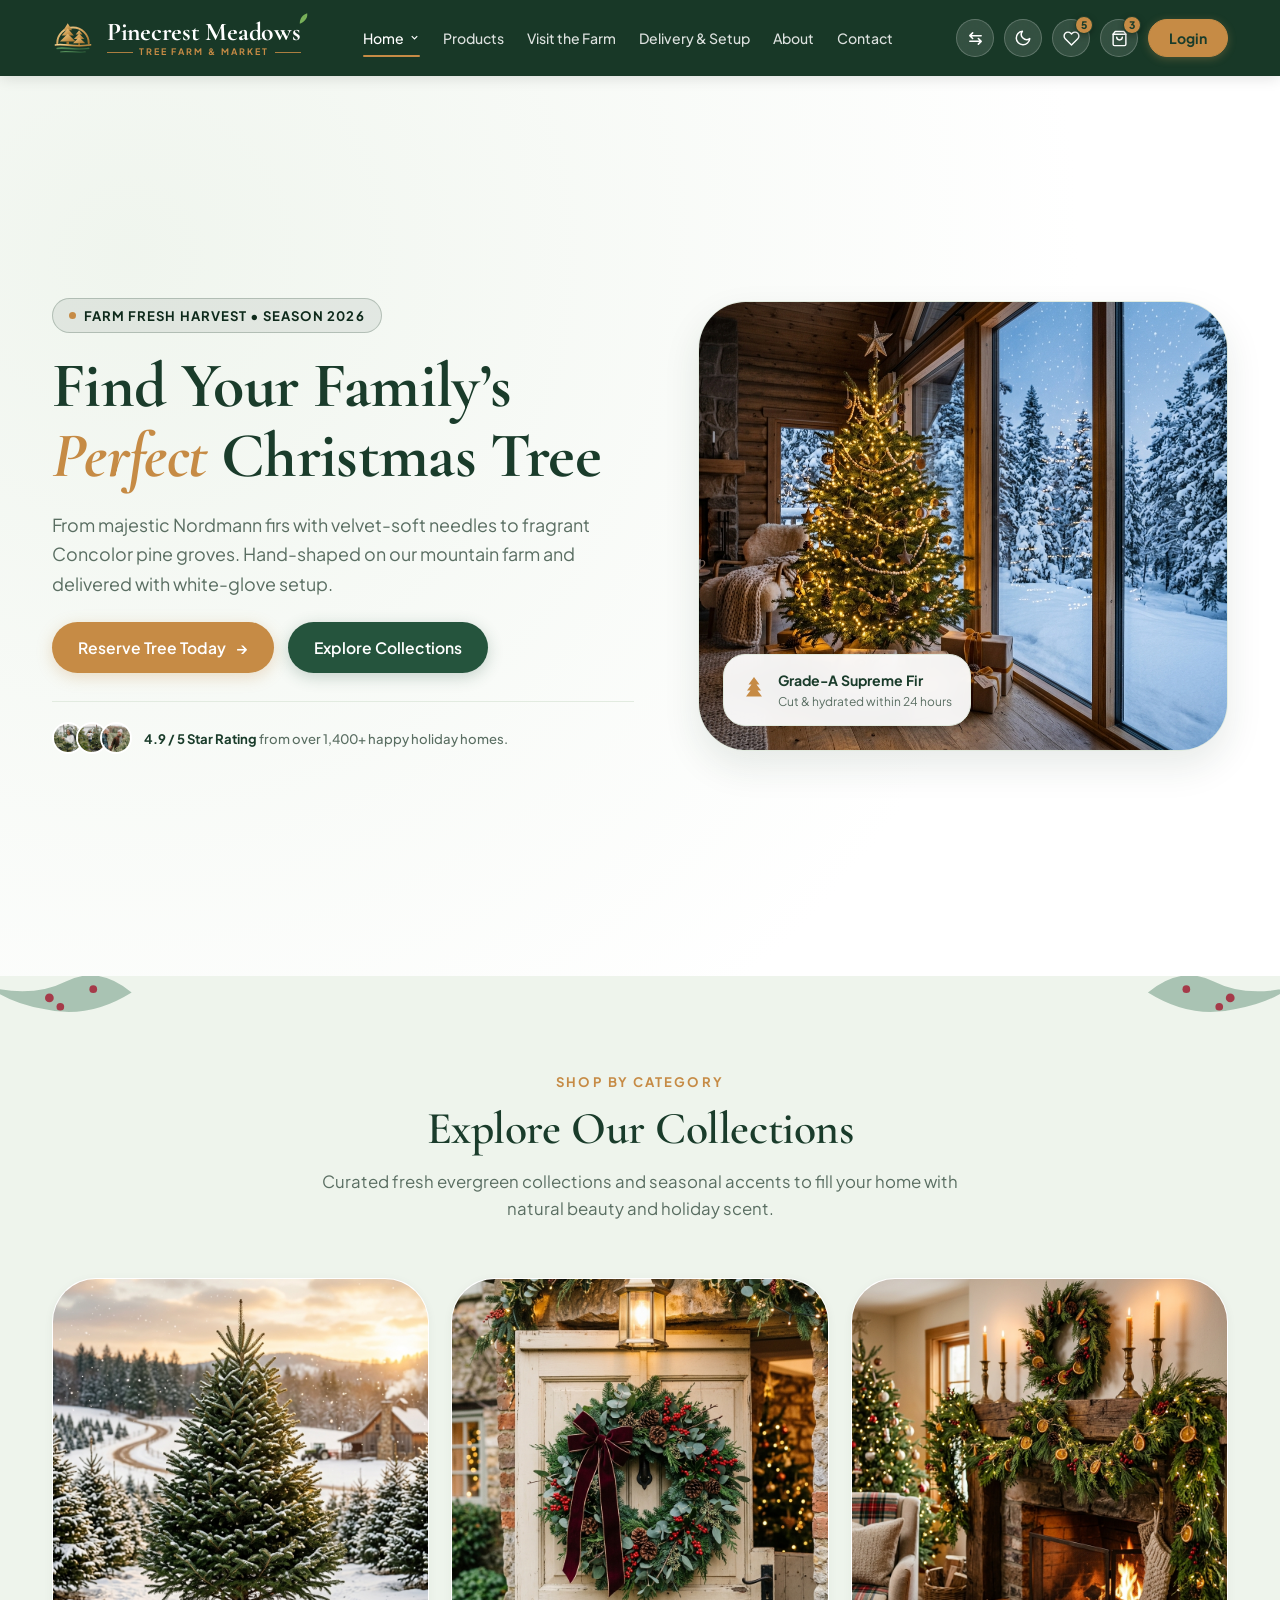
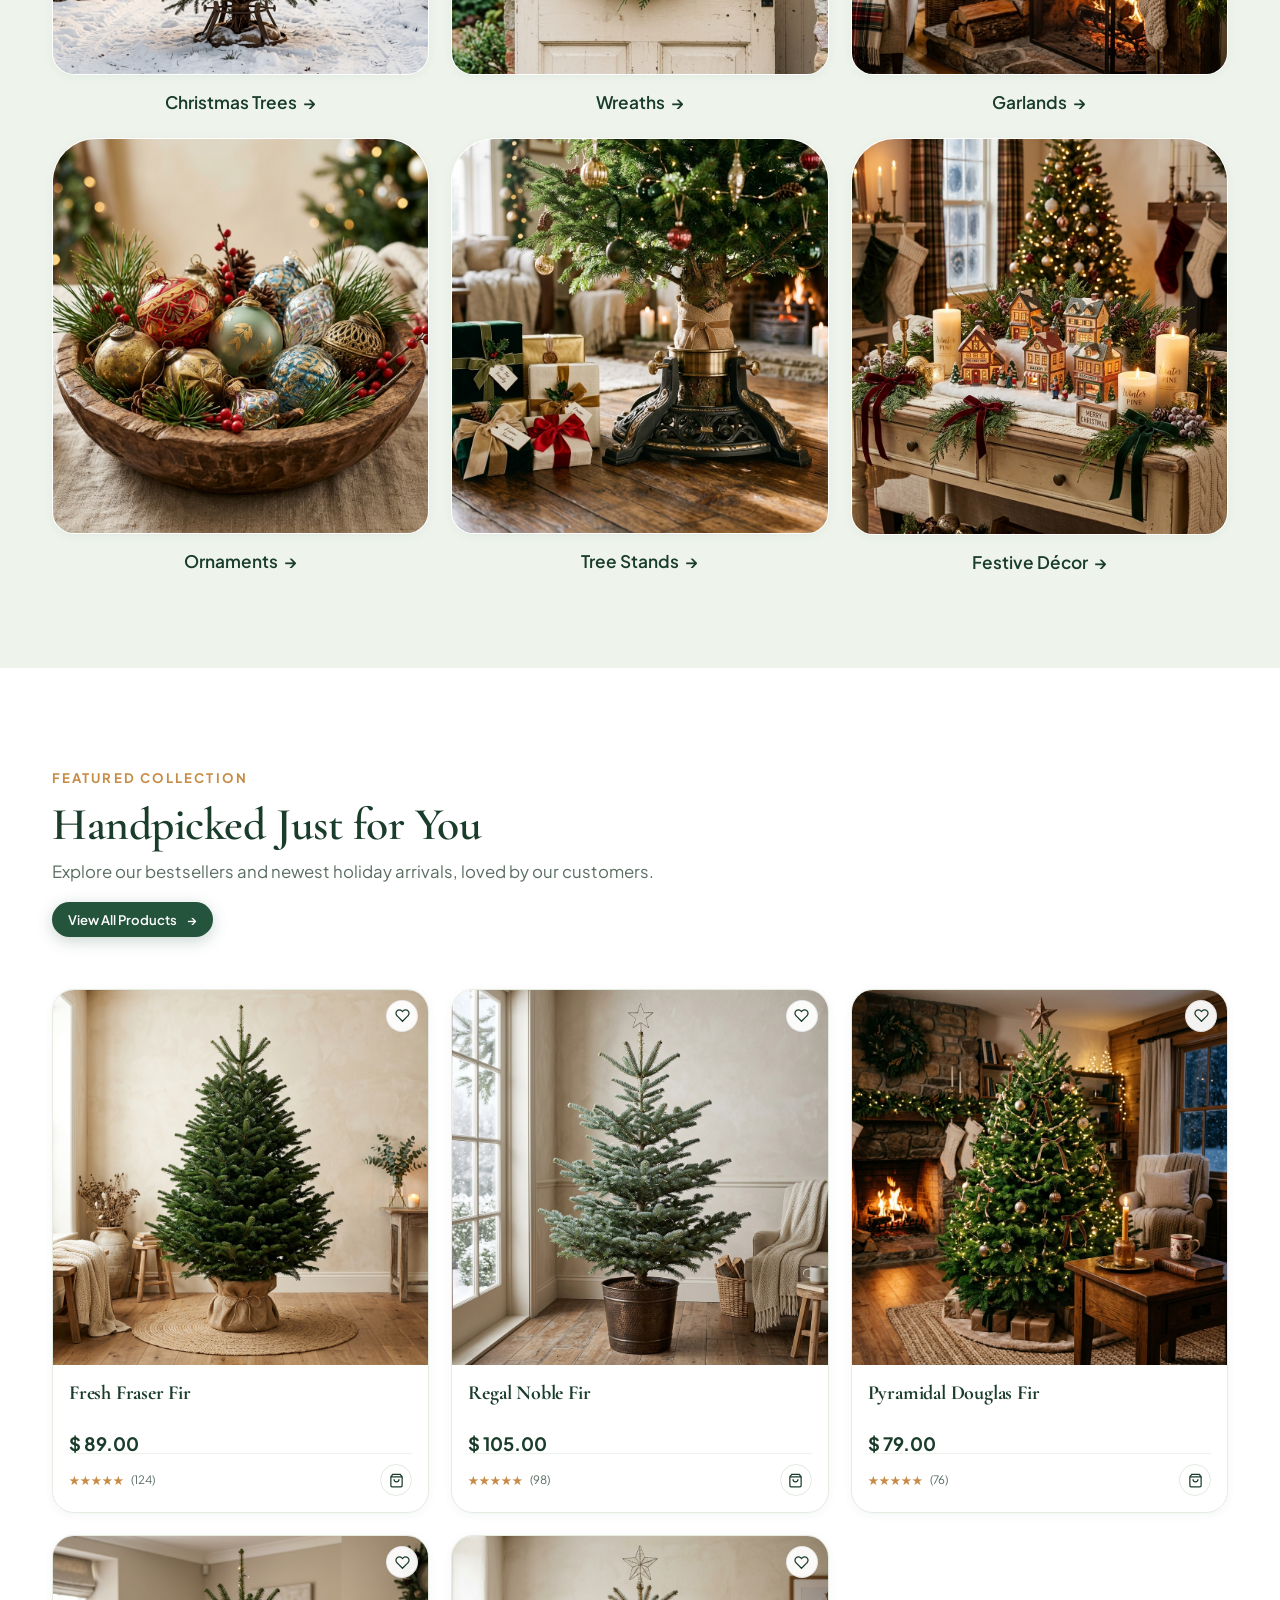
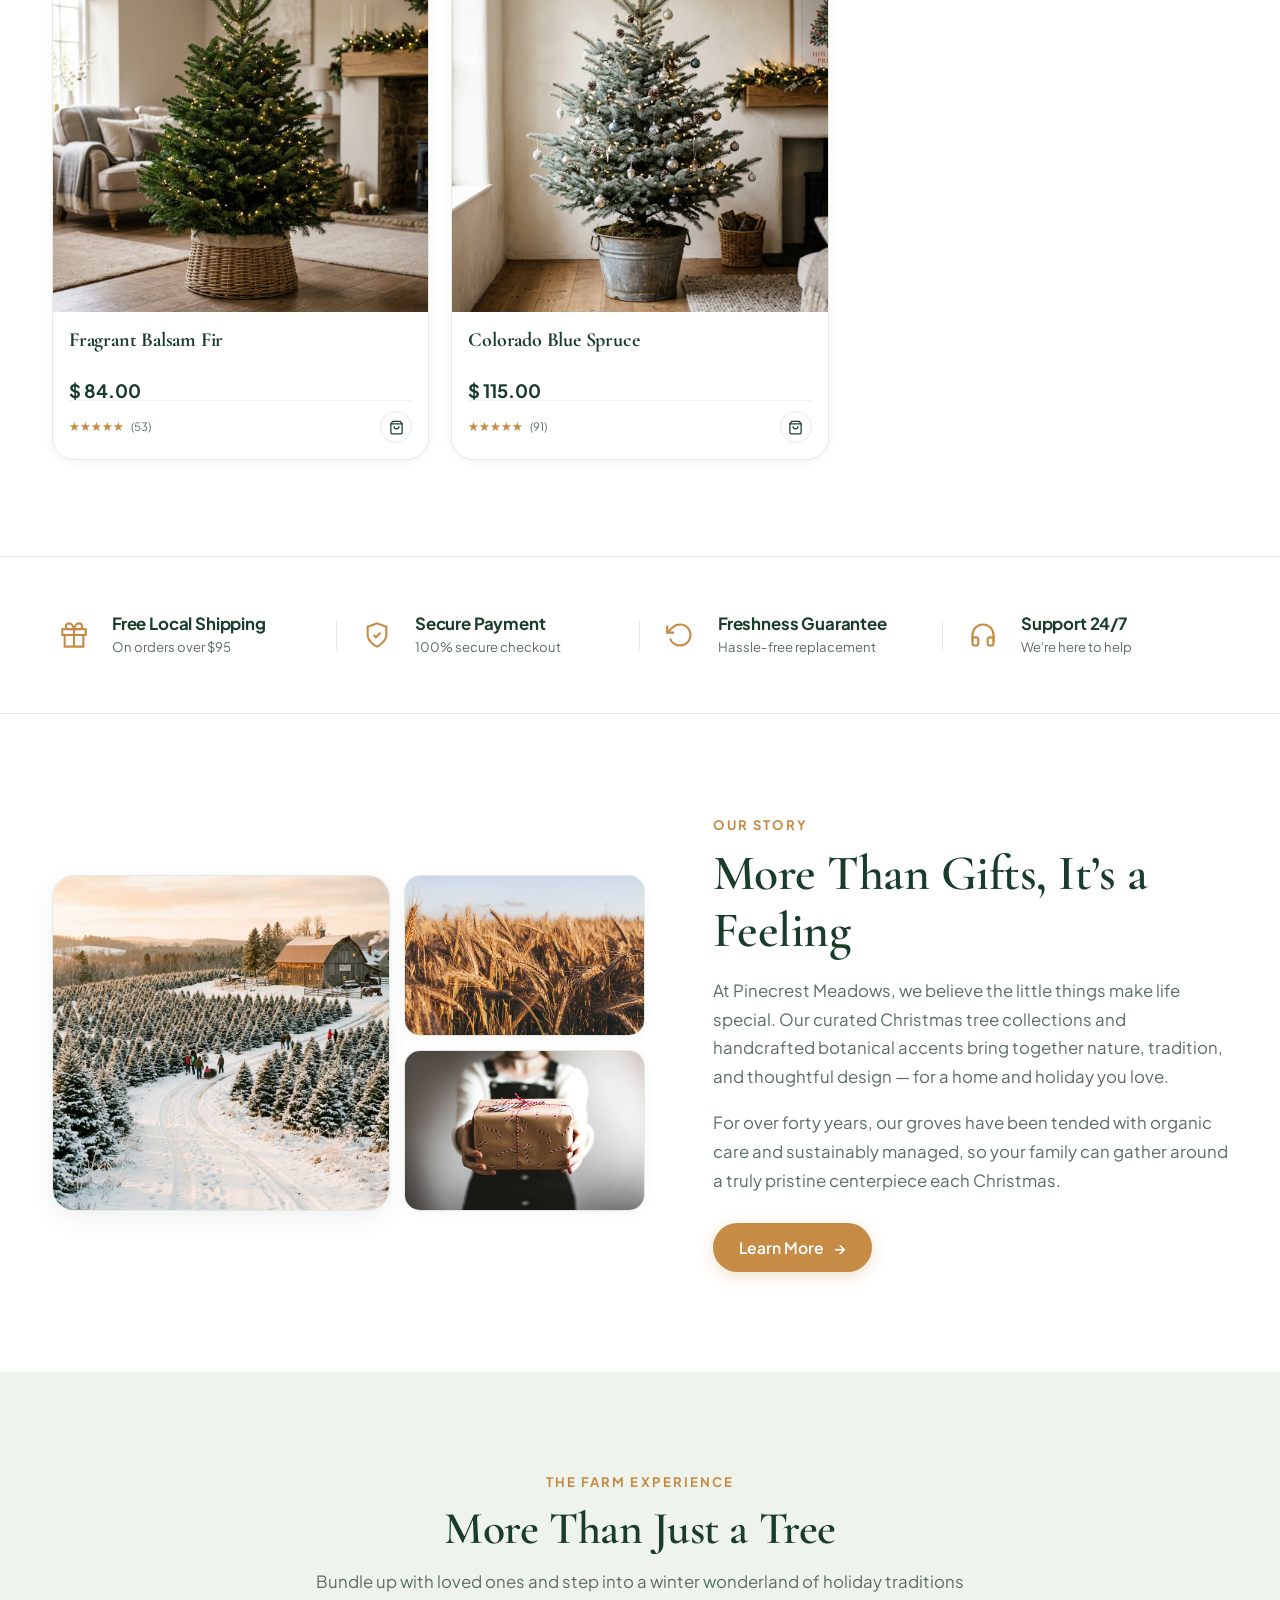
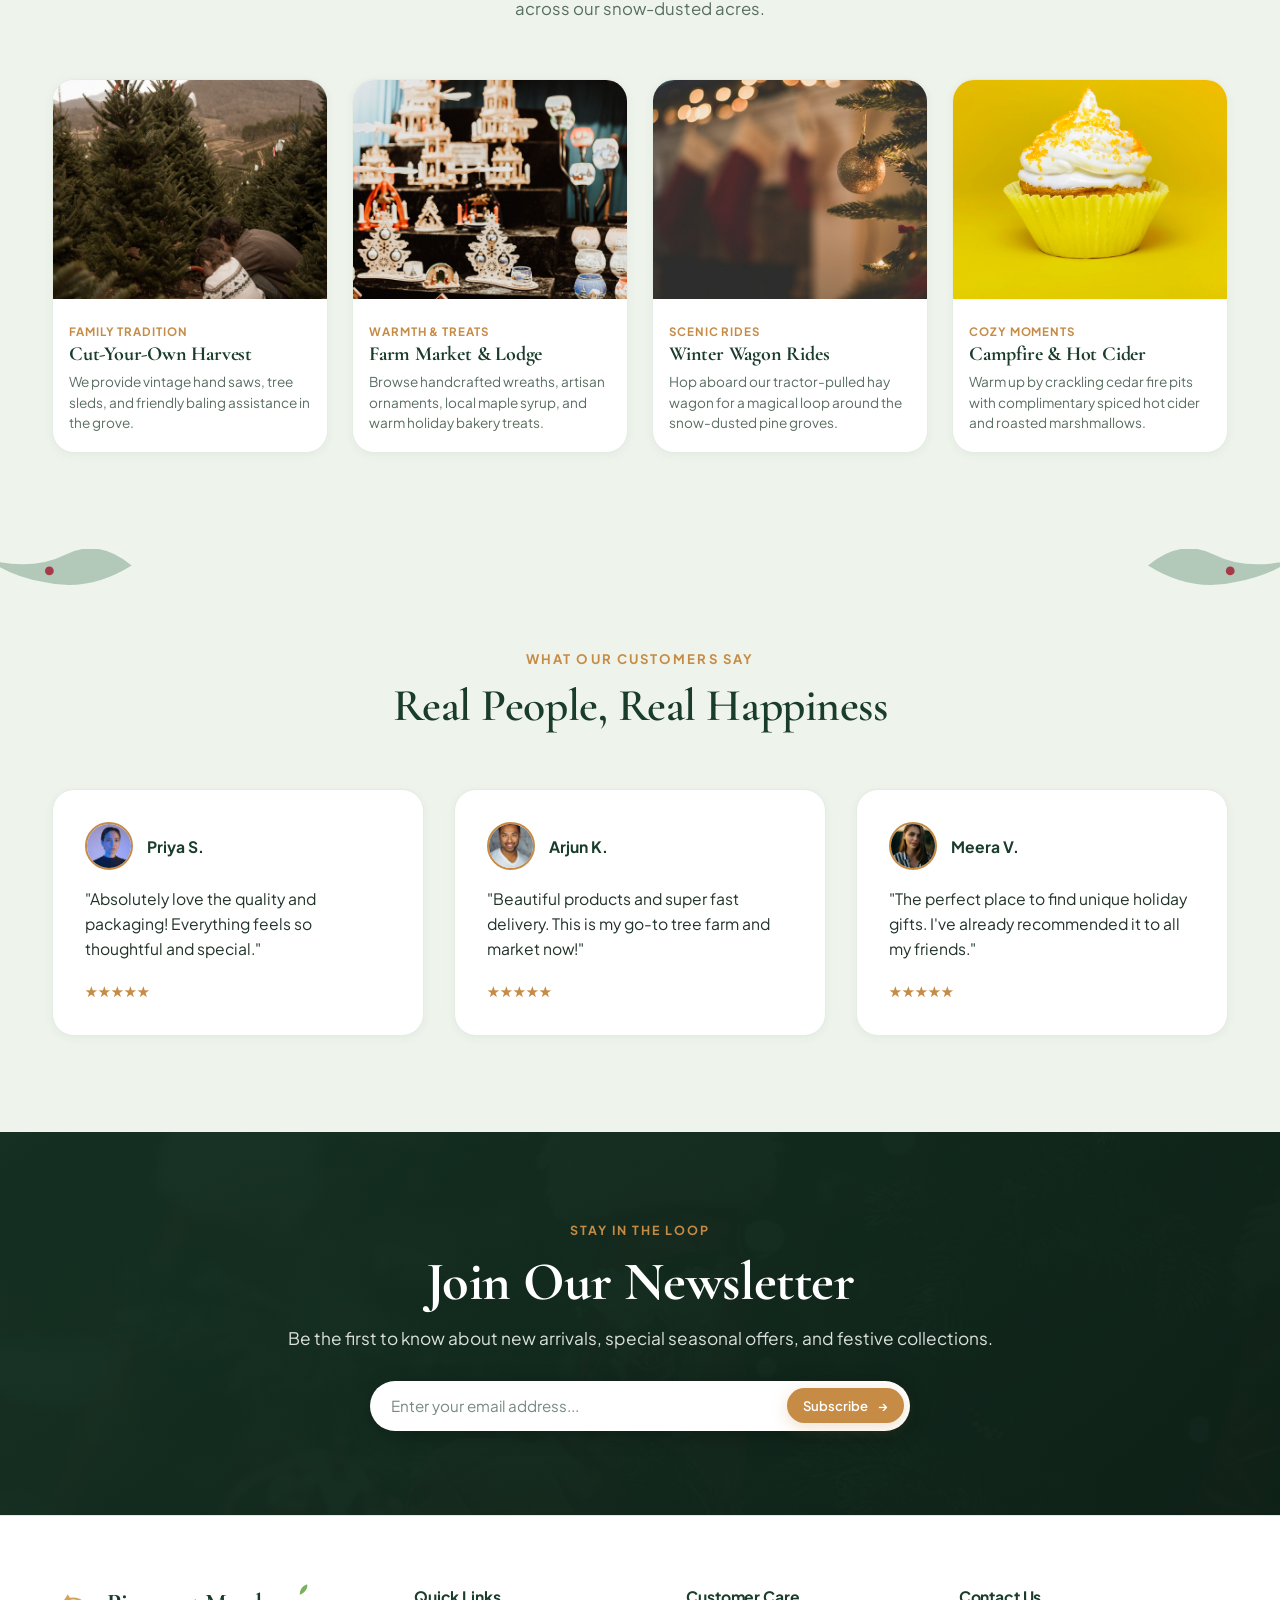
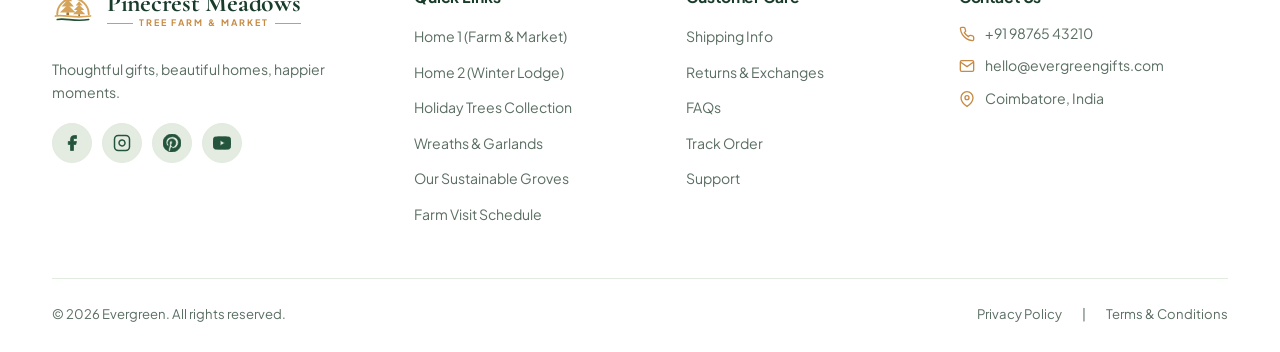
<file: index.html>
<!DOCTYPE html>
<html lang="en" dir="ltr" data-theme="light">
<head>
  <meta charset="UTF-8">
  <meta name="viewport" content="width=device-width, initial-scale=1.0, minimum-scale=1.0">
  <title>Pinecrest Meadows — Christmas Tree Farm & Holiday Market</title>
  <meta name="description" content="Discover fresh farm-grown Christmas trees, handcrafted pine wreaths, festive garlands, and artisan holiday decor at Pinecrest Meadows.">
  <meta name="keywords" content="Christmas tree farm, fresh cut trees, fraser fir, noble fir, wreaths, holiday garland, seasonal decor, winter farm experience">
  
  <!-- Favicon -->
  <link rel="icon" type="image/svg+xml" href="assets/images/favicon.svg">
  
  <!-- Stylesheet -->
  <link rel="stylesheet" href="assets/css/style.css">
</head>
<body>

  <!-- Attractive Holiday Page Preloader -->
  <div class="pm-page-loader" id="page-loader" aria-hidden="true">
    <div class="pm-loader-particles">
      <div class="pm-loader-particle"></div>
      <div class="pm-loader-particle"></div>
      <div class="pm-loader-particle"></div>
      <div class="pm-loader-particle"></div>
      <div class="pm-loader-particle"></div>
    </div>
    <div class="pm-loader-inner">
      <div class="pm-loader-emblem">
        <div class="pm-loader-ring"></div>
        <div class="pm-loader-ring-inner"></div>
        <div class="pm-loader-icon">
          <svg viewBox="0 0 24 24" fill="currentColor">
            <path d="M12 2L15 8H13L16 13H14L18 19H6L10 13H8L11 8H9L12 2Z"/>
            <rect x="11" y="19" width="2" height="3" fill="#D4A017"/>
            <polygon points="12,1 12.8,2.8 14.8,2.8 13.2,4 13.8,5.8 12,4.6 10.2,5.8 10.8,4 9.2,2.8 11.2,2.8" fill="#FFF3C4"/>
          </svg>
        </div>
      </div>
      <h2 class="pm-loader-title">Pinecrest Meadows</h2>
      <p class="pm-loader-subtitle">Fresh Evergreen Harvest &bull; Est. 1984</p>
      <div class="pm-loader-progress-track">
        <div class="pm-loader-progress-bar"></div>
      </div>
    </div>
  </div>

  <!-- ==========================================================================
       SITE HEADER (Deep Evergreen Navbar with Icons)
       ========================================================================== -->
  <header class="site-header" id="site-header">
    <div class="container">
      <nav class="navbar" aria-label="Main Navigation">
        
        <!-- Left: Brand Logo -->
        <a href="index.html" class="brand-logo" id="main-logo" aria-label="Pinecrest Meadows Tree Farm & Market">
          <div class="brand-emblem" aria-hidden="true">
            <svg width="42" height="42" viewBox="0 0 48 48" fill="none" xmlns="http://www.w3.org/2000/svg">
              <defs>
                <linearGradient id="treeGold" x1="0%" y1="0%" x2="100%" y2="100%">
                  <stop offset="0%" stop-color="#F6D799" />
                  <stop offset="50%" stop-color="#D4A359" />
                  <stop offset="100%" stop-color="#A27129" />
                </linearGradient>
                <linearGradient id="hillGreen" x1="0%" y1="0%" x2="100%" y2="100%">
                  <stop offset="0%" stop-color="#5B9760" />
                  <stop offset="100%" stop-color="#245132" />
                </linearGradient>
              </defs>
              <path d="M 6 30 A 18 18 0 1 1 42 30" stroke="url(#treeGold)" stroke-width="2.2" stroke-linecap="round" fill="none" />
              <path d="M 18 7 L 13 15 L 23 15 Z" fill="url(#treeGold)" />
              <path d="M 18 13 L 11 21 L 25 21 Z" fill="url(#treeGold)" />
              <path d="M 18 19 L 9 28 L 27 28 Z" fill="url(#treeGold)" />
              <rect x="16.5" y="28" width="3" height="3" fill="#A27129" />
              <path d="M 31 15 L 27 20 L 35 20 Z" fill="url(#treeGold)" />
              <path d="M 31 19 L 25 25 L 37 25 Z" fill="url(#treeGold)" />
              <path d="M 31 23 L 24 30 L 38 30 Z" fill="url(#treeGold)" />
              <rect x="30" y="30" width="2" height="2" fill="#A27129" />
              <path d="M 4 32 C 14 30, 24 35, 44 32" stroke="url(#treeGold)" stroke-width="2" stroke-linecap="round" fill="none" />
              <path d="M 6 36 C 16 34, 26 39, 42 36" stroke="url(#hillGreen)" stroke-width="1.8" stroke-linecap="round" fill="none" />
              <path d="M 10 40 C 18 38, 28 42, 38 40" stroke="url(#hillGreen)" stroke-width="1.4" stroke-linecap="round" fill="none" />
            </svg>
          </div>
          <div class="brand-text">
            <div class="brand-name">
              Pinecrest Meadow<span class="brand-leaf-wrap">s<svg class="brand-leaf-icon" viewBox="0 0 20 20" fill="currentColor"><path d="M3 17 C 8 16, 17 12, 17 3 C 10 4, 4 9, 3 17 Z M 7 13 C 11 9, 14 6, 14 6" fill="#78B159"/></svg></span>
            </div>
            <div class="brand-tagline">
              <span class="tagline-rule"></span>
              <span class="tagline-text">TREE FARM &amp; MARKET</span>
              <span class="tagline-rule"></span>
            </div>
          </div>
        </a>

        <!-- Center: Nav Menu -->
        <ul class="nav-menu" id="desktop-nav-menu">
          <li class="nav-item nav-item-dropdown">
            <a href="index.html" class="nav-link active" id="nav-home-link" aria-haspopup="true" aria-expanded="false">
              Home
              <svg width="11" height="11" viewBox="0 0 24 24" fill="none" stroke="currentColor" stroke-width="2.5"><polyline points="6 9 12 15 18 9"></polyline></svg>
            </a>
            <div class="dropdown-menu" aria-label="Home Pages Submenu">
              <a href="index.html" class="dropdown-link active">Home 1 (Farm &amp; Market)</a>
              <a href="home-2.html" class="dropdown-link">Home 2 (Winter Lodge)</a>
            </div>
          </li>
          <li class="nav-item">
            <a href="products.html" class="nav-link" id="nav-products-link">Products</a>
          </li>
          <li class="nav-item">
            <a href="visit-farm.html" class="nav-link" id="nav-visit-link">Visit the Farm</a>
          </li>
          <li class="nav-item">
            <a href="delivery-setup.html" class="nav-link" id="nav-delivery-link">Delivery &amp; Setup</a>
          </li>
          <li class="nav-item">
            <a href="about.html" class="nav-link" id="nav-about-link">About</a>
          </li>
          <li class="nav-item">
            <a href="contact.html" class="nav-link" id="nav-contact-link">Contact</a>
          </li>
        </ul>

        <!-- Right: Actions (RTL, Theme, Wishlist, Cart, Login, Hamburger) -->
        <div class="nav-actions">
          
          <!-- 1. RTL Toggle (⇄) -->
          <button class="nav-circle-btn" id="rtl-toggle" title="Switch RTL/LTR" aria-label="Toggle Direction">
            <svg width="17" height="17" viewBox="0 0 24 24" fill="none" stroke="currentColor" stroke-width="2.2" stroke-linecap="round" stroke-linejoin="round">
              <path d="M4 8h16M4 8l4-4M4 8l4 4M20 16H4m16 0l-4-4m4 4l-4 4"></path>
            </svg>
          </button>

          <!-- 2. Light / Dark Theme Toggle (🌙) -->
          <button class="nav-circle-btn" id="theme-toggle" title="Switch Theme" aria-label="Toggle Theme">
            <svg width="17" height="17" viewBox="0 0 24 24" fill="none" stroke="currentColor" stroke-width="2" stroke-linecap="round" stroke-linejoin="round">
              <path d="M21 12.79A9 9 0 1 1 11.21 3 7 7 0 0 0 21 12.79z"></path>
            </svg>
          </button>

          <!-- 3. Wishlist Button (♡ 5) -->
          <a href="wishlist.html" class="nav-circle-btn" id="wishlist-btn" title="Saved Favorites" aria-label="View Wishlist">
            <svg width="17" height="17" viewBox="0 0 24 24" fill="none" stroke="currentColor" stroke-width="2" stroke-linecap="round" stroke-linejoin="round">
              <path d="M20.84 4.61a5.5 5.5 0 0 0-7.78 0L12 5.67l-1.06-1.06a5.5 5.5 0 0 0-7.78 7.78l1.06 1.06L12 21.23l7.78-7.78 1.06-1.06a5.5 5.5 0 0 0 0-7.78z"></path>
            </svg>
            <span class="nav-badge" id="wishlist-count-badge">5</span>
          </a>

          <!-- 4. Cart Button (🛍 3) -->
          <a href="cart.html" class="nav-circle-btn" id="cart-btn" title="View Basket" aria-label="View Shopping Basket">
            <svg width="17" height="17" viewBox="0 0 24 24" fill="none" stroke="currentColor" stroke-width="2" stroke-linecap="round" stroke-linejoin="round">
              <path d="M6 2L3 6v14a2 2 0 0 0 2 2h14a2 2 0 0 0 2-2V6l-3-4z"></path>
              <line x1="3" y1="6" x2="21" y2="6"></line>
              <path d="M16 10a4 4 0 0 1-8 0"></path>
            </svg>
            <span class="nav-badge cart-badge" id="cart-count-badge">3</span>
          </a>

          <!-- 5. Login Pill Button -->
          <a href="login.html" class="nav-pill-btn nav-login-pill" id="nav-login-btn">
            Login
          </a>

          <!-- Mobile Hamburger -->
          <button class="hamburger-btn" id="hamburger-btn" aria-label="Toggle Mobile Menu" aria-expanded="false" aria-controls="mobile-drawer">
            <span></span>
            <span></span>
            <span></span>
          </button>
        </div>

      </nav>
    </div>
  </header>

  <!-- Mobile Drawer Backdrop -->
  <div class="drawer-backdrop" id="drawer-backdrop"></div>

  <!-- Mobile Navigation Drawer -->
  <aside class="mobile-drawer" id="mobile-drawer" aria-label="Mobile Navigation Menu">
    <div class="drawer-header">
      <a href="index.html" class="brand-logo" aria-label="Pinecrest Meadows Tree Farm & Market">
        <div class="brand-emblem" aria-hidden="true">
          <svg width="36" height="36" viewBox="0 0 48 48" fill="none" xmlns="http://www.w3.org/2000/svg">
            <path d="M 6 30 A 18 18 0 1 1 42 30" stroke="#D4A359" stroke-width="2.2" stroke-linecap="round" fill="none" />
            <path d="M 18 7 L 13 15 L 23 15 Z" fill="#D4A359" />
            <path d="M 18 13 L 11 21 L 25 21 Z" fill="#D4A359" />
            <path d="M 18 19 L 9 28 L 27 28 Z" fill="#D4A359" />
            <rect x="16.5" y="28" width="3" height="3" fill="#A27129" />
            <path d="M 31 15 L 27 20 L 35 20 Z" fill="#D4A359" />
            <path d="M 31 19 L 25 25 L 37 25 Z" fill="#D4A359" />
            <path d="M 31 23 L 24 30 L 38 30 Z" fill="#D4A359" />
            <rect x="30" y="30" width="2" height="2" fill="#A27129" />
            <path d="M 4 32 C 14 30, 24 35, 44 32" stroke="#D4A359" stroke-width="2" stroke-linecap="round" fill="none" />
            <path d="M 6 36 C 16 34, 26 39, 42 36" stroke="#5B9760" stroke-width="1.8" stroke-linecap="round" fill="none" />
          </svg>
        </div>
        <div class="brand-text">
          <div class="brand-name">Pinecrest Meadows</div>
          <div class="brand-tagline">
            <span class="tagline-rule"></span>
            <span class="tagline-text">TREE FARM &amp; MARKET</span>
            <span class="tagline-rule"></span>
          </div>
        </div>
      </a>
      <button class="drawer-close-btn" id="drawer-close-btn" aria-label="Close menu">
        <svg width="20" height="20" viewBox="0 0 24 24" fill="none" stroke="currentColor" stroke-width="2" stroke-linecap="round" stroke-linejoin="round">
          <line x1="18" y1="6" x2="6" y2="18"></line>
          <line x1="6" y1="6" x2="18" y2="18"></line>
        </svg>
      </button>
    </div>

    <div class="drawer-quick-actions">
      <button class="nav-circle-btn rtl-toggle-btn" title="Switch RTL/LTR" aria-label="Toggle Direction">
        <svg width="17" height="17" viewBox="0 0 24 24" fill="none" stroke="currentColor" stroke-width="2" stroke-linecap="round" stroke-linejoin="round">
          <polyline points="16 3 21 8 16 13"></polyline>
          <line x1="21" y1="8" x2="9" y2="8"></line>
          <polyline points="8 21 3 16 8 11"></polyline>
          <line x1="3" y1="16" x2="15" y2="16"></line>
        </svg>
      </button>
      <button class="nav-circle-btn theme-toggle-btn" title="Switch Theme" aria-label="Toggle Theme">
        <svg width="17" height="17" viewBox="0 0 24 24" fill="none" stroke="currentColor" stroke-width="2" stroke-linecap="round" stroke-linejoin="round">
          <path d="M21 12.79A9 9 0 1 1 11.21 3 7 7 0 0 0 21 12.79z"></path>
        </svg>
      </button>
      <a href="wishlist.html" class="nav-circle-btn" title="Saved Favorites" aria-label="View Wishlist">
        <svg width="17" height="17" viewBox="0 0 24 24" fill="none" stroke="currentColor" stroke-width="2" stroke-linecap="round" stroke-linejoin="round">
          <path d="M20.84 4.61a5.5 5.5 0 0 0-7.78 0L12 5.67l-1.06-1.06a5.5 5.5 0 0 0-7.78 7.78l1.06 1.06L12 21.23l7.78-7.78 1.06-1.06a5.5 5.5 0 0 0 0-7.78z"></path>
        </svg>
        <span class="nav-badge">5</span>
      </a>
      <a href="cart.html" class="nav-circle-btn" title="View Basket" aria-label="View Shopping Basket">
        <svg width="17" height="17" viewBox="0 0 24 24" fill="none" stroke="currentColor" stroke-width="2" stroke-linecap="round" stroke-linejoin="round">
          <path d="M6 2L3 6v14a2 2 0 0 0 2 2h14a2 2 0 0 0 2-2V6l-3-4z"></path>
          <line x1="3" y1="6" x2="21" y2="6"></line>
          <path d="M16 10a4 4 0 0 1-8 0"></path>
        </svg>
        <span class="nav-badge cart-badge">3</span>
      </a>
    </div>

    <nav class="drawer-links">
      <div class="drawer-link-group">
        <span class="drawer-link active">
          Home
          <svg width="14" height="14" viewBox="0 0 24 24" fill="none" stroke="currentColor" stroke-width="2"><polyline points="6 9 12 15 18 9"></polyline></svg>
        </span>
        <div class="drawer-sublinks">
          <a href="index.html" class="drawer-sublink active">Home 1 (Farm &amp; Market)</a>
          <a href="home-2.html" class="drawer-sublink">Home 2 (Winter Lodge)</a>
        </div>
      </div>
      <a href="products.html" class="drawer-link">Products</a>
      <a href="visit-farm.html" class="drawer-link">Visit the Farm</a>
      <a href="delivery-setup.html" class="drawer-link">Delivery &amp; Setup</a>
      <a href="about.html" class="drawer-link">About</a>
      <a href="contact.html" class="drawer-link">Contact</a>
      <div style="display:flex; gap:10px; margin-top:10px; padding:4px 0;">
        <a href="login.html" class="nav-pill-btn nav-login-pill" style="flex:1; text-align:center;">Login</a>
        <a href="register.html" class="nav-pill-btn nav-signup-pill" style="flex:1; text-align:center;">Sign Up</a>
      </div>
    </nav>

    <div class="drawer-footer">
      <div style="font-size:0.8rem; color:var(--text-muted); text-align:center; padding: 4px 0;">
        🌲 Open Daily 9 AM – 7 PM • 📞 (555) 789-2425
      </div>
    </div>
  </aside>

  <!-- Main Content Flow (8 Sections) -->
  <main id="main-content">

    <!-- ==========================================================================
         SECTION 1 — SPLIT-SCREEN HOLIDAY HERO
         ========================================================================== -->
    <section class="h2-hero-section" id="hero">
      <div class="container">
        <div class="h2-hero-grid">
          
          <!-- Left: Text & Pill Selectors -->
          <div class="h2-hero-content">
            <div class="h2-badge-strip">
              <span class="dot"></span>
              <span>Farm Fresh Harvest &bull; Season 2026</span>
            </div>
            
            <h1 class="h2-hero-title">
              Find Your Family’s <span class="highlight">Perfect</span> Christmas Tree
            </h1>
            
            <p class="h2-hero-desc">
              From majestic Nordmann firs with velvet-soft needles to fragrant Concolor pine groves. Hand-shaped on our mountain farm and delivered with white-glove setup.
            </p>

            <div class="hero-btn-group h2-hero-btn-group">
              <a href="products.html" class="btn btn-caramel btn-arrow">
                <span>Reserve Tree Today</span>
                <span class="btn-arrow">&rarr;</span>
              </a>
              <a href="#categories" class="btn btn-forest">
                <span>Explore Collections</span>
              </a>
            </div>

            <div class="h2-trust-badge">
              <div class="trust-avatar-group">
                <img src="assets/images/avatars/customer-1.jpg" alt="Verified family customer" width="32" height="32">
                <img src="assets/images/avatars/customer-2.jpg" alt="Verified family customer" width="32" height="32">
                <img src="assets/images/avatars/customer-3.jpg" alt="Verified family customer" width="32" height="32">
              </div>
              <div class="trust-text">
                <strong>4.9 / 5 Star Rating</strong> from over 1,400+ happy holiday homes.
              </div>
            </div>

          </div>

          <!-- Right: Curved Split Frame Media -->
          <div class="h2-hero-media">
            <div class="h2-hero-img-frame">
              <img src="assets/images/home2/h2-hero-split.jpg" alt="Lush decorated Nordmann fir Christmas tree glowing in winter lodge cabin" width="700" height="600" loading="eager">
              
              <!-- Floating Tag -->
              <div class="h2-live-tag">
                <div style="color:var(--caramel-gold);">
                  <svg width="24" height="24" viewBox="0 0 24 24" fill="currentColor"><path d="M12 2L6.5 9.5H9.5L5 15.5H8.5L4 21.5H20L15.5 15.5H19L14.5 9.5H17.5L12 2Z"/></svg>
                </div>
                <div>
                  <div style="font-weight:700; font-size:0.88rem; color:var(--text-heading);">Grade-A Supreme Fir</div>
                  <div style="font-size:0.75rem; color:var(--text-muted);">Cut &amp; hydrated within 24 hours</div>
                </div>
              </div>

            </div>
          </div>

        </div>
      </div>
    </section>

    <!-- ==========================================================================
         SECTION 2 — SHOP BY CATEGORY ("Explore Our Collections")
         ========================================================================== -->
    <section class="categories-section" id="categories">
      
      <!-- Botanical Pine Flourishes -->
      <svg class="botanical-corner corner-top-left" viewBox="0 0 140 100" fill="none">
        <path d="M-10 10 Q30 20 60 5 Q90 -10 120 15 Q80 40 40 30 Q10 25 -10 10Z" fill="#316B4E" opacity="0.4"/>
        <circle cx="45" cy="20" r="4" fill="#9E2638"/>
        <circle cx="55" cy="28" r="3.5" fill="#9E2638"/>
        <circle cx="85" cy="12" r="3.5" fill="#9E2638"/>
      </svg>
      <svg class="botanical-corner corner-top-right" viewBox="0 0 140 100" fill="none">
        <path d="M150 10 Q110 20 80 5 Q50 -10 20 15 Q60 40 100 30 Q130 25 150 10Z" fill="#316B4E" opacity="0.4"/>
        <circle cx="95" cy="20" r="4" fill="#9E2638"/>
        <circle cx="85" cy="28" r="3.5" fill="#9E2638"/>
        <circle cx="55" cy="12" r="3.5" fill="#9E2638"/>
      </svg>

      <div class="container">
        
        <div class="section-header">
          <span class="eyebrow">SHOP BY CATEGORY</span>
          <h2 class="section-title">Explore Our Collections</h2>
          <p class="section-subtitle">
            Curated fresh evergreen collections and seasonal accents to fill your home with natural beauty and holiday scent.
          </p>
        </div>

        <div class="category-grid">
          
          <!-- Category 1: Christmas Trees -->
          <a href="products.html" class="category-card" id="cat-card-1">
            <div class="category-img-box">
              <img src="assets/images/home1/cat-trees.jpg" alt="Natural fresh Christmas tree standing in winter farm snow" width="300" height="300" loading="lazy">
            </div>
            <div class="category-info">
              <span>Christmas Trees</span>
              <span class="category-arrow">&rarr;</span>
            </div>
          </a>

          <!-- Category 2: Wreaths -->
          <a href="products.html" class="category-card" id="cat-card-2">
            <div class="category-img-box">
              <img src="assets/images/home1/cat-wreaths.jpg" alt="Handcrafted noble fir holiday wreath with berries and burgundy velvet ribbon" width="300" height="300" loading="lazy">
            </div>
            <div class="category-info">
              <span>Wreaths</span>
              <span class="category-arrow">&rarr;</span>
            </div>
          </a>

          <!-- Category 3: Garlands -->
          <a href="products.html" class="category-card" id="cat-card-3">
            <div class="category-img-box">
              <img src="assets/images/home1/cat-garlands.jpg" alt="Fresh pine and cedar holiday garland on rustic fireplace mantle with fairy lights" width="300" height="300" loading="lazy">
            </div>
            <div class="category-info">
              <span>Garlands</span>
              <span class="category-arrow">&rarr;</span>
            </div>
          </a>

          <!-- Category 4: Ornaments -->
          <a href="products.html" class="category-card" id="cat-card-4">
            <div class="category-img-box">
              <img src="assets/images/home1/cat-ornaments.jpg" alt="Artisan glass and brass Christmas baubles and holiday ornaments in wooden bowl" width="300" height="300" loading="lazy">
            </div>
            <div class="category-info">
              <span>Ornaments</span>
              <span class="category-arrow">&rarr;</span>
            </div>
          </a>

          <!-- Category 5: Tree Stands -->
          <a href="products.html" class="category-card" id="cat-card-5">
            <div class="category-img-box">
              <img src="assets/images/home1/cat-stands.jpg" alt="Heavy duty cast iron antique brass Christmas tree stand holding evergreen trunk" width="300" height="300" loading="lazy">
            </div>
            <div class="category-info">
              <span>Tree Stands</span>
              <span class="category-arrow">&rarr;</span>
            </div>
          </a>

          <!-- Category 6: Holiday Decor -->
          <a href="products.html" class="category-card" id="cat-card-6">
            <div class="category-img-box">
              <img src="assets/images/home1/cat-decor.jpg" alt="Glowing ceramic village houses and scented candles holiday tabletop decor" width="300" height="300" loading="lazy">
            </div>
            <div class="category-info">
              <span>Festive Décor</span>
              <span class="category-arrow">&rarr;</span>
            </div>
          </a>

        </div>

      </div>
    </section>

    <!-- ==========================================================================
         SECTION 3 — FEATURED COLLECTION ("Handpicked Just for You")
         ========================================================================== -->
    <section class="featured-trees-section" id="products">
      <div class="container">
        
        <div class="featured-header-wrapper">
          <div class="featured-header-left">
            <span class="eyebrow">FEATURED COLLECTION</span>
            <h2 class="section-title" style="margin-bottom:6px;">Handpicked Just for You</h2>
            <p class="section-subtitle">
              Explore our bestsellers and newest holiday arrivals, loved by our customers.
            </p>
            <div style="margin-top:16px;">
              <a href="products.html" class="btn btn-forest btn-sm btn-arrow">
                <span>View All Products</span>
                <span class="btn-arrow">&rarr;</span>
              </a>
            </div>
          </div>
          <div class="featured-header-right">
          </div>
        </div>

        <div class="products-grid">
          
          <!-- Product 1: Fraser Fir -->
          <article class="product-card" id="prod-fraser">
            <div class="product-img-box">
              <button class="product-fav-btn" title="Add to Wishlist" aria-label="Add Fraser Fir to Wishlist">
                <svg width="15" height="15" viewBox="0 0 24 24" fill="none" stroke="currentColor" stroke-width="2"><path d="M20.84 4.61a5.5 5.5 0 0 0-7.78 0L12 5.67l-1.06-1.06a5.5 5.5 0 0 0-7.78 7.78l1.06 1.06L12 21.23l7.78-7.78 1.06-1.06a5.5 5.5 0 0 0 0-7.78z"></path></svg>
              </button>
              <img src="assets/images/home1/prod-fraser-fir.jpg" alt="Premium Fraser Fir Christmas tree standing indoors in woven planter" width="300" height="300" loading="lazy">
            </div>
            <div class="product-body">
              <h3 class="product-title">Fresh Fraser Fir</h3>
              <div class="product-price">$ 89.00</div>
              <div class="product-footer">
                <div class="product-rating">
                  <span>★★★★★</span>
                  <span class="review-count">(124)</span>
                </div>
                <button class="product-action-btn" title="Add Fraser Fir to Basket" aria-label="Add Fraser Fir to basket">
                  <svg width="15" height="15" viewBox="0 0 24 24" fill="none" stroke="currentColor" stroke-width="2"><path d="M6 2L3 6v14a2 2 0 0 0 2 2h14a2 2 0 0 0 2-2V6l-3-4z"></path><line x1="3" y1="6" x2="21" y2="6"></line><path d="M16 10a4 4 0 0 1-8 0"></path></svg>
                </button>
              </div>
            </div>
          </article>

          <!-- Product 2: Noble Fir -->
          <article class="product-card" id="prod-noble">
            <div class="product-img-box">
              <button class="product-fav-btn" title="Add to Wishlist" aria-label="Add Noble Fir to Wishlist">
                <svg width="15" height="15" viewBox="0 0 24 24" fill="none" stroke="currentColor" stroke-width="2"><path d="M20.84 4.61a5.5 5.5 0 0 0-7.78 0L12 5.67l-1.06-1.06a5.5 5.5 0 0 0-7.78 7.78l1.06 1.06L12 21.23l7.78-7.78 1.06-1.06a5.5 5.5 0 0 0 0-7.78z"></path></svg>
              </button>
              <img src="assets/images/home1/prod-noble-fir.jpg" alt="Noble Fir Christmas tree with tiered horizontal branches in bronze planter" width="300" height="300" loading="lazy">
            </div>
            <div class="product-body">
              <h3 class="product-title">Regal Noble Fir</h3>
              <div class="product-price">$ 105.00</div>
              <div class="product-footer">
                <div class="product-rating">
                  <span>★★★★★</span>
                  <span class="review-count">(98)</span>
                </div>
                <button class="product-action-btn" title="Add Noble Fir to Basket" aria-label="Add Noble Fir to basket">
                  <svg width="15" height="15" viewBox="0 0 24 24" fill="none" stroke="currentColor" stroke-width="2"><path d="M6 2L3 6v14a2 2 0 0 0 2 2h14a2 2 0 0 0 2-2V6l-3-4z"></path><line x1="3" y1="6" x2="21" y2="6"></line><path d="M16 10a4 4 0 0 1-8 0"></path></svg>
                </button>
              </div>
            </div>
          </article>

          <!-- Product 3: Douglas Fir -->
          <article class="product-card" id="prod-douglas">
            <div class="product-img-box">
              <button class="product-fav-btn" title="Add to Wishlist" aria-label="Add Douglas Fir to Wishlist">
                <svg width="15" height="15" viewBox="0 0 24 24" fill="none" stroke="currentColor" stroke-width="2"><path d="M20.84 4.61a5.5 5.5 0 0 0-7.78 0L12 5.67l-1.06-1.06a5.5 5.5 0 0 0-7.78 7.78l1.06 1.06L12 21.23l7.78-7.78 1.06-1.06a5.5 5.5 0 0 0 0-7.78z"></path></svg>
              </button>
              <img src="assets/images/home1/prod-douglas-fir.jpg" alt="Lush pyramidal Douglas Fir Christmas tree beside cozy fireplace" width="300" height="300" loading="lazy">
            </div>
            <div class="product-body">
              <h3 class="product-title">Pyramidal Douglas Fir</h3>
              <div class="product-price">$ 79.00</div>
              <div class="product-footer">
                <div class="product-rating">
                  <span>★★★★★</span>
                  <span class="review-count">(76)</span>
                </div>
                <button class="product-action-btn" title="Add Douglas Fir to Basket" aria-label="Add Douglas Fir to basket">
                  <svg width="15" height="15" viewBox="0 0 24 24" fill="none" stroke="currentColor" stroke-width="2"><path d="M6 2L3 6v14a2 2 0 0 0 2 2h14a2 2 0 0 0 2-2V6l-3-4z"></path><line x1="3" y1="6" x2="21" y2="6"></line><path d="M16 10a4 4 0 0 1-8 0"></path></svg>
                </button>
              </div>
            </div>
          </article>

          <!-- Product 4: Balsam Fir -->
          <article class="product-card" id="prod-balsam">
            <div class="product-img-box">
              <button class="product-fav-btn" title="Add to Wishlist" aria-label="Add Balsam Fir to Wishlist">
                <svg width="15" height="15" viewBox="0 0 24 24" fill="none" stroke="currentColor" stroke-width="2"><path d="M20.84 4.61a5.5 5.5 0 0 0-7.78 0L12 5.67l-1.06-1.06a5.5 5.5 0 0 0-7.78 7.78l1.06 1.06L12 21.23l7.78-7.78 1.06-1.06a5.5 5.5 0 0 0 0-7.78z"></path></svg>
              </button>
              <img src="assets/images/home1/prod-balsam-fir.jpg" alt="Fragrant Balsam Fir Christmas tree in natural wicker basket base" width="300" height="300" loading="lazy">
            </div>
            <div class="product-body">
              <h3 class="product-title">Fragrant Balsam Fir</h3>
              <div class="product-price">$ 84.00</div>
              <div class="product-footer">
                <div class="product-rating">
                  <span>★★★★★</span>
                  <span class="review-count">(53)</span>
                </div>
                <button class="product-action-btn" title="Add Balsam Fir to Basket" aria-label="Add Balsam Fir to basket">
                  <svg width="15" height="15" viewBox="0 0 24 24" fill="none" stroke="currentColor" stroke-width="2"><path d="M6 2L3 6v14a2 2 0 0 0 2 2h14a2 2 0 0 0 2-2V6l-3-4z"></path><line x1="3" y1="6" x2="21" y2="6"></line><path d="M16 10a4 4 0 0 1-8 0"></path></svg>
                </button>
              </div>
            </div>
          </article>

          <!-- Product 5: Blue Spruce -->
          <article class="product-card" id="prod-spruce">
            <div class="product-img-box">
              <button class="product-fav-btn" title="Add to Wishlist" aria-label="Add Blue Spruce to Wishlist">
                <svg width="15" height="15" viewBox="0 0 24 24" fill="none" stroke="currentColor" stroke-width="2"><path d="M20.84 4.61a5.5 5.5 0 0 0-7.78 0L12 5.67l-1.06-1.06a5.5 5.5 0 0 0-7.78 7.78l1.06 1.06L12 21.23l7.78-7.78 1.06-1.06a5.5 5.5 0 0 0 0-7.78z"></path></svg>
              </button>
              <img src="assets/images/home1/prod-blue-spruce.jpg" alt="Majestic Colorado Blue Spruce Christmas tree with shimmering silvery-blue foliage" width="300" height="300" loading="lazy">
            </div>
            <div class="product-body">
              <h3 class="product-title">Colorado Blue Spruce</h3>
              <div class="product-price">$ 115.00</div>
              <div class="product-footer">
                <div class="product-rating">
                  <span>★★★★★</span>
                  <span class="review-count">(91)</span>
                </div>
                <button class="product-action-btn" title="Add Blue Spruce to Basket" aria-label="Add Colorado Blue Spruce to basket">
                  <svg width="15" height="15" viewBox="0 0 24 24" fill="none" stroke="currentColor" stroke-width="2"><path d="M6 2L3 6v14a2 2 0 0 0 2 2h14a2 2 0 0 0 2-2V6l-3-4z"></path><line x1="3" y1="6" x2="21" y2="6"></line><path d="M16 10a4 4 0 0 1-8 0"></path></svg>
                </button>
              </div>
            </div>
          </article>

        </div>

      </div>
    </section>

    <!-- ==========================================================================
         SECTION 4 — HOLIDAY BENEFITS STRIP
         ========================================================================== -->
    <section class="benefits-section" id="delivery" aria-label="Farm Commitments and Benefits">
      <div class="container">
        <div class="benefits-grid">
          
          <!-- Benefit 1 -->
          <div class="benefit-item">
            <div class="benefit-icon-box">
              <svg width="28" height="28" viewBox="0 0 24 24" fill="none" stroke="currentColor" stroke-width="1.8">
                <polyline points="20 12 20 22 4 22 4 12"></polyline>
                <rect x="2" y="7" width="20" height="5"></rect>
                <line x1="12" y1="22" x2="12" y2="7"></line>
                <path d="M12 7H7.5a2.5 2.5 0 0 1 0-5C11 2 12 7 12 7z"></path>
                <path d="M12 7h4.5a2.5 2.5 0 0 0 0-5C13 2 12 7 12 7z"></path>
              </svg>
            </div>
            <div class="benefit-info">
              <h3 class="benefit-title">Free Local Shipping</h3>
              <p class="benefit-desc">On orders over $95</p>
            </div>
          </div>

          <!-- Benefit 2 -->
          <div class="benefit-item">
            <div class="benefit-icon-box">
              <svg width="28" height="28" viewBox="0 0 24 24" fill="none" stroke="currentColor" stroke-width="1.8">
                <path d="M12 22s8-4 8-10V5l-8-3-8 3v7c0 6 8 10 8 10z"></path>
                <polyline points="9 12 11 14 15 10"></polyline>
              </svg>
            </div>
            <div class="benefit-info">
              <h3 class="benefit-title">Secure Payment</h3>
              <p class="benefit-desc">100% secure checkout</p>
            </div>
          </div>

          <!-- Benefit 3 -->
          <div class="benefit-item">
            <div class="benefit-icon-box">
              <svg width="28" height="28" viewBox="0 0 24 24" fill="none" stroke="currentColor" stroke-width="1.8">
                <polyline points="1 4 1 10 7 10"></polyline>
                <path d="M3.51 15a9 9 0 1 0 2.13-9.36L1 10"></path>
              </svg>
            </div>
            <div class="benefit-info">
              <h3 class="benefit-title">Freshness Guarantee</h3>
              <p class="benefit-desc">Hassle-free replacement</p>
            </div>
          </div>

          <!-- Benefit 4 -->
          <div class="benefit-item">
            <div class="benefit-icon-box">
              <svg width="28" height="28" viewBox="0 0 24 24" fill="none" stroke="currentColor" stroke-width="1.8">
                <path d="M3 18v-6a9 9 0 0 1 18 0v6"></path>
                <path d="M21 19a2 2 0 0 1-2 2h-1a2 2 0 0 1-2-2v-3a2 2 0 0 1 2-2h3zM3 19a2 2 0 0 0 2 2h1a2 2 0 0 0 2-2v-3a2 2 0 0 0-2-2H3z"></path>
              </svg>
            </div>
            <div class="benefit-info">
              <h3 class="benefit-title">Support 24/7</h3>
              <p class="benefit-desc">We're here to help</p>
            </div>
          </div>

        </div>
      </div>
    </section>

    <!-- ==========================================================================
         SECTION 5 — FARM STORY ("More Than Gifts, It's a Feeling")
         ========================================================================== -->
    <section class="story-section" id="about">
      <div class="container">
        <div class="story-grid">
          
          <!-- Left: 3 Unique Images Collage -->
          <div class="story-gallery">
            <div class="story-img-main">
              <img src="assets/images/home1/story-farm-main.jpg" alt="Rolling hills of snowy evergreen Christmas tree farm and historic wooden barn" width="600" height="600" loading="lazy">
            </div>
            <div class="story-img-sub">
              <img src="assets/images/home1/story-pruning.jpg" alt="Farmer hands carefully trimming and pruning fresh evergreen tree branches" width="300" height="280" loading="lazy">
            </div>
            <div class="story-img-sub">
              <img src="assets/images/home1/story-gift-box.jpg" alt="Artisan wrapped holiday gift package with fresh spruce sprig and red ribbon" width="300" height="280" loading="lazy">
            </div>
          </div>

          <!-- Right: Story Narrative -->
          <div class="story-content">
            <span class="eyebrow">OUR STORY</span>
            <h2 class="story-title">More Than Gifts, It’s a Feeling</h2>
            <p class="story-text">
              At Pinecrest Meadows, we believe the little things make life special. Our curated Christmas tree collections and handcrafted botanical accents bring together nature, tradition, and thoughtful design — for a home and holiday you love.
            </p>
            <p class="story-text">
              For over forty years, our groves have been tended with organic care and sustainably managed, so your family can gather around a truly pristine centerpiece each Christmas.
            </p>

            <div style="margin-top:10px;">
              <a href="#visit" class="btn btn-caramel btn-arrow">
                <span>Learn More</span>
                <span class="btn-arrow">&rarr;</span>
              </a>
            </div>
          </div>

        </div>
      </div>
    </section>

    <!-- ==========================================================================
         SECTION 6 — HOLIDAY EXPERIENCE ("More Than Just a Tree")
         ========================================================================== -->
    <section class="experience-section" id="visit">
      <div class="container">
        
        <div class="section-header">
          <span class="eyebrow">THE FARM EXPERIENCE</span>
          <h2 class="section-title">More Than Just a Tree</h2>
          <p class="section-subtitle">
            Bundle up with loved ones and step into a winter wonderland of holiday traditions across our snow-dusted acres.
          </p>
        </div>

        <div class="experience-grid">
          
          <!-- Experience Card 1 -->
          <div class="experience-card">
            <div class="experience-img-box">
              <img src="assets/images/home1/family-tree-cut.jpg" alt="Father and child choosing a Christmas tree at the tree farm in winter" width="400" height="320" loading="lazy">
            </div>
            <div class="experience-content">
              <span class="experience-tag">Family Tradition</span>
              <h3 class="experience-title">Cut-Your-Own Harvest</h3>
              <p class="experience-desc">We provide vintage hand saws, tree sleds, and friendly baling assistance in the grove.</p>
            </div>
          </div>

          <!-- Experience Card 2 -->
          <div class="experience-card">
            <div class="experience-img-box">
              <img src="assets/images/home1/market-decor.jpg" alt="Handcrafted holiday decorations on display at the farm market" width="400" height="320" loading="lazy">
            </div>
            <div class="experience-content">
              <span class="experience-tag">Warmth &amp; Treats</span>
              <h3 class="experience-title">Farm Market &amp; Lodge</h3>
              <p class="experience-desc">Browse handcrafted wreaths, artisan ornaments, local maple syrup, and warm holiday bakery treats.</p>
            </div>
          </div>

          <!-- Experience Card 3 -->
          <div class="experience-card">
            <div class="experience-img-box">
              <img src="assets/images/home1/exp-wagon-ride.jpg" alt="Vintage tractor pulled wagon ride through rows of snow covered pine trees" width="400" height="320" loading="lazy">
            </div>
            <div class="experience-content">
              <span class="experience-tag">Scenic Rides</span>
              <h3 class="experience-title">Winter Wagon Rides</h3>
              <p class="experience-desc">Hop aboard our tractor-pulled hay wagon for a magical loop around the snow-dusted pine groves.</p>
            </div>
          </div>

          <!-- Experience Card 4 -->
          <div class="experience-card">
            <div class="experience-img-box">
              <img src="assets/images/home1/exp-firepit.jpg" alt="Family and friends gathered around stone outdoor fire pit sipping hot cocoa" width="400" height="320" loading="lazy">
            </div>
            <div class="experience-content">
              <span class="experience-tag">Cozy Moments</span>
              <h3 class="experience-title">Campfire &amp; Hot Cider</h3>
              <p class="experience-desc">Warm up by crackling cedar fire pits with complimentary spiced hot cider and roasted marshmallows.</p>
            </div>
          </div>

        </div>

      </div>
    </section>

    <!-- ==========================================================================
         SECTION 7 — CUSTOMER LOVE ("Real People, Real Happiness")
         ========================================================================== -->
    <section class="testimonials-section" id="testimonials">
      
      <!-- Botanical Pine Corner Accents -->
      <svg class="botanical-corner corner-top-left" viewBox="0 0 140 100" fill="none">
        <path d="M-10 10 Q30 20 60 5 Q90 -10 120 15 Q80 40 40 30 Q10 25 -10 10Z" fill="#316B4E" opacity="0.35"/>
        <circle cx="45" cy="20" r="4" fill="#9E2638"/>
      </svg>
      <svg class="botanical-corner corner-top-right" viewBox="0 0 140 100" fill="none">
        <path d="M150 10 Q110 20 80 5 Q50 -10 20 15 Q60 40 100 30 Q130 25 150 10Z" fill="#316B4E" opacity="0.35"/>
        <circle cx="95" cy="20" r="4" fill="#9E2638"/>
      </svg>

      <div class="container">
        
        <div class="section-header">
          <span class="eyebrow">WHAT OUR CUSTOMERS SAY</span>
          <h2 class="section-title">Real People, Real Happiness</h2>
        </div>

        <div class="testimonials-grid">
          
          <!-- Testimonial 1 -->
          <article class="testimonial-card">
            <div class="testimonial-header">
              <div class="author-avatar">
                <img src="assets/images/home1/avatar-sarah.jpg" alt="Priya S." width="48" height="48" loading="lazy">
              </div>
              <div class="author-name">Priya S.</div>
            </div>
            <blockquote class="testimonial-quote">
              "Absolutely love the quality and packaging! Everything feels so thoughtful and special."
            </blockquote>
            <div class="testimonial-stars" aria-label="5 out of 5 stars">★★★★★</div>
          </article>

          <!-- Testimonial 2 -->
          <article class="testimonial-card">
            <div class="testimonial-header">
              <div class="author-avatar">
                <img src="assets/images/home1/avatar-david.jpg" alt="Arjun K." width="48" height="48" loading="lazy">
              </div>
              <div class="author-name">Arjun K.</div>
            </div>
            <blockquote class="testimonial-quote">
              "Beautiful products and super fast delivery. This is my go-to tree farm and market now!"
            </blockquote>
            <div class="testimonial-stars" aria-label="5 out of 5 stars">★★★★★</div>
          </article>

          <!-- Testimonial 3 -->
          <article class="testimonial-card">
            <div class="testimonial-header">
              <div class="author-avatar">
                <img src="assets/images/home1/avatar-elena.jpg" alt="Meera V." width="48" height="48" loading="lazy">
              </div>
              <div class="author-name">Meera V.</div>
            </div>
            <blockquote class="testimonial-quote">
              "The perfect place to find unique holiday gifts. I've already recommended it to all my friends."
            </blockquote>
            <div class="testimonial-stars" aria-label="5 out of 5 stars">★★★★★</div>
          </article>

        </div>

      </div>
    </section>

    <!-- ==========================================================================
         SECTION 8 — FINAL HOLIDAY CTA & NEWSLETTER
         ========================================================================== -->
    <section class="final-cta-section" id="contact">
      <img src="assets/images/home1/cta-farm-bg.jpg" alt="Atmospheric snowy Christmas tree farm with glowing lights" class="cta-bg-image" width="1600" height="900" loading="lazy">
      <div class="cta-overlay-gradient"></div>
      
      <div class="container">
        <div class="cta-content">
          <span class="cta-eyebrow">STAY IN THE LOOP</span>
          <h2 class="cta-title">Join Our Newsletter</h2>
          <p class="cta-desc">
            Be the first to know about new arrivals, special seasonal offers, and festive collections.
          </p>

          <form class="newsletter-form" action="#" method="POST">
            <input type="email" class="newsletter-input" placeholder="Enter your email address..." required aria-label="Email address for newsletter">
            <button type="submit" class="btn btn-caramel btn-sm btn-arrow">
              <span>Subscribe</span>
              <span class="btn-arrow">&rarr;</span>
            </button>
          </form>

        </div>
      </div>
    </section>

  </main>

  <!-- ==========================================================================
       STRUCTURED FOOTER (Clean Light Style matching Reference)
       ========================================================================== -->
  <footer class="site-footer">
    <div class="container">
      
      <div class="footer-top">
        
        <!-- Col 1: Brand Info -->
        <div class="footer-brand">
          <a href="index.html" class="brand-logo footer-logo" style="margin-bottom:12px;" aria-label="Pinecrest Meadows">
            <div class="brand-emblem" aria-hidden="true">
              <svg width="40" height="40" viewBox="0 0 48 48" fill="none" xmlns="http://www.w3.org/2000/svg">
                <path d="M 6 30 A 18 18 0 1 1 42 30" stroke="#D4A359" stroke-width="2.2" stroke-linecap="round" fill="none" />
                <path d="M 18 7 L 13 15 L 23 15 Z" fill="#D4A359" />
                <path d="M 18 13 L 11 21 L 25 21 Z" fill="#D4A359" />
                <path d="M 18 19 L 9 28 L 27 28 Z" fill="#D4A359" />
                <rect x="16.5" y="28" width="3" height="3" fill="#A27129" />
                <path d="M 31 15 L 27 20 L 35 20 Z" fill="#D4A359" />
                <path d="M 31 19 L 25 25 L 37 25 Z" fill="#D4A359" />
                <path d="M 31 23 L 24 30 L 38 30 Z" fill="#D4A359" />
                <rect x="30" y="30" width="2" height="2" fill="#A27129" />
                <path d="M 4 32 C 14 30, 24 35, 44 32" stroke="#D4A359" stroke-width="2" stroke-linecap="round" fill="none" />
                <path d="M 6 36 C 16 34, 26 39, 42 36" stroke="#245132" stroke-width="1.8" stroke-linecap="round" fill="none" />
              </svg>
            </div>
            <div class="brand-text">
              <div class="brand-name">
                Pinecrest Meadow<span class="brand-leaf-wrap">s<svg class="brand-leaf-icon" viewBox="0 0 20 20" fill="currentColor"><path d="M3 17 C 8 16, 17 12, 17 3 C 10 4, 4 9, 3 17 Z M 7 13 C 11 9, 14 6, 14 6" fill="#78B159"/></svg></span>
              </div>
              <div class="brand-tagline">
                <span class="tagline-rule"></span>
                <span class="tagline-text">TREE FARM &amp; MARKET</span>
                <span class="tagline-rule"></span>
              </div>
            </div>
          </a>
          <p class="footer-desc">
            Thoughtful gifts, beautiful homes, happier moments.
          </p>
          <div class="footer-socials">
            <a href="#" class="social-icon" aria-label="Facebook">
              <svg width="15" height="15" viewBox="0 0 24 24" fill="currentColor"><path d="M18 2h-3a5 5 0 0 0-5 5v3H7v4h3v8h4v-8h3l1-4h-4V7a1 1 0 0 1 1-1h3z"/></svg>
            </a>
            <a href="#" class="social-icon" aria-label="Instagram">
              <svg width="15" height="15" viewBox="0 0 24 24" fill="none" stroke="currentColor" stroke-width="2"><rect x="2" y="2" width="20" height="20" rx="5" ry="5"></rect><path d="M16 11.37A4 4 0 1 1 12.63 8 4 4 0 0 1 16 11.37z"></path><line x1="17.5" y1="6.5" x2="17.51" y2="6.5"></line></svg>
            </a>
            <a href="#" class="social-icon" aria-label="Pinterest">
              <svg width="15" height="15" viewBox="0 0 24 24" fill="currentColor"><path d="M12 0C5.373 0 0 5.372 0 12c0 5.084 3.163 9.426 7.627 11.174-.105-.949-.2-2.405.042-3.441.218-.937 1.407-5.965 1.407-5.965s-.359-.719-.359-1.782c0-1.668.967-2.914 2.171-2.914 1.023 0 1.518.769 1.518 1.69 0 1.029-.655 2.568-.994 3.995-.283 1.194.599 2.169 1.777 2.169 2.133 0 3.772-2.249 3.772-5.495 0-2.873-2.064-4.882-5.012-4.882-3.414 0-5.418 2.561-5.418 5.207 0 1.031.397 2.138.893 2.738.098.119.112.224.083.345-.09.375-.291 1.199-.334 1.373-.056.23-.186.279-.429.168-1.602-.746-2.603-3.088-2.603-4.97 0-4.048 2.94-7.766 8.48-7.766 4.454 0 7.915 3.174 7.915 7.415 0 4.426-2.79 7.989-6.662 7.989-1.301 0-2.524-.676-2.943-1.477l-.801 3.056c-.29 1.109-1.074 2.499-1.601 3.348C10.024 23.847 10.99 24 12 24c6.627 0 12-5.373 12-12 0-6.628-5.373-12-12-12z"/></svg>
            </a>
            <a href="#" class="social-icon" aria-label="YouTube">
              <svg width="15" height="15" viewBox="0 0 24 24" fill="currentColor"><path d="M23.498 6.186a3.016 3.016 0 0 0-2.122-2.136C19.505 3.545 12 3.545 12 3.545s-7.505 0-9.377.505A3.017 3.017 0 0 0 .502 6.186C0 8.07 0 12 0 12s0 3.93.502 5.814a3.016 3.016 0 0 0 2.122 2.136c1.871.505 9.376.505 9.376.505s7.505 0 9.377-.505a3.015 3.015 0 0 0 2.122-2.136C24 15.93 24 12 24 12s0-3.93-.502-5.814zM9.545 15.568V8.432L15.818 12l-6.273 3.568z"/></svg>
            </a>
          </div>
        </div>

        <!-- Col 2: Quick Links -->
        <div>
          <h4 class="footer-col-title">Quick Links</h4>
          <ul class="footer-links">
            <li><a href="index.html" class="footer-link">Home 1 (Farm &amp; Market)</a></li>
            <li><a href="home-2.html" class="footer-link">Home 2 (Winter Lodge)</a></li>
            <li><a href="#products" class="footer-link">Holiday Trees Collection</a></li>
            <li><a href="#categories" class="footer-link">Wreaths &amp; Garlands</a></li>
            <li><a href="about.html" class="footer-link">Our Sustainable Groves</a></li>
            <li><a href="#visit" class="footer-link">Farm Visit Schedule</a></li>
          </ul>
        </div>

        <!-- Col 3: Customer Care -->
        <div>
          <h4 class="footer-col-title">Customer Care</h4>
          <ul class="footer-links">
            <li><a href="#delivery" class="footer-link">Shipping Info</a></li>
            <li><a href="#delivery" class="footer-link">Returns &amp; Exchanges</a></li>
            <li><a href="about.html" class="footer-link">FAQs</a></li>
            <li><a href="contact.html" class="footer-link">Track Order</a></li>
            <li><a href="contact.html" class="footer-link">Support</a></li>
          </ul>
        </div>

        <!-- Col 4: Contact Us -->
        <div>
          <h4 class="footer-col-title">Contact Us</h4>
          <div class="footer-contact-list">
            <div class="contact-item">
              <svg width="16" height="16" viewBox="0 0 24 24" fill="none" stroke="currentColor" stroke-width="2"><path d="M22 16.92v3a2 2 0 0 1-2.18 2 19.79 19.79 0 0 1-8.63-3.07 19.5 19.5 0 0 1-6-6 19.79 19.79 0 0 1-3.07-8.67A2 2 0 0 1 4.11 2h3a2 2 0 0 1 2 1.72 12.84 12.84 0 0 0 .7 2.81 2 2 0 0 1-.45 2.11L8.09 9.91a16 16 0 0 0 6 6l1.27-1.27a2 2 0 0 1 2.11-.45 12.84 12.84 0 0 0 2.81.7A2 2 0 0 1 22 16.92z"></path></svg>
              <span>+91 98765 43210</span>
            </div>
            <div class="contact-item">
              <svg width="16" height="16" viewBox="0 0 24 24" fill="none" stroke="currentColor" stroke-width="2"><path d="M4 4h16c1.1 0 2 .9 2 2v12c0 1.1-.9 2-2 2H4c-1.1 0-2-.9-2-2V6c0-1.1.9-2 2-2z"></path><polyline points="22,6 12,13 2,6"></polyline></svg>
              <span>hello@evergreengifts.com</span>
            </div>
            <div class="contact-item">
              <svg width="16" height="16" viewBox="0 0 24 24" fill="none" stroke="currentColor" stroke-width="2"><path d="M21 10c0 7-9 13-9 13s-9-6-9-13a9 9 0 0 1 18 0z"></path><circle cx="12" cy="10" r="3"></circle></svg>
              <span>Coimbatore, India</span>
            </div>
          </div>
        </div>

      </div>

      <!-- Bottom Bar -->
      <div class="footer-bottom">
        <div>
          &copy; 2026 Evergreen. All rights reserved.
        </div>
        <div class="footer-bottom-links">
          <a href="#">Privacy Policy</a>
          <span>|</span>
          <a href="#">Terms &amp; Conditions</a>
        </div>
      </div>

    </div>
  </footer>

  <!-- Back to Top Floating Button -->
  <button class="back-to-top" id="back-to-top" aria-label="Scroll back to top" title="Back to top">
    <svg width="20" height="20" viewBox="0 0 24 24" fill="none" stroke="currentColor" stroke-width="2.5" stroke-linecap="round" stroke-linejoin="round">
      <line x1="12" y1="19" x2="12" y2="5"></line>
      <polyline points="5 12 12 5 19 12"></polyline>
    </svg>
  </button>

  <!-- JavaScript -->
  <script src="assets/js/main.js"></script>
</body>
</html>
</file>
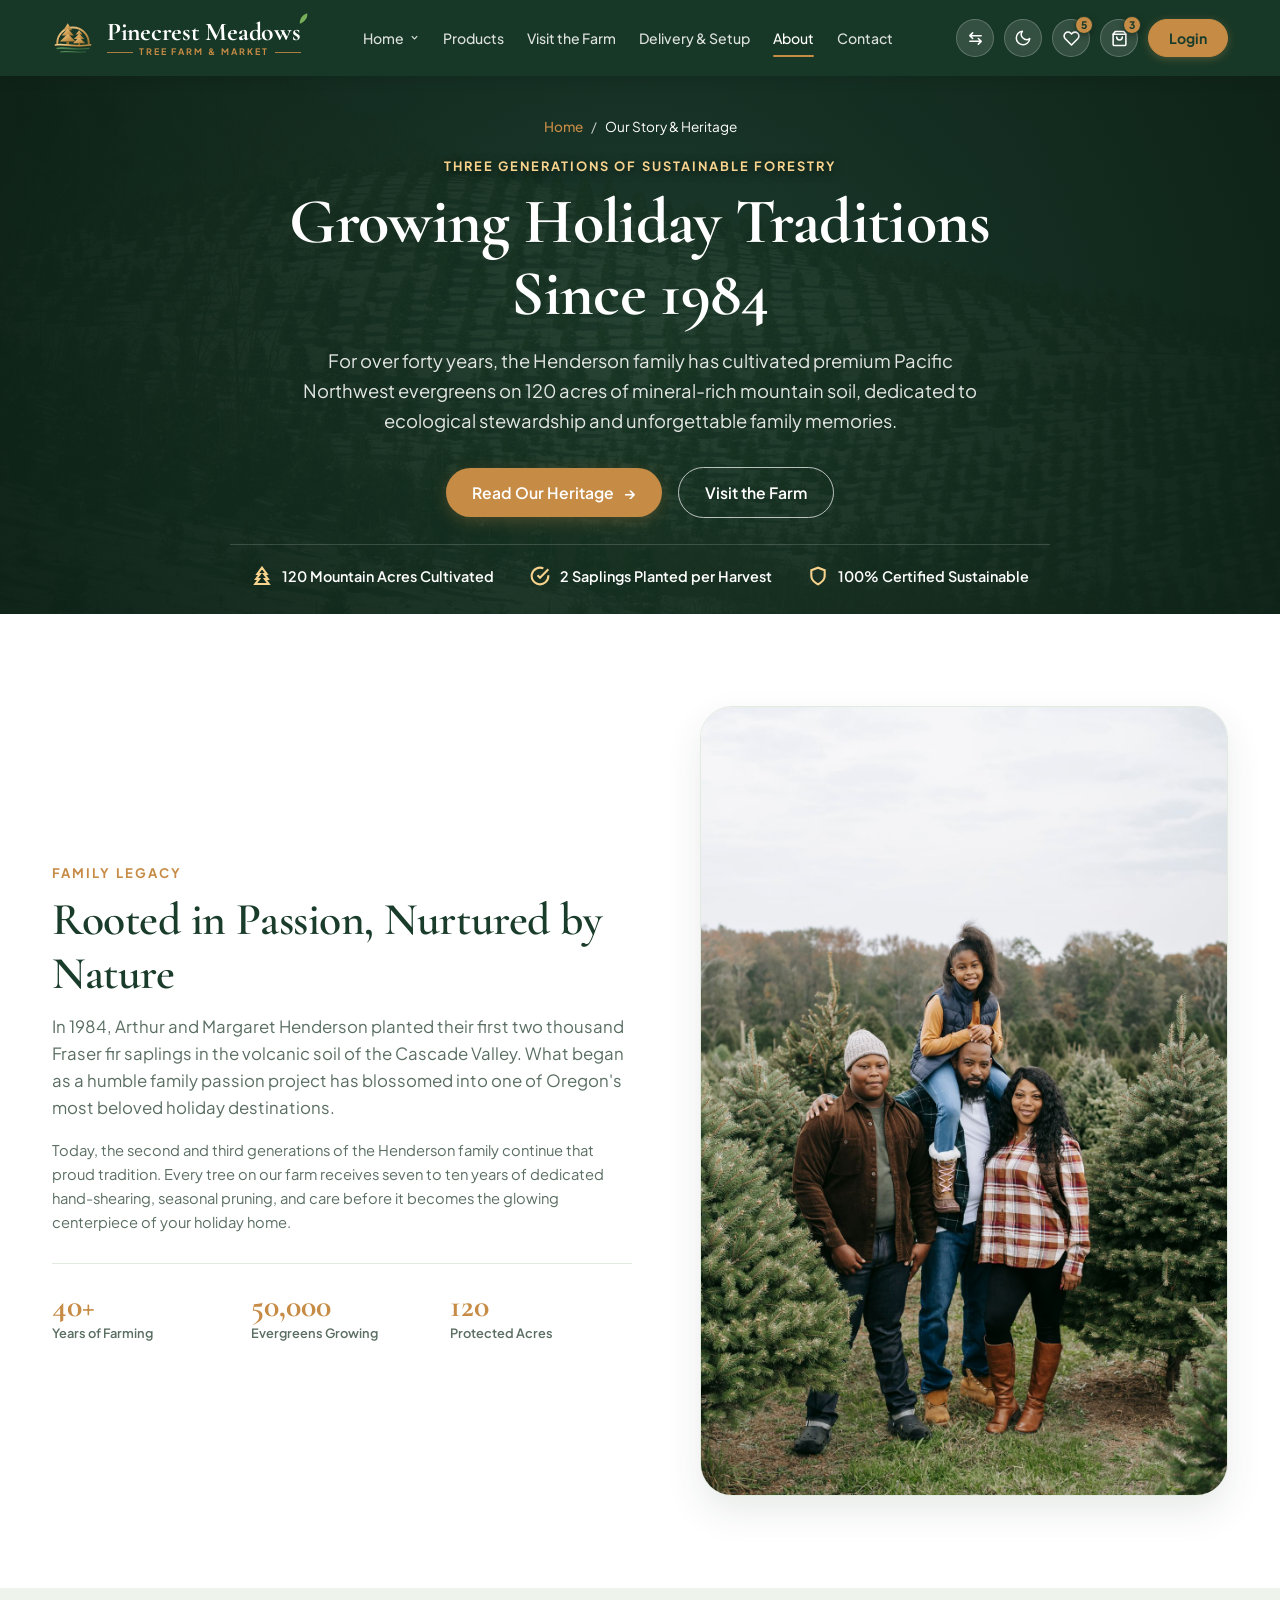
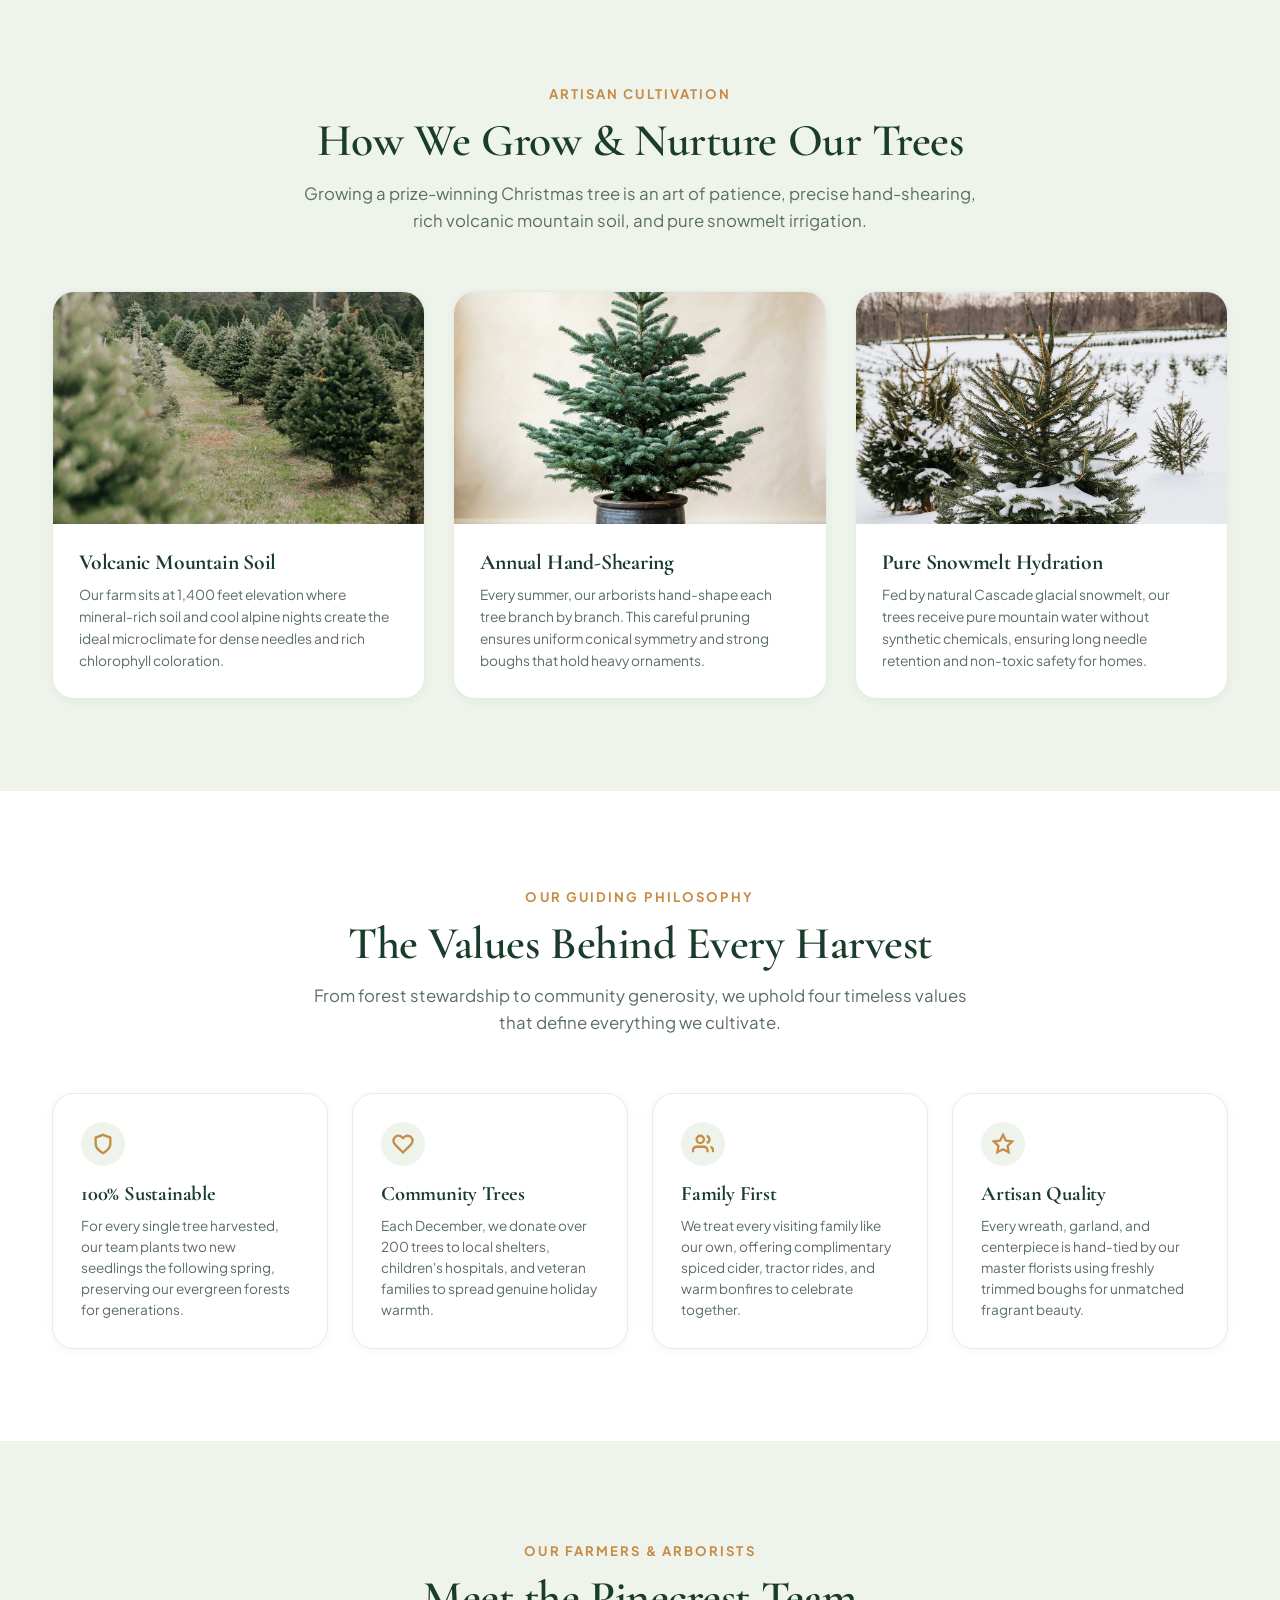
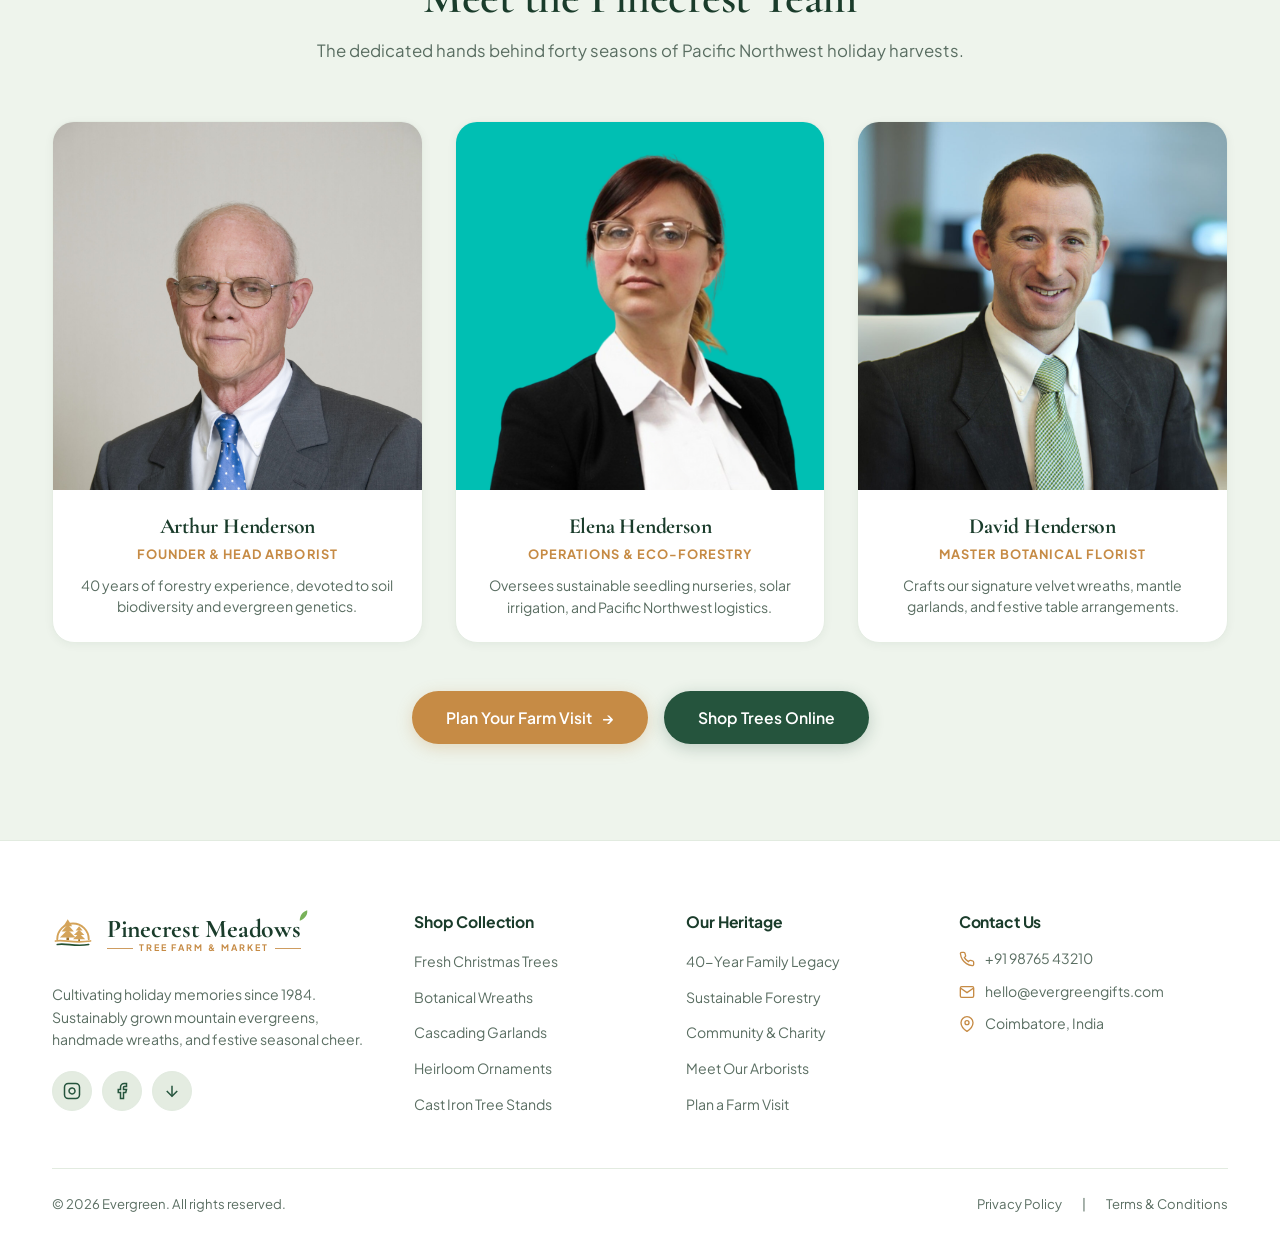
<file: about.html>
<!DOCTYPE html>
<html lang="en" dir="ltr" data-theme="light">
<head>
  <meta charset="UTF-8">
  <meta name="viewport" content="width=device-width, initial-scale=1.0">
  <title>Our Story &amp; Heritage | Pinecrest Meadows Christmas Tree Farm</title>
  <meta name="description" content="Discover the 40-year heritage of Pinecrest Meadows Christmas Tree Farm. Learn about our sustainable forestry, tree care, holiday traditions, and the Henderson family arborist team.">
  
  <!-- Favicon -->
  <!-- Favicon -->
  <link rel="icon" type="image/svg+xml" href="assets/images/favicon.svg">

  <!-- Main Stylesheet -->
  <link rel="stylesheet" href="assets/css/style.css">
</head>
<body>

  <!-- Attractive Holiday Page Preloader -->
  <div class="pm-page-loader" id="page-loader" aria-hidden="true">
    <div class="pm-loader-particles">
      <div class="pm-loader-particle"></div>
      <div class="pm-loader-particle"></div>
      <div class="pm-loader-particle"></div>
      <div class="pm-loader-particle"></div>
      <div class="pm-loader-particle"></div>
    </div>
    <div class="pm-loader-inner">
      <div class="pm-loader-emblem">
        <div class="pm-loader-ring"></div>
        <div class="pm-loader-ring-inner"></div>
        <div class="pm-loader-icon">
          <svg viewBox="0 0 24 24" fill="currentColor">
            <path d="M12 2L15 8H13L16 13H14L18 19H6L10 13H8L11 8H9L12 2Z"/>
            <rect x="11" y="19" width="2" height="3" fill="#D4A017"/>
            <polygon points="12,1 12.8,2.8 14.8,2.8 13.2,4 13.8,5.8 12,4.6 10.2,5.8 10.8,4 9.2,2.8 11.2,2.8" fill="#FFF3C4"/>
          </svg>
        </div>
      </div>
      <h2 class="pm-loader-title">Pinecrest Meadows</h2>
      <p class="pm-loader-subtitle">Fresh Evergreen Harvest &bull; Est. 1984</p>
      <div class="pm-loader-progress-track">
        <div class="pm-loader-progress-bar"></div>
      </div>
    </div>
  </div>

  <!-- ==========================================================================
       SITE HEADER (Deep Evergreen Navbar with Icons)
       ========================================================================== -->
  <header class="site-header" id="site-header">
    <div class="container">
      <nav class="navbar" aria-label="Main Navigation">
        
        <!-- Left: Brand Logo -->
        <a href="index.html" class="brand-logo" id="main-logo" aria-label="Pinecrest Meadows Tree Farm & Market">
          <div class="brand-emblem" aria-hidden="true">
            <svg width="42" height="42" viewBox="0 0 48 48" fill="none" xmlns="http://www.w3.org/2000/svg">
              <defs>
                <linearGradient id="treeGold" x1="0%" y1="0%" x2="100%" y2="100%">
                  <stop offset="0%" stop-color="#F6D799" />
                  <stop offset="50%" stop-color="#D4A359" />
                  <stop offset="100%" stop-color="#A27129" />
                </linearGradient>
                <linearGradient id="hillGreen" x1="0%" y1="0%" x2="100%" y2="100%">
                  <stop offset="0%" stop-color="#5B9760" />
                  <stop offset="100%" stop-color="#245132" />
                </linearGradient>
              </defs>
              <path d="M 6 30 A 18 18 0 1 1 42 30" stroke="url(#treeGold)" stroke-width="2.2" stroke-linecap="round" fill="none" />
              <path d="M 18 7 L 13 15 L 23 15 Z" fill="url(#treeGold)" />
              <path d="M 18 13 L 11 21 L 25 21 Z" fill="url(#treeGold)" />
              <path d="M 18 19 L 9 28 L 27 28 Z" fill="url(#treeGold)" />
              <rect x="16.5" y="28" width="3" height="3" fill="#A27129" />
              <path d="M 31 15 L 27 20 L 35 20 Z" fill="url(#treeGold)" />
              <path d="M 31 19 L 25 25 L 37 25 Z" fill="url(#treeGold)" />
              <path d="M 31 23 L 24 30 L 38 30 Z" fill="url(#treeGold)" />
              <rect x="30" y="30" width="2" height="2" fill="#A27129" />
              <path d="M 4 32 C 14 30, 24 35, 44 32" stroke="url(#treeGold)" stroke-width="2" stroke-linecap="round" fill="none" />
              <path d="M 6 36 C 16 34, 26 39, 42 36" stroke="url(#hillGreen)" stroke-width="1.8" stroke-linecap="round" fill="none" />
              <path d="M 10 40 C 18 38, 28 42, 38 40" stroke="url(#hillGreen)" stroke-width="1.4" stroke-linecap="round" fill="none" />
            </svg>
          </div>
          <div class="brand-text">
            <div class="brand-name">
              Pinecrest Meadow<span class="brand-leaf-wrap">s<svg class="brand-leaf-icon" viewBox="0 0 20 20" fill="currentColor"><path d="M3 17 C 8 16, 17 12, 17 3 C 10 4, 4 9, 3 17 Z M 7 13 C 11 9, 14 6, 14 6" fill="#78B159"/></svg></span>
            </div>
            <div class="brand-tagline">
              <span class="tagline-rule"></span>
              <span class="tagline-text">TREE FARM &amp; MARKET</span>
              <span class="tagline-rule"></span>
            </div>
          </div>
        </a>

        <!-- Center: Nav Menu -->
        <ul class="nav-menu" id="desktop-nav-menu">
          <li class="nav-item nav-item-dropdown">
            <a href="index.html" class="nav-link" id="nav-home-link" aria-haspopup="true" aria-expanded="false">
              Home
              <svg width="11" height="11" viewBox="0 0 24 24" fill="none" stroke="currentColor" stroke-width="2.5"><polyline points="6 9 12 15 18 9"></polyline></svg>
            </a>
            <div class="dropdown-menu" aria-label="Home Pages Submenu">
              <a href="index.html" class="dropdown-link">Home 1 (Farm &amp; Market)</a>
              <a href="home-2.html" class="dropdown-link">Home 2 (Winter Lodge)</a>
            </div>
          </li>
          <li class="nav-item">
            <a href="products.html" class="nav-link" id="nav-products-link">Products</a>
          </li>
          <li class="nav-item">
            <a href="visit-farm.html" class="nav-link" id="nav-visit-link">Visit the Farm</a>
          </li>
          <li class="nav-item">
            <a href="delivery-setup.html" class="nav-link" id="nav-delivery-link">Delivery &amp; Setup</a>
          </li>
          <li class="nav-item">
            <a href="about.html" class="nav-link active" id="nav-about-link">About</a>
          </li>
          <li class="nav-item">
            <a href="contact.html" class="nav-link" id="nav-contact-link">Contact</a>
          </li>
        </ul>

        <!-- Right: Actions (RTL, Theme, Wishlist, Cart, Login, Hamburger) -->
        <div class="nav-actions">
          
          <!-- 1. RTL Toggle (⇄) -->
          <button class="nav-circle-btn" id="rtl-toggle" title="Switch RTL/LTR" aria-label="Toggle Direction">
            <svg width="17" height="17" viewBox="0 0 24 24" fill="none" stroke="currentColor" stroke-width="2.2" stroke-linecap="round" stroke-linejoin="round">
              <path d="M4 8h16M4 8l4-4M4 8l4 4M20 16H4m16 0l-4-4m4 4l-4 4"></path>
            </svg>
          </button>

          <!-- 2. Light / Dark Theme Toggle (🌙) -->
          <button class="nav-circle-btn" id="theme-toggle" title="Switch Theme" aria-label="Toggle Theme">
            <svg width="17" height="17" viewBox="0 0 24 24" fill="none" stroke="currentColor" stroke-width="2.2" stroke-linecap="round" stroke-linejoin="round">
              <path d="M21 12.79A9 9 0 1 1 11.21 3 7 7 0 0 0 21 12.79z"></path>
            </svg>
          </button>

          <!-- 3. Wishlist Button (♡ 5) -->
          <a href="wishlist.html" class="nav-circle-btn" id="wishlist-btn" title="Saved Favorites" aria-label="View Wishlist">
            <svg width="17" height="17" viewBox="0 0 24 24" fill="none" stroke="currentColor" stroke-width="2.2" stroke-linecap="round" stroke-linejoin="round">
              <path d="M20.84 4.61a5.5 5.5 0 0 0-7.78 0L12 5.67l-1.06-1.06a5.5 5.5 0 0 0-7.78 7.78l1.06 1.06L12 21.23l7.78-7.78 1.06-1.06a5.5 5.5 0 0 0 0-7.78z"></path>
            </svg>
            <span class="nav-badge" id="wishlist-count-badge">5</span>
          </a>

          <!-- 4. Cart Button (🛍 3) -->
          <a href="cart.html" class="nav-circle-btn" id="cart-btn" title="View Basket" aria-label="View Shopping Basket">
            <svg width="17" height="17" viewBox="0 0 24 24" fill="none" stroke="currentColor" stroke-width="2.2" stroke-linecap="round" stroke-linejoin="round">
              <path d="M6 2L3 6v14a2 2 0 0 0 2 2h14a2 2 0 0 0 2-2V6l-3-4z"></path>
              <line x1="3" y1="6" x2="21" y2="6"></line>
              <path d="M16 10a4 4 0 0 1-8 0"></path>
            </svg>
            <span class="nav-badge cart-badge" id="cart-count-badge">3</span>
          </a>

          <!-- 5. Login Pill Button -->
          <a href="login.html" class="nav-pill-btn nav-login-pill" id="nav-login-btn">
            Login
          </a>

          <!-- Mobile Hamburger -->
          <button class="hamburger-btn" id="hamburger-btn" aria-label="Toggle Mobile Menu" aria-expanded="false" aria-controls="mobile-drawer">
            <span></span>
            <span></span>
            <span></span>
          </button>
        </div>

      </nav>
    </div>
  </header>

  <!-- Mobile Drawer Backdrop -->
  <div class="drawer-backdrop" id="drawer-backdrop"></div>

  <!-- Mobile Navigation Drawer -->
  <aside class="mobile-drawer" id="mobile-drawer" aria-label="Mobile Navigation Menu">
    <div class="drawer-header">
      <a href="index.html" class="brand-logo" aria-label="Pinecrest Meadows Tree Farm & Market">
        <div class="brand-emblem" aria-hidden="true">
          <svg width="36" height="36" viewBox="0 0 48 48" fill="none" xmlns="http://www.w3.org/2000/svg">
            <path d="M 6 30 A 18 18 0 1 1 42 30" stroke="#D4A359" stroke-width="2.2" stroke-linecap="round" fill="none" />
            <path d="M 18 7 L 13 15 L 23 15 Z" fill="#D4A359" />
            <path d="M 18 13 L 11 21 L 25 21 Z" fill="#D4A359" />
            <path d="M 18 19 L 9 28 L 27 28 Z" fill="#D4A359" />
            <rect x="16.5" y="28" width="3" height="3" fill="#A27129" />
            <path d="M 31 15 L 27 20 L 35 20 Z" fill="#D4A359" />
            <path d="M 31 19 L 25 25 L 37 25 Z" fill="#D4A359" />
            <path d="M 31 23 L 24 30 L 38 30 Z" fill="#D4A359" />
            <rect x="30" y="30" width="2" height="2" fill="#A27129" />
            <path d="M 4 32 C 14 30, 24 35, 44 32" stroke="#D4A359" stroke-width="2" stroke-linecap="round" fill="none" />
            <path d="M 6 36 C 16 34, 26 39, 42 36" stroke="#5B9760" stroke-width="1.8" stroke-linecap="round" fill="none" />
          </svg>
        </div>
        <div class="brand-text">
          <div class="brand-name">Pinecrest Meadows</div>
          <div class="brand-tagline">
            <span class="tagline-rule"></span>
            <span class="tagline-text">TREE FARM &amp; MARKET</span>
            <span class="tagline-rule"></span>
          </div>
        </div>
      </a>
      <button class="drawer-close-btn" id="drawer-close-btn" aria-label="Close menu">
        <svg width="20" height="20" viewBox="0 0 24 24" fill="none" stroke="currentColor" stroke-width="2.5" stroke-linecap="round" stroke-linejoin="round">
          <line x1="18" y1="6" x2="6" y2="18"></line>
          <line x1="6" y1="6" x2="18" y2="18"></line>
        </svg>
      </button>
    </div>

    <div class="drawer-quick-actions">
      <button class="nav-circle-btn rtl-toggle-btn" title="Switch RTL/LTR" aria-label="Toggle Direction">
        <svg width="17" height="17" viewBox="0 0 24 24" fill="none" stroke="currentColor" stroke-width="2" stroke-linecap="round" stroke-linejoin="round">
          <polyline points="16 3 21 8 16 13"></polyline>
          <line x1="21" y1="8" x2="9" y2="8"></line>
          <polyline points="8 21 3 16 8 11"></polyline>
          <line x1="3" y1="16" x2="15" y2="16"></line>
        </svg>
      </button>
      <button class="nav-circle-btn theme-toggle-btn" title="Switch Theme" aria-label="Toggle Theme">
        <svg width="17" height="17" viewBox="0 0 24 24" fill="none" stroke="currentColor" stroke-width="2" stroke-linecap="round" stroke-linejoin="round">
          <path d="M21 12.79A9 9 0 1 1 11.21 3 7 7 0 0 0 21 12.79z"></path>
        </svg>
      </button>
      <a href="wishlist.html" class="nav-circle-btn" title="Saved Favorites" aria-label="View Wishlist">
        <svg width="17" height="17" viewBox="0 0 24 24" fill="none" stroke="currentColor" stroke-width="2" stroke-linecap="round" stroke-linejoin="round">
          <path d="M20.84 4.61a5.5 5.5 0 0 0-7.78 0L12 5.67l-1.06-1.06a5.5 5.5 0 0 0-7.78 7.78l1.06 1.06L12 21.23l7.78-7.78 1.06-1.06a5.5 5.5 0 0 0 0-7.78z"></path>
        </svg>
        <span class="nav-badge">5</span>
      </a>
      <a href="cart.html" class="nav-circle-btn" title="View Basket" aria-label="View Shopping Basket">
        <svg width="17" height="17" viewBox="0 0 24 24" fill="none" stroke="currentColor" stroke-width="2" stroke-linecap="round" stroke-linejoin="round">
          <path d="M6 2L3 6v14a2 2 0 0 0 2 2h14a2 2 0 0 0 2-2V6l-3-4z"></path>
          <line x1="3" y1="6" x2="21" y2="6"></line>
          <path d="M16 10a4 4 0 0 1-8 0"></path>
        </svg>
        <span class="nav-badge cart-badge">3</span>
      </a>
    </div>

    <nav class="drawer-links">
      <div class="drawer-link-group">
        <span class="drawer-link">
          Home
          <svg width="14" height="14" viewBox="0 0 24 24" fill="none" stroke="currentColor" stroke-width="2"><polyline points="6 9 12 15 18 9"></polyline></svg>
        </span>
        <div class="drawer-sublinks">
          <a href="index.html" class="drawer-sublink">Home 1 (Farm &amp; Market)</a>
          <a href="home-2.html" class="drawer-sublink">Home 2 (Winter Lodge)</a>
        </div>
      </div>
      <a href="products.html" class="drawer-link">Products</a>
      <a href="visit-farm.html" class="drawer-link">Visit the Farm</a>
      <a href="delivery-setup.html" class="drawer-link">Delivery &amp; Setup</a>
      <a href="about.html" class="drawer-link active">About</a>
      <a href="contact.html" class="drawer-link">Contact</a>
      <div style="display:flex; gap:10px; margin-top:10px; padding:4px 0;">
        <a href="login.html" class="nav-pill-btn nav-login-pill" style="flex:1; text-align:center;">Login</a>
        <a href="register.html" class="nav-pill-btn nav-signup-pill" style="flex:1; text-align:center;">Sign Up</a>
      </div>
    </nav>

    <div class="drawer-footer">
      <div style="font-size:0.8rem; color:var(--text-muted); text-align:center; padding: 4px 0;">
        🌲 Open Daily 9 AM – 7 PM • 📞 (555) 789-2425
      </div>
    </div>
  </aside>

  <!-- Main Content Flow (5 Main Sections) -->
  <main id="main-content">

    <!-- ==========================================================================
         SECTION 1: OUR FARM HERO (Standardized Inner Page Height)
         ========================================================================== -->
    <section class="prod-hero-section page-hero-section" id="hero">
      <img src="assets/images/about/about-hero.jpg" alt="Rows of snow-covered pine trees on a hillside at Pinecrest Meadows" class="prod-hero-bg">
      <div class="prod-hero-overlay"></div>

      <div class="container">
        <div class="prod-hero-content">
          <!-- Breadcrumbs -->
          <div class="prod-breadcrumb">
            <a href="index.html">Home</a>
            <span>/</span>
            <span style="color: #FFFFFF;">Our Story &amp; Heritage</span>
          </div>

          <span class="eyebrow prod-hero-eyebrow">Three Generations of Sustainable Forestry</span>
          <h1 class="prod-hero-title">Growing Holiday Traditions Since 1984</h1>
          <p class="prod-hero-subtitle">
            For over forty years, the Henderson family has cultivated premium Pacific Northwest evergreens on 120 acres of mineral-rich mountain soil, dedicated to ecological stewardship and unforgettable family memories.
          </p>

          <div class="hero-btn-group" style="justify-content: center; margin-bottom: 24px;">
            <a href="#story" class="btn btn-caramel btn-arrow">
              <span>Read Our Heritage</span>
              <span class="btn-arrow">&rarr;</span>
            </a>
            <a href="visit-farm.html" class="btn btn-outline">
              <span>Visit the Farm</span>
            </a>
          </div>

          <!-- Trust Strip -->
          <div class="prod-trust-strip">
            <div class="prod-trust-item">
              <svg width="18" height="18" viewBox="0 0 24 24" fill="none" stroke="currentColor" stroke-width="2.5">
                <path d="M12 2L6.5 9.5H9.5L5 15.5H8.5L4 21.5H20L15.5 15.5H19L14.5 9.5H17.5L12 2Z"/>
              </svg>
              <span>120 Mountain Acres Cultivated</span>
            </div>
            <div class="prod-trust-item">
              <svg width="18" height="18" viewBox="0 0 24 24" fill="none" stroke="currentColor" stroke-width="2.5">
                <path d="M22 11.08V12a10 10 0 1 1-5.93-9.14"></path>
                <polyline points="22 4 12 14.01 9 11.01"></polyline>
              </svg>
              <span>2 Saplings Planted per Harvest</span>
            </div>
            <div class="prod-trust-item">
              <svg width="18" height="18" viewBox="0 0 24 24" fill="none" stroke="currentColor" stroke-width="2.5">
                <path d="M12 22s8-4 8-10V5l-8-3-8 3v7c0 6 8 10 8 10z"></path>
              </svg>
              <span>100% Certified Sustainable</span>
            </div>
          </div>
        </div>
      </div>
    </section>

    <!-- ==========================================================================
         SECTION 2: OUR STORY (40 Years of Heritage & Milestones)
         ========================================================================== -->
    <section class="prod-section" id="story">
      <div class="container">
        <div class="about-heritage-grid">
          <!-- Left: Story Narrative & Milestones -->
          <div class="about-heritage-content">
            <span class="eyebrow">Family Legacy</span>
            <h2 class="section-title">Rooted in Passion, Nurtured by Nature</h2>
            <p class="section-subtitle" style="margin-bottom: 16px;">
              In 1984, Arthur and Margaret Henderson planted their first two thousand Fraser fir saplings in the volcanic soil of the Cascade Valley. What began as a humble family passion project has blossomed into one of Oregon's most beloved holiday destinations.
            </p>
            <p style="font-size: 0.92rem; color: var(--text-muted); line-height: 1.65; margin-bottom: 20px;">
              Today, the second and third generations of the Henderson family continue that proud tradition. Every tree on our farm receives seven to ten years of dedicated hand-shearing, seasonal pruning, and care before it becomes the glowing centerpiece of your holiday home.
            </p>

            <div class="about-milestone-strip">
              <div class="about-milestone-item">
                <span class="about-milestone-num">40+</span>
                <span class="about-milestone-label">Years of Farming</span>
              </div>
              <div class="about-milestone-item">
                <span class="about-milestone-num">50,000</span>
                <span class="about-milestone-label">Evergreens Growing</span>
              </div>
              <div class="about-milestone-item">
                <span class="about-milestone-num">120</span>
                <span class="about-milestone-label">Protected Acres</span>
              </div>
            </div>
          </div>

          <!-- Right: Visual Portrait -->
          <div class="about-heritage-media">
            <img src="assets/images/about/story-family.jpg" alt="Family standing together among the fir trees at the Christmas tree farm" loading="lazy">
          </div>
        </div>
      </div>
    </section>

    <!-- ==========================================================================
         SECTION 3: GROWING & CARING FOR OUR TREES (Sustainable Cultivation)
         ========================================================================== -->
    <section class="prod-section bg-alt" id="growing">
      <div class="container">
        <div class="section-header">
          <span class="eyebrow">Artisan Cultivation</span>
          <h2 class="section-title">How We Grow &amp; Nurture Our Trees</h2>
          <p class="section-subtitle">
            Growing a prize-winning Christmas tree is an art of patience, precise hand-shearing, rich volcanic mountain soil, and pure snowmelt irrigation.
          </p>
        </div>

        <div class="growing-grid">
          <!-- Card 1: Soil & Climate -->
          <div class="growing-card">
            <div class="growing-media">
              <img src="assets/images/about/tree-rows.jpg" alt="Healthy conifer trees growing in neat rows on the farm" loading="lazy">
            </div>
            <div class="growing-body">
              <h3 class="growing-title">Volcanic Mountain Soil</h3>
              <p class="growing-text">
                Our farm sits at 1,400 feet elevation where mineral-rich soil and cool alpine nights create the ideal microclimate for dense needles and rich chlorophyll coloration.
              </p>
            </div>
          </div>

          <!-- Card 2: Hand Pruning -->
          <div class="growing-card">
            <div class="growing-media">
              <img src="assets/images/about/about-caring-soil.jpg" alt="Master arborist hand-pruning fir tree boughs" loading="lazy">
            </div>
            <div class="growing-body">
              <h3 class="growing-title">Annual Hand-Shearing</h3>
              <p class="growing-text">
                Every summer, our arborists hand-shape each tree branch by branch. This careful pruning ensures uniform conical symmetry and strong boughs that hold heavy ornaments.
              </p>
            </div>
          </div>

          <!-- Card 3: Snowmelt & Pure Water -->
          <div class="growing-card">
            <div class="growing-media">
              <img src="assets/images/about/young-trees.jpg" alt="Snow resting on young evergreen trees in a winter landscape" loading="lazy">
            </div>
            <div class="growing-body">
              <h3 class="growing-title">Pure Snowmelt Hydration</h3>
              <p class="growing-text">
                Fed by natural Cascade glacial snowmelt, our trees receive pure mountain water without synthetic chemicals, ensuring long needle retention and non-toxic safety for homes.
              </p>
            </div>
          </div>
        </div>
      </div>
    </section>

    <!-- ==========================================================================
         SECTION 4: OUR HOLIDAY VALUES (4 Values Cards)
         ========================================================================== -->
    <section class="prod-section" id="values">
      <div class="container">
        <div class="section-header">
          <span class="eyebrow">Our Guiding Philosophy</span>
          <h2 class="section-title">The Values Behind Every Harvest</h2>
          <p class="section-subtitle">
            From forest stewardship to community generosity, we uphold four timeless values that define everything we cultivate.
          </p>
        </div>

        <div class="values-grid">
          <!-- Value 1: Sustainability -->
          <div class="value-card">
            <div class="value-icon-box">
              <svg width="22" height="22" viewBox="0 0 24 24" fill="none" stroke="currentColor" stroke-width="2.5">
                <path d="M12 22s8-4 8-10V5l-8-3-8 3v7c0 6 8 10 8 10z"></path>
              </svg>
            </div>
            <h3 class="value-title">100% Sustainable</h3>
            <p class="value-desc">
              For every single tree harvested, our team plants two new seedlings the following spring, preserving our evergreen forests for generations.
            </p>
          </div>

          <!-- Value 2: Community Giving -->
          <div class="value-card">
            <div class="value-icon-box">
              <svg width="22" height="22" viewBox="0 0 24 24" fill="none" stroke="currentColor" stroke-width="2.5">
                <path d="M20.84 4.61a5.5 5.5 0 0 0-7.78 0L12 5.67l-1.06-1.06a5.5 5.5 0 0 0-7.78 7.78l1.06 1.06L12 21.23l7.78-7.78 1.06-1.06a5.5 5.5 0 0 0 0-7.78z"></path>
              </svg>
            </div>
            <h3 class="value-title">Community Trees</h3>
            <p class="value-desc">
              Each December, we donate over 200 trees to local shelters, children's hospitals, and veteran families to spread genuine holiday warmth.
            </p>
          </div>

          <!-- Value 3: Family Traditions -->
          <div class="value-card">
            <div class="value-icon-box">
              <svg width="22" height="22" viewBox="0 0 24 24" fill="none" stroke="currentColor" stroke-width="2.5">
                <path d="M17 21v-2a4 4 0 0 0-4-4H5a4 4 0 0 0-4 4v2"></path>
                <circle cx="9" cy="7" r="4"></circle>
                <path d="M23 21v-2a4 4 0 0 0-3-3.87"></path>
                <path d="M16 3.13a4 4 0 0 1 0 7.75"></path>
              </svg>
            </div>
            <h3 class="value-title">Family First</h3>
            <p class="value-desc">
              We treat every visiting family like our own, offering complimentary spiced cider, tractor rides, and warm bonfires to celebrate together.
            </p>
          </div>

          <!-- Value 4: Handcrafted Quality -->
          <div class="value-card">
            <div class="value-icon-box">
              <svg width="22" height="22" viewBox="0 0 24 24" fill="none" stroke="currentColor" stroke-width="2.5">
                <polygon points="12 2 15.09 8.26 22 9.27 17 14.14 18.18 21.02 12 17.77 5.82 21.02 7 14.14 2 9.27 8.91 8.26 12 2"></polygon>
              </svg>
            </div>
            <h3 class="value-title">Artisan Quality</h3>
            <p class="value-desc">
              Every wreath, garland, and centerpiece is hand-tied by our master florists using freshly trimmed boughs for unmatched fragrant beauty.
            </p>
          </div>
        </div>
      </div>
    </section>

    <!-- ==========================================================================
         SECTION 5: MEET THE FARM / TEAM
         ========================================================================== -->
    <section class="about-team-section" id="team">
      <div class="container">
        <div class="section-header">
          <span class="eyebrow">Our Farmers &amp; Arborists</span>
          <h2 class="section-title">Meet the Pinecrest Team</h2>
          <p class="section-subtitle">
            The dedicated hands behind forty seasons of Pacific Northwest holiday harvests.
          </p>
        </div>

        <div class="team-grid">
          <!-- Member 1 -->
          <div class="team-card">
            <div class="team-media">
              <img src="assets/images/about/team-arthur.png" alt="Arthur Henderson, Founder &amp; Head Arborist" loading="lazy">
            </div>
            <div class="team-body">
              <h3 class="team-name">Arthur Henderson</h3>
              <div class="team-role">Founder &amp; Head Arborist</div>
              <p class="team-bio">40 years of forestry experience, devoted to soil biodiversity and evergreen genetics.</p>
            </div>
          </div>

          <!-- Member 2 -->
          <div class="team-card">
            <div class="team-media">
              <img src="assets/images/about/team-elena.png" alt="Elena Henderson, Farm Operations Director" loading="lazy">
            </div>
            <div class="team-body">
              <h3 class="team-name">Elena Henderson</h3>
              <div class="team-role">Operations &amp; Eco-Forestry</div>
              <p class="team-bio">Oversees sustainable seedling nurseries, solar irrigation, and Pacific Northwest logistics.</p>
            </div>
          </div>

          <!-- Member 3 -->
          <div class="team-card">
            <div class="team-media">
              <img src="assets/images/about/team-david.jpg" alt="David Henderson, Master Botanical Florist" loading="lazy">
            </div>
            <div class="team-body">
              <h3 class="team-name">David Henderson</h3>
              <div class="team-role">Master Botanical Florist</div>
              <p class="team-bio">Crafts our signature velvet wreaths, mantle garlands, and festive table arrangements.</p>
            </div>
          </div>
        </div>

        <!-- Final CTA Invitation -->
        <div class="about-cta-actions">
          <a href="visit-farm.html" class="btn btn-caramel btn-arrow">
            <span>Plan Your Farm Visit</span>
            <span class="btn-arrow">&rarr;</span>
          </a>
          <a href="products.html" class="btn btn-forest">
            <span>Shop Trees Online</span>
          </a>
        </div>
      </div>
    </section>

  </main>

  <!-- ==========================================================================
       FOOTER
       ========================================================================== -->
  <footer class="site-footer">
    <div class="container">
      <div class="footer-top">
        <div class="footer-col footer-col-brand">
          <a href="index.html" class="brand-logo footer-logo" style="margin-bottom:12px;" aria-label="Pinecrest Meadows">
            <div class="brand-emblem" aria-hidden="true">
              <svg width="40" height="40" viewBox="0 0 48 48" fill="none" xmlns="http://www.w3.org/2000/svg">
                <path d="M 6 30 A 18 18 0 1 1 42 30" stroke="#D4A359" stroke-width="2.2" stroke-linecap="round" fill="none" />
                <path d="M 18 7 L 13 15 L 23 15 Z" fill="#D4A359" />
                <path d="M 18 13 L 11 21 L 25 21 Z" fill="#D4A359" />
                <path d="M 18 19 L 9 28 L 27 28 Z" fill="#D4A359" />
                <rect x="16.5" y="28" width="3" height="3" fill="#A27129" />
                <path d="M 31 15 L 27 20 L 35 20 Z" fill="#D4A359" />
                <path d="M 31 19 L 25 25 L 37 25 Z" fill="#D4A359" />
                <path d="M 31 23 L 24 30 L 38 30 Z" fill="#D4A359" />
                <rect x="30" y="30" width="2" height="2" fill="#A27129" />
                <path d="M 4 32 C 14 30, 24 35, 44 32" stroke="#D4A359" stroke-width="2" stroke-linecap="round" fill="none" />
                <path d="M 6 36 C 16 34, 26 39, 42 36" stroke="#245132" stroke-width="1.8" stroke-linecap="round" fill="none" />
              </svg>
            </div>
            <div class="brand-text">
              <div class="brand-name">
                Pinecrest Meadow<span class="brand-leaf-wrap">s<svg class="brand-leaf-icon" viewBox="0 0 20 20" fill="currentColor"><path d="M3 17 C 8 16, 17 12, 17 3 C 10 4, 4 9, 3 17 Z M 7 13 C 11 9, 14 6, 14 6" fill="#78B159"/></svg></span>
              </div>
              <div class="brand-tagline">
                <span class="tagline-rule"></span>
                <span class="tagline-text">TREE FARM &amp; MARKET</span>
                <span class="tagline-rule"></span>
              </div>
            </div>
          </a>
          <p class="footer-desc">
            Cultivating holiday memories since 1984. Sustainably grown mountain evergreens, handmade wreaths, and festive seasonal cheer.
          </p>
          <div class="footer-socials">
            <a href="#instagram" class="social-icon" aria-label="Follow us on Instagram">
              <svg width="18" height="18" viewBox="0 0 24 24" fill="none" stroke="currentColor" stroke-width="2">
                <rect x="2" y="2" width="20" height="20" rx="5" ry="5"></rect>
                <path d="M16 11.37A4 4 0 1 1 12.63 8 4 4 0 0 1 16 11.37z"></path>
                <line x1="17.5" y1="6.5" x2="17.51" y2="6.5"></line>
              </svg>
            </a>
            <a href="#facebook" class="social-icon" aria-label="Follow us on Facebook">
              <svg width="18" height="18" viewBox="0 0 24 24" fill="none" stroke="currentColor" stroke-width="2">
                <path d="M18 2h-3a5 5 0 0 0-5 5v3H7v4h3v8h4v-8h3l1-4h-4V7a1 1 0 0 1 1-1h3z"></path>
              </svg>
            </a>
            <a href="#pinterest" class="social-icon" aria-label="Follow us on Pinterest">
              <svg width="18" height="18" viewBox="0 0 24 24" fill="none" stroke="currentColor" stroke-width="2">
                <line x1="12" y1="5" x2="12" y2="19"></line>
                <polyline points="19 12 12 19 5 12"></polyline>
              </svg>
            </a>
          </div>
        </div>

        <div class="footer-col">
          <h4 class="footer-col-title">Shop Collection</h4>
          <ul class="footer-links">
            <li><a href="products.html#trees">Fresh Christmas Trees</a></li>
            <li><a href="products.html#wreaths">Botanical Wreaths</a></li>
            <li><a href="products.html#wreaths">Cascading Garlands</a></li>
            <li><a href="products.html#decor">Heirloom Ornaments</a></li>
            <li><a href="products.html#decor">Cast Iron Tree Stands</a></li>
          </ul>
        </div>

        <div class="footer-col">
          <h4 class="footer-col-title">Our Heritage</h4>
          <ul class="footer-links">
            <li><a href="about.html#story">40-Year Family Legacy</a></li>
            <li><a href="about.html#growing">Sustainable Forestry</a></li>
            <li><a href="about.html#values">Community &amp; Charity</a></li>
            <li><a href="about.html#team">Meet Our Arborists</a></li>
            <li><a href="visit-farm.html">Plan a Farm Visit</a></li>
          </ul>
        </div>

        <div class="footer-col">
          <h4 class="footer-col-title">Contact Us</h4>
          <div class="footer-contact-list">
            <div class="contact-item">
              <svg width="16" height="16" viewBox="0 0 24 24" fill="none" stroke="currentColor" stroke-width="2"><path d="M22 16.92v3a2 2 0 0 1-2.18 2 19.79 19.79 0 0 1-8.63-3.07 19.5 19.5 0 0 1-6-6 19.79 19.79 0 0 1-3.07-8.67A2 2 0 0 1 4.11 2h3a2 2 0 0 1 2 1.72 12.84 12.84 0 0 0 .7 2.81 2 2 0 0 1-.45 2.11L8.09 9.91a16 16 0 0 0 6 6l1.27-1.27a2 2 0 0 1 2.11-.45 12.84 12.84 0 0 0 2.81.7A2 2 0 0 1 22 16.92z"></path></svg>
              <span>+91 98765 43210</span>
            </div>
            <div class="contact-item">
              <svg width="16" height="16" viewBox="0 0 24 24" fill="none" stroke="currentColor" stroke-width="2"><path d="M4 4h16c1.1 0 2 .9 2 2v12c0 1.1-.9 2-2 2H4c-1.1 0-2-.9-2-2V6c0-1.1.9-2 2-2z"></path><polyline points="22,6 12,13 2,6"></polyline></svg>
              <span>hello@evergreengifts.com</span>
            </div>
            <div class="contact-item">
              <svg width="16" height="16" viewBox="0 0 24 24" fill="none" stroke="currentColor" stroke-width="2"><path d="M21 10c0 7-9 13-9 13s-9-6-9-13a9 9 0 0 1 18 0z"></path><circle cx="12" cy="10" r="3"></circle></svg>
              <span>Coimbatore, India</span>
            </div>
          </div>
        </div>
      </div>

      <div class="footer-bottom">
        <div>
          &copy; 2026 Evergreen. All rights reserved.
        </div>
        <div class="footer-bottom-links">
          <a href="#">Privacy Policy</a>
          <span>|</span>
          <a href="#">Terms &amp; Conditions</a>
        </div>
      </div>
    </div>
  </footer>

  <!-- Back to Top Floating Button -->
  <button class="back-to-top" id="back-to-top" aria-label="Scroll back to top" title="Back to top">
    <svg width="20" height="20" viewBox="0 0 24 24" fill="none" stroke="currentColor" stroke-width="2.5" stroke-linecap="round" stroke-linejoin="round">
      <line x1="12" y1="19" x2="12" y2="5"></line>
      <polyline points="5 12 12 5 19 12"></polyline>
    </svg>
  </button>

  <!-- JavaScript -->
  <script src="assets/js/main.js"></script>
</body>
</html>
</file>
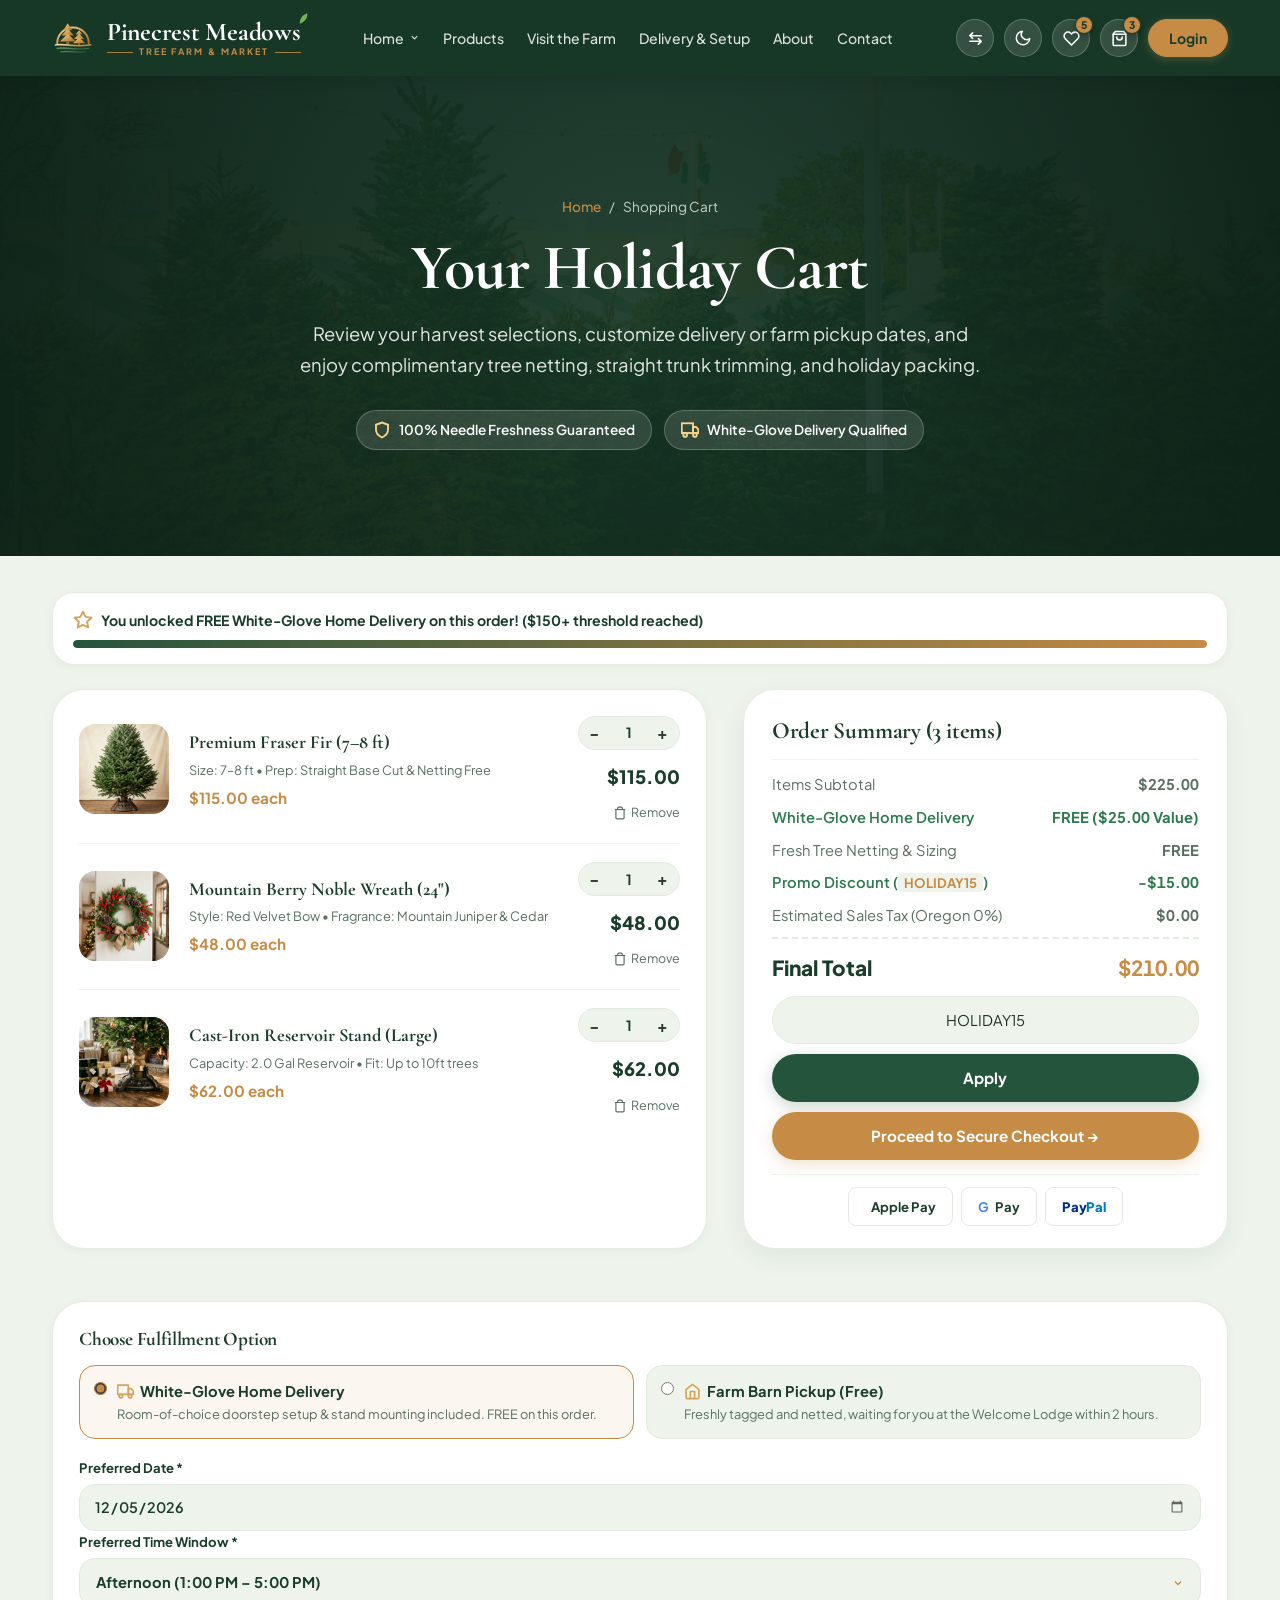
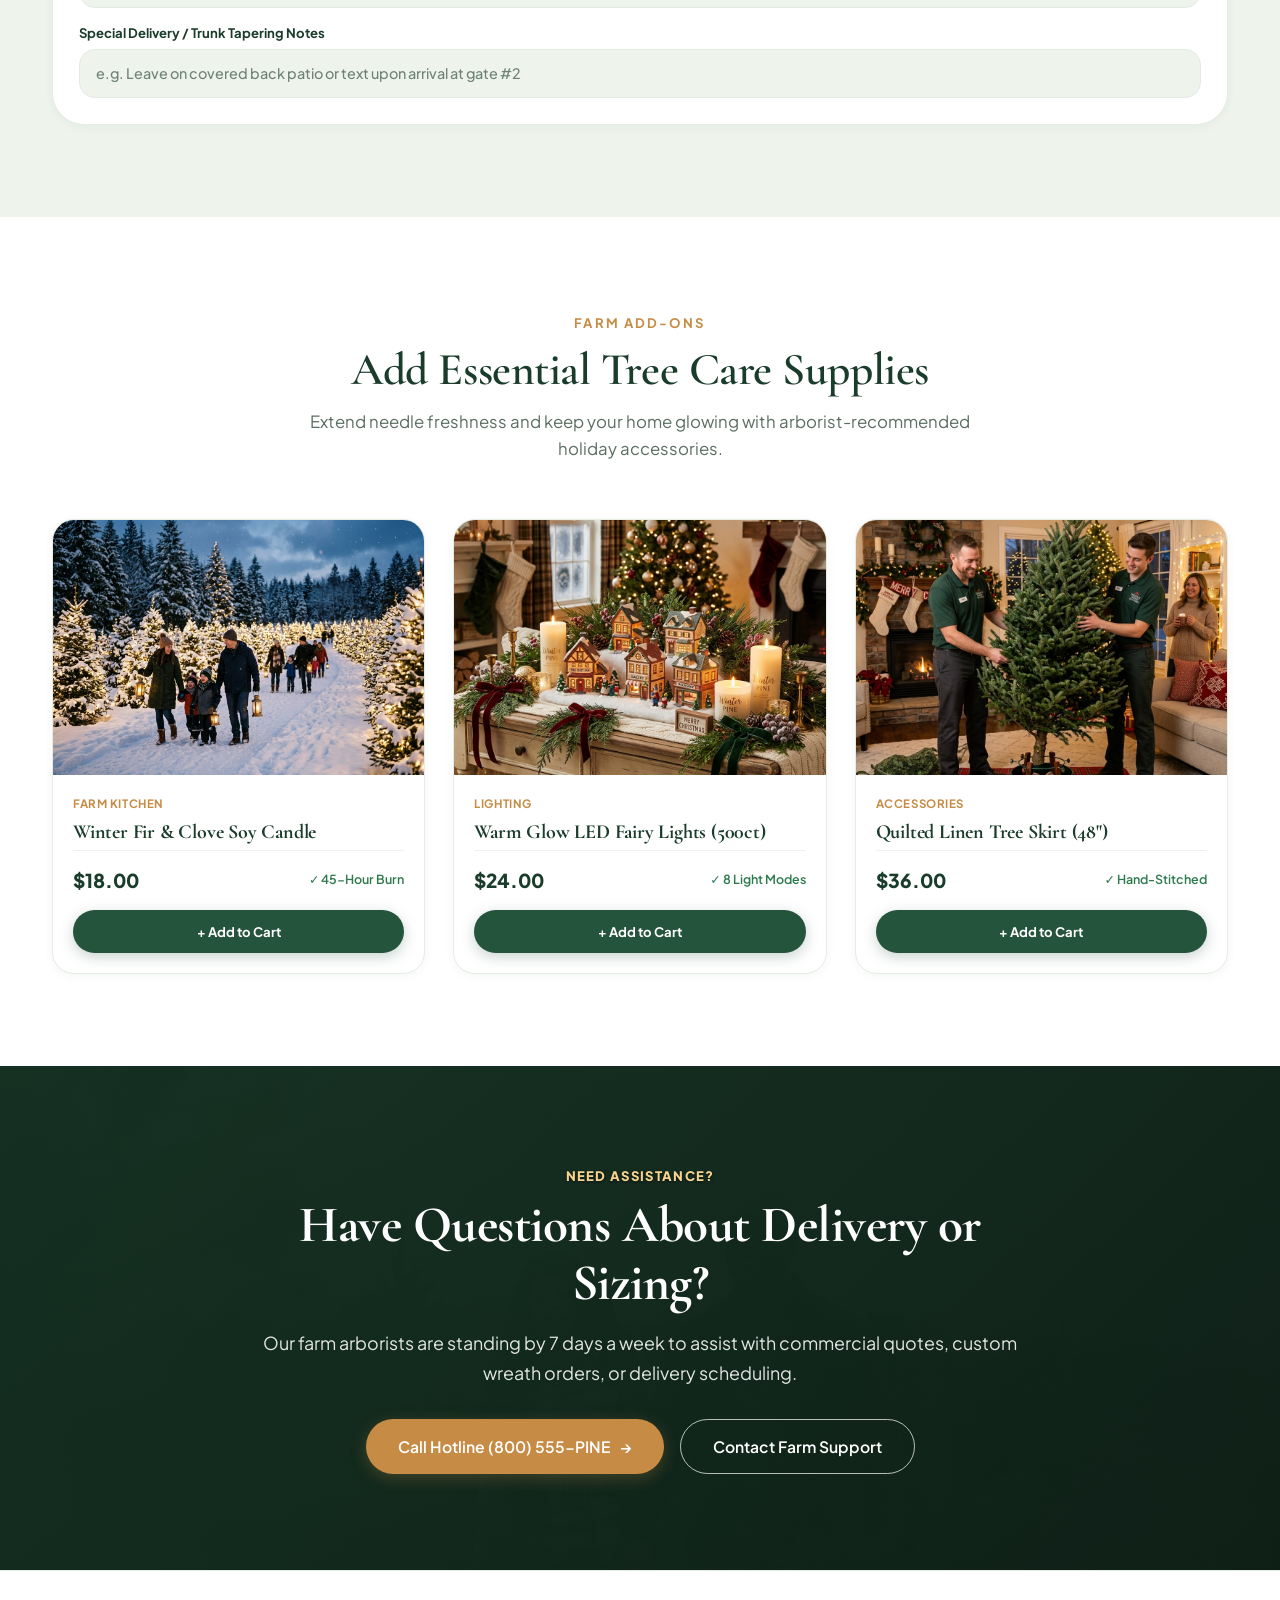
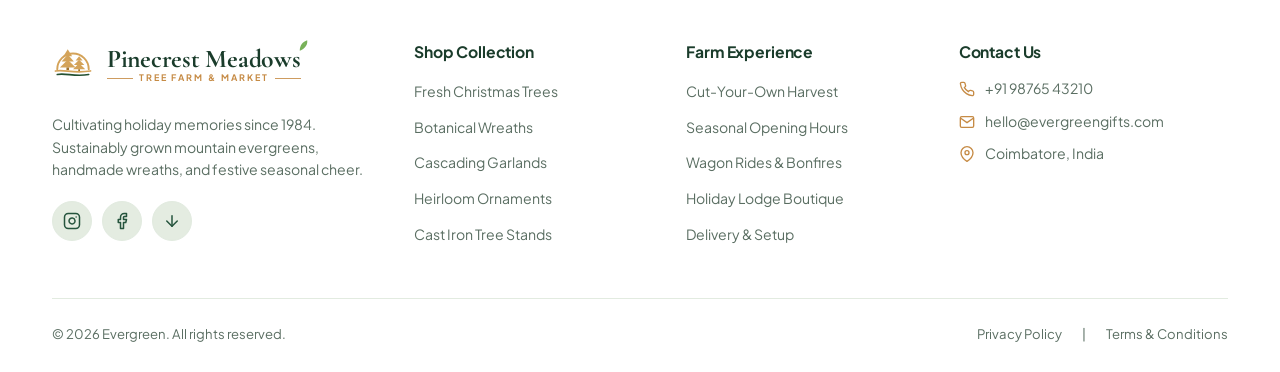
<file: cart.html>
<!DOCTYPE html>
<html lang="en" dir="ltr" data-theme="light">

<head>
  <meta charset="UTF-8">
  <meta name="viewport" content="width=device-width, initial-scale=1.0">
  <title>Shopping Cart &amp; Checkout | Pinecrest Meadows Tree Farm</title>
  <meta name="description"
    content="Review your holiday shopping cart, choose farm pickup or white-glove living room delivery, and complete your secure Christmas tree purchase.">

  <!-- Favicon -->
  <link rel="icon" type="image/svg+xml" href="assets/images/favicon.svg">

  <!-- Main Stylesheet -->
  <link rel="stylesheet" href="assets/css/style.css">
</head>

<body>

  <!-- Attractive Holiday Page Preloader -->
  <div class="pm-page-loader" id="page-loader" aria-hidden="true">
    <div class="pm-loader-particles">
      <div class="pm-loader-particle"></div>
      <div class="pm-loader-particle"></div>
      <div class="pm-loader-particle"></div>
      <div class="pm-loader-particle"></div>
      <div class="pm-loader-particle"></div>
    </div>
    <div class="pm-loader-inner">
      <div class="pm-loader-emblem">
        <div class="pm-loader-ring"></div>
        <div class="pm-loader-ring-inner"></div>
        <div class="pm-loader-icon">
          <svg viewBox="0 0 24 24" fill="currentColor">
            <path d="M12 2L15 8H13L16 13H14L18 19H6L10 13H8L11 8H9L12 2Z" />
            <rect x="11" y="19" width="2" height="3" fill="#D4A017" />
            <polygon points="12,1 12.8,2.8 14.8,2.8 13.2,4 13.8,5.8 12,4.6 10.2,5.8 10.8,4 9.2,2.8 11.2,2.8"
              fill="#FFF3C4" />
          </svg>
        </div>
      </div>
      <h2 class="pm-loader-title">Pinecrest Meadows</h2>
      <p class="pm-loader-subtitle">Fresh Evergreen Harvest &bull; Est. 1984</p>
      <div class="pm-loader-progress-track">
        <div class="pm-loader-progress-bar"></div>
      </div>
    </div>
  </div>

  <!-- ==========================================================================
       SITE HEADER (Deep Evergreen Navbar with Icons)
       ========================================================================== -->
  <header class="site-header" id="site-header">
    <div class="container">
      <nav class="navbar" aria-label="Main Navigation">

        <!-- Left: Brand Logo -->
        <a href="index.html" class="brand-logo" id="main-logo" aria-label="Pinecrest Meadows Tree Farm & Market">
          <div class="brand-emblem" aria-hidden="true">
            <svg width="42" height="42" viewBox="0 0 48 48" fill="none" xmlns="http://www.w3.org/2000/svg">
              <defs>
                <linearGradient id="treeGold" x1="0%" y1="0%" x2="100%" y2="100%">
                  <stop offset="0%" stop-color="#F6D799" />
                  <stop offset="50%" stop-color="#D4A359" />
                  <stop offset="100%" stop-color="#A27129" />
                </linearGradient>
                <linearGradient id="hillGreen" x1="0%" y1="0%" x2="100%" y2="100%">
                  <stop offset="0%" stop-color="#5B9760" />
                  <stop offset="100%" stop-color="#245132" />
                </linearGradient>
              </defs>
              <path d="M 6 30 A 18 18 0 1 1 42 30" stroke="url(#treeGold)" stroke-width="2.2" stroke-linecap="round"
                fill="none" />
              <path d="M 18 7 L 13 15 L 23 15 Z" fill="url(#treeGold)" />
              <path d="M 18 13 L 11 21 L 25 21 Z" fill="url(#treeGold)" />
              <path d="M 18 19 L 9 28 L 27 28 Z" fill="url(#treeGold)" />
              <rect x="16.5" y="28" width="3" height="3" fill="#A27129" />
              <path d="M 31 15 L 27 20 L 35 20 Z" fill="url(#treeGold)" />
              <path d="M 31 19 L 25 25 L 37 25 Z" fill="url(#treeGold)" />
              <path d="M 31 23 L 24 30 L 38 30 Z" fill="url(#treeGold)" />
              <rect x="30" y="30" width="2" height="2" fill="#A27129" />
              <path d="M 4 32 C 14 30, 24 35, 44 32" stroke="url(#treeGold)" stroke-width="2" stroke-linecap="round"
                fill="none" />
              <path d="M 6 36 C 16 34, 26 39, 42 36" stroke="url(#hillGreen)" stroke-width="1.8" stroke-linecap="round"
                fill="none" />
              <path d="M 10 40 C 18 38, 28 42, 38 40" stroke="url(#hillGreen)" stroke-width="1.4" stroke-linecap="round"
                fill="none" />
            </svg>
          </div>
          <div class="brand-text">
            <div class="brand-name">
              Pinecrest Meadow<span class="brand-leaf-wrap">s<svg class="brand-leaf-icon" viewBox="0 0 20 20"
                  fill="currentColor">
                  <path d="M3 17 C 8 16, 17 12, 17 3 C 10 4, 4 9, 3 17 Z M 7 13 C 11 9, 14 6, 14 6" fill="#78B159" />
                </svg></span>
            </div>
            <div class="brand-tagline">
              <span class="tagline-rule"></span>
              <span class="tagline-text">TREE FARM &amp; MARKET</span>
              <span class="tagline-rule"></span>
            </div>
          </div>
        </a>

        <!-- Center: Nav Menu -->
        <ul class="nav-menu" id="desktop-nav-menu">
          <li class="nav-item nav-item-dropdown">
            <a href="index.html" class="nav-link" id="nav-home-link" aria-haspopup="true" aria-expanded="false">
              Home
              <svg width="11" height="11" viewBox="0 0 24 24" fill="none" stroke="currentColor" stroke-width="2.5">
                <polyline points="6 9 12 15 18 9"></polyline>
              </svg>
            </a>
            <div class="dropdown-menu" aria-label="Home Pages Submenu">
              <a href="index.html" class="dropdown-link">Home 1 (Farm &amp; Market)</a>
              <a href="home-2.html" class="dropdown-link">Home 2 (Winter Lodge)</a>
            </div>
          </li>
          <li class="nav-item">
            <a href="products.html" class="nav-link" id="nav-products-link">Products</a>
          </li>
          <li class="nav-item">
            <a href="visit-farm.html" class="nav-link" id="nav-visit-link">Visit the Farm</a>
          </li>
          <li class="nav-item">
            <a href="delivery-setup.html" class="nav-link" id="nav-delivery-link">Delivery &amp; Setup</a>
          </li>
          <li class="nav-item">
            <a href="about.html" class="nav-link" id="nav-about-link">About</a>
          </li>
          <li class="nav-item">
            <a href="contact.html" class="nav-link" id="nav-contact-link">Contact</a>
          </li>
        </ul>

        <!-- Right: Actions (RTL, Theme, Wishlist, Cart, Login, Hamburger) -->
        <div class="nav-actions">

          <!-- 1. RTL Toggle (⇄) -->
          <button class="nav-circle-btn" id="rtl-toggle" title="Switch RTL/LTR" aria-label="Toggle Direction">
            <svg width="17" height="17" viewBox="0 0 24 24" fill="none" stroke="currentColor" stroke-width="2.2"
              stroke-linecap="round" stroke-linejoin="round">
              <path d="M4 8h16M4 8l4-4M4 8l4 4M20 16H4m16 0l-4-4m4 4l-4 4"></path>
            </svg>
          </button>

          <!-- 2. Light / Dark Theme Toggle (🌙) -->
          <button class="nav-circle-btn" id="theme-toggle" title="Switch Theme" aria-label="Toggle Theme">
            <svg width="17" height="17" viewBox="0 0 24 24" fill="none" stroke="currentColor" stroke-width="2.2"
              stroke-linecap="round" stroke-linejoin="round">
              <path d="M21 12.79A9 9 0 1 1 11.21 3 7 7 0 0 0 21 12.79z"></path>
            </svg>
          </button>

          <!-- 3. Wishlist Button (♡ 5) -->
          <a href="wishlist.html" class="nav-circle-btn" id="wishlist-btn" title="Saved Favorites"
            aria-label="View Wishlist">
            <svg width="17" height="17" viewBox="0 0 24 24" fill="none" stroke="currentColor" stroke-width="2.2"
              stroke-linecap="round" stroke-linejoin="round">
              <path
                d="M20.84 4.61a5.5 5.5 0 0 0-7.78 0L12 5.67l-1.06-1.06a5.5 5.5 0 0 0-7.78 7.78l1.06 1.06L12 21.23l7.78-7.78 1.06-1.06a5.5 5.5 0 0 0 0-7.78z">
              </path>
            </svg>
            <span class="nav-badge" id="wishlist-count-badge">5</span>
          </a>

          <!-- 4. Cart Button (🛍 3) -->
          <a href="cart.html" class="nav-circle-btn active" id="cart-btn" title="View Basket"
            aria-label="View Shopping Basket">
            <svg width="17" height="17" viewBox="0 0 24 24" fill="none" stroke="currentColor" stroke-width="2.2"
              stroke-linecap="round" stroke-linejoin="round">
              <path d="M6 2L3 6v14a2 2 0 0 0 2 2h14a2 2 0 0 0 2-2V6l-3-4z"></path>
              <line x1="3" y1="6" x2="21" y2="6"></line>
              <path d="M16 10a4 4 0 0 1-8 0"></path>
            </svg>
            <span class="nav-badge cart-badge" id="cart-count-badge">3</span>
          </a>

          <!-- 5. Login Pill Button -->
          <a href="login.html" class="nav-pill-btn nav-login-pill" id="nav-login-btn">
            Login
          </a>

          <!-- Mobile Hamburger -->
          <button class="hamburger-btn" id="hamburger-btn" aria-label="Toggle Mobile Menu" aria-expanded="false"
            aria-controls="mobile-drawer">
            <span></span>
            <span></span>
            <span></span>
          </button>
        </div>
      </nav>
    </div>
  </header>

  <!-- Mobile Drawer Overlay -->
  <div class="drawer-backdrop" id="drawer-backdrop"></div>

  <!-- Mobile Navigation Drawer -->
  <aside class="mobile-drawer" id="mobile-drawer" aria-label="Mobile Menu" aria-hidden="true">
    <div class="drawer-header">
      <a href="index.html" class="brand-logo" aria-label="Pinecrest Meadows">
        <div class="brand-emblem" aria-hidden="true">
          <svg width="34" height="34" viewBox="0 0 48 48" fill="none" xmlns="http://www.w3.org/2000/svg">
            <path d="M 6 30 A 18 18 0 1 1 42 30" stroke="#D4A359" stroke-width="2.2" stroke-linecap="round"
              fill="none" />
            <path d="M 18 7 L 13 15 L 23 15 Z" fill="#D4A359" />
            <path d="M 18 13 L 11 21 L 25 21 Z" fill="#D4A359" />
            <path d="M 18 19 L 9 28 L 27 28 Z" fill="#D4A359" />
            <rect x="16.5" y="28" width="3" height="3" fill="#A27129" />
            <path d="M 31 15 L 27 20 L 35 20 Z" fill="#D4A359" />
            <path d="M 31 19 L 25 25 L 37 25 Z" fill="#D4A359" />
            <path d="M 31 23 L 24 30 L 38 30 Z" fill="#D4A359" />
            <rect x="30" y="30" width="2" height="2" fill="#A27129" />
            <path d="M 4 32 C 14 30, 24 35, 44 32" stroke="#D4A359" stroke-width="2" stroke-linecap="round"
              fill="none" />
            <path d="M 6 36 C 16 34, 26 39, 42 36" stroke="#245132" stroke-width="1.8" stroke-linecap="round"
              fill="none" />
          </svg>
        </div>
        <div class="brand-text">
          <div class="brand-name">Pinecrest Meadows</div>
        </div>
      </a>
      <button class="drawer-close-btn" id="drawer-close-btn" aria-label="Close menu">
        <svg width="20" height="20" viewBox="0 0 24 24" fill="none" stroke="currentColor" stroke-width="2" stroke-linecap="round" stroke-linejoin="round">
          <line x1="18" y1="6" x2="6" y2="18"></line>
          <line x1="6" y1="6" x2="18" y2="18"></line>
        </svg>
      </button>
    </div>

    <!-- Quick Action Icons in Drawer -->
    <div class="drawer-quick-actions">
      <button class="nav-circle-btn rtl-toggle-btn" id="drawer-rtl-toggle" title="Switch RTL/LTR" aria-label="Toggle Direction">
        <svg width="17" height="17" viewBox="0 0 24 24" fill="none" stroke="currentColor" stroke-width="2" stroke-linecap="round" stroke-linejoin="round">
          <polyline points="16 3 21 8 16 13"></polyline>
          <line x1="21" y1="8" x2="9" y2="8"></line>
          <polyline points="8 21 3 16 8 11"></polyline>
          <line x1="3" y1="16" x2="15" y2="16"></line>
        </svg>
      </button>
      <button class="nav-circle-btn theme-toggle-btn" id="drawer-theme-toggle" title="Switch Theme" aria-label="Toggle Theme">
        <svg width="17" height="17" viewBox="0 0 24 24" fill="none" stroke="currentColor" stroke-width="2" stroke-linecap="round" stroke-linejoin="round">
          <path d="M21 12.79A9 9 0 1 1 11.21 3 7 7 0 0 0 21 12.79z"></path>
        </svg>
      </button>
      <a href="wishlist.html" class="nav-circle-btn" title="Saved Favorites" aria-label="View Wishlist">
        <svg width="17" height="17" viewBox="0 0 24 24" fill="none" stroke="currentColor" stroke-width="2"
          stroke-linecap="round" stroke-linejoin="round">
          <path
            d="M20.84 4.61a5.5 5.5 0 0 0-7.78 0L12 5.67l-1.06-1.06a5.5 5.5 0 0 0-7.78 7.78l1.06 1.06L12 21.23l7.78-7.78 1.06-1.06a5.5 5.5 0 0 0 0-7.78z">
          </path>
        </svg>
        <span class="nav-badge">5</span>
      </a>
      <a href="cart.html" class="nav-circle-btn" title="View Basket" aria-label="View Shopping Basket">
        <svg width="17" height="17" viewBox="0 0 24 24" fill="none" stroke="currentColor" stroke-width="2"
          stroke-linecap="round" stroke-linejoin="round">
          <path d="M6 2L3 6v14a2 2 0 0 0 2 2h14a2 2 0 0 0 2-2V6l-3-4z"></path>
          <line x1="3" y1="6" x2="21" y2="6"></line>
          <path d="M16 10a4 4 0 0 1-8 0"></path>
        </svg>
        <span class="nav-badge cart-badge">3</span>
      </a>
    </div>

    <nav class="drawer-links">
      <div class="drawer-link-group">
        <span class="drawer-link">
          Home
          <svg width="14" height="14" viewBox="0 0 24 24" fill="none" stroke="currentColor" stroke-width="2">
            <polyline points="6 9 12 15 18 9"></polyline>
          </svg>
        </span>
        <div class="drawer-sublinks">
          <a href="index.html" class="drawer-sublink">Home 1 (Farm &amp; Market)</a>
          <a href="home-2.html" class="drawer-sublink">Home 2 (Winter Lodge)</a>
        </div>
      </div>
      <a href="products.html" class="drawer-link">Products</a>
      <a href="visit-farm.html" class="drawer-link">Visit the Farm</a>
      <a href="delivery-setup.html" class="drawer-link">Delivery &amp; Setup</a>
      <a href="about.html" class="drawer-link">About</a>
      <a href="contact.html" class="drawer-link">Contact</a>
      <div style="display:flex; gap:10px; margin-top:10px; padding:4px 0;">
        <a href="login.html" class="nav-pill-btn nav-login-pill" style="flex:1; text-align:center;">Login</a>
        <a href="register.html" class="nav-pill-btn nav-signup-pill" style="flex:1; text-align:center;">Sign Up</a>
      </div>
    </nav>

    <div class="drawer-footer">
      <div style="font-size:0.8rem; color:var(--text-muted); text-align:center; padding: 4px 0;">
        🌲 Open Daily 9 AM – 7 PM • 📞 (555) 789-2425
      </div>
    </div>
  </aside>

  <!-- Main Content Flow -->
  <main id="main-content">

    <!-- ==========================================================================
         SECTION 1: HERO (Standardized Inner Page Height)
         ========================================================================== -->
    <section class="prod-hero-section page-hero-section" id="hero">
      <img src="assets/images/products/products-hero.jpg" alt="Christmas tree harvest packaging at Pinecrest Meadows"
        class="prod-hero-bg">
      <div class="prod-hero-overlay"></div>

      <div class="container">
        <div class="prod-hero-content">
          <!-- Breadcrumbs -->
          <div class="prod-breadcrumb">
            <a href="index.html">Home</a>
            <span class="prod-breadcrumb-sep">/</span>
            <span>Shopping Cart</span>
          </div>

          <!-- Page Title -->
          <h1 class="prod-hero-title">Your Holiday Cart</h1>

          <!-- Page Subtitle -->
          <p class="prod-hero-subtitle">
            Review your harvest selections, customize delivery or farm pickup dates, and enjoy complimentary tree
            netting, straight trunk trimming, and holiday packing.
          </p>

          <!-- Badges Strip -->
          <div class="prod-hero-badges">
            <div class="prod-hero-badge">
              <svg width="18" height="18" viewBox="0 0 24 24" fill="none" stroke="currentColor" stroke-width="2.5">
                <path d="M12 22s8-4 8-10V5l-8-3-8 3v7c0 6 8 10 8 10z"></path>
              </svg>
              <span>100% Needle Freshness Guaranteed</span>
            </div>
            <div class="prod-hero-badge">
              <svg width="18" height="18" viewBox="0 0 24 24" fill="none" stroke="currentColor" stroke-width="2.5">
                <rect x="1" y="3" width="15" height="13"></rect>
                <polygon points="16 8 20 8 23 11 23 16 16 16 16 8"></polygon>
                <circle cx="5.5" cy="18.5" r="2.5"></circle>
                <circle cx="18.5" cy="18.5" r="2.5"></circle>
              </svg>
              <span>White-Glove Delivery Qualified</span>
            </div>
          </div>
        </div>
      </div>
    </section>

    <!-- ==========================================================================
         SECTION 2: 2-COLUMN CART & CHECKOUT LAYOUT
         ========================================================================== -->
    <section class="prod-section bg-alt" id="cart-main-section">
      <div class="container">

        <!-- Free Shipping Progress Banner -->
        <div class="cart-free-shipping-bar">
          <div class="cart-shipping-text">
            <svg width="20" height="20" viewBox="0 0 24 24" fill="none" stroke="#D4A359" stroke-width="2.3"
              stroke-linecap="round" stroke-linejoin="round" style="flex-shrink:0;">
              <polygon
                points="12 2 15.09 8.26 22 9.27 17 14.14 18.18 21.02 12 17.77 5.82 21.02 7 14.14 2 9.27 8.91 8.26 12 2">
              </polygon>
            </svg>
            <span>You unlocked <strong>FREE White-Glove Home Delivery</strong> on this order! ($150+ threshold
              reached)</span>
          </div>
          <div class="cart-shipping-progress-track">
            <div class="cart-shipping-progress-fill" style="width: 100%;"></div>
          </div>
        </div>

        <div class="cart-main-container">

          <!-- TOP ROW: Cart Products List (Scrollable) & Order Summary (Equal Height) -->
          <div class="cart-top-grid">

            <!-- Left: Cart Items Box with Scroll -->
            <div class="cart-items-box" id="cart-items-list">

              <!-- Item 1: Fraser Fir -->
              <div class="cart-item-card" id="cart-item-1" data-price="115">
                <div class="cart-item-img">
                  <img src="assets/images/products/tree-fraser-fir.jpg" alt="Premium Fraser Fir">
                </div>
                <div class="cart-item-details">
                  <a href="products.html" class="cart-item-title">Premium Fraser Fir (7–8 ft)</a>
                  <div class="cart-item-meta">
                    <strong>Size:</strong> 7–8 ft &bull; <strong>Prep:</strong> Straight Base Cut &amp; Netting Free
                  </div>
                  <div class="cart-item-unit-price">$115.00 each</div>
                </div>
                <div class="cart-item-controls">
                  <div class="cart-qty-wrapper">
                    <button class="cart-qty-btn" onclick="updateItemQty('cart-item-1', -1)">&minus;</button>
                    <input type="text" class="cart-qty-input" value="1" readonly id="qty-cart-item-1">
                    <button class="cart-qty-btn" onclick="updateItemQty('cart-item-1', 1)">&plus;</button>
                  </div>
                  <div class="cart-item-total" id="total-cart-item-1">$115.00</div>
                  <button class="cart-item-remove" onclick="removeCartItem('cart-item-1')">
                    <svg width="14" height="14" viewBox="0 0 24 24" fill="none" stroke="currentColor" stroke-width="2">
                      <polyline points="3 6 5 6 21 6"></polyline>
                      <path d="M19 6v14a2 2 0 0 1-2 2H7a2 2 0 0 1-2-2V6m3 0V4a2 2 0 0 1 2-2h4a2 2 0 0 1 2 2v2"></path>
                    </svg>
                    <span>Remove</span>
                  </button>
                </div>
              </div>

              <!-- Item 2: Mountain Berry Wreath -->
              <div class="cart-item-card" id="cart-item-2" data-price="48">
                <div class="cart-item-img">
                  <img src="assets/images/products/wreath-berry.jpg" alt="Mountain Berry Wreath">
                </div>
                <div class="cart-item-details">
                  <a href="products.html" class="cart-item-title">Mountain Berry Noble Wreath (24")</a>
                  <div class="cart-item-meta">
                    <strong>Style:</strong> Red Velvet Bow &bull; <strong>Fragrance:</strong> Mountain Juniper &amp;
                    Cedar
                  </div>
                  <div class="cart-item-unit-price">$48.00 each</div>
                </div>
                <div class="cart-item-controls">
                  <div class="cart-qty-wrapper">
                    <button class="cart-qty-btn" onclick="updateItemQty('cart-item-2', -1)">&minus;</button>
                    <input type="text" class="cart-qty-input" value="1" readonly id="qty-cart-item-2">
                    <button class="cart-qty-btn" onclick="updateItemQty('cart-item-2', 1)">&plus;</button>
                  </div>
                  <div class="cart-item-total" id="total-cart-item-2">$48.00</div>
                  <button class="cart-item-remove" onclick="removeCartItem('cart-item-2')">
                    <svg width="14" height="14" viewBox="0 0 24 24" fill="none" stroke="currentColor" stroke-width="2">
                      <polyline points="3 6 5 6 21 6"></polyline>
                      <path d="M19 6v14a2 2 0 0 1-2 2H7a2 2 0 0 1-2-2V6m3 0V4a2 2 0 0 1 2-2h4a2 2 0 0 1 2 2v2"></path>
                    </svg>
                    <span>Remove</span>
                  </button>
                </div>
              </div>

              <!-- Item 3: Cast-Iron Stand -->
              <div class="cart-item-card" id="cart-item-3" data-price="62">
                <div class="cart-item-img">
                  <img src="assets/images/products/decor-stand.jpg" alt="Cast Iron Reservoir Stand">
                </div>
                <div class="cart-item-details">
                  <a href="products.html" class="cart-item-title">Cast-Iron Reservoir Stand (Large)</a>
                  <div class="cart-item-meta">
                    <strong>Capacity:</strong> 2.0 Gal Reservoir &bull; <strong>Fit:</strong> Up to 10ft trees
                  </div>
                  <div class="cart-item-unit-price">$62.00 each</div>
                </div>
                <div class="cart-item-controls">
                  <div class="cart-qty-wrapper">
                    <button class="cart-qty-btn" onclick="updateItemQty('cart-item-3', -1)">&minus;</button>
                    <input type="text" class="cart-qty-input" value="1" readonly id="qty-cart-item-3">
                    <button class="cart-qty-btn" onclick="updateItemQty('cart-item-3', 1)">&plus;</button>
                  </div>
                  <div class="cart-item-total" id="total-cart-item-3">$62.00</div>
                  <button class="cart-item-remove" onclick="removeCartItem('cart-item-3')">
                    <svg width="14" height="14" viewBox="0 0 24 24" fill="none" stroke="currentColor" stroke-width="2">
                      <polyline points="3 6 5 6 21 6"></polyline>
                      <path d="M19 6v14a2 2 0 0 1-2 2H7a2 2 0 0 1-2-2V6m3 0V4a2 2 0 0 1 2-2h4a2 2 0 0 1 2 2v2"></path>
                    </svg>
                    <span>Remove</span>
                  </button>
                </div>
              </div>

            </div>

            <!-- Right: Order Summary & Checkout Card -->
            <div class="cart-summary-card">
              <h3 class="cart-summary-title">Order Summary (<span id="summary-items-count">3</span> items)</h3>

              <div class="cart-summary-rows">
                <div class="cart-summary-row">
                  <span>Items Subtotal</span>
                  <strong id="summary-subtotal">$225.00</strong>
                </div>
                <div class="cart-summary-row highlight">
                  <span>White-Glove Home Delivery</span>
                  <strong id="summary-shipping">FREE ($25.00 Value)</strong>
                </div>
                <div class="cart-summary-row">
                  <span>Fresh Tree Netting &amp; Sizing</span>
                  <strong>FREE</strong>
                </div>
                <div class="cart-summary-row highlight" id="discount-row" style="display: flex;">
                  <span>Promo Discount (<code>HOLIDAY15</code>)</span>
                  <strong id="summary-discount">-$15.00</strong>
                </div>
                <div class="cart-summary-row">
                  <span>Estimated Sales Tax (Oregon 0%)</span>
                  <strong>$0.00</strong>
                </div>
                <div class="cart-summary-row total-row">
                  <span>Final Total</span>
                  <strong id="summary-total" style="color: var(--caramel-gold);">$210.00</strong>
                </div>
              </div>

              <!-- Promo Code & Checkout Action Stack -->
              <div class="cart-actions-stack">
                <form class="cart-coupon-form" onsubmit="applyCoupon(event)">
                  <input type="text" class="cart-coupon-input" id="coupon-code" value="HOLIDAY15"
                    placeholder="Promo code">
                  <button type="submit" class="btn btn-forest cart-coupon-btn">Apply</button>
                </form>

                <!-- Checkout Button -->
                <button class="btn btn-caramel cart-checkout-btn" onclick="proceedToCheckout()">
                  <span>Proceed to Secure Checkout &rarr;</span>
                </button>
              </div>

              <!-- Express Checkout Buttons -->
              <div class="cart-express-checkout">
                <button class="express-btn" onclick="showToast('Connecting to Apple Pay...')">
                  <span style="font-size: 1.1rem;"></span> <span>Apple Pay</span>
                </button>
                <button class="express-btn" onclick="showToast('Connecting to Google Pay...')">
                  <strong style="color: #4285F4;">G</strong> <span>Pay</span>
                </button>
                <button class="express-btn" onclick="showToast('Connecting to PayPal...')">
                  <span style="font-weight: 800; letter-spacing: -0.02em;"><span style="color: #003087;">Pay</span><span
                      style="color: #0079C1;">Pal</span></span>
                </button>
              </div>

            </div>

          </div>

          <!-- BOTTOM SECTION: Fulfillment & Delivery Method (Full Row Width Below) -->
          <div class="cart-delivery-box">
            <h3 class="cart-delivery-title">Choose Fulfillment Option</h3>

            <div class="cart-fulfillment-options">
              <label class="cart-fulfillment-label active" id="label-delivery" onclick="setFulfillment('delivery')">
                <input type="radio" name="fulfillment" value="delivery" checked class="cart-fulfillment-radio">
                <div>
                  <strong
                    style="display: flex; align-items: center; gap: 6px; font-size: 0.92rem; color: var(--text-heading); margin-bottom: 3px;">
                    <svg width="17" height="17" viewBox="0 0 24 24" fill="none" stroke="#D4A359" stroke-width="2.3"
                      stroke-linecap="round" stroke-linejoin="round" style="flex-shrink:0;">
                      <rect x="1" y="3" width="15" height="13"></rect>
                      <polygon points="16 8 20 8 23 11 23 16 16 16 16 8"></polygon>
                      <circle cx="5.5" cy="18.5" r="2.5"></circle>
                      <circle cx="18.5" cy="18.5" r="2.5"></circle>
                    </svg>
                    White-Glove Home Delivery
                  </strong>
                  <span
                    style="font-size: 0.8rem; color: var(--text-muted); line-height: 1.4; display: block;">Room-of-choice
                    doorstep setup &amp; stand mounting included. FREE on this order.</span>
                </div>
              </label>

              <label class="cart-fulfillment-label" id="label-pickup" onclick="setFulfillment('pickup')">
                <input type="radio" name="fulfillment" value="pickup" class="cart-fulfillment-radio">
                <div>
                  <strong
                    style="display: flex; align-items: center; gap: 6px; font-size: 0.92rem; color: var(--text-heading); margin-bottom: 3px;">
                    <svg width="17" height="17" viewBox="0 0 24 24" fill="none" stroke="#D4A359" stroke-width="2.3"
                      stroke-linecap="round" stroke-linejoin="round" style="flex-shrink:0;">
                      <path d="M3 9l9-7 9 7v11a2 2 0 0 1-2 2H5a2 2 0 0 1-2-2z"></path>
                      <polyline points="9 22 9 12 15 12 15 22"></polyline>
                    </svg>
                    Farm Barn Pickup (Free)
                  </strong>
                  <span style="font-size: 0.8rem; color: var(--text-muted); line-height: 1.4; display: block;">Freshly
                    tagged and netted, waiting for you at the Welcome Lodge within 2 hours.</span>
                </div>
              </label>
            </div>

            <!-- Date & Time Picker -->
            <div class="cart-datetime-row">
              <div class="contact-form-group">
                <label class="contact-label">Preferred Date *</label>
                <input type="date" class="contact-input" value="2026-12-05" style="padding: 10px 14px;">
              </div>
              <div class="contact-form-group">
                <label class="contact-label">Preferred Time Window *</label>
                <select class="contact-select" style="padding: 10px 14px;">
                  <option value="morning">Morning (9:00 AM – 1:00 PM)</option>
                  <option value="afternoon" selected>Afternoon (1:00 PM – 5:00 PM)</option>
                  <option value="twilight">Twilight Delivery (5:00 PM – 8:00 PM)</option>
                </select>
              </div>
            </div>

            <!-- Delivery Instructions -->
            <div class="contact-form-group" style="margin-top: 14px;">
              <label class="contact-label">Special Delivery / Trunk Tapering Notes</label>
              <input type="text" class="contact-input"
                placeholder="e.g. Leave on covered back patio or text upon arrival at gate #2">
            </div>
          </div>

        </div>

      </div>
    </section>

    <!-- ==========================================================================
         SECTION 3: ADD FARM ESSENTIALS (Upsell Carousel)
         ========================================================================== -->
    <section class="prod-section" id="upsell">
      <div class="container">
        <div class="section-header">
          <span class="eyebrow">Farm Add-Ons</span>
          <h2 class="section-title">Add Essential Tree Care Supplies</h2>
          <p class="section-subtitle">
            Extend needle freshness and keep your home glowing with arborist-recommended holiday accessories.
          </p>
        </div>

        <div class="wishlist-grid">
          <div class="wishlist-card">
            <div class="wishlist-media">
              <img src="assets/images/products/decor-candle.jpg" alt="Soy Pine Scented Candle" loading="lazy">
            </div>
            <div class="wishlist-body">
              <div class="wishlist-tag">Farm Kitchen</div>
              <h3 class="wishlist-title"><a href="products.html">Winter Fir &amp; Clove Soy Candle</a></h3>
              <div class="wishlist-price-row">
                <div class="wishlist-price">$18.00</div>
                <div class="wishlist-stock">✓ 45-Hour Burn</div>
              </div>
              <button class="btn btn-forest btn-sm wishlist-btn-add"
                onclick="addUpsellItem('Winter Fir Soy Candle', 18)">
                <span>+ Add to Cart</span>
              </button>
            </div>
          </div>

          <div class="wishlist-card">
            <div class="wishlist-media">
              <img src="assets/images/products/decor-lights.jpg" alt="Warm Glow LED Micro Fairy Lights" loading="lazy">
            </div>
            <div class="wishlist-body">
              <div class="wishlist-tag">Lighting</div>
              <h3 class="wishlist-title"><a href="products.html">Warm Glow LED Fairy Lights (500ct)</a></h3>
              <div class="wishlist-price-row">
                <div class="wishlist-price">$24.00</div>
                <div class="wishlist-stock">✓ 8 Light Modes</div>
              </div>
              <button class="btn btn-forest btn-sm wishlist-btn-add"
                onclick="addUpsellItem('Warm Glow LED Fairy Lights', 24)">
                <span>+ Add to Cart</span>
              </button>
            </div>
          </div>

          <div class="wishlist-card">
            <div class="wishlist-media">
              <img src="assets/images/products/decor-skirt.jpg" alt="Quilted Natural Linen Tree Skirt" loading="lazy">
            </div>
            <div class="wishlist-body">
              <div class="wishlist-tag">Accessories</div>
              <h3 class="wishlist-title"><a href="products.html">Quilted Linen Tree Skirt (48")</a></h3>
              <div class="wishlist-price-row">
                <div class="wishlist-price">$36.00</div>
                <div class="wishlist-stock">✓ Hand-Stitched</div>
              </div>
              <button class="btn btn-forest btn-sm wishlist-btn-add"
                onclick="addUpsellItem('Quilted Linen Tree Skirt', 36)">
                <span>+ Add to Cart</span>
              </button>
            </div>
          </div>
        </div>
      </div>
    </section>

    <!-- ==========================================================================
         SECTION 4: FINAL CTA
         ========================================================================== -->
    <section class="prod-shopping-cta-section" id="support">
      <img src="assets/images/contact/contact-cta-stroll.jpg" alt="Family carrying tree at farm"
        class="prod-cta-bg-image">
      <div class="prod-cta-overlay"></div>

      <div class="container">
        <div class="prod-cta-inner"
          style="grid-template-columns: 1fr; text-align: center; max-width: 780px; margin: 0 auto;">
          <div>
            <span class="eyebrow"
              style="color: #F8D38D; font-weight: 800; letter-spacing: 0.1em; text-transform: uppercase; text-shadow: 0 1px 3px rgba(0,0,0,0.5);">Need
              Assistance?</span>
            <h2 class="prod-cta-title" style="margin-bottom: 16px;">Have Questions About Delivery or Sizing?</h2>
            <p class="prod-cta-desc" style="margin-bottom: 32px;">
              Our farm arborists are standing by 7 days a week to assist with commercial quotes, custom wreath orders,
              or delivery scheduling.
            </p>

            <div style="display: flex; justify-content: center; gap: 16px; flex-wrap: wrap;">
              <a href="tel:8005557463" class="btn btn-caramel btn-arrow" style="padding: 14px 32px;">
                <span>Call Hotline (800) 555-PINE</span>
                <span class="btn-arrow">&rarr;</span>
              </a>
              <a href="contact.html" class="btn btn-outline" style="padding: 14px 32px;">
                <span>Contact Farm Support</span>
              </a>
            </div>
          </div>
        </div>
      </div>
    </section>

  </main>

  <!-- ==========================================================================
       FOOTER
       ========================================================================== -->
  <footer class="site-footer">
    <div class="container">
      <div class="footer-top">
        <div class="footer-col footer-col-brand">
          <a href="index.html" class="brand-logo footer-logo" style="margin-bottom:12px;"
            aria-label="Pinecrest Meadows">
            <div class="brand-emblem" aria-hidden="true">
              <svg width="40" height="40" viewBox="0 0 48 48" fill="none" xmlns="http://www.w3.org/2000/svg">
                <path d="M 6 30 A 18 18 0 1 1 42 30" stroke="#D4A359" stroke-width="2.2" stroke-linecap="round"
                  fill="none" />
                <path d="M 18 7 L 13 15 L 23 15 Z" fill="#D4A359" />
                <path d="M 18 13 L 11 21 L 25 21 Z" fill="#D4A359" />
                <path d="M 18 19 L 9 28 L 27 28 Z" fill="#D4A359" />
                <rect x="16.5" y="28" width="3" height="3" fill="#A27129" />
                <path d="M 31 15 L 27 20 L 35 20 Z" fill="#D4A359" />
                <path d="M 31 19 L 25 25 L 37 25 Z" fill="#D4A359" />
                <path d="M 31 23 L 24 30 L 38 30 Z" fill="#D4A359" />
                <rect x="30" y="30" width="2" height="2" fill="#A27129" />
                <path d="M 4 32 C 14 30, 24 35, 44 32" stroke="#D4A359" stroke-width="2" stroke-linecap="round"
                  fill="none" />
                <path d="M 6 36 C 16 34, 26 39, 42 36" stroke="#245132" stroke-width="1.8" stroke-linecap="round"
                  fill="none" />
              </svg>
            </div>
            <div class="brand-text">
              <div class="brand-name">
                Pinecrest Meadow<span class="brand-leaf-wrap">s<svg class="brand-leaf-icon" viewBox="0 0 20 20"
                    fill="currentColor">
                    <path d="M3 17 C 8 16, 17 12, 17 3 C 10 4, 4 9, 3 17 Z M 7 13 C 11 9, 14 6, 14 6" fill="#78B159" />
                  </svg></span>
              </div>
              <div class="brand-tagline">
                <span class="tagline-rule"></span>
                <span class="tagline-text">TREE FARM &amp; MARKET</span>
                <span class="tagline-rule"></span>
              </div>
            </div>
          </a>
          <p class="footer-desc">
            Cultivating holiday memories since 1984. Sustainably grown mountain evergreens, handmade wreaths, and
            festive seasonal cheer.
          </p>
          <div class="footer-socials">
            <a href="#instagram" class="social-icon" aria-label="Follow us on Instagram">
              <svg width="18" height="18" viewBox="0 0 24 24" fill="none" stroke="currentColor" stroke-width="2"
                stroke-linecap="round" stroke-linejoin="round">
                <rect x="2" y="2" width="20" height="20" rx="5" ry="5"></rect>
                <path d="M16 11.37A4 4 0 1 1 12.63 8 4 4 0 0 1 16 11.37z"></path>
                <line x1="17.5" y1="6.5" x2="17.51" y2="6.5"></line>
              </svg>
            </a>
            <a href="#facebook" class="social-icon" aria-label="Follow us on Facebook">
              <svg width="18" height="18" viewBox="0 0 24 24" fill="none" stroke="currentColor" stroke-width="2"
                stroke-linecap="round" stroke-linejoin="round">
                <path d="M18 2h-3a5 5 0 0 0-5 5v3H7v4h3v8h4v-8h3l1-4h-4V7a1 1 0 0 1 1-1h3z"></path>
              </svg>
            </a>
            <a href="#pinterest" class="social-icon" aria-label="Follow us on Pinterest">
              <svg width="18" height="18" viewBox="0 0 24 24" fill="none" stroke="currentColor" stroke-width="2"
                stroke-linecap="round" stroke-linejoin="round">
                <line x1="12" y1="5" x2="12" y2="19"></line>
                <polyline points="19 12 12 19 5 12"></polyline>
              </svg>
            </a>
          </div>
        </div>

        <div class="footer-col">
          <h4 class="footer-col-title">Shop Collection</h4>
          <ul class="footer-links">
            <li><a href="products.html#trees">Fresh Christmas Trees</a></li>
            <li><a href="products.html#wreaths">Botanical Wreaths</a></li>
            <li><a href="products.html#wreaths">Cascading Garlands</a></li>
            <li><a href="products.html#decor">Heirloom Ornaments</a></li>
            <li><a href="products.html#decor">Cast Iron Tree Stands</a></li>
          </ul>
        </div>

        <div class="footer-col">
          <h4 class="footer-col-title">Farm Experience</h4>
          <ul class="footer-links">
            <li><a href="visit-farm.html#experience">Cut-Your-Own Harvest</a></li>
            <li><a href="visit-farm.html#hours">Seasonal Opening Hours</a></li>
            <li><a href="visit-farm.html#expect">Wagon Rides &amp; Bonfires</a></li>
            <li><a href="home-2.html">Holiday Lodge Boutique</a></li>
            <li><a href="delivery-setup.html">Delivery &amp; Setup</a></li>
          </ul>
        </div>

        <div class="footer-col">
          <h4 class="footer-col-title">Contact Us</h4>
          <div class="footer-contact-list">
            <div class="contact-item">
              <svg width="16" height="16" viewBox="0 0 24 24" fill="none" stroke="currentColor" stroke-width="2"><path d="M22 16.92v3a2 2 0 0 1-2.18 2 19.79 19.79 0 0 1-8.63-3.07 19.5 19.5 0 0 1-6-6 19.79 19.79 0 0 1-3.07-8.67A2 2 0 0 1 4.11 2h3a2 2 0 0 1 2 1.72 12.84 12.84 0 0 0 .7 2.81 2 2 0 0 1-.45 2.11L8.09 9.91a16 16 0 0 0 6 6l1.27-1.27a2 2 0 0 1 2.11-.45 12.84 12.84 0 0 0 2.81.7A2 2 0 0 1 22 16.92z"></path></svg>
              <span>+91 98765 43210</span>
            </div>
            <div class="contact-item">
              <svg width="16" height="16" viewBox="0 0 24 24" fill="none" stroke="currentColor" stroke-width="2"><path d="M4 4h16c1.1 0 2 .9 2 2v12c0 1.1-.9 2-2 2H4c-1.1 0-2-.9-2-2V6c0-1.1.9-2 2-2z"></path><polyline points="22,6 12,13 2,6"></polyline></svg>
              <span>hello@evergreengifts.com</span>
            </div>
            <div class="contact-item">
              <svg width="16" height="16" viewBox="0 0 24 24" fill="none" stroke="currentColor" stroke-width="2"><path d="M21 10c0 7-9 13-9 13s-9-6-9-13a9 9 0 0 1 18 0z"></path><circle cx="12" cy="10" r="3"></circle></svg>
              <span>Coimbatore, India</span>
            </div>
          </div>
        </div>
      </div>

      <div class="footer-bottom">
        <div>
          &copy; 2026 Evergreen. All rights reserved.
        </div>
        <div class="footer-bottom-links">
          <a href="#">Privacy Policy</a>
          <span>|</span>
          <a href="#">Terms &amp; Conditions</a>
        </div>
      </div>
    </div>
  </footer>

  <!-- Back to Top Floating Button -->
  <button class="back-to-top" id="back-to-top" aria-label="Scroll back to top" title="Back to top">
    <svg width="20" height="20" viewBox="0 0 24 24" fill="none" stroke="currentColor" stroke-width="2.5"
      stroke-linecap="round" stroke-linejoin="round">
      <line x1="12" y1="19" x2="12" y2="5"></line>
      <polyline points="5 12 12 5 19 12"></polyline>
    </svg>
  </button>

  <!-- Notification Toast Container -->
  <div id="toast-container"></div>

  <!-- Scripts -->
  <script src="assets/js/main.js"></script>
  <script>
    let discount = 15;

    function renderCartPage() {
      const list = document.getElementById('cart-items-list');
      if (!list) return;
      const cart = window.getCart();

      if (!cart || cart.length === 0) {
        list.innerHTML = `
          <div style="text-align: center; padding: 60px 20px;">
            <div style="margin-bottom: 16px; display: flex; justify-content: center;">
              <svg width="48" height="48" viewBox="0 0 24 24" fill="none" stroke="#D4A359" stroke-width="1.8" stroke-linecap="round" stroke-linejoin="round">
                <path d="M6 2L3 6v14a2 2 0 0 0 2 2h14a2 2 0 0 0 2-2V6l-3-4z"></path>
                <line x1="3" y1="6" x2="21" y2="6"></line>
                <path d="M16 10a4 4 0 0 1-8 0"></path>
              </svg>
            </div>
            <h3 style="font-family: var(--font-heading); font-size: 1.6rem; color: var(--text-heading); margin-bottom: 8px;">Your Shopping Cart is Empty</h3>
            <p style="color: var(--text-muted); margin-bottom: 24px;">Explore our sustainably harvested trees and handcrafted holiday wreaths.</p>
            <a href="products.html" class="btn btn-caramel">Browse Products &rarr;</a>
          </div>
        `;
        recalculateCart();
        return;
      }

      let html = '';
      cart.forEach((item, index) => {
        const itemTotal = ((item.price || 0) * (item.qty || 1)).toFixed(2);
        html += `
          <div class="cart-item-card" id="cart-item-${index}" data-index="${index}" data-price="${item.price}">
            <div class="cart-item-img">
              <img src="${item.img || 'assets/images/products/tree-fraser-fir.jpg'}" alt="${item.title}" onerror="this.src='assets/images/products/tree-fraser-fir.jpg'">
            </div>
            <div class="cart-item-details">
              <a href="products.html" class="cart-item-title">${item.title}</a>
              <div class="cart-item-meta">${item.meta || 'Size: 7–8 ft • Fresh Cut & Netting Free'}</div>
              <div class="cart-item-unit-price">$${(item.price || 0).toFixed(2)} each</div>
            </div>
            <div class="cart-item-controls">
              <div class="cart-qty-wrapper">
                <button class="cart-qty-btn" onclick="updateItemQty(${index}, -1)">&minus;</button>
                <input type="text" class="cart-qty-input" value="${item.qty || 1}" readonly id="qty-${index}">
                <button class="cart-qty-btn" onclick="updateItemQty(${index}, 1)">&plus;</button>
              </div>
              <div class="cart-item-total" id="total-${index}">$${itemTotal}</div>
              <button class="cart-item-remove" onclick="removeCartItem(${index})">
                <svg width="14" height="14" viewBox="0 0 24 24" fill="none" stroke="currentColor" stroke-width="2"><polyline points="3 6 5 6 21 6"></polyline><path d="M19 6v14a2 2 0 0 1-2 2H7a2 2 0 0 1-2-2V6m3 0V4a2 2 0 0 1 2-2h4a2 2 0 0 1 2 2v2"></path></svg>
                <span>Remove</span>
              </button>
            </div>
          </div>
        `;
      });
      list.innerHTML = html;
      recalculateCart();
    }

    window.renderCartPage = renderCartPage;

    function updateItemQty(index, change) {
      const cart = window.getCart();
      if (!cart[index]) return;
      cart[index].qty = (cart[index].qty || 1) + change;
      if (cart[index].qty <= 0) {
        cart.splice(index, 1);
        showToast('Item removed from cart.');
      }
      window.saveCart(cart);
      renderCartPage();
    }

    function removeCartItem(index) {
      const cart = window.getCart();
      if (!cart[index]) return;
      const title = cart[index].title || 'Item';
      cart.splice(index, 1);
      window.saveCart(cart);
      showToast(`${title} removed from cart.`);
      renderCartPage();
    }

    function recalculateCart() {
      const cart = window.getCart();
      const count = cart.reduce((sum, item) => sum + (parseInt(item.qty) || 1), 0);
      const subtotal = cart.reduce((sum, item) => sum + ((item.price || 0) * (parseInt(item.qty) || 1)), 0);

      const subtotalEl = document.getElementById('summary-subtotal');
      const totalEl = document.getElementById('summary-total');
      const countEl = document.getElementById('summary-items-count');

      if (countEl) countEl.textContent = count;
      if (subtotalEl) subtotalEl.textContent = '$' + subtotal.toFixed(2);

      const finalTotal = Math.max(0, subtotal - discount);
      if (totalEl) totalEl.textContent = '$' + finalTotal.toFixed(2);
    }

    let currentFulfillment = 'delivery';
    function setFulfillment(type) {
      if (currentFulfillment === type) return;
      currentFulfillment = type;
      const delLabel = document.getElementById('label-delivery');
      const pickLabel = document.getElementById('label-pickup');
      if (delLabel) delLabel.classList.toggle('active', type === 'delivery');
      if (pickLabel) pickLabel.classList.toggle('active', type === 'pickup');

      const delRadio = document.querySelector('input[value="delivery"]');
      const pickRadio = document.querySelector('input[value="pickup"]');
      if (delRadio) delRadio.checked = (type === 'delivery');
      if (pickRadio) pickRadio.checked = (type === 'pickup');

      const shipEl = document.getElementById('summary-shipping');
      if (shipEl) {
        shipEl.textContent = type === 'delivery' ? 'FREE ($25.00 Value)' : 'FREE (Farm Pickup)';
      }
      showToast('Fulfillment updated to: ' + (type === 'delivery' ? 'White-Glove Home Delivery' : 'Farm Pickup'));
    }

    function applyCoupon(e) {
      e.preventDefault();
      const code = document.getElementById('coupon-code').value.trim().toUpperCase();
      if (code === 'HOLIDAY15') {
        discount = 15;
        document.getElementById('discount-row').style.display = 'flex';
        document.getElementById('summary-discount').textContent = '-$15.00';
        recalculateCart();
        showToast('Promo code HOLIDAY15 applied: $15 OFF!');
      } else if (code === 'FREEDELIVERY') {
        discount = 0;
        showToast('Free White-Glove delivery confirmed on this order!');
      } else if (code) {
        showToast('Invalid promo code. Use HOLIDAY15 for $15 off!');
      }
    }

    function addUpsellItem(name, price) {
      let img = 'assets/images/products/decor-candle.jpg';
      if (name.includes('Lights')) img = 'assets/images/products/decor-lights.jpg';
      if (name.includes('Skirt')) img = 'assets/images/products/decor-skirt.jpg';
      window.addToCart(name, price, img, 'Farm Add-On Accessory');
    }

    function proceedToCheckout() {
      showToast('Proceeding to 256-Bit SSL Secure Gateway...');
      setTimeout(() => {
        alert('Thank you for ordering with Pinecrest Meadows! Your order confirmation #PM-8942 has been placed and receipt emailed.');
      }, 800);
    }

    // Render cart on load
    document.addEventListener('DOMContentLoaded', () => {
      renderCartPage();
    });
  </script>
</body>

</html>
</file>
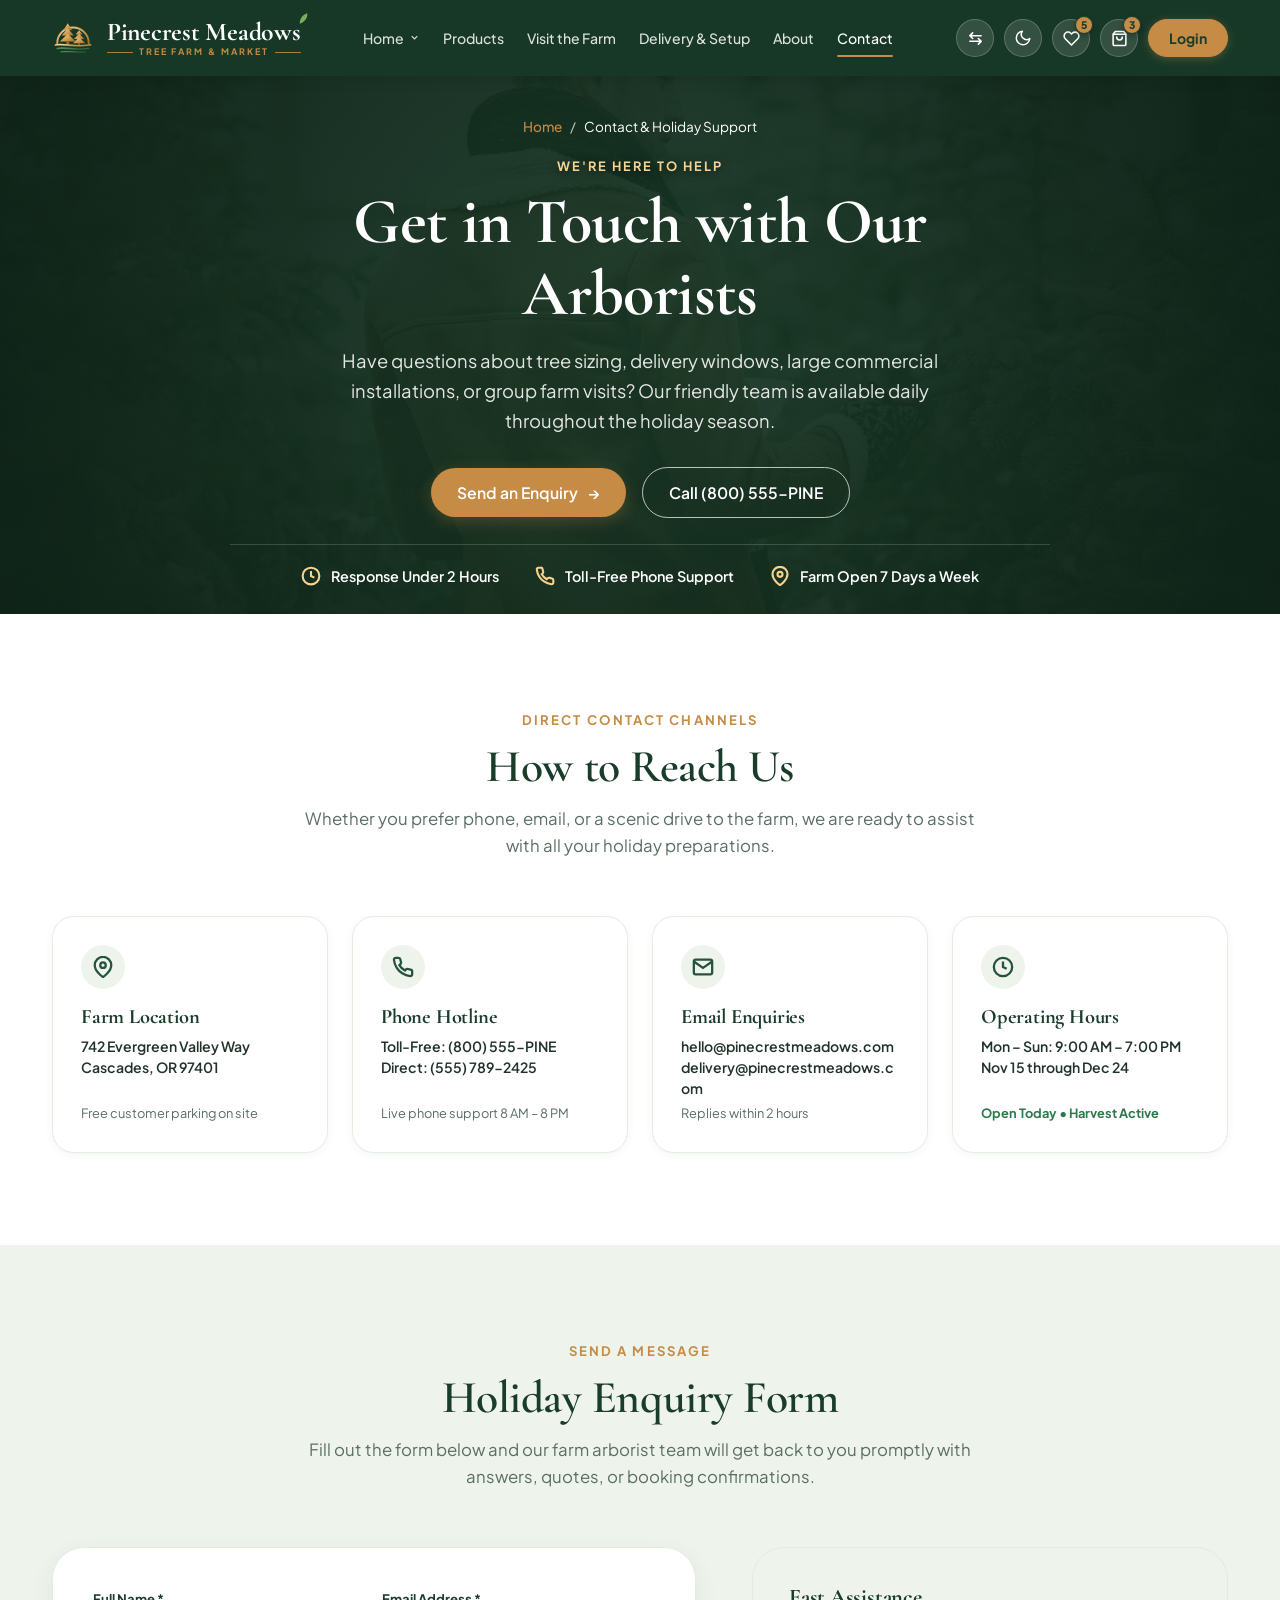
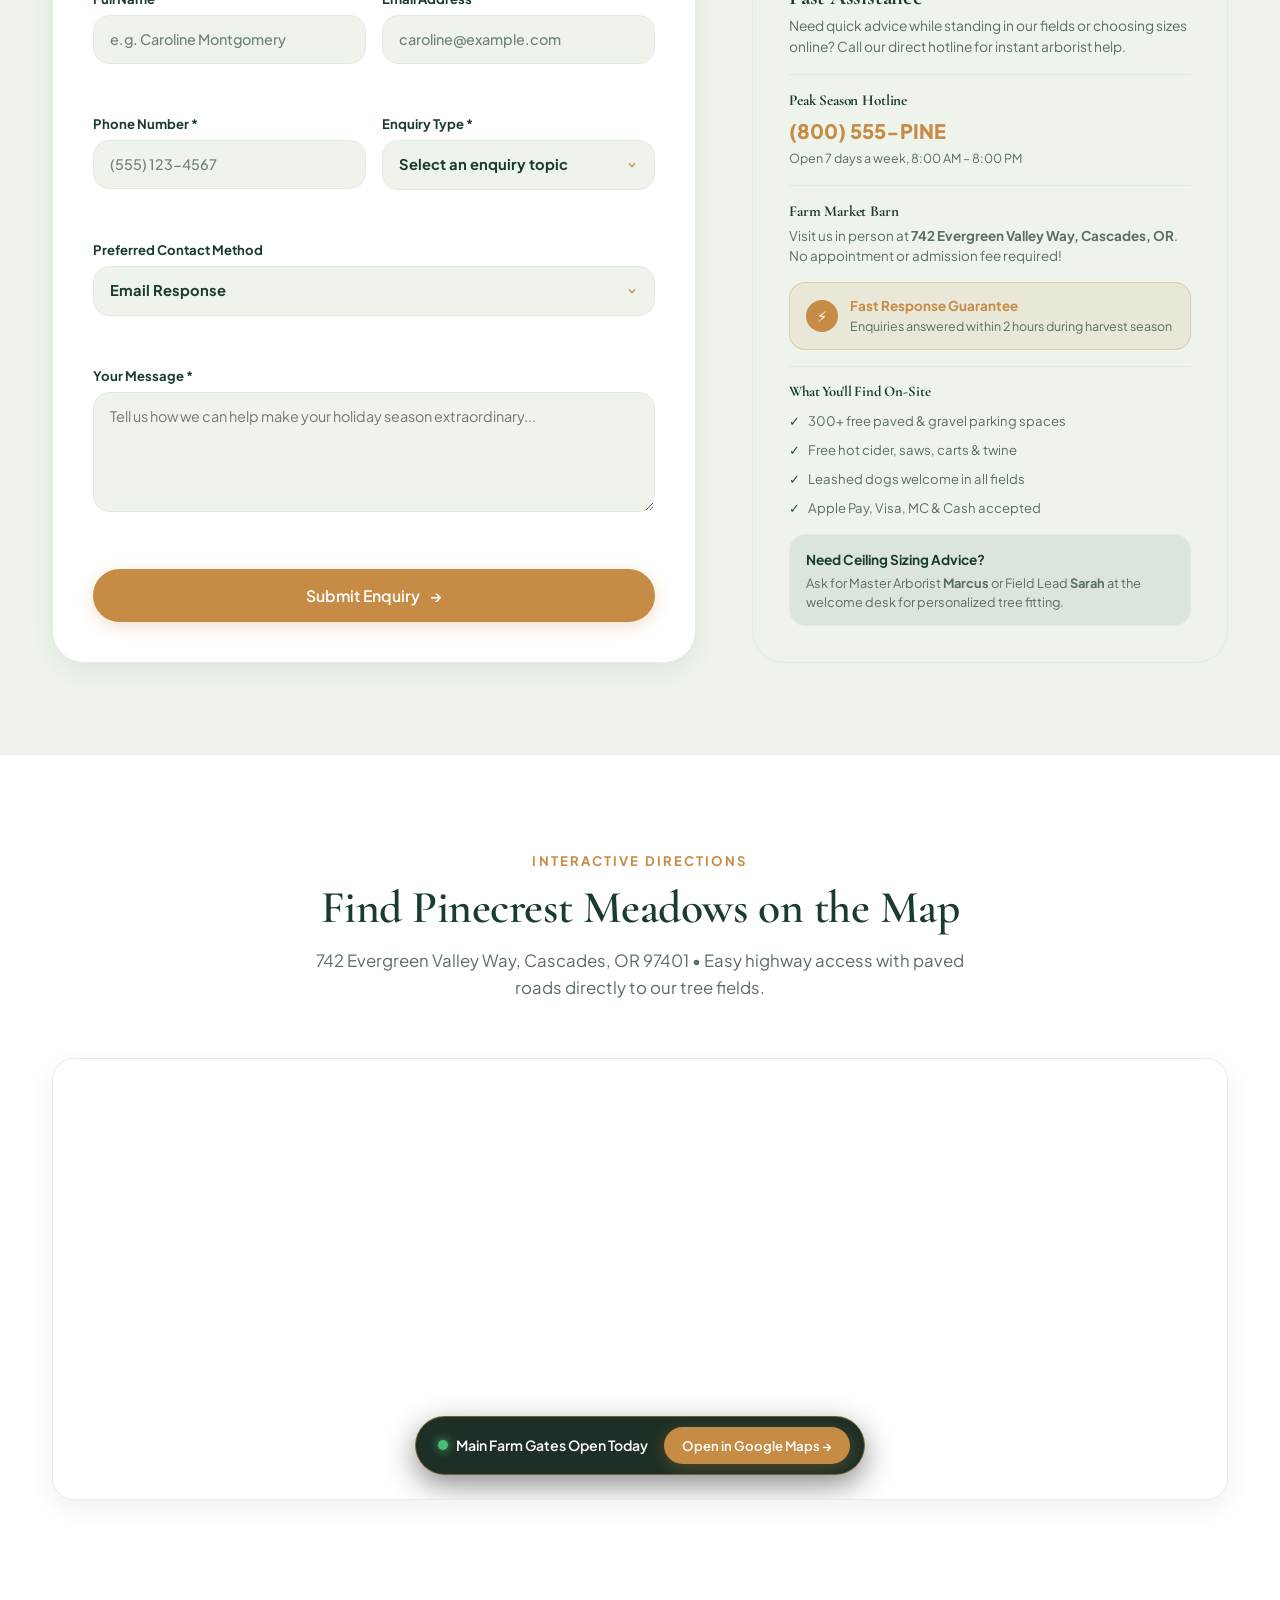
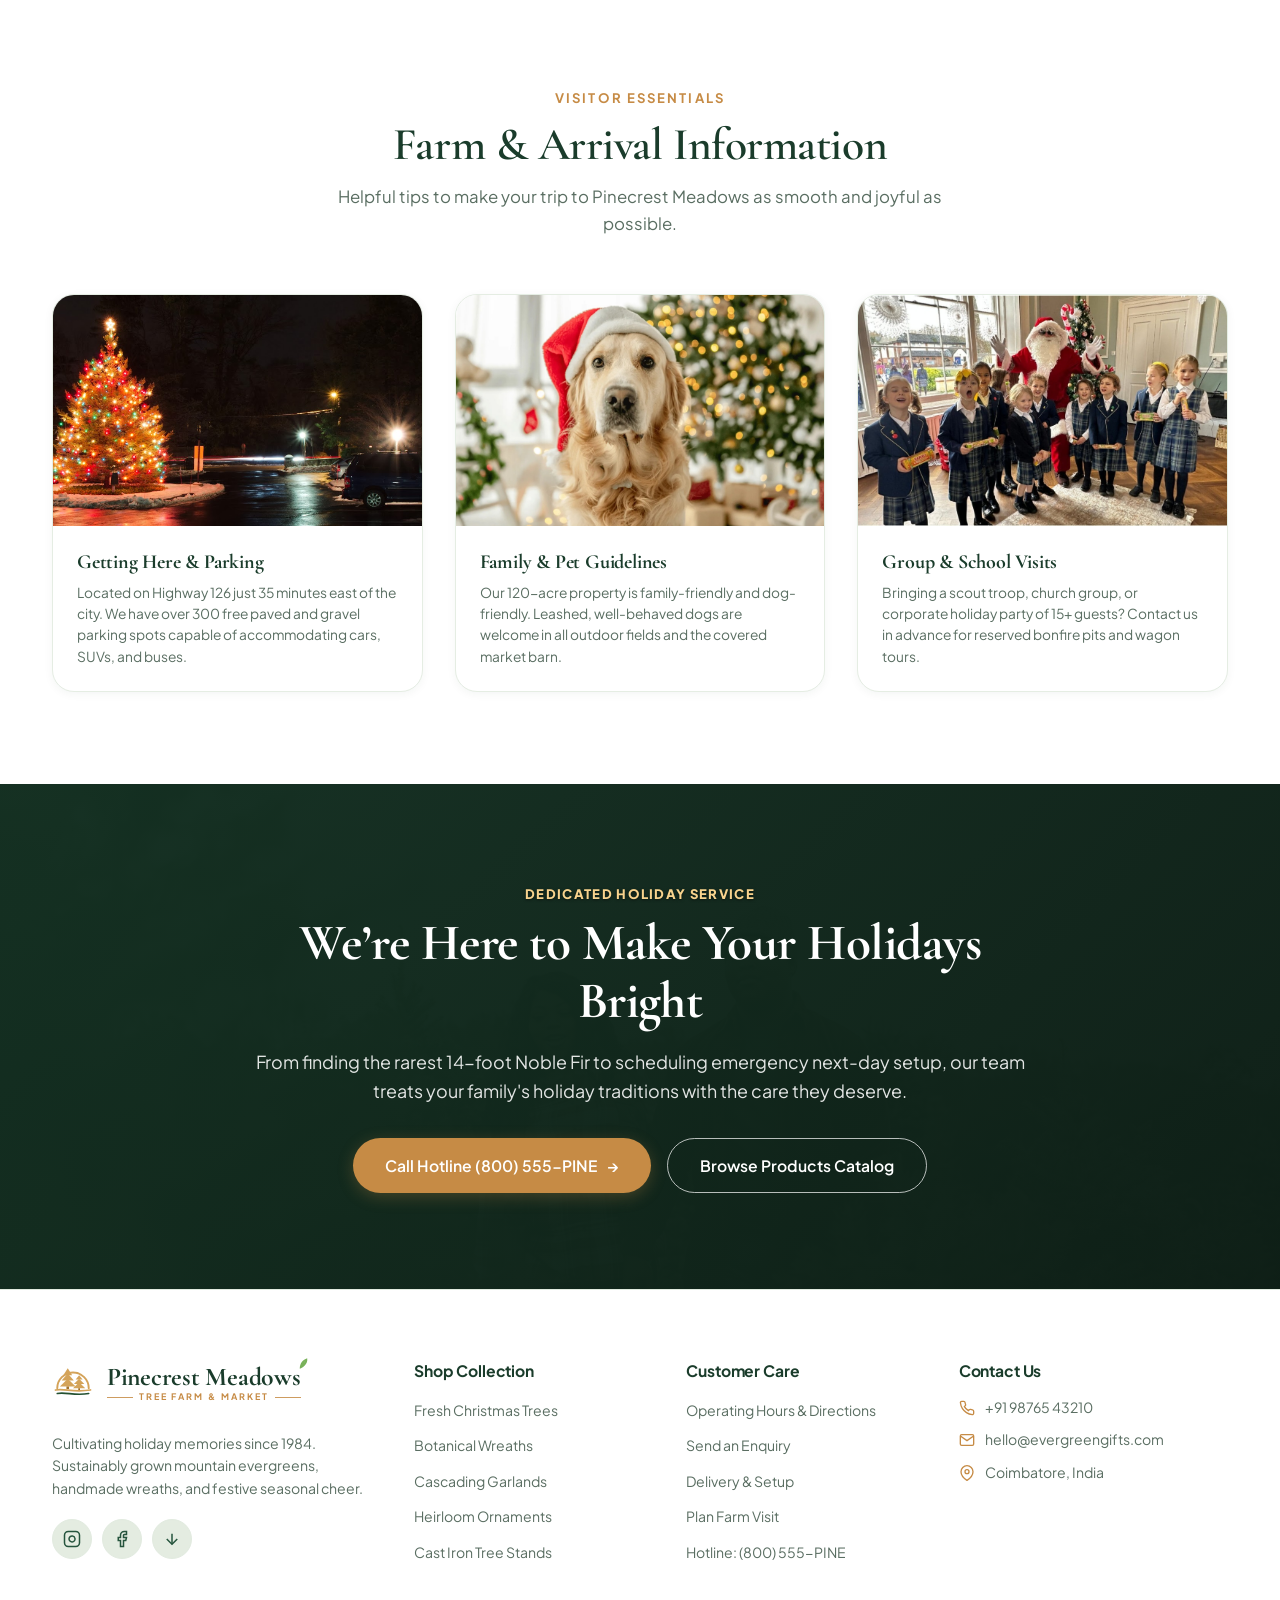
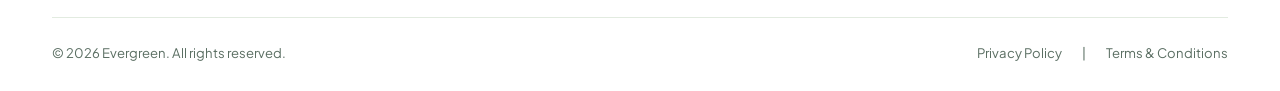
<file: contact.html>
<!DOCTYPE html>
<html lang="en" dir="ltr" data-theme="light">
<head>
  <meta charset="UTF-8">
  <meta name="viewport" content="width=device-width, initial-scale=1.0">
  <title>Contact Us &amp; Holiday Support | Pinecrest Meadows Tree Farm</title>
  <meta name="description" content="Get in touch with Pinecrest Meadows Christmas Tree Farm. Questions on tree sizing, white-glove delivery, farm visits, or custom wreaths? Our arborist team is ready to assist.">
  
  <!-- Favicon -->
  <!-- Favicon -->
  <link rel="icon" type="image/svg+xml" href="assets/images/favicon.svg">

  <!-- Main Stylesheet -->
  <link rel="stylesheet" href="assets/css/style.css">
</head>
<body>

  <!-- Attractive Holiday Page Preloader -->
  <div class="pm-page-loader" id="page-loader" aria-hidden="true">
    <div class="pm-loader-particles">
      <div class="pm-loader-particle"></div>
      <div class="pm-loader-particle"></div>
      <div class="pm-loader-particle"></div>
      <div class="pm-loader-particle"></div>
      <div class="pm-loader-particle"></div>
    </div>
    <div class="pm-loader-inner">
      <div class="pm-loader-emblem">
        <div class="pm-loader-ring"></div>
        <div class="pm-loader-ring-inner"></div>
        <div class="pm-loader-icon">
          <svg viewBox="0 0 24 24" fill="currentColor">
            <path d="M12 2L15 8H13L16 13H14L18 19H6L10 13H8L11 8H9L12 2Z"/>
            <rect x="11" y="19" width="2" height="3" fill="#D4A017"/>
            <polygon points="12,1 12.8,2.8 14.8,2.8 13.2,4 13.8,5.8 12,4.6 10.2,5.8 10.8,4 9.2,2.8 11.2,2.8" fill="#FFF3C4"/>
          </svg>
        </div>
      </div>
      <h2 class="pm-loader-title">Pinecrest Meadows</h2>
      <p class="pm-loader-subtitle">Fresh Evergreen Harvest &bull; Est. 1984</p>
      <div class="pm-loader-progress-track">
        <div class="pm-loader-progress-bar"></div>
      </div>
    </div>
  </div>

  <!-- ==========================================================================
       SITE HEADER (Deep Evergreen Navbar with Icons)
       ========================================================================== -->
  <header class="site-header" id="site-header">
    <div class="container">
      <nav class="navbar" aria-label="Main Navigation">
        
        <!-- Left: Brand Logo -->
        <a href="index.html" class="brand-logo" id="main-logo" aria-label="Pinecrest Meadows Tree Farm & Market">
          <div class="brand-emblem" aria-hidden="true">
            <svg width="42" height="42" viewBox="0 0 48 48" fill="none" xmlns="http://www.w3.org/2000/svg">
              <defs>
                <linearGradient id="treeGold" x1="0%" y1="0%" x2="100%" y2="100%">
                  <stop offset="0%" stop-color="#F6D799" />
                  <stop offset="50%" stop-color="#D4A359" />
                  <stop offset="100%" stop-color="#A27129" />
                </linearGradient>
                <linearGradient id="hillGreen" x1="0%" y1="0%" x2="100%" y2="100%">
                  <stop offset="0%" stop-color="#5B9760" />
                  <stop offset="100%" stop-color="#245132" />
                </linearGradient>
              </defs>
              <path d="M 6 30 A 18 18 0 1 1 42 30" stroke="url(#treeGold)" stroke-width="2.2" stroke-linecap="round" fill="none" />
              <path d="M 18 7 L 13 15 L 23 15 Z" fill="url(#treeGold)" />
              <path d="M 18 13 L 11 21 L 25 21 Z" fill="url(#treeGold)" />
              <path d="M 18 19 L 9 28 L 27 28 Z" fill="url(#treeGold)" />
              <rect x="16.5" y="28" width="3" height="3" fill="#A27129" />
              <path d="M 31 15 L 27 20 L 35 20 Z" fill="url(#treeGold)" />
              <path d="M 31 19 L 25 25 L 37 25 Z" fill="url(#treeGold)" />
              <path d="M 31 23 L 24 30 L 38 30 Z" fill="url(#treeGold)" />
              <rect x="30" y="30" width="2" height="2" fill="#A27129" />
              <path d="M 4 32 C 14 30, 24 35, 44 32" stroke="url(#treeGold)" stroke-width="2" stroke-linecap="round" fill="none" />
              <path d="M 6 36 C 16 34, 26 39, 42 36" stroke="url(#hillGreen)" stroke-width="1.8" stroke-linecap="round" fill="none" />
              <path d="M 10 40 C 18 38, 28 42, 38 40" stroke="url(#hillGreen)" stroke-width="1.4" stroke-linecap="round" fill="none" />
            </svg>
          </div>
          <div class="brand-text">
            <div class="brand-name">
              Pinecrest Meadow<span class="brand-leaf-wrap">s<svg class="brand-leaf-icon" viewBox="0 0 20 20" fill="currentColor"><path d="M3 17 C 8 16, 17 12, 17 3 C 10 4, 4 9, 3 17 Z M 7 13 C 11 9, 14 6, 14 6" fill="#78B159"/></svg></span>
            </div>
            <div class="brand-tagline">
              <span class="tagline-rule"></span>
              <span class="tagline-text">TREE FARM &amp; MARKET</span>
              <span class="tagline-rule"></span>
            </div>
          </div>
        </a>

        <!-- Center: Nav Menu -->
        <ul class="nav-menu" id="desktop-nav-menu">
          <li class="nav-item nav-item-dropdown">
            <a href="index.html" class="nav-link" id="nav-home-link" aria-haspopup="true" aria-expanded="false">
              Home
              <svg width="11" height="11" viewBox="0 0 24 24" fill="none" stroke="currentColor" stroke-width="2.5"><polyline points="6 9 12 15 18 9"></polyline></svg>
            </a>
            <div class="dropdown-menu" aria-label="Home Pages Submenu">
              <a href="index.html" class="dropdown-link">Home 1 (Farm &amp; Market)</a>
              <a href="home-2.html" class="dropdown-link">Home 2 (Winter Lodge)</a>
            </div>
          </li>
          <li class="nav-item">
            <a href="products.html" class="nav-link" id="nav-products-link">Products</a>
          </li>
          <li class="nav-item">
            <a href="visit-farm.html" class="nav-link" id="nav-visit-link">Visit the Farm</a>
          </li>
          <li class="nav-item">
            <a href="delivery-setup.html" class="nav-link" id="nav-delivery-link">Delivery &amp; Setup</a>
          </li>
          <li class="nav-item">
            <a href="about.html" class="nav-link" id="nav-about-link">About</a>
          </li>
          <li class="nav-item">
            <a href="contact.html" class="nav-link active" id="nav-contact-link">Contact</a>
          </li>
        </ul>

        <!-- Right: Actions (RTL, Theme, Wishlist, Cart, Login, Hamburger) -->
        <div class="nav-actions">
          
          <!-- 1. RTL Toggle (⇄) -->
          <button class="nav-circle-btn" id="rtl-toggle" title="Switch RTL/LTR" aria-label="Toggle Direction">
            <svg width="17" height="17" viewBox="0 0 24 24" fill="none" stroke="currentColor" stroke-width="2.2" stroke-linecap="round" stroke-linejoin="round">
              <path d="M4 8h16M4 8l4-4M4 8l4 4M20 16H4m16 0l-4-4m4 4l-4 4"></path>
            </svg>
          </button>

          <!-- 2. Light / Dark Theme Toggle (🌙) -->
          <button class="nav-circle-btn" id="theme-toggle" title="Switch Theme" aria-label="Toggle Theme">
            <svg width="17" height="17" viewBox="0 0 24 24" fill="none" stroke="currentColor" stroke-width="2.2" stroke-linecap="round" stroke-linejoin="round">
              <path d="M21 12.79A9 9 0 1 1 11.21 3 7 7 0 0 0 21 12.79z"></path>
            </svg>
          </button>

          <!-- 3. Wishlist Button (♡ 5) -->
          <a href="wishlist.html" class="nav-circle-btn" id="wishlist-btn" title="Saved Favorites" aria-label="View Wishlist">
            <svg width="17" height="17" viewBox="0 0 24 24" fill="none" stroke="currentColor" stroke-width="2.2" stroke-linecap="round" stroke-linejoin="round">
              <path d="M20.84 4.61a5.5 5.5 0 0 0-7.78 0L12 5.67l-1.06-1.06a5.5 5.5 0 0 0-7.78 7.78l1.06 1.06L12 21.23l7.78-7.78 1.06-1.06a5.5 5.5 0 0 0 0-7.78z"></path>
            </svg>
            <span class="nav-badge" id="wishlist-count-badge">5</span>
          </a>

          <!-- 4. Cart Button (🛍 3) -->
          <a href="cart.html" class="nav-circle-btn" id="cart-btn" title="View Basket" aria-label="View Shopping Basket">
            <svg width="17" height="17" viewBox="0 0 24 24" fill="none" stroke="currentColor" stroke-width="2.2" stroke-linecap="round" stroke-linejoin="round">
              <path d="M6 2L3 6v14a2 2 0 0 0 2 2h14a2 2 0 0 0 2-2V6l-3-4z"></path>
              <line x1="3" y1="6" x2="21" y2="6"></line>
              <path d="M16 10a4 4 0 0 1-8 0"></path>
            </svg>
            <span class="nav-badge cart-badge" id="cart-count-badge">3</span>
          </a>

          <!-- 5. Login Pill Button -->
          <a href="login.html" class="nav-pill-btn nav-login-pill" id="nav-login-btn">
            Login
          </a>

          <!-- Mobile Hamburger -->
          <button class="hamburger-btn" id="hamburger-btn" aria-label="Toggle Mobile Menu" aria-expanded="false" aria-controls="mobile-drawer">
            <span></span>
            <span></span>
            <span></span>
          </button>
        </div>

      </nav>
    </div>
  </header>

  <!-- Mobile Drawer Backdrop -->
  <div class="drawer-backdrop" id="drawer-backdrop"></div>

  <!-- Mobile Navigation Drawer -->
  <aside class="mobile-drawer" id="mobile-drawer" aria-label="Mobile Navigation Menu">
    <div class="drawer-header">
      <a href="index.html" class="brand-logo" aria-label="Pinecrest Meadows Tree Farm & Market">
        <div class="brand-emblem" aria-hidden="true">
          <svg width="36" height="36" viewBox="0 0 48 48" fill="none" xmlns="http://www.w3.org/2000/svg">
            <path d="M 6 30 A 18 18 0 1 1 42 30" stroke="#D4A359" stroke-width="2.2" stroke-linecap="round" fill="none" />
            <path d="M 18 7 L 13 15 L 23 15 Z" fill="#D4A359" />
            <path d="M 18 13 L 11 21 L 25 21 Z" fill="#D4A359" />
            <path d="M 18 19 L 9 28 L 27 28 Z" fill="#D4A359" />
            <rect x="16.5" y="28" width="3" height="3" fill="#A27129" />
            <path d="M 31 15 L 27 20 L 35 20 Z" fill="#D4A359" />
            <path d="M 31 19 L 25 25 L 37 25 Z" fill="#D4A359" />
            <path d="M 31 23 L 24 30 L 38 30 Z" fill="#D4A359" />
            <rect x="30" y="30" width="2" height="2" fill="#A27129" />
            <path d="M 4 32 C 14 30, 24 35, 44 32" stroke="#D4A359" stroke-width="2" stroke-linecap="round" fill="none" />
            <path d="M 6 36 C 16 34, 26 39, 42 36" stroke="#5B9760" stroke-width="1.8" stroke-linecap="round" fill="none" />
          </svg>
        </div>
        <div class="brand-text">
          <div class="brand-name">Pinecrest Meadows</div>
          <div class="brand-tagline">
            <span class="tagline-rule"></span>
            <span class="tagline-text">TREE FARM &amp; MARKET</span>
            <span class="tagline-rule"></span>
          </div>
        </div>
      </a>
      <button class="drawer-close-btn" id="drawer-close-btn" aria-label="Close menu">
        <svg width="20" height="20" viewBox="0 0 24 24" fill="none" stroke="currentColor" stroke-width="2.5" stroke-linecap="round" stroke-linejoin="round">
          <line x1="18" y1="6" x2="6" y2="18"></line>
          <line x1="6" y1="6" x2="18" y2="18"></line>
        </svg>
      </button>
    </div>

    <div class="drawer-quick-actions">
      <button class="nav-circle-btn rtl-toggle-btn" title="Switch RTL/LTR" aria-label="Toggle Direction">
        <svg width="17" height="17" viewBox="0 0 24 24" fill="none" stroke="currentColor" stroke-width="2" stroke-linecap="round" stroke-linejoin="round">
          <polyline points="16 3 21 8 16 13"></polyline>
          <line x1="21" y1="8" x2="9" y2="8"></line>
          <polyline points="8 21 3 16 8 11"></polyline>
          <line x1="3" y1="16" x2="15" y2="16"></line>
        </svg>
      </button>
      <button class="nav-circle-btn theme-toggle-btn" title="Switch Theme" aria-label="Toggle Theme">
        <svg width="17" height="17" viewBox="0 0 24 24" fill="none" stroke="currentColor" stroke-width="2" stroke-linecap="round" stroke-linejoin="round">
          <path d="M21 12.79A9 9 0 1 1 11.21 3 7 7 0 0 0 21 12.79z"></path>
        </svg>
      </button>
      <a href="wishlist.html" class="nav-circle-btn" title="Saved Favorites" aria-label="View Wishlist">
        <svg width="17" height="17" viewBox="0 0 24 24" fill="none" stroke="currentColor" stroke-width="2" stroke-linecap="round" stroke-linejoin="round">
          <path d="M20.84 4.61a5.5 5.5 0 0 0-7.78 0L12 5.67l-1.06-1.06a5.5 5.5 0 0 0-7.78 7.78l1.06 1.06L12 21.23l7.78-7.78 1.06-1.06a5.5 5.5 0 0 0 0-7.78z"></path>
        </svg>
        <span class="nav-badge">5</span>
      </a>
      <a href="cart.html" class="nav-circle-btn" title="View Basket" aria-label="View Shopping Basket">
        <svg width="17" height="17" viewBox="0 0 24 24" fill="none" stroke="currentColor" stroke-width="2" stroke-linecap="round" stroke-linejoin="round">
          <path d="M6 2L3 6v14a2 2 0 0 0 2 2h14a2 2 0 0 0 2-2V6l-3-4z"></path>
          <line x1="3" y1="6" x2="21" y2="6"></line>
          <path d="M16 10a4 4 0 0 1-8 0"></path>
        </svg>
        <span class="nav-badge cart-badge">3</span>
      </a>
    </div>

    <nav class="drawer-links">
      <div class="drawer-link-group">
        <span class="drawer-link">
          Home
          <svg width="14" height="14" viewBox="0 0 24 24" fill="none" stroke="currentColor" stroke-width="2"><polyline points="6 9 12 15 18 9"></polyline></svg>
        </span>
        <div class="drawer-sublinks">
          <a href="index.html" class="drawer-sublink">Home 1 (Farm &amp; Market)</a>
          <a href="home-2.html" class="drawer-sublink">Home 2 (Winter Lodge)</a>
        </div>
      </div>
      <a href="products.html" class="drawer-link">Products</a>
      <a href="visit-farm.html" class="drawer-link">Visit the Farm</a>
      <a href="delivery-setup.html" class="drawer-link">Delivery &amp; Setup</a>
      <a href="about.html" class="drawer-link">About</a>
      <a href="contact.html" class="drawer-link active">Contact</a>
      <div style="display:flex; gap:10px; margin-top:10px; padding:4px 0;">
        <a href="login.html" class="nav-pill-btn nav-login-pill" style="flex:1; text-align:center;">Login</a>
        <a href="register.html" class="nav-pill-btn nav-signup-pill" style="flex:1; text-align:center;">Sign Up</a>
      </div>
    </nav>

    <div class="drawer-footer">
      <div style="font-size:0.8rem; color:var(--text-muted); text-align:center; padding: 4px 0;">
        🌲 Open Daily 9 AM – 7 PM • 📞 (555) 789-2425
      </div>
    </div>
  </aside>

  <!-- Main Content Flow (5 Main Sections) -->
  <main id="main-content">

    <!-- ==========================================================================
         SECTION 1: CONTACT HERO (Standardized Inner Page Height)
         ========================================================================== -->
    <section class="prod-hero-section page-hero-section" id="hero">
      <img src="assets/images/contact/contact-hero.jpg" alt="Man in winter clothing standing among snow-dusted spruce trees at the farm" class="prod-hero-bg">
      <div class="prod-hero-overlay"></div>

      <div class="container">
        <div class="prod-hero-content">
          <!-- Breadcrumbs -->
          <div class="prod-breadcrumb">
            <a href="index.html">Home</a>
            <span>/</span>
            <span style="color: #FFFFFF;">Contact &amp; Holiday Support</span>
          </div>

          <span class="eyebrow prod-hero-eyebrow">We're Here to Help</span>
          <h1 class="prod-hero-title">Get in Touch with Our Arborists</h1>
          <p class="prod-hero-subtitle">
            Have questions about tree sizing, delivery windows, large commercial installations, or group farm visits? Our friendly team is available daily throughout the holiday season.
          </p>

          <div class="hero-btn-group" style="justify-content: center; margin-bottom: 24px;">
            <a href="#form" class="btn btn-caramel btn-arrow">
              <span>Send an Enquiry</span>
              <span class="btn-arrow">&rarr;</span>
            </a>
            <a href="tel:8005557463" class="btn btn-outline">
              <span>Call (800) 555-PINE</span>
            </a>
          </div>

          <!-- Trust Strip -->
          <div class="prod-trust-strip">
            <div class="prod-trust-item">
              <svg width="18" height="18" viewBox="0 0 24 24" fill="none" stroke="currentColor" stroke-width="2.5">
                <circle cx="12" cy="12" r="10"></circle>
                <polyline points="12 6 12 12 16 14"></polyline>
              </svg>
              <span>Response Under 2 Hours</span>
            </div>
            <div class="prod-trust-item">
              <svg width="18" height="18" viewBox="0 0 24 24" fill="none" stroke="currentColor" stroke-width="2.5">
                <path d="M22 16.92v3a2 2 0 0 1-2.18 2 19.79 19.79 0 0 1-8.63-3.07 19.5 19.5 0 0 1-6-6 19.79 19.79 0 0 1-3.07-8.67A2 2 0 0 1 4.11 2h3a2 2 0 0 1 2 1.72 12.84 12.84 0 0 0 .7 2.81 2 2 0 0 1-.45 2.11L8.09 9.91a16 16 0 0 0 6 6l1.27-1.27a2 2 0 0 1 2.11-.45 12.84 12.84 0 0 0 2.81.7A2 2 0 0 1 22 16.92z"></path>
              </svg>
              <span>Toll-Free Phone Support</span>
            </div>
            <div class="prod-trust-item">
              <svg width="18" height="18" viewBox="0 0 24 24" fill="none" stroke="currentColor" stroke-width="2.5">
                <path d="M21 10c0 7-9 13-9 13s-9-6-9-13a9 9 0 0 1 18 0z"></path>
                <circle cx="12" cy="10" r="3"></circle>
              </svg>
              <span>Farm Open 7 Days a Week</span>
            </div>
          </div>
        </div>
      </div>
    </section>

    <!-- ==========================================================================
         SECTION 2: CONTACT INFORMATION (4 Info Cards)
         ========================================================================== -->
    <section class="prod-section" id="info">
      <div class="container">
        <div class="section-header">
          <span class="eyebrow">Direct Contact Channels</span>
          <h2 class="section-title">How to Reach Us</h2>
          <p class="section-subtitle">
            Whether you prefer phone, email, or a scenic drive to the farm, we are ready to assist with all your holiday preparations.
          </p>
        </div>

        <div class="contact-info-grid">
          <!-- Card 1: Address -->
          <div class="contact-info-card">
            <div class="contact-icon-box">
              <svg width="22" height="22" viewBox="0 0 24 24" fill="none" stroke="currentColor" stroke-width="2.5">
                <path d="M21 10c0 7-9 13-9 13s-9-6-9-13a9 9 0 0 1 18 0z"></path>
                <circle cx="12" cy="10" r="3"></circle>
              </svg>
            </div>
            <h3 class="contact-card-title">Farm Location</h3>
            <div class="contact-card-detail">
              742 Evergreen Valley Way<br>
              Cascades, OR 97401
            </div>
            <span class="contact-card-subtext">Free customer parking on site</span>
          </div>

          <!-- Card 2: Phone Hotline -->
          <div class="contact-info-card">
            <div class="contact-icon-box">
              <svg width="22" height="22" viewBox="0 0 24 24" fill="none" stroke="currentColor" stroke-width="2.5">
                <path d="M22 16.92v3a2 2 0 0 1-2.18 2 19.79 19.79 0 0 1-8.63-3.07 19.5 19.5 0 0 1-6-6 19.79 19.79 0 0 1-3.07-8.67A2 2 0 0 1 4.11 2h3a2 2 0 0 1 2 1.72 12.84 12.84 0 0 0 .7 2.81 2 2 0 0 1-.45 2.11L8.09 9.91a16 16 0 0 0 6 6l1.27-1.27a2 2 0 0 1 2.11-.45 12.84 12.84 0 0 0 2.81.7A2 2 0 0 1 22 16.92z"></path>
              </svg>
            </div>
            <h3 class="contact-card-title">Phone Hotline</h3>
            <div class="contact-card-detail">
              Toll-Free: (800) 555-PINE<br>
              Direct: (555) 789-2425
            </div>
            <span class="contact-card-subtext">Live phone support 8 AM – 8 PM</span>
          </div>

          <!-- Card 3: Email -->
          <div class="contact-info-card">
            <div class="contact-icon-box">
              <svg width="22" height="22" viewBox="0 0 24 24" fill="none" stroke="currentColor" stroke-width="2.5">
                <path d="M4 4h16c1.1 0 2 .9 2 2v12c0 1.1-.9 2-2 2H4c-1.1 0-2-.9-2-2V6c0-1.1.9-2 2-2z"></path>
                <polyline points="22,6 12,13 2,6"></polyline>
              </svg>
            </div>
            <h3 class="contact-card-title">Email Enquiries</h3>
            <div class="contact-card-detail">
              hello@pinecrestmeadows.com<br>
              delivery@pinecrestmeadows.com
            </div>
            <span class="contact-card-subtext">Replies within 2 hours</span>
          </div>

          <!-- Card 4: Operating Hours -->
          <div class="contact-info-card">
            <div class="contact-icon-box">
              <svg width="22" height="22" viewBox="0 0 24 24" fill="none" stroke="currentColor" stroke-width="2.5">
                <circle cx="12" cy="12" r="10"></circle>
                <polyline points="12 6 12 12 16 14"></polyline>
              </svg>
            </div>
            <h3 class="contact-card-title">Operating Hours</h3>
            <div class="contact-card-detail">
              Mon – Sun: 9:00 AM – 7:00 PM<br>
              Nov 15 through Dec 24
            </div>
            <span class="contact-card-subtext" style="color: #2D7A4D; font-weight: 700;">Open Today &bull; Harvest Active</span>
          </div>
        </div>
      </div>
    </section>

    <!-- ==========================================================================
         SECTION 3: CONTACT / ENQUIRY FORM (Fully Responsive from 200px to 2560px+)
         ========================================================================== -->
    <section class="prod-section bg-alt" id="form">
      <div class="container">
        <div class="section-header">
          <span class="eyebrow">Send a Message</span>
          <h2 class="section-title">Holiday Enquiry Form</h2>
          <p class="section-subtitle">
            Fill out the form below and our farm arborist team will get back to you promptly with answers, quotes, or booking confirmations.
          </p>
        </div>

        <div class="contact-form-layout">
          <!-- Main Form Card -->
          <div class="contact-form-card">
            <form class="contact-form" id="main-contact-form" onsubmit="handleContactSubmit(event)">
              <div class="contact-form-grid">
                <!-- Name -->
                <div class="contact-form-group">
                  <label for="contact-name" class="contact-label">Full Name *</label>
                  <input type="text" id="contact-name" class="contact-input" placeholder="e.g. Caroline Montgomery" required>
                </div>

                <!-- Email -->
                <div class="contact-form-group">
                  <label for="contact-email" class="contact-label">Email Address *</label>
                  <input type="email" id="contact-email" class="contact-input" placeholder="caroline@example.com" required>
                </div>

                <!-- Phone -->
                <div class="contact-form-group">
                  <label for="contact-phone" class="contact-label">Phone Number *</label>
                  <input type="tel" id="contact-phone" class="contact-input" placeholder="(555) 123-4567" required>
                </div>

                <!-- Enquiry Type -->
                <div class="contact-form-group">
                  <label for="contact-enquiry-type" class="contact-label">Enquiry Type *</label>
                  <select id="contact-enquiry-type" class="contact-select" required>
                    <option value="" disabled selected>Select an enquiry topic</option>
                    <option value="tree-selection">Tree Sizing &amp; Species Advice</option>
                    <option value="delivery-setup">Home Delivery &amp; Setup Question</option>
                    <option value="farm-visit">Visiting the Farm / Group Tour</option>
                    <option value="commercial-order">Commercial &amp; Large Display Order</option>
                    <option value="custom-wreath">Custom Wreath &amp; Garland Order</option>
                    <option value="other">General Question</option>
                  </select>
                </div>

                <!-- Preferred Contact Method -->
                <div class="contact-form-group full-width">
                  <label for="contact-method" class="contact-label">Preferred Contact Method</label>
                  <select id="contact-method" class="contact-select">
                    <option value="email" selected>Email Response</option>
                    <option value="phone">Phone Call</option>
                    <option value="sms">SMS / Text Message</option>
                  </select>
                </div>

                <!-- Message -->
                <div class="contact-form-group full-width">
                  <label for="contact-message" class="contact-label">Your Message *</label>
                  <textarea id="contact-message" class="contact-textarea" placeholder="Tell us how we can help make your holiday season extraordinary..." required></textarea>
                </div>

                <!-- Submit Button -->
                <div class="contact-form-group full-width" style="margin-top: 8px;">
                  <button type="submit" class="btn btn-caramel btn-arrow" style="width: 100%; justify-content: center; padding: 14px;">
                    <span>Submit Enquiry</span>
                    <span class="btn-arrow">&rarr;</span>
                  </button>
                </div>
              </div>
            </form>
          </div>

          <!-- Sidebar Guide Card -->
          <div class="contact-sidebar-card">
            <div>
              <h3 class="contact-sidebar-title">Fast Assistance</h3>
              <p style="font-size: 0.86rem; color: var(--text-muted); line-height: 1.55;">
                Need quick advice while standing in our fields or choosing sizes online? Call our direct hotline for instant arborist help.
              </p>
            </div>

            <!-- Peak Season Hotline -->
            <div style="border-top: 1px solid var(--border-color); padding-top: 16px;">
              <h4 style="font-size: 0.95rem; font-weight: 700; color: var(--text-heading); margin-bottom: 6px;">Peak Season Hotline</h4>
              <a href="tel:8005557463" style="font-size: 1.25rem; font-weight: 800; color: var(--caramel-gold); text-decoration: none;">(800) 555-PINE</a>
              <p style="font-size: 0.78rem; color: var(--text-muted); margin-top: 2px;">Open 7 days a week, 8:00 AM – 8:00 PM</p>
            </div>

            <!-- Farm Market Barn -->
            <div style="border-top: 1px solid var(--border-color); padding-top: 16px;">
              <h4 style="font-size: 0.95rem; font-weight: 700; color: var(--text-heading); margin-bottom: 6px;">Farm Market Barn</h4>
              <p style="font-size: 0.84rem; color: var(--text-muted); line-height: 1.5;">
                Visit us in person at <strong>742 Evergreen Valley Way, Cascades, OR</strong>. No appointment or admission fee required!
              </p>
            </div>

            <!-- Response Guarantee Badge -->
            <div style="background: rgba(198, 139, 69, 0.12); border: 1px solid rgba(198, 139, 69, 0.32); border-radius: var(--radius-md); padding: 12px 16px; display: flex; align-items: center; gap: 12px;">
              <div style="width: 32px; height: 32px; border-radius: var(--radius-full); background: var(--caramel-gold); color: #FFFFFF; display: flex; align-items: center; justify-content: center; font-weight: 800; flex-shrink: 0; font-size: 0.95rem;">⚡</div>
              <div>
                <div style="font-size: 0.84rem; font-weight: 700; color: var(--caramel-gold);">Fast Response Guarantee</div>
                <div style="font-size: 0.78rem; color: var(--text-muted);">Enquiries answered within 2 hours during harvest season</div>
              </div>
            </div>

            <!-- On-Site Amenities List -->
            <div style="border-top: 1px solid var(--border-color); padding-top: 16px;">
              <h4 style="font-size: 0.92rem; font-weight: 700; color: var(--text-heading); margin-bottom: 10px;">What You'll Find On-Site</h4>
              <div style="display: flex; flex-direction: column; gap: 8px; font-size: 0.82rem; color: var(--text-muted);">
                <div style="display: flex; align-items: center; gap: 8px;">
                  <span style="color: var(--forest-green); font-weight: 800;">✓</span> 300+ free paved &amp; gravel parking spaces
                </div>
                <div style="display: flex; align-items: center; gap: 8px;">
                  <span style="color: var(--forest-green); font-weight: 800;">✓</span> Free hot cider, saws, carts &amp; twine
                </div>
                <div style="display: flex; align-items: center; gap: 8px;">
                  <span style="color: var(--forest-green); font-weight: 800;">✓</span> Leashed dogs welcome in all fields
                </div>
                <div style="display: flex; align-items: center; gap: 8px;">
                  <span style="color: var(--forest-green); font-weight: 800;">✓</span> Apple Pay, Visa, MC &amp; Cash accepted
                </div>
              </div>
            </div>

            <!-- Direct Arborist Help Desk Note -->
            <div style="background: rgba(37, 84, 61, 0.09); border: 1px solid var(--border-color); border-radius: var(--radius-md); padding: 14px 16px;">
              <div style="font-size: 0.85rem; font-weight: 700; color: var(--text-heading); margin-bottom: 3px;">Need Ceiling Sizing Advice?</div>
              <p style="font-size: 0.8rem; color: var(--text-muted); margin: 0; line-height: 1.45;">
                Ask for Master Arborist <strong>Marcus</strong> or Field Lead <strong>Sarah</strong> at the welcome desk for personalized tree fitting.
              </p>
            </div>
          </div>
        </div>
      </div>
    </section>

    <!-- ==========================================================================
         SECTION 4: INTERACTIVE MAP & DIRECTIONS
         ========================================================================== -->
    <section class="prod-section bg-surface" id="farm-map">
      <div class="container">
        <div class="section-header">
          <span class="eyebrow">Interactive Directions</span>
          <h2 class="section-title">Find Pinecrest Meadows on the Map</h2>
          <p class="section-subtitle">
            742 Evergreen Valley Way, Cascades, OR 97401 &bull; Easy highway access with paved roads directly to our tree fields.
          </p>
        </div>

        <div class="contact-map-wrapper" style="position: relative; border-radius: var(--radius-lg); overflow: hidden; border: 1px solid var(--card-border); box-shadow: var(--shadow-md);">
          <iframe 
            title="Pinecrest Meadows Tree Farm Location Map"
            src="https://maps.google.com/maps?q=44.0521,-123.0868+(Pinecrest+Meadows+Christmas+Tree+Farm)&amp;z=13&amp;output=embed" 
            width="100%" 
            height="440" 
            style="border: 0; display: block;" 
            allowfullscreen="" 
            loading="lazy" 
            referrerpolicy="no-referrer-when-downgrade">
          </iframe>
          <div class="contact-map-badge">
            <div class="contact-map-status">
              <div class="status-indicator-dot"></div>
              <span>Main Farm Gates Open Today</span>
            </div>
            <a href="https://maps.google.com/?q=44.0521,-123.0868" target="_blank" rel="noopener noreferrer" class="btn btn-caramel btn-sm">
              <span>Open in Google Maps &rarr;</span>
            </a>
          </div>
        </div>
      </div>
    </section>

    <!-- ==========================================================================
         SECTION 5: VISIT / FARM INFORMATION (Directions, Parking, Groups)
         ========================================================================== -->
    <section class="prod-section" id="visit-info">
      <div class="container">
        <div class="section-header">
          <span class="eyebrow">Visitor Essentials</span>
          <h2 class="section-title">Farm &amp; Arrival Information</h2>
          <p class="section-subtitle">
            Helpful tips to make your trip to Pinecrest Meadows as smooth and joyful as possible.
          </p>
        </div>

        <div class="visit-info-strip-grid">
          <!-- Card 1: Getting Here & Parking -->
          <div class="visit-info-box">
            <div class="visit-info-media">
              <img src="assets/images/contact/guide-parking.png" alt="Pinecrest Meadows Tree Farm illuminated evening parking and entrance grounds" loading="lazy">
            </div>
            <div class="visit-info-body">
              <h3 class="visit-info-title">Getting Here &amp; Parking</h3>
              <p class="visit-info-text">
                Located on Highway 126 just 35 minutes east of the city. We have over 300 free paved and gravel parking spots capable of accommodating cars, SUVs, and buses.
              </p>
            </div>
          </div>

          <!-- Card 2: Family & Pet Guidelines -->
          <div class="visit-info-box">
            <div class="visit-info-media">
              <img src="assets/images/contact/guide-family-pets.jpg" alt="Golden retriever wearing Santa hat welcoming pets to the farm" loading="lazy">
            </div>
            <div class="visit-info-body">
              <h3 class="visit-info-title">Family &amp; Pet Guidelines</h3>
              <p class="visit-info-text">
                Our 120-acre property is family-friendly and dog-friendly. Leashed, well-behaved dogs are welcome in all outdoor fields and the covered market barn.
              </p>
            </div>
          </div>

          <!-- Card 3: Group & School Visits -->
          <div class="visit-info-box">
            <div class="visit-info-media">
              <img src="assets/images/contact/guide-group-visits.jpg" alt="School children and group tours celebrating Christmas with Santa at the farm" loading="lazy">
            </div>
            <div class="visit-info-body">
              <h3 class="visit-info-title">Group &amp; School Visits</h3>
              <p class="visit-info-text">
                Bringing a scout troop, church group, or corporate holiday party of 15+ guests? Contact us in advance for reserved bonfire pits and wagon tours.
              </p>
            </div>
          </div>
        </div>
      </div>
    </section>

    <!-- ==========================================================================
         SECTION 6: FINAL HOLIDAY SUPPORT CTA
         ========================================================================== -->
    <section class="prod-shopping-cta-section" id="support">
      <img src="assets/images/contact/contact-cta-stroll.jpg" alt="Mother and son strolling between rows of Christmas trees" class="prod-cta-bg-image">
      <div class="prod-cta-overlay"></div>

      <div class="container">
        <div class="prod-cta-inner" style="grid-template-columns: 1fr; text-align: center; max-width: 780px; margin: 0 auto;">
          <div>
            <span class="eyebrow" style="color: #F8D38D; font-weight: 800; letter-spacing: 0.1em; text-transform: uppercase; text-shadow: 0 1px 3px rgba(0,0,0,0.5);">Dedicated Holiday Service</span>
            <h2 class="prod-cta-title" style="margin-bottom: 16px;">We’re Here to Make Your Holidays Bright</h2>
            <p class="prod-cta-desc" style="margin-bottom: 32px;">
              From finding the rarest 14-foot Noble Fir to scheduling emergency next-day setup, our team treats your family's holiday traditions with the care they deserve.
            </p>

            <div style="display: flex; justify-content: center; gap: 16px; flex-wrap: wrap;">
              <a href="tel:8005557463" class="btn btn-caramel btn-arrow" style="padding: 14px 32px;">
                <span>Call Hotline (800) 555-PINE</span>
                <span class="btn-arrow">&rarr;</span>
              </a>
              <a href="products.html" class="btn btn-outline" style="padding: 14px 32px;">
                <span>Browse Products Catalog</span>
              </a>
            </div>
          </div>
        </div>
      </div>
    </section>

  </main>

  <!-- ==========================================================================
       FOOTER
       ========================================================================== -->
  <footer class="site-footer">
    <div class="container">
      <div class="footer-top">
        <div class="footer-col footer-col-brand">
          <a href="index.html" class="brand-logo footer-logo" style="margin-bottom:12px;" aria-label="Pinecrest Meadows">
            <div class="brand-emblem" aria-hidden="true">
              <svg width="40" height="40" viewBox="0 0 48 48" fill="none" xmlns="http://www.w3.org/2000/svg">
                <path d="M 6 30 A 18 18 0 1 1 42 30" stroke="#D4A359" stroke-width="2.2" stroke-linecap="round" fill="none" />
                <path d="M 18 7 L 13 15 L 23 15 Z" fill="#D4A359" />
                <path d="M 18 13 L 11 21 L 25 21 Z" fill="#D4A359" />
                <path d="M 18 19 L 9 28 L 27 28 Z" fill="#D4A359" />
                <rect x="16.5" y="28" width="3" height="3" fill="#A27129" />
                <path d="M 31 15 L 27 20 L 35 20 Z" fill="#D4A359" />
                <path d="M 31 19 L 25 25 L 37 25 Z" fill="#D4A359" />
                <path d="M 31 23 L 24 30 L 38 30 Z" fill="#D4A359" />
                <rect x="30" y="30" width="2" height="2" fill="#A27129" />
                <path d="M 4 32 C 14 30, 24 35, 44 32" stroke="#D4A359" stroke-width="2" stroke-linecap="round" fill="none" />
                <path d="M 6 36 C 16 34, 26 39, 42 36" stroke="#245132" stroke-width="1.8" stroke-linecap="round" fill="none" />
              </svg>
            </div>
            <div class="brand-text">
              <div class="brand-name">
                Pinecrest Meadow<span class="brand-leaf-wrap">s<svg class="brand-leaf-icon" viewBox="0 0 20 20" fill="currentColor"><path d="M3 17 C 8 16, 17 12, 17 3 C 10 4, 4 9, 3 17 Z M 7 13 C 11 9, 14 6, 14 6" fill="#78B159"/></svg></span>
              </div>
              <div class="brand-tagline">
                <span class="tagline-rule"></span>
                <span class="tagline-text">TREE FARM &amp; MARKET</span>
                <span class="tagline-rule"></span>
              </div>
            </div>
          </a>
          <p class="footer-desc">
            Cultivating holiday memories since 1984. Sustainably grown mountain evergreens, handmade wreaths, and festive seasonal cheer.
          </p>
          <div class="footer-socials">
            <a href="#instagram" class="social-icon" aria-label="Follow us on Instagram">
              <svg width="18" height="18" viewBox="0 0 24 24" fill="none" stroke="currentColor" stroke-width="2">
                <rect x="2" y="2" width="20" height="20" rx="5" ry="5"></rect>
                <path d="M16 11.37A4 4 0 1 1 12.63 8 4 4 0 0 1 16 11.37z"></path>
                <line x1="17.5" y1="6.5" x2="17.51" y2="6.5"></line>
              </svg>
            </a>
            <a href="#facebook" class="social-icon" aria-label="Follow us on Facebook">
              <svg width="18" height="18" viewBox="0 0 24 24" fill="none" stroke="currentColor" stroke-width="2">
                <path d="M18 2h-3a5 5 0 0 0-5 5v3H7v4h3v8h4v-8h3l1-4h-4V7a1 1 0 0 1 1-1h3z"></path>
              </svg>
            </a>
            <a href="#pinterest" class="social-icon" aria-label="Follow us on Pinterest">
              <svg width="18" height="18" viewBox="0 0 24 24" fill="none" stroke="currentColor" stroke-width="2">
                <line x1="12" y1="5" x2="12" y2="19"></line>
                <polyline points="19 12 12 19 5 12"></polyline>
              </svg>
            </a>
          </div>
        </div>

        <div class="footer-col">
          <h4 class="footer-col-title">Shop Collection</h4>
          <ul class="footer-links">
            <li><a href="products.html#trees">Fresh Christmas Trees</a></li>
            <li><a href="products.html#wreaths">Botanical Wreaths</a></li>
            <li><a href="products.html#wreaths">Cascading Garlands</a></li>
            <li><a href="products.html#decor">Heirloom Ornaments</a></li>
            <li><a href="products.html#decor">Cast Iron Tree Stands</a></li>
          </ul>
        </div>

        <div class="footer-col">
          <h4 class="footer-col-title">Customer Care</h4>
          <ul class="footer-links">
            <li><a href="contact.html#info">Operating Hours &amp; Directions</a></li>
            <li><a href="contact.html#form">Send an Enquiry</a></li>
            <li><a href="delivery-setup.html">Delivery &amp; Setup</a></li>
            <li><a href="visit-farm.html">Plan Farm Visit</a></li>
            <li><a href="contact.html#support">Hotline: (800) 555-PINE</a></li>
          </ul>
        </div>

        <div class="footer-col">
          <h4 class="footer-col-title">Contact Us</h4>
          <div class="footer-contact-list">
            <div class="contact-item">
              <svg width="16" height="16" viewBox="0 0 24 24" fill="none" stroke="currentColor" stroke-width="2"><path d="M22 16.92v3a2 2 0 0 1-2.18 2 19.79 19.79 0 0 1-8.63-3.07 19.5 19.5 0 0 1-6-6 19.79 19.79 0 0 1-3.07-8.67A2 2 0 0 1 4.11 2h3a2 2 0 0 1 2 1.72 12.84 12.84 0 0 0 .7 2.81 2 2 0 0 1-.45 2.11L8.09 9.91a16 16 0 0 0 6 6l1.27-1.27a2 2 0 0 1 2.11-.45 12.84 12.84 0 0 0 2.81.7A2 2 0 0 1 22 16.92z"></path></svg>
              <span>+91 98765 43210</span>
            </div>
            <div class="contact-item">
              <svg width="16" height="16" viewBox="0 0 24 24" fill="none" stroke="currentColor" stroke-width="2"><path d="M4 4h16c1.1 0 2 .9 2 2v12c0 1.1-.9 2-2 2H4c-1.1 0-2-.9-2-2V6c0-1.1.9-2 2-2z"></path><polyline points="22,6 12,13 2,6"></polyline></svg>
              <span>hello@evergreengifts.com</span>
            </div>
            <div class="contact-item">
              <svg width="16" height="16" viewBox="0 0 24 24" fill="none" stroke="currentColor" stroke-width="2"><path d="M21 10c0 7-9 13-9 13s-9-6-9-13a9 9 0 0 1 18 0z"></path><circle cx="12" cy="10" r="3"></circle></svg>
              <span>Coimbatore, India</span>
            </div>
          </div>
        </div>
      </div>

      <div class="footer-bottom">
        <div>
          &copy; 2026 Evergreen. All rights reserved.
        </div>
        <div class="footer-bottom-links">
          <a href="#">Privacy Policy</a>
          <span>|</span>
          <a href="#">Terms &amp; Conditions</a>
        </div>
      </div>
    </div>
  </footer>

  <!-- Toast Notification -->
  <div class="prod-toast" id="contact-toast" role="alert" aria-live="polite">
    <span id="contact-toast-text">Thank you! Your message has been sent.</span>
  </div>

  <!-- Back to Top Floating Button -->
  <button class="back-to-top" id="back-to-top" aria-label="Scroll back to top" title="Back to top">
    <svg width="20" height="20" viewBox="0 0 24 24" fill="none" stroke="currentColor" stroke-width="2.5" stroke-linecap="round" stroke-linejoin="round">
      <line x1="12" y1="19" x2="12" y2="5"></line>
      <polyline points="5 12 12 5 19 12"></polyline>
    </svg>
  </button>

  <!-- JavaScript -->
  <script src="assets/js/main.js"></script>
  <script>
    function handleContactSubmit(e) {
      e.preventDefault();
      const name = document.getElementById('contact-name').value;
      const toast = document.getElementById('contact-toast');
      const toastText = document.getElementById('contact-toast-text');
      if (toast && toastText) {
        toastText.innerHTML = `Thank you, <strong>${name}</strong>! Your enquiry has been received. We will respond within 2 hours.`;
        toast.classList.add('show');
        setTimeout(() => toast.classList.remove('show'), 4500);
      }
      e.target.reset();
    }
  </script>
</body>
</html>
</file>
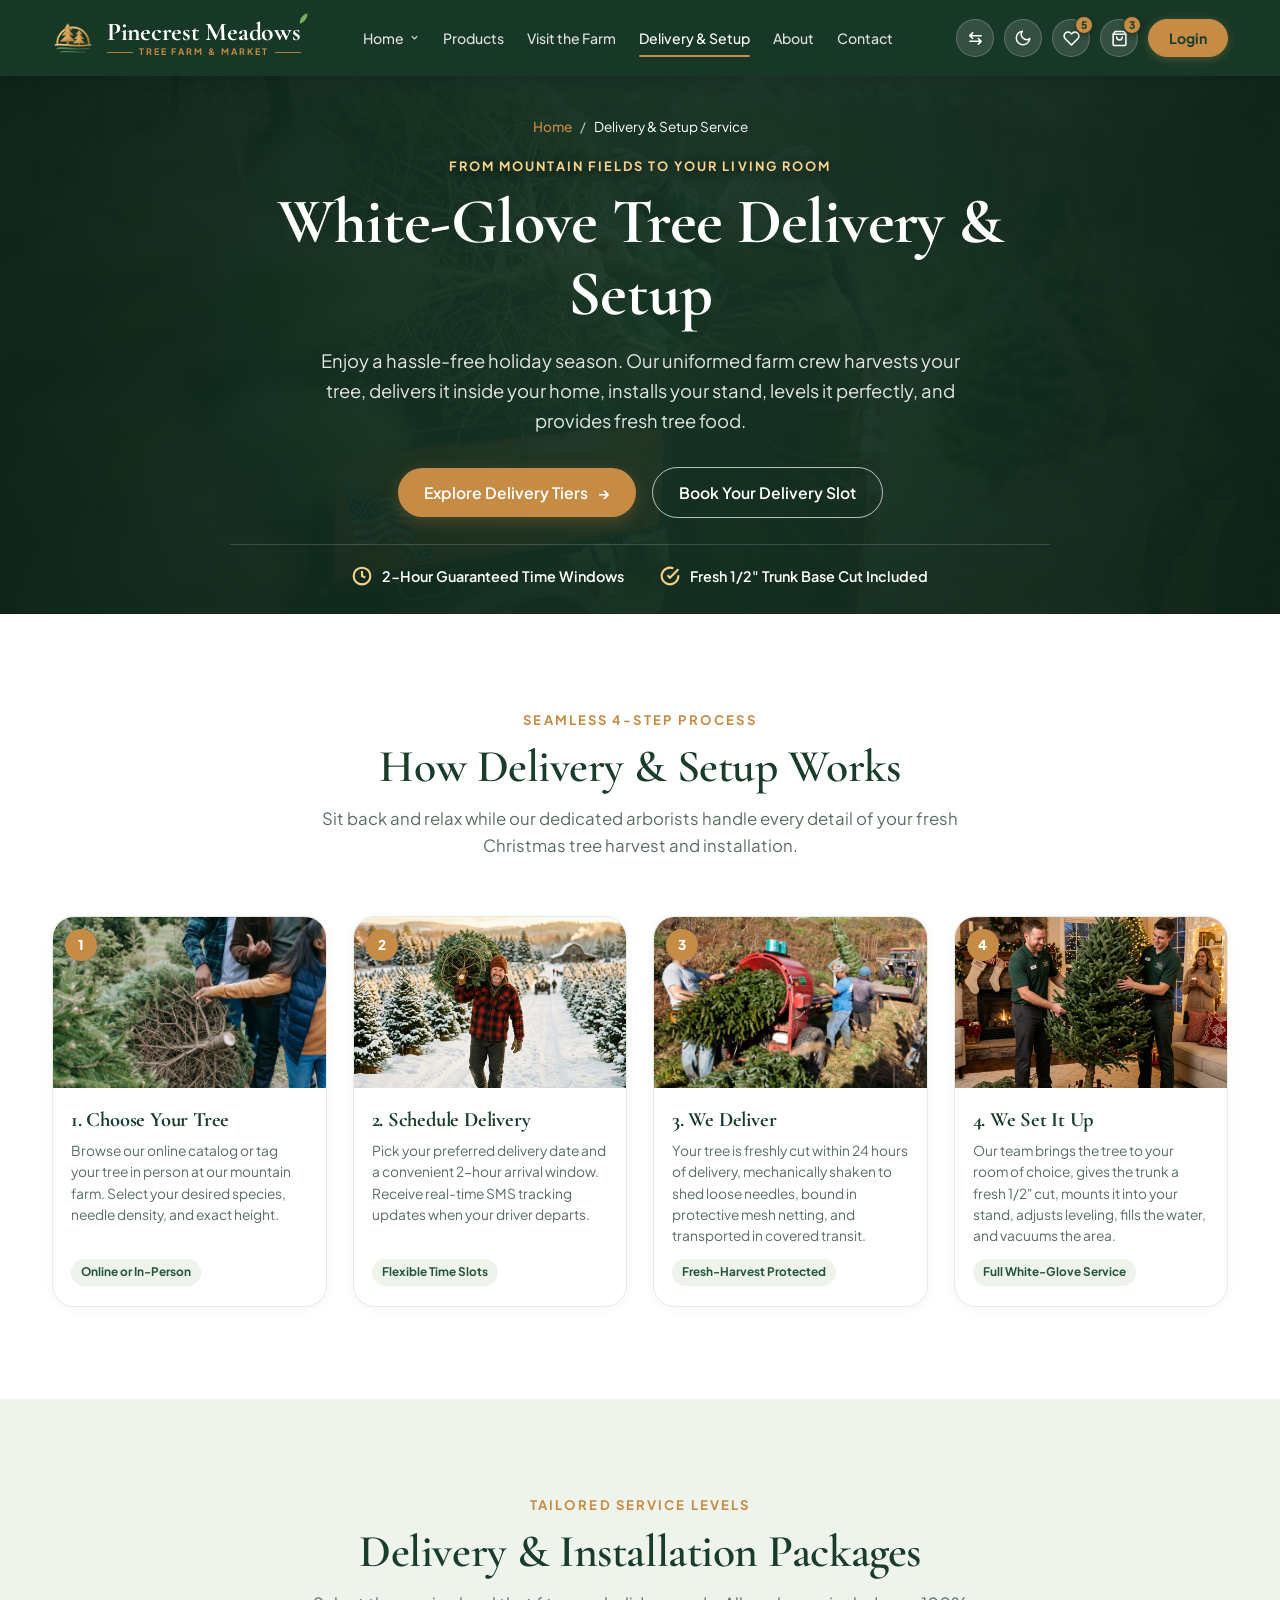
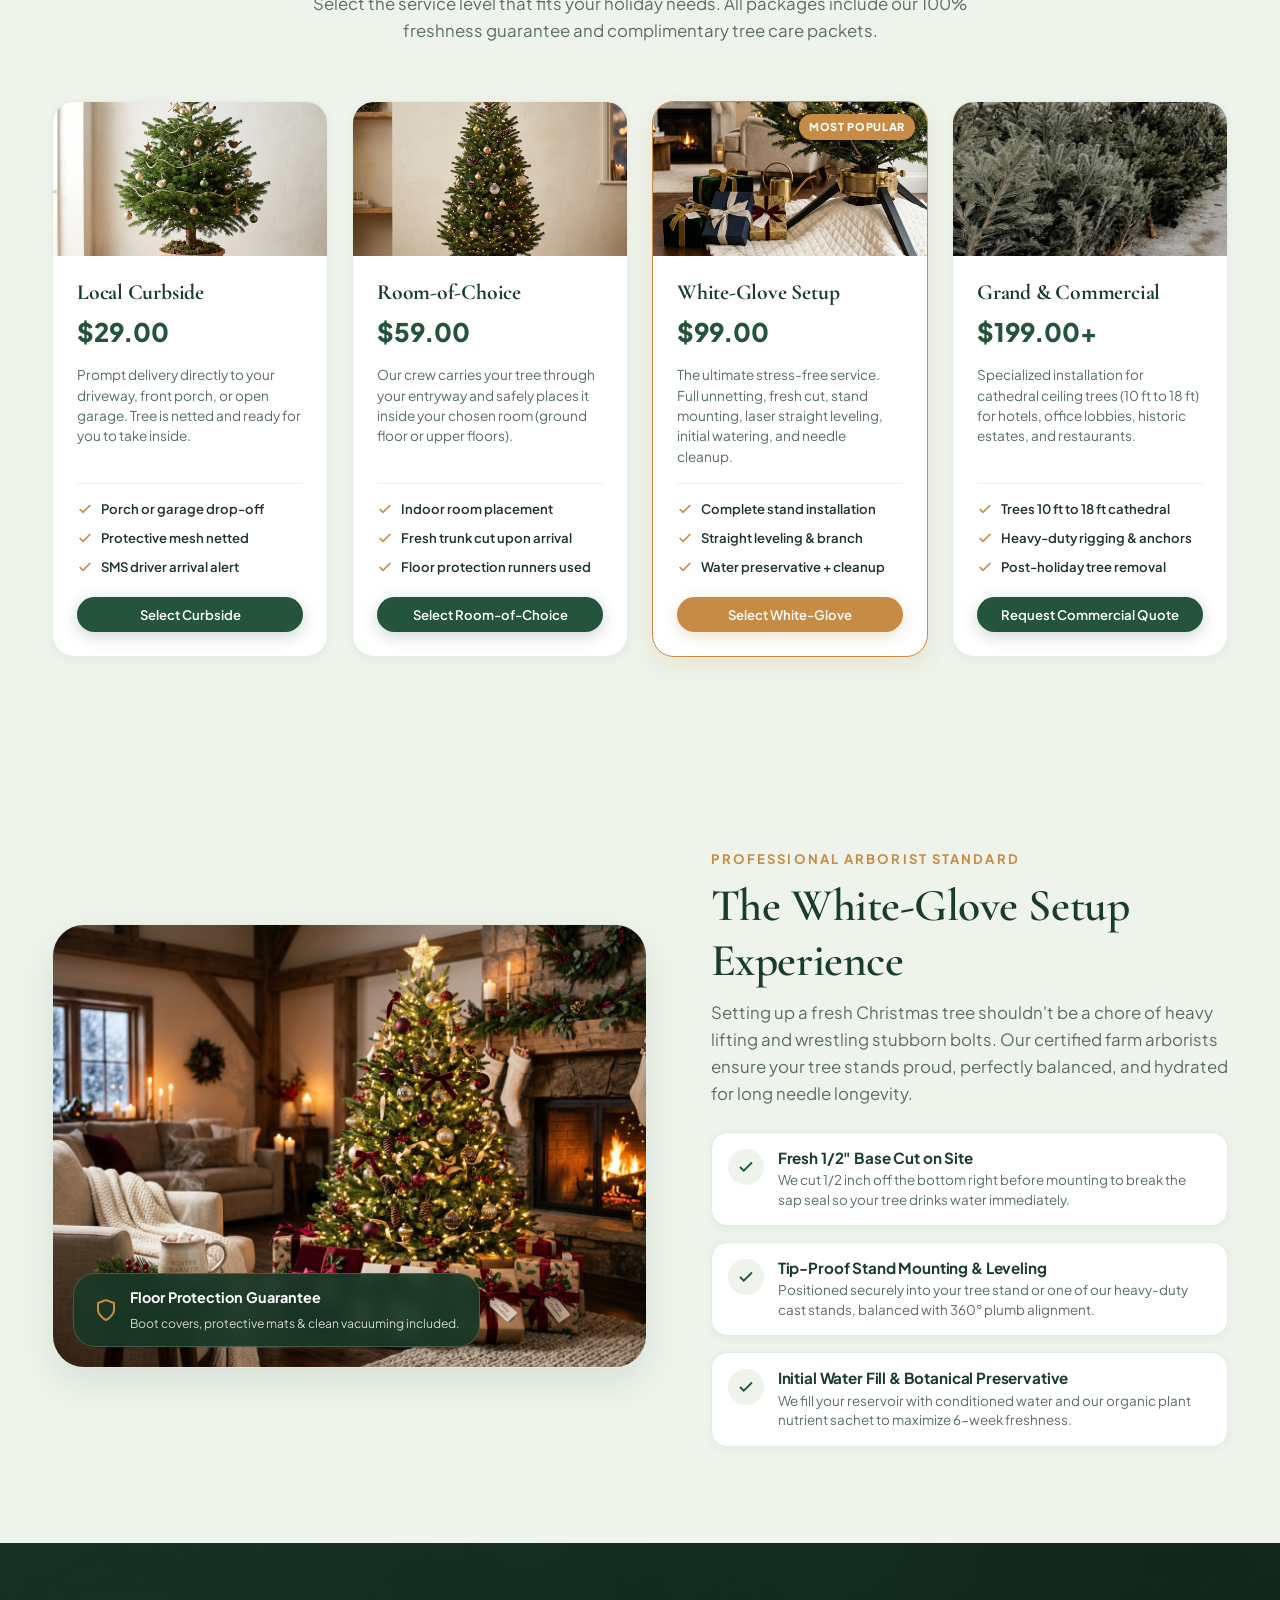
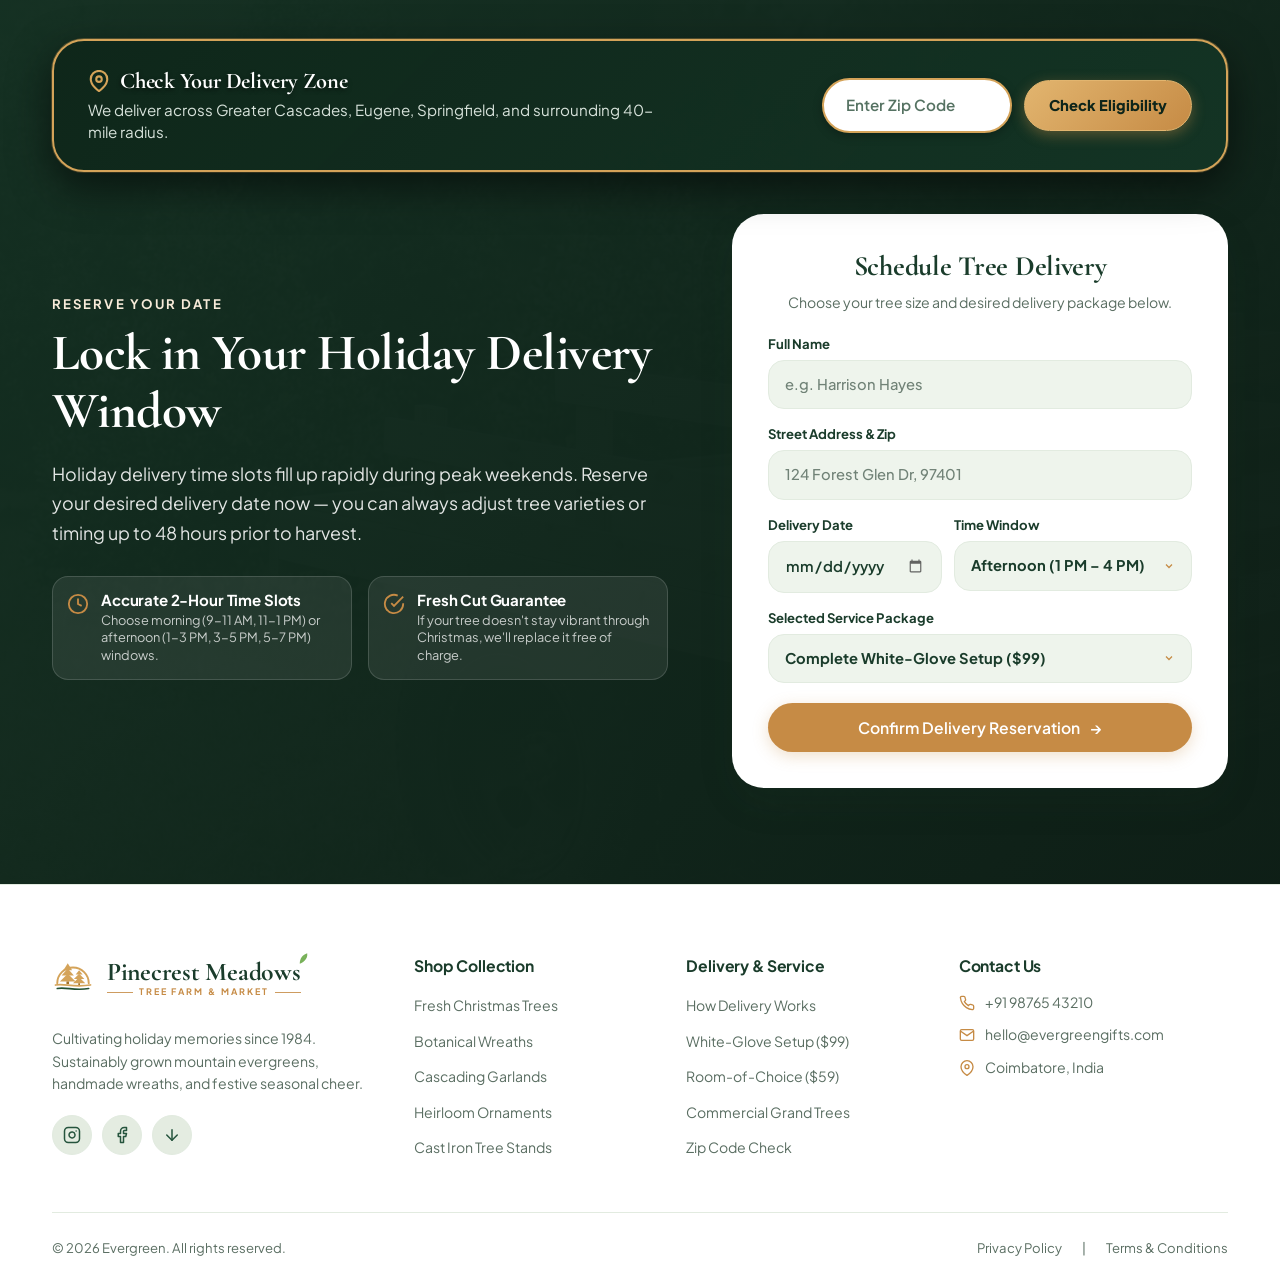
<file: delivery-setup.html>
<!DOCTYPE html>
<html lang="en" dir="ltr" data-theme="light">

<head>
  <meta charset="UTF-8">
  <meta name="viewport" content="width=device-width, initial-scale=1.0">
  <title>White-Glove Christmas Tree Delivery &amp; Setup | Pinecrest Meadows</title>
  <meta name="description"
    content="Professional Christmas tree delivery and living room setup by Pinecrest Meadows. Fresh mountain harvest delivered to your door with stand placement, leveling, and watering.">

  <!-- Favicon -->
  <!-- Favicon -->
  <link rel="icon" type="image/svg+xml" href="assets/images/favicon.svg">

  <!-- Main Stylesheet -->
  <link rel="stylesheet" href="assets/css/style.css">
</head>

<body>

  <!-- Attractive Holiday Page Preloader -->
  <div class="pm-page-loader" id="page-loader" aria-hidden="true">
    <div class="pm-loader-particles">
      <div class="pm-loader-particle"></div>
      <div class="pm-loader-particle"></div>
      <div class="pm-loader-particle"></div>
      <div class="pm-loader-particle"></div>
      <div class="pm-loader-particle"></div>
    </div>
    <div class="pm-loader-inner">
      <div class="pm-loader-emblem">
        <div class="pm-loader-ring"></div>
        <div class="pm-loader-ring-inner"></div>
        <div class="pm-loader-icon">
          <svg viewBox="0 0 24 24" fill="currentColor">
            <path d="M12 2L15 8H13L16 13H14L18 19H6L10 13H8L11 8H9L12 2Z" />
            <rect x="11" y="19" width="2" height="3" fill="#D4A017" />
            <polygon points="12,1 12.8,2.8 14.8,2.8 13.2,4 13.8,5.8 12,4.6 10.2,5.8 10.8,4 9.2,2.8 11.2,2.8"
              fill="#FFF3C4" />
          </svg>
        </div>
      </div>
      <h2 class="pm-loader-title">Pinecrest Meadows</h2>
      <p class="pm-loader-subtitle">Fresh Evergreen Harvest &bull; Est. 1984</p>
      <div class="pm-loader-progress-track">
        <div class="pm-loader-progress-bar"></div>
      </div>
    </div>
  </div>

  <!-- ==========================================================================
       SITE HEADER (Deep Evergreen Navbar with Icons)
       ========================================================================== -->
  <header class="site-header" id="site-header">
    <div class="container">
      <nav class="navbar" aria-label="Main Navigation">

        <!-- Left: Brand Logo -->
        <a href="index.html" class="brand-logo" id="main-logo" aria-label="Pinecrest Meadows Tree Farm & Market">
          <div class="brand-emblem" aria-hidden="true">
            <svg width="42" height="42" viewBox="0 0 48 48" fill="none" xmlns="http://www.w3.org/2000/svg">
              <defs>
                <linearGradient id="treeGold" x1="0%" y1="0%" x2="100%" y2="100%">
                  <stop offset="0%" stop-color="#F6D799" />
                  <stop offset="50%" stop-color="#D4A359" />
                  <stop offset="100%" stop-color="#A27129" />
                </linearGradient>
                <linearGradient id="hillGreen" x1="0%" y1="0%" x2="100%" y2="100%">
                  <stop offset="0%" stop-color="#5B9760" />
                  <stop offset="100%" stop-color="#245132" />
                </linearGradient>
              </defs>
              <path d="M 6 30 A 18 18 0 1 1 42 30" stroke="url(#treeGold)" stroke-width="2.2" stroke-linecap="round"
                fill="none" />
              <path d="M 18 7 L 13 15 L 23 15 Z" fill="url(#treeGold)" />
              <path d="M 18 13 L 11 21 L 25 21 Z" fill="url(#treeGold)" />
              <path d="M 18 19 L 9 28 L 27 28 Z" fill="url(#treeGold)" />
              <rect x="16.5" y="28" width="3" height="3" fill="#A27129" />
              <path d="M 31 15 L 27 20 L 35 20 Z" fill="url(#treeGold)" />
              <path d="M 31 19 L 25 25 L 37 25 Z" fill="url(#treeGold)" />
              <path d="M 31 23 L 24 30 L 38 30 Z" fill="url(#treeGold)" />
              <rect x="30" y="30" width="2" height="2" fill="#A27129" />
              <path d="M 4 32 C 14 30, 24 35, 44 32" stroke="url(#treeGold)" stroke-width="2" stroke-linecap="round"
                fill="none" />
              <path d="M 6 36 C 16 34, 26 39, 42 36" stroke="url(#hillGreen)" stroke-width="1.8" stroke-linecap="round"
                fill="none" />
              <path d="M 10 40 C 18 38, 28 42, 38 40" stroke="url(#hillGreen)" stroke-width="1.4" stroke-linecap="round"
                fill="none" />
            </svg>
          </div>
          <div class="brand-text">
            <div class="brand-name">
              Pinecrest Meadow<span class="brand-leaf-wrap">s<svg class="brand-leaf-icon" viewBox="0 0 20 20"
                  fill="currentColor">
                  <path d="M3 17 C 8 16, 17 12, 17 3 C 10 4, 4 9, 3 17 Z M 7 13 C 11 9, 14 6, 14 6" fill="#78B159" />
                </svg></span>
            </div>
            <div class="brand-tagline">
              <span class="tagline-rule"></span>
              <span class="tagline-text">TREE FARM &amp; MARKET</span>
              <span class="tagline-rule"></span>
            </div>
          </div>
        </a>

        <!-- Center: Nav Menu -->
        <ul class="nav-menu" id="desktop-nav-menu">
          <li class="nav-item nav-item-dropdown">
            <a href="index.html" class="nav-link" id="nav-home-link" aria-haspopup="true" aria-expanded="false">
              Home
              <svg width="11" height="11" viewBox="0 0 24 24" fill="none" stroke="currentColor" stroke-width="2.5">
                <polyline points="6 9 12 15 18 9"></polyline>
              </svg>
            </a>
            <div class="dropdown-menu" aria-label="Home Pages Submenu">
              <a href="index.html" class="dropdown-link">Home 1 (Farm &amp; Market)</a>
              <a href="home-2.html" class="dropdown-link">Home 2 (Winter Lodge)</a>
            </div>
          </li>
          <li class="nav-item">
            <a href="products.html" class="nav-link" id="nav-products-link">Products</a>
          </li>
          <li class="nav-item">
            <a href="visit-farm.html" class="nav-link" id="nav-visit-link">Visit the Farm</a>
          </li>
          <li class="nav-item">
            <a href="delivery-setup.html" class="nav-link active" id="nav-delivery-link">Delivery &amp; Setup</a>
          </li>
          <li class="nav-item">
            <a href="about.html" class="nav-link" id="nav-about-link">About</a>
          </li>
          <li class="nav-item">
            <a href="contact.html" class="nav-link" id="nav-contact-link">Contact</a>
          </li>
        </ul>

        <!-- Right: Actions (RTL, Theme, Wishlist, Cart, Login, Hamburger) -->
        <div class="nav-actions">

          <!-- 1. RTL Toggle (⇄) -->
          <button class="nav-circle-btn" id="rtl-toggle" title="Switch RTL/LTR" aria-label="Toggle Direction">
            <svg width="17" height="17" viewBox="0 0 24 24" fill="none" stroke="currentColor" stroke-width="2.2"
              stroke-linecap="round" stroke-linejoin="round">
              <path d="M4 8h16M4 8l4-4M4 8l4 4M20 16H4m16 0l-4-4m4 4l-4 4"></path>
            </svg>
          </button>

          <!-- 2. Light / Dark Theme Toggle (🌙) -->
          <button class="nav-circle-btn" id="theme-toggle" title="Switch Theme" aria-label="Toggle Theme">
            <svg width="17" height="17" viewBox="0 0 24 24" fill="none" stroke="currentColor" stroke-width="2.2"
              stroke-linecap="round" stroke-linejoin="round">
              <path d="M21 12.79A9 9 0 1 1 11.21 3 7 7 0 0 0 21 12.79z"></path>
            </svg>
          </button>

          <!-- 3. Wishlist Button (♡ 5) -->
          <a href="wishlist.html" class="nav-circle-btn" id="wishlist-btn" title="Saved Favorites"
            aria-label="View Wishlist">
            <svg width="17" height="17" viewBox="0 0 24 24" fill="none" stroke="currentColor" stroke-width="2.2"
              stroke-linecap="round" stroke-linejoin="round">
              <path
                d="M20.84 4.61a5.5 5.5 0 0 0-7.78 0L12 5.67l-1.06-1.06a5.5 5.5 0 0 0-7.78 7.78l1.06 1.06L12 21.23l7.78-7.78 1.06-1.06a5.5 5.5 0 0 0 0-7.78z">
              </path>
            </svg>
            <span class="nav-badge" id="wishlist-count-badge">5</span>
          </a>

          <!-- 4. Cart Button (🛍 3) -->
          <a href="cart.html" class="nav-circle-btn" id="cart-btn" title="View Basket"
            aria-label="View Shopping Basket">
            <svg width="17" height="17" viewBox="0 0 24 24" fill="none" stroke="currentColor" stroke-width="2.2"
              stroke-linecap="round" stroke-linejoin="round">
              <path d="M6 2L3 6v14a2 2 0 0 0 2 2h14a2 2 0 0 0 2-2V6l-3-4z"></path>
              <line x1="3" y1="6" x2="21" y2="6"></line>
              <path d="M16 10a4 4 0 0 1-8 0"></path>
            </svg>
            <span class="nav-badge cart-badge" id="cart-count-badge">3</span>
          </a>

          <!-- 5. Login Pill Button -->
          <a href="login.html" class="nav-pill-btn nav-login-pill" id="nav-login-btn">
            Login
          </a>

          <!-- Mobile Hamburger -->
          <button class="hamburger-btn" id="hamburger-btn" aria-label="Toggle Mobile Menu" aria-expanded="false"
            aria-controls="mobile-drawer">
            <span></span>
            <span></span>
            <span></span>
          </button>
        </div>

      </nav>
    </div>
  </header>

  <!-- Mobile Drawer Backdrop -->
  <div class="drawer-backdrop" id="drawer-backdrop"></div>

  <!-- Mobile Navigation Drawer -->
  <aside class="mobile-drawer" id="mobile-drawer" aria-label="Mobile Navigation Menu">
    <div class="drawer-header">
      <a href="index.html" class="brand-logo" aria-label="Pinecrest Meadows Tree Farm & Market">
        <div class="brand-emblem" aria-hidden="true">
          <svg width="36" height="36" viewBox="0 0 48 48" fill="none" xmlns="http://www.w3.org/2000/svg">
            <path d="M 6 30 A 18 18 0 1 1 42 30" stroke="#D4A359" stroke-width="2.2" stroke-linecap="round"
              fill="none" />
            <path d="M 18 7 L 13 15 L 23 15 Z" fill="#D4A359" />
            <path d="M 18 13 L 11 21 L 25 21 Z" fill="#D4A359" />
            <path d="M 18 19 L 9 28 L 27 28 Z" fill="#D4A359" />
            <rect x="16.5" y="28" width="3" height="3" fill="#A27129" />
            <path d="M 31 15 L 27 20 L 35 20 Z" fill="#D4A359" />
            <path d="M 31 19 L 25 25 L 37 25 Z" fill="#D4A359" />
            <path d="M 31 23 L 24 30 L 38 30 Z" fill="#D4A359" />
            <rect x="30" y="30" width="2" height="2" fill="#A27129" />
            <path d="M 4 32 C 14 30, 24 35, 44 32" stroke="#D4A359" stroke-width="2" stroke-linecap="round"
              fill="none" />
            <path d="M 6 36 C 16 34, 26 39, 42 36" stroke="#5B9760" stroke-width="1.8" stroke-linecap="round"
              fill="none" />
          </svg>
        </div>
        <div class="brand-text">
          <div class="brand-name">Pinecrest Meadows</div>
          <div class="brand-tagline">
            <span class="tagline-rule"></span>
            <span class="tagline-text">TREE FARM &amp; MARKET</span>
            <span class="tagline-rule"></span>
          </div>
        </div>
      </a>
      <button class="drawer-close-btn" id="drawer-close-btn" aria-label="Close menu">
        <svg width="20" height="20" viewBox="0 0 24 24" fill="none" stroke="currentColor" stroke-width="2.5"
          stroke-linecap="round" stroke-linejoin="round">
          <line x1="18" y1="6" x2="6" y2="18"></line>
          <line x1="6" y1="6" x2="18" y2="18"></line>
        </svg>
      </button>
    </div>

    <div class="drawer-quick-actions">
      <button class="nav-circle-btn rtl-toggle-btn" title="Switch RTL/LTR" aria-label="Toggle Direction">
        <svg width="17" height="17" viewBox="0 0 24 24" fill="none" stroke="currentColor" stroke-width="2"
          stroke-linecap="round" stroke-linejoin="round">
          <polyline points="16 3 21 8 16 13"></polyline>
          <line x1="21" y1="8" x2="9" y2="8"></line>
          <polyline points="8 21 3 16 8 11"></polyline>
          <line x1="3" y1="16" x2="15" y2="16"></line>
        </svg>
      </button>
      <button class="nav-circle-btn theme-toggle-btn" title="Switch Theme" aria-label="Toggle Theme">
        <svg width="17" height="17" viewBox="0 0 24 24" fill="none" stroke="currentColor" stroke-width="2"
          stroke-linecap="round" stroke-linejoin="round">
          <path d="M21 12.79A9 9 0 1 1 11.21 3 7 7 0 0 0 21 12.79z"></path>
        </svg>
      </button>
      <a href="wishlist.html" class="nav-circle-btn" title="Saved Favorites" aria-label="View Wishlist">
        <svg width="17" height="17" viewBox="0 0 24 24" fill="none" stroke="currentColor" stroke-width="2"
          stroke-linecap="round" stroke-linejoin="round">
          <path
            d="M20.84 4.61a5.5 5.5 0 0 0-7.78 0L12 5.67l-1.06-1.06a5.5 5.5 0 0 0-7.78 7.78l1.06 1.06L12 21.23l7.78-7.78 1.06-1.06a5.5 5.5 0 0 0 0-7.78z">
          </path>
        </svg>
        <span class="nav-badge">5</span>
      </a>
      <a href="cart.html" class="nav-circle-btn" title="View Basket" aria-label="View Shopping Basket">
        <svg width="17" height="17" viewBox="0 0 24 24" fill="none" stroke="currentColor" stroke-width="2"
          stroke-linecap="round" stroke-linejoin="round">
          <path d="M6 2L3 6v14a2 2 0 0 0 2 2h14a2 2 0 0 0 2-2V6l-3-4z"></path>
          <line x1="3" y1="6" x2="21" y2="6"></line>
          <path d="M16 10a4 4 0 0 1-8 0"></path>
        </svg>
        <span class="nav-badge cart-badge">3</span>
      </a>
    </div>

    <nav class="drawer-links">
      <div class="drawer-link-group">
        <span class="drawer-link">
          Home
          <svg width="14" height="14" viewBox="0 0 24 24" fill="none" stroke="currentColor" stroke-width="2">
            <polyline points="6 9 12 15 18 9"></polyline>
          </svg>
        </span>
        <div class="drawer-sublinks">
          <a href="index.html" class="drawer-sublink">Home 1 (Farm &amp; Market)</a>
          <a href="home-2.html" class="drawer-sublink">Home 2 (Winter Lodge)</a>
        </div>
      </div>
      <a href="products.html" class="drawer-link">Products</a>
      <a href="visit-farm.html" class="drawer-link">Visit the Farm</a>
      <a href="delivery-setup.html" class="drawer-link active">Delivery &amp; Setup</a>
      <a href="about.html" class="drawer-link">About</a>
      <a href="contact.html" class="drawer-link">Contact</a>
      <div style="display:flex; gap:10px; margin-top:10px; padding:4px 0;">
        <a href="login.html" class="nav-pill-btn nav-login-pill" style="flex:1; text-align:center;">Login</a>
        <a href="register.html" class="nav-pill-btn nav-signup-pill" style="flex:1; text-align:center;">Sign Up</a>
      </div>
    </nav>

    <div class="drawer-footer">
      <div style="font-size:0.8rem; color:var(--text-muted); text-align:center; padding: 4px 0;">
        🌲 Open Daily 9 AM – 7 PM • 📞 (555) 789-2425
      </div>
    </div>
  </aside>

  <!-- Main Content Flow (5 Main Sections) -->
  <main id="main-content">

    <!-- ==========================================================================
         SECTION 1: DELIVERY & SETUP HERO (Standardized Inner Page Height)
         ========================================================================== -->
    <section class="prod-hero-section page-hero-section" id="hero">
      <img src="assets/images/delivery/delivery-hero.jpg"
        alt="Family loading a freshly cut Christmas tree into the car trunk" class="prod-hero-bg">
      <div class="prod-hero-overlay"></div>

      <div class="container">
        <div class="prod-hero-content">
          <!-- Breadcrumbs -->
          <div class="prod-breadcrumb">
            <a href="index.html">Home</a>
            <span>/</span>
            <span style="color: #FFFFFF;">Delivery &amp; Setup Service</span>
          </div>

          <span class="eyebrow prod-hero-eyebrow">From Mountain Fields to Your Living Room</span>
          <h1 class="prod-hero-title">White-Glove Tree Delivery &amp; Setup</h1>
          <p class="prod-hero-subtitle">
            Enjoy a hassle-free holiday season. Our uniformed farm crew harvests your tree, delivers it inside your
            home, installs your stand, levels it perfectly, and provides fresh tree food.
          </p>

          <div class="hero-btn-group" style="justify-content: center; margin-bottom: 24px;">
            <a href="#options" class="btn btn-caramel btn-arrow">
              <span>Explore Delivery Tiers</span>
              <span class="btn-arrow">&rarr;</span>
            </a>
            <a href="#schedule" class="btn btn-outline">
              <span>Book Your Delivery Slot</span>
            </a>
          </div>

          <!-- Trust Strip -->
          <div class="prod-trust-strip">
            <div class="prod-trust-item">
              <svg width="18" height="18" viewBox="0 0 24 24" fill="none" stroke="currentColor" stroke-width="2.5">
                <circle cx="12" cy="12" r="10"></circle>
                <polyline points="12 6 12 12 16 14"></polyline>
              </svg>
              <span>2-Hour Guaranteed Time Windows</span>
            </div>
            <div class="prod-trust-item">
              <svg width="18" height="18" viewBox="0 0 24 24" fill="none" stroke="currentColor" stroke-width="2.5">
                <path d="M22 11.08V12a10 10 0 1 1-5.93-9.14"></path>
                <polyline points="22 4 12 14.01 9 11.01"></polyline>
              </svg>
              <span>Fresh 1/2" Trunk Base Cut Included</span>
            </div>



          </div>
        </div>
      </div>
    </section>

    <!-- ==========================================================================
         SECTION 2: HOW DELIVERY WORKS (4 Steps: Choose, Schedule, Deliver, Setup)
         ========================================================================== -->
    <section class="prod-section" id="how-it-works">
      <div class="container">
        <div class="section-header">
          <span class="eyebrow">Seamless 4-Step Process</span>
          <h2 class="section-title">How Delivery &amp; Setup Works</h2>
          <p class="section-subtitle">
            Sit back and relax while our dedicated arborists handle every detail of your fresh Christmas tree harvest
            and installation.
          </p>
        </div>

        <div class="delivery-steps-grid">
          <!-- Step 1: Choose Your Tree -->
          <div class="delivery-step-card" id="step-choose">
            <div class="delivery-step-media">
              <span class="delivery-step-number">1</span>
              <img src="assets/images/delivery/family-green-tree.jpg"
                alt="Family choosing a lush green Christmas tree on the farm" loading="lazy">
            </div>
            <div class="delivery-step-body">
              <h3 class="delivery-step-title">1. Choose Your Tree</h3>
              <p class="delivery-step-desc">
                Browse our online catalog or tag your tree in person at our mountain farm. Select your desired species,
                needle density, and exact height.
              </p>
              <span class="delivery-step-badge">Online or In-Person</span>
            </div>
          </div>

          <!-- Step 2: Schedule Delivery -->
          <div class="delivery-step-card" id="step-schedule">
            <div class="delivery-step-media">
              <span class="delivery-step-number">2</span>
              <img src="assets/images/delivery/delivery-step-schedule.jpg" alt="Picking your delivery date and window"
                loading="lazy">
            </div>
            <div class="delivery-step-body">
              <h3 class="delivery-step-title">2. Schedule Delivery</h3>
              <p class="delivery-step-desc">
                Pick your preferred delivery date and a convenient 2-hour arrival window. Receive real-time SMS tracking
                updates when your driver departs.
              </p>
              <span class="delivery-step-badge">Flexible Time Slots</span>
            </div>
          </div>

          <!-- Step 3: We Deliver -->
          <div class="delivery-step-card" id="step-deliver">
            <div class="delivery-step-media">
              <span class="delivery-step-number">3</span>
              <img src="assets/images/delivery/baling-trees.jpg"
                alt="Farm crew baling freshly cut Christmas trees for transport" loading="lazy">
            </div>
            <div class="delivery-step-body">
              <h3 class="delivery-step-title">3. We Deliver</h3>
              <p class="delivery-step-desc">
                Your tree is freshly cut within 24 hours of delivery, mechanically shaken to shed loose needles, bound
                in protective mesh netting, and transported in covered transit.
              </p>
              <span class="delivery-step-badge">Fresh-Harvest Protected</span>
            </div>
          </div>

          <!-- Step 4: We Set It Up -->
          <div class="delivery-step-card" id="step-setup">
            <div class="delivery-step-media">
              <span class="delivery-step-number">4</span>
              <img src="assets/images/delivery/delivery-step-setup.jpg"
                alt="Arborist setting up tree straight into stand" loading="lazy">
            </div>
            <div class="delivery-step-body">
              <h3 class="delivery-step-title">4. We Set It Up</h3>
              <p class="delivery-step-desc">
                Our team brings the tree to your room of choice, gives the trunk a fresh 1/2" cut, mounts it into your
                stand, adjusts leveling, fills the water, and vacuums the area.
              </p>
              <span class="delivery-step-badge">Full White-Glove Service</span>
            </div>
          </div>
        </div>
      </div>
    </section>

    <!-- ==========================================================================
         SECTION 3: DELIVERY OPTIONS (Local, Premium, Setup, Commercial)
         ========================================================================== -->
    <section class="prod-section bg-alt" id="options">
      <div class="container">
        <div class="section-header">
          <span class="eyebrow">Tailored Service Levels</span>
          <h2 class="section-title">Delivery &amp; Installation Packages</h2>
          <p class="section-subtitle">
            Select the service level that fits your holiday needs. All packages include our 100% freshness guarantee and
            complimentary tree care packets.
          </p>
        </div>

        <div class="delivery-options-grid">
          <!-- Package 1: Local Delivery -->
          <div class="delivery-option-card">
            <div class="delivery-option-media">
              <img src="assets/images/delivery/delivery-opt-local.jpg" alt="Curbside doorstep tree delivery"
                loading="lazy">
            </div>
            <div class="delivery-option-body">
              <h3 class="delivery-option-title">Local Curbside</h3>
              <div class="delivery-option-price">$29.00</div>
              <p class="delivery-option-desc">
                Prompt delivery directly to your driveway, front porch, or open garage. Tree is netted and ready for you
                to take inside.
              </p>
              <div class="delivery-option-features">
                <div class="delivery-feature-item">
                  <svg width="16" height="16" viewBox="0 0 24 24" fill="none" stroke="currentColor" stroke-width="2.5">
                    <polyline points="20 6 9 17 4 12"></polyline>
                  </svg>
                  <span>Porch or garage drop-off</span>
                </div>
                <div class="delivery-feature-item">
                  <svg width="16" height="16" viewBox="0 0 24 24" fill="none" stroke="currentColor" stroke-width="2.5">
                    <polyline points="20 6 9 17 4 12"></polyline>
                  </svg>
                  <span>Protective mesh netted</span>
                </div>
                <div class="delivery-feature-item">
                  <svg width="16" height="16" viewBox="0 0 24 24" fill="none" stroke="currentColor" stroke-width="2.5">
                    <polyline points="20 6 9 17 4 12"></polyline>
                  </svg>
                  <span>SMS driver arrival alert</span>
                </div>
              </div>
              <a href="#schedule" class="btn btn-forest btn-sm" style="width: 100%; text-align: center;">Select
                Curbside</a>
            </div>
          </div>

          <!-- Package 2: Premium Delivery -->
          <div class="delivery-option-card">
            <div class="delivery-option-media">
              <img src="assets/images/delivery/delivery-opt-premium.jpg" alt="Room of choice tree delivery"
                loading="lazy">
            </div>
            <div class="delivery-option-body">
              <h3 class="delivery-option-title">Room-of-Choice</h3>
              <div class="delivery-option-price">$59.00</div>
              <p class="delivery-option-desc">
                Our crew carries your tree through your entryway and safely places it inside your chosen room (ground
                floor or upper floors).
              </p>
              <div class="delivery-option-features">
                <div class="delivery-feature-item">
                  <svg width="16" height="16" viewBox="0 0 24 24" fill="none" stroke="currentColor" stroke-width="2.5">
                    <polyline points="20 6 9 17 4 12"></polyline>
                  </svg>
                  <span>Indoor room placement</span>
                </div>
                <div class="delivery-feature-item">
                  <svg width="16" height="16" viewBox="0 0 24 24" fill="none" stroke="currentColor" stroke-width="2.5">
                    <polyline points="20 6 9 17 4 12"></polyline>
                  </svg>
                  <span>Fresh trunk cut upon arrival</span>
                </div>
                <div class="delivery-feature-item">
                  <svg width="16" height="16" viewBox="0 0 24 24" fill="none" stroke="currentColor" stroke-width="2.5">
                    <polyline points="20 6 9 17 4 12"></polyline>
                  </svg>
                  <span>Floor protection runners used</span>
                </div>
              </div>
              <a href="#schedule" class="btn btn-forest btn-sm" style="width: 100%; text-align: center;">Select
                Room-of-Choice</a>
            </div>
          </div>

          <!-- Package 3: Complete White-Glove Setup (Most Popular) -->
          <div class="delivery-option-card popular">
            <span class="option-popular-tag">Most Popular</span>
            <div class="delivery-option-media">
              <img src="assets/images/delivery/delivery-opt-setup.jpg"
                alt="Complete white glove tree stand installation" loading="lazy">
            </div>
            <div class="delivery-option-body">
              <h3 class="delivery-option-title">White-Glove Setup</h3>
              <div class="delivery-option-price">$99.00</div>
              <p class="delivery-option-desc">
                The ultimate stress-free service. Full unnetting, fresh cut, stand mounting, laser straight leveling,
                initial watering, and needle cleanup.
              </p>
              <div class="delivery-option-features">
                <div class="delivery-feature-item">
                  <svg width="16" height="16" viewBox="0 0 24 24" fill="none" stroke="currentColor" stroke-width="2.5">
                    <polyline points="20 6 9 17 4 12"></polyline>
                  </svg>
                  <span>Complete stand installation</span>
                </div>
                <div class="delivery-feature-item">
                  <svg width="16" height="16" viewBox="0 0 24 24" fill="none" stroke="currentColor" stroke-width="2.5">
                    <polyline points="20 6 9 17 4 12"></polyline>
                  </svg>
                  <span>Straight leveling &amp; branch </span>
                </div>
                <div class="delivery-feature-item">
                  <svg width="16" height="16" viewBox="0 0 24 24" fill="none" stroke="currentColor" stroke-width="2.5">
                    <polyline points="20 6 9 17 4 12"></polyline>
                  </svg>
                  <span>Water preservative + cleanup</span>
                </div>
              </div>
              <a href="#schedule" class="btn btn-caramel btn-sm" style="width: 100%; text-align: center;">Select
                White-Glove</a>
            </div>
          </div>

          <!-- Package 4: Commercial & Grand Trees -->
          <div class="delivery-option-card">
            <div class="delivery-option-media">
              <img src="assets/images/delivery/market-row.jpg" alt="Row of large fresh trees at a Christmas tree market"
                loading="lazy">
            </div>
            <div class="delivery-option-body">
              <h3 class="delivery-option-title">Grand &amp; Commercial</h3>
              <div class="delivery-option-price">$199.00+</div>
              <p class="delivery-option-desc">
                Specialized installation for cathedral ceiling trees (10 ft to 18 ft) for hotels, office lobbies,
                historic estates, and restaurants.
              </p>
              <div class="delivery-option-features">
                <div class="delivery-feature-item">
                  <svg width="16" height="16" viewBox="0 0 24 24" fill="none" stroke="currentColor" stroke-width="2.5">
                    <polyline points="20 6 9 17 4 12"></polyline>
                  </svg>
                  <span>Trees 10 ft to 18 ft cathedral</span>
                </div>
                <div class="delivery-feature-item">
                  <svg width="16" height="16" viewBox="0 0 24 24" fill="none" stroke="currentColor" stroke-width="2.5">
                    <polyline points="20 6 9 17 4 12"></polyline>
                  </svg>
                  <span>Heavy-duty rigging &amp; anchors</span>
                </div>
                <div class="delivery-feature-item">
                  <svg width="16" height="16" viewBox="0 0 24 24" fill="none" stroke="currentColor" stroke-width="2.5">
                    <polyline points="20 6 9 17 4 12"></polyline>
                  </svg>
                  <span>Post-holiday tree removal </span>
                </div>
              </div>
              <a href="#schedule" class="btn btn-forest btn-sm" style="width: 100%; text-align: center;">Request
                Commercial Quote</a>
            </div>
          </div>
        </div>
      </div>
    </section>

    <!-- ==========================================================================
         SECTION 4: SETUP EXPERIENCE (Large Visual Section)
         ========================================================================== -->
    <section class="setup-showcase-section" id="setup">
      <div class="container">
        <div class="setup-showcase-grid">
          <!-- Left: High-Impact Visual Showcase -->
          <div class="setup-showcase-media">
            <img src="assets/images/delivery/delivery-exp-showcase.jpg"
              alt="Beautifully set up fresh Christmas tree in elegant living room" loading="lazy">
            <div class="setup-floating-badge">
              <svg width="24" height="24" viewBox="0 0 24 24" fill="none" stroke="currentColor" stroke-width="2">
                <path d="M12 22s8-4 8-10V5l-8-3-8 3v7c0 6 8 10 8 10z"></path>
              </svg>
              <div>
                <strong style="font-size: 0.9rem; display: block;">Floor Protection Guarantee</strong>
                <span style="font-size: 0.76rem; color: rgba(255, 255, 255, 0.8);">Boot covers, protective mats &amp;
                  clean vacuuming included.</span>
              </div>
            </div>
          </div>

          <!-- Right: Setup Process & Quality Standards -->
          <div class="setup-showcase-content">
            <span class="eyebrow">Professional Arborist Standard</span>
            <h2 class="section-title">The White-Glove Setup Experience</h2>
            <p class="section-subtitle">
              Setting up a fresh Christmas tree shouldn't be a chore of heavy lifting and wrestling stubborn bolts. Our
              certified farm arborists ensure your tree stands proud, perfectly balanced, and hydrated for long needle
              longevity.
            </p>

            <div class="setup-steps-list">
              <div class="setup-step-item">
                <div class="setup-step-icon">
                  <svg width="18" height="18" viewBox="0 0 24 24" fill="none" stroke="currentColor" stroke-width="2.5">
                    <polyline points="20 6 9 17 4 12"></polyline>
                  </svg>
                </div>
                <div class="setup-step-info">
                  <h4>Fresh 1/2" Base Cut on Site</h4>
                  <p>We cut 1/2 inch off the bottom right before mounting to break the sap seal so your tree drinks
                    water immediately.</p>
                </div>
              </div>

              <div class="setup-step-item">
                <div class="setup-step-icon">
                  <svg width="18" height="18" viewBox="0 0 24 24" fill="none" stroke="currentColor" stroke-width="2.5">
                    <polyline points="20 6 9 17 4 12"></polyline>
                  </svg>
                </div>
                <div class="setup-step-info">
                  <h4>Tip-Proof Stand Mounting &amp; Leveling</h4>
                  <p>Positioned securely into your tree stand or one of our heavy-duty cast stands, balanced with 360°
                    plumb alignment.</p>
                </div>
              </div>

              <div class="setup-step-item">
                <div class="setup-step-icon">
                  <svg width="18" height="18" viewBox="0 0 24 24" fill="none" stroke="currentColor" stroke-width="2.5">
                    <polyline points="20 6 9 17 4 12"></polyline>
                  </svg>
                </div>
                <div class="setup-step-info">
                  <h4>Initial Water Fill &amp; Botanical Preservative</h4>
                  <p>We fill your reservoir with conditioned water and our organic plant nutrient sachet to maximize
                    6-week freshness.</p>
                </div>
              </div>
            </div>
          </div>
        </div>
      </div>
    </section>

    <!-- ==========================================================================
         SECTION 5: SCHEDULE DELIVERY CTA
         ========================================================================== -->
    <section class="prod-shopping-cta-section" id="schedule">
      <img src="assets/images/delivery/delivery-cta-truck.jpg" alt="Rustic farm truck parked among conifer trees"
        class="prod-cta-bg-image">
      <div class="prod-cta-overlay"></div>

      <div class="container">
        <!-- Zip Code Coverage Check Strip -->
        <div class="zip-checker-strip">
          <div class="zip-checker-text">
            <div style="display: flex; align-items: center; gap: 10px; justify-content: inherit;">
              <svg width="22" height="22" viewBox="0 0 24 24" fill="none" stroke="#D4A359" stroke-width="2.3"
                stroke-linecap="round" stroke-linejoin="round" style="flex-shrink:0;">
                <path d="M21 10c0 7-9 13-9 13s-9-6-9-13a9 9 0 0 1 18 0z"></path>
                <circle cx="12" cy="10" r="3"></circle>
              </svg>
              <h4>Check Your Delivery Zone</h4>
            </div>
            <p>We deliver across Greater Cascades, Eugene, Springfield, and surrounding 40-mile radius.</p>
          </div>
          <form class="zip-checker-form" onsubmit="checkZipCoverage(event)">
            <input type="text" id="delivery-zip" class="zip-input" placeholder="Enter Zip Code" maxlength="5" required>
            <button type="submit" class="btn btn-caramel btn-sm">Check Eligibility</button>
          </form>
        </div>

        <div class="prod-cta-inner">
          <!-- Left: Delivery Guarantees -->
          <div class="prod-cta-left">
            <span class="eyebrow" style="color: var(--warm-gold-light);">Reserve Your Date</span>
            <h2 class="prod-cta-title">Lock in Your Holiday Delivery Window</h2>
            <p class="prod-cta-desc">
              Holiday delivery time slots fill up rapidly during peak weekends. Reserve your desired delivery date now —
              you can always adjust tree varieties or timing up to 48 hours prior to harvest.
            </p>

            <div class="prod-cta-features-grid">
              <div class="prod-cta-feature-card">
                <svg width="22" height="22" viewBox="0 0 24 24" fill="none" stroke="currentColor" stroke-width="2">
                  <circle cx="12" cy="12" r="10"></circle>
                  <polyline points="12 6 12 12 16 14"></polyline>
                </svg>
                <div class="prod-cta-feature-info">
                  <h4>Accurate 2-Hour Time Slots</h4>
                  <p>Choose morning (9-11 AM, 11-1 PM) or afternoon (1-3 PM, 3-5 PM, 5-7 PM) windows.</p>
                </div>
              </div>

              <div class="prod-cta-feature-card">
                <svg width="22" height="22" viewBox="0 0 24 24" fill="none" stroke="currentColor" stroke-width="2">
                  <path d="M22 11.08V12a10 10 0 1 1-5.93-9.14"></path>
                  <polyline points="22 4 12 14.01 9 11.01"></polyline>
                </svg>
                <div class="prod-cta-feature-info">
                  <h4>Fresh Cut Guarantee</h4>
                  <p>If your tree doesn't stay vibrant through Christmas, we'll replace it free of charge.</p>
                </div>
              </div>
            </div>
          </div>

          <!-- Right: Interactive Reservation Form -->
          <div class="prod-cta-right">
            <div class="prod-cta-card-box">
              <h3 class="prod-cta-box-title">Schedule Tree Delivery</h3>
              <p class="prod-cta-box-desc">Choose your tree size and desired delivery package below.</p>

              <form class="prod-concierge-form" id="delivery-booking-form" onsubmit="handleDeliveryBooking(event)">
                <div class="prod-form-group">
                  <label for="del-name" class="prod-form-label">Full Name</label>
                  <input type="text" id="del-name" class="prod-form-input" placeholder="e.g. Harrison Hayes" required>
                </div>

                <div class="prod-form-group">
                  <label for="del-address" class="prod-form-label">Street Address &amp; Zip</label>
                  <input type="text" id="del-address" class="prod-form-input" placeholder="124 Forest Glen Dr, 97401"
                    required>
                </div>

                <div class="prod-form-row">
                  <div class="prod-form-group">
                    <label for="del-date" class="prod-form-label">Delivery Date</label>
                    <input type="date" id="del-date" class="prod-form-input" required>
                  </div>
                  <div class="prod-form-group">
                    <label for="del-slot" class="prod-form-label">Time Window</label>
                    <select id="del-slot" class="prod-form-select">
                      <option value="morning">Morning (9 AM – 12 PM)</option>
                      <option value="afternoon" selected>Afternoon (1 PM – 4 PM)</option>
                      <option value="evening">Evening (4 PM – 7 PM)</option>
                    </select>
                  </div>
                </div>

                <div class="prod-form-group">
                  <label for="del-service-tier" class="prod-form-label">Selected Service Package</label>
                  <select id="del-service-tier" class="prod-form-select">
                    <option value="local">Local Curbside Delivery ($29)</option>
                    <option value="premium">Room-of-Choice Delivery ($59)</option>
                    <option value="setup" selected>Complete White-Glove Setup ($99)</option>
                    <option value="commercial">Commercial / Grand Cathedral ($199+)</option>
                  </select>
                </div>

                <button type="submit" class="btn btn-caramel" style="width: 100%; margin-top: 6px;">
                  <span>Confirm Delivery Reservation</span>
                  <span class="btn-arrow">&rarr;</span>
                </button>
              </form>
            </div>
          </div>
        </div>
      </div>
    </section>

  </main>

  <!-- ==========================================================================
       FOOTER
       ========================================================================== -->
  <footer class="site-footer">
    <div class="container">
      <div class="footer-top">
        <div class="footer-col footer-col-brand">
          <a href="index.html" class="brand-logo footer-logo" style="margin-bottom:12px;"
            aria-label="Pinecrest Meadows">
            <div class="brand-emblem" aria-hidden="true">
              <svg width="40" height="40" viewBox="0 0 48 48" fill="none" xmlns="http://www.w3.org/2000/svg">
                <path d="M 6 30 A 18 18 0 1 1 42 30" stroke="#D4A359" stroke-width="2.2" stroke-linecap="round"
                  fill="none" />
                <path d="M 18 7 L 13 15 L 23 15 Z" fill="#D4A359" />
                <path d="M 18 13 L 11 21 L 25 21 Z" fill="#D4A359" />
                <path d="M 18 19 L 9 28 L 27 28 Z" fill="#D4A359" />
                <rect x="16.5" y="28" width="3" height="3" fill="#A27129" />
                <path d="M 31 15 L 27 20 L 35 20 Z" fill="#D4A359" />
                <path d="M 31 19 L 25 25 L 37 25 Z" fill="#D4A359" />
                <path d="M 31 23 L 24 30 L 38 30 Z" fill="#D4A359" />
                <rect x="30" y="30" width="2" height="2" fill="#A27129" />
                <path d="M 4 32 C 14 30, 24 35, 44 32" stroke="#D4A359" stroke-width="2" stroke-linecap="round"
                  fill="none" />
                <path d="M 6 36 C 16 34, 26 39, 42 36" stroke="#245132" stroke-width="1.8" stroke-linecap="round"
                  fill="none" />
              </svg>
            </div>
            <div class="brand-text">
              <div class="brand-name">
                Pinecrest Meadow<span class="brand-leaf-wrap">s<svg class="brand-leaf-icon" viewBox="0 0 20 20"
                    fill="currentColor">
                    <path d="M3 17 C 8 16, 17 12, 17 3 C 10 4, 4 9, 3 17 Z M 7 13 C 11 9, 14 6, 14 6" fill="#78B159" />
                  </svg></span>
              </div>
              <div class="brand-tagline">
                <span class="tagline-rule"></span>
                <span class="tagline-text">TREE FARM &amp; MARKET</span>
                <span class="tagline-rule"></span>
              </div>
            </div>
          </a>
          <p class="footer-desc">
            Cultivating holiday memories since 1984. Sustainably grown mountain evergreens, handmade wreaths, and
            festive seasonal cheer.
          </p>
          <div class="footer-socials">
            <a href="#instagram" class="social-icon" aria-label="Follow us on Instagram">
              <svg width="18" height="18" viewBox="0 0 24 24" fill="none" stroke="currentColor" stroke-width="2"
                stroke-linecap="round" stroke-linejoin="round">
                <rect x="2" y="2" width="20" height="20" rx="5" ry="5"></rect>
                <path d="M16 11.37A4 4 0 1 1 12.63 8 4 4 0 0 1 16 11.37z"></path>
                <line x1="17.5" y1="6.5" x2="17.51" y2="6.5"></line>
              </svg>
            </a>
            <a href="#facebook" class="social-icon" aria-label="Follow us on Facebook">
              <svg width="18" height="18" viewBox="0 0 24 24" fill="none" stroke="currentColor" stroke-width="2"
                stroke-linecap="round" stroke-linejoin="round">
                <path d="M18 2h-3a5 5 0 0 0-5 5v3H7v4h3v8h4v-8h3l1-4h-4V7a1 1 0 0 1 1-1h3z"></path>
              </svg>
            </a>
            <a href="#pinterest" class="social-icon" aria-label="Follow us on Pinterest">
              <svg width="18" height="18" viewBox="0 0 24 24" fill="none" stroke="currentColor" stroke-width="2"
                stroke-linecap="round" stroke-linejoin="round">
                <line x1="12" y1="5" x2="12" y2="19"></line>
                <polyline points="19 12 12 19 5 12"></polyline>
              </svg>
            </a>
          </div>
        </div>

        <div class="footer-col">
          <h4 class="footer-col-title">Shop Collection</h4>
          <ul class="footer-links">
            <li><a href="products.html#trees">Fresh Christmas Trees</a></li>
            <li><a href="products.html#wreaths">Botanical Wreaths</a></li>
            <li><a href="products.html#wreaths">Cascading Garlands</a></li>
            <li><a href="products.html#decor">Heirloom Ornaments</a></li>
            <li><a href="products.html#decor">Cast Iron Tree Stands</a></li>
          </ul>
        </div>

        <div class="footer-col">
          <h4 class="footer-col-title">Delivery &amp; Service</h4>
          <ul class="footer-links">
            <li><a href="delivery-setup.html#how-it-works">How Delivery Works</a></li>
            <li><a href="delivery-setup.html#options">White-Glove Setup ($99)</a></li>
            <li><a href="delivery-setup.html#options">Room-of-Choice ($59)</a></li>
            <li><a href="delivery-setup.html#options">Commercial Grand Trees</a></li>
            <li><a href="delivery-setup.html#schedule">Zip Code Check</a></li>
          </ul>
        </div>

        <div class="footer-col">
          <h4 class="footer-col-title">Contact Us</h4>
          <div class="footer-contact-list">
            <div class="contact-item">
              <svg width="16" height="16" viewBox="0 0 24 24" fill="none" stroke="currentColor" stroke-width="2"><path d="M22 16.92v3a2 2 0 0 1-2.18 2 19.79 19.79 0 0 1-8.63-3.07 19.5 19.5 0 0 1-6-6 19.79 19.79 0 0 1-3.07-8.67A2 2 0 0 1 4.11 2h3a2 2 0 0 1 2 1.72 12.84 12.84 0 0 0 .7 2.81 2 2 0 0 1-.45 2.11L8.09 9.91a16 16 0 0 0 6 6l1.27-1.27a2 2 0 0 1 2.11-.45 12.84 12.84 0 0 0 2.81.7A2 2 0 0 1 22 16.92z"></path></svg>
              <span>+91 98765 43210</span>
            </div>
            <div class="contact-item">
              <svg width="16" height="16" viewBox="0 0 24 24" fill="none" stroke="currentColor" stroke-width="2"><path d="M4 4h16c1.1 0 2 .9 2 2v12c0 1.1-.9 2-2 2H4c-1.1 0-2-.9-2-2V6c0-1.1.9-2 2-2z"></path><polyline points="22,6 12,13 2,6"></polyline></svg>
              <span>hello@evergreengifts.com</span>
            </div>
            <div class="contact-item">
              <svg width="16" height="16" viewBox="0 0 24 24" fill="none" stroke="currentColor" stroke-width="2"><path d="M21 10c0 7-9 13-9 13s-9-6-9-13a9 9 0 0 1 18 0z"></path><circle cx="12" cy="10" r="3"></circle></svg>
              <span>Coimbatore, India</span>
            </div>
          </div>
        </div>
      </div>

      <div class="footer-bottom">
        <div>
          &copy; 2026 Evergreen. All rights reserved.
        </div>
        <div class="footer-bottom-links">
          <a href="#">Privacy Policy</a>
          <span>|</span>
          <a href="#">Terms &amp; Conditions</a>
        </div>
      </div>
    </div>
  </footer>

  <!-- Toast Notification -->
  <div class="prod-toast" id="del-toast" role="alert" aria-live="polite">
    <span id="del-toast-text">Delivery scheduled successfully!</span>
  </div>

  <!-- Back to Top Floating Button -->
  <button class="back-to-top" id="back-to-top" aria-label="Scroll back to top" title="Back to top">
    <svg width="20" height="20" viewBox="0 0 24 24" fill="none" stroke="currentColor" stroke-width="2.5"
      stroke-linecap="round" stroke-linejoin="round">
      <line x1="12" y1="19" x2="12" y2="5"></line>
      <polyline points="5 12 12 5 19 12"></polyline>
    </svg>
  </button>

  <!-- JavaScript -->
  <script src="assets/js/main.js"></script>
  <script>
    function checkZipCoverage(e) {
      e.preventDefault();
      const zip = document.getElementById('delivery-zip').value;
      const toast = document.getElementById('del-toast');
      const toastText = document.getElementById('del-toast-text');
      if (toast && toastText) {
        toastText.innerHTML = `Great news! Zip code <strong>${zip}</strong> is eligible for White-Glove &amp; Next-Day Delivery!`;
        toast.classList.add('show');
        setTimeout(() => toast.classList.remove('show'), 4000);
      }
    }

    function handleDeliveryBooking(e) {
      e.preventDefault();
      const name = document.getElementById('del-name').value;
      const date = document.getElementById('del-date').value || 'your requested date';
      const toast = document.getElementById('del-toast');
      const toastText = document.getElementById('del-toast-text');
      if (toast && toastText) {
        toastText.innerHTML = `Thank you, <strong>${name}</strong>! Your delivery reservation for <strong>${date}</strong> is confirmed.`;
        toast.classList.add('show');
        setTimeout(() => toast.classList.remove('show'), 4500);
      }
      e.target.reset();
    }
  </script>
</body>

</html>
</file>
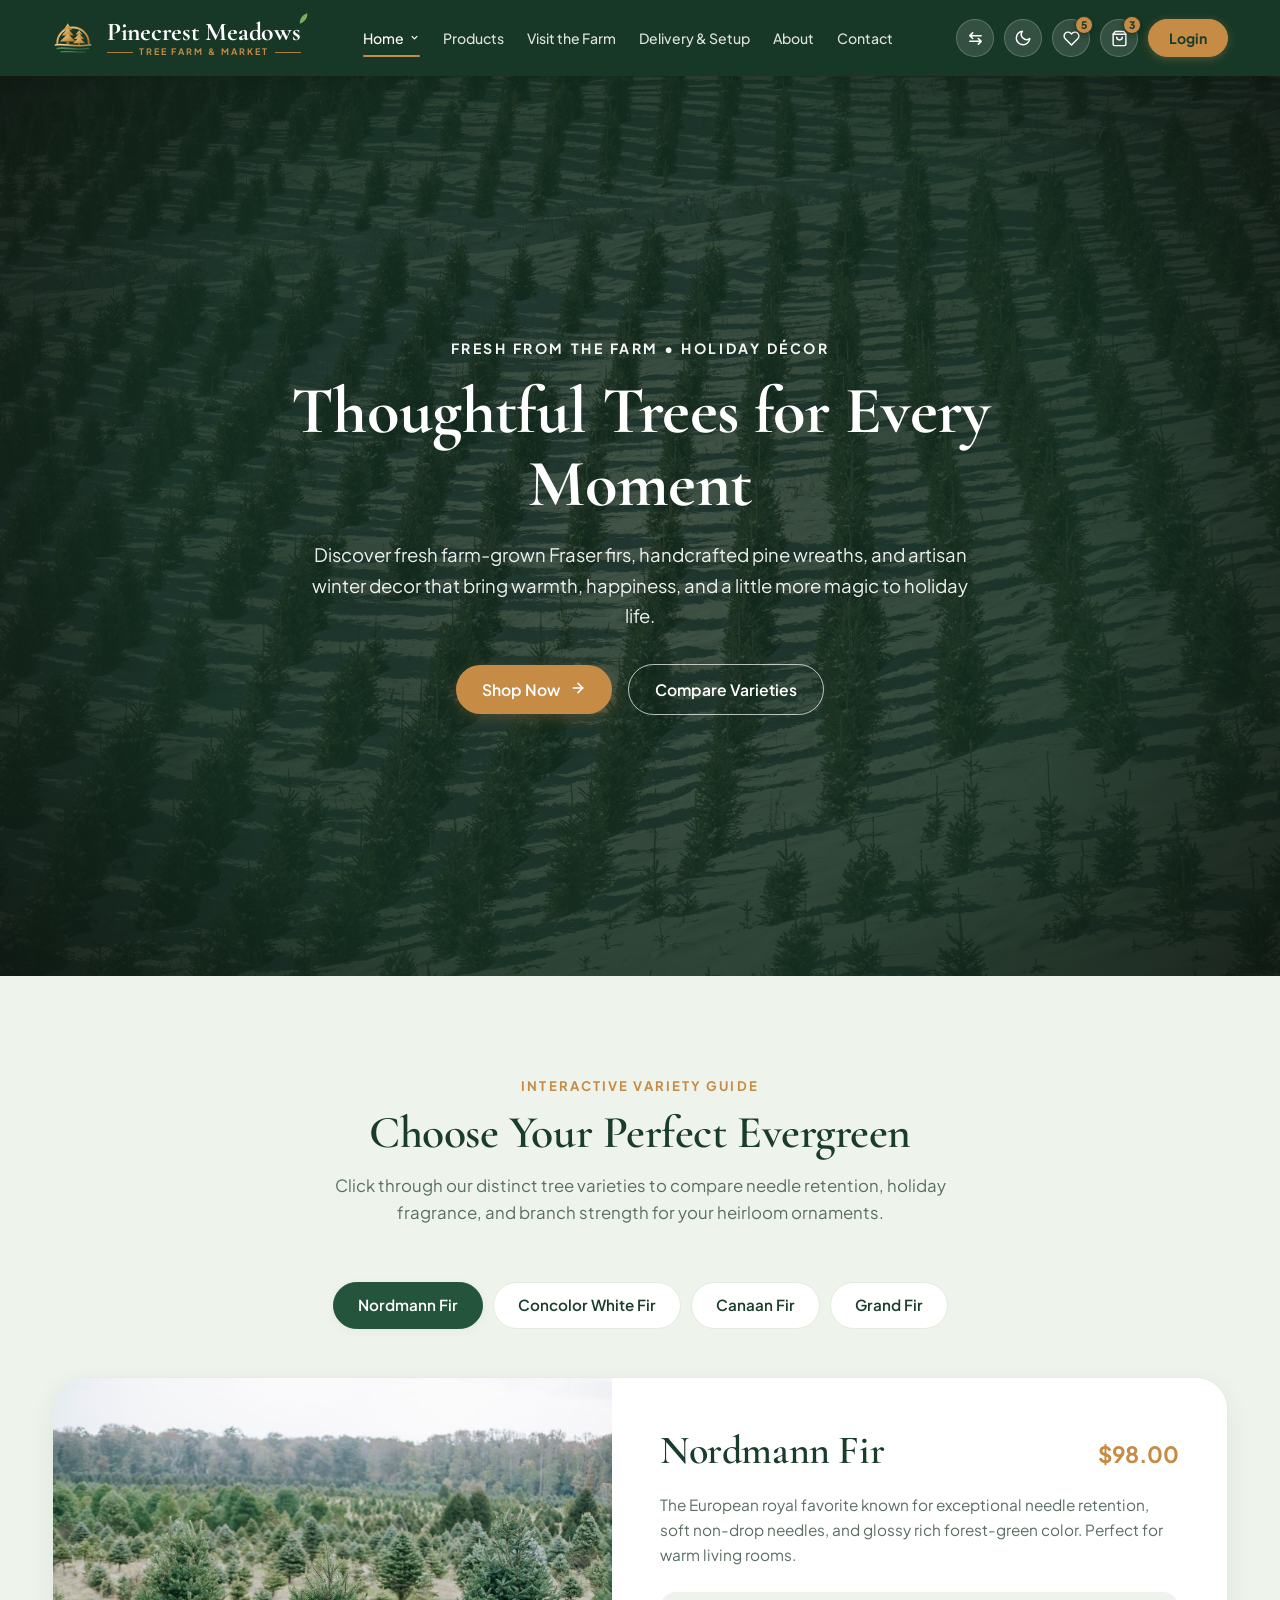
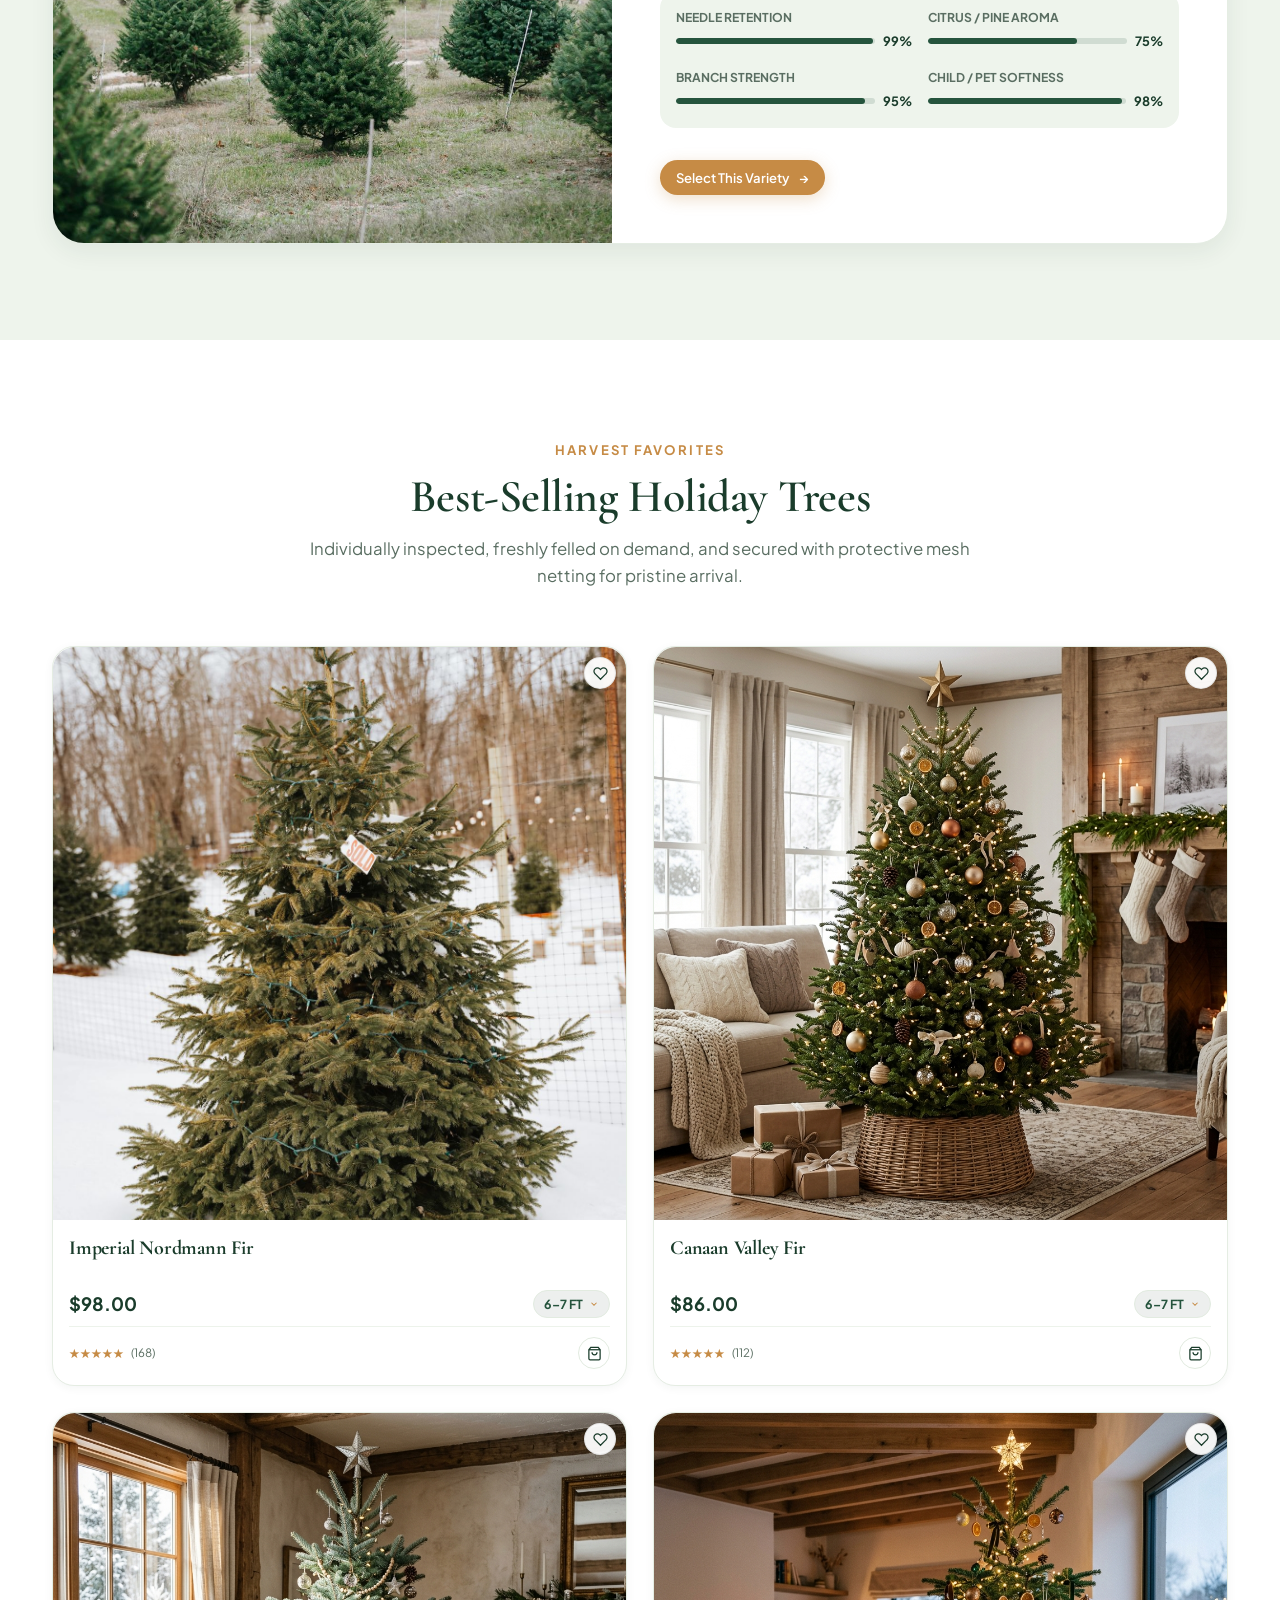
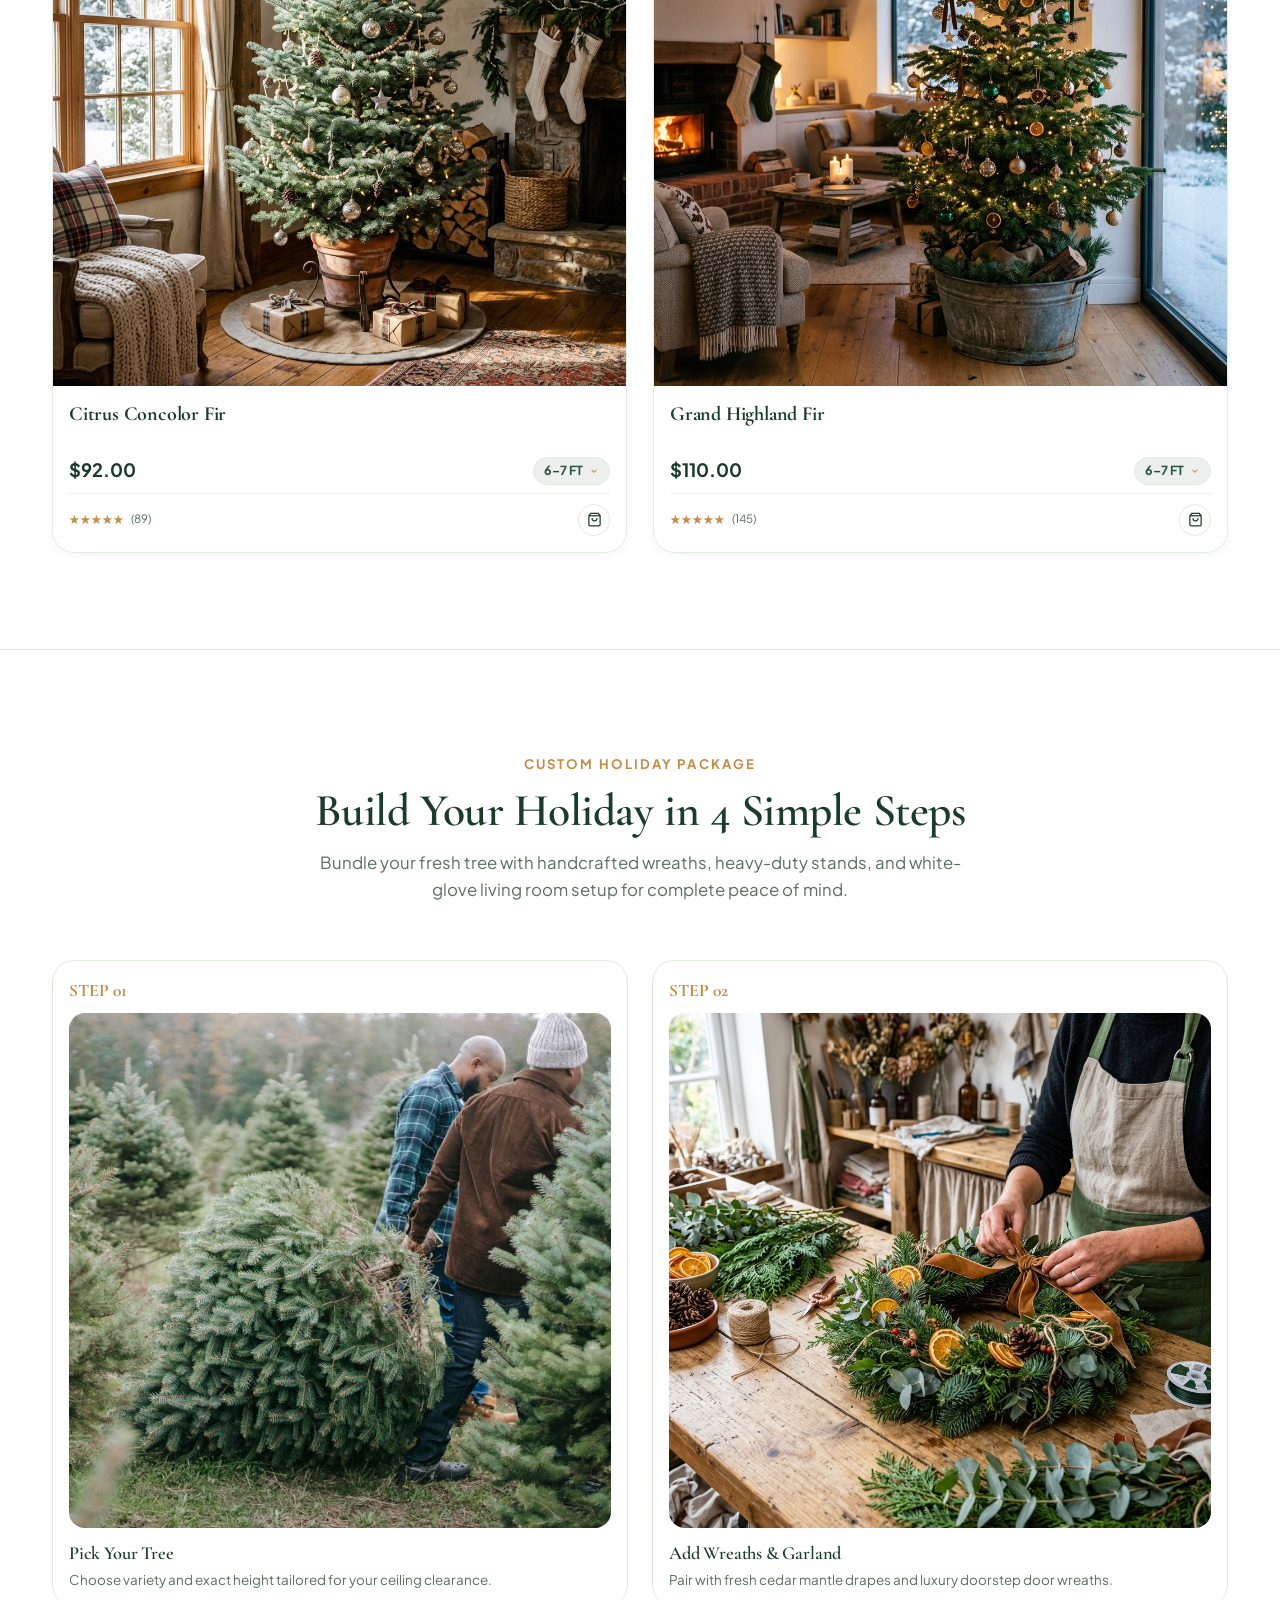
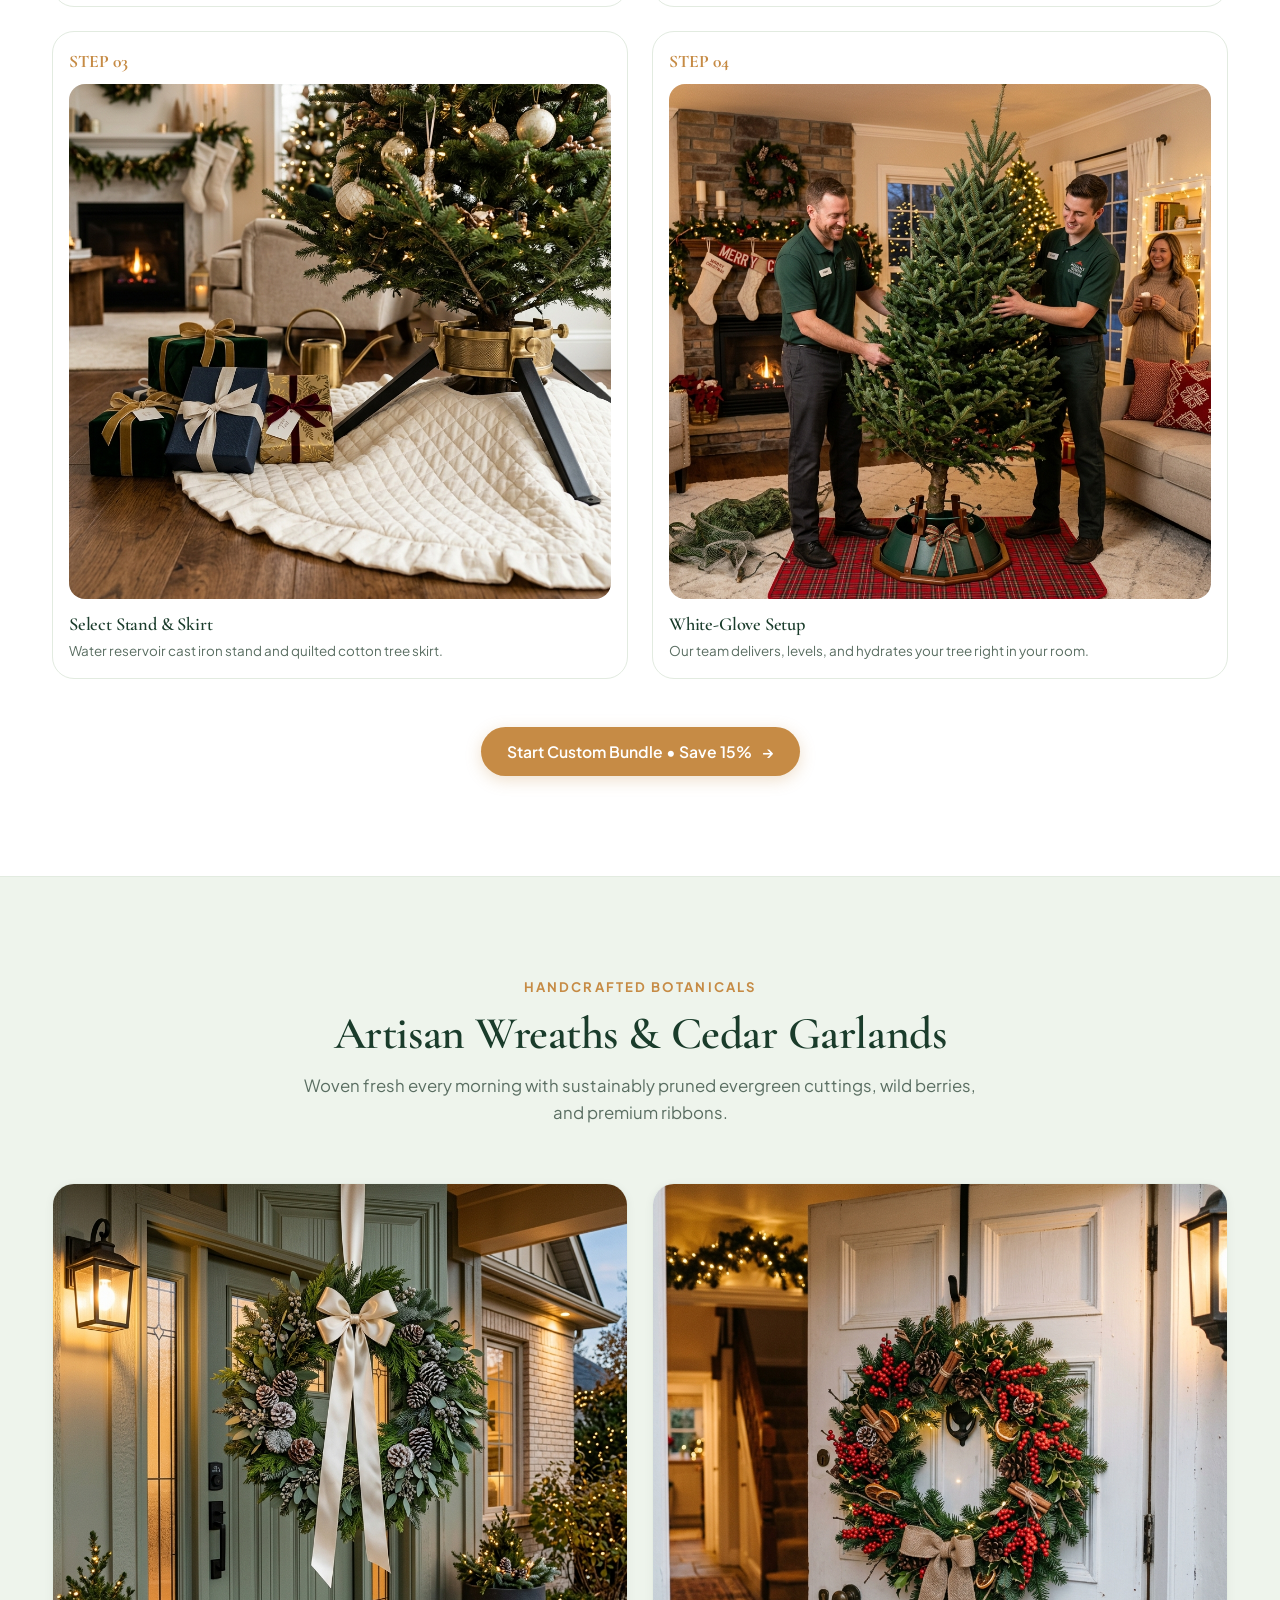
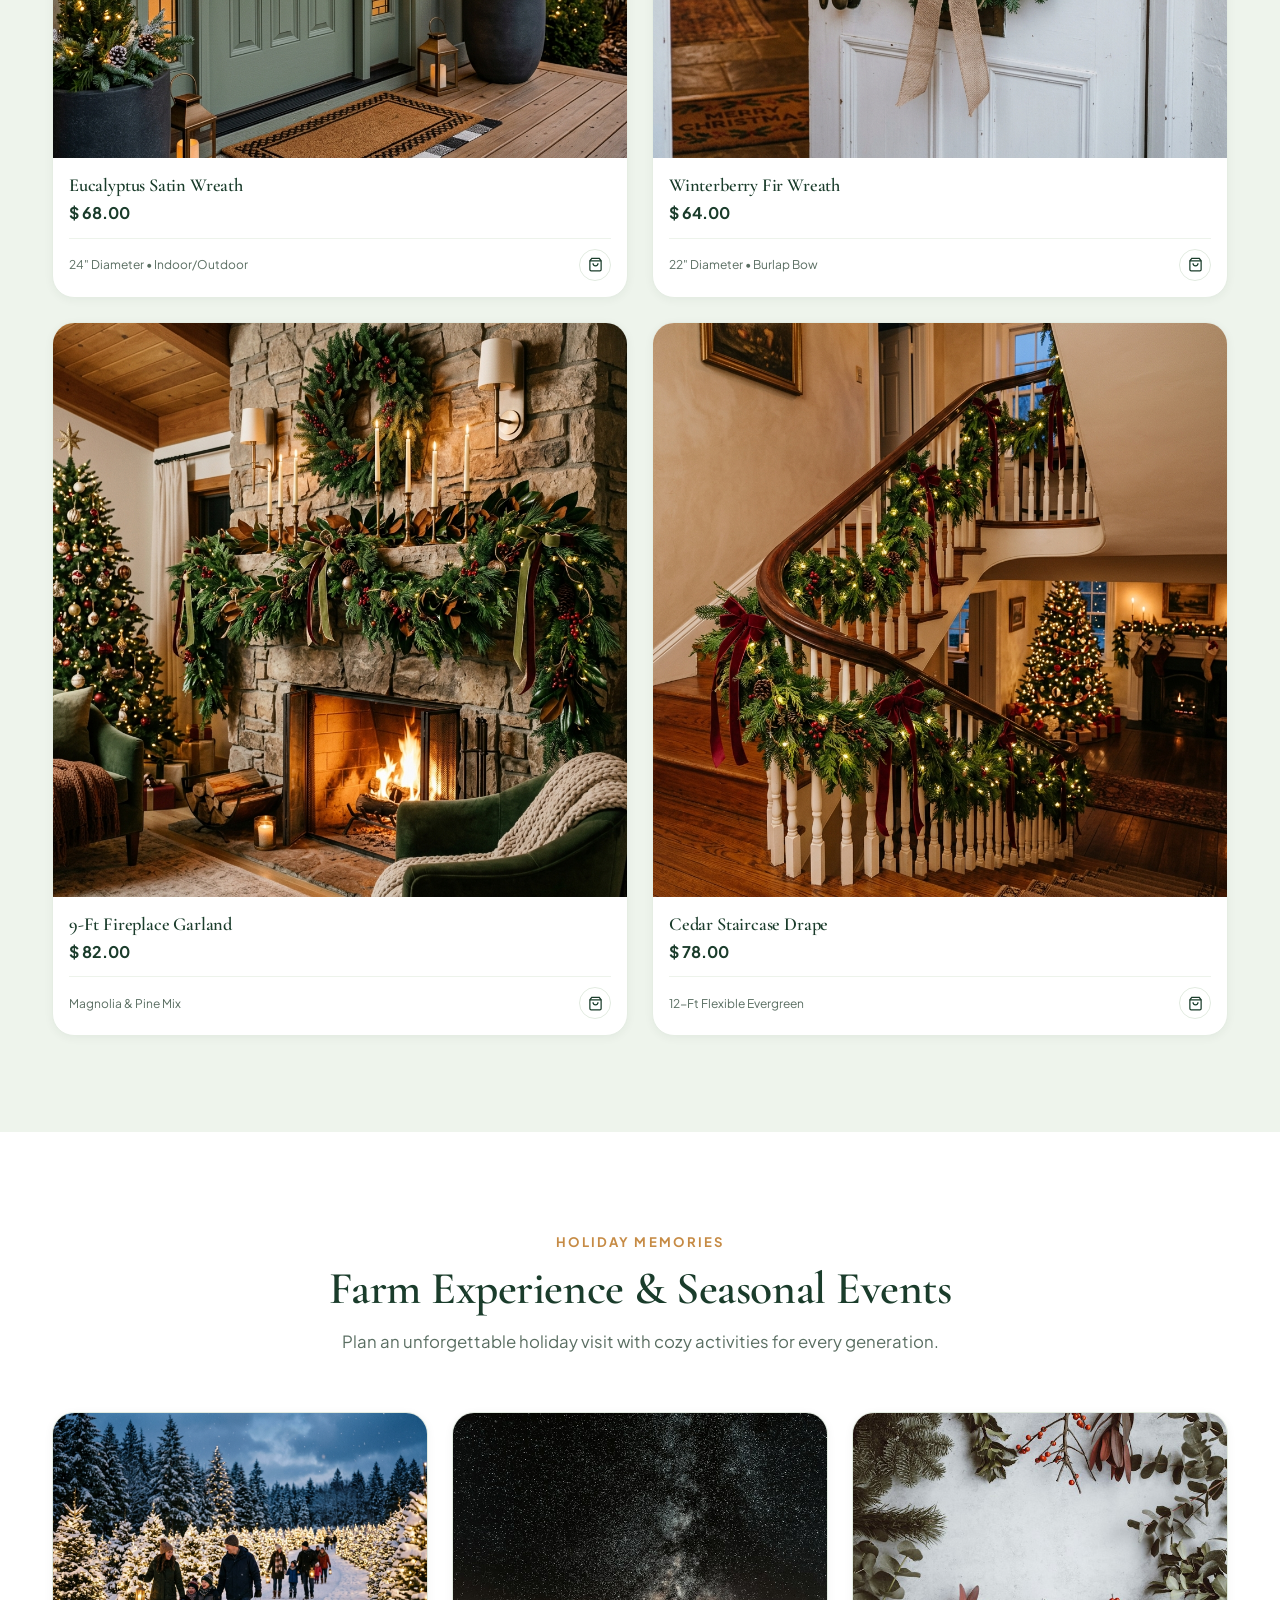
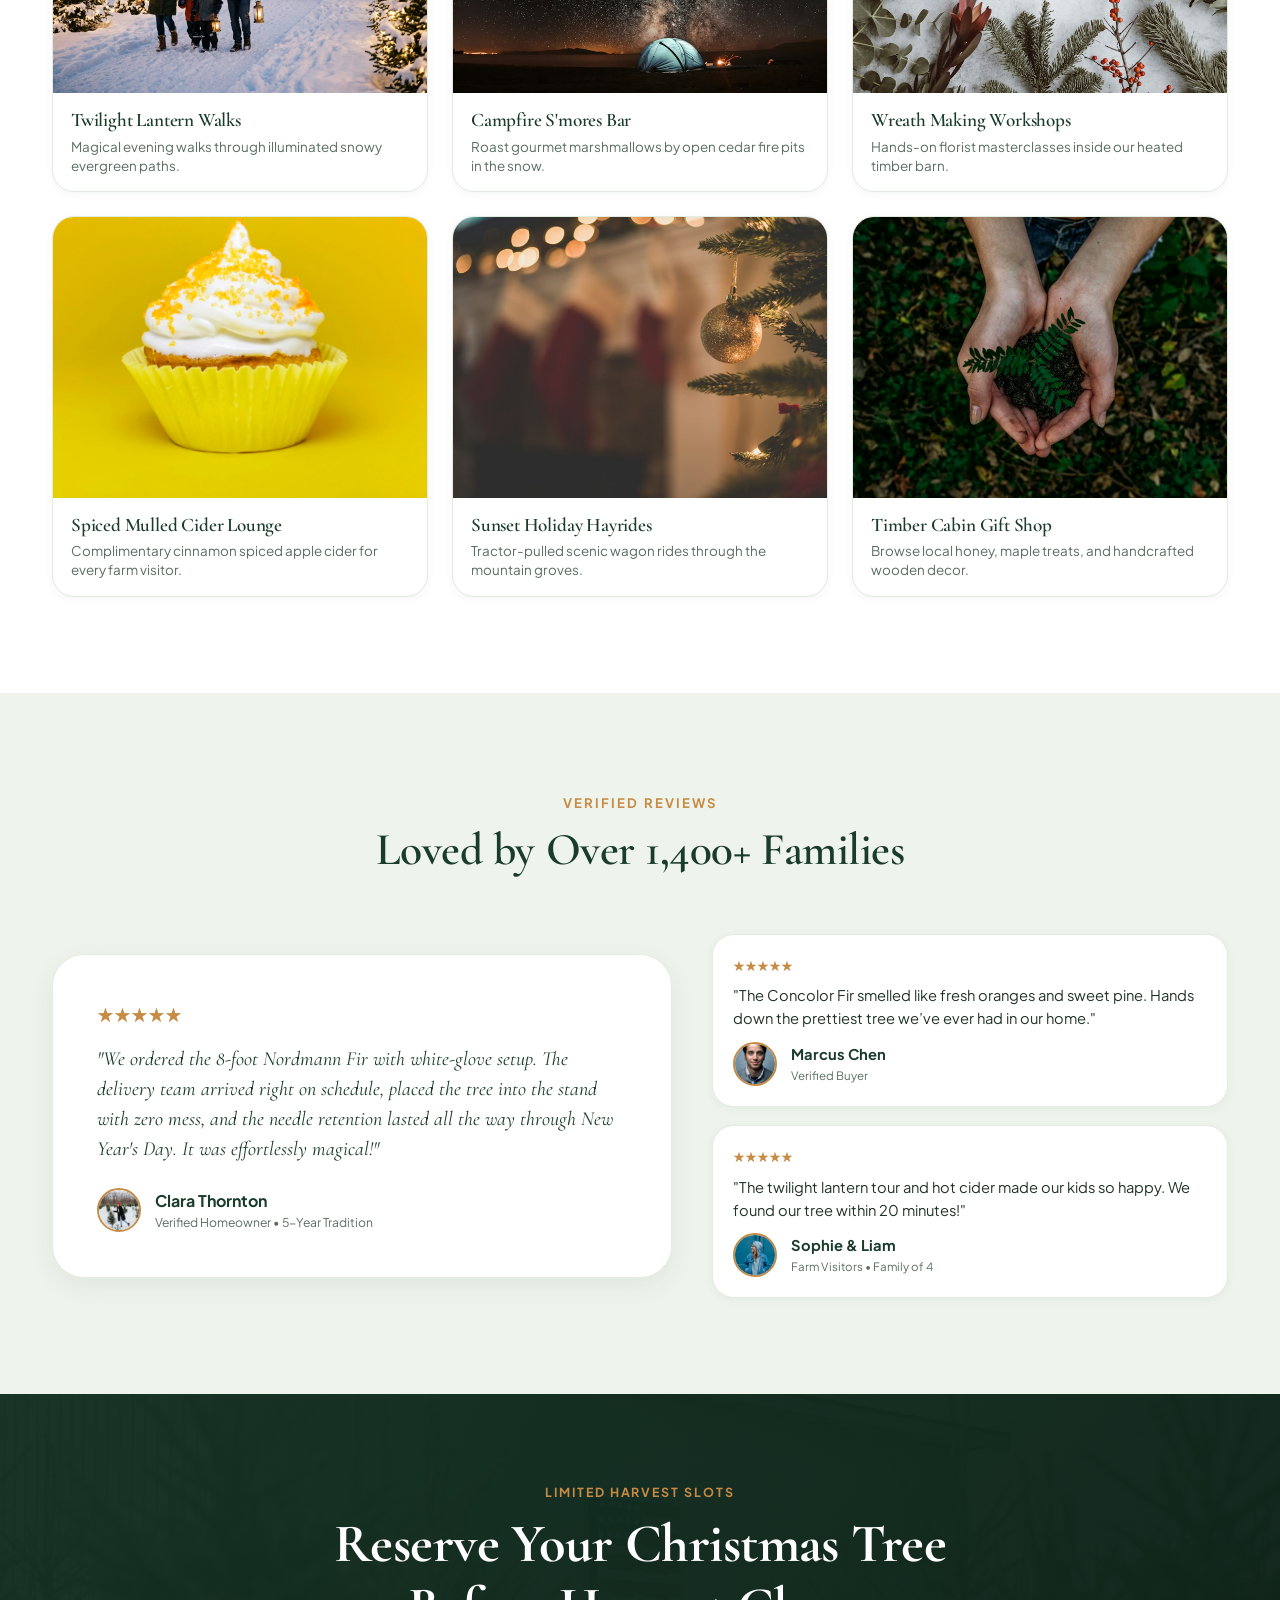
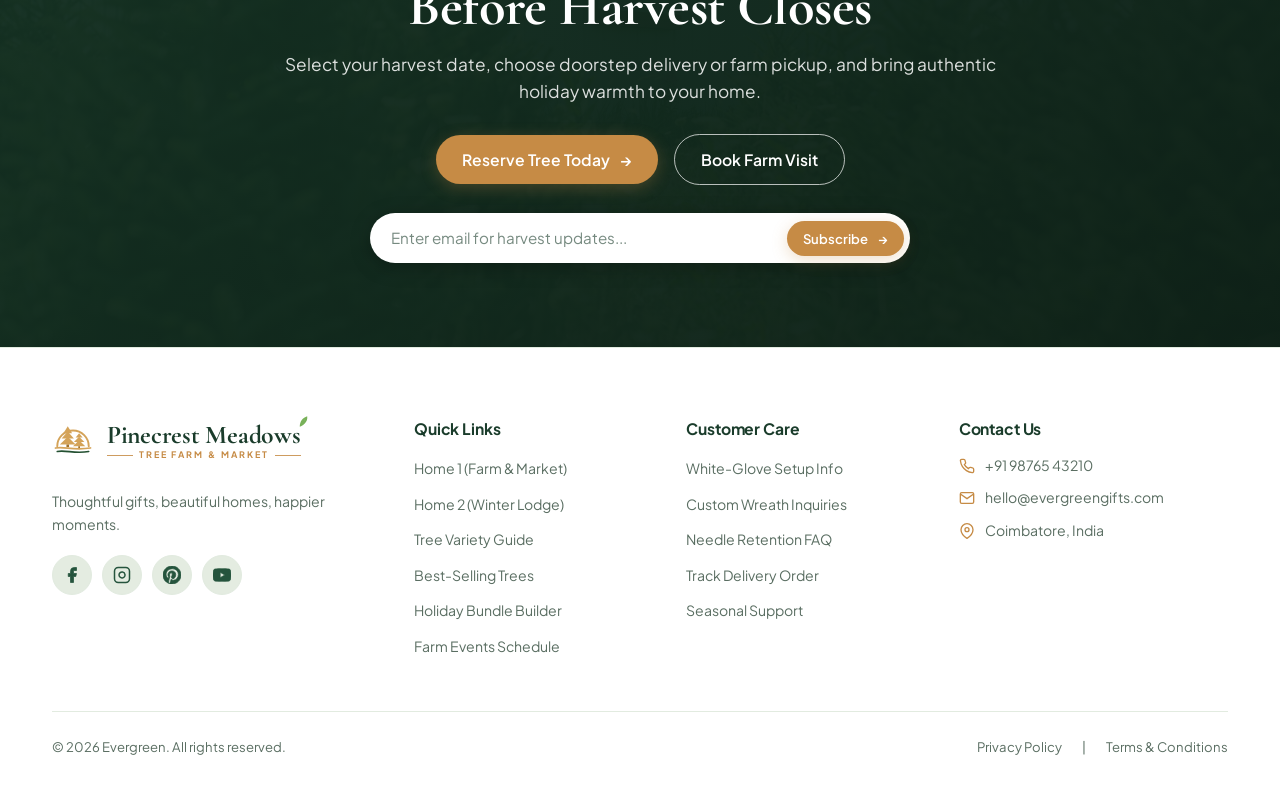
<file: home-2.html>
<!DOCTYPE html>
<html lang="en" dir="ltr" data-theme="light">
<head>
  <meta charset="UTF-8">
  <meta name="viewport" content="width=device-width, initial-scale=1.0, minimum-scale=1.0">
  <title>Pinecrest Meadows — Choose Your Perfect Christmas Tree (Home 2)</title>
  <meta name="description" content="Explore fresh Nordmann firs, Concolor white firs, and artisan wreaths with our interactive tree selector and holiday bundle builder.">
  <meta name="keywords" content="Christmas tree variety selector, nordmann fir, concolor fir, custom holiday bundle, fresh wreaths, pinecrest meadows">
  
  <!-- Favicon -->
  <link rel="icon" type="image/svg+xml" href="assets/images/favicon.svg">
  
  <!-- Stylesheet -->
  <link rel="stylesheet" href="assets/css/style.css">
</head>
<body>

  <!-- Attractive Holiday Page Preloader -->
  <div class="pm-page-loader" id="page-loader" aria-hidden="true">
    <div class="pm-loader-particles">
      <div class="pm-loader-particle"></div>
      <div class="pm-loader-particle"></div>
      <div class="pm-loader-particle"></div>
      <div class="pm-loader-particle"></div>
      <div class="pm-loader-particle"></div>
    </div>
    <div class="pm-loader-inner">
      <div class="pm-loader-emblem">
        <div class="pm-loader-ring"></div>
        <div class="pm-loader-ring-inner"></div>
        <div class="pm-loader-icon">
          <svg viewBox="0 0 24 24" fill="currentColor">
            <path d="M12 2L15 8H13L16 13H14L18 19H6L10 13H8L11 8H9L12 2Z"/>
            <rect x="11" y="19" width="2" height="3" fill="#D4A017"/>
            <polygon points="12,1 12.8,2.8 14.8,2.8 13.2,4 13.8,5.8 12,4.6 10.2,5.8 10.8,4 9.2,2.8 11.2,2.8" fill="#FFF3C4"/>
          </svg>
        </div>
      </div>
      <h2 class="pm-loader-title">Pinecrest Meadows</h2>
      <p class="pm-loader-subtitle">Fresh Evergreen Harvest &bull; Est. 1984</p>
      <div class="pm-loader-progress-track">
        <div class="pm-loader-progress-bar"></div>
      </div>
    </div>
  </div>

  <!-- ==========================================================================
       SITE HEADER (Deep Evergreen Navbar)
       ========================================================================== -->
  <header class="site-header" id="site-header">
    <div class="container">
      <nav class="navbar" aria-label="Main Navigation">
        
        <!-- Left: Brand Logo -->
        <a href="index.html" class="brand-logo" id="main-logo" aria-label="Pinecrest Meadows Tree Farm & Market">
          <div class="brand-emblem" aria-hidden="true">
            <svg width="42" height="42" viewBox="0 0 48 48" fill="none" xmlns="http://www.w3.org/2000/svg">
              <defs>
                <linearGradient id="treeGold" x1="0%" y1="0%" x2="100%" y2="100%">
                  <stop offset="0%" stop-color="#F6D799" />
                  <stop offset="50%" stop-color="#D4A359" />
                  <stop offset="100%" stop-color="#A27129" />
                </linearGradient>
                <linearGradient id="hillGreen" x1="0%" y1="0%" x2="100%" y2="100%">
                  <stop offset="0%" stop-color="#5B9760" />
                  <stop offset="100%" stop-color="#245132" />
                </linearGradient>
              </defs>
              <path d="M 6 30 A 18 18 0 1 1 42 30" stroke="url(#treeGold)" stroke-width="2.2" stroke-linecap="round" fill="none" />
              <path d="M 18 7 L 13 15 L 23 15 Z" fill="url(#treeGold)" />
              <path d="M 18 13 L 11 21 L 25 21 Z" fill="url(#treeGold)" />
              <path d="M 18 19 L 9 28 L 27 28 Z" fill="url(#treeGold)" />
              <rect x="16.5" y="28" width="3" height="3" fill="#A27129" />
              <path d="M 31 15 L 27 20 L 35 20 Z" fill="url(#treeGold)" />
              <path d="M 31 19 L 25 25 L 37 25 Z" fill="url(#treeGold)" />
              <path d="M 31 23 L 24 30 L 38 30 Z" fill="url(#treeGold)" />
              <rect x="30" y="30" width="2" height="2" fill="#A27129" />
              <path d="M 4 32 C 14 30, 24 35, 44 32" stroke="url(#treeGold)" stroke-width="2" stroke-linecap="round" fill="none" />
              <path d="M 6 36 C 16 34, 26 39, 42 36" stroke="url(#hillGreen)" stroke-width="1.8" stroke-linecap="round" fill="none" />
              <path d="M 10 40 C 18 38, 28 42, 38 40" stroke="url(#hillGreen)" stroke-width="1.4" stroke-linecap="round" fill="none" />
            </svg>
          </div>
          <div class="brand-text">
            <div class="brand-name">
              Pinecrest Meadow<span class="brand-leaf-wrap">s<svg class="brand-leaf-icon" viewBox="0 0 20 20" fill="currentColor"><path d="M3 17 C 8 16, 17 12, 17 3 C 10 4, 4 9, 3 17 Z M 7 13 C 11 9, 14 6, 14 6" fill="#78B159"/></svg></span>
            </div>
            <div class="brand-tagline">
              <span class="tagline-rule"></span>
              <span class="tagline-text">TREE FARM &amp; MARKET</span>
              <span class="tagline-rule"></span>
            </div>
          </div>
        </a>

        <!-- Center: Nav Menu -->
        <ul class="nav-menu" id="desktop-nav-menu">
          <li class="nav-item nav-item-dropdown">
            <a href="home-2.html" class="nav-link active" id="nav-home-link" aria-haspopup="true" aria-expanded="false">
              Home
              <svg width="11" height="11" viewBox="0 0 24 24" fill="none" stroke="currentColor" stroke-width="2.5"><polyline points="6 9 12 15 18 9"></polyline></svg>
            </a>
            <div class="dropdown-menu" aria-label="Home Pages Submenu">
              <a href="index.html" class="dropdown-link">Home 1 (Farm &amp; Market)</a>
              <a href="home-2.html" class="dropdown-link active">Home 2 (Winter Lodge)</a>
            </div>
          </li>
          <li class="nav-item">
            <a href="products.html" class="nav-link" id="nav-products-link">Products</a>
          </li>
          <li class="nav-item">
            <a href="visit-farm.html" class="nav-link" id="nav-visit-link">Visit the Farm</a>
          </li>
          <li class="nav-item">
            <a href="delivery-setup.html" class="nav-link" id="nav-delivery-link">Delivery &amp; Setup</a>
          </li>
          <li class="nav-item">
            <a href="about.html" class="nav-link" id="nav-about-link">About</a>
          </li>
          <li class="nav-item">
            <a href="contact.html" class="nav-link" id="nav-contact-link">Contact</a>
          </li>
        </ul>

        <!-- Right: Actions (RTL, Theme, Wishlist, Cart, Login, Hamburger) -->
        <div class="nav-actions">
          
          <!-- 1. RTL Toggle (⇄) -->
          <button class="nav-circle-btn" id="rtl-toggle" title="Switch RTL/LTR" aria-label="Toggle Direction">
            <svg width="17" height="17" viewBox="0 0 24 24" fill="none" stroke="currentColor" stroke-width="2.2" stroke-linecap="round" stroke-linejoin="round">
              <path d="M4 8h16M4 8l4-4M4 8l4 4M20 16H4m16 0l-4-4m4 4l-4 4"></path>
            </svg>
          </button>

          <!-- 2. Light / Dark Theme Toggle (🌙) -->
          <button class="nav-circle-btn" id="theme-toggle" title="Switch Theme" aria-label="Toggle Theme">
            <svg width="17" height="17" viewBox="0 0 24 24" fill="none" stroke="currentColor" stroke-width="2.2" stroke-linecap="round" stroke-linejoin="round">
              <path d="M21 12.79A9 9 0 1 1 11.21 3 7 7 0 0 0 21 12.79z"></path>
            </svg>
          </button>

          <!-- 3. Wishlist Button (♡ 5) -->
          <a href="wishlist.html" class="nav-circle-btn" id="wishlist-btn" title="Saved Favorites" aria-label="View Wishlist">
            <svg width="17" height="17" viewBox="0 0 24 24" fill="none" stroke="currentColor" stroke-width="2" stroke-linecap="round" stroke-linejoin="round">
              <path d="M20.84 4.61a5.5 5.5 0 0 0-7.78 0L12 5.67l-1.06-1.06a5.5 5.5 0 0 0-7.78 7.78l1.06 1.06L12 21.23l7.78-7.78 1.06-1.06a5.5 5.5 0 0 0 0-7.78z"></path>
            </svg>
            <span class="nav-badge" id="wishlist-count-badge">5</span>
          </a>

          <!-- 4. Cart Button (🛍 3) -->
          <a href="cart.html" class="nav-circle-btn" id="cart-btn" title="View Basket" aria-label="View Shopping Basket">
            <svg width="17" height="17" viewBox="0 0 24 24" fill="none" stroke="currentColor" stroke-width="2" stroke-linecap="round" stroke-linejoin="round">
              <path d="M6 2L3 6v14a2 2 0 0 0 2 2h14a2 2 0 0 0 2-2V6l-3-4z"></path>
              <line x1="3" y1="6" x2="21" y2="6"></line>
              <path d="M16 10a4 4 0 0 1-8 0"></path>
            </svg>
            <span class="nav-badge cart-badge" id="cart-count-badge">3</span>
          </a>

          <!-- 5. Login Pill Button -->
          <a href="login.html" class="nav-pill-btn nav-login-pill" id="nav-login-btn">
            Login
          </a>

          <!-- Mobile Hamburger -->
          <button class="hamburger-btn" id="hamburger-btn" aria-label="Toggle Mobile Menu" aria-expanded="false" aria-controls="mobile-drawer">
            <span></span>
            <span></span>
            <span></span>
          </button>
        </div>

      </nav>
    </div>
  </header>

  <!-- Mobile Drawer Backdrop -->
  <div class="drawer-backdrop" id="drawer-backdrop"></div>

  <!-- Mobile Navigation Drawer -->
  <aside class="mobile-drawer" id="mobile-drawer" aria-label="Mobile Navigation Menu">
    <div class="drawer-header">
      <a href="index.html" class="brand-logo" aria-label="Pinecrest Meadows Tree Farm & Market">
        <div class="brand-emblem" aria-hidden="true">
          <svg width="36" height="36" viewBox="0 0 48 48" fill="none" xmlns="http://www.w3.org/2000/svg">
            <path d="M 6 30 A 18 18 0 1 1 42 30" stroke="#D4A359" stroke-width="2.2" stroke-linecap="round" fill="none" />
            <path d="M 18 7 L 13 15 L 23 15 Z" fill="#D4A359" />
            <path d="M 18 13 L 11 21 L 25 21 Z" fill="#D4A359" />
            <path d="M 18 19 L 9 28 L 27 28 Z" fill="#D4A359" />
            <rect x="16.5" y="28" width="3" height="3" fill="#A27129" />
            <path d="M 31 15 L 27 20 L 35 20 Z" fill="#D4A359" />
            <path d="M 31 19 L 25 25 L 37 25 Z" fill="#D4A359" />
            <path d="M 31 23 L 24 30 L 38 30 Z" fill="#D4A359" />
            <rect x="30" y="30" width="2" height="2" fill="#A27129" />
            <path d="M 4 32 C 14 30, 24 35, 44 32" stroke="#D4A359" stroke-width="2" stroke-linecap="round" fill="none" />
            <path d="M 6 36 C 16 34, 26 39, 42 36" stroke="#5B9760" stroke-width="1.8" stroke-linecap="round" fill="none" />
          </svg>
        </div>
        <div class="brand-text">
          <div class="brand-name">Pinecrest Meadows</div>
          <div class="brand-tagline">
            <span class="tagline-rule"></span>
            <span class="tagline-text">TREE FARM &amp; MARKET</span>
            <span class="tagline-rule"></span>
          </div>
        </div>
      </a>
      <button class="drawer-close-btn" id="drawer-close-btn" aria-label="Close menu">
        <svg width="20" height="20" viewBox="0 0 24 24" fill="none" stroke="currentColor" stroke-width="2" stroke-linecap="round" stroke-linejoin="round">
          <line x1="18" y1="6" x2="6" y2="18"></line>
          <line x1="6" y1="6" x2="18" y2="18"></line>
        </svg>
      </button>
    </div>

    <div class="drawer-quick-actions">
      <button class="nav-circle-btn rtl-toggle-btn" title="Switch RTL/LTR" aria-label="Toggle Direction">
        <svg width="17" height="17" viewBox="0 0 24 24" fill="none" stroke="currentColor" stroke-width="2" stroke-linecap="round" stroke-linejoin="round">
          <polyline points="16 3 21 8 16 13"></polyline>
          <line x1="21" y1="8" x2="9" y2="8"></line>
          <polyline points="8 21 3 16 8 11"></polyline>
          <line x1="3" y1="16" x2="15" y2="16"></line>
        </svg>
      </button>
      <button class="nav-circle-btn theme-toggle-btn" title="Switch Theme" aria-label="Toggle Theme">
        <svg width="17" height="17" viewBox="0 0 24 24" fill="none" stroke="currentColor" stroke-width="2" stroke-linecap="round" stroke-linejoin="round">
          <path d="M21 12.79A9 9 0 1 1 11.21 3 7 7 0 0 0 21 12.79z"></path>
        </svg>
      </button>
      <a href="wishlist.html" class="nav-circle-btn" title="Saved Favorites" aria-label="View Wishlist">
        <svg width="17" height="17" viewBox="0 0 24 24" fill="none" stroke="currentColor" stroke-width="2" stroke-linecap="round" stroke-linejoin="round">
          <path d="M20.84 4.61a5.5 5.5 0 0 0-7.78 0L12 5.67l-1.06-1.06a5.5 5.5 0 0 0-7.78 7.78l1.06 1.06L12 21.23l7.78-7.78 1.06-1.06a5.5 5.5 0 0 0 0-7.78z"></path>
        </svg>
        <span class="nav-badge">5</span>
      </a>
      <a href="cart.html" class="nav-circle-btn" title="View Basket" aria-label="View Shopping Basket">
        <svg width="17" height="17" viewBox="0 0 24 24" fill="none" stroke="currentColor" stroke-width="2" stroke-linecap="round" stroke-linejoin="round">
          <path d="M6 2L3 6v14a2 2 0 0 0 2 2h14a2 2 0 0 0 2-2V6l-3-4z"></path>
          <line x1="3" y1="6" x2="21" y2="6"></line>
          <path d="M16 10a4 4 0 0 1-8 0"></path>
        </svg>
        <span class="nav-badge cart-badge">3</span>
      </a>
    </div>

    <nav class="drawer-links">
      <div class="drawer-link-group">
        <span class="drawer-link active">
          Home
          <svg width="14" height="14" viewBox="0 0 24 24" fill="none" stroke="currentColor" stroke-width="2"><polyline points="6 9 12 15 18 9"></polyline></svg>
        </span>
        <div class="drawer-sublinks">
          <a href="index.html" class="drawer-sublink">Home 1 (Farm &amp; Market)</a>
          <a href="home-2.html" class="drawer-sublink active">Home 2 (Winter Lodge)</a>
        </div>
      </div>
      <a href="products.html" class="drawer-link">Products</a>
      <a href="visit-farm.html" class="drawer-link">Visit the Farm</a>
      <a href="delivery-setup.html" class="drawer-link">Delivery &amp; Setup</a>
      <a href="about.html" class="drawer-link">About</a>
      <a href="contact.html" class="drawer-link">Contact</a>
      <div style="display:flex; gap:10px; margin-top:10px; padding:4px 0;">
        <a href="login.html" class="nav-pill-btn nav-login-pill" style="flex:1; text-align:center;">Login</a>
        <a href="register.html" class="nav-pill-btn nav-signup-pill" style="flex:1; text-align:center;">Sign Up</a>
      </div>
    </nav>

    <div class="drawer-footer">
      <div style="font-size:0.8rem; color:var(--text-muted); text-align:center; padding: 4px 0;">
        🌲 Open Daily 9 AM – 7 PM • 📞 (555) 789-2425
      </div>
    </div>
  </aside>

  <!-- Main Content Flow (8 Meaningful Home 2 Sections) -->
  <main id="main-content">

    <!-- ==========================================================================
         SECTION 1 — HERO SECTION
         ========================================================================== -->
    <section class="hero-section" id="hero">
      <img src="assets/images/home1/hero-bg.jpg" alt="Snow-covered rows of Christmas trees stretching across the Pinecrest Meadows tree farm" class="hero-bg-img" width="1600" height="900" loading="eager">
      <div class="hero-gradient-overlay"></div>
      
      <div class="container">
        <div class="hero-content">
          <div class="hero-eyebrow">FRESH FROM THE FARM &bull; HOLIDAY DÉCOR</div>
          <h1 class="hero-title">
            Thoughtful Trees for Every Moment
          </h1>
          <p class="hero-desc">
            Discover fresh farm-grown Fraser firs, handcrafted pine wreaths, and artisan winter decor that bring warmth, happiness, and a little more magic to holiday life.
          </p>
          
          <div class="hero-btn-group">
            <a href="products.html" class="btn btn-caramel btn-arrow">
              <span>Shop Now</span>
              <span class="btn-arrow">
                <svg width="16" height="16" viewBox="0 0 24 24" fill="none" stroke="currentColor" stroke-width="2.5" stroke-linecap="round" stroke-linejoin="round"><line x1="5" y1="12" x2="19" y2="12"></line><polyline points="12 5 19 12 12 19"></polyline></svg>
              </span>
            </a>
            <a href="#varieties" class="btn btn-outline">
              <span>Compare Varieties</span>
            </a>
          </div>
        </div>
      </div>
    </section>

    <!-- ==========================================================================
         SECTION 2 — "CHOOSE YOUR PERFECT TREE" INTERACTIVE VARIETY SECTION
         ========================================================================== -->
    <section class="variety-section" id="varieties">
      <div class="container">
        
        <div class="section-header">
          <span class="eyebrow">INTERACTIVE VARIETY GUIDE</span>
          <h2 class="section-title">Choose Your Perfect Evergreen</h2>
          <p class="section-subtitle">
            Click through our distinct tree varieties to compare needle retention, holiday fragrance, and branch strength for your heirloom ornaments.
          </p>
        </div>

        <!-- Variety Tabs -->
        <div class="variety-tabs-wrapper">
          <button class="variety-tab-btn active" data-variety="nordmann">Nordmann Fir</button>
          <button class="variety-tab-btn" data-variety="concolor">Concolor White Fir</button>
          <button class="variety-tab-btn" data-variety="canaan">Canaan Fir</button>
          <button class="variety-tab-btn" data-variety="grand">Grand Fir</button>
        </div>

        <!-- Interactive Variety Display Card -->
        <div class="variety-card-display" id="variety-card-display">
          
          <div class="variety-media">
            <img src="assets/images/home2/nordmann-showcase.jpg" alt="Nordmann fir variety showcase: rows of fir and spruce trees growing on the farm" width="600" height="500" loading="lazy">
          </div>

          <div class="variety-details">
            <div style="display:flex; justify-content:space-between; align-items:baseline; margin-bottom:6px;">
              <h3 class="variety-name font-serif">Nordmann Fir</h3>
              <span class="variety-price" style="font-size:1.4rem; font-weight:700; color:var(--caramel-gold);">$98.00</span>
            </div>
            
            <p class="variety-desc">
              The European royal favorite known for exceptional needle retention, soft non-drop needles, and glossy rich forest-green color. Perfect for warm living rooms.
            </p>

            <div class="variety-metrics">
              <div class="metric-item">
                <span class="metric-label">Needle Retention</span>
                <div class="metric-bar-wrapper">
                  <div class="metric-bar"><div class="metric-bar-fill metric-retention" style="width:99%;"></div></div>
                  <span class="metric-value val-retention">99%</span>
                </div>
              </div>
              <div class="metric-item">
                <span class="metric-label">Citrus / Pine Aroma</span>
                <div class="metric-bar-wrapper">
                  <div class="metric-bar"><div class="metric-bar-fill metric-fragrance" style="width:75%;"></div></div>
                  <span class="metric-value val-fragrance">75%</span>
                </div>
              </div>
              <div class="metric-item">
                <span class="metric-label">Branch Strength</span>
                <div class="metric-bar-wrapper">
                  <div class="metric-bar"><div class="metric-bar-fill metric-strength" style="width:95%;"></div></div>
                  <span class="metric-value val-strength">95%</span>
                </div>
              </div>
              <div class="metric-item">
                <span class="metric-label">Child / Pet Softness</span>
                <div class="metric-bar-wrapper">
                  <div class="metric-bar"><div class="metric-bar-fill metric-softness" style="width:98%;"></div></div>
                  <span class="metric-value val-softness">98%</span>
                </div>
              </div>
            </div>

            <div class="variety-actions">
              <a href="#bestsellers" class="btn btn-caramel btn-sm btn-arrow h2-add-btn">
                <span>Select This Variety</span>
                <span class="btn-arrow">&rarr;</span>
              </a>
            </div>

          </div>

        </div>

      </div>
    </section>

    <!-- ==========================================================================
         SECTION 3 — BEST-SELLING TREES PRODUCT CARDS
         ========================================================================== -->
    <section class="featured-trees-section" id="bestsellers">
      <div class="container">
        
        <div class="section-header">
          <span class="eyebrow">HARVEST FAVORITES</span>
          <h2 class="section-title">Best-Selling Holiday Trees</h2>
          <p class="section-subtitle">
            Individually inspected, freshly felled on demand, and secured with protective mesh netting for pristine arrival.
          </p>
        </div>

        <div class="h2-bestsellers-grid">
          
          <!-- Tree 1: Nordmann Fir -->
          <article class="h2-prod-card">
            <div class="h2-prod-img-box">
              <button class="product-fav-btn" title="Add to Wishlist" aria-label="Wishlist Nordmann Fir">
                <svg width="15" height="15" viewBox="0 0 24 24" fill="none" stroke="currentColor" stroke-width="2"><path d="M20.84 4.61a5.5 5.5 0 0 0-7.78 0L12 5.67l-1.06-1.06a5.5 5.5 0 0 0-7.78 7.78l1.06 1.06L12 21.23l7.78-7.78 1.06-1.06a5.5 5.5 0 0 0 0-7.78z"></path></svg>
              </button>
              <img src="assets/images/home2/imperial-nordmann.jpg" alt="Imperial Nordmann fir standing in a snowy winter landscape" width="300" height="300" loading="lazy">
            </div>
            <div class="product-body">
              <h3 class="product-title">Imperial Nordmann Fir</h3>
              <div class="h2-price-row">
                <span class="product-price">$98.00</span>
                <div class="custom-size-dropdown">
                  <button type="button" class="custom-size-trigger" aria-haspopup="listbox" aria-expanded="false">
                    <span class="size-val">6–7 FT</span>
                    <svg width="10" height="10" viewBox="0 0 24 24" fill="none" stroke="currentColor" stroke-width="2.5"><polyline points="6 9 12 15 18 9"></polyline></svg>
                  </button>
                  <div class="custom-size-menu" role="listbox">
                    <div class="custom-size-item selected" role="option">6–7 FT</div>
                    <div class="custom-size-item" role="option">7–8 FT</div>
                    <div class="custom-size-item" role="option">8–9 FT</div>
                  </div>
                </div>
              </div>
              <div class="product-footer">
                <div class="product-rating">
                  <span>★★★★★</span>
                  <span class="review-count">(168)</span>
                </div>
                <button class="product-action-btn" title="Add to Basket" aria-label="Add Nordmann Fir to basket">
                  <svg width="15" height="15" viewBox="0 0 24 24" fill="none" stroke="currentColor" stroke-width="2"><path d="M6 2L3 6v14a2 2 0 0 0 2 2h14a2 2 0 0 0 2-2V6l-3-4z"></path><line x1="3" y1="6" x2="21" y2="6"></line><path d="M16 10a4 4 0 0 1-8 0"></path></svg>
                </button>
              </div>
            </div>
          </article>

          <!-- Tree 2: Canaan Fir -->
          <article class="h2-prod-card">
            <div class="h2-prod-img-box">
              <button class="product-fav-btn" title="Add to Wishlist" aria-label="Wishlist Canaan Fir">
                <svg width="15" height="15" viewBox="0 0 24 24" fill="none" stroke="currentColor" stroke-width="2"><path d="M20.84 4.61a5.5 5.5 0 0 0-7.78 0L12 5.67l-1.06-1.06a5.5 5.5 0 0 0-7.78 7.78l1.06 1.06L12 21.23l7.78-7.78 1.06-1.06a5.5 5.5 0 0 0 0-7.78z"></path></svg>
              </button>
              <img src="assets/images/home2/h2-tree-canaan.jpg" alt="Canaan Fir Christmas Tree" width="300" height="300" loading="lazy">
            </div>
            <div class="product-body">
              <h3 class="product-title">Canaan Valley Fir</h3>
              <div class="h2-price-row">
                <span class="product-price">$86.00</span>
                <div class="custom-size-dropdown">
                  <button type="button" class="custom-size-trigger" aria-haspopup="listbox" aria-expanded="false">
                    <span class="size-val">6–7 FT</span>
                    <svg width="10" height="10" viewBox="0 0 24 24" fill="none" stroke="currentColor" stroke-width="2.5"><polyline points="6 9 12 15 18 9"></polyline></svg>
                  </button>
                  <div class="custom-size-menu" role="listbox">
                    <div class="custom-size-item selected" role="option">6–7 FT</div>
                    <div class="custom-size-item" role="option">7–8 FT</div>
                    <div class="custom-size-item" role="option">8–9 FT</div>
                  </div>
                </div>
              </div>
              <div class="product-footer">
                <div class="product-rating">
                  <span>★★★★★</span>
                  <span class="review-count">(112)</span>
                </div>
                <button class="product-action-btn" title="Add to Basket" aria-label="Add Canaan Fir to basket">
                  <svg width="15" height="15" viewBox="0 0 24 24" fill="none" stroke="currentColor" stroke-width="2"><path d="M6 2L3 6v14a2 2 0 0 0 2 2h14a2 2 0 0 0 2-2V6l-3-4z"></path><line x1="3" y1="6" x2="21" y2="6"></line><path d="M16 10a4 4 0 0 1-8 0"></path></svg>
                </button>
              </div>
            </div>
          </article>

          <!-- Tree 3: Concolor Fir -->
          <article class="h2-prod-card">
            <div class="h2-prod-img-box">
              <button class="product-fav-btn" title="Add to Wishlist" aria-label="Wishlist Concolor Fir">
                <svg width="15" height="15" viewBox="0 0 24 24" fill="none" stroke="currentColor" stroke-width="2"><path d="M20.84 4.61a5.5 5.5 0 0 0-7.78 0L12 5.67l-1.06-1.06a5.5 5.5 0 0 0-7.78 7.78l1.06 1.06L12 21.23l7.78-7.78 1.06-1.06a5.5 5.5 0 0 0 0-7.78z"></path></svg>
              </button>
              <img src="assets/images/home2/h2-tree-concolor.jpg" alt="Concolor White Fir Christmas Tree" width="300" height="300" loading="lazy">
            </div>
            <div class="product-body">
              <h3 class="product-title">Citrus Concolor Fir</h3>
              <div class="h2-price-row">
                <span class="product-price">$92.00</span>
                <div class="custom-size-dropdown">
                  <button type="button" class="custom-size-trigger" aria-haspopup="listbox" aria-expanded="false">
                    <span class="size-val">6–7 FT</span>
                    <svg width="10" height="10" viewBox="0 0 24 24" fill="none" stroke="currentColor" stroke-width="2.5"><polyline points="6 9 12 15 18 9"></polyline></svg>
                  </button>
                  <div class="custom-size-menu" role="listbox">
                    <div class="custom-size-item selected" role="option">6–7 FT</div>
                    <div class="custom-size-item" role="option">7–8 FT</div>
                    <div class="custom-size-item" role="option">8–9 FT</div>
                  </div>
                </div>
              </div>
              <div class="product-footer">
                <div class="product-rating">
                  <span>★★★★★</span>
                  <span class="review-count">(89)</span>
                </div>
                <button class="product-action-btn" title="Add to Basket" aria-label="Add Concolor Fir to basket">
                  <svg width="15" height="15" viewBox="0 0 24 24" fill="none" stroke="currentColor" stroke-width="2"><path d="M6 2L3 6v14a2 2 0 0 0 2 2h14a2 2 0 0 0 2-2V6l-3-4z"></path><line x1="3" y1="6" x2="21" y2="6"></line><path d="M16 10a4 4 0 0 1-8 0"></path></svg>
                </button>
              </div>
            </div>
          </article>

          <!-- Tree 4: Grand Fir -->
          <article class="h2-prod-card">
            <div class="h2-prod-img-box">
              <button class="product-fav-btn" title="Add to Wishlist" aria-label="Wishlist Grand Fir">
                <svg width="15" height="15" viewBox="0 0 24 24" fill="none" stroke="currentColor" stroke-width="2"><path d="M20.84 4.61a5.5 5.5 0 0 0-7.78 0L12 5.67l-1.06-1.06a5.5 5.5 0 0 0-7.78 7.78l1.06 1.06L12 21.23l7.78-7.78 1.06-1.06a5.5 5.5 0 0 0 0-7.78z"></path></svg>
              </button>
              <img src="assets/images/home2/h2-tree-grand.jpg" alt="Grand Fir Christmas Tree" width="300" height="300" loading="lazy">
            </div>
            <div class="product-body">
              <h3 class="product-title">Grand Highland Fir</h3>
              <div class="h2-price-row">
                <span class="product-price">$110.00</span>
                <div class="custom-size-dropdown">
                  <button type="button" class="custom-size-trigger" aria-haspopup="listbox" aria-expanded="false">
                    <span class="size-val">6–7 FT</span>
                    <svg width="10" height="10" viewBox="0 0 24 24" fill="none" stroke="currentColor" stroke-width="2.5"><polyline points="6 9 12 15 18 9"></polyline></svg>
                  </button>
                  <div class="custom-size-menu" role="listbox">
                    <div class="custom-size-item selected" role="option">6–7 FT</div>
                    <div class="custom-size-item" role="option">7–8 FT</div>
                    <div class="custom-size-item" role="option">8–9 FT</div>
                  </div>
                </div>
              </div>
              <div class="product-footer">
                <div class="product-rating">
                  <span>★★★★★</span>
                  <span class="review-count">(145)</span>
                </div>
                <button class="product-action-btn" title="Add to Basket" aria-label="Add Grand Fir to basket">
                  <svg width="15" height="15" viewBox="0 0 24 24" fill="none" stroke="currentColor" stroke-width="2"><path d="M6 2L3 6v14a2 2 0 0 0 2 2h14a2 2 0 0 0 2-2V6l-3-4z"></path><line x1="3" y1="6" x2="21" y2="6"></line><path d="M16 10a4 4 0 0 1-8 0"></path></svg>
                </button>
              </div>
            </div>
          </article>

        </div>

      </div>
    </section>

    <!-- ==========================================================================
         SECTION 4 — "BUILD YOUR HOLIDAY" CUSTOM BUNDLE STEPS
         ========================================================================== -->
    <section class="bundle-section" id="bundle">
      <div class="container">
        
        <div class="section-header">
          <span class="eyebrow">CUSTOM HOLIDAY PACKAGE</span>
          <h2 class="section-title">Build Your Holiday in 4 Simple Steps</h2>
          <p class="section-subtitle">
            Bundle your fresh tree with handcrafted wreaths, heavy-duty stands, and white-glove living room setup for complete peace of mind.
          </p>
        </div>

        <div class="bundle-steps-grid">
          
          <!-- Step 1 -->
          <div class="bundle-step-card">
            <span class="step-number-tag">STEP 01</span>
            <div class="bundle-img-box">
              <img src="assets/images/home2/father-son-tree.jpg" alt="Father and son carrying a freshly cut Christmas tree" width="280" height="260" loading="lazy">
            </div>
            <h3 class="bundle-step-title font-serif">Pick Your Tree</h3>
            <p class="bundle-step-desc">Choose variety and exact height tailored for your ceiling clearance.</p>
          </div>

          <!-- Step 2 -->
          <div class="bundle-step-card">
            <span class="step-number-tag">STEP 02</span>
            <div class="bundle-img-box">
              <img src="assets/images/home2/h2-bundle-wreath.jpg" alt="Artisan weaving cedar wreath" width="280" height="260" loading="lazy">
            </div>
            <h3 class="bundle-step-title font-serif">Add Wreaths &amp; Garland</h3>
            <p class="bundle-step-desc">Pair with fresh cedar mantle drapes and luxury doorstep door wreaths.</p>
          </div>

          <!-- Step 3 -->
          <div class="bundle-step-card">
            <span class="step-number-tag">STEP 03</span>
            <div class="bundle-img-box">
              <img src="assets/images/home2/h2-bundle-stand.jpg" alt="Heavy duty brass stand and skirt" width="280" height="260" loading="lazy">
            </div>
            <h3 class="bundle-step-title font-serif">Select Stand &amp; Skirt</h3>
            <p class="bundle-step-desc">Water reservoir cast iron stand and quilted cotton tree skirt.</p>
          </div>

          <!-- Step 4 -->
          <div class="bundle-step-card">
            <span class="step-number-tag">STEP 04</span>
            <div class="bundle-img-box">
              <img src="assets/images/home2/h2-bundle-setup.jpg" alt="Delivery team installing tree" width="280" height="260" loading="lazy">
            </div>
            <h3 class="bundle-step-title font-serif">White-Glove Setup</h3>
            <p class="bundle-step-desc">Our team delivers, levels, and hydrates your tree right in your room.</p>
          </div>

        </div>

        <div style="text-align:center;">
          <a href="#bestsellers" class="btn btn-caramel btn-arrow">
            <span>Start Custom Bundle &bull; Save 15%</span>
            <span class="btn-arrow">&rarr;</span>
          </a>
        </div>

      </div>
    </section>

    <!-- ==========================================================================
         SECTION 5 — WREATH & GARLAND SHOWCASE
         ========================================================================== -->
    <section class="wreath-showcase-section" id="wreaths">
      <div class="container">
        
        <div class="section-header">
          <span class="eyebrow">HANDCRAFTED BOTANICALS</span>
          <h2 class="section-title">Artisan Wreaths &amp; Cedar Garlands</h2>
          <p class="section-subtitle">
            Woven fresh every morning with sustainably pruned evergreen cuttings, wild berries, and premium ribbons.
          </p>
        </div>

        <div class="wreath-grid">
          
          <!-- Item 1 -->
          <article class="wreath-card">
            <div class="wreath-img-box">
              <img src="assets/images/home2/h2-wreath-eucalyptus.jpg" alt="Eucalyptus & Cedar Door Wreath" width="300" height="300" loading="lazy">
            </div>
            <div class="wreath-body">
              <h3 class="wreath-title font-serif">Eucalyptus Satin Wreath</h3>
              <div class="wreath-price">$ 68.00</div>
              <div class="product-footer">
                <span style="font-size:0.75rem; color:var(--text-muted);">24" Diameter &bull; Indoor/Outdoor</span>
                <button class="product-action-btn h2-add-btn" title="Add to Basket" aria-label="Add Eucalyptus Wreath to basket">
                  <svg width="15" height="15" viewBox="0 0 24 24" fill="none" stroke="currentColor" stroke-width="2"><path d="M6 2L3 6v14a2 2 0 0 0 2 2h14a2 2 0 0 0 2-2V6l-3-4z"></path><line x1="3" y1="6" x2="21" y2="6"></line><path d="M16 10a4 4 0 0 1-8 0"></path></svg>
                </button>
              </div>
            </div>
          </article>

          <!-- Item 2 -->
          <article class="wreath-card">
            <div class="wreath-img-box">
              <img src="assets/images/home2/h2-wreath-winterberry.jpg" alt="Rustic Winterberry Wreath" width="300" height="300" loading="lazy">
            </div>
            <div class="wreath-body">
              <h3 class="wreath-title font-serif">Winterberry Fir Wreath</h3>
              <div class="wreath-price">$ 64.00</div>
              <div class="product-footer">
                <span style="font-size:0.75rem; color:var(--text-muted);">22" Diameter &bull; Burlap Bow</span>
                <button class="product-action-btn h2-add-btn" title="Add to Basket" aria-label="Add Winterberry Wreath to basket">
                  <svg width="15" height="15" viewBox="0 0 24 24" fill="none" stroke="currentColor" stroke-width="2"><path d="M6 2L3 6v14a2 2 0 0 0 2 2h14a2 2 0 0 0 2-2V6l-3-4z"></path><line x1="3" y1="6" x2="21" y2="6"></line><path d="M16 10a4 4 0 0 1-8 0"></path></svg>
                </button>
              </div>
            </div>
          </article>

          <!-- Item 3 -->
          <article class="wreath-card">
            <div class="wreath-img-box">
              <img src="assets/images/home2/h2-garland-mantle.jpg" alt="Mantle Garland" width="300" height="300" loading="lazy">
            </div>
            <div class="wreath-body">
              <h3 class="wreath-title font-serif">9-Ft Fireplace Garland</h3>
              <div class="wreath-price">$ 82.00</div>
              <div class="product-footer">
                <span style="font-size:0.75rem; color:var(--text-muted);">Magnolia &amp; Pine Mix</span>
                <button class="product-action-btn h2-add-btn" title="Add to Basket" aria-label="Add Mantle Garland to basket">
                  <svg width="15" height="15" viewBox="0 0 24 24" fill="none" stroke="currentColor" stroke-width="2"><path d="M6 2L3 6v14a2 2 0 0 0 2 2h14a2 2 0 0 0 2-2V6l-3-4z"></path><line x1="3" y1="6" x2="21" y2="6"></line><path d="M16 10a4 4 0 0 1-8 0"></path></svg>
                </button>
              </div>
            </div>
          </article>

          <!-- Item 4 -->
          <article class="wreath-card">
            <div class="wreath-img-box">
              <img src="assets/images/home2/h2-garland-staircase.jpg" alt="Staircase Cedar Drape Garland" width="300" height="300" loading="lazy">
            </div>
            <div class="wreath-body">
              <h3 class="wreath-title font-serif">Cedar Staircase Drape</h3>
              <div class="wreath-price">$ 78.00</div>
              <div class="product-footer">
                <span style="font-size:0.75rem; color:var(--text-muted);">12-Ft Flexible Evergreen</span>
                <button class="product-action-btn h2-add-btn" title="Add to Basket" aria-label="Add Staircase Drape to basket">
                  <svg width="15" height="15" viewBox="0 0 24 24" fill="none" stroke="currentColor" stroke-width="2"><path d="M6 2L3 6v14a2 2 0 0 0 2 2h14a2 2 0 0 0 2-2V6l-3-4z"></path><line x1="3" y1="6" x2="21" y2="6"></line><path d="M16 10a4 4 0 0 1-8 0"></path></svg>
                </button>
              </div>
            </div>
          </article>

        </div>

      </div>
    </section>

    <!-- ==========================================================================
         SECTION 6 — FARM EXPERIENCE GALLERY & EVENTS
         ========================================================================== -->
    <section class="gallery-section" id="experience">
      <div class="container">
        
        <div class="section-header">
          <span class="eyebrow">HOLIDAY MEMORIES</span>
          <h2 class="section-title">Farm Experience &amp; Seasonal Events</h2>
          <p class="section-subtitle">
            Plan an unforgettable holiday visit with cozy activities for every generation.
          </p>
        </div>

        <div class="gallery-grid-6">
          
          <div class="gallery-item-card">
            <div class="gallery-img-box">
              <img src="assets/images/home2/h2-exp-lantern.jpg" alt="Twilight lantern walk through snowy pines" width="400" height="300" loading="lazy">
            </div>
            <div class="gallery-content">
              <h3 class="gallery-title font-serif">Twilight Lantern Walks</h3>
              <p class="gallery-desc">Magical evening walks through illuminated snowy evergreen paths.</p>
            </div>
          </div>

          <div class="gallery-item-card">
            <div class="gallery-img-box">
              <img src="assets/images/home2/h2-exp-bonfire.jpg" alt="Smores around outdoor campfire" width="400" height="300" loading="lazy">
            </div>
            <div class="gallery-content">
              <h3 class="gallery-title font-serif">Campfire S'mores Bar</h3>
              <p class="gallery-desc">Roast gourmet marshmallows by open cedar fire pits in the snow.</p>
            </div>
          </div>

          <div class="gallery-item-card">
            <div class="gallery-img-box">
              <img src="assets/images/home2/h2-exp-workshop.jpg" alt="Artisan wreath making workshop" width="400" height="300" loading="lazy">
            </div>
            <div class="gallery-content">
              <h3 class="gallery-title font-serif">Wreath Making Workshops</h3>
              <p class="gallery-desc">Hands-on florist masterclasses inside our heated timber barn.</p>
            </div>
          </div>

          <div class="gallery-item-card">
            <div class="gallery-img-box">
              <img src="assets/images/home2/h2-exp-cider.jpg" alt="Spiced mulled hot cider mugs" width="400" height="300" loading="lazy">
            </div>
            <div class="gallery-content">
              <h3 class="gallery-title font-serif">Spiced Mulled Cider Lounge</h3>
              <p class="gallery-desc">Complimentary cinnamon spiced apple cider for every farm visitor.</p>
            </div>
          </div>

          <div class="gallery-item-card">
            <div class="gallery-img-box">
              <img src="assets/images/home2/h2-exp-hayride.jpg" alt="Sunset holiday hayride through farm" width="400" height="300" loading="lazy">
            </div>
            <div class="gallery-content">
              <h3 class="gallery-title font-serif">Sunset Holiday Hayrides</h3>
              <p class="gallery-desc">Tractor-pulled scenic wagon rides through the mountain groves.</p>
            </div>
          </div>

          <div class="gallery-item-card">
            <div class="gallery-img-box">
              <img src="assets/images/home2/h2-exp-cabin.jpg" alt="Timber cabin holiday lodge shop" width="400" height="300" loading="lazy">
            </div>
            <div class="gallery-content">
              <h3 class="gallery-title font-serif">Timber Cabin Gift Shop</h3>
              <p class="gallery-desc">Browse local honey, maple treats, and handcrafted wooden decor.</p>
            </div>
          </div>

        </div>

      </div>
    </section>

    <!-- ==========================================================================
         SECTION 7 — HOLIDAY CUSTOMER FAVORITES / REVIEWS
         ========================================================================== -->
    <section class="reviews-section" id="reviews">
      <div class="container">
        
        <div class="section-header">
          <span class="eyebrow">VERIFIED REVIEWS</span>
          <h2 class="section-title">Loved by Over 1,400+ Families</h2>
        </div>

        <div class="reviews-spotlight-grid">
          
          <!-- Left: Big Featured Review -->
          <div class="featured-review-box">
            <div class="review-stars-lg">★★★★★</div>
            <p class="featured-review-text">
              "We ordered the 8-foot Nordmann Fir with white-glove setup. The delivery team arrived right on schedule, placed the tree into the stand with zero mess, and the needle retention lasted all the way through New Year's Day. It was effortlessly magical!"
            </p>
            <div class="testimonial-header" style="margin-bottom:0;">
              <div class="author-avatar" style="width:44px; height:44px;">
                <img src="assets/images/avatars/clara-thornton.jpg" alt="Clara Thornton" width="44" height="44" loading="lazy">
              </div>
              <div>
                <div class="author-name" style="font-size:1rem;">Clara Thornton</div>
                <div style="font-size:0.76rem; color:var(--text-muted);">Verified Homeowner &bull; 5-Year Tradition</div>
              </div>
            </div>
          </div>

          <!-- Right: 2 Stacked Reviews -->
          <div class="reviews-stack">
            
            <div class="mini-review-card">
              <div style="color:var(--caramel-gold); font-size:0.85rem; margin-bottom:8px;">★★★★★</div>
              <p style="font-size:0.92rem; color:var(--text-main); line-height:1.55; margin-bottom:12px;">
                "The Concolor Fir smelled like fresh oranges and sweet pine. Hands down the prettiest tree we’ve ever had in our home."
              </p>
              <div class="testimonial-header" style="margin-bottom:0;">
                <div class="author-avatar" style="width:44px; height:44px;">
                  <img src="assets/images/home2/h2-avatar-marcus.jpg" alt="Marcus Chen" width="44" height="44" loading="lazy">
                </div>
                <div>
                  <div class="author-name" style="font-size:0.92rem;">Marcus Chen</div>
                  <div style="font-size:0.72rem; color:var(--text-muted);">Verified Buyer</div>
                </div>
              </div>
            </div>

            <div class="mini-review-card">
              <div style="color:var(--caramel-gold); font-size:0.85rem; margin-bottom:8px;">★★★★★</div>
              <p style="font-size:0.92rem; color:var(--text-main); line-height:1.55; margin-bottom:12px;">
                "The twilight lantern tour and hot cider made our kids so happy. We found our tree within 20 minutes!"
              </p>
              <div class="testimonial-header" style="margin-bottom:0;">
                <div class="author-avatar" style="width:44px; height:44px;">
                  <img src="assets/images/home2/h2-avatar-sophie.jpg" alt="Sophie & Liam" width="44" height="44" loading="lazy">
                </div>
                <div>
                  <div class="author-name" style="font-size:0.92rem;">Sophie &amp; Liam</div>
                  <div style="font-size:0.72rem; color:var(--text-muted);">Farm Visitors &bull; Family of 4</div>
                </div>
              </div>
            </div>

          </div>

        </div>

      </div>
    </section>

    <!-- ==========================================================================
         SECTION 8 — FINAL SEASONAL CTA
         ========================================================================== -->
    <section class="final-cta-section" id="reserve">
      <img src="assets/images/home2/h2-cta-barn.jpg" alt="Christmas tree farm barn beside the growing fields" class="cta-bg-image" width="1600" height="900" loading="lazy">
      <div class="cta-overlay-gradient"></div>
      
      <div class="container">
        <div class="cta-content">
          <span class="cta-eyebrow">LIMITED HARVEST SLOTS</span>
          <h2 class="cta-title">Reserve Your Christmas Tree Before Harvest Closes</h2>
          <p class="cta-desc">
            Select your harvest date, choose doorstep delivery or farm pickup, and bring authentic holiday warmth to your home.
          </p>

          <div class="hero-btn-group" style="justify-content:center; margin-bottom:28px;">
            <a href="#bestsellers" class="btn btn-caramel btn-arrow">
              <span>Reserve Tree Today</span>
              <span class="btn-arrow">&rarr;</span>
            </a>
            <a href="#experience" class="btn btn-outline">
              <span>Book Farm Visit</span>
            </a>
          </div>

          <form class="newsletter-form" action="#" method="POST">
            <input type="email" class="newsletter-input" placeholder="Enter email for harvest updates..." required aria-label="Email address for newsletter">
            <button type="submit" class="btn btn-caramel btn-sm btn-arrow">
              <span>Subscribe</span>
              <span class="btn-arrow">&rarr;</span>
            </button>
          </form>

        </div>
      </div>
    </section>

  </main>

  <!-- ==========================================================================
       STRUCTURED FOOTER
       ========================================================================== -->
  <footer class="site-footer">
    <div class="container">
      
      <div class="footer-top">
        
        <!-- Col 1: Brand Info -->
        <div class="footer-brand">
          <a href="index.html" class="brand-logo footer-logo" style="margin-bottom:12px;" aria-label="Pinecrest Meadows">
            <div class="brand-emblem" aria-hidden="true">
              <svg width="40" height="40" viewBox="0 0 48 48" fill="none" xmlns="http://www.w3.org/2000/svg">
                <path d="M 6 30 A 18 18 0 1 1 42 30" stroke="#D4A359" stroke-width="2.2" stroke-linecap="round" fill="none" />
                <path d="M 18 7 L 13 15 L 23 15 Z" fill="#D4A359" />
                <path d="M 18 13 L 11 21 L 25 21 Z" fill="#D4A359" />
                <path d="M 18 19 L 9 28 L 27 28 Z" fill="#D4A359" />
                <rect x="16.5" y="28" width="3" height="3" fill="#A27129" />
                <path d="M 31 15 L 27 20 L 35 20 Z" fill="#D4A359" />
                <path d="M 31 19 L 25 25 L 37 25 Z" fill="#D4A359" />
                <path d="M 31 23 L 24 30 L 38 30 Z" fill="#D4A359" />
                <rect x="30" y="30" width="2" height="2" fill="#A27129" />
                <path d="M 4 32 C 14 30, 24 35, 44 32" stroke="#D4A359" stroke-width="2" stroke-linecap="round" fill="none" />
                <path d="M 6 36 C 16 34, 26 39, 42 36" stroke="#245132" stroke-width="1.8" stroke-linecap="round" fill="none" />
              </svg>
            </div>
            <div class="brand-text">
              <div class="brand-name">
                Pinecrest Meadow<span class="brand-leaf-wrap">s<svg class="brand-leaf-icon" viewBox="0 0 20 20" fill="currentColor"><path d="M3 17 C 8 16, 17 12, 17 3 C 10 4, 4 9, 3 17 Z M 7 13 C 11 9, 14 6, 14 6" fill="#78B159"/></svg></span>
              </div>
              <div class="brand-tagline">
                <span class="tagline-rule"></span>
                <span class="tagline-text">TREE FARM &amp; MARKET</span>
                <span class="tagline-rule"></span>
              </div>
            </div>
          </a>
          <p class="footer-desc">
            Thoughtful gifts, beautiful homes, happier moments.
          </p>
          <div class="footer-socials">
            <a href="#" class="social-icon" aria-label="Facebook">
              <svg width="15" height="15" viewBox="0 0 24 24" fill="currentColor"><path d="M18 2h-3a5 5 0 0 0-5 5v3H7v4h3v8h4v-8h3l1-4h-4V7a1 1 0 0 1 1-1h3z"/></svg>
            </a>
            <a href="#" class="social-icon" aria-label="Instagram">
              <svg width="15" height="15" viewBox="0 0 24 24" fill="none" stroke="currentColor" stroke-width="2"><rect x="2" y="2" width="20" height="20" rx="5" ry="5"></rect><path d="M16 11.37A4 4 0 1 1 12.63 8 4 4 0 0 1 16 11.37z"></path><line x1="17.5" y1="6.5" x2="17.51" y2="6.5"></line></svg>
            </a>
            <a href="#" class="social-icon" aria-label="Pinterest">
              <svg width="15" height="15" viewBox="0 0 24 24" fill="currentColor"><path d="M12 0C5.373 0 0 5.372 0 12c0 5.084 3.163 9.426 7.627 11.174-.105-.949-.2-2.405.042-3.441.218-.937 1.407-5.965 1.407-5.965s-.359-.719-.359-1.782c0-1.668.967-2.914 2.171-2.914 1.023 0 1.518.769 1.518 1.69 0 1.029-.655 2.568-.994 3.995-.283 1.194.599 2.169 1.777 2.169 2.133 0 3.772-2.249 3.772-5.495 0-2.873-2.064-4.882-5.012-4.882-3.414 0-5.418 2.561-5.418 5.207 0 1.031.397 2.138.893 2.738.098.119.112.224.083.345-.09.375-.291 1.199-.334 1.373-.056.23-.186.279-.429.168-1.602-.746-2.603-3.088-2.603-4.97 0-4.048 2.94-7.766 8.48-7.766 4.454 0 7.915 3.174 7.915 7.415 0 4.426-2.79 7.989-6.662 7.989-1.301 0-2.524-.676-2.943-1.477l-.801 3.056c-.29 1.109-1.074 2.499-1.601 3.348C10.024 23.847 10.99 24 12 24c6.627 0 12-5.373 12-12 0-6.628-5.373-12-12-12z"/></svg>
            </a>
            <a href="#" class="social-icon" aria-label="YouTube">
              <svg width="15" height="15" viewBox="0 0 24 24" fill="currentColor"><path d="M23.498 6.186a3.016 3.016 0 0 0-2.122-2.136C19.505 3.545 12 3.545 12 3.545s-7.505 0-9.377.505A3.017 3.017 0 0 0 .502 6.186C0 8.07 0 12 0 12s0 3.93.502 5.814a3.016 3.016 0 0 0 2.122 2.136c1.871.505 9.376.505 9.376.505s7.505 0 9.377-.505a3.015 3.015 0 0 0 2.122-2.136C24 15.93 24 12 24 12s0-3.93-.502-5.814zM9.545 15.568V8.432L15.818 12l-6.273 3.568z"/></svg>
            </a>
          </div>
        </div>

        <!-- Col 2: Quick Links -->
        <div>
          <h4 class="footer-col-title">Quick Links</h4>
          <ul class="footer-links">
            <li><a href="index.html" class="footer-link">Home 1 (Farm &amp; Market)</a></li>
            <li><a href="home-2.html" class="footer-link">Home 2 (Winter Lodge)</a></li>
            <li><a href="#varieties" class="footer-link">Tree Variety Guide</a></li>
            <li><a href="#bestsellers" class="footer-link">Best-Selling Trees</a></li>
            <li><a href="#bundle" class="footer-link">Holiday Bundle Builder</a></li>
            <li><a href="#experience" class="footer-link">Farm Events Schedule</a></li>
          </ul>
        </div>

        <!-- Col 3: Customer Care -->
        <div>
          <h4 class="footer-col-title">Customer Care</h4>
          <ul class="footer-links">
            <li><a href="#bundle" class="footer-link">White-Glove Setup Info</a></li>
            <li><a href="#wreaths" class="footer-link">Custom Wreath Inquiries</a></li>
            <li><a href="#varieties" class="footer-link">Needle Retention FAQ</a></li>
            <li><a href="#reserve" class="footer-link">Track Delivery Order</a></li>
            <li><a href="#reserve" class="footer-link">Seasonal Support</a></li>
          </ul>
        </div>

        <!-- Col 4: Contact Us -->
        <div>
          <h4 class="footer-col-title">Contact Us</h4>
          <div class="footer-contact-list">
            <div class="contact-item">
              <svg width="16" height="16" viewBox="0 0 24 24" fill="none" stroke="currentColor" stroke-width="2"><path d="M22 16.92v3a2 2 0 0 1-2.18 2 19.79 19.79 0 0 1-8.63-3.07 19.5 19.5 0 0 1-6-6 19.79 19.79 0 0 1-3.07-8.67A2 2 0 0 1 4.11 2h3a2 2 0 0 1 2 1.72 12.84 12.84 0 0 0 .7 2.81 2 2 0 0 1-.45 2.11L8.09 9.91a16 16 0 0 0 6 6l1.27-1.27a2 2 0 0 1 2.11-.45 12.84 12.84 0 0 0 2.81.7A2 2 0 0 1 22 16.92z"></path></svg>
              <span>+91 98765 43210</span>
            </div>
            <div class="contact-item">
              <svg width="16" height="16" viewBox="0 0 24 24" fill="none" stroke="currentColor" stroke-width="2"><path d="M4 4h16c1.1 0 2 .9 2 2v12c0 1.1-.9 2-2 2H4c-1.1 0-2-.9-2-2V6c0-1.1.9-2 2-2z"></path><polyline points="22,6 12,13 2,6"></polyline></svg>
              <span>hello@evergreengifts.com</span>
            </div>
            <div class="contact-item">
              <svg width="16" height="16" viewBox="0 0 24 24" fill="none" stroke="currentColor" stroke-width="2"><path d="M21 10c0 7-9 13-9 13s-9-6-9-13a9 9 0 0 1 18 0z"></path><circle cx="12" cy="10" r="3"></circle></svg>
              <span>Coimbatore, India</span>
            </div>
          </div>
        </div>

      </div>

      <!-- Bottom Bar -->
      <div class="footer-bottom">
        <div>
          &copy; 2026 Evergreen. All rights reserved.
        </div>
        <div class="footer-bottom-links">
          <a href="#">Privacy Policy</a>
          <span>|</span>
          <a href="#">Terms &amp; Conditions</a>
        </div>
      </div>

    </div>
  </footer>

  <!-- Back to Top Floating Button -->
  <button class="back-to-top" id="back-to-top" aria-label="Scroll back to top" title="Back to top">
    <svg width="20" height="20" viewBox="0 0 24 24" fill="none" stroke="currentColor" stroke-width="2.5" stroke-linecap="round" stroke-linejoin="round">
      <line x1="12" y1="19" x2="12" y2="5"></line>
      <polyline points="5 12 12 5 19 12"></polyline>
    </svg>
  </button>

  <!-- JavaScript -->
  <script src="assets/js/main.js"></script>
</body>
</html>
</file>
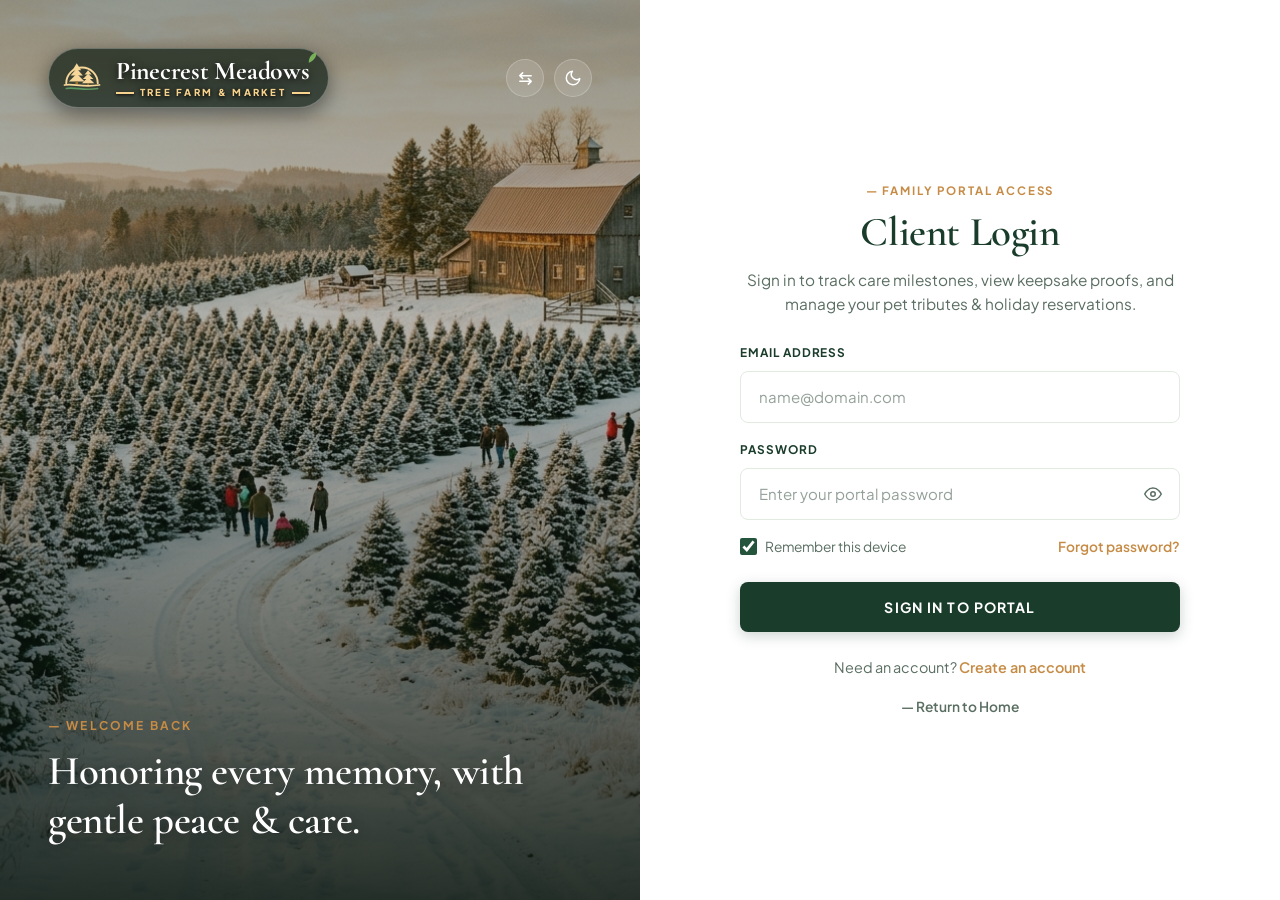
<file: login.html>
<!DOCTYPE html>
<html lang="en" dir="ltr" data-theme="light">
<head>
  <meta charset="UTF-8">
  <meta name="viewport" content="width=device-width, initial-scale=1.0">
  <title>Client Login — Pinecrest Meadows Family Portal</title>
  <meta name="description" content="Sign in to your Pinecrest Meadows Family Portal to track tree deliveries, view holiday keepsake proofs, and manage your grove visit reservations.">
  
  <!-- Favicon -->
  <link rel="icon" type="image/svg+xml" href="assets/images/favicon.svg">

  <!-- Google Fonts -->
  <link rel="preconnect" href="https://fonts.googleapis.com">
  <link rel="preconnect" href="https://fonts.gstatic.com" crossorigin>
  <link href="https://fonts.googleapis.com/css2?family=Cormorant+Garamond:ital,wght@0,400;0,500;0,600;0,700;1,400;1,600&family=Plus+Jakarta+Sans:wght@300;400;500;600;700;800&family=Caveat:wght@600;700&display=swap" rel="stylesheet">

  <!-- Main Stylesheet -->
  <link rel="stylesheet" href="assets/css/style.css">
</head>
<body>

  <!-- Attractive Holiday Page Preloader -->
  <div class="pm-page-loader" id="page-loader" aria-hidden="true">
    <div class="pm-loader-particles">
      <div class="pm-loader-particle"></div>
      <div class="pm-loader-particle"></div>
      <div class="pm-loader-particle"></div>
      <div class="pm-loader-particle"></div>
      <div class="pm-loader-particle"></div>
    </div>
    <div class="pm-loader-inner">
      <div class="pm-loader-emblem">
        <div class="pm-loader-ring"></div>
        <div class="pm-loader-ring-inner"></div>
        <div class="pm-loader-icon">
          <svg viewBox="0 0 24 24" fill="currentColor">
            <path d="M12 2L15 8H13L16 13H14L18 19H6L10 13H8L11 8H9L12 2Z"/>
            <rect x="11" y="19" width="2" height="3" fill="#D4A017"/>
            <polygon points="12,1 12.8,2.8 14.8,2.8 13.2,4 13.8,5.8 12,4.6 10.2,5.8 10.8,4 9.2,2.8 11.2,2.8" fill="#FFF3C4"/>
          </svg>
        </div>
      </div>
      <h2 class="pm-loader-title">Pinecrest Meadows</h2>
      <p class="pm-loader-subtitle">Fresh Evergreen Harvest &bull; Est. 1984</p>
      <div class="pm-loader-progress-track">
        <div class="pm-loader-progress-bar"></div>
      </div>
    </div>
  </div>

  <main class="auth-split-layout" id="auth-main">
    
    <!-- LEFT SIDE: Scenic Farm Photography & Branding -->
    <div class="auth-image-col" style="background-image: url('assets/images/home1/story-farm-main.jpg');">
      <div class="auth-image-overlay"></div>

      <!-- Top Bar inside Image -->
      <div class="auth-image-top">
        <a href="index.html" class="brand-logo" aria-label="Return to Pinecrest Meadows Home">
          <div class="brand-emblem" aria-hidden="true">
            <svg width="40" height="40" viewBox="0 0 48 48" fill="none" xmlns="http://www.w3.org/2000/svg">
              <path d="M 6 30 A 18 18 0 1 1 42 30" stroke="#F6D799" stroke-width="2.2" stroke-linecap="round" fill="none" />
              <path d="M 18 7 L 13 15 L 23 15 Z" fill="#F6D799" />
              <path d="M 18 13 L 11 21 L 25 21 Z" fill="#F6D799" />
              <path d="M 18 19 L 9 28 L 27 28 Z" fill="#F6D799" />
              <rect x="16.5" y="28" width="3" height="3" fill="#A27129" />
              <path d="M 31 15 L 27 20 L 35 20 Z" fill="#F6D799" />
              <path d="M 31 19 L 25 25 L 37 25 Z" fill="#F6D799" />
              <path d="M 31 23 L 24 30 L 38 30 Z" fill="#F6D799" />
              <rect x="30" y="30" width="2" height="2" fill="#A27129" />
              <path d="M 4 32 C 14 30, 24 35, 44 32" stroke="#F6D799" stroke-width="2" stroke-linecap="round" fill="none" />
              <path d="M 6 36 C 16 34, 26 39, 42 36" stroke="#5B9760" stroke-width="1.8" stroke-linecap="round" fill="none" />
            </svg>
          </div>
          <div class="brand-text">
            <div class="brand-name">
              Pinecrest Meadow<span class="brand-leaf-wrap">s<svg class="brand-leaf-icon" viewBox="0 0 20 20" fill="currentColor"><path d="M3 17 C 8 16, 17 12, 17 3 C 10 4, 4 9, 3 17 Z M 7 13 C 11 9, 14 6, 14 6" fill="#78B159"/></svg></span>
            </div>
            <div class="brand-tagline">
              <span class="tagline-rule"></span>
              <span class="tagline-text">TREE FARM &amp; MARKET</span>
              <span class="tagline-rule"></span>
            </div>
          </div>
        </a>

        <!-- Controls: RTL & Theme Circles -->
        <div class="auth-pill-controls">
          <button class="nav-circle-btn" id="rtl-toggle" title="Switch RTL/LTR" aria-label="Toggle Direction">
            <svg width="17" height="17" viewBox="0 0 24 24" fill="none" stroke="currentColor" stroke-width="2.2" stroke-linecap="round" stroke-linejoin="round">
              <path d="M4 8h16M4 8l4-4M4 8l4 4M20 16H4m16 0l-4-4m4 4l-4 4"></path>
            </svg>
          </button>
          <button class="nav-circle-btn" id="theme-toggle" title="Switch Theme" aria-label="Toggle Theme">
            <svg width="17" height="17" viewBox="0 0 24 24" fill="none" stroke="currentColor" stroke-width="2" stroke-linecap="round" stroke-linejoin="round">
              <path d="M21 12.79A9 9 0 1 1 11.21 3 7 7 0 0 0 21 12.79z"></path>
            </svg>
          </button>
        </div>
      </div>

      <!-- Bottom Quote Block -->
      <div class="auth-image-bottom">
        <span class="auth-quote-eyebrow">— WELCOME BACK</span>
        <h2 class="auth-quote-title">
          Honoring every memory, with gentle peace &amp; care.
        </h2>
      </div>
    </div>

    <!-- RIGHT SIDE: Luxury Clean Client Login Form -->
    <div class="auth-form-col">
      <div class="auth-form-card">
        
        <span class="auth-eyebrow">— FAMILY PORTAL ACCESS</span>
        <h1 class="auth-title">Client Login</h1>
        <p class="auth-subtitle">
          Sign in to track care milestones, view keepsake proofs, and manage your pet tributes &amp; holiday reservations.
        </p>

        <form class="auth-form" id="login-form" action="#" method="POST">
          
          <!-- Email Field -->
          <div class="auth-field">
            <label for="login-email" class="auth-label">EMAIL ADDRESS</label>
            <div class="auth-input-wrapper">
              <input 
                type="email" 
                id="login-email" 
                name="email" 
                class="auth-input" 
                placeholder="name@domain.com" 
                required 
                autocomplete="email"
              >
            </div>
          </div>

          <!-- Password Field with Show/Hide Toggle -->
          <div class="auth-field">
            <label for="login-password" class="auth-label">PASSWORD</label>
            <div class="auth-input-wrapper">
              <input 
                type="password" 
                id="login-password" 
                name="password" 
                class="auth-input" 
                placeholder="Enter your portal password" 
                required 
                autocomplete="current-password"
              >
              <button type="button" class="pwd-toggle-btn" id="toggle-password-btn" aria-label="Show or hide password" title="Toggle password visibility">
                <svg class="eye-icon" width="18" height="18" viewBox="0 0 24 24" fill="none" stroke="currentColor" stroke-width="2" stroke-linecap="round" stroke-linejoin="round">
                  <path d="M1 12s4-8 11-8 11 8 11 8-4 8-11 8-11-8-11-8z"></path>
                  <circle cx="12" cy="12" r="3"></circle>
                </svg>
              </button>
            </div>
          </div>

          <!-- Options Row: Remember Me & Forgot Password -->
          <div class="auth-options-row">
            <label class="auth-checkbox-label" for="remember-device">
              <input type="checkbox" id="remember-device" name="remember" checked>
              <span>Remember this device</span>
            </label>
            <a href="#" class="auth-forgot-link" id="forgot-password-link">Forgot password?</a>
          </div>

          <!-- Submit Button -->
          <button type="submit" class="auth-submit-btn" id="login-submit-btn">
            SIGN IN TO PORTAL
          </button>

          <!-- Footer Switch Links -->
          <div class="auth-footer-links">
            <div>
              Need an account? <a href="register.html" class="auth-highlight-link">Create an account</a>
            </div>
            <div>
              <a href="index.html" class="auth-back-link">
                &mdash; Return to Home
              </a>
            </div>
          </div>

        </form>

      </div>
    </div>

  <!-- Back to Top Floating Button -->
  <button class="back-to-top" id="back-to-top" aria-label="Scroll back to top" title="Back to top">
    <svg width="20" height="20" viewBox="0 0 24 24" fill="none" stroke="currentColor" stroke-width="2.5" stroke-linecap="round" stroke-linejoin="round">
      <line x1="12" y1="19" x2="12" y2="5"></line>
      <polyline points="5 12 12 5 19 12"></polyline>
    </svg>
  </button>

  <!-- Main JavaScript for Theme, RTL & Auth handlers -->
  <script src="assets/js/main.js"></script>
</body>
</html>
</file>
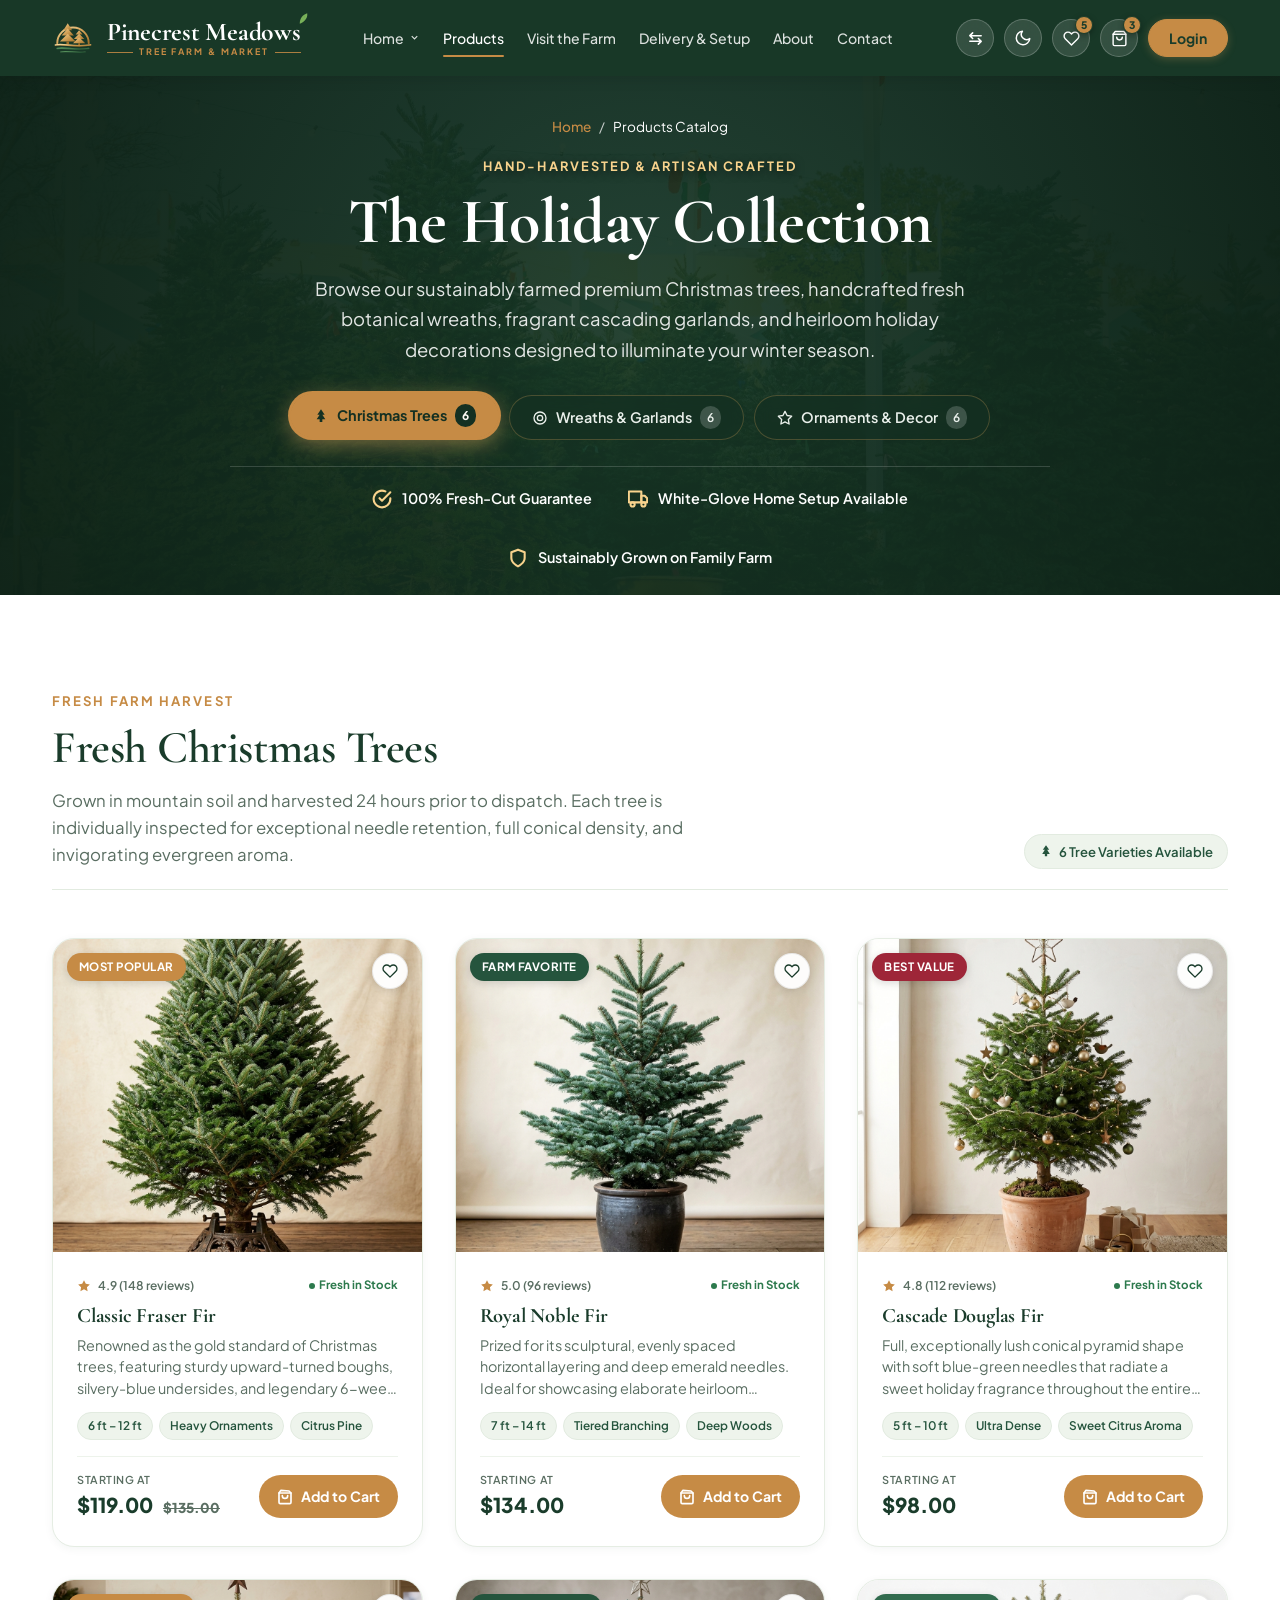
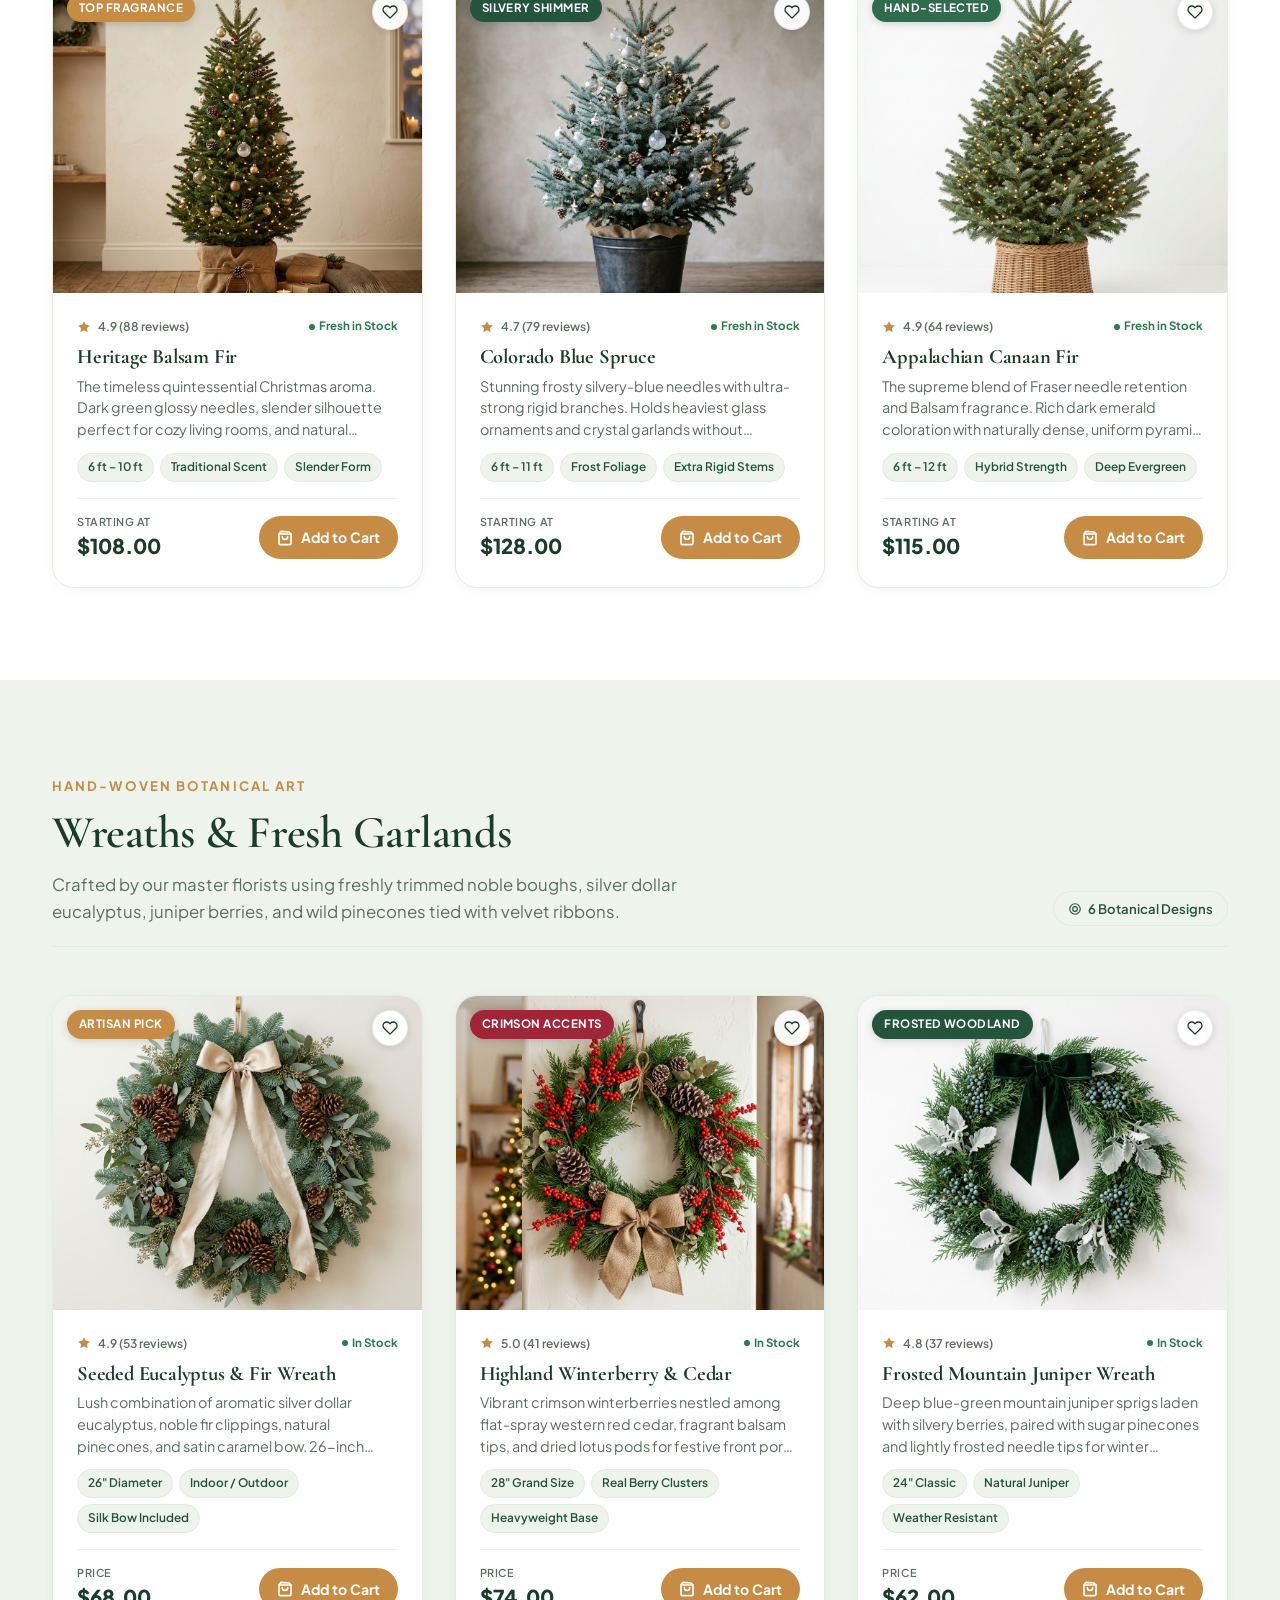
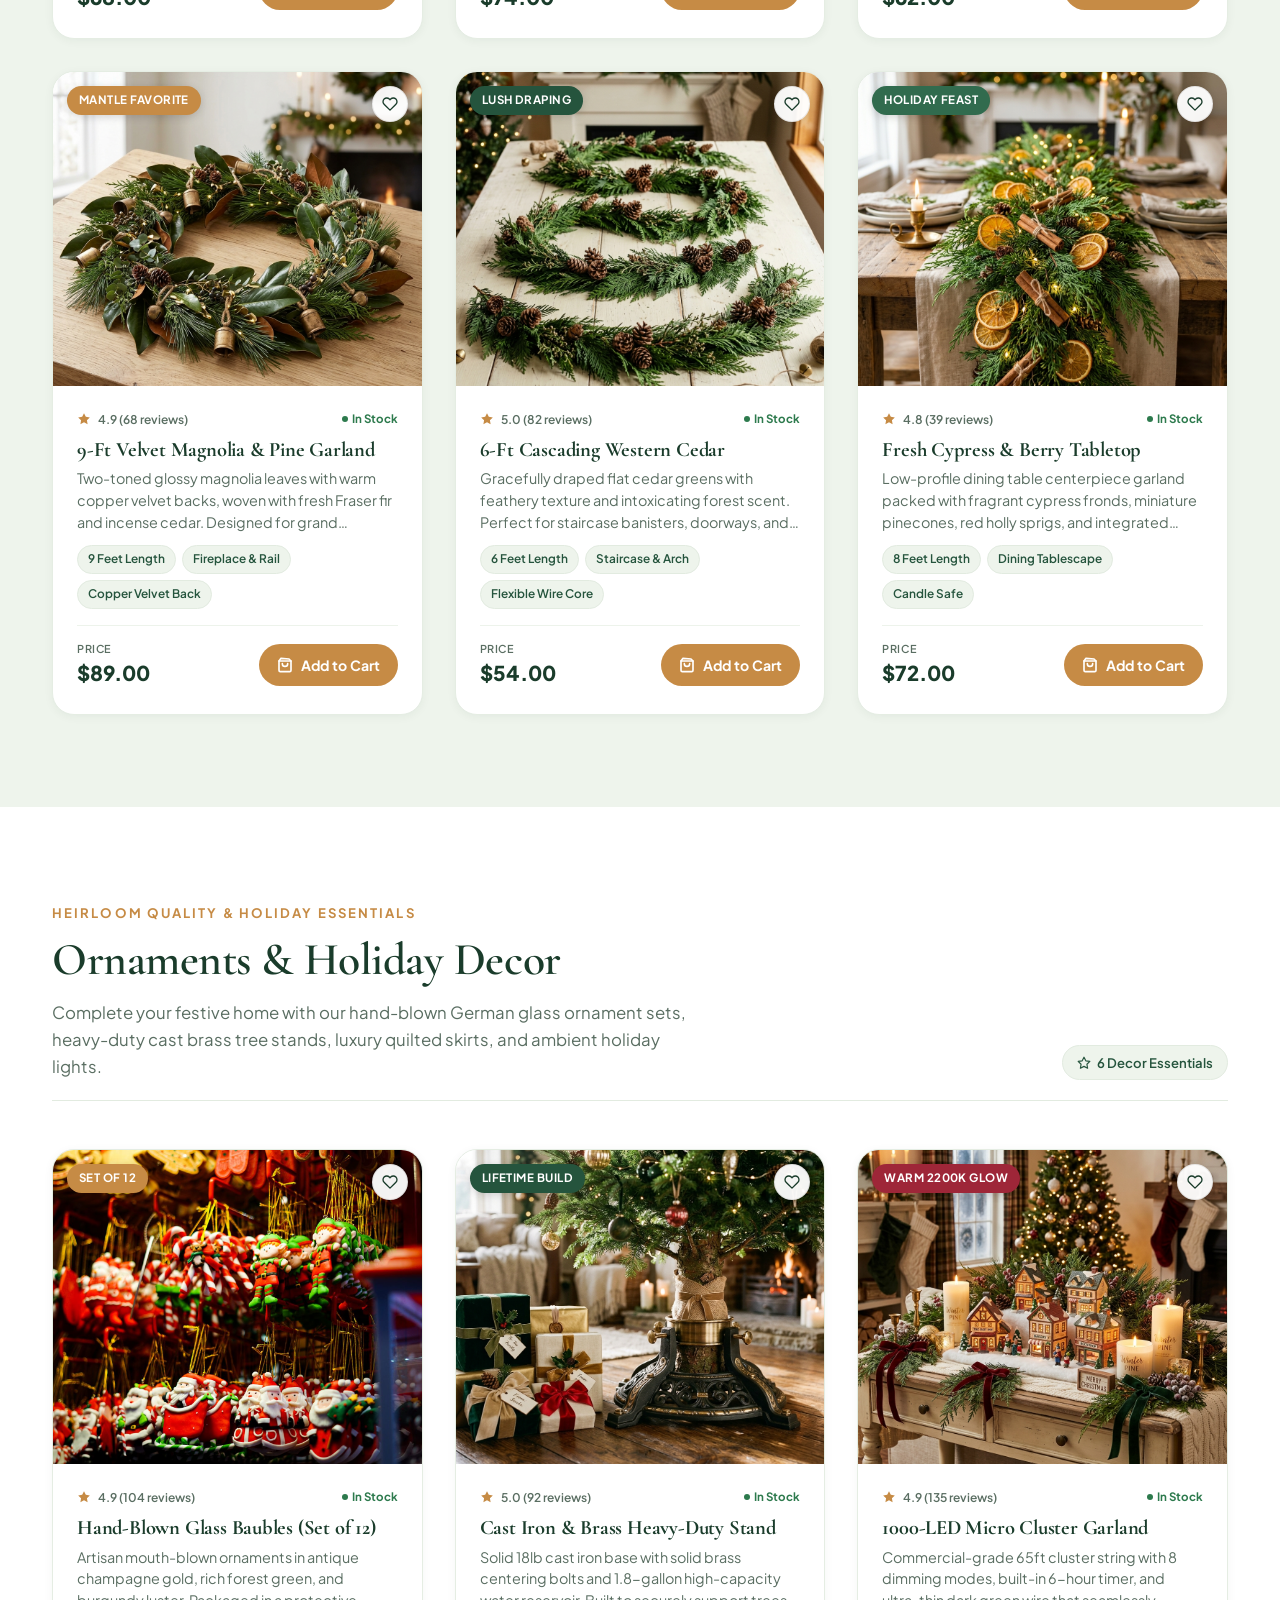
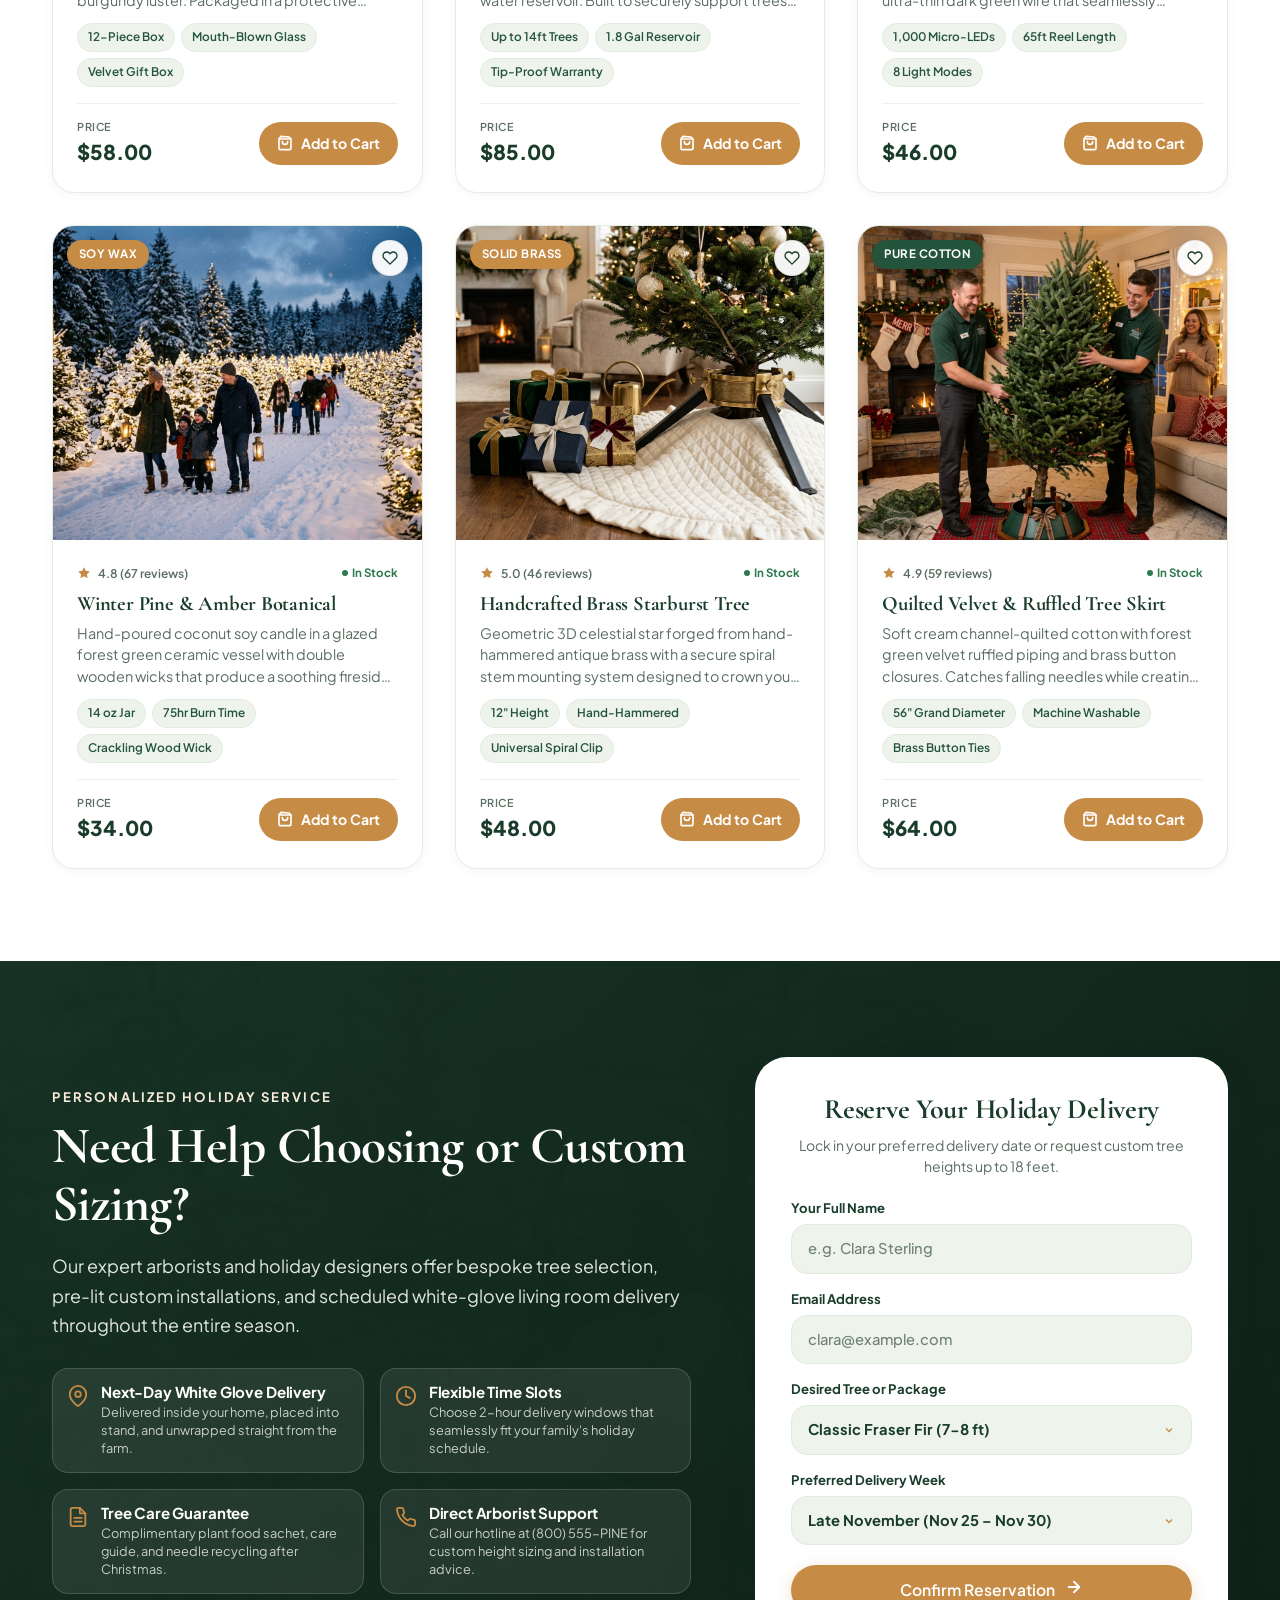
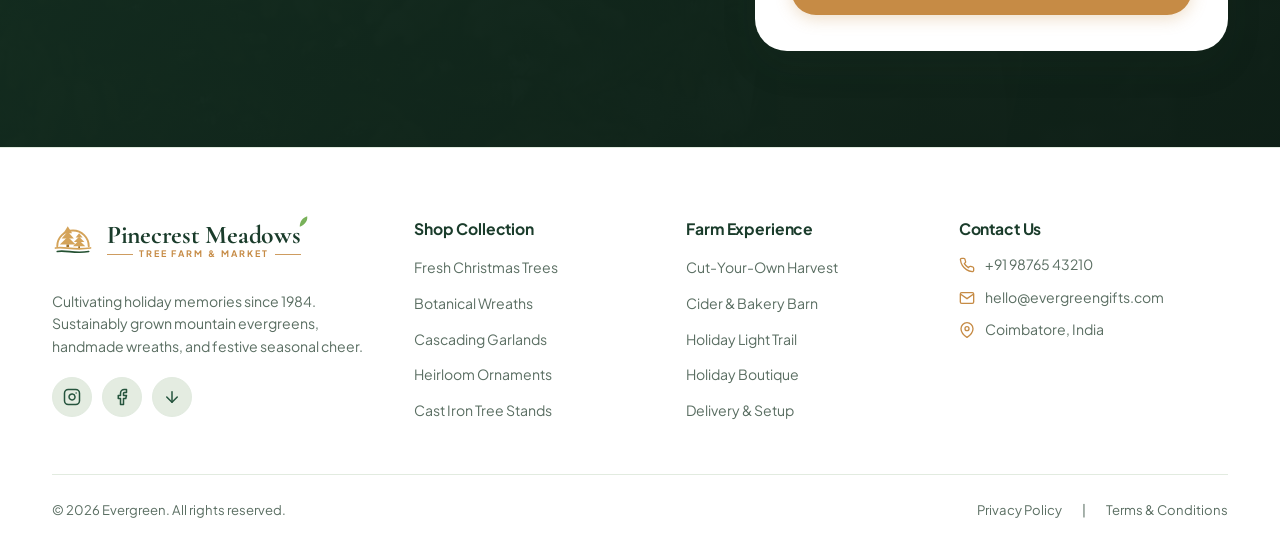
<file: products.html>
<!DOCTYPE html>
<html lang="en" dir="ltr" data-theme="light">

<head>
  <meta charset="UTF-8">
  <meta name="viewport" content="width=device-width, initial-scale=1.0">
  <title>Fresh Christmas Trees, Wreaths & Holiday Decor | Pinecrest Meadows Farm</title>
  <meta name="description"
    content="Explore handcrafted fresh Christmas trees, artisan wreaths, fragrant garlands, and heirloom holiday decor from Pinecrest Meadows Tree Farm. Fresh harvest delivery and setup available.">

  <!-- Favicon -->
  <!-- Favicon -->
  <link rel="icon" type="image/svg+xml" href="assets/images/favicon.svg">

  <!-- Main Stylesheet -->
  <link rel="stylesheet" href="assets/css/style.css">
</head>

<body>

  <!-- Attractive Holiday Page Preloader -->
  <div class="pm-page-loader" id="page-loader" aria-hidden="true">
    <div class="pm-loader-particles">
      <div class="pm-loader-particle"></div>
      <div class="pm-loader-particle"></div>
      <div class="pm-loader-particle"></div>
      <div class="pm-loader-particle"></div>
      <div class="pm-loader-particle"></div>
    </div>
    <div class="pm-loader-inner">
      <div class="pm-loader-emblem">
        <div class="pm-loader-ring"></div>
        <div class="pm-loader-ring-inner"></div>
        <div class="pm-loader-icon">
          <svg viewBox="0 0 24 24" fill="currentColor">
            <path d="M12 2L15 8H13L16 13H14L18 19H6L10 13H8L11 8H9L12 2Z"/>
            <rect x="11" y="19" width="2" height="3" fill="#D4A017"/>
            <polygon points="12,1 12.8,2.8 14.8,2.8 13.2,4 13.8,5.8 12,4.6 10.2,5.8 10.8,4 9.2,2.8 11.2,2.8" fill="#FFF3C4"/>
          </svg>
        </div>
      </div>
      <h2 class="pm-loader-title">Pinecrest Meadows</h2>
      <p class="pm-loader-subtitle">Fresh Evergreen Harvest &bull; Est. 1984</p>
      <div class="pm-loader-progress-track">
        <div class="pm-loader-progress-bar"></div>
      </div>
    </div>
  </div>

  <!-- ==========================================================================
       SITE HEADER (Deep Evergreen Navbar with Icons)
       ========================================================================== -->
  <header class="site-header" id="site-header">
    <div class="container">
      <nav class="navbar" aria-label="Main Navigation">

        <!-- Left: Brand Logo -->
        <a href="index.html" class="brand-logo" id="main-logo" aria-label="Pinecrest Meadows Tree Farm & Market">
          <div class="brand-emblem" aria-hidden="true">
            <svg width="42" height="42" viewBox="0 0 48 48" fill="none" xmlns="http://www.w3.org/2000/svg">
              <defs>
                <linearGradient id="treeGold" x1="0%" y1="0%" x2="100%" y2="100%">
                  <stop offset="0%" stop-color="#F6D799" />
                  <stop offset="50%" stop-color="#D4A359" />
                  <stop offset="100%" stop-color="#A27129" />
                </linearGradient>
                <linearGradient id="hillGreen" x1="0%" y1="0%" x2="100%" y2="100%">
                  <stop offset="0%" stop-color="#5B9760" />
                  <stop offset="100%" stop-color="#245132" />
                </linearGradient>
              </defs>
              <path d="M 6 30 A 18 18 0 1 1 42 30" stroke="url(#treeGold)" stroke-width="2.2" stroke-linecap="round"
                fill="none" />
              <path d="M 18 7 L 13 15 L 23 15 Z" fill="url(#treeGold)" />
              <path d="M 18 13 L 11 21 L 25 21 Z" fill="url(#treeGold)" />
              <path d="M 18 19 L 9 28 L 27 28 Z" fill="url(#treeGold)" />
              <rect x="16.5" y="28" width="3" height="3" fill="#A27129" />
              <path d="M 31 15 L 27 20 L 35 20 Z" fill="url(#treeGold)" />
              <path d="M 31 19 L 25 25 L 37 25 Z" fill="url(#treeGold)" />
              <path d="M 31 23 L 24 30 L 38 30 Z" fill="url(#treeGold)" />
              <rect x="30" y="30" width="2" height="2" fill="#A27129" />
              <path d="M 4 32 C 14 30, 24 35, 44 32" stroke="url(#treeGold)" stroke-width="2" stroke-linecap="round"
                fill="none" />
              <path d="M 6 36 C 16 34, 26 39, 42 36" stroke="url(#hillGreen)" stroke-width="1.8" stroke-linecap="round"
                fill="none" />
              <path d="M 10 40 C 18 38, 28 42, 38 40" stroke="url(#hillGreen)" stroke-width="1.4" stroke-linecap="round"
                fill="none" />
            </svg>
          </div>
          <div class="brand-text">
            <div class="brand-name">
              Pinecrest Meadow<span class="brand-leaf-wrap">s<svg class="brand-leaf-icon" viewBox="0 0 20 20"
                  fill="currentColor">
                  <path d="M3 17 C 8 16, 17 12, 17 3 C 10 4, 4 9, 3 17 Z M 7 13 C 11 9, 14 6, 14 6" fill="#78B159" />
                </svg></span>
            </div>
            <div class="brand-tagline">
              <span class="tagline-rule"></span>
              <span class="tagline-text">TREE FARM &amp; MARKET</span>
              <span class="tagline-rule"></span>
            </div>
          </div>
        </a>

        <!-- Center: Nav Menu -->
        <ul class="nav-menu" id="desktop-nav-menu">
          <li class="nav-item nav-item-dropdown">
            <a href="index.html" class="nav-link" id="nav-home-link" aria-haspopup="true" aria-expanded="false">
              Home
              <svg width="11" height="11" viewBox="0 0 24 24" fill="none" stroke="currentColor" stroke-width="2.5">
                <polyline points="6 9 12 15 18 9"></polyline>
              </svg>
            </a>
            <div class="dropdown-menu" aria-label="Home Pages Submenu">
              <a href="index.html" class="dropdown-link">Home 1 (Farm &amp; Market)</a>
              <a href="home-2.html" class="dropdown-link">Home 2 (Winter Lodge)</a>
            </div>
          </li>
          <li class="nav-item">
            <a href="products.html" class="nav-link active" id="nav-products-link">Products</a>
          </li>
          <li class="nav-item">
            <a href="visit-farm.html" class="nav-link" id="nav-visit-link">Visit the Farm</a>
          </li>
          <li class="nav-item">
            <a href="delivery-setup.html" class="nav-link" id="nav-delivery-link">Delivery &amp; Setup</a>
          </li>
          <li class="nav-item">
            <a href="about.html" class="nav-link" id="nav-about-link">About</a>
          </li>
          <li class="nav-item">
            <a href="contact.html" class="nav-link" id="nav-contact-link">Contact</a>
          </li>
        </ul>

        <!-- Right: Actions (RTL, Theme, Wishlist, Cart, Login, Hamburger) -->
        <div class="nav-actions">

          <!-- 1. RTL Toggle (⇄) -->
          <button class="nav-circle-btn" id="rtl-toggle" title="Switch RTL/LTR" aria-label="Toggle Direction">
            <svg width="17" height="17" viewBox="0 0 24 24" fill="none" stroke="currentColor" stroke-width="2.2"
              stroke-linecap="round" stroke-linejoin="round">
              <path d="M4 8h16M4 8l4-4M4 8l4 4M20 16H4m16 0l-4-4m4 4l-4 4"></path>
            </svg>
          </button>

          <!-- 2. Light / Dark Theme Toggle (🌙) -->
          <button class="nav-circle-btn" id="theme-toggle" title="Switch Theme" aria-label="Toggle Theme">
            <svg width="17" height="17" viewBox="0 0 24 24" fill="none" stroke="currentColor" stroke-width="2.2"
              stroke-linecap="round" stroke-linejoin="round">
              <path d="M21 12.79A9 9 0 1 1 11.21 3 7 7 0 0 0 21 12.79z"></path>
            </svg>
          </button>

          <!-- 3. Wishlist Button (♡ 5) -->
          <a href="wishlist.html" class="nav-circle-btn" id="wishlist-btn" title="Saved Favorites"
            aria-label="View Wishlist">
            <svg width="17" height="17" viewBox="0 0 24 24" fill="none" stroke="currentColor" stroke-width="2"
              stroke-linecap="round" stroke-linejoin="round">
              <path
                d="M20.84 4.61a5.5 5.5 0 0 0-7.78 0L12 5.67l-1.06-1.06a5.5 5.5 0 0 0-7.78 7.78l1.06 1.06L12 21.23l7.78-7.78 1.06-1.06a5.5 5.5 0 0 0 0-7.78z">
              </path>
            </svg>
            <span class="nav-badge" id="wishlist-count-badge">5</span>
          </a>

          <!-- 4. Cart Button (🛍 3) -->
          <a href="cart.html" class="nav-circle-btn" id="cart-btn" title="View Basket"
            aria-label="View Shopping Basket">
            <svg width="17" height="17" viewBox="0 0 24 24" fill="none" stroke="currentColor" stroke-width="2"
              stroke-linecap="round" stroke-linejoin="round">
              <path d="M6 2L3 6v14a2 2 0 0 0 2 2h14a2 2 0 0 0 2-2V6l-3-4z"></path>
              <line x1="3" y1="6" x2="21" y2="6"></line>
              <path d="M16 10a4 4 0 0 1-8 0"></path>
            </svg>
            <span class="nav-badge cart-badge" id="cart-count-badge">3</span>
          </a>

          <!-- 5. Login Pill Button -->
          <a href="login.html" class="nav-pill-btn nav-login-pill" id="nav-login-btn">
            Login
          </a>

          <!-- Mobile Hamburger -->
          <button class="hamburger-btn" id="hamburger-btn" aria-label="Toggle Mobile Menu" aria-expanded="false"
            aria-controls="mobile-drawer">
            <span></span>
            <span></span>
            <span></span>
          </button>
        </div>

      </nav>
    </div>
  </header>

  <!-- Mobile Drawer Backdrop -->
  <div class="drawer-backdrop" id="drawer-backdrop"></div>

  <!-- Mobile Navigation Drawer -->
  <aside class="mobile-drawer" id="mobile-drawer" aria-label="Mobile Navigation Menu">
    <div class="drawer-header">
      <a href="index.html" class="brand-logo" aria-label="Pinecrest Meadows Tree Farm & Market">
        <div class="brand-emblem" aria-hidden="true">
          <svg width="36" height="36" viewBox="0 0 48 48" fill="none" xmlns="http://www.w3.org/2000/svg">
            <path d="M 6 30 A 18 18 0 1 1 42 30" stroke="#D4A359" stroke-width="2.2" stroke-linecap="round"
              fill="none" />
            <path d="M 18 7 L 13 15 L 23 15 Z" fill="#D4A359" />
            <path d="M 18 13 L 11 21 L 25 21 Z" fill="#D4A359" />
            <path d="M 18 19 L 9 28 L 27 28 Z" fill="#D4A359" />
            <rect x="16.5" y="28" width="3" height="3" fill="#A27129" />
            <path d="M 31 15 L 27 20 L 35 20 Z" fill="#D4A359" />
            <path d="M 31 19 L 25 25 L 37 25 Z" fill="#D4A359" />
            <path d="M 31 23 L 24 30 L 38 30 Z" fill="#D4A359" />
            <rect x="30" y="30" width="2" height="2" fill="#A27129" />
            <path d="M 4 32 C 14 30, 24 35, 44 32" stroke="#D4A359" stroke-width="2" stroke-linecap="round"
              fill="none" />
            <path d="M 6 36 C 16 34, 26 39, 42 36" stroke="#5B9760" stroke-width="1.8" stroke-linecap="round"
              fill="none" />
          </svg>
        </div>
        <div class="brand-text">
          <div class="brand-name">Pinecrest Meadows</div>
          <div class="brand-tagline">
            <span class="tagline-rule"></span>
            <span class="tagline-text">TREE FARM &amp; MARKET</span>
            <span class="tagline-rule"></span>
          </div>
        </div>
      </a>
      <button class="drawer-close-btn" id="drawer-close-btn" aria-label="Close menu">
        <svg width="20" height="20" viewBox="0 0 24 24" fill="none" stroke="currentColor" stroke-width="2"
          stroke-linecap="round" stroke-linejoin="round">
          <line x1="18" y1="6" x2="6" y2="18"></line>
          <line x1="6" y1="6" x2="18" y2="18"></line>
        </svg>
      </button>
    </div>

    <div class="drawer-quick-actions">
      <button class="nav-circle-btn rtl-toggle-btn" title="Switch RTL/LTR" aria-label="Toggle Direction">
        <svg width="17" height="17" viewBox="0 0 24 24" fill="none" stroke="currentColor" stroke-width="2"
          stroke-linecap="round" stroke-linejoin="round">
          <polyline points="16 3 21 8 16 13"></polyline>
          <line x1="21" y1="8" x2="9" y2="8"></line>
          <polyline points="8 21 3 16 8 11"></polyline>
          <line x1="3" y1="16" x2="15" y2="16"></line>
        </svg>
      </button>
      <button class="nav-circle-btn theme-toggle-btn" title="Switch Theme" aria-label="Toggle Theme">
        <svg width="17" height="17" viewBox="0 0 24 24" fill="none" stroke="currentColor" stroke-width="2"
          stroke-linecap="round" stroke-linejoin="round">
          <path d="M21 12.79A9 9 0 1 1 11.21 3 7 7 0 0 0 21 12.79z"></path>
        </svg>
      </button>
      <a href="wishlist.html" class="nav-circle-btn" title="Saved Favorites" aria-label="View Wishlist">
        <svg width="17" height="17" viewBox="0 0 24 24" fill="none" stroke="currentColor" stroke-width="2"
          stroke-linecap="round" stroke-linejoin="round">
          <path
            d="M20.84 4.61a5.5 5.5 0 0 0-7.78 0L12 5.67l-1.06-1.06a5.5 5.5 0 0 0-7.78 7.78l1.06 1.06L12 21.23l7.78-7.78 1.06-1.06a5.5 5.5 0 0 0 0-7.78z">
          </path>
        </svg>
        <span class="nav-badge">5</span>
      </a>
      <a href="cart.html" class="nav-circle-btn" title="View Basket" aria-label="View Shopping Basket">
        <svg width="17" height="17" viewBox="0 0 24 24" fill="none" stroke="currentColor" stroke-width="2"
          stroke-linecap="round" stroke-linejoin="round">
          <path d="M6 2L3 6v14a2 2 0 0 0 2 2h14a2 2 0 0 0 2-2V6l-3-4z"></path>
          <line x1="3" y1="6" x2="21" y2="6"></line>
          <path d="M16 10a4 4 0 0 1-8 0"></path>
        </svg>
        <span class="nav-badge cart-badge">3</span>
      </a>
    </div>

    <nav class="drawer-links">
      <div class="drawer-link-group">
        <span class="drawer-link">
          Home
          <svg width="14" height="14" viewBox="0 0 24 24" fill="none" stroke="currentColor" stroke-width="2">
            <polyline points="6 9 12 15 18 9"></polyline>
          </svg>
        </span>
        <div class="drawer-sublinks">
          <a href="index.html" class="drawer-sublink">Home 1 (Farm &amp; Market)</a>
          <a href="home-2.html" class="drawer-sublink">Home 2 (Winter Lodge)</a>
        </div>
      </div>
      <a href="products.html" class="drawer-link active">Products</a>
      <a href="visit-farm.html" class="drawer-link">Visit the Farm</a>
      <a href="delivery-setup.html" class="drawer-link">Delivery &amp; Setup</a>
      <a href="about.html" class="drawer-link">About</a>
      <a href="contact.html" class="drawer-link">Contact</a>
      <div style="display:flex; gap:10px; margin-top:10px; padding:4px 0;">
        <a href="login.html" class="nav-pill-btn nav-login-pill" style="flex:1; text-align:center;">Login</a>
        <a href="register.html" class="nav-pill-btn nav-signup-pill" style="flex:1; text-align:center;">Sign Up</a>
      </div>
    </nav>

    <div class="drawer-footer">
      <div style="font-size:0.8rem; color:var(--text-muted); text-align:center; padding: 4px 0;">
        🌲 Open Daily 9 AM – 7 PM • 📞 (555) 789-2425
      </div>
    </div>
  </aside>

  <!-- ==========================================================================
       SECTION 1: PRODUCTS HERO
       ========================================================================== -->
  <section class="prod-hero-section page-hero-section" id="hero">
    <img src="assets/images/products/products-hero.jpg"
      alt="Outdoor Christmas tree market with fresh evergreens under festive lighting" class="prod-hero-bg">
    <div class="prod-hero-overlay"></div>

    <div class="container">
      <div class="prod-hero-content">
        <!-- Breadcrumb -->
        <div class="prod-breadcrumb">
          <a href="index.html">Home</a>
          <span>/</span>
          <span style="color: #FFFFFF;">Products Catalog</span>
        </div>

        <span class="eyebrow prod-hero-eyebrow">Hand-Harvested &amp; Artisan Crafted</span>
        <h1 class="prod-hero-title">The Holiday Collection</h1>
        <p class="prod-hero-subtitle">
          Browse our sustainably farmed premium Christmas trees, handcrafted fresh botanical wreaths, fragrant cascading
          garlands, and heirloom holiday decorations designed to illuminate your winter season.
        </p>

        <!-- Category Filter Pills -->
        <div class="prod-filter-bar" role="navigation" aria-label="Product Category Filter">
          <a href="#trees" class="prod-filter-btn active" id="filter-trees-btn">
            <svg width="16" height="16" viewBox="0 0 24 24" fill="currentColor">
              <path d="M12 2L6.5 10H10l-4.5 7H10v4h4v-4h4.5L14 10h3.5L12 2z" />
            </svg>
            Christmas Trees <span class="filter-count">6</span>
          </a>
          <a href="#wreaths" class="prod-filter-btn" id="filter-wreaths-btn">
            <svg width="16" height="16" viewBox="0 0 24 24" fill="none" stroke="currentColor" stroke-width="2"
              stroke-linecap="round" stroke-linejoin="round">
              <circle cx="12" cy="12" r="9"></circle>
              <circle cx="12" cy="12" r="4"></circle>
            </svg>
            Wreaths &amp; Garlands <span class="filter-count">6</span>
          </a>
          <a href="#decor" class="prod-filter-btn" id="filter-decor-btn">
            <svg width="16" height="16" viewBox="0 0 24 24" fill="none" stroke="currentColor" stroke-width="2"
              stroke-linecap="round" stroke-linejoin="round">
              <polygon
                points="12 2 15.09 8.26 22 9.27 17 14.14 18.18 21.02 12 17.77 5.82 21.02 7 14.14 2 9.27 8.91 8.26 12 2">
              </polygon>
            </svg>
            Ornaments &amp; Decor <span class="filter-count">6</span>
          </a>
        </div>

        <!-- Trust Features Strip -->
        <div class="prod-trust-strip">
          <div class="prod-trust-item">
            <svg width="18" height="18" viewBox="0 0 24 24" fill="none" stroke="currentColor" stroke-width="2.5"
              stroke-linecap="round" stroke-linejoin="round">
              <path d="M22 11.08V12a10 10 0 1 1-5.93-9.14"></path>
              <polyline points="22 4 12 14.01 9 11.01"></polyline>
            </svg>
            <span>100% Fresh-Cut Guarantee</span>
          </div>
          <div class="prod-trust-item">
            <svg width="18" height="18" viewBox="0 0 24 24" fill="none" stroke="currentColor" stroke-width="2.5"
              stroke-linecap="round" stroke-linejoin="round">
              <rect x="1" y="3" width="15" height="13"></rect>
              <polygon points="16 8 20 8 23 11 23 16 16 16 16 8"></polygon>
              <circle cx="5.5" cy="18.5" r="2.5"></circle>
              <circle cx="18.5" cy="18.5" r="2.5"></circle>
            </svg>
            <span>White-Glove Home Setup Available</span>
          </div>
          <div class="prod-trust-item">
            <svg width="18" height="18" viewBox="0 0 24 24" fill="none" stroke="currentColor" stroke-width="2.5"
              stroke-linecap="round" stroke-linejoin="round">
              <path d="M12 22s8-4 8-10V5l-8-3-8 3v7c0 6 8 10 8 10z"></path>
            </svg>
            <span>Sustainably Grown on Family Farm</span>
          </div>
        </div>
      </div>
    </div>
  </section>

  <!-- ==========================================================================
       SECTION 2: CHRISTMAS TREES (6 VARIETIES)
       ========================================================================== -->
  <section class="prod-section" id="trees">
    <div class="container">
      <!-- Section Header -->
      <div class="prod-section-header">
        <div class="prod-section-header-left">
          <span class="eyebrow">Fresh Farm Harvest</span>
          <h2 class="section-title">Fresh Christmas Trees</h2>
          <p class="section-subtitle">
            Grown in mountain soil and harvested 24 hours prior to dispatch. Each tree is individually inspected for
            exceptional needle retention, full conical density, and invigorating evergreen aroma.
          </p>
        </div>
        <div class="prod-section-header-right">
          <span class="prod-count-badge">
            <svg width="14" height="14" viewBox="0 0 24 24" fill="currentColor">
              <path d="M12 2L6.5 10H10l-4.5 7H10v4h4v-4h4.5L14 10h3.5L12 2z" />
            </svg>
            6 Tree Varieties Available
          </span>
        </div>
      </div>

      <!-- 6 Tree Product Cards Grid -->
      <div class="prod-grid-3">
        <!-- 1. Fraser Fir -->
        <article class="prod-card" id="card-fraser-fir">
          <div class="prod-card-media">
            <span class="prod-card-badge badge-caramel">Most Popular</span>
            <div class="prod-card-quick-actions">
              <button class="prod-icon-btn" aria-label="Save Fraser Fir to wishlist" title="Save to wishlist"
                onclick="toggleWishlist(this)">
                <svg width="16" height="16" viewBox="0 0 24 24" fill="none" stroke="currentColor" stroke-width="2"
                  stroke-linecap="round" stroke-linejoin="round">
                  <path
                    d="M20.84 4.61a5.5 5.5 0 0 0-7.78 0L12 5.67l-1.06-1.06a5.5 5.5 0 0 0-7.78 7.78l1.06 1.06L12 21.23l7.78-7.78 1.06-1.06a5.5 5.5 0 0 0 0-7.78z">
                  </path>
                </svg>
              </button>
            </div>
            <img src="assets/images/products/tree-fraser-fir.jpg" alt="Premium Fresh Cut Fraser Fir Christmas Tree"
              loading="lazy">
          </div>
          <div class="prod-card-body">
            <div class="prod-card-rating-row">
              <div class="prod-rating-stars">
                <svg width="14" height="14" viewBox="0 0 24 24" fill="currentColor">
                  <polygon
                    points="12 2 15.09 8.26 22 9.27 17 14.14 18.18 21.02 12 17.77 5.82 21.02 7 14.14 2 9.27 8.91 8.26 12 2">
                  </polygon>
                </svg>
                <span>4.9 (148 reviews)</span>
              </div>
              <span class="prod-stock-status">Fresh in Stock</span>
            </div>
            <h3 class="prod-card-title">Classic Fraser Fir</h3>
            <p class="prod-card-desc">
              Renowned as the gold standard of Christmas trees, featuring sturdy upward-turned boughs, silvery-blue
              undersides, and legendary 6-week needle retention.
            </p>
            <div class="prod-spec-pills">
              <span class="prod-spec-pill">6 ft – 12 ft</span>
              <span class="prod-spec-pill">Heavy Ornaments</span>
              <span class="prod-spec-pill">Citrus Pine </span>
            </div>
            <div class="prod-card-footer">
              <div class="prod-price-box">
                <span class="prod-price-label">Starting at</span>
                <div class="prod-price-current">$119.00 <span class="prod-price-original">$135.00</span></div>
              </div>
              <button class="prod-add-btn" onclick="addToCart('Classic Fraser Fir', '$119.00', this)">
                <svg width="16" height="16" viewBox="0 0 24 24" fill="none" stroke="currentColor" stroke-width="2.5"
                  stroke-linecap="round" stroke-linejoin="round">
                  <path d="M6 2L3 6v14a2 2 0 0 0 2 2h14a2 2 0 0 0 2-2V6l-3-3z"></path>
                  <line x1="3" y1="6" x2="21" y2="6"></line>
                  <path d="M16 10a4 4 0 0 1-8 0"></path>
                </svg>
                Add to Cart
              </button>
            </div>
          </div>
        </article>

        <!-- 2. Noble Fir -->
        <article class="prod-card" id="card-noble-fir">
          <div class="prod-card-media">
            <span class="prod-card-badge badge-forest">Farm Favorite</span>
            <div class="prod-card-quick-actions">
              <button class="prod-icon-btn" aria-label="Save Noble Fir to wishlist" title="Save to wishlist"
                onclick="toggleWishlist(this)">
                <svg width="16" height="16" viewBox="0 0 24 24" fill="none" stroke="currentColor" stroke-width="2"
                  stroke-linecap="round" stroke-linejoin="round">
                  <path
                    d="M20.84 4.61a5.5 5.5 0 0 0-7.78 0L12 5.67l-1.06-1.06a5.5 5.5 0 0 0-7.78 7.78l1.06 1.06L12 21.23l7.78-7.78 1.06-1.06a5.5 5.5 0 0 0 0-7.78z">
                  </path>
                </svg>
              </button>
            </div>
            <img src="assets/images/products/tree-noble-fir.jpg" alt="Architectural Royal Noble Fir Christmas Tree"
              loading="lazy">
          </div>
          <div class="prod-card-body">
            <div class="prod-card-rating-row">
              <div class="prod-rating-stars">
                <svg width="14" height="14" viewBox="0 0 24 24" fill="currentColor">
                  <polygon
                    points="12 2 15.09 8.26 22 9.27 17 14.14 18.18 21.02 12 17.77 5.82 21.02 7 14.14 2 9.27 8.91 8.26 12 2">
                  </polygon>
                </svg>
                <span>5.0 (96 reviews)</span>
              </div>
              <span class="prod-stock-status">Fresh in Stock</span>
            </div>
            <h3 class="prod-card-title">Royal Noble Fir</h3>
            <p class="prod-card-desc">
              Prized for its sculptural, evenly spaced horizontal layering and deep emerald needles. Ideal for
              showcasing elaborate heirloom ornament collections.
            </p>
            <div class="prod-spec-pills">
              <span class="prod-spec-pill">7 ft – 14 ft</span>
              <span class="prod-spec-pill">Tiered Branching</span>
              <span class="prod-spec-pill">Deep Woods </span>
            </div>
            <div class="prod-card-footer">
              <div class="prod-price-box">
                <span class="prod-price-label">Starting at</span>
                <div class="prod-price-current">$134.00</div>
              </div>
              <button class="prod-add-btn" onclick="addToCart('Royal Noble Fir', '$134.00', this)">
                <svg width="16" height="16" viewBox="0 0 24 24" fill="none" stroke="currentColor" stroke-width="2.5"
                  stroke-linecap="round" stroke-linejoin="round">
                  <path d="M6 2L3 6v14a2 2 0 0 0 2 2h14a2 2 0 0 0 2-2V6l-3-3z"></path>
                  <line x1="3" y1="6" x2="21" y2="6"></line>
                  <path d="M16 10a4 4 0 0 1-8 0"></path>
                </svg>
                Add to Cart
              </button>
            </div>
          </div>
        </article>

        <!-- 3. Douglas Fir -->
        <article class="prod-card" id="card-douglas-fir">
          <div class="prod-card-media">
            <span class="prod-card-badge badge-burgundy">Best Value</span>
            <div class="prod-card-quick-actions">
              <button class="prod-icon-btn" aria-label="Save Douglas Fir to wishlist" title="Save to wishlist"
                onclick="toggleWishlist(this)">
                <svg width="16" height="16" viewBox="0 0 24 24" fill="none" stroke="currentColor" stroke-width="2"
                  stroke-linecap="round" stroke-linejoin="round">
                  <path
                    d="M20.84 4.61a5.5 5.5 0 0 0-7.78 0L12 5.67l-1.06-1.06a5.5 5.5 0 0 0-7.78 7.78l1.06 1.06L12 21.23l7.78-7.78 1.06-1.06a5.5 5.5 0 0 0 0-7.78z">
                  </path>
                </svg>
              </button>
            </div>
            <img src="assets/images/products/tree-douglas-fir.jpg" alt="Lush Conical Douglas Fir Christmas Tree"
              loading="lazy">
          </div>
          <div class="prod-card-body">
            <div class="prod-card-rating-row">
              <div class="prod-rating-stars">
                <svg width="14" height="14" viewBox="0 0 24 24" fill="currentColor">
                  <polygon
                    points="12 2 15.09 8.26 22 9.27 17 14.14 18.18 21.02 12 17.77 5.82 21.02 7 14.14 2 9.27 8.91 8.26 12 2">
                  </polygon>
                </svg>
                <span>4.8 (112 reviews)</span>
              </div>
              <span class="prod-stock-status">Fresh in Stock</span>
            </div>
            <h3 class="prod-card-title">Cascade Douglas Fir</h3>
            <p class="prod-card-desc">
              Full, exceptionally lush conical pyramid shape with soft blue-green needles that radiate a sweet holiday
              fragrance throughout the entire home.
            </p>
            <div class="prod-spec-pills">
              <span class="prod-spec-pill">5 ft – 10 ft</span>
              <span class="prod-spec-pill">Ultra Dense</span>
              <span class="prod-spec-pill">Sweet Citrus Aroma</span>
            </div>
            <div class="prod-card-footer">
              <div class="prod-price-box">
                <span class="prod-price-label">Starting at</span>
                <div class="prod-price-current">$98.00</div>
              </div>
              <button class="prod-add-btn" onclick="addToCart('Cascade Douglas Fir', '$98.00', this)">
                <svg width="16" height="16" viewBox="0 0 24 24" fill="none" stroke="currentColor" stroke-width="2.5"
                  stroke-linecap="round" stroke-linejoin="round">
                  <path d="M6 2L3 6v14a2 2 0 0 0 2 2h14a2 2 0 0 0 2-2V6l-3-3z"></path>
                  <line x1="3" y1="6" x2="21" y2="6"></line>
                  <path d="M16 10a4 4 0 0 1-8 0"></path>
                </svg>
                Add to Cart
              </button>
            </div>
          </div>
        </article>

        <!-- 4. Balsam Fir -->
        <article class="prod-card" id="card-balsam-fir">
          <div class="prod-card-media">
            <span class="prod-card-badge badge-caramel">Top Fragrance</span>
            <div class="prod-card-quick-actions">
              <button class="prod-icon-btn" aria-label="Save Balsam Fir to wishlist" title="Save to wishlist"
                onclick="toggleWishlist(this)">
                <svg width="16" height="16" viewBox="0 0 24 24" fill="none" stroke="currentColor" stroke-width="2"
                  stroke-linecap="round" stroke-linejoin="round">
                  <path
                    d="M20.84 4.61a5.5 5.5 0 0 0-7.78 0L12 5.67l-1.06-1.06a5.5 5.5 0 0 0-7.78 7.78l1.06 1.06L12 21.23l7.78-7.78 1.06-1.06a5.5 5.5 0 0 0 0-7.78z">
                  </path>
                </svg>
              </button>
            </div>
            <img src="assets/images/products/tree-balsam-fir.jpg" alt="Aromatic Heritage Balsam Fir Christmas Tree"
              loading="lazy">
          </div>
          <div class="prod-card-body">
            <div class="prod-card-rating-row">
              <div class="prod-rating-stars">
                <svg width="14" height="14" viewBox="0 0 24 24" fill="currentColor">
                  <polygon
                    points="12 2 15.09 8.26 22 9.27 17 14.14 18.18 21.02 12 17.77 5.82 21.02 7 14.14 2 9.27 8.91 8.26 12 2">
                  </polygon>
                </svg>
                <span>4.9 (88 reviews)</span>
              </div>
              <span class="prod-stock-status">Fresh in Stock</span>
            </div>
            <h3 class="prod-card-title">Heritage Balsam Fir</h3>
            <p class="prod-card-desc">
              The timeless quintessential Christmas aroma. Dark green glossy needles, slender silhouette perfect for
              cozy living rooms, and natural holiday spirit.
            </p>
            <div class="prod-spec-pills">
              <span class="prod-spec-pill">6 ft – 10 ft</span>
              <span class="prod-spec-pill">Traditional Scent</span>
              <span class="prod-spec-pill">Slender Form</span>
            </div>
            <div class="prod-card-footer">
              <div class="prod-price-box">
                <span class="prod-price-label">Starting at</span>
                <div class="prod-price-current">$108.00</div>
              </div>
              <button class="prod-add-btn" onclick="addToCart('Heritage Balsam Fir', '$108.00', this)">
                <svg width="16" height="16" viewBox="0 0 24 24" fill="none" stroke="currentColor" stroke-width="2.5"
                  stroke-linecap="round" stroke-linejoin="round">
                  <path d="M6 2L3 6v14a2 2 0 0 0 2 2h14a2 2 0 0 0 2-2V6l-3-3z"></path>
                  <line x1="3" y1="6" x2="21" y2="6"></line>
                  <path d="M16 10a4 4 0 0 1-8 0"></path>
                </svg>
                Add to Cart
              </button>
            </div>
          </div>
        </article>

        <!-- 5. Blue Spruce -->
        <article class="prod-card" id="card-blue-spruce">
          <div class="prod-card-media">
            <span class="prod-card-badge badge-forest">Silvery Shimmer</span>
            <div class="prod-card-quick-actions">
              <button class="prod-icon-btn" aria-label="Save Blue Spruce to wishlist" title="Save to wishlist"
                onclick="toggleWishlist(this)">
                <svg width="16" height="16" viewBox="0 0 24 24" fill="none" stroke="currentColor" stroke-width="2"
                  stroke-linecap="round" stroke-linejoin="round">
                  <path
                    d="M20.84 4.61a5.5 5.5 0 0 0-7.78 0L12 5.67l-1.06-1.06a5.5 5.5 0 0 0-7.78 7.78l1.06 1.06L12 21.23l7.78-7.78 1.06-1.06a5.5 5.5 0 0 0 0-7.78z">
                  </path>
                </svg>
              </button>
            </div>
            <img src="assets/images/products/tree-blue-spruce.jpg" alt="Colorado Blue Spruce with Silver Needles"
              loading="lazy">
          </div>
          <div class="prod-card-body">
            <div class="prod-card-rating-row">
              <div class="prod-rating-stars">
                <svg width="14" height="14" viewBox="0 0 24 24" fill="currentColor">
                  <polygon
                    points="12 2 15.09 8.26 22 9.27 17 14.14 18.18 21.02 12 17.77 5.82 21.02 7 14.14 2 9.27 8.91 8.26 12 2">
                  </polygon>
                </svg>
                <span>4.7 (79 reviews)</span>
              </div>
              <span class="prod-stock-status">Fresh in Stock</span>
            </div>
            <h3 class="prod-card-title">Colorado Blue Spruce</h3>
            <p class="prod-card-desc">
              Stunning frosty silvery-blue needles with ultra-strong rigid branches. Holds heaviest glass ornaments and
              crystal garlands without sagging.
            </p>
            <div class="prod-spec-pills">
              <span class="prod-spec-pill">6 ft – 11 ft</span>
              <span class="prod-spec-pill">Frost Foliage</span>
              <span class="prod-spec-pill">Extra Rigid Stems</span>
            </div>
            <div class="prod-card-footer">
              <div class="prod-price-box">
                <span class="prod-price-label">Starting at</span>
                <div class="prod-price-current">$128.00</div>
              </div>
              <button class="prod-add-btn" onclick="addToCart('Colorado Blue Spruce', '$128.00', this)">
                <svg width="16" height="16" viewBox="0 0 24 24" fill="none" stroke="currentColor" stroke-width="2.5"
                  stroke-linecap="round" stroke-linejoin="round">
                  <path d="M6 2L3 6v14a2 2 0 0 0 2 2h14a2 2 0 0 0 2-2V6l-3-3z"></path>
                  <line x1="3" y1="6" x2="21" y2="6"></line>
                  <path d="M16 10a4 4 0 0 1-8 0"></path>
                </svg>
                Add to Cart
              </button>
            </div>
          </div>
        </article>

        <!-- 6. Canaan Fir -->
        <article class="prod-card" id="card-canaan-fir">
          <div class="prod-card-media">
            <span class="prod-card-badge badge-sage">Hand-Selected</span>
            <div class="prod-card-quick-actions">
              <button class="prod-icon-btn" aria-label="Save Canaan Fir to wishlist" title="Save to wishlist"
                onclick="toggleWishlist(this)">
                <svg width="16" height="16" viewBox="0 0 24 24" fill="none" stroke="currentColor" stroke-width="2"
                  stroke-linecap="round" stroke-linejoin="round">
                  <path
                    d="M20.84 4.61a5.5 5.5 0 0 0-7.78 0L12 5.67l-1.06-1.06a5.5 5.5 0 0 0-7.78 7.78l1.06 1.06L12 21.23l7.78-7.78 1.06-1.06a5.5 5.5 0 0 0 0-7.78z">
                  </path>
                </svg>
              </button>
            </div>
            <img src="assets/images/products/tree-canaan-fir.jpg" alt="Appalachian Canaan Fir Christmas Tree"
              loading="lazy">
          </div>
          <div class="prod-card-body">
            <div class="prod-card-rating-row">
              <div class="prod-rating-stars">
                <svg width="14" height="14" viewBox="0 0 24 24" fill="currentColor">
                  <polygon
                    points="12 2 15.09 8.26 22 9.27 17 14.14 18.18 21.02 12 17.77 5.82 21.02 7 14.14 2 9.27 8.91 8.26 12 2">
                  </polygon>
                </svg>
                <span>4.9 (64 reviews)</span>
              </div>
              <span class="prod-stock-status">Fresh in Stock</span>
            </div>
            <h3 class="prod-card-title">Appalachian Canaan Fir</h3>
            <p class="prod-card-desc">
              The supreme blend of Fraser needle retention and Balsam fragrance. Rich dark emerald coloration with
              naturally dense, uniform pyramid growth.
            </p>
            <div class="prod-spec-pills">
              <span class="prod-spec-pill">6 ft – 12 ft</span>
              <span class="prod-spec-pill">Hybrid Strength</span>
              <span class="prod-spec-pill">Deep Evergreen</span>
            </div>
            <div class="prod-card-footer">
              <div class="prod-price-box">
                <span class="prod-price-label">Starting at</span>
                <div class="prod-price-current">$115.00</div>
              </div>
              <button class="prod-add-btn" onclick="addToCart('Appalachian Canaan Fir', '$115.00', this)">
                <svg width="16" height="16" viewBox="0 0 24 24" fill="none" stroke="currentColor" stroke-width="2.5"
                  stroke-linecap="round" stroke-linejoin="round">
                  <path d="M6 2L3 6v14a2 2 0 0 0 2 2h14a2 2 0 0 0 2-2V6l-3-3z"></path>
                  <line x1="3" y1="6" x2="21" y2="6"></line>
                  <path d="M16 10a4 4 0 0 1-8 0"></path>
                </svg>
                Add to Cart
              </button>
            </div>
          </div>
        </article>
      </div>
    </div>
  </section>

  <!-- ==========================================================================
       SECTION 3: WREATHS & GARLANDS (6 PRODUCTS)
       ========================================================================== -->
  <section class="prod-section bg-alt" id="wreaths">
    <div class="container">
      <!-- Section Header -->
      <div class="prod-section-header">
        <div class="prod-section-header-left">
          <span class="eyebrow">Hand-Woven Botanical Art</span>
          <h2 class="section-title">Wreaths &amp; Fresh Garlands</h2>
          <p class="section-subtitle">
            Crafted by our master florists using freshly trimmed noble boughs, silver dollar eucalyptus, juniper
            berries, and wild pinecones tied with velvet ribbons.
          </p>
        </div>
        <div class="prod-section-header-right">
          <span class="prod-count-badge">
            <svg width="14" height="14" viewBox="0 0 24 24" fill="none" stroke="currentColor" stroke-width="2"
              stroke-linecap="round" stroke-linejoin="round">
              <circle cx="12" cy="12" r="9"></circle>
              <circle cx="12" cy="12" r="4"></circle>
            </svg>
            6 Botanical Designs
          </span>
        </div>
      </div>

      <!-- 6 Wreath & Garland Product Cards Grid -->
      <div class="prod-grid-3">
        <!-- 1. Eucalyptus Wreath -->
        <article class="prod-card" id="card-wreath-eucalyptus">
          <div class="prod-card-media">
            <span class="prod-card-badge badge-caramel">Artisan Pick</span>
            <div class="prod-card-quick-actions">
              <button class="prod-icon-btn" aria-label="Save to wishlist" onclick="toggleWishlist(this)">
                <svg width="16" height="16" viewBox="0 0 24 24" fill="none" stroke="currentColor" stroke-width="2"
                  stroke-linecap="round" stroke-linejoin="round">
                  <path
                    d="M20.84 4.61a5.5 5.5 0 0 0-7.78 0L12 5.67l-1.06-1.06a5.5 5.5 0 0 0-7.78 7.78l1.06 1.06L12 21.23l7.78-7.78 1.06-1.06a5.5 5.5 0 0 0 0-7.78z">
                  </path>
                </svg>
              </button>
            </div>
            <img src="assets/images/products/wreath-eucalyptus.jpg" alt="Seeded Eucalyptus and Fresh Fir Door Wreath"
              loading="lazy">
          </div>
          <div class="prod-card-body">
            <div class="prod-card-rating-row">
              <div class="prod-rating-stars">
                <svg width="14" height="14" viewBox="0 0 24 24" fill="currentColor">
                  <polygon
                    points="12 2 15.09 8.26 22 9.27 17 14.14 18.18 21.02 12 17.77 5.82 21.02 7 14.14 2 9.27 8.91 8.26 12 2">
                  </polygon>
                </svg>
                <span>4.9 (53 reviews)</span>
              </div>
              <span class="prod-stock-status">In Stock</span>
            </div>
            <h3 class="prod-card-title">Seeded Eucalyptus &amp; Fir Wreath</h3>
            <p class="prod-card-desc">
              Lush combination of aromatic silver dollar eucalyptus, noble fir clippings, natural pinecones, and satin
              caramel bow. 26-inch front door size.
            </p>
            <div class="prod-spec-pills">
              <span class="prod-spec-pill">26" Diameter</span>
              <span class="prod-spec-pill">Indoor / Outdoor</span>
              <span class="prod-spec-pill">Silk Bow Included</span>
            </div>
            <div class="prod-card-footer">
              <div class="prod-price-box">
                <span class="prod-price-label">Price</span>
                <div class="prod-price-current">$68.00</div>
              </div>
              <button class="prod-add-btn" onclick="addToCart('Seeded Eucalyptus & Fir Wreath', '$68.00', this)">
                <svg width="16" height="16" viewBox="0 0 24 24" fill="none" stroke="currentColor" stroke-width="2.5"
                  stroke-linecap="round" stroke-linejoin="round">
                  <path d="M6 2L3 6v14a2 2 0 0 0 2 2h14a2 2 0 0 0 2-2V6l-3-3z"></path>
                  <line x1="3" y1="6" x2="21" y2="6"></line>
                  <path d="M16 10a4 4 0 0 1-8 0"></path>
                </svg>
                Add to Cart
              </button>
            </div>
          </div>
        </article>

        <!-- 2. Winterberry Wreath -->
        <article class="prod-card" id="card-wreath-berry">
          <div class="prod-card-media">
            <span class="prod-card-badge badge-burgundy">Crimson Accents</span>
            <div class="prod-card-quick-actions">
              <button class="prod-icon-btn" aria-label="Save to wishlist" onclick="toggleWishlist(this)">
                <svg width="16" height="16" viewBox="0 0 24 24" fill="none" stroke="currentColor" stroke-width="2"
                  stroke-linecap="round" stroke-linejoin="round">
                  <path
                    d="M20.84 4.61a5.5 5.5 0 0 0-7.78 0L12 5.67l-1.06-1.06a5.5 5.5 0 0 0-7.78 7.78l1.06 1.06L12 21.23l7.78-7.78 1.06-1.06a5.5 5.5 0 0 0 0-7.78z">
                  </path>
                </svg>
              </button>
            </div>
            <img src="assets/images/products/wreath-berry.jpg" alt="Highland Winterberry and Cedar Wreath"
              loading="lazy">
          </div>
          <div class="prod-card-body">
            <div class="prod-card-rating-row">
              <div class="prod-rating-stars">
                <svg width="14" height="14" viewBox="0 0 24 24" fill="currentColor">
                  <polygon
                    points="12 2 15.09 8.26 22 9.27 17 14.14 18.18 21.02 12 17.77 5.82 21.02 7 14.14 2 9.27 8.91 8.26 12 2">
                  </polygon>
                </svg>
                <span>5.0 (41 reviews)</span>
              </div>
              <span class="prod-stock-status">In Stock</span>
            </div>
            <h3 class="prod-card-title">Highland Winterberry &amp; Cedar</h3>
            <p class="prod-card-desc">
              Vibrant crimson winterberries nestled among flat-spray western red cedar, fragrant balsam tips, and dried
              lotus pods for festive front porch warmth.
            </p>
            <div class="prod-spec-pills">
              <span class="prod-spec-pill">28" Grand Size</span>
              <span class="prod-spec-pill">Real Berry Clusters</span>
              <span class="prod-spec-pill">Heavyweight Base</span>
            </div>
            <div class="prod-card-footer">
              <div class="prod-price-box">
                <span class="prod-price-label">Price</span>
                <div class="prod-price-current">$74.00</div>
              </div>
              <button class="prod-add-btn" onclick="addToCart('Highland Winterberry & Cedar', '$74.00', this)">
                <svg width="16" height="16" viewBox="0 0 24 24" fill="none" stroke="currentColor" stroke-width="2.5"
                  stroke-linecap="round" stroke-linejoin="round">
                  <path d="M6 2L3 6v14a2 2 0 0 0 2 2h14a2 2 0 0 0 2-2V6l-3-3z"></path>
                  <line x1="3" y1="6" x2="21" y2="6"></line>
                  <path d="M16 10a4 4 0 0 1-8 0"></path>
                </svg>
                Add to Cart
              </button>
            </div>
          </div>
        </article>

        <!-- 3. Juniper Wreath -->
        <article class="prod-card" id="card-wreath-juniper">
          <div class="prod-card-media">
            <span class="prod-card-badge badge-forest">Frosted Woodland</span>
            <div class="prod-card-quick-actions">
              <button class="prod-icon-btn" aria-label="Save to wishlist" onclick="toggleWishlist(this)">
                <svg width="16" height="16" viewBox="0 0 24 24" fill="none" stroke="currentColor" stroke-width="2"
                  stroke-linecap="round" stroke-linejoin="round">
                  <path
                    d="M20.84 4.61a5.5 5.5 0 0 0-7.78 0L12 5.67l-1.06-1.06a5.5 5.5 0 0 0-7.78 7.78l1.06 1.06L12 21.23l7.78-7.78 1.06-1.06a5.5 5.5 0 0 0 0-7.78z">
                  </path>
                </svg>
              </button>
            </div>
            <img src="assets/images/products/wreath-juniper.jpg" alt="Mountain Juniper and Frosted Pine Wreath"
              loading="lazy">
          </div>
          <div class="prod-card-body">
            <div class="prod-card-rating-row">
              <div class="prod-rating-stars">
                <svg width="14" height="14" viewBox="0 0 24 24" fill="currentColor">
                  <polygon
                    points="12 2 15.09 8.26 22 9.27 17 14.14 18.18 21.02 12 17.77 5.82 21.02 7 14.14 2 9.27 8.91 8.26 12 2">
                  </polygon>
                </svg>
                <span>4.8 (37 reviews)</span>
              </div>
              <span class="prod-stock-status">In Stock</span>
            </div>
            <h3 class="prod-card-title">Frosted Mountain Juniper Wreath</h3>
            <p class="prod-card-desc">
              Deep blue-green mountain juniper sprigs laden with silvery berries, paired with sugar pinecones and
              lightly frosted needle tips for winter elegance.
            </p>
            <div class="prod-spec-pills">
              <span class="prod-spec-pill">24" Classic</span>
              <span class="prod-spec-pill">Natural Juniper</span>
              <span class="prod-spec-pill">Weather Resistant</span>
            </div>
            <div class="prod-card-footer">
              <div class="prod-price-box">
                <span class="prod-price-label">Price</span>
                <div class="prod-price-current">$62.00</div>
              </div>
              <button class="prod-add-btn" onclick="addToCart('Frosted Mountain Juniper Wreath', '$62.00', this)">
                <svg width="16" height="16" viewBox="0 0 24 24" fill="none" stroke="currentColor" stroke-width="2.5"
                  stroke-linecap="round" stroke-linejoin="round">
                  <path d="M6 2L3 6v14a2 2 0 0 0 2 2h14a2 2 0 0 0 2-2V6l-3-3z"></path>
                  <line x1="3" y1="6" x2="21" y2="6"></line>
                  <path d="M16 10a4 4 0 0 1-8 0"></path>
                </svg>
                Add to Cart
              </button>
            </div>
          </div>
        </article>

        <!-- 4. Magnolia Garland -->
        <article class="prod-card" id="card-garland-magnolia">
          <div class="prod-card-media">
            <span class="prod-card-badge badge-caramel">Mantle Favorite</span>
            <div class="prod-card-quick-actions">
              <button class="prod-icon-btn" aria-label="Save to wishlist" onclick="toggleWishlist(this)">
                <svg width="16" height="16" viewBox="0 0 24 24" fill="none" stroke="currentColor" stroke-width="2"
                  stroke-linecap="round" stroke-linejoin="round">
                  <path
                    d="M20.84 4.61a5.5 5.5 0 0 0-7.78 0L12 5.67l-1.06-1.06a5.5 5.5 0 0 0-7.78 7.78l1.06 1.06L12 21.23l7.78-7.78 1.06-1.06a5.5 5.5 0 0 0 0-7.78z">
                  </path>
                </svg>
              </button>
            </div>
            <img src="assets/images/products/garland-magnolia.jpg" alt="Velvet Magnolia and Cedar Garland"
              loading="lazy">
          </div>
          <div class="prod-card-body">
            <div class="prod-card-rating-row">
              <div class="prod-rating-stars">
                <svg width="14" height="14" viewBox="0 0 24 24" fill="currentColor">
                  <polygon
                    points="12 2 15.09 8.26 22 9.27 17 14.14 18.18 21.02 12 17.77 5.82 21.02 7 14.14 2 9.27 8.91 8.26 12 2">
                  </polygon>
                </svg>
                <span>4.9 (68 reviews)</span>
              </div>
              <span class="prod-stock-status">In Stock</span>
            </div>
            <h3 class="prod-card-title">9-Ft Velvet Magnolia &amp; Pine Garland</h3>
            <p class="prod-card-desc">
              Two-toned glossy magnolia leaves with warm copper velvet backs, woven with fresh Fraser fir and incense
              cedar. Designed for grand fireplace mantles.
            </p>
            <div class="prod-spec-pills">
              <span class="prod-spec-pill">9 Feet Length</span>
              <span class="prod-spec-pill">Fireplace &amp; Rail</span>
              <span class="prod-spec-pill">Copper Velvet Back</span>
            </div>
            <div class="prod-card-footer">
              <div class="prod-price-box">
                <span class="prod-price-label">Price</span>
                <div class="prod-price-current">$89.00</div>
              </div>
              <button class="prod-add-btn" onclick="addToCart('9-Ft Velvet Magnolia Garland', '$89.00', this)">
                <svg width="16" height="16" viewBox="0 0 24 24" fill="none" stroke="currentColor" stroke-width="2.5"
                  stroke-linecap="round" stroke-linejoin="round">
                  <path d="M6 2L3 6v14a2 2 0 0 0 2 2h14a2 2 0 0 0 2-2V6l-3-3z"></path>
                  <line x1="3" y1="6" x2="21" y2="6"></line>
                  <path d="M16 10a4 4 0 0 1-8 0"></path>
                </svg>
                Add to Cart
              </button>
            </div>
          </div>
        </article>

        <!-- 5. Cedar Garland -->
        <article class="prod-card" id="card-garland-cedar">
          <div class="prod-card-media">
            <span class="prod-card-badge badge-forest">Lush Draping</span>
            <div class="prod-card-quick-actions">
              <button class="prod-icon-btn" aria-label="Save to wishlist" onclick="toggleWishlist(this)">
                <svg width="16" height="16" viewBox="0 0 24 24" fill="none" stroke="currentColor" stroke-width="2"
                  stroke-linecap="round" stroke-linejoin="round">
                  <path
                    d="M20.84 4.61a5.5 5.5 0 0 0-7.78 0L12 5.67l-1.06-1.06a5.5 5.5 0 0 0-7.78 7.78l1.06 1.06L12 21.23l7.78-7.78 1.06-1.06a5.5 5.5 0 0 0 0-7.78z">
                  </path>
                </svg>
              </button>
            </div>
            <img src="assets/images/products/garland-cedar.jpg" alt="Cascading Western Cedar Staircase Garland"
              loading="lazy">
          </div>
          <div class="prod-card-body">
            <div class="prod-card-rating-row">
              <div class="prod-rating-stars">
                <svg width="14" height="14" viewBox="0 0 24 24" fill="currentColor">
                  <polygon
                    points="12 2 15.09 8.26 22 9.27 17 14.14 18.18 21.02 12 17.77 5.82 21.02 7 14.14 2 9.27 8.91 8.26 12 2">
                  </polygon>
                </svg>
                <span>5.0 (82 reviews)</span>
              </div>
              <span class="prod-stock-status">In Stock</span>
            </div>
            <h3 class="prod-card-title">6-Ft Cascading Western Cedar </h3>
            <p class="prod-card-desc">
              Gracefully draped flat cedar greens with feathery texture and intoxicating forest scent. Perfect for
              staircase banisters, doorways, and festive archways.
            </p>
            <div class="prod-spec-pills">
              <span class="prod-spec-pill">6 Feet Length</span>
              <span class="prod-spec-pill">Staircase &amp; Arch</span>
              <span class="prod-spec-pill">Flexible Wire Core</span>
            </div>
            <div class="prod-card-footer">
              <div class="prod-price-box">
                <span class="prod-price-label">Price</span>
                <div class="prod-price-current">$54.00</div>
              </div>
              <button class="prod-add-btn" onclick="addToCart('6-Ft Cascading Cedar Garland', '$54.00', this)">
                <svg width="16" height="16" viewBox="0 0 24 24" fill="none" stroke="currentColor" stroke-width="2.5"
                  stroke-linecap="round" stroke-linejoin="round">
                  <path d="M6 2L3 6v14a2 2 0 0 0 2 2h14a2 2 0 0 0 2-2V6l-3-3z"></path>
                  <line x1="3" y1="6" x2="21" y2="6"></line>
                  <path d="M16 10a4 4 0 0 1-8 0"></path>
                </svg>
                Add to Cart
              </button>
            </div>
          </div>
        </article>

        <!-- 6. Cypress Runner -->
        <article class="prod-card" id="card-garland-cypress">
          <div class="prod-card-media">
            <span class="prod-card-badge badge-sage">Holiday Feast</span>
            <div class="prod-card-quick-actions">
              <button class="prod-icon-btn" aria-label="Save to wishlist" onclick="toggleWishlist(this)">
                <svg width="16" height="16" viewBox="0 0 24 24" fill="none" stroke="currentColor" stroke-width="2"
                  stroke-linecap="round" stroke-linejoin="round">
                  <path
                    d="M20.84 4.61a5.5 5.5 0 0 0-7.78 0L12 5.67l-1.06-1.06a5.5 5.5 0 0 0-7.78 7.78l1.06 1.06L12 21.23l7.78-7.78 1.06-1.06a5.5 5.5 0 0 0 0-7.78z">
                  </path>
                </svg>
              </button>
            </div>
            <img src="assets/images/products/garland-cypress.jpg" alt="Fresh Cypress and Berry Holiday Table Runner"
              loading="lazy">
          </div>
          <div class="prod-card-body">
            <div class="prod-card-rating-row">
              <div class="prod-rating-stars">
                <svg width="14" height="14" viewBox="0 0 24 24" fill="currentColor">
                  <polygon
                    points="12 2 15.09 8.26 22 9.27 17 14.14 18.18 21.02 12 17.77 5.82 21.02 7 14.14 2 9.27 8.91 8.26 12 2">
                  </polygon>
                </svg>
                <span>4.8 (39 reviews)</span>
              </div>
              <span class="prod-stock-status">In Stock</span>
            </div>
            <h3 class="prod-card-title">Fresh Cypress &amp; Berry Tabletop</h3>
            <p class="prod-card-desc">
              Low-profile dining table centerpiece garland packed with fragrant cypress fronds, miniature pinecones, red
              holly sprigs, and integrated candle wells.
            </p>
            <div class="prod-spec-pills">
              <span class="prod-spec-pill">8 Feet Length</span>
              <span class="prod-spec-pill">Dining Tablescape</span>
              <span class="prod-spec-pill">Candle Safe</span>
            </div>
            <div class="prod-card-footer">
              <div class="prod-price-box">
                <span class="prod-price-label">Price</span>
                <div class="prod-price-current">$72.00</div>
              </div>
              <button class="prod-add-btn" onclick="addToCart('Cypress & Berry Table Runner', '$72.00', this)">
                <svg width="16" height="16" viewBox="0 0 24 24" fill="none" stroke="currentColor" stroke-width="2.5"
                  stroke-linecap="round" stroke-linejoin="round">
                  <path d="M6 2L3 6v14a2 2 0 0 0 2 2h14a2 2 0 0 0 2-2V6l-3-3z"></path>
                  <line x1="3" y1="6" x2="21" y2="6"></line>
                  <path d="M16 10a4 4 0 0 1-8 0"></path>
                </svg>
                Add to Cart
              </button>
            </div>
          </div>
        </article>
      </div>
    </div>
  </section>

  <!-- ==========================================================================
       SECTION 4: ORNAMENTS & HOLIDAY DECOR (6 PRODUCTS)
       ========================================================================== -->
  <section class="prod-section" id="decor">
    <div class="container">
      <!-- Section Header -->
      <div class="prod-section-header">
        <div class="prod-section-header-left">
          <span class="eyebrow">Heirloom Quality &amp; Holiday Essentials</span>
          <h2 class="section-title">Ornaments &amp; Holiday Decor</h2>
          <p class="section-subtitle">
            Complete your festive home with our hand-blown German glass ornament sets, heavy-duty cast brass tree
            stands, luxury quilted skirts, and ambient holiday lights.
          </p>
        </div>
        <div class="prod-section-header-right">
          <span class="prod-count-badge">
            <svg width="14" height="14" viewBox="0 0 24 24" fill="none" stroke="currentColor" stroke-width="2"
              stroke-linecap="round" stroke-linejoin="round">
              <polygon
                points="12 2 15.09 8.26 22 9.27 17 14.14 18.18 21.02 12 17.77 5.82 21.02 7 14.14 2 9.27 8.91 8.26 12 2">
              </polygon>
            </svg>
            6 Decor Essentials
          </span>
        </div>
      </div>

      <!-- 6 Ornaments & Decor Product Cards Grid -->
      <div class="prod-grid-3">
        <!-- 1. Glass Baubles Set -->
        <article class="prod-card" id="card-decor-baubles">
          <div class="prod-card-media">
            <span class="prod-card-badge badge-caramel">Set of 12</span>
            <div class="prod-card-quick-actions">
              <button class="prod-icon-btn" aria-label="Save to wishlist" onclick="toggleWishlist(this)">
                <svg width="16" height="16" viewBox="0 0 24 24" fill="none" stroke="currentColor" stroke-width="2"
                  stroke-linecap="round" stroke-linejoin="round">
                  <path
                    d="M20.84 4.61a5.5 5.5 0 0 0-7.78 0L12 5.67l-1.06-1.06a5.5 5.5 0 0 0-7.78 7.78l1.06 1.06L12 21.23l7.78-7.78 1.06-1.06a5.5 5.5 0 0 0 0-7.78z">
                  </path>
                </svg>
              </button>
            </div>
            <img src="assets/images/products/ornaments-display.jpg"
              alt="Colorful Christmas baubles and ornaments on display" loading="lazy">
          </div>
          <div class="prod-card-body">
            <div class="prod-card-rating-row">
              <div class="prod-rating-stars">
                <svg width="14" height="14" viewBox="0 0 24 24" fill="currentColor">
                  <polygon
                    points="12 2 15.09 8.26 22 9.27 17 14.14 18.18 21.02 12 17.77 5.82 21.02 7 14.14 2 9.27 8.91 8.26 12 2">
                  </polygon>
                </svg>
                <span>4.9 (104 reviews)</span>
              </div>
              <span class="prod-stock-status">In Stock</span>
            </div>
            <h3 class="prod-card-title">Hand-Blown Glass Baubles (Set of 12)</h3>
            <p class="prod-card-desc">
              Artisan mouth-blown ornaments in antique champagne gold, rich forest green, and burgundy luster. Packaged
              in a protective velvet keepsake presentation box.
            </p>
            <div class="prod-spec-pills">
              <span class="prod-spec-pill">12-Piece Box</span>
              <span class="prod-spec-pill">Mouth-Blown Glass</span>
              <span class="prod-spec-pill">Velvet Gift Box</span>
            </div>
            <div class="prod-card-footer">
              <div class="prod-price-box">
                <span class="prod-price-label">Price</span>
                <div class="prod-price-current">$58.00</div>
              </div>
              <button class="prod-add-btn" onclick="addToCart('Hand-Blown Glass Baubles Set', '$58.00', this)">
                <svg width="16" height="16" viewBox="0 0 24 24" fill="none" stroke="currentColor" stroke-width="2.5"
                  stroke-linecap="round" stroke-linejoin="round">
                  <path d="M6 2L3 6v14a2 2 0 0 0 2 2h14a2 2 0 0 0 2-2V6l-3-3z"></path>
                  <line x1="3" y1="6" x2="21" y2="6"></line>
                  <path d="M16 10a4 4 0 0 1-8 0"></path>
                </svg>
                Add to Cart
              </button>
            </div>
          </div>
        </article>

        <!-- 2. Cast Iron Stand -->
        <article class="prod-card" id="card-decor-stand">
          <div class="prod-card-media">
            <span class="prod-card-badge badge-forest">Lifetime Build</span>
            <div class="prod-card-quick-actions">
              <button class="prod-icon-btn" aria-label="Save to wishlist" onclick="toggleWishlist(this)">
                <svg width="16" height="16" viewBox="0 0 24 24" fill="none" stroke="currentColor" stroke-width="2"
                  stroke-linecap="round" stroke-linejoin="round">
                  <path
                    d="M20.84 4.61a5.5 5.5 0 0 0-7.78 0L12 5.67l-1.06-1.06a5.5 5.5 0 0 0-7.78 7.78l1.06 1.06L12 21.23l7.78-7.78 1.06-1.06a5.5 5.5 0 0 0 0-7.78z">
                  </path>
                </svg>
              </button>
            </div>
            <img src="assets/images/products/decor-stand.jpg" alt="Heavy-Duty Cast Iron & Antique Brass Tree Stand"
              loading="lazy">
          </div>
          <div class="prod-card-body">
            <div class="prod-card-rating-row">
              <div class="prod-rating-stars">
                <svg width="14" height="14" viewBox="0 0 24 24" fill="currentColor">
                  <polygon
                    points="12 2 15.09 8.26 22 9.27 17 14.14 18.18 21.02 12 17.77 5.82 21.02 7 14.14 2 9.27 8.91 8.26 12 2">
                  </polygon>
                </svg>
                <span>5.0 (92 reviews)</span>
              </div>
              <span class="prod-stock-status">In Stock</span>
            </div>
            <h3 class="prod-card-title">Cast Iron &amp; Brass Heavy-Duty Stand</h3>
            <p class="prod-card-desc">
              Solid 18lb cast iron base with solid brass centering bolts and 1.8-gallon high-capacity water reservoir.
              Built to securely support trees up to 14 feet.
            </p>
            <div class="prod-spec-pills">
              <span class="prod-spec-pill">Up to 14ft Trees</span>
              <span class="prod-spec-pill">1.8 Gal Reservoir</span>
              <span class="prod-spec-pill">Tip-Proof Warranty</span>
            </div>
            <div class="prod-card-footer">
              <div class="prod-price-box">
                <span class="prod-price-label">Price</span>
                <div class="prod-price-current">$85.00</div>
              </div>
              <button class="prod-add-btn" onclick="addToCart('Cast Iron & Brass Tree Stand', '$85.00', this)">
                <svg width="16" height="16" viewBox="0 0 24 24" fill="none" stroke="currentColor" stroke-width="2.5"
                  stroke-linecap="round" stroke-linejoin="round">
                  <path d="M6 2L3 6v14a2 2 0 0 0 2 2h14a2 2 0 0 0 2-2V6l-3-3z"></path>
                  <line x1="3" y1="6" x2="21" y2="6"></line>
                  <path d="M16 10a4 4 0 0 1-8 0"></path>
                </svg>
                Add to Cart
              </button>
            </div>
          </div>
        </article>

        <!-- 3. Fairy String Lights -->
        <article class="prod-card" id="card-decor-lights">
          <div class="prod-card-media">
            <span class="prod-card-badge badge-burgundy">Warm 2200K Glow</span>
            <div class="prod-card-quick-actions">
              <button class="prod-icon-btn" aria-label="Save to wishlist" onclick="toggleWishlist(this)">
                <svg width="16" height="16" viewBox="0 0 24 24" fill="none" stroke="currentColor" stroke-width="2"
                  stroke-linecap="round" stroke-linejoin="round">
                  <path
                    d="M20.84 4.61a5.5 5.5 0 0 0-7.78 0L12 5.67l-1.06-1.06a5.5 5.5 0 0 0-7.78 7.78l1.06 1.06L12 21.23l7.78-7.78 1.06-1.06a5.5 5.5 0 0 0 0-7.78z">
                  </path>
                </svg>
              </button>
            </div>
            <img src="assets/images/products/decor-lights.jpg" alt="Warm White Micro-LED Cluster Garland Tree Lights"
              loading="lazy">
          </div>
          <div class="prod-card-body">
            <div class="prod-card-rating-row">
              <div class="prod-rating-stars">
                <svg width="14" height="14" viewBox="0 0 24 24" fill="currentColor">
                  <polygon
                    points="12 2 15.09 8.26 22 9.27 17 14.14 18.18 21.02 12 17.77 5.82 21.02 7 14.14 2 9.27 8.91 8.26 12 2">
                  </polygon>
                </svg>
                <span>4.9 (135 reviews)</span>
              </div>
              <span class="prod-stock-status">In Stock</span>
            </div>
            <h3 class="prod-card-title">1000-LED Micro Cluster Garland</h3>
            <p class="prod-card-desc">
              Commercial-grade 65ft cluster string with 8 dimming modes, built-in 6-hour timer, and ultra-thin dark
              green wire that seamlessly vanishes into tree boughs.
            </p>
            <div class="prod-spec-pills">
              <span class="prod-spec-pill">1,000 Micro-LEDs</span>
              <span class="prod-spec-pill">65ft Reel Length</span>
              <span class="prod-spec-pill">8 Light Modes</span>
            </div>
            <div class="prod-card-footer">
              <div class="prod-price-box">
                <span class="prod-price-label">Price</span>
                <div class="prod-price-current">$46.00</div>
              </div>
              <button class="prod-add-btn" onclick="addToCart('1000-LED Micro Cluster Lights', '$46.00', this)">
                <svg width="16" height="16" viewBox="0 0 24 24" fill="none" stroke="currentColor" stroke-width="2.5"
                  stroke-linecap="round" stroke-linejoin="round">
                  <path d="M6 2L3 6v14a2 2 0 0 0 2 2h14a2 2 0 0 0 2-2V6l-3-3z"></path>
                  <line x1="3" y1="6" x2="21" y2="6"></line>
                  <path d="M16 10a4 4 0 0 1-8 0"></path>
                </svg>
                Add to Cart
              </button>
            </div>
          </div>
        </article>

        <!-- 4. Holiday Candle -->
        <article class="prod-card" id="card-decor-candle">
          <div class="prod-card-media">
            <span class="prod-card-badge badge-caramel">Soy Wax</span>
            <div class="prod-card-quick-actions">
              <button class="prod-icon-btn" aria-label="Save to wishlist" onclick="toggleWishlist(this)">
                <svg width="16" height="16" viewBox="0 0 24 24" fill="none" stroke="currentColor" stroke-width="2"
                  stroke-linecap="round" stroke-linejoin="round">
                  <path
                    d="M20.84 4.61a5.5 5.5 0 0 0-7.78 0L12 5.67l-1.06-1.06a5.5 5.5 0 0 0-7.78 7.78l1.06 1.06L12 21.23l7.78-7.78 1.06-1.06a5.5 5.5 0 0 0 0-7.78z">
                  </path>
                </svg>
              </button>
            </div>
            <img src="assets/images/products/decor-candle.jpg" alt="Winter Pine and Amber Botanical Scented Candle"
              loading="lazy">
          </div>
          <div class="prod-card-body">
            <div class="prod-card-rating-row">
              <div class="prod-rating-stars">
                <svg width="14" height="14" viewBox="0 0 24 24" fill="currentColor">
                  <polygon
                    points="12 2 15.09 8.26 22 9.27 17 14.14 18.18 21.02 12 17.77 5.82 21.02 7 14.14 2 9.27 8.91 8.26 12 2">
                  </polygon>
                </svg>
                <span>4.8 (67 reviews)</span>
              </div>
              <span class="prod-stock-status">In Stock</span>
            </div>
            <h3 class="prod-card-title">Winter Pine &amp; Amber Botanical </h3>
            <p class="prod-card-desc">
              Hand-poured coconut soy candle in a glazed forest green ceramic vessel with double wooden wicks that
              produce a soothing fireside crackle. 75-hour burn time.
            </p>
            <div class="prod-spec-pills">
              <span class="prod-spec-pill">14 oz Jar</span>
              <span class="prod-spec-pill">75hr Burn Time</span>
              <span class="prod-spec-pill">Crackling Wood Wick</span>
            </div>
            <div class="prod-card-footer">
              <div class="prod-price-box">
                <span class="prod-price-label">Price</span>
                <div class="prod-price-current">$34.00</div>
              </div>
              <button class="prod-add-btn" onclick="addToCart('Winter Pine & Amber Candle', '$34.00', this)">
                <svg width="16" height="16" viewBox="0 0 24 24" fill="none" stroke="currentColor" stroke-width="2.5"
                  stroke-linecap="round" stroke-linejoin="round">
                  <path d="M6 2L3 6v14a2 2 0 0 0 2 2h14a2 2 0 0 0 2-2V6l-3-3z"></path>
                  <line x1="3" y1="6" x2="21" y2="6"></line>
                  <path d="M16 10a4 4 0 0 1-8 0"></path>
                </svg>
                Add to Cart
              </button>
            </div>
          </div>
        </article>

        <!-- 5. Starburst Tree Topper -->
        <article class="prod-card" id="card-decor-topper">
          <div class="prod-card-media">
            <span class="prod-card-badge badge-caramel">Solid Brass</span>
            <div class="prod-card-quick-actions">
              <button class="prod-icon-btn" aria-label="Save to wishlist" onclick="toggleWishlist(this)">
                <svg width="16" height="16" viewBox="0 0 24 24" fill="none" stroke="currentColor" stroke-width="2"
                  stroke-linecap="round" stroke-linejoin="round">
                  <path
                    d="M20.84 4.61a5.5 5.5 0 0 0-7.78 0L12 5.67l-1.06-1.06a5.5 5.5 0 0 0-7.78 7.78l1.06 1.06L12 21.23l7.78-7.78 1.06-1.06a5.5 5.5 0 0 0 0-7.78z">
                  </path>
                </svg>
              </button>
            </div>
            <img src="assets/images/products/decor-topper.jpg" alt="Handcrafted Antique Brass Starburst Tree Topper"
              loading="lazy">
          </div>
          <div class="prod-card-body">
            <div class="prod-card-rating-row">
              <div class="prod-rating-stars">
                <svg width="14" height="14" viewBox="0 0 24 24" fill="currentColor">
                  <polygon
                    points="12 2 15.09 8.26 22 9.27 17 14.14 18.18 21.02 12 17.77 5.82 21.02 7 14.14 2 9.27 8.91 8.26 12 2">
                  </polygon>
                </svg>
                <span>5.0 (46 reviews)</span>
              </div>
              <span class="prod-stock-status">In Stock</span>
            </div>
            <h3 class="prod-card-title">Handcrafted Brass Starburst Tree </h3>
            <p class="prod-card-desc">
              Geometric 3D celestial star forged from hand-hammered antique brass with a secure spiral stem mounting
              system designed to crown your Christmas tree flawlessly.
            </p>
            <div class="prod-spec-pills">
              <span class="prod-spec-pill">12" Height</span>
              <span class="prod-spec-pill">Hand-Hammered</span>
              <span class="prod-spec-pill">Universal Spiral Clip</span>
            </div>
            <div class="prod-card-footer">
              <div class="prod-price-box">
                <span class="prod-price-label">Price</span>
                <div class="prod-price-current">$48.00</div>
              </div>
              <button class="prod-add-btn" onclick="addToCart('Brass Starburst Tree Topper', '$48.00', this)">
                <svg width="16" height="16" viewBox="0 0 24 24" fill="none" stroke="currentColor" stroke-width="2.5"
                  stroke-linecap="round" stroke-linejoin="round">
                  <path d="M6 2L3 6v14a2 2 0 0 0 2 2h14a2 2 0 0 0 2-2V6l-3-3z"></path>
                  <line x1="3" y1="6" x2="21" y2="6"></line>
                  <path d="M16 10a4 4 0 0 1-8 0"></path>
                </svg>
                Add to Cart
              </button>
            </div>
          </div>
        </article>

        <!-- 6. Tree Skirt -->
        <article class="prod-card" id="card-decor-skirt">
          <div class="prod-card-media">
            <span class="prod-card-badge badge-forest">Pure Cotton</span>
            <div class="prod-card-quick-actions">
              <button class="prod-icon-btn" aria-label="Save to wishlist" onclick="toggleWishlist(this)">
                <svg width="16" height="16" viewBox="0 0 24 24" fill="none" stroke="currentColor" stroke-width="2"
                  stroke-linecap="round" stroke-linejoin="round">
                  <path
                    d="M20.84 4.61a5.5 5.5 0 0 0-7.78 0L12 5.67l-1.06-1.06a5.5 5.5 0 0 0-7.78 7.78l1.06 1.06L12 21.23l7.78-7.78 1.06-1.06a5.5 5.5 0 0 0 0-7.78z">
                  </path>
                </svg>
              </button>
            </div>
            <img src="assets/images/products/decor-skirt.jpg" alt="Quilted Velvet & Cotton Ruffled Tree Skirt"
              loading="lazy">
          </div>
          <div class="prod-card-body">
            <div class="prod-card-rating-row">
              <div class="prod-rating-stars">
                <svg width="14" height="14" viewBox="0 0 24 24" fill="currentColor">
                  <polygon
                    points="12 2 15.09 8.26 22 9.27 17 14.14 18.18 21.02 12 17.77 5.82 21.02 7 14.14 2 9.27 8.91 8.26 12 2">
                  </polygon>
                </svg>
                <span>4.9 (59 reviews)</span>
              </div>
              <span class="prod-stock-status">In Stock</span>
            </div>
            <h3 class="prod-card-title">Quilted Velvet &amp; Ruffled Tree Skirt</h3>
            <p class="prod-card-desc">
              Soft cream channel-quilted cotton with forest green velvet ruffled piping and brass button closures.
              Catches falling needles while creating a luxe gift base.
            </p>
            <div class="prod-spec-pills">
              <span class="prod-spec-pill">56" Grand Diameter</span>
              <span class="prod-spec-pill">Machine Washable</span>
              <span class="prod-spec-pill">Brass Button Ties</span>
            </div>
            <div class="prod-card-footer">
              <div class="prod-price-box">
                <span class="prod-price-label">Price</span>
                <div class="prod-price-current">$64.00</div>
              </div>
              <button class="prod-add-btn" onclick="addToCart('Quilted Velvet Tree Skirt', '$64.00', this)">
                <svg width="16" height="16" viewBox="0 0 24 24" fill="none" stroke="currentColor" stroke-width="2.5"
                  stroke-linecap="round" stroke-linejoin="round">
                  <path d="M6 2L3 6v14a2 2 0 0 0 2 2h14a2 2 0 0 0 2-2V6l-3-3z"></path>
                  <line x1="3" y1="6" x2="21" y2="6"></line>
                  <path d="M16 10a4 4 0 0 1-8 0"></path>
                </svg>
                Add to Cart
              </button>
            </div>
          </div>
        </article>
      </div>
    </div>
  </section>

  <!-- ==========================================================================
       SECTION 5: HOLIDAY SHOPPING CTA & CONCIERGE BOOKING
       ========================================================================== -->
  <section class="prod-shopping-cta-section" id="holiday-cta">
    <img src="assets/images/products/products-cta.jpg" alt="Couple selecting a Christmas tree at the farm nursery"
      class="prod-cta-bg-image">
    <div class="prod-cta-overlay"></div>

    <div class="container">
      <div class="prod-cta-inner">
        <!-- Left Side: Concierge Value Props -->
        <div class="prod-cta-left">
          <span class="eyebrow">Personalized Holiday Service</span>
          <h2 class="prod-cta-title">Need Help Choosing or Custom Sizing?</h2>
          <p class="prod-cta-desc">
            Our expert arborists and holiday designers offer bespoke tree selection, pre-lit custom installations, and
            scheduled white-glove living room delivery throughout the entire season.
          </p>

          <div class="prod-cta-features-grid">
            <div class="prod-cta-feature-card">
              <svg width="22" height="22" viewBox="0 0 24 24" fill="none" stroke="currentColor" stroke-width="2"
                stroke-linecap="round" stroke-linejoin="round">
                <path d="M21 10c0 7-9 13-9 13s-9-6-9-13a9 9 0 0 1 18 0z"></path>
                <circle cx="12" cy="10" r="3"></circle>
              </svg>
              <div class="prod-cta-feature-info">
                <h4>Next-Day White Glove Delivery</h4>
                <p>Delivered inside your home, placed into stand, and unwrapped straight from the farm.</p>
              </div>
            </div>

            <div class="prod-cta-feature-card">
              <svg width="22" height="22" viewBox="0 0 24 24" fill="none" stroke="currentColor" stroke-width="2"
                stroke-linecap="round" stroke-linejoin="round">
                <circle cx="12" cy="12" r="10"></circle>
                <polyline points="12 6 12 12 16 14"></polyline>
              </svg>
              <div class="prod-cta-feature-info">
                <h4>Flexible Time Slots</h4>
                <p>Choose 2-hour delivery windows that seamlessly fit your family's holiday schedule.</p>
              </div>
            </div>

            <div class="prod-cta-feature-card">
              <svg width="22" height="22" viewBox="0 0 24 24" fill="none" stroke="currentColor" stroke-width="2"
                stroke-linecap="round" stroke-linejoin="round">
                <path d="M14 2H6a2 2 0 0 0-2 2v16a2 2 0 0 0 2 2h12a2 2 0 0 0 2-2V8z"></path>
                <polyline points="14 2 14 8 20 8"></polyline>
                <line x1="16" y1="13" x2="8" y2="13"></line>
                <line x1="16" y1="17" x2="8" y2="17"></line>
              </svg>
              <div class="prod-cta-feature-info">
                <h4>Tree Care Guarantee</h4>
                <p>Complimentary plant food sachet, care guide, and needle recycling after Christmas.</p>
              </div>
            </div>

            <div class="prod-cta-feature-card">
              <svg width="22" height="22" viewBox="0 0 24 24" fill="none" stroke="currentColor" stroke-width="2"
                stroke-linecap="round" stroke-linejoin="round">
                <path
                  d="M22 16.92v3a2 2 0 0 1-2.18 2 19.79 19.79 0 0 1-8.63-3.07 19.5 19.5 0 0 1-6-6 19.79 19.79 0 0 1-3.07-8.67A2 2 0 0 1 4.11 2h3a2 2 0 0 1 2 1.72 12.84 12.84 0 0 0 .7 2.81 2 2 0 0 1-.45 2.11L8.09 9.91a16 16 0 0 0 6 6l1.27-1.27a2 2 0 0 1 2.11-.45 12.84 12.84 0 0 0 2.81.7A2 2 0 0 1 22 16.92z">
                </path>
              </svg>
              <div class="prod-cta-feature-info">
                <h4>Direct Arborist Support</h4>
                <p>Call our hotline at (800) 555-PINE for custom height sizing and installation advice.</p>
              </div>
            </div>
          </div>
        </div>

        <!-- Right Side: Interactive Holiday Request Card -->
        <div class="prod-cta-right">
          <div class="prod-cta-card-box">
            <h3 class="prod-cta-box-title">Reserve Your Holiday Delivery</h3>
            <p class="prod-cta-box-desc">Lock in your preferred delivery date or request custom tree heights up to 18
              feet.</p>

            <form class="prod-concierge-form" id="concierge-request-form" onsubmit="handleConciergeSubmit(event)">
              <div class="prod-form-group">
                <label for="concierge-name" class="prod-form-label">Your Full Name</label>
                <input type="text" id="concierge-name" class="prod-form-input" placeholder="e.g. Clara Sterling"
                  required>
              </div>

              <div class="prod-form-group">
                <label for="concierge-email" class="prod-form-label">Email Address</label>
                <input type="email" id="concierge-email" class="prod-form-input" placeholder="clara@example.com"
                  required>
              </div>

              <div class="prod-form-group">
                <label for="concierge-service" class="prod-form-label">Desired Tree or Package</label>
                <select id="concierge-service" class="prod-form-select">
                  <option value="fraser-fir">Classic Fraser Fir (7-8 ft)</option>
                  <option value="noble-fir">Royal Noble Fir (8-9 ft)</option>
                  <option value="douglas-fir">Cascade Douglas Fir (6-7 ft)</option>
                  <option value="balsam-fir">Heritage Balsam Fir (7-8 ft)</option>
                  <option value="custom-oversize">Oversize Tree (10 ft - 18 ft)</option>
                  <option value="full-bundle">Complete Holiday Bundle (Tree + Wreath + Lights)</option>
                </select>
              </div>

              <div class="prod-form-group">
                <label for="concierge-date" class="prod-form-label">Preferred Delivery Week</label>
                <select id="concierge-date" class="prod-form-select">
                  <option value="nov-25">Late November (Nov 25 – Nov 30)</option>
                  <option value="dec-01">First Week of December (Dec 1 – Dec 7)</option>
                  <option value="dec-08">Second Week of December (Dec 8 – Dec 14)</option>
                  <option value="dec-15">Mid December (Dec 15 – Dec 22)</option>
                </select>
              </div>

              <button type="submit" class="btn btn-caramel" style="width: 100%; margin-top: 6px;">
                <span>Confirm Reservation</span>
                <span class="btn-arrow">
                  <svg width="18" height="18" viewBox="0 0 24 24" fill="none" stroke="currentColor" stroke-width="2.5"
                    stroke-linecap="round" stroke-linejoin="round">
                    <line x1="5" y1="12" x2="19" y2="12"></line>
                    <polyline points="12 5 19 12 12 19"></polyline>
                  </svg>
                </span>
              </button>
            </form>
          </div>
        </div>
      </div>
    </div>
  </section>

  <!-- ==========================================================================
       FOOTER
       ========================================================================== -->
  <footer class="site-footer">
    <div class="container">
      <div class="footer-top">
        <div class="footer-col footer-col-brand">
          <a href="index.html" class="brand-logo footer-logo" style="margin-bottom:12px;"
            aria-label="Pinecrest Meadows">
            <div class="brand-emblem" aria-hidden="true">
              <svg width="40" height="40" viewBox="0 0 48 48" fill="none" xmlns="http://www.w3.org/2000/svg">
                <path d="M 6 30 A 18 18 0 1 1 42 30" stroke="#D4A359" stroke-width="2.2" stroke-linecap="round"
                  fill="none" />
                <path d="M 18 7 L 13 15 L 23 15 Z" fill="#D4A359" />
                <path d="M 18 13 L 11 21 L 25 21 Z" fill="#D4A359" />
                <path d="M 18 19 L 9 28 L 27 28 Z" fill="#D4A359" />
                <rect x="16.5" y="28" width="3" height="3" fill="#A27129" />
                <path d="M 31 15 L 27 20 L 35 20 Z" fill="#D4A359" />
                <path d="M 31 19 L 25 25 L 37 25 Z" fill="#D4A359" />
                <path d="M 31 23 L 24 30 L 38 30 Z" fill="#D4A359" />
                <rect x="30" y="30" width="2" height="2" fill="#A27129" />
                <path d="M 4 32 C 14 30, 24 35, 44 32" stroke="#D4A359" stroke-width="2" stroke-linecap="round"
                  fill="none" />
                <path d="M 6 36 C 16 34, 26 39, 42 36" stroke="#245132" stroke-width="1.8" stroke-linecap="round"
                  fill="none" />
              </svg>
            </div>
            <div class="brand-text">
              <div class="brand-name">
                Pinecrest Meadow<span class="brand-leaf-wrap">s<svg class="brand-leaf-icon" viewBox="0 0 20 20"
                    fill="currentColor">
                    <path d="M3 17 C 8 16, 17 12, 17 3 C 10 4, 4 9, 3 17 Z M 7 13 C 11 9, 14 6, 14 6" fill="#78B159" />
                  </svg></span>
              </div>
              <div class="brand-tagline">
                <span class="tagline-rule"></span>
                <span class="tagline-text">TREE FARM &amp; MARKET</span>
                <span class="tagline-rule"></span>
              </div>
            </div>
          </a>
          <p class="footer-desc">
            Cultivating holiday memories since 1984. Sustainably grown mountain evergreens, handmade wreaths, and
            festive seasonal cheer.
          </p>
          <div class="footer-socials">
            <a href="#instagram" class="social-icon" aria-label="Follow us on Instagram">
              <svg width="18" height="18" viewBox="0 0 24 24" fill="none" stroke="currentColor" stroke-width="2"
                stroke-linecap="round" stroke-linejoin="round">
                <rect x="2" y="2" width="20" height="20" rx="5" ry="5"></rect>
                <path d="M16 11.37A4 4 0 1 1 12.63 8 4 4 0 0 1 16 11.37z"></path>
                <line x1="17.5" y1="6.5" x2="17.51" y2="6.5"></line>
              </svg>
            </a>
            <a href="#facebook" class="social-icon" aria-label="Follow us on Facebook">
              <svg width="18" height="18" viewBox="0 0 24 24" fill="none" stroke="currentColor" stroke-width="2"
                stroke-linecap="round" stroke-linejoin="round">
                <path d="M18 2h-3a5 5 0 0 0-5 5v3H7v4h3v8h4v-8h3l1-4h-4V7a1 1 0 0 1 1-1h3z"></path>
              </svg>
            </a>
            <a href="#pinterest" class="social-icon" aria-label="Follow us on Pinterest">
              <svg width="18" height="18" viewBox="0 0 24 24" fill="none" stroke="currentColor" stroke-width="2"
                stroke-linecap="round" stroke-linejoin="round">
                <line x1="12" y1="5" x2="12" y2="19"></line>
                <polyline points="19 12 12 19 5 12"></polyline>
              </svg>
            </a>
          </div>
        </div>

        <div class="footer-col">
          <h4 class="footer-col-title">Shop Collection</h4>
          <ul class="footer-links">
            <li><a href="#trees">Fresh Christmas Trees</a></li>
            <li><a href="#wreaths">Botanical Wreaths</a></li>
            <li><a href="#wreaths">Cascading Garlands</a></li>
            <li><a href="#decor">Heirloom Ornaments</a></li>
            <li><a href="#decor">Cast Iron Tree Stands</a></li>
          </ul>
        </div>

        <div class="footer-col">
          <h4 class="footer-col-title">Farm Experience</h4>
          <ul class="footer-links">
            <li><a href="index.html#experience">Cut-Your-Own Harvest</a></li>
            <li><a href="index.html#experience">Cider &amp; Bakery Barn</a></li>
            <li><a href="index.html#experience">Holiday Light Trail</a></li>
            <li><a href="home-2.html">Holiday Boutique</a></li>
            <li><a href="#holiday-cta">Delivery &amp; Setup</a></li>
          </ul>
        </div>

        <div class="footer-col">
          <h4 class="footer-col-title">Contact Us</h4>
          <div class="footer-contact-list">
            <div class="contact-item">
              <svg width="16" height="16" viewBox="0 0 24 24" fill="none" stroke="currentColor" stroke-width="2"><path d="M22 16.92v3a2 2 0 0 1-2.18 2 19.79 19.79 0 0 1-8.63-3.07 19.5 19.5 0 0 1-6-6 19.79 19.79 0 0 1-3.07-8.67A2 2 0 0 1 4.11 2h3a2 2 0 0 1 2 1.72 12.84 12.84 0 0 0 .7 2.81 2 2 0 0 1-.45 2.11L8.09 9.91a16 16 0 0 0 6 6l1.27-1.27a2 2 0 0 1 2.11-.45 12.84 12.84 0 0 0 2.81.7A2 2 0 0 1 22 16.92z"></path></svg>
              <span>+91 98765 43210</span>
            </div>
            <div class="contact-item">
              <svg width="16" height="16" viewBox="0 0 24 24" fill="none" stroke="currentColor" stroke-width="2"><path d="M4 4h16c1.1 0 2 .9 2 2v12c0 1.1-.9 2-2 2H4c-1.1 0-2-.9-2-2V6c0-1.1.9-2 2-2z"></path><polyline points="22,6 12,13 2,6"></polyline></svg>
              <span>hello@evergreengifts.com</span>
            </div>
            <div class="contact-item">
              <svg width="16" height="16" viewBox="0 0 24 24" fill="none" stroke="currentColor" stroke-width="2"><path d="M21 10c0 7-9 13-9 13s-9-6-9-13a9 9 0 0 1 18 0z"></path><circle cx="12" cy="10" r="3"></circle></svg>
              <span>Coimbatore, India</span>
            </div>
          </div>
        </div>
      </div>

      <div class="footer-bottom">
        <div>
          &copy; 2026 Evergreen. All rights reserved.
        </div>
        <div class="footer-bottom-links">
          <a href="#">Privacy Policy</a>
          <span>|</span>
          <a href="#">Terms &amp; Conditions</a>
        </div>
      </div>
    </div>
  </footer>

  <!-- Toast Notification -->
  <div class="prod-toast" id="cart-toast" role="alert" aria-live="polite">
    <span id="cart-toast-text">Item added to holiday cart!</span>
  </div>

  <!-- Back to Top Floating Button -->
  <button class="back-to-top" id="back-to-top" aria-label="Scroll back to top" title="Back to top">
    <svg width="20" height="20" viewBox="0 0 24 24" fill="none" stroke="currentColor" stroke-width="2.5"
      stroke-linecap="round" stroke-linejoin="round">
      <line x1="12" y1="19" x2="12" y2="5"></line>
      <polyline points="5 12 12 5 19 12"></polyline>
    </svg>
  </button>

  <!-- JavaScript -->
  <script src="assets/js/main.js"></script>
  <script>
    // Cart interaction helper (Delegates to central CartManager with localStorage persistence)
    function addToCart(itemName, price, btn) {
      const card = btn ? btn.closest('.prod-card') : null;
      let img = 'assets/images/products/tree-fraser-fir.jpg';
      let meta = 'Hand-Harvested Oregon Evergreen';
      if (card) {
        const imgEl = card.querySelector('img');
        if (imgEl && imgEl.getAttribute('src')) img = imgEl.getAttribute('src');
        const descEl = card.querySelector('.prod-card-desc');
        if (descEl) meta = descEl.textContent.trim().substring(0, 50) + '...';
      }
      window.addToCart(itemName, price, img, meta, btn);
    }

    function toggleWishlist(btn) {
      if (typeof window.toggleWishlist === 'function') {
        window.toggleWishlist(btn);
      }
    }

    function handleConciergeSubmit(e) {
      e.preventDefault();
      const name = document.getElementById('concierge-name').value;
      const toast = document.getElementById('cart-toast');
      const toastText = document.getElementById('cart-toast-text');
      if (toast && toastText) {
        toastText.innerHTML = `Thank you, <strong>${name}</strong>! Your holiday reservation has been received. Our team will contact you today.`;
        toast.classList.add('show');
        setTimeout(() => {
          toast.classList.remove('show');
        }, 4000);
      }
      e.target.reset();
    }
  </script>
</body>

</html>
</file>
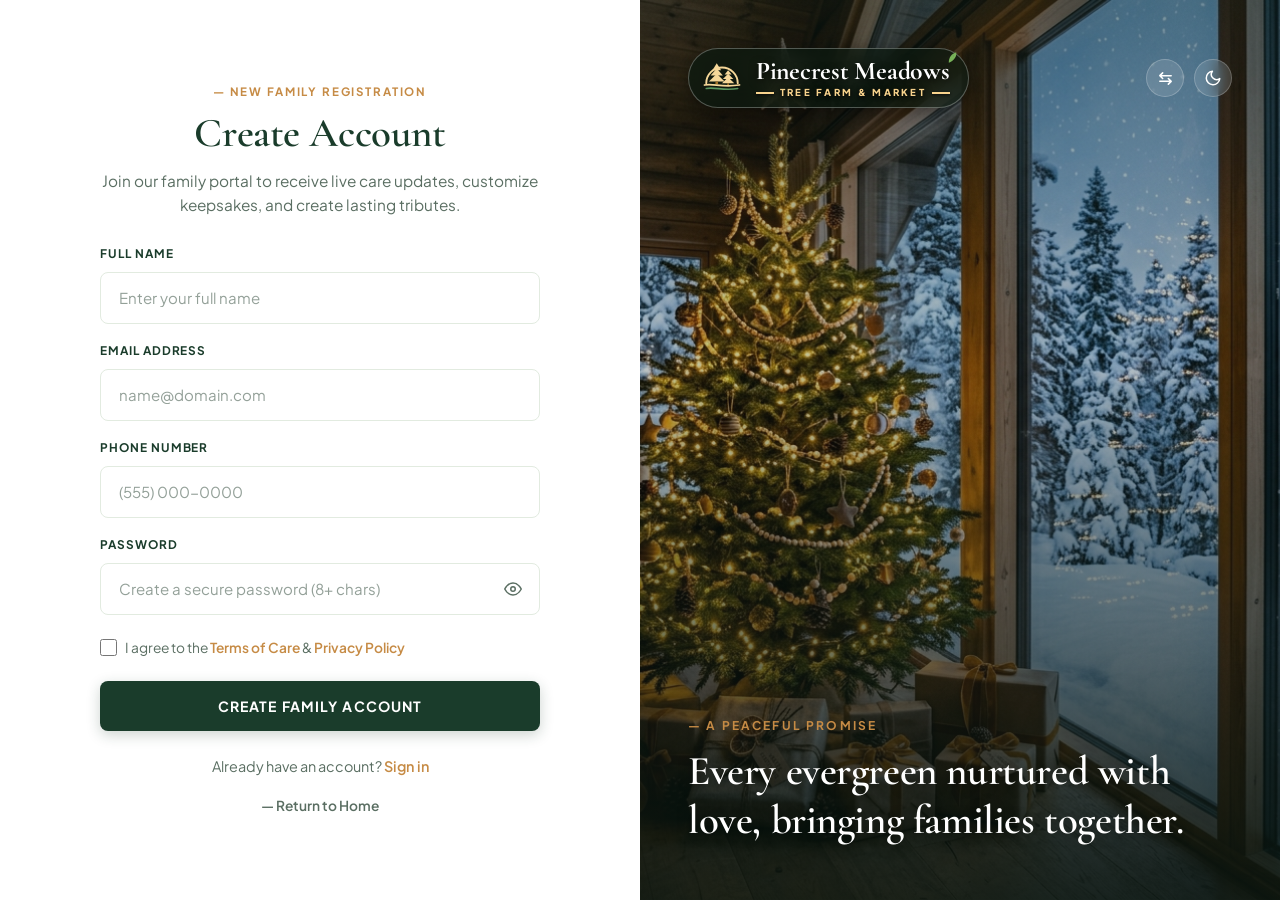
<file: register.html>
<!DOCTYPE html>
<html lang="en" dir="ltr" data-theme="light">
<head>
  <meta charset="UTF-8">
  <meta name="viewport" content="width=device-width, initial-scale=1.0">
  <title>Create Account — Pinecrest Meadows Family Portal</title>
  <meta name="description" content="Register for your Pinecrest Meadows Family Portal account to receive live care updates, customize holiday keepsakes, and reserve priority tree farm slots.">
  
  <!-- Favicon -->
  <link rel="icon" type="image/svg+xml" href="assets/images/favicon.svg">

  <!-- Google Fonts -->
  <link rel="preconnect" href="https://fonts.googleapis.com">
  <link rel="preconnect" href="https://fonts.gstatic.com" crossorigin>
  <link href="https://fonts.googleapis.com/css2?family=Cormorant+Garamond:ital,wght@0,400;0,500;0,600;0,700;1,400;1,600&family=Plus+Jakarta+Sans:wght@300;400;500;600;700;800&family=Caveat:wght@600;700&display=swap" rel="stylesheet">

  <!-- Main Stylesheet -->
  <link rel="stylesheet" href="assets/css/style.css">
</head>
<body>

  <!-- Attractive Holiday Page Preloader -->
  <div class="pm-page-loader" id="page-loader" aria-hidden="true">
    <div class="pm-loader-particles">
      <div class="pm-loader-particle"></div>
      <div class="pm-loader-particle"></div>
      <div class="pm-loader-particle"></div>
      <div class="pm-loader-particle"></div>
      <div class="pm-loader-particle"></div>
    </div>
    <div class="pm-loader-inner">
      <div class="pm-loader-emblem">
        <div class="pm-loader-ring"></div>
        <div class="pm-loader-ring-inner"></div>
        <div class="pm-loader-icon">
          <svg viewBox="0 0 24 24" fill="currentColor">
            <path d="M12 2L15 8H13L16 13H14L18 19H6L10 13H8L11 8H9L12 2Z"/>
            <rect x="11" y="19" width="2" height="3" fill="#D4A017"/>
            <polygon points="12,1 12.8,2.8 14.8,2.8 13.2,4 13.8,5.8 12,4.6 10.2,5.8 10.8,4 9.2,2.8 11.2,2.8" fill="#FFF3C4"/>
          </svg>
        </div>
      </div>
      <h2 class="pm-loader-title">Pinecrest Meadows</h2>
      <p class="pm-loader-subtitle">Fresh Evergreen Harvest &bull; Est. 1984</p>
      <div class="pm-loader-progress-track">
        <div class="pm-loader-progress-bar"></div>
      </div>
    </div>
  </div>

  <main class="auth-split-layout auth-reverse" id="auth-main">
    
    <!-- LEFT SIDE: Luxury Clean Family Registration Form -->
    <div class="auth-form-col">
      <div class="auth-form-card">
        
        <span class="auth-eyebrow">— NEW FAMILY REGISTRATION</span>
        <h1 class="auth-title">Create Account</h1>
        <p class="auth-subtitle">
          Join our family portal to receive live care updates, customize keepsakes, and create lasting tributes.
        </p>

        <form class="auth-form" id="register-form" action="#" method="POST">
          
          <!-- Full Name Field -->
          <div class="auth-field">
            <label for="reg-fullname" class="auth-label">FULL NAME</label>
            <div class="auth-input-wrapper">
              <input 
                type="text" 
                id="reg-fullname" 
                name="fullname" 
                class="auth-input" 
                placeholder="Enter your full name" 
                required 
                autocomplete="name"
              >
            </div>
          </div>

          <!-- Email Field -->
          <div class="auth-field">
            <label for="reg-email" class="auth-label">EMAIL ADDRESS</label>
            <div class="auth-input-wrapper">
              <input 
                type="email" 
                id="reg-email" 
                name="email" 
                class="auth-input" 
                placeholder="name@domain.com" 
                required 
                autocomplete="email"
              >
            </div>
          </div>

          <!-- Phone Number Field -->
          <div class="auth-field">
            <label for="reg-phone" class="auth-label">PHONE NUMBER</label>
            <div class="auth-input-wrapper">
              <input 
                type="tel" 
                id="reg-phone" 
                name="phone" 
                class="auth-input" 
                placeholder="(555) 000-0000" 
                autocomplete="tel"
              >
            </div>
          </div>

          <!-- Password Field with Show/Hide Toggle -->
          <div class="auth-field">
            <label for="reg-password" class="auth-label">PASSWORD</label>
            <div class="auth-input-wrapper">
              <input 
                type="password" 
                id="reg-password" 
                name="password" 
                class="auth-input" 
                placeholder="Create a secure password (8+ chars)" 
                required 
                minlength="8"
                autocomplete="new-password"
              >
              <button type="button" class="pwd-toggle-btn" id="toggle-password-btn" aria-label="Show or hide password" title="Toggle password visibility">
                <svg class="eye-icon" width="18" height="18" viewBox="0 0 24 24" fill="none" stroke="currentColor" stroke-width="2" stroke-linecap="round" stroke-linejoin="round">
                  <path d="M1 12s4-8 11-8 11 8 11 8-4 8-11 8-11-8-11-8z"></path>
                  <circle cx="12" cy="12" r="3"></circle>
                </svg>
              </button>
            </div>
          </div>

          <!-- Options Row: Terms & Privacy Checkbox -->
          <div class="auth-options-row" style="margin-top: 4px; margin-bottom: 22px;">
            <label class="auth-checkbox-label" for="agree-terms">
              <input type="checkbox" id="agree-terms" name="agree" required>
              <span>I agree to the <a href="#" class="auth-highlight-link">Terms of Care</a> &amp; <a href="#" class="auth-highlight-link">Privacy Policy</a></span>
            </label>
          </div>

          <!-- Submit Button -->
          <button type="submit" class="auth-submit-btn" id="register-submit-btn">
            CREATE FAMILY ACCOUNT
          </button>

          <!-- Footer Switch Links -->
          <div class="auth-footer-links">
            <div>
              Already have an account? <a href="login.html" class="auth-highlight-link">Sign in</a>
            </div>
            <div>
              <a href="index.html" class="auth-back-link">
                &mdash; Return to Home
              </a>
            </div>
          </div>

        </form>

      </div>
    </div>

    <!-- RIGHT SIDE: Scenic Farm & Lodge Photography with Branding & Quotes -->
    <div class="auth-image-col" style="background-image: url('assets/images/home2/h2-hero-split.jpg');">
      <div class="auth-image-overlay"></div>

      <!-- Top Bar inside Image -->
      <div class="auth-image-top">
        <a href="index.html" class="brand-logo" aria-label="Return to Pinecrest Meadows Home">
          <div class="brand-emblem" aria-hidden="true">
            <svg width="40" height="40" viewBox="0 0 48 48" fill="none" xmlns="http://www.w3.org/2000/svg">
              <path d="M 6 30 A 18 18 0 1 1 42 30" stroke="#F6D799" stroke-width="2.2" stroke-linecap="round" fill="none" />
              <path d="M 18 7 L 13 15 L 23 15 Z" fill="#F6D799" />
              <path d="M 18 13 L 11 21 L 25 21 Z" fill="#F6D799" />
              <path d="M 18 19 L 9 28 L 27 28 Z" fill="#F6D799" />
              <rect x="16.5" y="28" width="3" height="3" fill="#A27129" />
              <path d="M 31 15 L 27 20 L 35 20 Z" fill="#F6D799" />
              <path d="M 31 19 L 25 25 L 37 25 Z" fill="#F6D799" />
              <path d="M 31 23 L 24 30 L 38 30 Z" fill="#F6D799" />
              <rect x="30" y="30" width="2" height="2" fill="#A27129" />
              <path d="M 4 32 C 14 30, 24 35, 44 32" stroke="#F6D799" stroke-width="2" stroke-linecap="round" fill="none" />
              <path d="M 6 36 C 16 34, 26 39, 42 36" stroke="#5B9760" stroke-width="1.8" stroke-linecap="round" fill="none" />
            </svg>
          </div>
          <div class="brand-text">
            <div class="brand-name">
              Pinecrest Meadow<span class="brand-leaf-wrap">s<svg class="brand-leaf-icon" viewBox="0 0 20 20" fill="currentColor"><path d="M3 17 C 8 16, 17 12, 17 3 C 10 4, 4 9, 3 17 Z M 7 13 C 11 9, 14 6, 14 6" fill="#78B159"/></svg></span>
            </div>
            <div class="brand-tagline">
              <span class="tagline-rule"></span>
              <span class="tagline-text">TREE FARM &amp; MARKET</span>
              <span class="tagline-rule"></span>
            </div>
          </div>
        </a>

        <!-- Controls: RTL & Theme Circles -->
        <div class="auth-pill-controls">
          <button class="nav-circle-btn" id="rtl-toggle" title="Switch RTL/LTR" aria-label="Toggle Direction">
            <svg width="17" height="17" viewBox="0 0 24 24" fill="none" stroke="currentColor" stroke-width="2.2" stroke-linecap="round" stroke-linejoin="round">
              <path d="M4 8h16M4 8l4-4M4 8l4 4M20 16H4m16 0l-4-4m4 4l-4 4"></path>
            </svg>
          </button>
          <button class="nav-circle-btn" id="theme-toggle" title="Switch Theme" aria-label="Toggle Theme">
            <svg width="17" height="17" viewBox="0 0 24 24" fill="none" stroke="currentColor" stroke-width="2" stroke-linecap="round" stroke-linejoin="round">
              <path d="M21 12.79A9 9 0 1 1 11.21 3 7 7 0 0 0 21 12.79z"></path>
            </svg>
          </button>
        </div>
      </div>

      <!-- Bottom Quote Block -->
      <div class="auth-image-bottom">
        <span class="auth-quote-eyebrow">— A PEACEFUL PROMISE</span>
        <h2 class="auth-quote-title">
          Every evergreen nurtured with love, bringing families together.
        </h2>
      </div>
    </div>

  <!-- Back to Top Floating Button -->
  <button class="back-to-top" id="back-to-top" aria-label="Scroll back to top" title="Back to top">
    <svg width="20" height="20" viewBox="0 0 24 24" fill="none" stroke="currentColor" stroke-width="2.5" stroke-linecap="round" stroke-linejoin="round">
      <line x1="12" y1="19" x2="12" y2="5"></line>
      <polyline points="5 12 12 5 19 12"></polyline>
    </svg>
  </button>

  <!-- Main JavaScript for Theme, RTL & Auth handlers -->
  <script src="assets/js/main.js"></script>
</body>
</html>
</file>
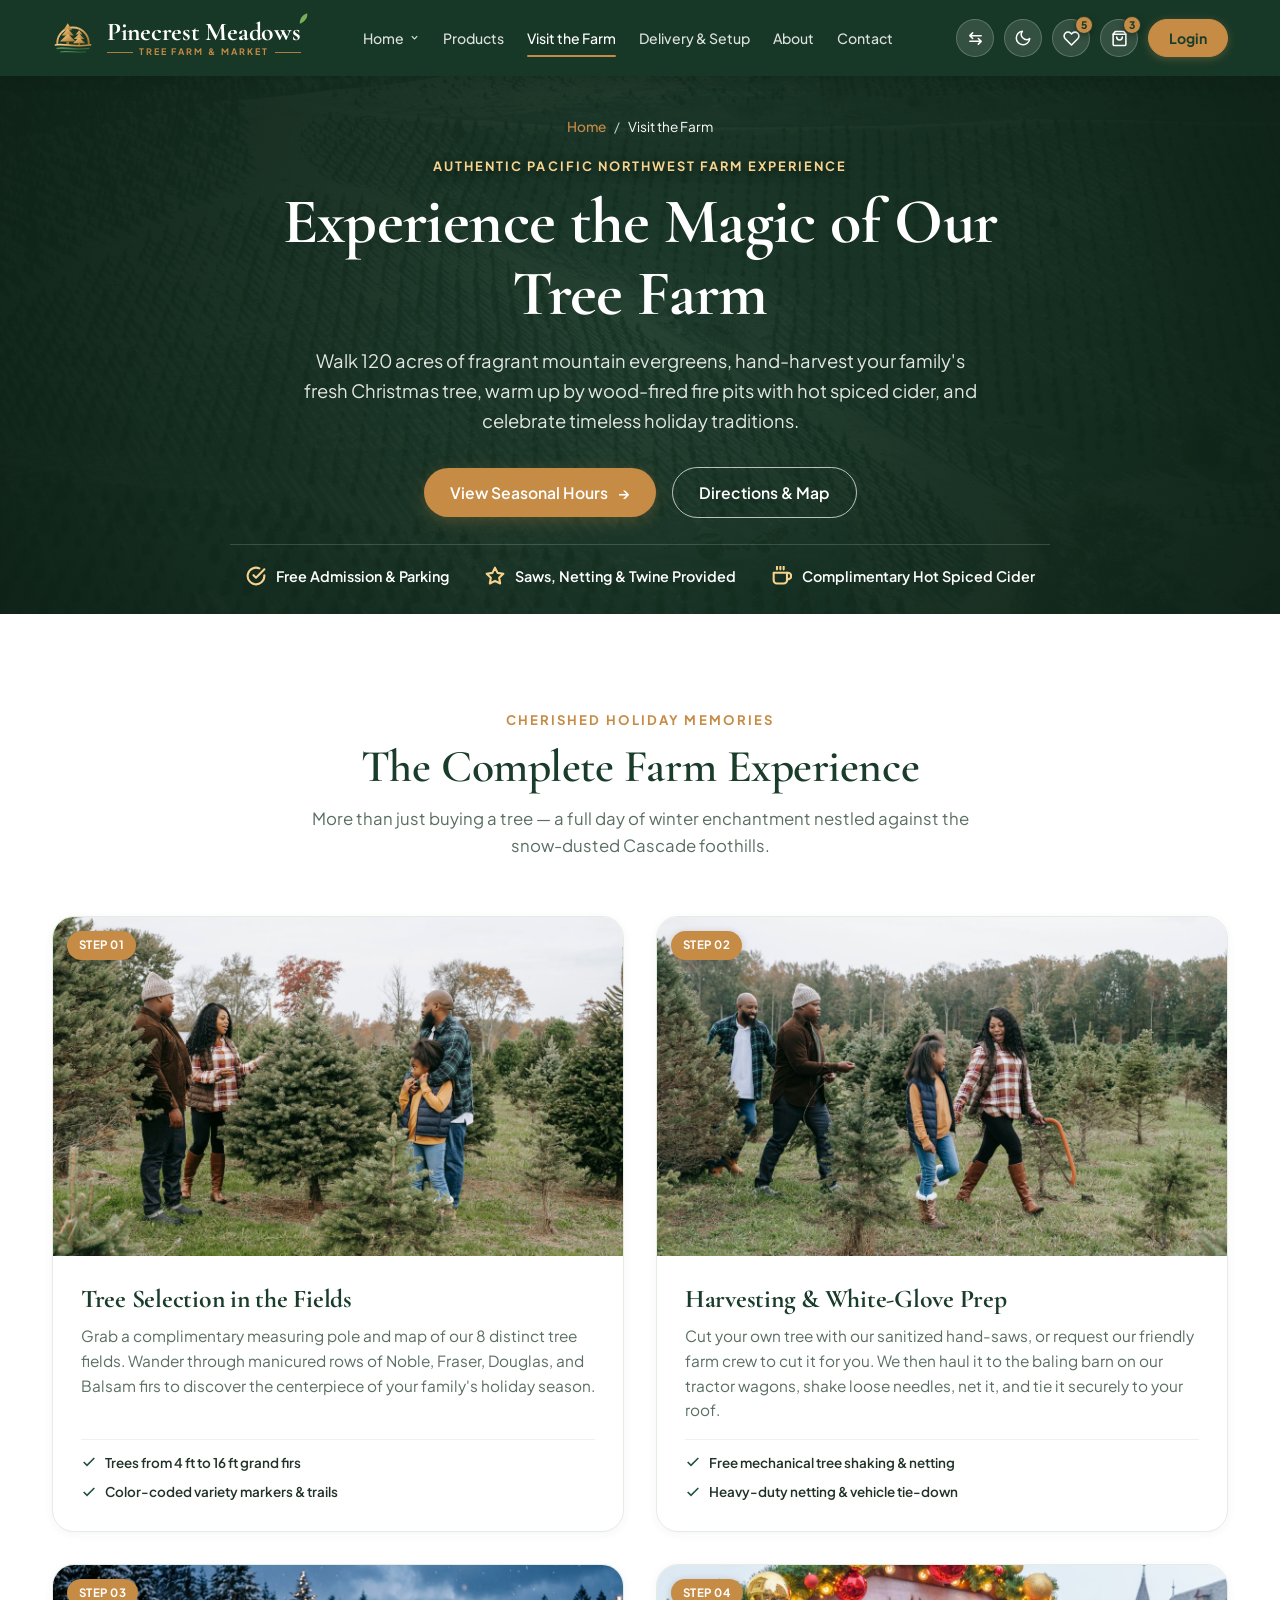
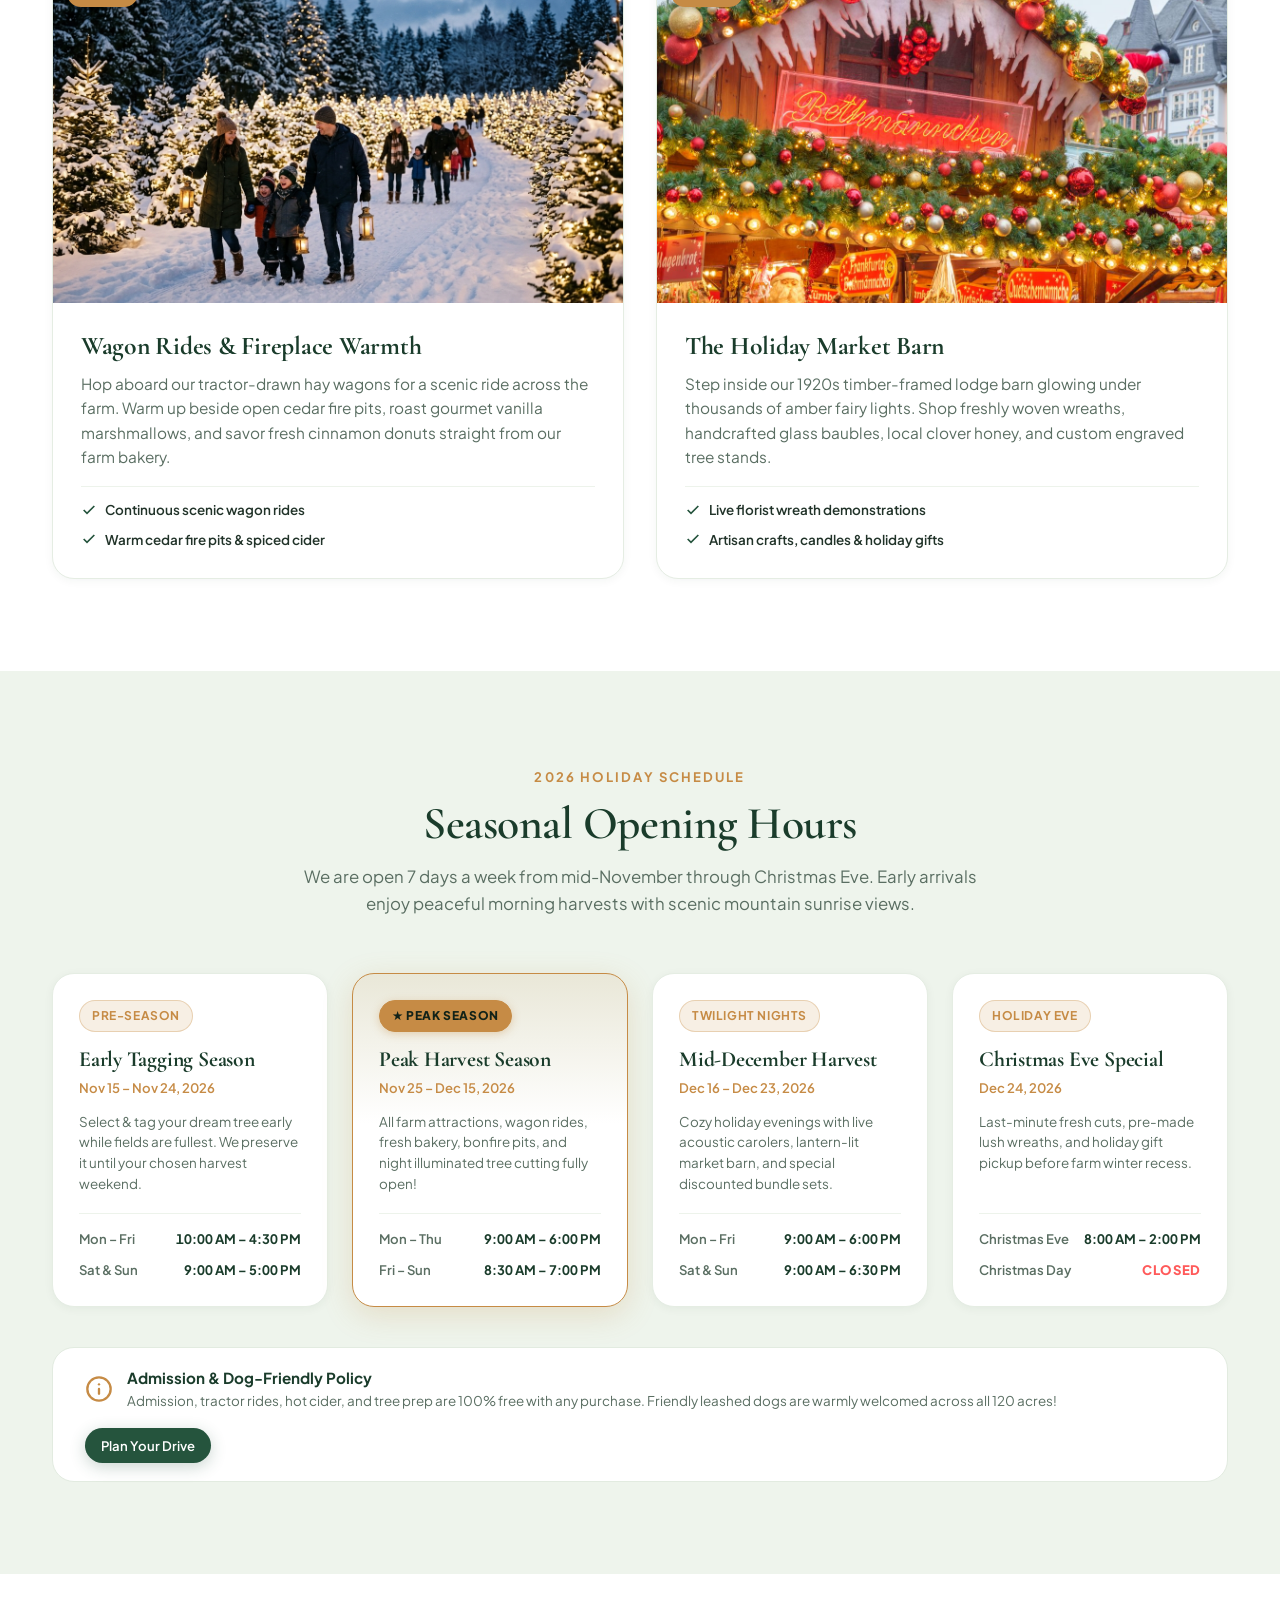
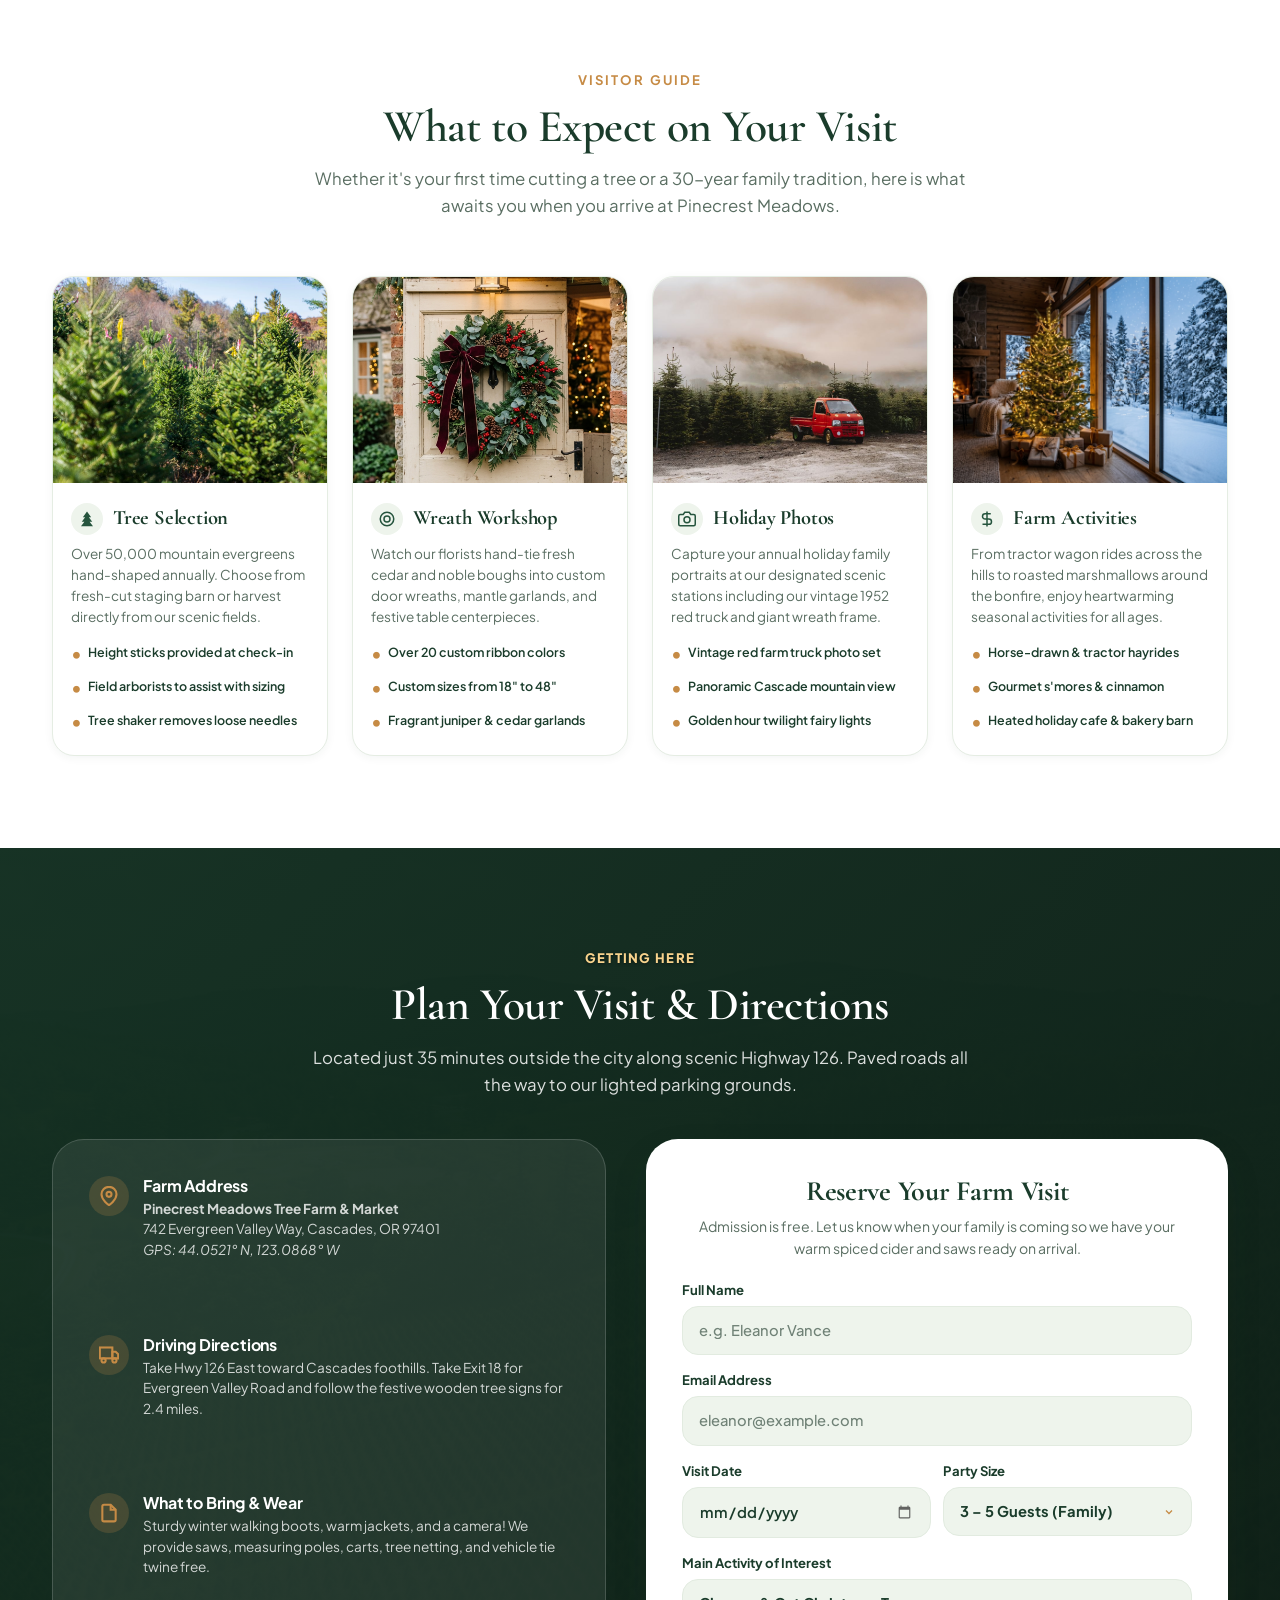
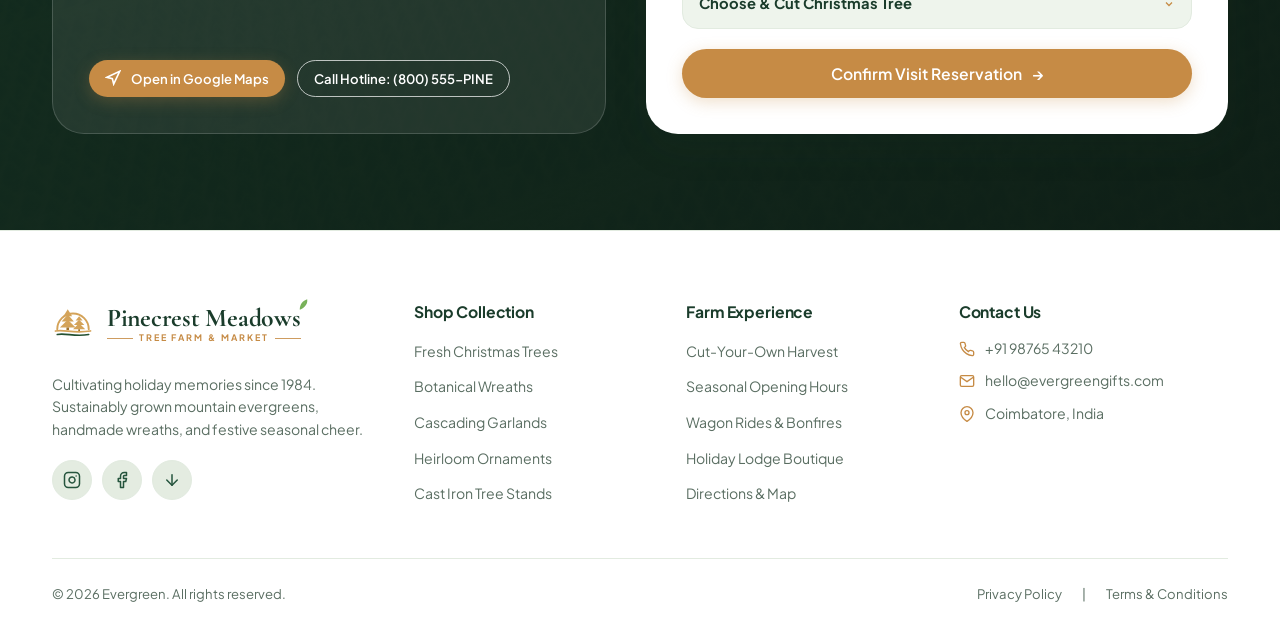
<file: visit-farm.html>
<!DOCTYPE html>
<html lang="en" dir="ltr" data-theme="light">

<head>
  <meta charset="UTF-8">
  <meta name="viewport" content="width=device-width, initial-scale=1.0">
  <title>Visit the Farm | Pinecrest Meadows Christmas Tree Farm &amp; Market</title>
  <meta name="description"
    content="Plan your visit to Pinecrest Meadows Christmas Tree Farm. Cut your own tree, enjoy hot spiced cider, explore horse-drawn wagon rides, and create magical holiday memories.">

  <!-- Favicon -->
  <!-- Favicon -->
  <link rel="icon" type="image/svg+xml" href="assets/images/favicon.svg">

  <!-- Main Stylesheet -->
  <link rel="stylesheet" href="assets/css/style.css">
</head>

<body>

  <!-- Attractive Holiday Page Preloader -->
  <div class="pm-page-loader" id="page-loader" aria-hidden="true">
    <div class="pm-loader-particles">
      <div class="pm-loader-particle"></div>
      <div class="pm-loader-particle"></div>
      <div class="pm-loader-particle"></div>
      <div class="pm-loader-particle"></div>
      <div class="pm-loader-particle"></div>
    </div>
    <div class="pm-loader-inner">
      <div class="pm-loader-emblem">
        <div class="pm-loader-ring"></div>
        <div class="pm-loader-ring-inner"></div>
        <div class="pm-loader-icon">
          <svg viewBox="0 0 24 24" fill="currentColor">
            <path d="M12 2L15 8H13L16 13H14L18 19H6L10 13H8L11 8H9L12 2Z" />
            <rect x="11" y="19" width="2" height="3" fill="#D4A017" />
            <polygon points="12,1 12.8,2.8 14.8,2.8 13.2,4 13.8,5.8 12,4.6 10.2,5.8 10.8,4 9.2,2.8 11.2,2.8"
              fill="#FFF3C4" />
          </svg>
        </div>
      </div>
      <h2 class="pm-loader-title">Pinecrest Meadows</h2>
      <p class="pm-loader-subtitle">Fresh Evergreen Harvest &bull; Est. 1984</p>
      <div class="pm-loader-progress-track">
        <div class="pm-loader-progress-bar"></div>
      </div>
    </div>
  </div>

  <!-- ==========================================================================
       SITE HEADER (Deep Evergreen Navbar with Icons)
       ========================================================================== -->
  <header class="site-header" id="site-header">
    <div class="container">
      <nav class="navbar" aria-label="Main Navigation">

        <!-- Left: Brand Logo -->
        <a href="index.html" class="brand-logo" id="main-logo" aria-label="Pinecrest Meadows Tree Farm & Market">
          <div class="brand-emblem" aria-hidden="true">
            <svg width="42" height="42" viewBox="0 0 48 48" fill="none" xmlns="http://www.w3.org/2000/svg">
              <defs>
                <linearGradient id="treeGold" x1="0%" y1="0%" x2="100%" y2="100%">
                  <stop offset="0%" stop-color="#F6D799" />
                  <stop offset="50%" stop-color="#D4A359" />
                  <stop offset="100%" stop-color="#A27129" />
                </linearGradient>
                <linearGradient id="hillGreen" x1="0%" y1="0%" x2="100%" y2="100%">
                  <stop offset="0%" stop-color="#5B9760" />
                  <stop offset="100%" stop-color="#245132" />
                </linearGradient>
              </defs>
              <path d="M 6 30 A 18 18 0 1 1 42 30" stroke="url(#treeGold)" stroke-width="2.2" stroke-linecap="round"
                fill="none" />
              <path d="M 18 7 L 13 15 L 23 15 Z" fill="url(#treeGold)" />
              <path d="M 18 13 L 11 21 L 25 21 Z" fill="url(#treeGold)" />
              <path d="M 18 19 L 9 28 L 27 28 Z" fill="url(#treeGold)" />
              <rect x="16.5" y="28" width="3" height="3" fill="#A27129" />
              <path d="M 31 15 L 27 20 L 35 20 Z" fill="url(#treeGold)" />
              <path d="M 31 19 L 25 25 L 37 25 Z" fill="url(#treeGold)" />
              <path d="M 31 23 L 24 30 L 38 30 Z" fill="url(#treeGold)" />
              <rect x="30" y="30" width="2" height="2" fill="#A27129" />
              <path d="M 4 32 C 14 30, 24 35, 44 32" stroke="url(#treeGold)" stroke-width="2" stroke-linecap="round"
                fill="none" />
              <path d="M 6 36 C 16 34, 26 39, 42 36" stroke="url(#hillGreen)" stroke-width="1.8" stroke-linecap="round"
                fill="none" />
              <path d="M 10 40 C 18 38, 28 42, 38 40" stroke="url(#hillGreen)" stroke-width="1.4" stroke-linecap="round"
                fill="none" />
            </svg>
          </div>
          <div class="brand-text">
            <div class="brand-name">
              Pinecrest Meadow<span class="brand-leaf-wrap">s<svg class="brand-leaf-icon" viewBox="0 0 20 20"
                  fill="currentColor">
                  <path d="M3 17 C 8 16, 17 12, 17 3 C 10 4, 4 9, 3 17 Z M 7 13 C 11 9, 14 6, 14 6" fill="#78B159" />
                </svg></span>
            </div>
            <div class="brand-tagline">
              <span class="tagline-rule"></span>
              <span class="tagline-text">TREE FARM &amp; MARKET</span>
              <span class="tagline-rule"></span>
            </div>
          </div>
        </a>

        <!-- Center: Nav Menu -->
        <ul class="nav-menu" id="desktop-nav-menu">
          <li class="nav-item nav-item-dropdown">
            <a href="index.html" class="nav-link" id="nav-home-link" aria-haspopup="true" aria-expanded="false">
              Home
              <svg width="11" height="11" viewBox="0 0 24 24" fill="none" stroke="currentColor" stroke-width="2.5">
                <polyline points="6 9 12 15 18 9"></polyline>
              </svg>
            </a>
            <div class="dropdown-menu" aria-label="Home Pages Submenu">
              <a href="index.html" class="dropdown-link">Home 1 (Farm &amp; Market)</a>
              <a href="home-2.html" class="dropdown-link">Home 2 (Winter Lodge)</a>
            </div>
          </li>
          <li class="nav-item">
            <a href="products.html" class="nav-link" id="nav-products-link">Products</a>
          </li>
          <li class="nav-item">
            <a href="visit-farm.html" class="nav-link active" id="nav-visit-link">Visit the Farm</a>
          </li>
          <li class="nav-item">
            <a href="delivery-setup.html" class="nav-link" id="nav-delivery-link">Delivery &amp; Setup</a>
          </li>
          <li class="nav-item">
            <a href="about.html" class="nav-link" id="nav-about-link">About</a>
          </li>
          <li class="nav-item">
            <a href="contact.html" class="nav-link" id="nav-contact-link">Contact</a>
          </li>
        </ul>

        <!-- Right: Actions (RTL, Theme, Wishlist, Cart, Login, Hamburger) -->
        <div class="nav-actions">

          <!-- 1. RTL Toggle (⇄) -->
          <button class="nav-circle-btn" id="rtl-toggle" title="Switch RTL/LTR" aria-label="Toggle Direction">
            <svg width="17" height="17" viewBox="0 0 24 24" fill="none" stroke="currentColor" stroke-width="2.2"
              stroke-linecap="round" stroke-linejoin="round">
              <path d="M4 8h16M4 8l4-4M4 8l4 4M20 16H4m16 0l-4-4m4 4l-4 4"></path>
            </svg>
          </button>

          <!-- 2. Light / Dark Theme Toggle (🌙) -->
          <button class="nav-circle-btn" id="theme-toggle" title="Switch Theme" aria-label="Toggle Theme">
            <svg width="17" height="17" viewBox="0 0 24 24" fill="none" stroke="currentColor" stroke-width="2.2"
              stroke-linecap="round" stroke-linejoin="round">
              <path d="M21 12.79A9 9 0 1 1 11.21 3 7 7 0 0 0 21 12.79z"></path>
            </svg>
          </button>

          <!-- 3. Wishlist Button (♡ 5) -->
          <a href="wishlist.html" class="nav-circle-btn" id="wishlist-btn" title="Saved Favorites"
            aria-label="View Wishlist">
            <svg width="17" height="17" viewBox="0 0 24 24" fill="none" stroke="currentColor" stroke-width="2.2"
              stroke-linecap="round" stroke-linejoin="round">
              <path
                d="M20.84 4.61a5.5 5.5 0 0 0-7.78 0L12 5.67l-1.06-1.06a5.5 5.5 0 0 0-7.78 7.78l1.06 1.06L12 21.23l7.78-7.78 1.06-1.06a5.5 5.5 0 0 0 0-7.78z">
              </path>
            </svg>
            <span class="nav-badge" id="wishlist-count-badge">5</span>
          </a>

          <!-- 4. Cart Button (🛍 3) -->
          <a href="cart.html" class="nav-circle-btn" id="cart-btn" title="View Basket"
            aria-label="View Shopping Basket">
            <svg width="17" height="17" viewBox="0 0 24 24" fill="none" stroke="currentColor" stroke-width="2.2"
              stroke-linecap="round" stroke-linejoin="round">
              <path d="M6 2L3 6v14a2 2 0 0 0 2 2h14a2 2 0 0 0 2-2V6l-3-4z"></path>
              <line x1="3" y1="6" x2="21" y2="6"></line>
              <path d="M16 10a4 4 0 0 1-8 0"></path>
            </svg>
            <span class="nav-badge cart-badge" id="cart-count-badge">3</span>
          </a>

          <!-- 5. Login Pill Button -->
          <a href="login.html" class="nav-pill-btn nav-login-pill" id="nav-login-btn">
            Login
          </a>

          <!-- Mobile Hamburger -->
          <button class="hamburger-btn" id="hamburger-btn" aria-label="Toggle Mobile Menu" aria-expanded="false"
            aria-controls="mobile-drawer">
            <span></span>
            <span></span>
            <span></span>
          </button>
        </div>

      </nav>
    </div>
  </header>

  <!-- Mobile Drawer Backdrop -->
  <div class="drawer-backdrop" id="drawer-backdrop"></div>

  <!-- Mobile Navigation Drawer -->
  <aside class="mobile-drawer" id="mobile-drawer" aria-label="Mobile Navigation Menu">
    <div class="drawer-header">
      <a href="index.html" class="brand-logo" aria-label="Pinecrest Meadows Tree Farm & Market">
        <div class="brand-emblem" aria-hidden="true">
          <svg width="36" height="36" viewBox="0 0 48 48" fill="none" xmlns="http://www.w3.org/2000/svg">
            <path d="M 6 30 A 18 18 0 1 1 42 30" stroke="#D4A359" stroke-width="2.2" stroke-linecap="round"
              fill="none" />
            <path d="M 18 7 L 13 15 L 23 15 Z" fill="#D4A359" />
            <path d="M 18 13 L 11 21 L 25 21 Z" fill="#D4A359" />
            <path d="M 18 19 L 9 28 L 27 28 Z" fill="#D4A359" />
            <rect x="16.5" y="28" width="3" height="3" fill="#A27129" />
            <path d="M 31 15 L 27 20 L 35 20 Z" fill="#D4A359" />
            <path d="M 31 19 L 25 25 L 37 25 Z" fill="#D4A359" />
            <path d="M 31 23 L 24 30 L 38 30 Z" fill="#D4A359" />
            <rect x="30" y="30" width="2" height="2" fill="#A27129" />
            <path d="M 4 32 C 14 30, 24 35, 44 32" stroke="#D4A359" stroke-width="2" stroke-linecap="round"
              fill="none" />
            <path d="M 6 36 C 16 34, 26 39, 42 36" stroke="#5B9760" stroke-width="1.8" stroke-linecap="round"
              fill="none" />
          </svg>
        </div>
        <div class="brand-text">
          <div class="brand-name">Pinecrest Meadows</div>
          <div class="brand-tagline">
            <span class="tagline-rule"></span>
            <span class="tagline-text">TREE FARM &amp; MARKET</span>
            <span class="tagline-rule"></span>
          </div>
        </div>
      </a>
      <button class="drawer-close-btn" id="drawer-close-btn" aria-label="Close menu">
        <svg width="20" height="20" viewBox="0 0 24 24" fill="none" stroke="currentColor" stroke-width="2"
          stroke-linecap="round" stroke-linejoin="round">
          <line x1="18" y1="6" x2="6" y2="18"></line>
          <line x1="6" y1="6" x2="18" y2="18"></line>
        </svg>
      </button>
    </div>

    <div class="drawer-quick-actions">
      <button class="nav-circle-btn rtl-toggle-btn" title="Switch RTL/LTR" aria-label="Toggle Direction">
        <svg width="17" height="17" viewBox="0 0 24 24" fill="none" stroke="currentColor" stroke-width="2"
          stroke-linecap="round" stroke-linejoin="round">
          <polyline points="16 3 21 8 16 13"></polyline>
          <line x1="21" y1="8" x2="9" y2="8"></line>
          <polyline points="8 21 3 16 8 11"></polyline>
          <line x1="3" y1="16" x2="15" y2="16"></line>
        </svg>
      </button>
      <button class="nav-circle-btn theme-toggle-btn" title="Switch Theme" aria-label="Toggle Theme">
        <svg width="17" height="17" viewBox="0 0 24 24" fill="none" stroke="currentColor" stroke-width="2"
          stroke-linecap="round" stroke-linejoin="round">
          <path d="M21 12.79A9 9 0 1 1 11.21 3 7 7 0 0 0 21 12.79z"></path>
        </svg>
      </button>
      <a href="wishlist.html" class="nav-circle-btn" title="Saved Favorites" aria-label="View Wishlist">
        <svg width="17" height="17" viewBox="0 0 24 24" fill="none" stroke="currentColor" stroke-width="2"
          stroke-linecap="round" stroke-linejoin="round">
          <path
            d="M20.84 4.61a5.5 5.5 0 0 0-7.78 0L12 5.67l-1.06-1.06a5.5 5.5 0 0 0-7.78 7.78l1.06 1.06L12 21.23l7.78-7.78 1.06-1.06a5.5 5.5 0 0 0 0-7.78z">
          </path>
        </svg>
        <span class="nav-badge">5</span>
      </a>
      <a href="cart.html" class="nav-circle-btn" title="View Basket" aria-label="View Shopping Basket">
        <svg width="17" height="17" viewBox="0 0 24 24" fill="none" stroke="currentColor" stroke-width="2"
          stroke-linecap="round" stroke-linejoin="round">
          <path d="M6 2L3 6v14a2 2 0 0 0 2 2h14a2 2 0 0 0 2-2V6l-3-4z"></path>
          <line x1="3" y1="6" x2="21" y2="6"></line>
          <path d="M16 10a4 4 0 0 1-8 0"></path>
        </svg>
        <span class="nav-badge cart-badge">3</span>
      </a>
    </div>

    <nav class="drawer-links">
      <div class="drawer-link-group">
        <span class="drawer-link">
          Home
          <svg width="14" height="14" viewBox="0 0 24 24" fill="none" stroke="currentColor" stroke-width="2">
            <polyline points="6 9 12 15 18 9"></polyline>
          </svg>
        </span>
        <div class="drawer-sublinks">
          <a href="index.html" class="drawer-sublink">Home 1 (Farm &amp; Market)</a>
          <a href="home-2.html" class="drawer-sublink">Home 2 (Winter Lodge)</a>
        </div>
      </div>
      <a href="products.html" class="drawer-link">Products</a>
      <a href="visit-farm.html" class="drawer-link active">Visit the Farm</a>
      <a href="delivery-setup.html" class="drawer-link">Delivery &amp; Setup</a>
      <a href="about.html" class="drawer-link">About</a>
      <a href="contact.html" class="drawer-link">Contact</a>
      <div style="display:flex; gap:10px; margin-top:10px; padding:4px 0;">
        <a href="login.html" class="nav-pill-btn nav-login-pill" style="flex:1; text-align:center;">Login</a>
        <a href="register.html" class="nav-pill-btn nav-signup-pill" style="flex:1; text-align:center;">Sign Up</a>
      </div>
    </nav>

    <div class="drawer-footer">
      <div style="font-size:0.8rem; color:var(--text-muted); text-align:center; padding: 4px 0;">
        🌲 Open Daily 9 AM – 7 PM • 📞 (555) 789-2425
      </div>
    </div>
  </aside>

  <!-- Main Content Flow (5 Main Sections) -->
  <main id="main-content">

    <!-- ==========================================================================
         SECTION 1: VISIT THE FARM HERO (Standardized Inner Page Height)
         ========================================================================== -->
    <section class="prod-hero-section page-hero-section" id="hero">
      <img src="assets/images/visit/visit-hero.jpg" alt="Aerial view of neat rows of snow-covered pine trees"
        class="prod-hero-bg">
      <div class="prod-hero-overlay"></div>

      <div class="container">
        <div class="prod-hero-content">
          <!-- Breadcrumbs -->
          <div class="prod-breadcrumb">
            <a href="index.html">Home</a>
            <span>/</span>
            <span style="color: #FFFFFF;">Visit the Farm</span>
          </div>

          <span class="eyebrow prod-hero-eyebrow">Authentic Pacific Northwest Farm Experience</span>
          <h1 class="prod-hero-title">Experience the Magic of Our Tree Farm</h1>
          <p class="prod-hero-subtitle">
            Walk 120 acres of fragrant mountain evergreens, hand-harvest your family's fresh Christmas tree, warm up by
            wood-fired fire pits with hot spiced cider, and celebrate timeless holiday traditions.
          </p>

          <div class="hero-btn-group" style="justify-content: center; margin-bottom: 24px;">
            <a href="#hours" class="btn btn-caramel btn-arrow">
              <span>View Seasonal Hours</span>
              <span class="btn-arrow">&rarr;</span>
            </a>
            <a href="#plan" class="btn btn-outline">
              <span>Directions &amp; Map</span>
            </a>
          </div>

          <!-- Trust Strip -->
          <div class="prod-trust-strip">
            <div class="prod-trust-item">
              <svg width="18" height="18" viewBox="0 0 24 24" fill="none" stroke="currentColor" stroke-width="2.5"
                stroke-linecap="round" stroke-linejoin="round">
                <path d="M22 11.08V12a10 10 0 1 1-5.93-9.14"></path>
                <polyline points="22 4 12 14.01 9 11.01"></polyline>
              </svg>
              <span>Free Admission &amp; Parking</span>
            </div>
            <div class="prod-trust-item">
              <svg width="18" height="18" viewBox="0 0 24 24" fill="none" stroke="currentColor" stroke-width="2.5"
                stroke-linecap="round" stroke-linejoin="round">
                <polygon
                  points="12 2 15.09 8.26 22 9.27 17 14.14 18.18 21.02 12 17.77 5.82 21.02 7 14.14 2 9.27 8.91 8.26 12 2">
                </polygon>
              </svg>
              <span>Saws, Netting &amp; Twine Provided</span>
            </div>
            <div class="prod-trust-item">
              <svg width="18" height="18" viewBox="0 0 24 24" fill="none" stroke="currentColor" stroke-width="2.5"
                stroke-linecap="round" stroke-linejoin="round">
                <path d="M18 8h1a4 4 0 0 1 0 8h-1"></path>
                <path d="M2 8h16v9a4 4 0 0 1-4 4H6a4 4 0 0 1-4-4V8z"></path>
                <line x1="6" y1="1" x2="6" y2="4"></line>
                <line x1="10" y1="1" x2="10" y2="4"></line>
                <line x1="14" y1="1" x2="14" y2="4"></line>
              </svg>
              <span>Complimentary Hot Spiced Cider</span>
            </div>
          </div>
        </div>
      </div>
    </section>

    <!-- ==========================================================================
         SECTION 2: FARM EXPERIENCE (Tree Selection, Cutting, Family, Atmosphere)
         ========================================================================== -->
    <section class="prod-section" id="experience">
      <div class="container">
        <div class="section-header">
          <span class="eyebrow">Cherished Holiday Memories</span>
          <h2 class="section-title">The Complete Farm Experience</h2>
          <p class="section-subtitle">
            More than just buying a tree — a full day of winter enchantment nestled against the snow-dusted Cascade
            foothills.
          </p>
        </div>

        <div class="visit-exp-grid">
          <!-- Card 1: Tree Selection -->
          <article class="visit-exp-card" id="exp-selection">
            <div class="visit-exp-media">
              <span class="visit-exp-badge">Step 01</span>
              <img src="assets/images/visit/family-field.jpg" alt="Family choosing a Christmas tree in the field"
                loading="lazy">
            </div>
            <div class="visit-exp-body">
              <h3 class="visit-exp-title">Tree Selection in the Fields</h3>
              <p class="visit-exp-text">
                Grab a complimentary measuring pole and map of our 8 distinct tree fields. Wander through manicured rows
                of Noble, Fraser, Douglas, and Balsam firs to discover the centerpiece of your family's holiday season.
              </p>
              <div class="visit-exp-checklist">
                <div class="visit-exp-checkitem">
                  <svg width="16" height="16" viewBox="0 0 24 24" fill="none" stroke="currentColor" stroke-width="2.5">
                    <polyline points="20 6 9 17 4 12"></polyline>
                  </svg>
                  <span>Trees from 4 ft to 16 ft grand firs</span>
                </div>
                <div class="visit-exp-checkitem">
                  <svg width="16" height="16" viewBox="0 0 24 24" fill="none" stroke="currentColor" stroke-width="2.5">
                    <polyline points="20 6 9 17 4 12"></polyline>
                  </svg>
                  <span>Color-coded variety markers &amp; trails</span>
                </div>
              </div>
            </div>
          </article>

          <!-- Card 2: Tree Cutting -->
          <article class="visit-exp-card" id="exp-cutting">
            <div class="visit-exp-media">
              <span class="visit-exp-badge">Step 02</span>
              <img src="assets/images/visit/family-saw.jpg"
                alt="Family walking through the tree farm with a saw to cut their fir" loading="lazy">
            </div>
            <div class="visit-exp-body">
              <h3 class="visit-exp-title">Harvesting &amp; White-Glove Prep</h3>
              <p class="visit-exp-text">
                Cut your own tree with our sanitized hand-saws, or request our friendly farm crew to cut it for you. We
                then haul it to the baling barn on our tractor wagons, shake loose needles, net it, and tie it securely
                to your roof.
              </p>
              <div class="visit-exp-checklist">
                <div class="visit-exp-checkitem">
                  <svg width="16" height="16" viewBox="0 0 24 24" fill="none" stroke="currentColor" stroke-width="2.5">
                    <polyline points="20 6 9 17 4 12"></polyline>
                  </svg>
                  <span>Free mechanical tree shaking &amp; netting</span>
                </div>
                <div class="visit-exp-checkitem">
                  <svg width="16" height="16" viewBox="0 0 24 24" fill="none" stroke="currentColor" stroke-width="2.5">
                    <polyline points="20 6 9 17 4 12"></polyline>
                  </svg>
                  <span>Heavy-duty netting &amp; vehicle tie-down</span>
                </div>
              </div>
            </div>
          </article>

          <!-- Card 3: Family Experience -->
          <article class="visit-exp-card" id="exp-family">
            <div class="visit-exp-media">
              <span class="visit-exp-badge">Step 03</span>
              <img src="assets/images/visit/visit-exp-family.jpg" alt="Family around fire pit with hot spiced cider"
                loading="lazy">
            </div>
            <div class="visit-exp-body">
              <h3 class="visit-exp-title">Wagon Rides &amp; Fireplace Warmth</h3>
              <p class="visit-exp-text">
                Hop aboard our tractor-drawn hay wagons for a scenic ride across the farm. Warm up beside open cedar
                fire pits, roast gourmet vanilla marshmallows, and savor fresh cinnamon donuts straight from our farm
                bakery.
              </p>
              <div class="visit-exp-checklist">
                <div class="visit-exp-checkitem">
                  <svg width="16" height="16" viewBox="0 0 24 24" fill="none" stroke="currentColor" stroke-width="2.5">
                    <polyline points="20 6 9 17 4 12"></polyline>
                  </svg>
                  <span>Continuous scenic wagon rides</span>
                </div>
                <div class="visit-exp-checkitem">
                  <svg width="16" height="16" viewBox="0 0 24 24" fill="none" stroke="currentColor" stroke-width="2.5">
                    <polyline points="20 6 9 17 4 12"></polyline>
                  </svg>
                  <span>Warm cedar fire pits &amp; spiced cider</span>
                </div>
              </div>
            </div>
          </article>

          <!-- Card 4: Holiday Atmosphere -->
          <article class="visit-exp-card" id="exp-atmosphere">
            <div class="visit-exp-media">
              <span class="visit-exp-badge">Step 04</span>
              <img src="assets/images/visit/market-twilight.jpg"
                alt="Festive market stand decorated with lights at twilight" loading="lazy">
            </div>
            <div class="visit-exp-body">
              <h3 class="visit-exp-title">The Holiday Market Barn</h3>
              <p class="visit-exp-text">
                Step inside our 1920s timber-framed lodge barn glowing under thousands of amber fairy lights. Shop
                freshly woven wreaths, handcrafted glass baubles, local clover honey, and custom engraved tree stands.
              </p>
              <div class="visit-exp-checklist">
                <div class="visit-exp-checkitem">
                  <svg width="16" height="16" viewBox="0 0 24 24" fill="none" stroke="currentColor" stroke-width="2.5">
                    <polyline points="20 6 9 17 4 12"></polyline>
                  </svg>
                  <span>Live florist wreath demonstrations</span>
                </div>
                <div class="visit-exp-checkitem">
                  <svg width="16" height="16" viewBox="0 0 24 24" fill="none" stroke="currentColor" stroke-width="2.5">
                    <polyline points="20 6 9 17 4 12"></polyline>
                  </svg>
                  <span>Artisan crafts, candles &amp; holiday gifts</span>
                </div>
              </div>
            </div>
          </article>
        </div>
      </div>
    </section>

    <!-- ==========================================================================
         SECTION 3: SEASONAL HOURS (4 Responsive Schedule Cards)
         ========================================================================== -->
    <section class="prod-section bg-alt" id="hours">
      <div class="container">
        <div class="section-header">
          <span class="eyebrow">2026 Holiday Schedule</span>
          <h2 class="section-title">Seasonal Opening Hours</h2>
          <p class="section-subtitle">
            We are open 7 days a week from mid-November through Christmas Eve. Early arrivals enjoy peaceful morning
            harvests with scenic mountain sunrise views.
          </p>
        </div>

        <!-- 4 Seasonal Opening-Hours Cards -->
        <div class="hours-grid">
          <!-- Card 1: Early Tagging Season -->
          <div class="hours-card">
            <span class="hours-status-badge">Pre-Season</span>
            <h3 class="hours-title">Early Tagging Season</h3>
            <div class="hours-dates">Nov 15 – Nov 24, 2026</div>
            <p class="hours-desc">
              Select &amp; tag your dream tree early while fields are fullest. We preserve it until your chosen harvest
              weekend.
            </p>
            <div class="hours-schedule">
              <div class="hours-schedule-row">
                <span class="hours-schedule-day">Mon – Fri</span>
                <span class="hours-schedule-time">10:00 AM – 4:30 PM</span>
              </div>
              <div class="hours-schedule-row">
                <span class="hours-schedule-day">Sat &amp; Sun</span>
                <span class="hours-schedule-time">9:00 AM – 5:00 PM</span>
              </div>
            </div>
          </div>

          <!-- Card 2: Peak Harvest Season (Current Season) -->
          <div class="hours-card current-season">
            <span class="hours-status-badge">★ Peak Season</span>
            <h3 class="hours-title">Peak Harvest Season</h3>
            <div class="hours-dates">Nov 25 – Dec 15, 2026</div>
            <p class="hours-desc">
              All farm attractions, wagon rides, fresh bakery, bonfire pits, and night illuminated tree cutting fully
              open!
            </p>
            <div class="hours-schedule">
              <div class="hours-schedule-row">
                <span class="hours-schedule-day">Mon – Thu</span>
                <span class="hours-schedule-time">9:00 AM – 6:00 PM</span>
              </div>
              <div class="hours-schedule-row">
                <span class="hours-schedule-day">Fri – Sun</span>
                <span class="hours-schedule-time">8:30 AM – 7:00 PM</span>
              </div>
            </div>
          </div>

          <!-- Card 3: Late Season Twilight -->
          <div class="hours-card">
            <span class="hours-status-badge">Twilight Nights</span>
            <h3 class="hours-title">Mid-December Harvest</h3>
            <div class="hours-dates">Dec 16 – Dec 23, 2026</div>
            <p class="hours-desc">
              Cozy holiday evenings with live acoustic carolers, lantern-lit market barn, and special discounted bundle
              sets.
            </p>
            <div class="hours-schedule">
              <div class="hours-schedule-row">
                <span class="hours-schedule-day">Mon – Fri</span>
                <span class="hours-schedule-time">9:00 AM – 6:00 PM</span>
              </div>
              <div class="hours-schedule-row">
                <span class="hours-schedule-day">Sat &amp; Sun</span>
                <span class="hours-schedule-time">9:00 AM – 6:30 PM</span>
              </div>
            </div>
          </div>

          <!-- Card 4: Christmas Eve -->
          <div class="hours-card">
            <span class="hours-status-badge">Holiday Eve</span>
            <h3 class="hours-title">Christmas Eve Special</h3>
            <div class="hours-dates">Dec 24, 2026</div>
            <p class="hours-desc">
              Last-minute fresh cuts, pre-made lush wreaths, and holiday gift pickup before farm winter recess.
            </p>
            <div class="hours-schedule">
              <div class="hours-schedule-row">
                <span class="hours-schedule-day">Christmas Eve</span>
                <span class="hours-schedule-time">8:00 AM – 2:00 PM</span>
              </div>
              <div class="hours-schedule-row">
                <span class="hours-schedule-day">Christmas Day</span>
                <span class="hours-schedule-time hours-closed-badge">CLOSED</span>
              </div>
            </div>
          </div>
        </div>

        <!-- Admission Banner Strip -->
        <div class="admission-banner">
          <div class="admission-banner-left">
            <svg width="28" height="28" viewBox="0 0 24 24" fill="none" stroke="currentColor" stroke-width="2"
              stroke-linecap="round" stroke-linejoin="round">
              <circle cx="12" cy="12" r="10"></circle>
              <line x1="12" y1="16" x2="12" y2="12"></line>
              <line x1="12" y1="8" x2="12.01" y2="8"></line>
            </svg>
            <div>
              <div class="admission-banner-title">Admission &amp; Dog-Friendly Policy</div>
              <div class="admission-banner-desc">
                Admission, tractor rides, hot cider, and tree prep are 100% free with any purchase. Friendly leashed
                dogs are warmly welcomed across all 120 acres!
              </div>
            </div>
          </div>
          <a href="#plan" class="btn btn-forest btn-sm">Plan Your Drive</a>
        </div>
      </div>
    </section>

    <!-- ==========================================================================
         SECTION 4: WHAT TO EXPECT (4 Cards: Trees, Wreaths, Photos, Activities)
         ========================================================================== -->
    <section class="prod-section" id="expect">
      <div class="container">
        <div class="section-header">
          <span class="eyebrow">Visitor Guide</span>
          <h2 class="section-title">What to Expect on Your Visit</h2>
          <p class="section-subtitle">
            Whether it's your first time cutting a tree or a 30-year family tradition, here is what awaits you when you
            arrive at Pinecrest Meadows.
          </p>
        </div>

        <div class="expect-grid">
          <!-- Expect 1: Tree Selection -->
          <article class="expect-card">
            <div class="expect-media">
              <img src="assets/images/visit/pine-tags.jpg" alt="Pine trees with tags for measuring and selection"
                loading="lazy">
            </div>
            <div class="expect-body">
              <div class="expect-icon-title">
                <div class="expect-icon">
                  <svg width="18" height="18" viewBox="0 0 24 24" fill="currentColor">
                    <path d="M12 2L6.5 9.5H9.5L5 15.5H8.5L4 21.5H20L15.5 15.5H19L14.5 9.5H17.5L12 2Z" />
                  </svg>
                </div>
                <h3 class="expect-title">Tree Selection</h3>
              </div>
              <p class="expect-desc">
                Over 50,000 mountain evergreens hand-shaped annually. Choose from fresh-cut staging barn or harvest
                directly from our scenic fields.
              </p>
              <div class="expect-list">
                <div class="expect-item">Height sticks provided at check-in</div>
                <div class="expect-item">Field arborists to assist with sizing</div>
                <div class="expect-item">Tree shaker removes loose needles</div>
              </div>
            </div>
          </article>

          <!-- Expect 2: Wreath Shopping -->
          <article class="expect-card">
            <div class="expect-media">
              <img src="assets/images/visit/visit-expect-wreaths.jpg" alt="Fresh artisan wreaths in rustic market barn"
                loading="lazy">
            </div>
            <div class="expect-body">
              <div class="expect-icon-title">
                <div class="expect-icon">
                  <svg width="18" height="18" viewBox="0 0 24 24" fill="none" stroke="currentColor" stroke-width="2">
                    <circle cx="12" cy="12" r="9"></circle>
                    <circle cx="12" cy="12" r="4"></circle>
                  </svg>
                </div>
                <h3 class="expect-title">Wreath Workshop</h3>
              </div>
              <p class="expect-desc">
                Watch our florists hand-tie fresh cedar and noble boughs into custom door wreaths, mantle garlands, and
                festive table centerpieces.
              </p>
              <div class="expect-list">
                <div class="expect-item">Over 20 custom ribbon colors</div>
                <div class="expect-item">Custom sizes from 18" to 48"</div>
                <div class="expect-item">Fragrant juniper &amp; cedar garlands</div>
              </div>
            </div>
          </article>

          <!-- Expect 3: Holiday Photos -->
          <article class="expect-card">
            <div class="expect-media">
              <img src="assets/images/visit/red-truck.jpg"
                alt="Red mini truck parked in a foggy Christmas tree farm, a favorite holiday photo spot"
                loading="lazy">
            </div>
            <div class="expect-body">
              <div class="expect-icon-title">
                <div class="expect-icon">
                  <svg width="18" height="18" viewBox="0 0 24 24" fill="none" stroke="currentColor" stroke-width="2">
                    <path d="M23 19a2 2 0 0 1-2 2H3a2 2 0 0 1-2-2V8a2 2 0 0 1 2-2h4l2-3h6l2 3h4a2 2 0 0 1 2 2z"></path>
                    <circle cx="12" cy="13" r="4"></circle>
                  </svg>
                </div>
                <h3 class="expect-title">Holiday Photos</h3>
              </div>
              <p class="expect-desc">
                Capture your annual holiday family portraits at our designated scenic stations including our vintage
                1952 red truck and giant wreath frame.
              </p>
              <div class="expect-list">
                <div class="expect-item">Vintage red farm truck photo set</div>
                <div class="expect-item">Panoramic Cascade mountain view</div>
                <div class="expect-item">Golden hour twilight fairy lights</div>
              </div>
            </div>
          </article>

          <!-- Expect 4: Farm Activities -->
          <article class="expect-card">
            <div class="expect-media">
              <img src="assets/images/visit/visit-expect-activities.jpg" alt="Tractor wagon ride through tree farm"
                loading="lazy">
            </div>
            <div class="expect-body">
              <div class="expect-icon-title">
                <div class="expect-icon">
                  <svg width="18" height="18" viewBox="0 0 24 24" fill="none" stroke="currentColor" stroke-width="2">
                    <path d="M12 2v20M17 5H9.5a3.5 3.5 0 0 0 0 7h5a3.5 3.5 0 0 1 0 7H6"></path>
                  </svg>
                </div>
                <h3 class="expect-title">Farm Activities</h3>
              </div>
              <p class="expect-desc">
                From tractor wagon rides across the hills to roasted marshmallows around the bonfire, enjoy heartwarming
                seasonal activities for all ages.
              </p>
              <div class="expect-list">
                <div class="expect-item">Horse-drawn &amp; tractor hayrides</div>
                <div class="expect-item">Gourmet s'mores &amp; cinnamon </div>
                <div class="expect-item">Heated holiday cafe &amp; bakery barn</div>
              </div>
            </div>
          </article>
        </div>
      </div>
    </section>

    <!-- ==========================================================================
         SECTION 5: PLAN YOUR VISIT CTA & DIRECTIONS
         ========================================================================== -->
    <section class="prod-shopping-cta-section" id="plan">
      <img src="assets/images/visit/visit-cta-aerial.jpg"
        alt="Aerial view of the Christmas tree farm and surrounding countryside" class="prod-cta-bg-image">
      <div class="prod-cta-overlay"></div>

      <div class="container">
        <div class="section-header"
          style="color: #FFFFFF; text-align: center; margin-bottom: 40px; position: relative; z-index: 3;">
          <span class="eyebrow"
            style="color: #F8D38D; font-weight: 800; letter-spacing: 0.1em; text-transform: uppercase; text-shadow: 0 1px 3px rgba(0,0,0,0.5);">Getting
            Here</span>
          <h2 class="section-title" style="color: #FFFFFF;">Plan Your Visit &amp; Directions</h2>
          <p class="section-subtitle" style="color: rgba(255, 255, 255, 0.85);">
            Located just 35 minutes outside the city along scenic Highway 126. Paved roads all the way to our lighted
            parking grounds.
          </p>
        </div>

        <div class="directions-grid">
          <!-- Left: Location Details & Driving Tips -->
          <div class="directions-card">
            <div class="directions-item">
              <div class="directions-icon">
                <svg width="20" height="20" viewBox="0 0 24 24" fill="none" stroke="currentColor" stroke-width="2.5">
                  <path d="M21 10c0 7-9 13-9 13s-9-6-9-13a9 9 0 0 1 18 0z"></path>
                  <circle cx="12" cy="10" r="3"></circle>
                </svg>
              </div>
              <div class="directions-info">
                <h4>Farm Address</h4>
                <p>
                  <strong>Pinecrest Meadows Tree Farm &amp; Market</strong><br>
                  742 Evergreen Valley Way, Cascades, OR 97401<br>
                  <em>GPS: 44.0521° N, 123.0868° W</em>
                </p>
              </div>
            </div>

            <div class="directions-item">
              <div class="directions-icon">
                <svg width="20" height="20" viewBox="0 0 24 24" fill="none" stroke="currentColor" stroke-width="2.5">
                  <rect x="1" y="3" width="15" height="13"></rect>
                  <polygon points="16 8 20 8 23 11 23 16 16 16 16 8"></polygon>
                  <circle cx="5.5" cy="18.5" r="2.5"></circle>
                  <circle cx="18.5" cy="18.5" r="2.5"></circle>
                </svg>
              </div>
              <div class="directions-info">
                <h4>Driving Directions</h4>
                <p>
                  Take Hwy 126 East toward Cascades foothills. Take Exit 18 for Evergreen Valley Road and follow the
                  festive wooden tree signs for 2.4 miles.
                </p>
              </div>
            </div>

            <div class="directions-item">
              <div class="directions-icon">
                <svg width="20" height="20" viewBox="0 0 24 24" fill="none" stroke="currentColor" stroke-width="2.5">
                  <path d="M14 2H6a2 2 0 0 0-2 2v16a2 2 0 0 0 2 2h12a2 2 0 0 0 2-2V8z"></path>
                  <polyline points="14 2 14 8 20 8"></polyline>
                </svg>
              </div>
              <div class="directions-info">
                <h4>What to Bring &amp; Wear</h4>
                <p>
                  Sturdy winter walking boots, warm jackets, and a camera! We provide saws, measuring poles, carts, tree
                  netting, and vehicle tie twine free.
                </p>
              </div>
            </div>

            <!-- Action Buttons -->
            <div class="directions-btn-group">
              <a href="https://maps.google.com/?q=44.0521,-123.0868" target="_blank" rel="noopener noreferrer"
                class="btn btn-caramel btn-sm" id="google-maps-btn">
                <svg width="16" height="16" viewBox="0 0 24 24" fill="none" stroke="currentColor" stroke-width="2.5">
                  <polygon points="3 11 22 2 13 21 11 13 3 11"></polygon>
                </svg>
                <span>Open in Google Maps</span>
              </a>
              <a href="tel:8005557463" class="btn btn-outline btn-sm">
                <span>Call Hotline: (800) 555-PINE</span>
              </a>
            </div>
          </div>

          <!-- Right: Interactive Trip Planner / Group Reservation -->
          <div class="prod-cta-card-box">
            <h3 class="prod-cta-box-title">Reserve Your Farm Visit</h3>
            <p class="prod-cta-box-desc">
              Admission is free. Let us know when your family is coming so we have your warm spiced cider and saws ready
              on arrival.
            </p>

            <form class="prod-concierge-form" id="visit-reservation-form" onsubmit="handleVisitSubmit(event)">
              <div class="prod-form-group">
                <label for="visit-name" class="prod-form-label">Full Name</label>
                <input type="text" id="visit-name" class="prod-form-input" placeholder="e.g. Eleanor Vance" required>
              </div>

              <div class="prod-form-group">
                <label for="visit-email" class="prod-form-label">Email Address</label>
                <input type="email" id="visit-email" class="prod-form-input" placeholder="eleanor@example.com" required>
              </div>

              <div class="prod-form-row">
                <div class="prod-form-group">
                  <label for="visit-date" class="prod-form-label">Visit Date</label>
                  <input type="date" id="visit-date" class="prod-form-input" required>
                </div>
                <div class="prod-form-group">
                  <label for="visit-party" class="prod-form-label">Party Size</label>
                  <select id="visit-party" class="prod-form-select">
                    <option value="1-2">1 – 2 Guests</option>
                    <option value="3-5" selected>3 – 5 Guests (Family)</option>
                    <option value="6-10">6 – 10 Guests</option>
                    <option value="10+">10+ Guests (Large Group)</option>
                  </select>
                </div>
              </div>

              <div class="prod-form-group">
                <label for="visit-interest" class="prod-form-label">Main Activity of Interest</label>
                <select id="visit-interest" class="prod-form-select">
                  <option value="cut-tree">Choose &amp; Cut Christmas Tree</option>
                  <option value="pre-cut">Fresh Pre-Cut Tree &amp; Wreath Barn</option>
                  <option value="photos-hayride">Family Holiday Photos &amp; Wagon Ride</option>
                  <option value="school-group">School or Church Group Tour</option>
                </select>
              </div>

              <button type="submit" class="btn btn-caramel" style="width: 100%; margin-top: 6px;">
                <span>Confirm Visit Reservation</span>
                <span class="btn-arrow">&rarr;</span>
              </button>
            </form>
          </div>
        </div>
      </div>
    </section>

  </main>

  <!-- ==========================================================================
       FOOTER
       ========================================================================== -->
  <footer class="site-footer">
    <div class="container">
      <div class="footer-top">
        <div class="footer-col footer-col-brand">
          <a href="index.html" class="brand-logo footer-logo" style="margin-bottom:12px;"
            aria-label="Pinecrest Meadows">
            <div class="brand-emblem" aria-hidden="true">
              <svg width="40" height="40" viewBox="0 0 48 48" fill="none" xmlns="http://www.w3.org/2000/svg">
                <path d="M 6 30 A 18 18 0 1 1 42 30" stroke="#D4A359" stroke-width="2.2" stroke-linecap="round"
                  fill="none" />
                <path d="M 18 7 L 13 15 L 23 15 Z" fill="#D4A359" />
                <path d="M 18 13 L 11 21 L 25 21 Z" fill="#D4A359" />
                <path d="M 18 19 L 9 28 L 27 28 Z" fill="#D4A359" />
                <rect x="16.5" y="28" width="3" height="3" fill="#A27129" />
                <path d="M 31 15 L 27 20 L 35 20 Z" fill="#D4A359" />
                <path d="M 31 19 L 25 25 L 37 25 Z" fill="#D4A359" />
                <path d="M 31 23 L 24 30 L 38 30 Z" fill="#D4A359" />
                <rect x="30" y="30" width="2" height="2" fill="#A27129" />
                <path d="M 4 32 C 14 30, 24 35, 44 32" stroke="#D4A359" stroke-width="2" stroke-linecap="round"
                  fill="none" />
                <path d="M 6 36 C 16 34, 26 39, 42 36" stroke="#245132" stroke-width="1.8" stroke-linecap="round"
                  fill="none" />
              </svg>
            </div>
            <div class="brand-text">
              <div class="brand-name">
                Pinecrest Meadow<span class="brand-leaf-wrap">s<svg class="brand-leaf-icon" viewBox="0 0 20 20"
                    fill="currentColor">
                    <path d="M3 17 C 8 16, 17 12, 17 3 C 10 4, 4 9, 3 17 Z M 7 13 C 11 9, 14 6, 14 6" fill="#78B159" />
                  </svg></span>
              </div>
              <div class="brand-tagline">
                <span class="tagline-rule"></span>
                <span class="tagline-text">TREE FARM &amp; MARKET</span>
                <span class="tagline-rule"></span>
              </div>
            </div>
          </a>
          <p class="footer-desc">
            Cultivating holiday memories since 1984. Sustainably grown mountain evergreens, handmade wreaths, and
            festive seasonal cheer.
          </p>
          <div class="footer-socials">
            <a href="#instagram" class="social-icon" aria-label="Follow us on Instagram">
              <svg width="18" height="18" viewBox="0 0 24 24" fill="none" stroke="currentColor" stroke-width="2"
                stroke-linecap="round" stroke-linejoin="round">
                <rect x="2" y="2" width="20" height="20" rx="5" ry="5"></rect>
                <path d="M16 11.37A4 4 0 1 1 12.63 8 4 4 0 0 1 16 11.37z"></path>
                <line x1="17.5" y1="6.5" x2="17.51" y2="6.5"></line>
              </svg>
            </a>
            <a href="#facebook" class="social-icon" aria-label="Follow us on Facebook">
              <svg width="18" height="18" viewBox="0 0 24 24" fill="none" stroke="currentColor" stroke-width="2"
                stroke-linecap="round" stroke-linejoin="round">
                <path d="M18 2h-3a5 5 0 0 0-5 5v3H7v4h3v8h4v-8h3l1-4h-4V7a1 1 0 0 1 1-1h3z"></path>
              </svg>
            </a>
            <a href="#pinterest" class="social-icon" aria-label="Follow us on Pinterest">
              <svg width="18" height="18" viewBox="0 0 24 24" fill="none" stroke="currentColor" stroke-width="2"
                stroke-linecap="round" stroke-linejoin="round">
                <line x1="12" y1="5" x2="12" y2="19"></line>
                <polyline points="19 12 12 19 5 12"></polyline>
              </svg>
            </a>
          </div>
        </div>

        <div class="footer-col">
          <h4 class="footer-col-title">Shop Collection</h4>
          <ul class="footer-links">
            <li><a href="products.html#trees">Fresh Christmas Trees</a></li>
            <li><a href="products.html#wreaths">Botanical Wreaths</a></li>
            <li><a href="products.html#wreaths">Cascading Garlands</a></li>
            <li><a href="products.html#decor">Heirloom Ornaments</a></li>
            <li><a href="products.html#decor">Cast Iron Tree Stands</a></li>
          </ul>
        </div>

        <div class="footer-col">
          <h4 class="footer-col-title">Farm Experience</h4>
          <ul class="footer-links">
            <li><a href="visit-farm.html#experience">Cut-Your-Own Harvest</a></li>
            <li><a href="visit-farm.html#hours">Seasonal Opening Hours</a></li>
            <li><a href="visit-farm.html#expect">Wagon Rides &amp; Bonfires</a></li>
            <li><a href="home-2.html">Holiday Lodge Boutique</a></li>
            <li><a href="visit-farm.html#plan">Directions &amp; Map</a></li>
          </ul>
        </div>

        <div class="footer-col">
          <h4 class="footer-col-title">Contact Us</h4>
          <div class="footer-contact-list">
            <div class="contact-item">
              <svg width="16" height="16" viewBox="0 0 24 24" fill="none" stroke="currentColor" stroke-width="2"><path d="M22 16.92v3a2 2 0 0 1-2.18 2 19.79 19.79 0 0 1-8.63-3.07 19.5 19.5 0 0 1-6-6 19.79 19.79 0 0 1-3.07-8.67A2 2 0 0 1 4.11 2h3a2 2 0 0 1 2 1.72 12.84 12.84 0 0 0 .7 2.81 2 2 0 0 1-.45 2.11L8.09 9.91a16 16 0 0 0 6 6l1.27-1.27a2 2 0 0 1 2.11-.45 12.84 12.84 0 0 0 2.81.7A2 2 0 0 1 22 16.92z"></path></svg>
              <span>+91 98765 43210</span>
            </div>
            <div class="contact-item">
              <svg width="16" height="16" viewBox="0 0 24 24" fill="none" stroke="currentColor" stroke-width="2"><path d="M4 4h16c1.1 0 2 .9 2 2v12c0 1.1-.9 2-2 2H4c-1.1 0-2-.9-2-2V6c0-1.1.9-2 2-2z"></path><polyline points="22,6 12,13 2,6"></polyline></svg>
              <span>hello@evergreengifts.com</span>
            </div>
            <div class="contact-item">
              <svg width="16" height="16" viewBox="0 0 24 24" fill="none" stroke="currentColor" stroke-width="2"><path d="M21 10c0 7-9 13-9 13s-9-6-9-13a9 9 0 0 1 18 0z"></path><circle cx="12" cy="10" r="3"></circle></svg>
              <span>Coimbatore, India</span>
            </div>
          </div>
        </div>
      </div>

      <div class="footer-bottom">
        <div>
          &copy; 2026 Evergreen. All rights reserved.
        </div>
        <div class="footer-bottom-links">
          <a href="#">Privacy Policy</a>
          <span>|</span>
          <a href="#">Terms &amp; Conditions</a>
        </div>
      </div>
    </div>
  </footer>

  <!-- Toast Notification -->
  <div class="prod-toast" id="visit-toast" role="alert" aria-live="polite">
    <span id="visit-toast-text">Your visit reservation has been confirmed!</span>
  </div>

  <!-- Back to Top Floating Button -->
  <button class="back-to-top" id="back-to-top" aria-label="Scroll back to top" title="Back to top">
    <svg width="20" height="20" viewBox="0 0 24 24" fill="none" stroke="currentColor" stroke-width="2.5"
      stroke-linecap="round" stroke-linejoin="round">
      <line x1="12" y1="19" x2="12" y2="5"></line>
      <polyline points="5 12 12 5 19 12"></polyline>
    </svg>
  </button>

  <!-- JavaScript -->
  <script src="assets/js/main.js"></script>
  <script>
    function handleVisitSubmit(e) {
      e.preventDefault();
      const name = document.getElementById('visit-name').value;
      const date = document.getElementById('visit-date').value || 'your selected date';
      const toast = document.getElementById('visit-toast');
      const toastText = document.getElementById('visit-toast-text');
      if (toast && toastText) {
        toastText.innerHTML = `Thank you, <strong>${name}</strong>! Your farm visit for <strong>${date}</strong> is confirmed. See you at the farm!`;
        toast.classList.add('show');
        setTimeout(() => {
          toast.classList.remove('show');
        }, 4500);
      }
      e.target.reset();
    }
  </script>
</body>

</html>
</file>
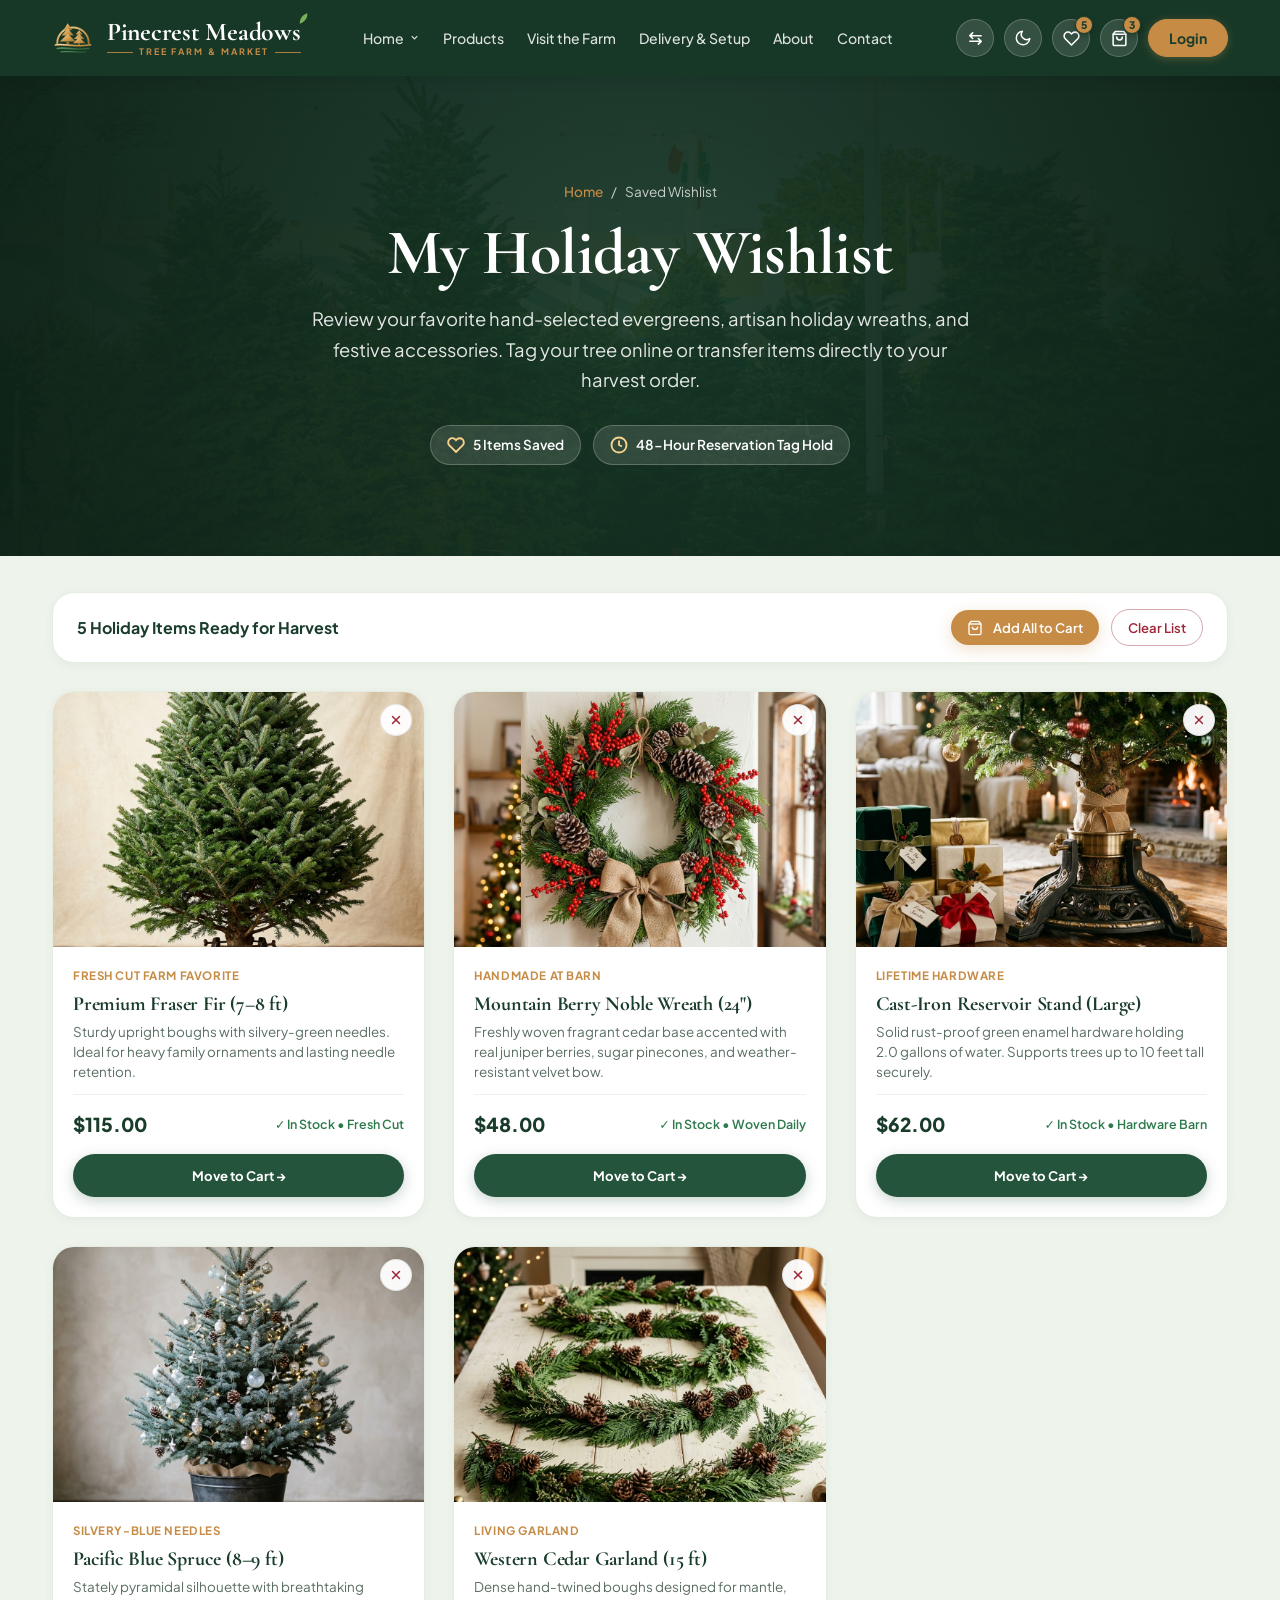
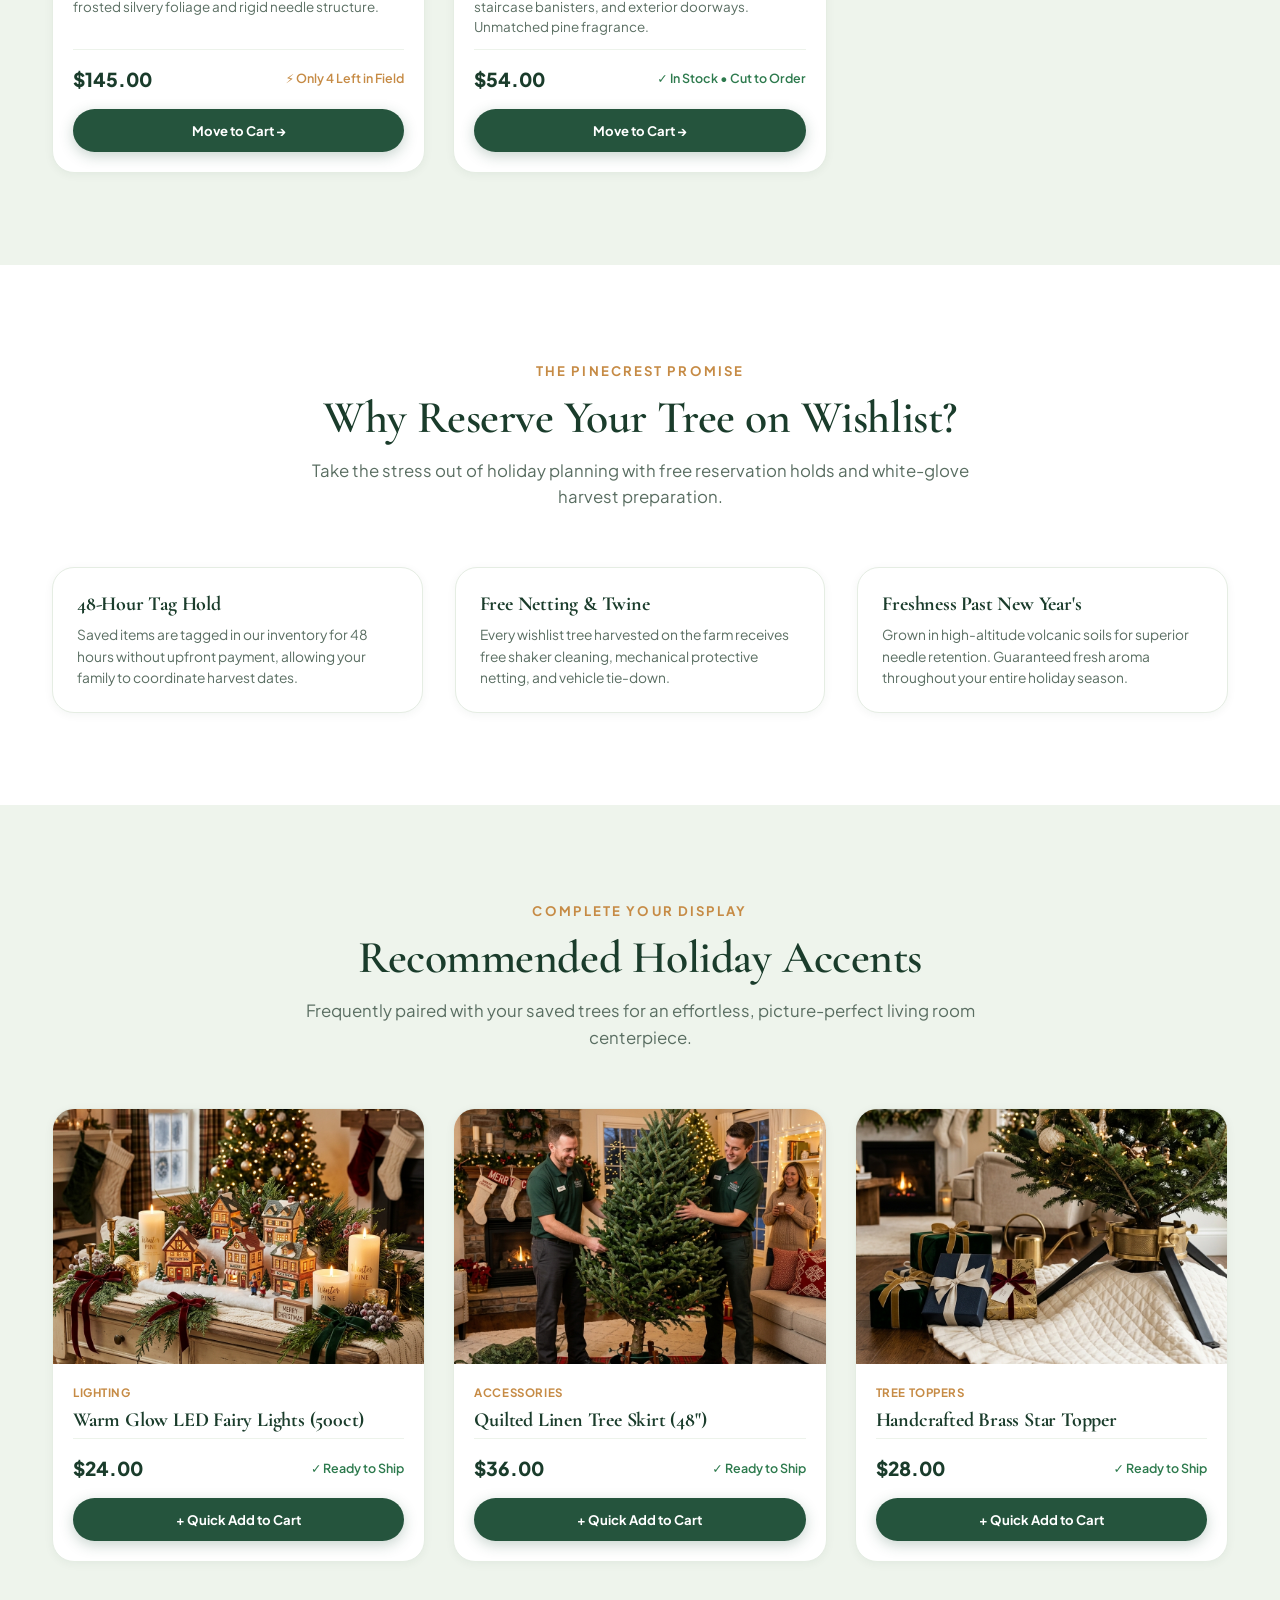
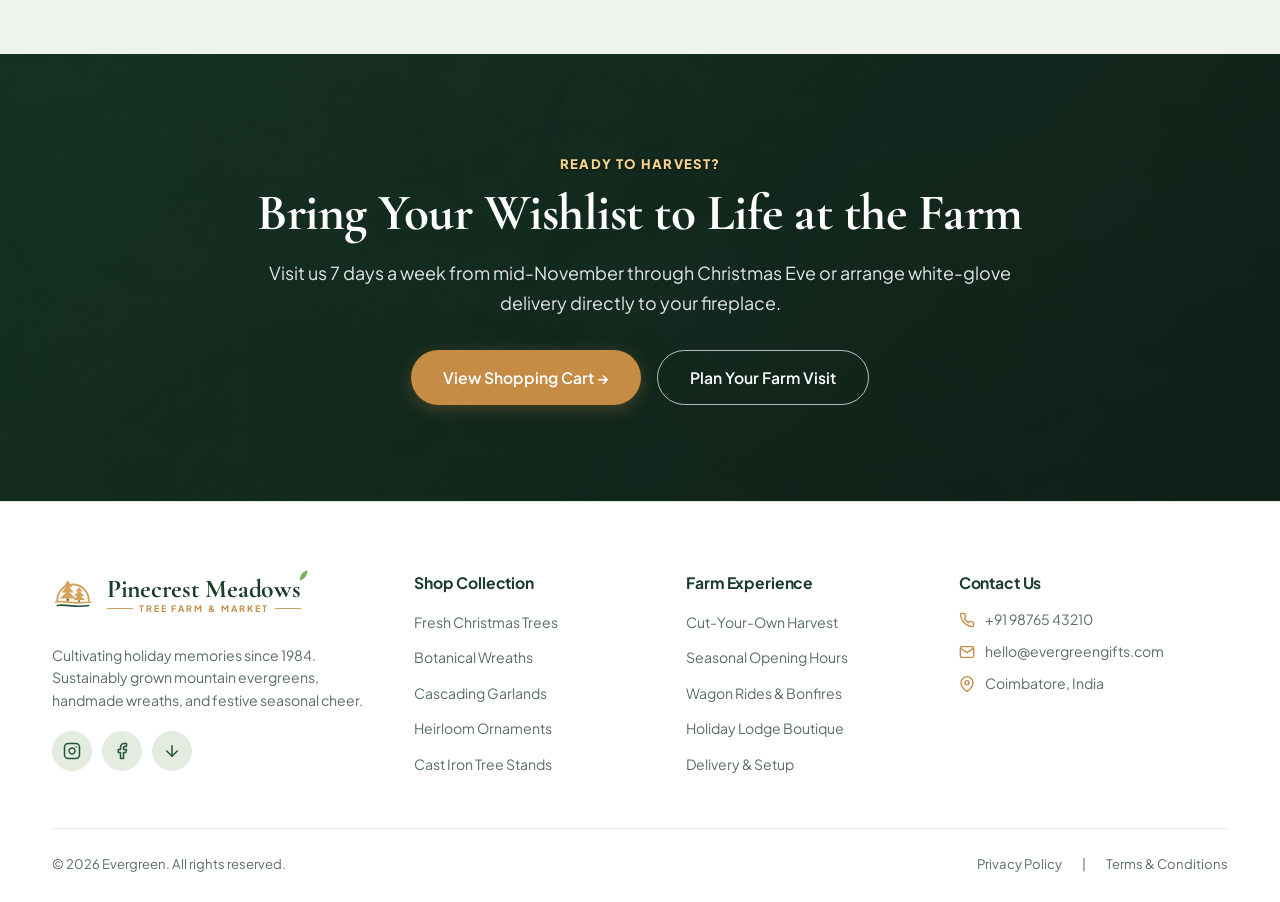
<file: wishlist.html>
<!DOCTYPE html>
<html lang="en" dir="ltr" data-theme="light">
<head>
  <meta charset="UTF-8">
  <meta name="viewport" content="width=device-width, initial-scale=1.0">
  <title>My Holiday Wishlist | Pinecrest Meadows Tree Farm</title>
  <meta name="description" content="View and manage your saved Christmas trees, handcrafted wreaths, and holiday accents. Reserve your favorite trees for farm harvest or white-glove home delivery.">
  
  <!-- Favicon -->
  <link rel="icon" type="image/svg+xml" href="assets/images/favicon.svg">

  <!-- Main Stylesheet -->
  <link rel="stylesheet" href="assets/css/style.css">
</head>
<body>

  <!-- Attractive Holiday Page Preloader -->
  <div class="pm-page-loader" id="page-loader" aria-hidden="true">
    <div class="pm-loader-particles">
      <div class="pm-loader-particle"></div>
      <div class="pm-loader-particle"></div>
      <div class="pm-loader-particle"></div>
      <div class="pm-loader-particle"></div>
      <div class="pm-loader-particle"></div>
    </div>
    <div class="pm-loader-inner">
      <div class="pm-loader-emblem">
        <div class="pm-loader-ring"></div>
        <div class="pm-loader-ring-inner"></div>
        <div class="pm-loader-icon">
          <svg viewBox="0 0 24 24" fill="currentColor">
            <path d="M12 2L15 8H13L16 13H14L18 19H6L10 13H8L11 8H9L12 2Z"/>
            <rect x="11" y="19" width="2" height="3" fill="#D4A017"/>
            <polygon points="12,1 12.8,2.8 14.8,2.8 13.2,4 13.8,5.8 12,4.6 10.2,5.8 10.8,4 9.2,2.8 11.2,2.8" fill="#FFF3C4"/>
          </svg>
        </div>
      </div>
      <h2 class="pm-loader-title">Pinecrest Meadows</h2>
      <p class="pm-loader-subtitle">Fresh Evergreen Harvest &bull; Est. 1984</p>
      <div class="pm-loader-progress-track">
        <div class="pm-loader-progress-bar"></div>
      </div>
    </div>
  </div>

  <!-- ==========================================================================
       SITE HEADER (Deep Evergreen Navbar with Icons)
       ========================================================================== -->
  <header class="site-header" id="site-header">
    <div class="container">
      <nav class="navbar" aria-label="Main Navigation">
        
        <!-- Left: Brand Logo -->
        <a href="index.html" class="brand-logo" id="main-logo" aria-label="Pinecrest Meadows Tree Farm & Market">
          <div class="brand-emblem" aria-hidden="true">
            <svg width="42" height="42" viewBox="0 0 48 48" fill="none" xmlns="http://www.w3.org/2000/svg">
              <defs>
                <linearGradient id="treeGold" x1="0%" y1="0%" x2="100%" y2="100%">
                  <stop offset="0%" stop-color="#F6D799" />
                  <stop offset="50%" stop-color="#D4A359" />
                  <stop offset="100%" stop-color="#A27129" />
                </linearGradient>
                <linearGradient id="hillGreen" x1="0%" y1="0%" x2="100%" y2="100%">
                  <stop offset="0%" stop-color="#5B9760" />
                  <stop offset="100%" stop-color="#245132" />
                </linearGradient>
              </defs>
              <path d="M 6 30 A 18 18 0 1 1 42 30" stroke="url(#treeGold)" stroke-width="2.2" stroke-linecap="round" fill="none" />
              <path d="M 18 7 L 13 15 L 23 15 Z" fill="url(#treeGold)" />
              <path d="M 18 13 L 11 21 L 25 21 Z" fill="url(#treeGold)" />
              <path d="M 18 19 L 9 28 L 27 28 Z" fill="url(#treeGold)" />
              <rect x="16.5" y="28" width="3" height="3" fill="#A27129" />
              <path d="M 31 15 L 27 20 L 35 20 Z" fill="url(#treeGold)" />
              <path d="M 31 19 L 25 25 L 37 25 Z" fill="url(#treeGold)" />
              <path d="M 31 23 L 24 30 L 38 30 Z" fill="url(#treeGold)" />
              <rect x="30" y="30" width="2" height="2" fill="#A27129" />
              <path d="M 4 32 C 14 30, 24 35, 44 32" stroke="url(#treeGold)" stroke-width="2" stroke-linecap="round" fill="none" />
              <path d="M 6 36 C 16 34, 26 39, 42 36" stroke="url(#hillGreen)" stroke-width="1.8" stroke-linecap="round" fill="none" />
              <path d="M 10 40 C 18 38, 28 42, 38 40" stroke="url(#hillGreen)" stroke-width="1.4" stroke-linecap="round" fill="none" />
            </svg>
          </div>
          <div class="brand-text">
            <div class="brand-name">
              Pinecrest Meadow<span class="brand-leaf-wrap">s<svg class="brand-leaf-icon" viewBox="0 0 20 20" fill="currentColor"><path d="M3 17 C 8 16, 17 12, 17 3 C 10 4, 4 9, 3 17 Z M 7 13 C 11 9, 14 6, 14 6" fill="#78B159"/></svg></span>
            </div>
            <div class="brand-tagline">
              <span class="tagline-rule"></span>
              <span class="tagline-text">TREE FARM &amp; MARKET</span>
              <span class="tagline-rule"></span>
            </div>
          </div>
        </a>

        <!-- Center: Nav Menu -->
        <ul class="nav-menu" id="desktop-nav-menu">
          <li class="nav-item nav-item-dropdown">
            <a href="index.html" class="nav-link" id="nav-home-link" aria-haspopup="true" aria-expanded="false">
              Home
              <svg width="11" height="11" viewBox="0 0 24 24" fill="none" stroke="currentColor" stroke-width="2.5"><polyline points="6 9 12 15 18 9"></polyline></svg>
            </a>
            <div class="dropdown-menu" aria-label="Home Pages Submenu">
              <a href="index.html" class="dropdown-link">Home 1 (Farm &amp; Market)</a>
              <a href="home-2.html" class="dropdown-link">Home 2 (Winter Lodge)</a>
            </div>
          </li>
          <li class="nav-item">
            <a href="products.html" class="nav-link" id="nav-products-link">Products</a>
          </li>
          <li class="nav-item">
            <a href="visit-farm.html" class="nav-link" id="nav-visit-link">Visit the Farm</a>
          </li>
          <li class="nav-item">
            <a href="delivery-setup.html" class="nav-link" id="nav-delivery-link">Delivery &amp; Setup</a>
          </li>
          <li class="nav-item">
            <a href="about.html" class="nav-link" id="nav-about-link">About</a>
          </li>
          <li class="nav-item">
            <a href="contact.html" class="nav-link" id="nav-contact-link">Contact</a>
          </li>
        </ul>

        <!-- Right: Actions (RTL, Theme, Wishlist, Cart, Login, Hamburger) -->
        <div class="nav-actions">
          
          <!-- 1. RTL Toggle (⇄) -->
          <button class="nav-circle-btn" id="rtl-toggle" title="Switch RTL/LTR" aria-label="Toggle Direction">
            <svg width="17" height="17" viewBox="0 0 24 24" fill="none" stroke="currentColor" stroke-width="2.2" stroke-linecap="round" stroke-linejoin="round">
              <path d="M4 8h16M4 8l4-4M4 8l4 4M20 16H4m16 0l-4-4m4 4l-4 4"></path>
            </svg>
          </button>

          <!-- 2. Light / Dark Theme Toggle (🌙) -->
          <button class="nav-circle-btn" id="theme-toggle" title="Switch Theme" aria-label="Toggle Theme">
            <svg width="17" height="17" viewBox="0 0 24 24" fill="none" stroke="currentColor" stroke-width="2.2" stroke-linecap="round" stroke-linejoin="round">
              <path d="M21 12.79A9 9 0 1 1 11.21 3 7 7 0 0 0 21 12.79z"></path>
            </svg>
          </button>

          <!-- 3. Wishlist Button (♡ 5) -->
          <a href="wishlist.html" class="nav-circle-btn active" id="wishlist-btn" title="Saved Favorites" aria-label="View Wishlist">
            <svg width="17" height="17" viewBox="0 0 24 24" fill="none" stroke="currentColor" stroke-width="2.2" stroke-linecap="round" stroke-linejoin="round">
              <path d="M20.84 4.61a5.5 5.5 0 0 0-7.78 0L12 5.67l-1.06-1.06a5.5 5.5 0 0 0-7.78 7.78l1.06 1.06L12 21.23l7.78-7.78 1.06-1.06a5.5 5.5 0 0 0 0-7.78z"></path>
            </svg>
            <span class="nav-badge" id="wishlist-count-badge">5</span>
          </a>

          <!-- 4. Cart Button (🛍 3) -->
          <a href="cart.html" class="nav-circle-btn" id="cart-btn" title="View Basket" aria-label="View Shopping Basket">
            <svg width="17" height="17" viewBox="0 0 24 24" fill="none" stroke="currentColor" stroke-width="2.2" stroke-linecap="round" stroke-linejoin="round">
              <path d="M6 2L3 6v14a2 2 0 0 0 2 2h14a2 2 0 0 0 2-2V6l-3-4z"></path>
              <line x1="3" y1="6" x2="21" y2="6"></line>
              <path d="M16 10a4 4 0 0 1-8 0"></path>
            </svg>
            <span class="nav-badge cart-badge" id="cart-count-badge">3</span>
          </a>

          <!-- 5. Login Pill Button -->
          <a href="login.html" class="nav-pill-btn nav-login-pill" id="nav-login-btn">
            Login
          </a>

          <!-- Mobile Hamburger -->
          <button class="hamburger-btn" id="hamburger-btn" aria-label="Toggle Mobile Menu" aria-expanded="false" aria-controls="mobile-drawer">
            <span></span>
            <span></span>
            <span></span>
          </button>
        </div>
      </nav>
    </div>
  </header>

  <!-- Mobile Drawer Overlay -->
  <div class="drawer-backdrop" id="drawer-backdrop"></div>

  <!-- Mobile Navigation Drawer -->
  <aside class="mobile-drawer" id="mobile-drawer" aria-label="Mobile Menu" aria-hidden="true">
    <div class="drawer-header">
      <a href="index.html" class="brand-logo" aria-label="Pinecrest Meadows">
        <div class="brand-emblem" aria-hidden="true">
          <svg width="34" height="34" viewBox="0 0 48 48" fill="none" xmlns="http://www.w3.org/2000/svg">
            <path d="M 6 30 A 18 18 0 1 1 42 30" stroke="#D4A359" stroke-width="2.2" stroke-linecap="round" fill="none" />
            <path d="M 18 7 L 13 15 L 23 15 Z" fill="#D4A359" />
            <path d="M 18 13 L 11 21 L 25 21 Z" fill="#D4A359" />
            <path d="M 18 19 L 9 28 L 27 28 Z" fill="#D4A359" />
            <rect x="16.5" y="28" width="3" height="3" fill="#A27129" />
            <path d="M 31 15 L 27 20 L 35 20 Z" fill="#D4A359" />
            <path d="M 31 19 L 25 25 L 37 25 Z" fill="#D4A359" />
            <path d="M 31 23 L 24 30 L 38 30 Z" fill="#D4A359" />
            <rect x="30" y="30" width="2" height="2" fill="#A27129" />
            <path d="M 4 32 C 14 30, 24 35, 44 32" stroke="#D4A359" stroke-width="2" stroke-linecap="round" fill="none" />
            <path d="M 6 36 C 16 34, 26 39, 42 36" stroke="#245132" stroke-width="1.8" stroke-linecap="round" fill="none" />
          </svg>
        </div>
        <div class="brand-text">
          <div class="brand-name">Pinecrest Meadows</div>
        </div>
      </a>
      <button class="drawer-close-btn" id="drawer-close-btn" aria-label="Close menu">
        <svg width="20" height="20" viewBox="0 0 24 24" fill="none" stroke="currentColor" stroke-width="2" stroke-linecap="round" stroke-linejoin="round">
          <line x1="18" y1="6" x2="6" y2="18"></line>
          <line x1="6" y1="6" x2="18" y2="18"></line>
        </svg>
      </button>
    </div>

    <!-- Quick Action Icons in Drawer -->
    <div class="drawer-quick-actions">
      <button class="nav-circle-btn rtl-toggle-btn" id="drawer-rtl-toggle" title="Switch RTL/LTR" aria-label="Toggle Direction">
        <svg width="17" height="17" viewBox="0 0 24 24" fill="none" stroke="currentColor" stroke-width="2" stroke-linecap="round" stroke-linejoin="round">
          <polyline points="16 3 21 8 16 13"></polyline>
          <line x1="21" y1="8" x2="9" y2="8"></line>
          <polyline points="8 21 3 16 8 11"></polyline>
          <line x1="3" y1="16" x2="15" y2="16"></line>
        </svg>
      </button>
      <button class="nav-circle-btn theme-toggle-btn" id="drawer-theme-toggle" title="Switch Theme" aria-label="Toggle Theme">
        <svg width="17" height="17" viewBox="0 0 24 24" fill="none" stroke="currentColor" stroke-width="2" stroke-linecap="round" stroke-linejoin="round">
          <path d="M21 12.79A9 9 0 1 1 11.21 3 7 7 0 0 0 21 12.79z"></path>
        </svg>
      </button>
      <a href="wishlist.html" class="nav-circle-btn" title="Saved Favorites" aria-label="View Wishlist">
        <svg width="17" height="17" viewBox="0 0 24 24" fill="none" stroke="currentColor" stroke-width="2" stroke-linecap="round" stroke-linejoin="round">
          <path d="M20.84 4.61a5.5 5.5 0 0 0-7.78 0L12 5.67l-1.06-1.06a5.5 5.5 0 0 0-7.78 7.78l1.06 1.06L12 21.23l7.78-7.78 1.06-1.06a5.5 5.5 0 0 0 0-7.78z"></path>
        </svg>
        <span class="nav-badge">5</span>
      </a>
      <a href="cart.html" class="nav-circle-btn" title="View Basket" aria-label="View Shopping Basket">
        <svg width="17" height="17" viewBox="0 0 24 24" fill="none" stroke="currentColor" stroke-width="2" stroke-linecap="round" stroke-linejoin="round">
          <path d="M6 2L3 6v14a2 2 0 0 0 2 2h14a2 2 0 0 0 2-2V6l-3-4z"></path>
          <line x1="3" y1="6" x2="21" y2="6"></line>
          <path d="M16 10a4 4 0 0 1-8 0"></path>
        </svg>
        <span class="nav-badge cart-badge">3</span>
      </a>
    </div>

    <nav class="drawer-links">
      <div class="drawer-link-group">
        <span class="drawer-link">
          Home
          <svg width="14" height="14" viewBox="0 0 24 24" fill="none" stroke="currentColor" stroke-width="2"><polyline points="6 9 12 15 18 9"></polyline></svg>
        </span>
        <div class="drawer-sublinks">
          <a href="index.html" class="drawer-sublink">Home 1 (Farm &amp; Market)</a>
          <a href="home-2.html" class="drawer-sublink">Home 2 (Winter Lodge)</a>
        </div>
      </div>
      <a href="products.html" class="drawer-link">Products</a>
      <a href="visit-farm.html" class="drawer-link">Visit the Farm</a>
      <a href="delivery-setup.html" class="drawer-link">Delivery &amp; Setup</a>
      <a href="about.html" class="drawer-link">About</a>
      <a href="contact.html" class="drawer-link">Contact</a>
      <div style="display:flex; gap:10px; margin-top:10px; padding:4px 0;">
        <a href="login.html" class="nav-pill-btn nav-login-pill" style="flex:1; text-align:center;">Login</a>
        <a href="register.html" class="nav-pill-btn nav-signup-pill" style="flex:1; text-align:center;">Sign Up</a>
      </div>
    </nav>

    <div class="drawer-footer">
      <div style="font-size:0.8rem; color:var(--text-muted); text-align:center; padding: 4px 0;">
        🌲 Open Daily 9 AM – 7 PM • 📞 (555) 789-2425
      </div>
    </div>
  </aside>

  <!-- Main Content Flow -->
  <main id="main-content">

    <!-- ==========================================================================
         SECTION 1: HERO (Standardized Inner Page Height)
         ========================================================================== -->
    <section class="prod-hero-section page-hero-section" id="hero">
      <img src="assets/images/products/products-hero.jpg" alt="Snow-covered Christmas tree farm at dawn" class="prod-hero-bg">
      <div class="prod-hero-overlay"></div>

      <div class="container">
        <div class="prod-hero-content">
          <!-- Breadcrumbs -->
          <div class="prod-breadcrumb">
            <a href="index.html">Home</a>
            <span class="prod-breadcrumb-sep">/</span>
            <span>Saved Wishlist</span>
          </div>

          <!-- Page Title -->
          <h1 class="prod-hero-title">My Holiday Wishlist</h1>

          <!-- Page Subtitle -->
          <p class="prod-hero-subtitle">
            Review your favorite hand-selected evergreens, artisan holiday wreaths, and festive accessories. Tag your tree online or transfer items directly to your harvest order.
          </p>

          <!-- Badges Strip -->
          <div class="prod-hero-badges">
            <div class="prod-hero-badge">
              <svg width="18" height="18" viewBox="0 0 24 24" fill="none" stroke="currentColor" stroke-width="2.5">
                <path d="M20.84 4.61a5.5 5.5 0 0 0-7.78 0L12 5.67l-1.06-1.06a5.5 5.5 0 0 0-7.78 7.78l1.06 1.06L12 21.23l7.78-7.78 1.06-1.06a5.5 5.5 0 0 0 0-7.78z"></path>
              </svg>
              <span id="wishlist-total-count">5 Items Saved</span>
            </div>
            <div class="prod-hero-badge">
              <svg width="18" height="18" viewBox="0 0 24 24" fill="none" stroke="currentColor" stroke-width="2.5">
                <circle cx="12" cy="12" r="10"></circle>
                <polyline points="12 6 12 12 16 14"></polyline>
              </svg>
              <span>48-Hour Reservation Tag Hold</span>
            </div>
          </div>
        </div>
      </div>
    </section>

    <!-- ==========================================================================
         SECTION 2: WISHLIST ITEMS GRID & CONTROLS
         ========================================================================== -->
    <section class="prod-section bg-alt" id="wishlist-items-section">
      <div class="container">
        
        <!-- Action Summary Bar -->
        <div class="wishlist-bar">
          <div class="wishlist-count-text">
            <span id="wishlist-display-count">5</span> Holiday Items Ready for Harvest
          </div>
          <div class="wishlist-bar-actions">
            <button class="btn btn-outline btn-sm" onclick="shareWishlist()">
              <svg width="16" height="16" viewBox="0 0 24 24" fill="none" stroke="currentColor" stroke-width="2">
                <circle cx="18" cy="5" r="3"></circle>
                <circle cx="6" cy="12" r="3"></circle>
                <circle cx="18" cy="19" r="3"></circle>
                <line x1="8.59" y1="13.51" x2="15.42" y2="17.49"></line>
                <line x1="15.41" y1="6.51" x2="8.59" y2="10.49"></line>
              </svg>
              <span>Share Wishlist</span>
            </button>
            <button class="btn btn-caramel btn-sm" onclick="addAllToCart()">
              <svg width="16" height="16" viewBox="0 0 24 24" fill="none" stroke="currentColor" stroke-width="2">
                <path d="M6 2L3 6v14a2 2 0 0 0 2 2h14a2 2 0 0 0 2-2V6l-3-4z"></path>
                <line x1="3" y1="6" x2="21" y2="6"></line>
                <path d="M16 10a4 4 0 0 1-8 0"></path>
              </svg>
              <span>Add All to Cart</span>
            </button>
            <button class="btn btn-outline btn-sm" style="color: var(--holiday-burgundy); border-color: rgba(158, 38, 56, 0.4);" onclick="clearWishlist()">
              <span>Clear List</span>
            </button>
          </div>
        </div>

        <!-- 5 Saved Wishlist Cards -->
        <div class="wishlist-grid" id="wishlist-cards-container">
          
          <!-- Card 1: Fraser Fir -->
          <article class="wishlist-card" id="wishlist-card-1">
            <div class="wishlist-media">
              <img src="assets/images/products/tree-fraser-fir.jpg" alt="Premium Fraser Fir Christmas Tree" loading="lazy">
              <button class="wishlist-remove-btn" title="Remove from wishlist" aria-label="Remove item" onclick="removeWishlistItem('wishlist-card-1')">
                <svg width="14" height="14" viewBox="0 0 24 24" fill="none" stroke="currentColor" stroke-width="2.5" stroke-linecap="round" stroke-linejoin="round">
                  <line x1="18" y1="6" x2="6" y2="18"></line>
                  <line x1="6" y1="6" x2="18" y2="18"></line>
                </svg>
              </button>
            </div>
            <div class="wishlist-body">
              <div class="wishlist-tag">Fresh Cut Farm Favorite</div>
              <h3 class="wishlist-title"><a href="products.html">Premium Fraser Fir (7–8 ft)</a></h3>
              <p style="font-size: 0.84rem; color: var(--text-muted); line-height: 1.5; margin-bottom: 12px;">
                Sturdy upright boughs with silvery-green needles. Ideal for heavy family ornaments and lasting needle retention.
              </p>
              <div class="wishlist-price-row">
                <div class="wishlist-price">$115.00</div>
                <div class="wishlist-stock">✓ In Stock &bull; Fresh Cut</div>
              </div>
              <button class="btn btn-forest btn-sm wishlist-btn-add" onclick="moveItemToCart('wishlist-card-1', 'Premium Fraser Fir (7–8 ft)', 115.00)">
                <span>Move to Cart &rarr;</span>
              </button>
            </div>
          </article>

          <!-- Card 2: Mountain Berry Wreath -->
          <article class="wishlist-card" id="wishlist-card-2">
            <div class="wishlist-media">
              <img src="assets/images/products/wreath-berry.jpg" alt="Handcrafted Mountain Berry Holiday Wreath" loading="lazy">
              <button class="wishlist-remove-btn" title="Remove from wishlist" aria-label="Remove item" onclick="removeWishlistItem('wishlist-card-2')">
                <svg width="14" height="14" viewBox="0 0 24 24" fill="none" stroke="currentColor" stroke-width="2.5" stroke-linecap="round" stroke-linejoin="round">
                  <line x1="18" y1="6" x2="6" y2="18"></line>
                  <line x1="6" y1="6" x2="18" y2="18"></line>
                </svg>
              </button>
            </div>
            <div class="wishlist-body">
              <div class="wishlist-tag">Handmade at Barn</div>
              <h3 class="wishlist-title"><a href="products.html">Mountain Berry Noble Wreath (24")</a></h3>
              <p style="font-size: 0.84rem; color: var(--text-muted); line-height: 1.5; margin-bottom: 12px;">
                Freshly woven fragrant cedar base accented with real juniper berries, sugar pinecones, and weather-resistant velvet bow.
              </p>
              <div class="wishlist-price-row">
                <div class="wishlist-price">$48.00</div>
                <div class="wishlist-stock">✓ In Stock &bull; Woven Daily</div>
              </div>
              <button class="btn btn-forest btn-sm wishlist-btn-add" onclick="moveItemToCart('wishlist-card-2', 'Mountain Berry Noble Wreath (24&quot;)', 48.00)">
                <span>Move to Cart &rarr;</span>
              </button>
            </div>
          </article>

          <!-- Card 3: Heavy-Duty Cast-Iron Stand -->
          <article class="wishlist-card" id="wishlist-card-3">
            <div class="wishlist-media">
              <img src="assets/images/products/decor-stand.jpg" alt="Cast Iron Heavy Duty Tree Stand" loading="lazy">
              <button class="wishlist-remove-btn" title="Remove from wishlist" aria-label="Remove item" onclick="removeWishlistItem('wishlist-card-3')">
                <svg width="14" height="14" viewBox="0 0 24 24" fill="none" stroke="currentColor" stroke-width="2.5" stroke-linecap="round" stroke-linejoin="round">
                  <line x1="18" y1="6" x2="6" y2="18"></line>
                  <line x1="6" y1="6" x2="18" y2="18"></line>
                </svg>
              </button>
            </div>
            <div class="wishlist-body">
              <div class="wishlist-tag">Lifetime Hardware</div>
              <h3 class="wishlist-title"><a href="products.html">Cast-Iron Reservoir Stand (Large)</a></h3>
              <p style="font-size: 0.84rem; color: var(--text-muted); line-height: 1.5; margin-bottom: 12px;">
                Solid rust-proof green enamel hardware holding 2.0 gallons of water. Supports trees up to 10 feet tall securely.
              </p>
              <div class="wishlist-price-row">
                <div class="wishlist-price">$62.00</div>
                <div class="wishlist-stock">✓ In Stock &bull; Hardware Barn</div>
              </div>
              <button class="btn btn-forest btn-sm wishlist-btn-add" onclick="moveItemToCart('wishlist-card-3', 'Cast-Iron Reservoir Stand (Large)', 62.00)">
                <span>Move to Cart &rarr;</span>
              </button>
            </div>
          </article>

          <!-- Card 4: Pacific Blue Spruce -->
          <article class="wishlist-card" id="wishlist-card-4">
            <div class="wishlist-media">
              <img src="assets/images/products/tree-blue-spruce.jpg" alt="Pacific Blue Spruce Christmas Tree" loading="lazy">
              <button class="wishlist-remove-btn" title="Remove from wishlist" aria-label="Remove item" onclick="removeWishlistItem('wishlist-card-4')">
                <svg width="14" height="14" viewBox="0 0 24 24" fill="none" stroke="currentColor" stroke-width="2.5" stroke-linecap="round" stroke-linejoin="round">
                  <line x1="18" y1="6" x2="6" y2="18"></line>
                  <line x1="6" y1="6" x2="18" y2="18"></line>
                </svg>
              </button>
            </div>
            <div class="wishlist-body">
              <div class="wishlist-tag">Silvery-Blue Needles</div>
              <h3 class="wishlist-title"><a href="products.html">Pacific Blue Spruce (8–9 ft)</a></h3>
              <p style="font-size: 0.84rem; color: var(--text-muted); line-height: 1.5; margin-bottom: 12px;">
                Stately pyramidal silhouette with breathtaking frosted silvery foliage and rigid needle structure.
              </p>
              <div class="wishlist-price-row">
                <div class="wishlist-price">$145.00</div>
                <div class="wishlist-stock" style="color: var(--caramel-gold);">⚡ Only 4 Left in Field</div>
              </div>
              <button class="btn btn-forest btn-sm wishlist-btn-add" onclick="moveItemToCart('wishlist-card-4', 'Pacific Blue Spruce (8–9 ft)', 145.00)">
                <span>Move to Cart &rarr;</span>
              </button>
            </div>
          </article>

          <!-- Card 5: Western Cedar Garland -->
          <article class="wishlist-card" id="wishlist-card-5">
            <div class="wishlist-media">
              <img src="assets/images/products/garland-cedar.jpg" alt="Fresh Western Cedar and Eucalyptus Garland" loading="lazy">
              <button class="wishlist-remove-btn" title="Remove from wishlist" aria-label="Remove item" onclick="removeWishlistItem('wishlist-card-5')">
                <svg width="14" height="14" viewBox="0 0 24 24" fill="none" stroke="currentColor" stroke-width="2.5" stroke-linecap="round" stroke-linejoin="round">
                  <line x1="18" y1="6" x2="6" y2="18"></line>
                  <line x1="6" y1="6" x2="18" y2="18"></line>
                </svg>
              </button>
            </div>
            <div class="wishlist-body">
              <div class="wishlist-tag">Living Garland</div>
              <h3 class="wishlist-title"><a href="products.html">Western Cedar Garland (15 ft)</a></h3>
              <p style="font-size: 0.84rem; color: var(--text-muted); line-height: 1.5; margin-bottom: 12px;">
                Dense hand-twined boughs designed for mantle, staircase banisters, and exterior doorways. Unmatched pine fragrance.
              </p>
              <div class="wishlist-price-row">
                <div class="wishlist-price">$54.00</div>
                <div class="wishlist-stock">✓ In Stock &bull; Cut to Order</div>
              </div>
              <button class="btn btn-forest btn-sm wishlist-btn-add" onclick="moveItemToCart('wishlist-card-5', 'Western Cedar Garland (15 ft)', 54.00)">
                <span>Move to Cart &rarr;</span>
              </button>
            </div>
          </article>

        </div>

      </div>
    </section>

    <!-- ==========================================================================
         SECTION 3: WISHLIST PERKS & RESERVATION GUARANTEE
         ========================================================================== -->
    <section class="prod-section" id="perks">
      <div class="container">
        <div class="section-header">
          <span class="eyebrow">The Pinecrest Promise</span>
          <h2 class="section-title">Why Reserve Your Tree on Wishlist?</h2>
          <p class="section-subtitle">
            Take the stress out of holiday planning with free reservation holds and white-glove harvest preparation.
          </p>
        </div>

        <div class="visit-info-strip-grid">
          <div class="visit-info-box">
            <div class="visit-info-body">
              <h3 class="visit-info-title">48-Hour Tag Hold</h3>
              <p class="visit-info-text">
                Saved items are tagged in our inventory for 48 hours without upfront payment, allowing your family to coordinate harvest dates.
              </p>
            </div>
          </div>
          <div class="visit-info-box">
            <div class="visit-info-body">
              <h3 class="visit-info-title">Free Netting &amp; Twine</h3>
              <p class="visit-info-text">
                Every wishlist tree harvested on the farm receives free shaker cleaning, mechanical protective netting, and vehicle tie-down.
              </p>
            </div>
          </div>
          <div class="visit-info-box">
            <div class="visit-info-body">
              <h3 class="visit-info-title">Freshness Past New Year's</h3>
              <p class="visit-info-text">
                Grown in high-altitude volcanic soils for superior needle retention. Guaranteed fresh aroma throughout your entire holiday season.
              </p>
            </div>
          </div>
        </div>
      </div>
    </section>

    <!-- ==========================================================================
         SECTION 4: RECOMMENDATIONS (You May Also Love)
         ========================================================================== -->
    <section class="prod-section bg-alt" id="recommendations">
      <div class="container">
        <div class="section-header">
          <span class="eyebrow">Complete Your Display</span>
          <h2 class="section-title">Recommended Holiday Accents</h2>
          <p class="section-subtitle">
            Frequently paired with your saved trees for an effortless, picture-perfect living room centerpiece.
          </p>
        </div>

        <div class="wishlist-grid">
          <div class="wishlist-card">
            <div class="wishlist-media">
              <img src="assets/images/products/decor-lights.jpg" alt="Warm Glow LED Micro Fairy Lights" loading="lazy">
            </div>
            <div class="wishlist-body">
              <div class="wishlist-tag">Lighting</div>
              <h3 class="wishlist-title"><a href="products.html">Warm Glow LED Fairy Lights (500ct)</a></h3>
              <div class="wishlist-price-row">
                <div class="wishlist-price">$24.00</div>
                <div class="wishlist-stock">✓ Ready to Ship</div>
              </div>
              <button class="btn btn-forest btn-sm wishlist-btn-add" onclick="moveItemToCart('rec-1', 'Warm Glow LED Fairy Lights', 24.00)">
                <span>+ Quick Add to Cart</span>
              </button>
            </div>
          </div>

          <div class="wishlist-card">
            <div class="wishlist-media">
              <img src="assets/images/products/decor-skirt.jpg" alt="Quilted Natural Linen Tree Skirt" loading="lazy">
            </div>
            <div class="wishlist-body">
              <div class="wishlist-tag">Accessories</div>
              <h3 class="wishlist-title"><a href="products.html">Quilted Linen Tree Skirt (48")</a></h3>
              <div class="wishlist-price-row">
                <div class="wishlist-price">$36.00</div>
                <div class="wishlist-stock">✓ Ready to Ship</div>
              </div>
              <button class="btn btn-forest btn-sm wishlist-btn-add" onclick="moveItemToCart('rec-2', 'Quilted Linen Tree Skirt', 36.00)">
                <span>+ Quick Add to Cart</span>
              </button>
            </div>
          </div>

          <div class="wishlist-card">
            <div class="wishlist-media">
              <img src="assets/images/products/decor-topper.jpg" alt="Handcrafted Brass Star Tree Topper" loading="lazy">
            </div>
            <div class="wishlist-body">
              <div class="wishlist-tag">Tree Toppers</div>
              <h3 class="wishlist-title"><a href="products.html">Handcrafted Brass Star Topper</a></h3>
              <div class="wishlist-price-row">
                <div class="wishlist-price">$28.00</div>
                <div class="wishlist-stock">✓ Ready to Ship</div>
              </div>
              <button class="btn btn-forest btn-sm wishlist-btn-add" onclick="moveItemToCart('rec-3', 'Handcrafted Brass Star Topper', 28.00)">
                <span>+ Quick Add to Cart</span>
              </button>
            </div>
          </div>
        </div>
      </div>
    </section>

    <!-- ==========================================================================
         SECTION 5: FINAL CTA
         ========================================================================== -->
    <section class="prod-shopping-cta-section" id="support">
      <img src="assets/images/products/products-cta.jpg" alt="Father and daughter tying Christmas tree to car roof" class="prod-cta-bg-image">
      <div class="prod-cta-overlay"></div>

      <div class="container">
        <div class="prod-cta-inner" style="grid-template-columns: 1fr; text-align: center; max-width: 780px; margin: 0 auto;">
          <div>
            <span class="eyebrow" style="color: #F8D38D; font-weight: 800; letter-spacing: 0.1em; text-transform: uppercase; text-shadow: 0 1px 3px rgba(0,0,0,0.5);">Ready to Harvest?</span>
            <h2 class="prod-cta-title" style="margin-bottom: 16px;">Bring Your Wishlist to Life at the Farm</h2>
            <p class="prod-cta-desc" style="margin-bottom: 32px;">
              Visit us 7 days a week from mid-November through Christmas Eve or arrange white-glove delivery directly to your fireplace.
            </p>

            <div style="display: flex; justify-content: center; gap: 16px; flex-wrap: wrap;">
              <a href="cart.html" class="btn btn-caramel btn-arrow" style="padding: 14px 32px;">
                <span>View Shopping Cart &rarr;</span>
              </a>
              <a href="visit-farm.html" class="btn btn-outline" style="padding: 14px 32px;">
                <span>Plan Your Farm Visit</span>
              </a>
            </div>
          </div>
        </div>
      </div>
    </section>

  </main>

  <!-- ==========================================================================
       FOOTER
       ========================================================================== -->
  <footer class="site-footer">
    <div class="container">
      <div class="footer-top">
        <div class="footer-col footer-col-brand">
          <a href="index.html" class="brand-logo footer-logo" style="margin-bottom:12px;"
            aria-label="Pinecrest Meadows">
            <div class="brand-emblem" aria-hidden="true">
              <svg width="40" height="40" viewBox="0 0 48 48" fill="none" xmlns="http://www.w3.org/2000/svg">
                <path d="M 6 30 A 18 18 0 1 1 42 30" stroke="#D4A359" stroke-width="2.2" stroke-linecap="round"
                  fill="none" />
                <path d="M 18 7 L 13 15 L 23 15 Z" fill="#D4A359" />
                <path d="M 18 13 L 11 21 L 25 21 Z" fill="#D4A359" />
                <path d="M 18 19 L 9 28 L 27 28 Z" fill="#D4A359" />
                <rect x="16.5" y="28" width="3" height="3" fill="#A27129" />
                <path d="M 31 15 L 27 20 L 35 20 Z" fill="#D4A359" />
                <path d="M 31 19 L 25 25 L 37 25 Z" fill="#D4A359" />
                <path d="M 31 23 L 24 30 L 38 30 Z" fill="#D4A359" />
                <rect x="30" y="30" width="2" height="2" fill="#A27129" />
                <path d="M 4 32 C 14 30, 24 35, 44 32" stroke="#D4A359" stroke-width="2" stroke-linecap="round"
                  fill="none" />
                <path d="M 6 36 C 16 34, 26 39, 42 36" stroke="#245132" stroke-width="1.8" stroke-linecap="round"
                  fill="none" />
              </svg>
            </div>
            <div class="brand-text">
              <div class="brand-name">
                Pinecrest Meadow<span class="brand-leaf-wrap">s<svg class="brand-leaf-icon" viewBox="0 0 20 20"
                    fill="currentColor">
                    <path d="M3 17 C 8 16, 17 12, 17 3 C 10 4, 4 9, 3 17 Z M 7 13 C 11 9, 14 6, 14 6" fill="#78B159" />
                  </svg></span>
              </div>
              <div class="brand-tagline">
                <span class="tagline-rule"></span>
                <span class="tagline-text">TREE FARM &amp; MARKET</span>
                <span class="tagline-rule"></span>
              </div>
            </div>
          </a>
          <p class="footer-desc">
            Cultivating holiday memories since 1984. Sustainably grown mountain evergreens, handmade wreaths, and
            festive seasonal cheer.
          </p>
          <div class="footer-socials">
            <a href="#instagram" class="social-icon" aria-label="Follow us on Instagram">
              <svg width="18" height="18" viewBox="0 0 24 24" fill="none" stroke="currentColor" stroke-width="2"
                stroke-linecap="round" stroke-linejoin="round">
                <rect x="2" y="2" width="20" height="20" rx="5" ry="5"></rect>
                <path d="M16 11.37A4 4 0 1 1 12.63 8 4 4 0 0 1 16 11.37z"></path>
                <line x1="17.5" y1="6.5" x2="17.51" y2="6.5"></line>
              </svg>
            </a>
            <a href="#facebook" class="social-icon" aria-label="Follow us on Facebook">
              <svg width="18" height="18" viewBox="0 0 24 24" fill="none" stroke="currentColor" stroke-width="2"
                stroke-linecap="round" stroke-linejoin="round">
                <path d="M18 2h-3a5 5 0 0 0-5 5v3H7v4h3v8h4v-8h3l1-4h-4V7a1 1 0 0 1 1-1h3z"></path>
              </svg>
            </a>
            <a href="#pinterest" class="social-icon" aria-label="Follow us on Pinterest">
              <svg width="18" height="18" viewBox="0 0 24 24" fill="none" stroke="currentColor" stroke-width="2"
                stroke-linecap="round" stroke-linejoin="round">
                <line x1="12" y1="5" x2="12" y2="19"></line>
                <polyline points="19 12 12 19 5 12"></polyline>
              </svg>
            </a>
          </div>
        </div>

        <div class="footer-col">
          <h4 class="footer-col-title">Shop Collection</h4>
          <ul class="footer-links">
            <li><a href="products.html#trees">Fresh Christmas Trees</a></li>
            <li><a href="products.html#wreaths">Botanical Wreaths</a></li>
            <li><a href="products.html#wreaths">Cascading Garlands</a></li>
            <li><a href="products.html#decor">Heirloom Ornaments</a></li>
            <li><a href="products.html#decor">Cast Iron Tree Stands</a></li>
          </ul>
        </div>

        <div class="footer-col">
          <h4 class="footer-col-title">Farm Experience</h4>
          <ul class="footer-links">
            <li><a href="visit-farm.html#experience">Cut-Your-Own Harvest</a></li>
            <li><a href="visit-farm.html#hours">Seasonal Opening Hours</a></li>
            <li><a href="visit-farm.html#expect">Wagon Rides &amp; Bonfires</a></li>
            <li><a href="home-2.html">Holiday Lodge Boutique</a></li>
            <li><a href="delivery-setup.html">Delivery &amp; Setup</a></li>
          </ul>
        </div>

        <div class="footer-col">
          <h4 class="footer-col-title">Contact Us</h4>
          <div class="footer-contact-list">
            <div class="contact-item">
              <svg width="16" height="16" viewBox="0 0 24 24" fill="none" stroke="currentColor" stroke-width="2"><path d="M22 16.92v3a2 2 0 0 1-2.18 2 19.79 19.79 0 0 1-8.63-3.07 19.5 19.5 0 0 1-6-6 19.79 19.79 0 0 1-3.07-8.67A2 2 0 0 1 4.11 2h3a2 2 0 0 1 2 1.72 12.84 12.84 0 0 0 .7 2.81 2 2 0 0 1-.45 2.11L8.09 9.91a16 16 0 0 0 6 6l1.27-1.27a2 2 0 0 1 2.11-.45 12.84 12.84 0 0 0 2.81.7A2 2 0 0 1 22 16.92z"></path></svg>
              <span>+91 98765 43210</span>
            </div>
            <div class="contact-item">
              <svg width="16" height="16" viewBox="0 0 24 24" fill="none" stroke="currentColor" stroke-width="2"><path d="M4 4h16c1.1 0 2 .9 2 2v12c0 1.1-.9 2-2 2H4c-1.1 0-2-.9-2-2V6c0-1.1.9-2 2-2z"></path><polyline points="22,6 12,13 2,6"></polyline></svg>
              <span>hello@evergreengifts.com</span>
            </div>
            <div class="contact-item">
              <svg width="16" height="16" viewBox="0 0 24 24" fill="none" stroke="currentColor" stroke-width="2"><path d="M21 10c0 7-9 13-9 13s-9-6-9-13a9 9 0 0 1 18 0z"></path><circle cx="12" cy="10" r="3"></circle></svg>
              <span>Coimbatore, India</span>
            </div>
          </div>
        </div>
      </div>

      <div class="footer-bottom">
        <div>
          &copy; 2026 Evergreen. All rights reserved.
        </div>
        <div class="footer-bottom-links">
          <a href="#">Privacy Policy</a>
          <span>|</span>
          <a href="#">Terms &amp; Conditions</a>
        </div>
      </div>
    </div>
  </footer>

  <!-- Back to Top Floating Button -->
  <button class="back-to-top" id="back-to-top" aria-label="Scroll back to top" title="Back to top">
    <svg width="20" height="20" viewBox="0 0 24 24" fill="none" stroke="currentColor" stroke-width="2.5"
      stroke-linecap="round" stroke-linejoin="round">
      <line x1="12" y1="19" x2="12" y2="5"></line>
      <polyline points="5 12 12 5 19 12"></polyline>
    </svg>
  </button>

  <!-- Notification Toast Container -->
  <div id="toast-container"></div>

  <!-- Scripts -->
  <script src="assets/js/main.js"></script>
  <script>
    function showToast(msg) {
      if (window.showToast && window.showToast !== showToast) {
        window.showToast(msg);
        return;
      }
      const container = document.getElementById('toast-container');
      const toast = document.createElement('div');
      toast.innerHTML = '<span>' + msg + '</span>';
      container.appendChild(toast);
      setTimeout(() => { toast.style.opacity = '0'; toast.style.transition = 'opacity 0.4s ease'; setTimeout(() => toast.remove(), 400); }, 3000);
    }

    function removeWishlistItem(cardId) {
      const card = document.getElementById(cardId);
      if (card) {
        const titleEl = card.querySelector('.wishlist-title');
        const title = titleEl ? titleEl.textContent.trim() : '';
        const list = window.getWishlist();
        const idx = list.findIndex(it => (typeof it === 'string' ? it : (it.title || '')).toLowerCase() === title.toLowerCase());
        if (idx > -1) {
          list.splice(idx, 1);
          window.saveWishlist(list);
        }
        card.style.opacity = '0';
        card.style.transform = 'scale(0.9)';
        card.style.transition = 'all 0.3s ease';
        setTimeout(() => {
          card.remove();
          updateWishlistCounts();
          showToast('Item removed from your wishlist.');
        }, 300);
      }
    }

    function moveItemToCart(cardId, itemName, price) {
      removeWishlistItem(cardId);
      window.addToCart(itemName, price);
    }

    function addAllToCart() {
      const cards = document.querySelectorAll('#wishlist-cards-container .wishlist-card');
      const count = cards.length;
      if (count === 0) {
        showToast('Your wishlist is already empty!');
        return;
      }
      
      const items = [
        { name: 'Premium Fraser Fir (7–8 ft)', price: 115, img: 'assets/images/products/tree-fraser-fir.jpg' },
        { name: 'Mountain Berry Noble Wreath (24")', price: 48, img: 'assets/images/products/wreath-berry.jpg' },
        { name: 'Grand Cascade Douglas Fir (9–10 ft)', price: 168, img: 'assets/images/products/tree-douglas-fir.jpg' },
        { name: 'Pacific Blue Spruce (8–9 ft)', price: 145, img: 'assets/images/products/tree-balsam-fir.jpg' },
        { name: 'Western Cedar Garland (15 ft)', price: 54, img: 'assets/images/products/garland-cedar.jpg' }
      ];
      items.forEach(it => window.addToCart(it.name, it.price, it.img));
      window.saveWishlist([]);
      document.getElementById('wishlist-cards-container').innerHTML = '<div style="grid-column: 1 / -1; text-align: center; padding: 60px 20px; background: var(--bg-card); border-radius: var(--radius-lg); border: 1px solid var(--card-border);"><h3 style="font-family: var(--font-heading); font-size: 1.6rem; color: var(--text-heading); margin-bottom: 8px;">All Items Added to Cart!</h3><p style="color: var(--text-muted); margin-bottom: 24px;">Your saved items are now in your shopping cart ready for checkout or farm pickup reservation.</p><a href="cart.html" class="btn btn-caramel">Proceed to Shopping Cart &rarr;</a></div>';
      updateWishlistCounts(0);
      showToast('All ' + count + ' items transferred to your cart!');
    }

    function clearWishlist() {
      if (confirm('Are you sure you want to clear your entire wishlist?')) {
        window.saveWishlist([]);
        document.getElementById('wishlist-cards-container').innerHTML = '<div style="grid-column: 1 / -1; text-align: center; padding: 60px 20px; background: var(--bg-card); border-radius: var(--radius-lg); border: 1px solid var(--card-border);"><h3 style="font-family: var(--font-heading); font-size: 1.6rem; color: var(--text-heading); margin-bottom: 8px;">Your Wishlist is Empty</h3><p style="color: var(--text-muted); margin-bottom: 24px;">Browse our catalog of fragrant Oregon evergreens and handcrafted holiday wreaths to save your favorites.</p><a href="products.html" class="btn btn-caramel">Browse Products Catalog &rarr;</a></div>';
        updateWishlistCounts(0);
        showToast('Wishlist cleared.');
      }
    }

    function shareWishlist() {
      navigator.clipboard.writeText(window.location.href);
      showToast('Wishlist share link copied to clipboard!');
    }

    function updateWishlistCounts(override) {
      const remaining = override !== undefined ? override : document.querySelectorAll('#wishlist-cards-container .wishlist-card').length;
      const countSpan = document.getElementById('wishlist-display-count');
      const totalSpan = document.getElementById('wishlist-total-count');
      const badge = document.getElementById('wishlist-count-badge');
      if (countSpan) countSpan.textContent = remaining;
      if (totalSpan) totalSpan.textContent = remaining + ' Items Saved';
      if (badge) badge.textContent = remaining;
    }
  </script>
</body>
</html>
</file>
<file: assets/css/style.css>
/* ==========================================================================
   Pinecrest Meadows — Christmas Tree Farm & Holiday Market
   Home 1 & Home 2 Stylesheet
   ========================================================================== */

@import url('https://fonts.googleapis.com/css2?family=Cormorant+Garamond:ital,wght@0,400;0,500;0,600;0,700;1,400;1,600&family=Plus+Jakarta+Sans:wght@300;400;500;600;700;800&family=Caveat:wght@600;700&display=swap');

/* --- CSS Variables & Design Tokens --- */
:root {
  --font-heading: 'Cormorant Garamond', Georgia, serif;
  --font-body: 'Plus Jakarta Sans', system-ui, -apple-system, BlinkMacSystemFont, 'Segoe UI', Roboto, sans-serif;
  --font-script: 'Caveat', cursive;

  /* Reference Palette */
  --evergreen-dark: #1A3C2B;
  --evergreen-navbar: #183827;
  --forest-green: #25543D;
  --forest-light: #316B4E;
  --caramel-gold: #C68B45;
  --caramel-gold-hover: #B07833;
  --warm-gold-light: #F7EBD9;
  --holiday-burgundy: #9E2638;
  --sage-bg: #EEF4EC;
  --sage-subtle: #E4ECE1;
  --cream-white: #FCFBF7;
  --white: #FFFFFF;
  --dark-text: #213329;
  --muted-text: #5A6E62;

  /* Theme Tokens (Light Mode Default) */
  --bg-body: #FFFFFF;
  --bg-section-alt: #EEF4EC;
  --bg-surface: #FFFFFF;
  --bg-card: #FFFFFF;
  --bg-navbar: #183827;
  --text-navbar: #FFFFFF;
  --text-main: #213329;
  --text-heading: #1A3C2B;
  --text-muted: #5A6E62;
  --border-color: #E2EBE0;
  --border-subtle: #EDF3EB;
  --card-border: #E5EDE3;
  --btn-primary-bg: #C68B45;
  --btn-primary-text: #FFFFFF;
  --btn-primary-hover: #B07833;
  --btn-forest-bg: #25543D;
  --btn-forest-hover: #1A3C2B;

  --shadow-sm: 0 2px 10px rgba(26, 60, 43, 0.05);
  --shadow-md: 0 8px 24px rgba(26, 60, 43, 0.07);
  --shadow-lg: 0 16px 36px rgba(26, 60, 43, 0.10);
  --shadow-hover: 0 20px 40px rgba(26, 60, 43, 0.14);

  --radius-sm: 8px;
  --radius-md: 16px;
  --radius-lg: 22px;
  --radius-xl: 32px;
  --radius-full: 9999px;

  --transition-fast: 0.2s ease;
  --transition-normal: 0.3s cubic-bezier(0.2, 0.8, 0.2, 1);
  --transition-slow: 0.5s cubic-bezier(0.2, 0.8, 0.2, 1);

  --max-width: 1240px;
  --header-height: 76px;
}

/* Dark Theme */
[data-theme="dark"] {
  --bg-body: #0C1710;
  --bg-section-alt: #122218;
  --bg-surface: #16281E;
  --bg-card: #16281E;
  --bg-navbar: #08100B;
  
  /* Critical Dark Remappings for all light-palette tokens */
  --sage-bg: #122218;
  --sage-subtle: #193022;
  --cream-white: #16281E;
  --white: #16281E;
  --dark-text: #EAF0EB;
  --text-navbar: #FFFFFF;
  --text-main: #EAF0EB;
  --text-heading: #F5F8F5;
  --text-muted: #A2B8AA;
  --warm-gold-light: rgba(198, 139, 69, 0.22);
  
  --border-color: #233D2E;
  --border-subtle: #1A2E22;
  --card-border: #233D2E;
  --btn-primary-bg: #D49953;
  --btn-primary-hover: #BE8440;
  --btn-forest-bg: #2E6B4B;
  --btn-forest-hover: #3C855E;
  --shadow-sm: 0 2px 10px rgba(0, 0, 0, 0.4);
  --shadow-md: 0 8px 24px rgba(0, 0, 0, 0.5);
  --shadow-lg: 0 16px 36px rgba(0, 0, 0, 0.6);
  --shadow-hover: 0 20px 40px rgba(0, 0, 0, 0.7);
}

/* Specific Dark Mode Enhancements for Highest Visual Contrast */
[data-theme="dark"] .section-title {
  color: #F5F8F5 !important;
}

[data-theme="dark"] .section-subtitle {
  color: #A2B8AA !important;
}

[data-theme="dark"] .experience-title,
[data-theme="dark"] .product-title,
[data-theme="dark"] .prod-card-title,
[data-theme="dark"] .wreath-title,
[data-theme="dark"] .story-title,
[data-theme="dark"] .team-name,
[data-theme="dark"] .testimonial-author h4,
[data-theme="dark"] .accordion-trigger,
[data-theme="dark"] .pricing-plan-title {
  color: #F5F8F5 !important;
}

[data-theme="dark"] .experience-desc,
[data-theme="dark"] .product-desc,
[data-theme="dark"] .prod-card-desc,
[data-theme="dark"] .wreath-desc,
[data-theme="dark"] .story-text,
[data-theme="dark"] .team-bio,
[data-theme="dark"] .testimonial-text,
[data-theme="dark"] .accordion-content,
[data-theme="dark"] .pricing-plan-desc {
  color: #A2B8AA !important;
}

/* Wishlist & Action Buttons Contrast */
.product-fav-btn,
.prod-icon-btn,
.h2-prod-fav-btn {
  background-color: rgba(255, 255, 255, 0.95) !important;
  color: #1A3C2B !important;
  border: 1px solid rgba(0, 0, 0, 0.08) !important;
}

[data-theme="dark"] .product-fav-btn,
[data-theme="dark"] .prod-icon-btn,
[data-theme="dark"] .h2-prod-fav-btn {
  background-color: rgba(22, 40, 30, 0.95) !important;
  color: #F5F8F5 !important;
  border: 1px solid rgba(255, 255, 255, 0.2) !important;
}

.product-fav-btn.active-fav,
.prod-icon-btn.active-fav,
.h2-prod-fav-btn.active-fav {
  background-color: #E23D57 !important;
  color: #FFFFFF !important;
  border-color: #E23D57 !important;
}

[data-theme="dark"] .product-fav-btn.active-fav,
[data-theme="dark"] .prod-icon-btn.active-fav,
[data-theme="dark"] .h2-prod-fav-btn.active-fav {
  background-color: #E23D57 !important;
  color: #FFFFFF !important;
  border-color: #E23D57 !important;
}

@media (hover: hover) {
  .product-fav-btn:not(.active-fav):hover,
  .prod-icon-btn:not(.active-fav):hover,
  .h2-prod-fav-btn:not(.active-fav):hover {
    background-color: #F0F5F2 !important;
    color: var(--forest-green) !important;
    border-color: var(--forest-green) !important;
    transform: scale(1.08);
  }
}

/* Product Cards & Team Cards in Dark Mode */
[data-theme="dark"] .product-card,
[data-theme="dark"] .prod-card,
[data-theme="dark"] .h2-prod-card,
[data-theme="dark"] .wreath-card,
[data-theme="dark"] .team-card,
[data-theme="dark"] .testimonial-card,
[data-theme="dark"] .experience-card,
[data-theme="dark"] .value-card,
[data-theme="dark"] .contact-info-card,
[data-theme="dark"] .pricing-card {
  background-color: #16281E !important;
  border-color: #233D2E !important;
}

[data-theme="dark"] .prod-shopping-cta-section .team-card {
  background-color: #16281E !important;
  border-color: #2D4C39 !important;
  box-shadow: 0 10px 30px rgba(0, 0, 0, 0.5) !important;
}

/* Input Fields in Dark Mode */
[data-theme="dark"] input,
[data-theme="dark"] select,
[data-theme="dark"] textarea {
  background-color: #122218 !important;
  border-color: #233D2E !important;
  color: #F5F8F5 !important;
}

[data-theme="dark"] input::placeholder,
[data-theme="dark"] textarea::placeholder {
  color: rgba(162, 184, 170, 0.6) !important;
}

/* Dropdowns & Modals in Dark Mode */
[data-theme="dark"] .dropdown-menu {
  background-color: #16281E !important;
  border-color: #233D2E !important;
}

[data-theme="dark"] .dropdown-link {
  color: #EAF0EB !important;
}

[data-theme="dark"] .dropdown-link:hover {
  background-color: #122218 !important;
  color: var(--caramel-gold) !important;
}

/* Filter Pills & Badges in Dark Mode */
[data-theme="dark"] .prod-filter-btn {
  background-color: rgba(20, 48, 34, 0.6) !important;
  border-color: rgba(212, 163, 89, 0.25) !important;
  color: #EAF0EB !important;
}

[data-theme="dark"] .prod-filter-btn:hover {
  border-color: var(--caramel-gold) !important;
  color: #FFFFFF !important;
}

[data-theme="dark"] .prod-filter-btn.active,
.prod-filter-btn.active {
  background-color: var(--caramel-gold) !important;
  border-color: var(--caramel-gold) !important;
  color: #143022 !important;
  font-weight: 700 !important;
  box-shadow: 0 0 0 2px var(--caramel-gold), 0 6px 22px rgba(212, 163, 89, 0.55) !important;
  transform: translateY(-2px);
}

[data-theme="dark"] .prod-spec-pill {
  background-color: #122218 !important;
  border-color: #233D2E !important;
  color: #A2B8AA !important;
}

/* RTL Support */
[dir="rtl"] {
  direction: rtl;
  text-align: right;
}

/* --- Reset & Global --- */
*, *::before, *::after {
  box-sizing: border-box;
  margin: 0;
  padding: 0;
}

html {
  font-size: 16px;
  scroll-behavior: smooth;
  -webkit-text-size-adjust: 100%;
}

body {
  font-family: var(--font-body);
  font-size: 1rem;
  line-height: 1.6;
  color: var(--text-main);
  background-color: var(--bg-body);
  transition: background-color var(--transition-normal), color var(--transition-normal);
  overflow-x: hidden;
  position: relative;
  min-width: 200px;
  width: 100%;
  max-width: 100%;
  word-wrap: break-word;
  overflow-wrap: break-word;
}

img {
  max-width: 100%;
  height: auto;
  display: block;
  object-fit: cover;
}

a {
  color: inherit;
  text-decoration: none;
  transition: color var(--transition-fast);
}

button, input, select, textarea {
  font: inherit;
  color: inherit;
}

button {
  cursor: pointer;
  border: none;
  background: none;
  outline: none;
}

ul, ol {
  list-style: none;
}

/* --- Layout Container --- */
.container {
  width: 100%;
  max-width: var(--max-width);
  margin-left: auto;
  margin-right: auto;
  padding-left: clamp(12px, 3.5vw, 32px);
  padding-right: clamp(12px, 3.5vw, 32px);
  box-sizing: border-box;
}

/* --- Typography --- */
h1, h2, h3, h4, .font-serif {
  font-family: var(--font-heading);
  font-weight: 600;
  line-height: 1.2;
  color: var(--text-heading);
  letter-spacing: -0.01em;
  word-wrap: break-word;
  overflow-wrap: break-word;
}

.eyebrow {
  display: inline-block;
  font-family: var(--font-body);
  font-size: clamp(0.72rem, 1.8vw, 0.82rem);
  font-weight: 700;
  text-transform: uppercase;
  letter-spacing: 0.16em;
  color: var(--caramel-gold);
  margin-bottom: 10px;
}

.section-header {
  text-align: center;
  max-width: 680px;
  margin: 0 auto clamp(36px, 6vw, 56px) auto;
  position: relative;
}

.section-title {
  font-size: clamp(1.6rem, 4vw, 2.85rem);
  font-weight: 600;
  margin-bottom: 12px;
  word-wrap: break-word;
}

.section-subtitle {
  font-size: clamp(0.92rem, 1.8vw, 1.05rem);
  color: var(--text-muted);
  line-height: 1.6;
}

.script-accent {
  font-family: var(--font-script);
  font-size: clamp(1.3rem, 2.5vw, 1.7rem);
  color: var(--caramel-gold);
  transform: rotate(-4deg);
  display: inline-block;
}

/* --- Botanical Corner Flourishes --- */
.botanical-corner {
  position: absolute;
  width: clamp(60px, 12vw, 190px);
  height: auto;
  pointer-events: none;
  user-select: none;
  z-index: 1;
  opacity: 0.9;
  max-width: 25vw;
  overflow: hidden;
}

@media (max-width: 320px) {
  .botanical-corner {
    display: none;
  }
}

.corner-top-left {
  top: 0;
  left: 0;
}

.corner-top-right {
  top: 0;
  right: 0;
}

[dir="rtl"] .corner-top-left {
  left: auto;
  right: 0;
  transform: scaleX(-1);
}

[dir="rtl"] .corner-top-right {
  right: auto;
  left: 0;
  transform: scaleX(-1);
}

/* --- Buttons --- */
.btn {
  display: inline-flex;
  align-items: center;
  justify-content: center;
  gap: 10px;
  padding: 12px 26px;
  border-radius: var(--radius-full);
  font-weight: 600;
  font-size: clamp(0.85rem, 1.8vw, 0.98rem);
  transition: all var(--transition-normal);
  text-align: center;
  max-width: 100%;
  box-sizing: border-box;
  word-break: break-word;
}

.btn-caramel {
  background-color: var(--btn-primary-bg);
  color: #FFFFFF;
  box-shadow: 0 4px 16px rgba(198, 139, 69, 0.28);
}

.btn-caramel:hover {
  background-color: var(--btn-primary-hover);
  transform: translateY(-2px);
  box-shadow: 0 8px 24px rgba(198, 139, 69, 0.38);
  color: #FFFFFF;
}

.btn-forest {
  background-color: var(--btn-forest-bg);
  color: #FFFFFF;
  box-shadow: 0 4px 16px rgba(37, 84, 61, 0.24);
}

.btn-forest:hover {
  background-color: var(--btn-forest-hover);
  transform: translateY(-2px);
  box-shadow: 0 8px 24px rgba(37, 84, 61, 0.35);
  color: #FFFFFF;
}

.btn-outline {
  background-color: transparent;
  color: #FFFFFF;
  border: 1.5px solid rgba(255, 255, 255, 0.7);
}

.btn-outline:hover {
  background-color: #FFFFFF;
  color: var(--evergreen-dark);
  border-color: #FFFFFF;
  transform: translateY(-2px);
}

.btn-sm {
  padding: 7px 16px;
  font-size: 0.82rem;
}

.btn-arrow svg {
  transition: transform var(--transition-fast);
}

.btn:hover .btn-arrow svg {
  transform: translateX(4px);
}

[dir="rtl"] .btn:hover .btn-arrow svg {
  transform: translateX(-4px);
}

/* ==========================================================================
   NAVBAR
   ========================================================================== */
.site-header {
  position: sticky;
  top: 0;
  z-index: 1000;
  background-color: var(--bg-navbar);
  color: var(--text-navbar);
  box-shadow: 0 2px 14px rgba(0, 0, 0, 0.12);
  transition: all var(--transition-normal);
  width: 100%;
}

.navbar {
  display: flex;
  align-items: center;
  justify-content: space-between;
  height: var(--header-height);
  gap: clamp(8px, 1.5vw, 16px);
  min-width: 0;
}

.brand-logo {
  display: inline-flex;
  align-items: center;
  gap: clamp(8px, 1.2vw, 13px);
  text-decoration: none;
  flex-shrink: 0;
  transition: transform var(--transition-fast);
  direction: ltr !important;
  unicode-bidi: isolate !important;
}

.brand-logo:hover {
  transform: translateY(-1px);
}

.brand-emblem {
  width: clamp(34px, 3.8vw, 42px);
  height: clamp(34px, 3.8vw, 42px);
  display: flex;
  align-items: center;
  justify-content: center;
  flex-shrink: 0;
}

.brand-emblem svg {
  width: 100%;
  height: 100%;
  overflow: visible;
  display: block;
}

.brand-text {
  display: flex;
  flex-direction: column;
  justify-content: center;
  line-height: 1;
  direction: ltr !important;
  unicode-bidi: isolate !important;
  text-align: left !important;
}

.brand-name {
  font-family: var(--font-heading);
  font-size: clamp(1.2rem, 2.1vw, 1.6rem);
  font-weight: 700;
  color: #FFFFFF;
  letter-spacing: -0.01em;
  white-space: nowrap;
  display: inline-flex;
  align-items: baseline;
  position: relative;
  direction: ltr !important;
  unicode-bidi: isolate !important;
  text-align: left !important;
}

.brand-leaf-wrap {
  position: relative;
  display: inline-block;
  direction: ltr !important;
  unicode-bidi: isolate !important;
}

.brand-leaf-icon {
  position: absolute;
  top: -7px;
  right: -9px;
  width: 13px;
  height: 13px;
  transform: rotate(-10deg);
  pointer-events: none;
}

.brand-tagline {
  display: flex;
  align-items: center;
  gap: 6px;
  margin-top: 3px;
  width: 100%;
  direction: ltr !important;
  unicode-bidi: isolate !important;
}

.tagline-rule {
  flex: 1;
  height: 1px;
  background-color: var(--caramel-gold);
  opacity: 0.85;
}

.tagline-text {
  font-size: clamp(0.55rem, 0.7vw, 0.64rem);
  letter-spacing: 0.22em;
  font-weight: 700;
  text-transform: uppercase;
  color: var(--caramel-gold);
  white-space: nowrap;
}

/* RTL Brand Specifics */
[dir="rtl"] .brand-logo,
[dir="rtl"] .brand-text,
[dir="rtl"] .brand-name,
[dir="rtl"] .brand-leaf-wrap,
[dir="rtl"] .brand-tagline,
[dir="rtl"] .footer-brand,
[dir="rtl"] .drawer-header .brand-logo {
  direction: ltr !important;
  unicode-bidi: isolate !important;
  text-align: left !important;
}

/* Footer Brand Adaptations */
.site-footer .brand-name {
  color: #1A3C2B;
}

[data-theme="dark"] .site-footer .brand-name {
  color: #FFFFFF;
}

/* Drawer Brand Adaptations */
.drawer-header .brand-name {
  color: #1A3C2B;
}

[data-theme="dark"] .drawer-header .brand-name {
  color: #FFFFFF;
}

/* Auth Pages Brand */
.auth-image-brand .brand-name {
  color: #FFFFFF;
}

.nav-menu {
  display: flex;
  align-items: center;
  gap: clamp(12px, 1.8vw, 28px);
  flex-shrink: 0;
}

.nav-link {
  font-size: clamp(0.85rem, 1.1vw, 0.95rem);
  font-weight: 500;
  color: rgba(255, 255, 255, 0.85);
  padding: 8px 0;
  position: relative;
  display: flex;
  align-items: center;
  gap: 5px;
  transition: color var(--transition-fast);
  white-space: nowrap;
}

.nav-link:hover, .nav-link.active {
  color: #FFFFFF;
}

.nav-link.active::after {
  content: "";
  position: absolute;
  bottom: 0;
  left: 0;
  right: 0;
  height: 2px;
  background-color: var(--caramel-gold);
  border-radius: 2px;
}

.nav-item-dropdown {
  position: relative;
}

.dropdown-menu {
  position: absolute;
  top: 100%;
  left: 0;
  min-width: 215px;
  background-color: var(--bg-surface);
  border: 1.5px solid var(--border-color);
  border-radius: var(--radius-md);
  box-shadow: 0 14px 38px rgba(0, 0, 0, 0.28);
  padding: 8px;
  opacity: 0;
  visibility: hidden;
  transform: translateY(10px);
  transition: opacity 0.22s cubic-bezier(0.16, 1, 0.3, 1), transform 0.22s cubic-bezier(0.16, 1, 0.3, 1), visibility 0.22s ease;
  z-index: 1050;
  pointer-events: none;
}

/* Hover bridge so moving cursor down to submenu never drops hover */
.dropdown-menu::before {
  content: "";
  position: absolute;
  top: -14px;
  left: 0;
  right: 0;
  height: 14px;
}

[dir="rtl"] .dropdown-menu {
  left: auto;
  right: 0;
}

.nav-item-dropdown:hover .dropdown-menu,
.nav-item-dropdown:focus-within .dropdown-menu,
.nav-item-dropdown.open .dropdown-menu {
  opacity: 1 !important;
  visibility: visible !important;
  transform: translateY(4px) !important;
  pointer-events: auto !important;
}

.dropdown-link {
  display: flex;
  align-items: center;
  justify-content: space-between;
  padding: 10px 14px;
  border-radius: var(--radius-sm);
  font-size: 0.9rem;
  font-weight: 600;
  color: var(--text-main);
  transition: all var(--transition-fast);
  text-decoration: none;
}

.dropdown-link:hover {
  background-color: var(--sage-bg);
  color: var(--forest-green);
}

.dropdown-link.active {
  background-color: rgba(212, 163, 89, 0.16) !important;
  color: var(--forest-green) !important;
  font-weight: 700 !important;
  border-left: 3px solid var(--caramel-gold) !important;
  padding-left: 11px !important;
}

[dir="rtl"] .dropdown-link.active {
  border-left: none !important;
  border-right: 3px solid var(--caramel-gold) !important;
  padding-left: 14px !important;
  padding-right: 11px !important;
}

[data-theme="dark"] .dropdown-link {
  color: #FFFFFF !important;
}

[data-theme="dark"] .dropdown-link:hover {
  background-color: rgba(255, 255, 255, 0.1) !important;
  color: var(--caramel-gold) !important;
}

[data-theme="dark"] .dropdown-link.active {
  background-color: rgba(212, 163, 89, 0.25) !important;
  color: var(--caramel-gold) !important;
  border-left-color: var(--caramel-gold) !important;
}

.dropdown-link .badge-soon {
  font-size: 0.65rem;
  font-weight: 700;
  padding: 2px 6px;
  border-radius: 4px;
  background-color: var(--warm-gold-light);
  color: var(--caramel-gold);
  text-transform: uppercase;
}

.nav-actions {
  display: flex;
  align-items: center;
  gap: clamp(6px, 1vw, 10px);
  flex-shrink: 0;
}

/* Navbar Buttons in Theme Colors (Caramel Gold & Pine Green) */
.nav-circle-btn {
  width: 38px;
  height: 38px;
  border-radius: var(--radius-full);
  background-color: rgba(255, 255, 255, 0.12);
  color: #FFFFFF;
  border: 1px solid rgba(255, 255, 255, 0.22);
  backdrop-filter: blur(8px);
  -webkit-backdrop-filter: blur(8px);
  display: flex;
  align-items: center;
  justify-content: center;
  position: relative;
  transition: all var(--transition-fast);
  flex-shrink: 0;
  cursor: pointer;
  text-decoration: none;
}

.nav-circle-btn:hover {
  background-color: var(--caramel-gold);
  color: #1A3C2B;
  border-color: var(--caramel-gold);
  transform: translateY(-2px);
  box-shadow: 0 4px 12px rgba(212, 163, 89, 0.35);
}

.nav-badge {
  position: absolute;
  top: -4px;
  right: -4px;
  background-color: var(--caramel-gold);
  color: #1A3C2B;
  font-size: 0.65rem;
  font-weight: 800;
  min-width: 18px;
  height: 18px;
  border-radius: var(--radius-full);
  display: flex;
  align-items: center;
  justify-content: center;
  padding: 0 4px;
  border: 1.5px solid #1A3C2B;
  box-shadow: 0 2px 6px rgba(0, 0, 0, 0.3);
  line-height: 1;
}

[dir="rtl"] .nav-badge {
  right: auto;
  left: -4px;
}

.nav-pill-btn {
  display: inline-flex;
  align-items: center;
  justify-content: center;
  height: 38px;
  padding: 0 20px;
  border-radius: var(--radius-full);
  font-size: 0.88rem;
  font-weight: 700;
  text-decoration: none;
  transition: all var(--transition-fast);
  white-space: nowrap;
  cursor: pointer;
  box-sizing: border-box;
}

.nav-login-pill {
  background-color: var(--caramel-gold);
  color: #1A3C2B !important;
  border: 1px solid var(--caramel-gold);
  box-shadow: 0 2px 8px rgba(212, 163, 89, 0.28);
}

.nav-login-pill:hover {
  background-color: #E2B56F;
  color: #1A3C2B !important;
  transform: translateY(-2px);
  box-shadow: 0 4px 14px rgba(212, 163, 89, 0.45);
}

.nav-signup-pill {
  background-color: var(--forest-green);
  color: #FFFFFF !important;
  border: 1.5px solid var(--forest-green);
  box-shadow: 0 2px 8px rgba(20, 48, 34, 0.22);
}

.nav-signup-pill:hover {
  background-color: #1A3C2B;
  color: #FFFFFF !important;
  transform: translateY(-2px);
  box-shadow: 0 4px 14px rgba(20, 48, 34, 0.35);
}

/* Dark Mode for Navbar Buttons */
[data-theme="dark"] .nav-circle-btn {
  background-color: rgba(255, 255, 255, 0.09);
  color: #FFFFFF;
  border-color: rgba(255, 255, 255, 0.18);
}

[data-theme="dark"] .nav-circle-btn:hover {
  background-color: var(--caramel-gold);
  color: #1A3C2B;
  border-color: var(--caramel-gold);
}

[data-theme="dark"] .nav-badge {
  background-color: var(--caramel-gold);
  color: #1A3C2B;
  border-color: #0E1A13;
}

[data-theme="dark"] .nav-login-pill {
  background-color: var(--caramel-gold);
  color: #1A3C2B !important;
  border-color: var(--caramel-gold);
}

[data-theme="dark"] .nav-login-pill:hover {
  background-color: #E2B56F;
  color: #1A3C2B !important;
}

[data-theme="dark"] .nav-signup-pill {
  background-color: rgba(255, 255, 255, 0.12);
  color: #FFFFFF !important;
  border-color: rgba(255, 255, 255, 0.25);
}

[data-theme="dark"] .nav-signup-pill:hover {
  background-color: rgba(255, 255, 255, 0.22);
  color: #FFFFFF !important;
  border-color: var(--caramel-gold);
}

.drawer-links .nav-pill-btn {
  height: 40px;
  font-size: 0.9rem;
  font-weight: 700;
  display: inline-flex !important;
  align-items: center;
  justify-content: center;
  border-radius: var(--radius-full);
}

.hamburger-btn {
  display: none;
  flex-direction: column;
  justify-content: center;
  align-items: center;
  gap: 5px;
  width: 36px;
  height: 36px;
  border-radius: var(--radius-full);
  background-color: rgba(255, 255, 255, 0.12);
  border: 1px solid rgba(255, 255, 255, 0.18);
  flex-shrink: 0;
}

.hamburger-btn span {
  width: 18px;
  height: 2px;
  background-color: #FFFFFF;
  border-radius: 2px;
  transition: all var(--transition-normal);
}

.hamburger-btn.open span:nth-child(1) {
  transform: translateY(7px) rotate(45deg);
}
.hamburger-btn.open span:nth-child(2) {
  opacity: 0;
}
.hamburger-btn.open span:nth-child(3) {
  transform: translateY(-7px) rotate(-45deg);
}

/* Mobile Drawer */
.mobile-drawer {
  position: fixed !important;
  top: 0 !important;
  right: 0 !important;
  left: auto !important;
  width: min(320px, 86vw) !important;
  max-width: 100vw !important;
  box-sizing: border-box !important;
  height: 100vh !important;
  height: 100dvh !important;
  background-color: var(--bg-surface) !important;
  border-left: 1px solid var(--border-color) !important;
  box-shadow: -6px 0 28px rgba(0, 0, 0, 0.3) !important;
  z-index: 99999 !important;
  display: none;
  flex-direction: column !important;
  padding: 16px 16px !important;
  overflow-y: auto !important;
  overflow-x: hidden !important;
  -webkit-overflow-scrolling: touch !important;
}

.mobile-drawer * {
  box-sizing: border-box !important;
}

.mobile-drawer.open {
  display: flex !important;
  animation: slideInDrawer 0.28s cubic-bezier(0.2, 0.8, 0.2, 1) forwards !important;
}

@keyframes slideInDrawer {
  from {
    transform: translateX(100%) !important;
    opacity: 0.5;
  }
  to {
    transform: translateX(0) !important;
    opacity: 1;
  }
}

[dir="rtl"] .mobile-drawer {
  right: auto !important;
  left: 0 !important;
  border-left: none !important;
  border-right: 1px solid var(--border-color) !important;
}

[dir="rtl"] .mobile-drawer.open {
  animation: slideInDrawerRtl 0.28s cubic-bezier(0.2, 0.8, 0.2, 1) forwards !important;
}

@keyframes slideInDrawerRtl {
  from {
    transform: translateX(-100%) !important;
    opacity: 0.5;
  }
  to {
    transform: translateX(0) !important;
    opacity: 1;
  }
}

.drawer-backdrop {
  position: fixed !important;
  inset: 0 !important;
  background-color: rgba(10, 20, 15, 0.65) !important;
  backdrop-filter: blur(4px) !important;
  z-index: 99998 !important;
  opacity: 0;
  visibility: hidden;
  pointer-events: none;
  transition: all var(--transition-normal);
}

.drawer-backdrop.open {
  opacity: 1 !important;
  visibility: visible !important;
  pointer-events: auto !important;
}

.drawer-header {
  display: flex !important;
  align-items: center !important;
  justify-content: space-between !important;
  margin-bottom: 14px !important;
  padding-bottom: 14px !important;
  border-bottom: 1px solid var(--border-color) !important;
  width: 100% !important;
  box-sizing: border-box !important;
}

.drawer-header .brand-logo {
  max-width: calc(100% - 44px) !important;
  flex-shrink: 1 !important;
}

.drawer-header .brand-name {
  font-size: 1.15rem !important;
  white-space: nowrap !important;
  overflow: hidden !important;
  text-overflow: ellipsis !important;
}

.drawer-close-btn {
  width: 36px !important;
  height: 36px !important;
  border-radius: var(--radius-full) !important;
  background-color: var(--sage-bg) !important;
  display: flex !important;
  align-items: center !important;
  justify-content: center !important;
  color: var(--text-heading) !important;
  flex-shrink: 0 !important;
  border: none !important;
  cursor: pointer !important;
  font-size: 1.3rem !important;
}

.drawer-quick-actions,
.mobile-drawer > div[style*="justify-content:space-around"] {
  display: flex !important;
  align-items: center !important;
  justify-content: space-between !important;
  gap: 8px !important;
  padding: 8px 10px !important;
  background-color: var(--sage-bg) !important;
  border: 1px solid var(--border-color) !important;
  border-radius: var(--radius-md) !important;
  margin-bottom: 16px !important;
  width: 100% !important;
  box-sizing: border-box !important;
}

.drawer-quick-actions .nav-circle-btn,
.mobile-drawer .nav-circle-btn {
  display: inline-flex !important;
  position: relative !important;
  width: 38px !important;
  height: 38px !important;
  background-color: #FFFFFF !important;
  border: 1.5px solid var(--border-color) !important;
  color: #1A3C2B !important;
  box-shadow: 0 2px 6px rgba(0, 0, 0, 0.08) !important;
  transition: all var(--transition-fast) !important;
  flex-shrink: 0 !important;
}

.drawer-quick-actions .nav-circle-btn svg,
.mobile-drawer .nav-circle-btn svg {
  color: #1A3C2B !important;
  stroke: #1A3C2B !important;
  fill: none !important;
}

.drawer-quick-actions .nav-circle-btn:hover,
.mobile-drawer .nav-circle-btn:hover {
  background-color: var(--caramel-gold) !important;
  border-color: var(--caramel-gold) !important;
  color: #FFFFFF !important;
  transform: translateY(-2px) !important;
  box-shadow: 0 4px 12px rgba(212, 163, 89, 0.35) !important;
}

.drawer-quick-actions .nav-circle-btn:hover svg,
.mobile-drawer .nav-circle-btn:hover svg {
  color: #FFFFFF !important;
  stroke: #FFFFFF !important;
}

.drawer-quick-actions .nav-badge,
.mobile-drawer .nav-badge {
  background-color: var(--caramel-gold) !important;
  color: #1A3C2B !important;
  font-weight: 800 !important;
  border: 2px solid #FFFFFF !important;
}

[data-theme="dark"] .drawer-quick-actions,
[data-theme="dark"] .mobile-drawer > div[style*="justify-content:space-around"] {
  background-color: rgba(255, 255, 255, 0.06) !important;
  border-color: rgba(255, 255, 255, 0.12) !important;
}

[data-theme="dark"] .drawer-quick-actions .nav-circle-btn,
[data-theme="dark"] .mobile-drawer .nav-circle-btn {
  background-color: rgba(255, 255, 255, 0.12) !important;
  border-color: rgba(255, 255, 255, 0.22) !important;
  color: #FFFFFF !important;
}

[data-theme="dark"] .drawer-quick-actions .nav-circle-btn svg,
[data-theme="dark"] .mobile-drawer .nav-circle-btn svg {
  color: #FFFFFF !important;
  stroke: #FFFFFF !important;
}

[data-theme="dark"] .drawer-quick-actions .nav-circle-btn:hover,
[data-theme="dark"] .mobile-drawer .nav-circle-btn:hover {
  background-color: var(--caramel-gold) !important;
  border-color: var(--caramel-gold) !important;
  color: #1A3C2B !important;
}

[data-theme="dark"] .drawer-quick-actions .nav-circle-btn:hover svg,
[data-theme="dark"] .mobile-drawer .nav-circle-btn:hover svg {
  color: #1A3C2B !important;
  stroke: #1A3C2B !important;
}

[data-theme="dark"] .drawer-quick-actions .nav-badge {
  border-color: #14281E;
}

.drawer-close-btn {
  width: 36px;
  height: 36px;
  border-radius: var(--radius-full);
  background-color: var(--sage-bg);
  display: flex;
  align-items: center;
  justify-content: center;
  color: var(--text-heading);
}

.drawer-links {
  display: flex;
  flex-direction: column;
  gap: 8px;
}

.drawer-link-group {
  display: flex;
  flex-direction: column;
}

.drawer-link-group > .drawer-link {
  cursor: pointer;
  user-select: none;
  width: 100%;
}

.drawer-link-group > .drawer-link svg {
  transition: transform 0.25s ease;
  pointer-events: none;
}

.drawer-link-group.open > .drawer-link svg {
  transform: rotate(180deg);
}

.drawer-link {
  font-size: 1.05rem;
  font-weight: 600;
  color: var(--text-heading);
  padding: 12px 14px;
  border-radius: var(--radius-md);
  transition: all var(--transition-fast);
  display: flex;
  align-items: center;
  justify-content: space-between;
}

.drawer-link:hover, .drawer-link.active {
  background-color: var(--sage-bg);
  color: var(--caramel-gold);
}

.drawer-sublinks {
  margin-inline-start: 16px;
  padding-inline-start: 12px;
  border-inline-start: 2px solid var(--border-color);
  display: none;
  flex-direction: column;
  gap: 4px;
  margin-top: 4px;
  margin-bottom: 6px;
}

.drawer-link-group.open .drawer-sublinks {
  display: flex;
  animation: drawerDropdownFade 0.25s cubic-bezier(0.16, 1, 0.3, 1) forwards;
}

@keyframes drawerDropdownFade {
  from {
    opacity: 0;
    transform: translateY(-6px);
  }
  to {
    opacity: 1;
    transform: translateY(0);
  }
}

.drawer-sublink {
  font-size: 0.92rem;
  font-weight: 500;
  color: var(--text-muted);
  padding: 8px 12px;
  border-radius: var(--radius-sm);
  display: flex;
  justify-content: space-between;
  align-items: center;
}

.drawer-sublink:hover {
  color: var(--caramel-gold);
  background-color: var(--sage-bg);
}

.drawer-sublink.active {
  color: var(--forest-green) !important;
  background-color: rgba(212, 163, 89, 0.16) !important;
  font-weight: 700 !important;
  border-left: 3px solid var(--caramel-gold) !important;
  padding-left: 9px !important;
}

[dir="rtl"] .drawer-sublink.active {
  border-left: none !important;
  border-right: 3px solid var(--caramel-gold) !important;
  padding-left: 12px !important;
  padding-right: 9px !important;
}

[data-theme="dark"] .drawer-sublink.active {
  color: var(--caramel-gold) !important;
  background-color: rgba(212, 163, 89, 0.25) !important;
}

.drawer-footer {
  margin-top: auto;
  padding-top: 18px;
  border-top: 1px solid var(--border-color);
  display: flex;
  flex-direction: column;
  gap: 10px;
}

/* ==========================================================================
   RESPONSIVE HEADER & NAVIGATION
   ========================================================================== */
@media (max-width: 1024px) {
  .nav-menu {
    display: none !important;
  }
  .site-header .nav-actions .nav-circle-btn,
  .site-header .nav-actions .nav-pill-btn,
  .site-header .nav-actions .nav-login-pill,
  .navbar .nav-actions .nav-circle-btn,
  .navbar .nav-actions .nav-pill-btn,
  .navbar .nav-actions .nav-login-pill {
    display: none !important;
  }
  .hamburger-btn {
    display: flex !important;
  }
}

@media (max-width: 768px) {
  .site-header .nav-actions .nav-circle-btn,
  .site-header .nav-actions .nav-pill-btn,
  .site-header .nav-actions .nav-login-pill,
  .navbar .nav-actions .nav-circle-btn,
  .navbar .nav-actions .nav-pill-btn,
  .navbar .nav-actions .nav-login-pill {
    display: none !important;
  }
  .hamburger-btn {
    display: flex !important;
  }
}

@media (max-width: 420px) {
  .brand-logo-img {
    height: 30px;
    max-width: 140px;
  }
}

@media (max-width: 330px) {
  .brand-logo-img {
    height: 26px;
    max-width: 115px;
  }
  .nav-login-pill {
    display: none; /* Accessible in mobile drawer */
  }
}

/* ==========================================================================
   HOME 1 STYLES
   ========================================================================== */
.hero-section {
  position: relative;
  min-height: 100vh;
  min-height: 100dvh;
  display: flex;
  align-items: center;
  justify-content: center;
  background-color: var(--evergreen-dark);
  color: #FFFFFF;
  overflow: hidden;
  padding: clamp(40px, 6vw, 68px) 0;
  box-sizing: border-box;
}

.hero-bg-img {
  position: absolute;
  inset: 0;
  width: 100%;
  height: 100%;
  object-fit: cover;
  opacity: 0.88;
  filter: brightness(0.85);
}

.hero-gradient-overlay {
  position: absolute;
  inset: 0;
  background: radial-gradient(
    circle at center,
    rgba(20, 48, 34, 0.72) 0%,
    rgba(20, 48, 34, 0.85) 60%,
    rgba(14, 26, 19, 0.92) 100%
  );
}

.hero-content {
  position: relative;
  z-index: 2;
  max-width: 820px;
  margin: 0 auto;
  text-align: center;
  padding: clamp(48px, 8vw, 80px) 0;
}

.hero-eyebrow {
  color: rgba(255, 255, 255, 0.95);
  font-size: clamp(0.75rem, 1.8vw, 0.88rem);
  letter-spacing: 0.18em;
  font-weight: 700;
  text-transform: uppercase;
  margin-bottom: 14px;
}

.hero-title {
  color: #FFFFFF;
  font-size: clamp(2.4rem, 5.2vw, 4.2rem);
  font-weight: 700;
  line-height: 1.1;
  margin-bottom: 20px;
  letter-spacing: -0.01em;
}

.hero-desc {
  font-size: clamp(1rem, 2vw, 1.16rem);
  color: rgba(255, 255, 255, 0.92);
  line-height: 1.65;
  margin-bottom: 32px;
  max-width: 680px;
  margin-left: auto;
  margin-right: auto;
}

.hero-btn-group {
  display: flex;
  align-items: center;
  justify-content: center;
  flex-wrap: wrap;
  gap: 16px;
}

.categories-section {
  padding: clamp(54px, 8vw, 92px) 0;
  background-color: var(--sage-bg);
  position: relative;
  overflow: hidden;
}

.category-grid {
  display: grid;
  grid-template-columns: repeat(6, 1fr);
  gap: clamp(14px, 2vw, 22px);
  position: relative;
  z-index: 2;
}

.category-card {
  display: flex;
  flex-direction: column;
  align-items: center;
  text-align: center;
  text-decoration: none;
  transition: all var(--transition-normal);
}

.category-card:hover {
  transform: translateY(-6px);
}

.category-img-box {
  width: 100%;
  aspect-ratio: 1 / 1.05;
  border-radius: clamp(30px, 5vw, 44px) clamp(30px, 5vw, 44px) var(--radius-lg) var(--radius-lg);
  overflow: hidden;
  margin-bottom: 14px;
  background-color: var(--bg-surface);
  box-shadow: var(--shadow-sm);
  border: 1px solid rgba(255, 255, 255, 0.6);
}

.category-img-box img {
  width: 100%;
  height: 100%;
  object-fit: cover;
  transition: transform var(--transition-slow);
}

.category-card:hover .category-img-box img {
  transform: scale(1.08);
}

.category-info {
  display: flex;
  align-items: center;
  justify-content: center;
  gap: 6px;
  font-weight: 600;
  font-size: clamp(0.95rem, 1.6vw, 1.08rem);
  color: var(--text-heading);
}

.category-arrow {
  color: var(--text-heading);
  transition: transform var(--transition-fast);
  display: inline-flex;
}

.featured-trees-section {
  padding: clamp(54px, 8vw, 96px) 0;
  background-color: var(--bg-body);
  position: relative;
}

.featured-header-wrapper {
  display: flex;
  align-items: center;
  justify-content: space-between;
  margin-bottom: clamp(36px, 6vw, 52px);
  gap: 24px;
  flex-wrap: wrap;
}

.featured-header-left {
  max-width: 620px;
}

.featured-header-right {
  display: flex;
  align-items: center;
  justify-content: center;
  text-align: center;
  gap: 12px;
}

@media (max-width: 768px) {
  .featured-header-wrapper {
    flex-direction: column;
    align-items: center;
    text-align: center;
    gap: 16px;
  }
  .featured-header-left {
    text-align: center;
    max-width: 100%;
  }
  .featured-header-right {
    justify-content: center;
    text-align: center;
    width: 100%;
  }
}

.products-grid {
  display: grid;
  grid-template-columns: repeat(5, 1fr);
  gap: clamp(16px, 2vw, 22px);
}

.product-card {
  display: flex;
  flex-direction: column;
  background-color: var(--bg-card);
  border: 1px solid var(--card-border);
  border-radius: var(--radius-lg);
  overflow: hidden;
  box-shadow: var(--shadow-sm);
  transition: all var(--transition-normal);
  position: relative;
}

.product-card:hover {
  transform: translateY(-8px);
  box-shadow: var(--shadow-hover);
  border-color: var(--caramel-gold);
}

.product-img-box {
  position: relative;
  width: 100%;
  aspect-ratio: 1 / 1;
  overflow: hidden;
  background-color: var(--sage-bg);
}

.product-img-box img {
  width: 100%;
  height: 100%;
  object-fit: cover;
  transition: transform var(--transition-slow);
}

.product-card:hover .product-img-box img {
  transform: scale(1.06);
}

.product-fav-btn {
  position: absolute;
  top: 10px;
  right: 10px;
  width: 32px;
  height: 32px;
  border-radius: var(--radius-full);
  background-color: rgba(255, 255, 255, 0.9);
  color: var(--text-heading);
  display: flex;
  align-items: center;
  justify-content: center;
  transition: all var(--transition-fast);
  z-index: 2;
}

.product-body {
  padding: 16px;
  display: flex;
  flex-direction: column;
  flex-grow: 1;
}

.product-title {
  font-family: var(--font-heading);
  font-size: clamp(1.12rem, 1.7vw, 1.25rem);
  font-weight: 700;
  color: var(--text-heading);
  margin-bottom: 4px;
  line-height: 1.25;
  height: 2.5em;
  display: -webkit-box;
  -webkit-line-clamp: 2;
  -webkit-box-orient: vertical;
  overflow: hidden;
}

.product-price {
  font-weight: 700;
  font-size: 1.05rem;
  color: var(--text-heading);
  margin-bottom: 10px;
}

.product-footer {
  margin-top: auto;
  display: flex;
  align-items: center;
  justify-content: space-between;
  padding-top: 10px;
  border-top: 1px solid var(--border-subtle);
}

.product-rating {
  display: flex;
  align-items: center;
  gap: 3px;
  font-size: 0.76rem;
  color: var(--caramel-gold);
}

.product-rating .review-count {
  color: var(--text-muted);
  font-size: 0.72rem;
  margin-inline-start: 4px;
}

.product-action-btn {
  width: 32px;
  height: 32px;
  border-radius: var(--radius-full);
  background-color: transparent;
  color: var(--text-heading);
  display: flex;
  align-items: center;
  justify-content: center;
  transition: all var(--transition-fast);
  border: 1px solid var(--border-color);
}

.product-action-btn:hover {
  background-color: var(--forest-green);
  color: #FFFFFF;
  border-color: var(--forest-green);
  transform: scale(1.1);
}

.product-action-btn.in-cart {
  background-color: var(--forest-green) !important;
  color: #FFFFFF !important;
  border-color: var(--forest-green) !important;
  transform: scale(1.08);
}

.benefits-section {
  padding: clamp(36px, 5vw, 56px) 0;
  background-color: var(--bg-surface);
  border-top: 1px solid var(--border-color);
  border-bottom: 1px solid var(--border-color);
}

.benefits-grid {
  display: grid;
  grid-template-columns: repeat(4, 1fr);
  gap: clamp(16px, 3vw, 36px);
}

.benefit-item {
  display: flex;
  align-items: center;
  gap: 16px;
  position: relative;
}

.benefit-item:not(:last-child)::after {
  content: "";
  position: absolute;
  top: 15%;
  bottom: 15%;
  right: -18px;
  width: 1px;
  background-color: var(--border-color);
}

.benefit-icon-box {
  width: 44px;
  height: 44px;
  display: flex;
  align-items: center;
  justify-content: center;
  color: var(--caramel-gold);
  flex-shrink: 0;
}

.benefit-info {
  display: flex;
  flex-direction: column;
}

.benefit-title {
  font-family: var(--font-body);
  font-size: clamp(0.96rem, 1.4vw, 1.05rem);
  font-weight: 700;
  color: var(--text-heading);
  margin-bottom: 2px;
}

.benefit-desc {
  font-size: 0.82rem;
  color: var(--text-muted);
}

.story-section {
  padding: clamp(54px, 8vw, 100px) 0;
  background-color: var(--bg-body);
  position: relative;
}

.story-grid {
  display: grid;
  grid-template-columns: 1.15fr 1fr;
  align-items: center;
  gap: clamp(32px, 6vw, 68px);
}

.story-gallery {
  display: grid;
  grid-template-columns: 1.4fr 1fr;
  grid-template-rows: 1fr 1fr;
  gap: 14px;
  position: relative;
}

.story-img-main {
  grid-row: 1 / 3;
  grid-column: 1 / 2;
  border-radius: var(--radius-lg);
  overflow: hidden;
  box-shadow: var(--shadow-md);
  border: 1px solid var(--border-color);
}

.story-img-main img {
  width: 100%;
  height: 100%;
  object-fit: cover;
  transition: transform var(--transition-slow);
}

.story-img-sub {
  border-radius: var(--radius-md);
  overflow: hidden;
  box-shadow: var(--shadow-sm);
  border: 1px solid var(--border-color);
}

.story-img-sub img {
  width: 100%;
  height: 100%;
  object-fit: cover;
  transition: transform var(--transition-slow);
}

.story-content {
  display: flex;
  flex-direction: column;
}

.story-title {
  font-size: clamp(2rem, 4vw, 3.1rem);
  margin-bottom: 18px;
  line-height: 1.15;
}

.story-text {
  font-size: clamp(0.95rem, 1.8vw, 1.05rem);
  color: var(--text-muted);
  line-height: 1.7;
  margin-bottom: 18px;
}

.experience-section {
  padding: clamp(54px, 8vw, 96px) 0;
  background-color: var(--sage-bg);
  position: relative;
}

.experience-grid {
  display: grid;
  grid-template-columns: repeat(4, 1fr);
  gap: clamp(16px, 2.5vw, 24px);
}

.experience-card {
  position: relative;
  border-radius: var(--radius-lg);
  overflow: hidden;
  box-shadow: var(--shadow-sm);
  border: 1px solid var(--card-border);
  background-color: var(--bg-card);
  transition: all var(--transition-normal);
}

.experience-card:hover {
  transform: translateY(-8px);
  box-shadow: var(--shadow-hover);
}

.experience-img-box {
  width: 100%;
  aspect-ratio: 4 / 3.2;
  overflow: hidden;
}

.experience-img-box img {
  width: 100%;
  height: 100%;
  object-fit: cover;
  transition: transform var(--transition-slow);
}

.experience-card:hover .experience-img-box img {
  transform: scale(1.08);
}

.experience-content {
  padding: 18px 16px;
}

.experience-tag {
  font-size: 0.72rem;
  font-weight: 700;
  text-transform: uppercase;
  letter-spacing: 0.08em;
  color: var(--caramel-gold);
  margin-bottom: 6px;
}

.experience-title {
  font-family: var(--font-heading);
  font-size: 1.25rem;
  font-weight: 700;
  color: var(--text-heading);
  margin-bottom: 6px;
}

.experience-desc {
  font-size: 0.85rem;
  color: var(--text-muted);
  line-height: 1.5;
}

.testimonials-section {
  padding: clamp(54px, 8vw, 96px) 0;
  background-color: var(--sage-bg);
  position: relative;
  overflow: hidden;
}

.testimonials-grid {
  display: grid;
  grid-template-columns: repeat(3, 1fr);
  gap: clamp(20px, 3vw, 30px);
  position: relative;
  z-index: 2;
}

.testimonial-card {
  background-color: var(--bg-card);
  border: 1px solid var(--card-border);
  border-radius: var(--radius-lg);
  padding: clamp(24px, 3vw, 32px);
  box-shadow: var(--shadow-sm);
  display: flex;
  flex-direction: column;
  transition: all var(--transition-normal);
}

.testimonial-card:hover {
  transform: translateY(-6px);
  box-shadow: var(--shadow-md);
}

.testimonial-header {
  display: flex;
  align-items: center;
  gap: 14px;
  margin-bottom: 16px;
}

.author-avatar {
  width: 48px;
  height: 48px;
  border-radius: var(--radius-full);
  overflow: hidden;
  border: 2px solid var(--caramel-gold);
  flex-shrink: 0;
}

.author-avatar img {
  width: 100%;
  height: 100%;
  object-fit: cover;
}

.author-name {
  font-weight: 700;
  font-size: 0.98rem;
  color: var(--text-heading);
}

.testimonial-quote {
  font-size: clamp(0.92rem, 1.8vw, 0.98rem);
  line-height: 1.6;
  color: var(--text-main);
  margin-bottom: 18px;
  flex-grow: 1;
}

.testimonial-stars {
  display: flex;
  gap: 3px;
  color: var(--caramel-gold);
  font-size: 0.9rem;
}

.final-cta-section {
  padding: clamp(54px, 8vw, 84px) 0;
  position: relative;
  background-color: var(--evergreen-dark);
  color: #FFFFFF;
  overflow: hidden;
}

.cta-bg-image {
  position: absolute;
  inset: 0;
  width: 100%;
  height: 100%;
  object-fit: cover;
  opacity: 0.35;
}

.cta-overlay-gradient {
  position: absolute;
  inset: 0;
  background: linear-gradient(135deg, rgba(20, 48, 34, 0.92) 0%, rgba(14, 32, 23, 0.95) 100%);
}

.cta-content {
  position: relative;
  z-index: 2;
  text-align: center;
  max-width: 760px;
  margin: 0 auto;
}

.cta-eyebrow {
  color: var(--caramel-gold);
  font-size: 0.78rem;
  letter-spacing: 0.16em;
  font-weight: 700;
  margin-bottom: 10px;
  display: inline-block;
}

.cta-title {
  color: #FFFFFF;
  font-size: clamp(2.1rem, 4.5vw, 3.4rem);
  font-weight: 700;
  line-height: 1.15;
  margin-bottom: 12px;
}

.cta-desc {
  font-size: clamp(0.95rem, 1.8vw, 1.08rem);
  color: rgba(255, 255, 255, 0.85);
  line-height: 1.6;
  margin-bottom: 28px;
}

.newsletter-form {
  display: flex;
  align-items: center;
  gap: 8px;
  background-color: #FFFFFF;
  border: 1.5px solid rgba(255, 255, 255, 0.35);
  border-radius: var(--radius-full);
  padding: 4px 5px 4px 20px;
  box-shadow: 0 4px 20px rgba(0, 0, 0, 0.25);
  max-width: 540px;
  margin: 0 auto;
  transition: all var(--transition-fast);
}

.newsletter-form:focus-within {
  box-shadow: 0 0 0 3px rgba(212, 163, 89, 0.35), 0 4px 20px rgba(0, 0, 0, 0.3);
}

.newsletter-input {
  flex-grow: 1;
  border: none !important;
  outline: none !important;
  background: transparent !important;
  background-color: transparent !important;
  color: #1A3C2B !important;
  font-size: 0.95rem;
  min-width: 0;
  box-shadow: none !important;
  padding: 8px 0 !important;
}

.newsletter-input::placeholder {
  color: rgba(26, 60, 43, 0.6) !important;
}

/* Dark Mode Newsletter Box */
[data-theme="dark"] .newsletter-form {
  background-color: rgba(255, 255, 255, 0.12) !important;
  border: 1px solid rgba(255, 255, 255, 0.25) !important;
  backdrop-filter: blur(12px);
  -webkit-backdrop-filter: blur(12px);
  box-shadow: 0 8px 24px rgba(0, 0, 0, 0.35);
}

[data-theme="dark"] .newsletter-form:focus-within {
  border-color: var(--caramel-gold) !important;
  box-shadow: 0 0 0 3px rgba(212, 163, 89, 0.35), 0 8px 24px rgba(0, 0, 0, 0.45);
}

[data-theme="dark"] .newsletter-input {
  background: transparent !important;
  background-color: transparent !important;
  color: #FFFFFF !important;
}

[data-theme="dark"] .newsletter-input::placeholder {
  color: rgba(255, 255, 255, 0.65) !important;
}

/* ==========================================================================
   HOME 2 SPECIFIC COMPONENTS & SECTIONS
   ========================================================================== */

/* H2 Split Hero */
.h2-hero-section {
  min-height: 100vh;
  min-height: 100dvh;
  display: flex;
  align-items: center;
  justify-content: center;
  padding: clamp(40px, 6vw, 68px) 0;
  background: radial-gradient(circle at 10% 20%, rgba(238, 244, 236, 0.9) 0%, rgba(255, 255, 255, 1) 70%);
  position: relative;
  overflow: hidden;
  box-sizing: border-box;
}

[data-theme="dark"] .h2-hero-section {
  background: radial-gradient(circle at 10% 20%, rgba(19, 36, 27, 0.9) 0%, rgba(14, 26, 19, 1) 70%);
}

.h2-hero-grid {
  display: grid;
  grid-template-columns: 1.1fr 1fr;
  align-items: center;
  gap: clamp(32px, 6vw, 64px);
}

.h2-hero-content {
  position: relative;
  z-index: 2;
}

.h2-badge-strip {
  display: inline-flex;
  align-items: center;
  gap: 8px;
  padding: 6px 16px;
  background-color: rgba(26, 60, 43, 0.08);
  border: 1px solid rgba(26, 60, 43, 0.24);
  border-radius: var(--radius-full);
  font-size: 0.82rem;
  font-weight: 700;
  color: #0E2A1B;
  text-transform: uppercase;
  letter-spacing: 0.08em;
  margin-bottom: 18px;
}

.h2-badge-strip span.dot {
  width: 7px;
  height: 7px;
  border-radius: var(--radius-full);
  background-color: var(--caramel-gold);
  flex-shrink: 0;
}

[data-theme="dark"] .h2-badge-strip {
  background-color: rgba(212, 163, 89, 0.16);
  border-color: rgba(212, 163, 89, 0.45);
  color: #FCEBD2;
  box-shadow: 0 0 16px rgba(212, 163, 89, 0.12);
}

[data-theme="dark"] .h2-badge-strip span.dot {
  background-color: #F8B84E;
  box-shadow: 0 0 6px rgba(248, 184, 78, 0.6);
}

.h2-hero-title {
  font-size: clamp(2.4rem, 5vw, 4.1rem);
  font-weight: 700;
  line-height: 1.1;
  color: var(--text-heading);
  margin-bottom: 18px;
}

.h2-hero-title span.highlight {
  color: var(--caramel-gold);
  font-style: italic;
}

.h2-hero-desc {
  font-size: clamp(1rem, 2vw, 1.12rem);
  color: var(--text-muted);
  line-height: 1.65;
  margin-bottom: 24px;
}

.h2-hero-btn-group {
  display: flex;
  align-items: center;
  justify-content: flex-start;
  flex-wrap: wrap;
  gap: 14px;
  margin-bottom: 24px;
}

.h2-hero-btn-group .btn {
  display: inline-flex;
  align-items: center;
  justify-content: center;
  text-align: center;
  padding: 13px 26px;
  min-height: 48px;
  font-weight: 600;
}

.h2-height-pills {
  display: flex;
  align-items: center;
  gap: 10px;
  flex-wrap: wrap;
  margin-bottom: 28px;
}

.height-pill-label {
  font-size: 0.8rem;
  font-weight: 700;
  text-transform: uppercase;
  color: var(--text-heading);
  margin-inline-end: 4px;
}

.height-pill {
  padding: 6px 14px;
  border-radius: var(--radius-full);
  background-color: var(--bg-surface);
  border: 1px solid var(--border-color);
  font-size: 0.84rem;
  font-weight: 600;
  color: var(--text-main);
  transition: all var(--transition-fast);
  cursor: pointer;
}

.height-pill:hover, .height-pill.active {
  background-color: var(--forest-green);
  color: #FFFFFF;
  border-color: var(--forest-green);
}

.h2-trust-badge {
  display: flex;
  align-items: center;
  gap: 12px;
  margin-top: 28px;
  padding-top: 20px;
  border-top: 1px solid var(--border-color);
}

.trust-avatar-group {
  display: flex;
  align-items: center;
}

.trust-avatar-group img {
  width: 32px;
  height: 32px;
  border-radius: var(--radius-full);
  border: 2px solid var(--bg-surface);
  margin-inline-start: -8px;
}

.trust-avatar-group img:first-child {
  margin-inline-start: 0;
}

.trust-text {
  font-size: 0.82rem;
  color: var(--text-muted);
  font-weight: 500;
}

.trust-text strong {
  color: var(--text-heading);
}

.h2-hero-media {
  position: relative;
}

.h2-hero-img-frame {
  position: relative;
  border-radius: clamp(32px, 5vw, 48px);
  overflow: hidden;
  box-shadow: var(--shadow-lg);
  border: 1px solid var(--border-color);
  background-color: var(--sage-bg);
}

.h2-hero-img-frame img {
  width: 100%;
  aspect-ratio: 4 / 3.4;
  object-fit: cover;
  transition: transform var(--transition-slow);
}

.h2-hero-img-frame:hover img {
  transform: scale(1.03);
}

.h2-live-tag {
  position: absolute;
  bottom: 24px;
  left: 24px;
  background: rgba(255, 255, 255, 0.94);
  backdrop-filter: blur(10px);
  border-radius: var(--radius-lg);
  padding: 14px 18px;
  box-shadow: var(--shadow-md);
  display: flex;
  align-items: center;
  gap: 12px;
  border: 1px solid var(--border-color);
  animation: floatBadge 4s ease-in-out infinite alternate;
}

[data-theme="dark"] .h2-live-tag {
  background: rgba(20, 38, 29, 0.94);
}

[dir="rtl"] .h2-live-tag {
  left: auto;
  right: 24px;
}

/* H2 Variety Selector Section */
.variety-section {
  padding: clamp(54px, 8vw, 96px) 0;
  background-color: var(--sage-bg);
  position: relative;
}

.variety-tabs-wrapper {
  display: flex;
  justify-content: center;
  gap: 10px;
  flex-wrap: wrap;
  margin-bottom: clamp(32px, 5vw, 48px);
}

.variety-tab-btn {
  padding: 10px 24px;
  border-radius: var(--radius-full);
  font-weight: 600;
  font-size: 0.95rem;
  background-color: var(--bg-surface);
  border: 1.5px solid var(--border-color);
  color: var(--text-heading);
  transition: all var(--transition-fast);
}

.variety-tab-btn:hover, .variety-tab-btn.active {
  background-color: var(--forest-green);
  color: #FFFFFF;
  border-color: var(--forest-green);
  box-shadow: var(--shadow-sm);
}

.variety-card-display {
  display: grid;
  grid-template-columns: 1fr 1.1fr;
  background-color: var(--bg-card);
  border: 1px solid var(--card-border);
  border-radius: var(--radius-xl);
  overflow: hidden;
  box-shadow: var(--shadow-md);
  align-items: center;
  width: 100%;
  box-sizing: border-box;
}

.variety-media {
  height: 100%;
  min-height: 380px;
  position: relative;
  background-color: var(--sage-bg);
  width: 100%;
  overflow: hidden;
}

.variety-media img {
  width: 100%;
  height: 100%;
  object-fit: cover;
}

.variety-details {
  padding: clamp(20px, 4vw, 48px);
  display: flex;
  flex-direction: column;
  width: 100%;
  box-sizing: border-box;
}

.variety-name {
  font-size: clamp(1.6rem, 3.5vw, 2.5rem);
  margin-bottom: 12px;
  word-wrap: break-word;
}

.variety-desc {
  font-size: 0.96rem;
  color: var(--text-muted);
  line-height: 1.65;
  margin-bottom: 24px;
}

.variety-metrics {
  display: grid;
  grid-template-columns: 1fr 1fr;
  gap: 16px;
  margin-bottom: 28px;
  padding: clamp(12px, 2.5vw, 16px);
  background-color: var(--sage-bg);
  border-radius: var(--radius-md);
  width: 100%;
  box-sizing: border-box;
}

.metric-item {
  display: flex;
  flex-direction: column;
  gap: 4px;
  min-width: 0;
}

.metric-label {
  font-size: 0.76rem;
  font-weight: 700;
  text-transform: uppercase;
  color: var(--text-muted);
}

.metric-bar-wrapper {
  display: flex;
  align-items: center;
  gap: 8px;
  min-width: 0;
}

.metric-bar {
  flex-grow: 1;
  height: 6px;
  background-color: rgba(37, 84, 61, 0.15);
  border-radius: 3px;
  overflow: hidden;
  min-width: 30px;
}

.metric-bar-fill {
  height: 100%;
  background-color: var(--forest-green);
  border-radius: 3px;
}

.metric-value {
  font-size: 0.8rem;
  font-weight: 700;
  color: var(--text-heading);
  flex-shrink: 0;
}

.variety-actions {
  display: flex;
  align-items: center;
  margin-top: 4px;
}

/* H2 Best Sellers 4-Column Grid */
.h2-bestsellers-grid {
  display: grid;
  grid-template-columns: repeat(4, 1fr);
  gap: clamp(18px, 2.5vw, 26px);
}

.h2-prod-card {
  background-color: var(--bg-card);
  border: 1px solid var(--card-border);
  border-radius: var(--radius-lg);
  overflow: visible; /* Allow size dropdown to render outside without being cut off */
  box-shadow: var(--shadow-sm);
  display: flex;
  flex-direction: column;
  transition: all var(--transition-normal);
  position: relative;
}

.h2-prod-card:hover {
  transform: translateY(-8px);
  box-shadow: var(--shadow-hover);
  border-color: var(--caramel-gold);
  z-index: 15;
}

.h2-prod-card:has(.custom-size-dropdown.open) {
  z-index: 30;
}

.h2-prod-img-box {
  width: 100%;
  aspect-ratio: 1 / 1;
  overflow: hidden;
  position: relative;
  background-color: var(--sage-bg);
  border-radius: var(--radius-lg) var(--radius-lg) 0 0;
}

.h2-prod-img-box img {
  width: 100%;
  height: 100%;
  object-fit: cover;
  transition: transform var(--transition-slow);
}

.h2-prod-card:hover .h2-prod-img-box img {
  transform: scale(1.08);
}

/* H2 Build Your Holiday (4-Step Bundle) */
.bundle-section {
  padding: clamp(54px, 8vw, 100px) 0;
  background-color: var(--bg-surface);
  border-top: 1px solid var(--border-color);
  border-bottom: 1px solid var(--border-color);
}

.bundle-steps-grid {
  display: grid;
  grid-template-columns: repeat(4, 1fr);
  gap: clamp(16px, 2.2vw, 24px);
  margin-bottom: clamp(32px, 5vw, 48px);
}

.bundle-step-card {
  background-color: var(--bg-body);
  border: 1px solid var(--border-color);
  border-radius: var(--radius-lg);
  padding: 16px;
  display: flex;
  flex-direction: column;
  transition: all var(--transition-normal);
  position: relative;
}

.bundle-step-card:hover {
  transform: translateY(-6px);
  border-color: var(--forest-green);
  box-shadow: var(--shadow-md);
}

.step-number-tag {
  display: inline-flex;
  font-family: var(--font-heading);
  font-size: 1.1rem;
  font-weight: 700;
  color: var(--caramel-gold);
  margin-bottom: 8px;
}

.bundle-img-box {
  width: 100%;
  aspect-ratio: 1 / 0.95;
  border-radius: var(--radius-md);
  overflow: hidden;
  margin-bottom: 14px;
}

.bundle-img-box img {
  width: 100%;
  height: 100%;
  object-fit: cover;
  transition: transform var(--transition-slow);
}

.bundle-step-card:hover .bundle-img-box img {
  transform: scale(1.06);
}

.bundle-step-title {
  font-size: 1.15rem;
  margin-bottom: 6px;
}

.bundle-step-desc {
  font-size: 0.84rem;
  color: var(--text-muted);
  line-height: 1.5;
}

/* H2 Wreath & Garland Showcase */
.wreath-showcase-section {
  padding: clamp(54px, 8vw, 96px) 0;
  background-color: var(--sage-bg);
}

.wreath-grid {
  display: grid;
  grid-template-columns: repeat(4, 1fr);
  gap: clamp(16px, 2.2vw, 24px);
}

.wreath-card {
  background-color: var(--bg-card);
  border: 1px solid var(--card-border);
  border-radius: var(--radius-lg);
  overflow: hidden;
  box-shadow: var(--shadow-sm);
  display: flex;
  flex-direction: column;
  transition: all var(--transition-normal);
}

.wreath-card:hover {
  transform: translateY(-6px);
  box-shadow: var(--shadow-hover);
  border-color: var(--caramel-gold);
}

.wreath-img-box {
  width: 100%;
  aspect-ratio: 1 / 1;
  overflow: hidden;
  background-color: var(--bg-surface);
}

.wreath-img-box img {
  width: 100%;
  height: 100%;
  object-fit: cover;
  transition: transform var(--transition-slow);
}

.wreath-card:hover .wreath-img-box img {
  transform: scale(1.08);
}

.wreath-body {
  padding: 16px;
  display: flex;
  flex-direction: column;
  flex-grow: 1;
}

.wreath-title {
  font-size: 1.15rem;
  margin-bottom: 4px;
}

.wreath-price {
  font-weight: 700;
  font-size: 1rem;
  color: var(--text-heading);
  margin-bottom: 12px;
}

/* H2 Farm Experience 6-Grid */
.gallery-section {
  padding: clamp(54px, 8vw, 96px) 0;
  background-color: var(--bg-body);
}

.gallery-grid-6 {
  display: grid;
  grid-template-columns: repeat(3, 1fr);
  gap: clamp(16px, 2vw, 24px);
}

.gallery-item-card {
  position: relative;
  border-radius: var(--radius-lg);
  overflow: hidden;
  box-shadow: var(--shadow-sm);
  border: 1px solid var(--border-color);
  background-color: var(--bg-surface);
  transition: all var(--transition-normal);
}

.gallery-item-card:hover {
  transform: translateY(-6px);
  box-shadow: var(--shadow-hover);
}

.gallery-img-box {
  width: 100%;
  aspect-ratio: 4 / 3;
  overflow: hidden;
}

.gallery-img-box img {
  width: 100%;
  height: 100%;
  object-fit: cover;
  transition: transform var(--transition-slow);
}

.gallery-item-card:hover .gallery-img-box img {
  transform: scale(1.08);
}

.gallery-content {
  padding: 16px 18px;
}

.gallery-title {
  font-size: 1.2rem;
  margin-bottom: 4px;
}

.gallery-desc {
  font-size: 0.84rem;
  color: var(--text-muted);
  line-height: 1.45;
}

/* H2 Reviews Spotlight */
.reviews-section {
  padding: clamp(54px, 8vw, 96px) 0;
  background-color: var(--sage-bg);
}

.reviews-spotlight-grid {
  display: grid;
  grid-template-columns: 1.2fr 1fr;
  gap: clamp(24px, 4vw, 40px);
  align-items: center;
}

.featured-review-box {
  background-color: var(--bg-card);
  border: 1px solid var(--card-border);
  border-radius: var(--radius-xl);
  padding: clamp(28px, 4vw, 44px);
  box-shadow: var(--shadow-md);
  display: flex;
  flex-direction: column;
}

.review-stars-lg {
  font-size: 1.2rem;
  color: var(--caramel-gold);
  margin-bottom: 14px;
}

.featured-review-text {
  font-size: clamp(1.05rem, 2vw, 1.25rem);
  font-family: var(--font-heading);
  line-height: 1.5;
  color: var(--text-heading);
  font-style: italic;
  margin-bottom: 24px;
}

.reviews-stack {
  display: flex;
  flex-direction: column;
  gap: 18px;
}

.mini-review-card {
  background-color: var(--bg-card);
  border: 1px solid var(--card-border);
  border-radius: var(--radius-lg);
  padding: 20px;
  box-shadow: var(--shadow-sm);
  display: flex;
  flex-direction: column;
}

/* ==========================================================================
   FOOTER
   ========================================================================== */
.site-footer {
  background-color: var(--bg-surface);
  color: var(--text-main);
  padding: clamp(48px, 7vw, 72px) 0 28px 0;
  border-top: 1px solid var(--border-color);
  position: relative;
}

.footer-top {
  display: grid;
  grid-template-columns: 1.4fr 1fr 1fr 1.2fr;
  gap: clamp(24px, 4vw, 48px);
  margin-bottom: clamp(36px, 6vw, 52px);
}

.footer-brand {
  display: flex;
  flex-direction: column;
  min-width: 0;
  max-width: 100%;
}

.footer-brand .brand-name,
.site-footer .brand-name {
  color: var(--text-heading);
  white-space: normal;
  word-break: break-word;
  overflow-wrap: anywhere;
}

.footer-brand .brand-tagline {
  color: var(--muted-text);
}

.footer-desc {
  font-size: 0.88rem;
  color: var(--text-muted);
  line-height: 1.6;
  margin: 16px 0 20px 0;
  max-width: 320px;
}

.footer-socials {
  display: flex;
  align-items: center;
  gap: 10px;
}

.social-icon {
  width: 40px;
  height: 40px;
  border-radius: var(--radius-full);
  background-color: var(--sage-subtle);
  color: var(--forest-green);
  border: 1px solid var(--border-color);
  display: flex;
  align-items: center;
  justify-content: center;
  transition: all var(--transition-fast);
}

.social-icon svg {
  width: 18px;
  height: 18px;
  stroke: currentColor;
}

.social-icon:hover {
  background-color: var(--caramel-gold);
  border-color: var(--caramel-gold);
  color: #FFFFFF !important;
  transform: translateY(-3px);
  box-shadow: 0 6px 16px rgba(198, 139, 69, 0.4);
}

[data-theme="dark"] .social-icon {
  background-color: rgba(255, 255, 255, 0.12) !important;
  border-color: rgba(255, 255, 255, 0.25) !important;
  color: #FFFFFF !important;
}

[data-theme="dark"] .social-icon:hover {
  background-color: var(--caramel-gold) !important;
  border-color: var(--caramel-gold) !important;
  color: #FFFFFF !important;
}

.footer-col-title {
  font-family: var(--font-body);
  font-size: 0.98rem;
  font-weight: 700;
  color: var(--text-heading);
  margin-bottom: 16px;
}

.footer-links {
  display: flex;
  flex-direction: column;
  gap: 10px;
  list-style: none;
  padding: 0;
  margin: 0;
}

.footer-link,
.footer-links a {
  font-size: 0.88rem;
  color: var(--text-muted);
  text-decoration: none;
  transition: color var(--transition-fast), transform var(--transition-fast);
  display: inline-block;
}

.footer-link:hover,
.footer-links a:hover {
  color: var(--caramel-gold);
  transform: translateX(3px);
}

[dir="rtl"] .footer-link:hover,
[dir="rtl"] .footer-links a:hover {
  transform: translateX(-3px);
}

.footer-contact-item {
  font-size: 0.88rem;
  color: var(--text-muted);
  line-height: 1.6;
  margin: 0;
}

.footer-contact-item strong {
  color: var(--text-heading);
  font-weight: 700;
}

.footer-contact-list {
  display: flex;
  flex-direction: column;
  gap: 12px;
  word-break: break-word;
  overflow-wrap: anywhere;
}

.contact-item {
  display: flex;
  align-items: flex-start;
  gap: 10px;
  font-size: 0.88rem;
  color: var(--text-muted);
  line-height: 1.45;
  word-break: break-word;
  overflow-wrap: anywhere;
  max-width: 100%;
}

.contact-item span {
  word-break: break-word;
  overflow-wrap: anywhere;
}

.contact-item a {
  word-break: break-word;
  overflow-wrap: anywhere;
}

.contact-item svg {
  color: var(--caramel-gold);
  flex-shrink: 0;
  margin-top: 3px;
}

.footer-bottom {
  padding-top: 24px;
  border-top: 1px solid var(--border-color);
  display: flex;
  align-items: center;
  justify-content: space-between;
  flex-wrap: wrap;
  gap: 14px;
  font-size: 0.82rem;
  color: var(--text-muted);
}

.footer-bottom-links {
  display: flex;
  align-items: center;
  gap: 20px;
}

.footer-bottom-links a:hover {
  color: var(--caramel-gold);
}

/* Floating Back to Top Button */
.back-to-top {
  position: fixed;
  bottom: 28px;
  right: 28px;
  width: 46px;
  height: 46px;
  border-radius: var(--radius-full);
  background-color: var(--forest-green);
  color: #FFFFFF;
  border: 2px solid var(--caramel-gold);
  display: flex;
  align-items: center;
  justify-content: center;
  box-shadow: 0 6px 20px rgba(0, 0, 0, 0.25);
  cursor: pointer;
  z-index: 1000;
  opacity: 0;
  visibility: hidden;
  pointer-events: none;
  transform: translateY(16px);
  transition: all 0.3s cubic-bezier(0.16, 1, 0.3, 1);
}

.back-to-top.visible {
  opacity: 1;
  visibility: visible;
  pointer-events: auto;
  transform: translateY(0);
}

.back-to-top:hover {
  background-color: var(--caramel-gold);
  color: #143022;
  border-color: var(--caramel-gold);
  transform: translateY(-4px) scale(1.06);
  box-shadow: 0 10px 24px rgba(212, 163, 89, 0.45);
}

.back-to-top:active {
  transform: translateY(-1px) scale(0.98);
}

[dir="rtl"] .back-to-top {
  right: auto;
  left: 28px;
}

[data-theme="dark"] .back-to-top {
  background-color: #143022;
  color: #FBE8C8;
  border-color: var(--caramel-gold);
  box-shadow: 0 6px 20px rgba(0, 0, 0, 0.55);
}

[data-theme="dark"] .back-to-top:hover {
  background-color: var(--caramel-gold);
  color: #0E1A13;
}

@media (max-width: 600px) {
  .back-to-top {
    bottom: 20px;
    right: 20px;
    width: 42px;
    height: 42px;
  }
  [dir="rtl"] .back-to-top {
    left: 20px;
  }
}

/* ==========================================================================
   RESPONSIVE BREAKPOINTS (200px - 2560px+)
   ========================================================================== */
@media (max-width: 1280px) {
  .category-grid {
    grid-template-columns: repeat(3, 1fr);
  }
  .products-grid {
    grid-template-columns: repeat(3, 1fr);
  }
  .h2-bestsellers-grid {
    grid-template-columns: repeat(2, 1fr);
  }
  .bundle-steps-grid {
    grid-template-columns: repeat(2, 1fr);
  }
  .wreath-grid {
    grid-template-columns: repeat(2, 1fr);
  }
}

@media (max-width: 1120px) {
  .nav-menu {
    display: none !important;
  }
  .site-header .nav-actions .nav-circle-btn,
  .site-header .nav-actions .nav-pill-btn,
  .site-header .nav-actions .nav-login-pill,
  .navbar .nav-actions .nav-circle-btn,
  .navbar .nav-actions .nav-pill-btn,
  .navbar .nav-actions .nav-login-pill {
    display: none !important;
  }
  .hamburger-btn {
    display: flex !important;
  }
  .h2-hero-grid {
    grid-template-columns: 1fr;
    gap: 36px;
  }
  .h2-hero-content {
    text-align: center;
    max-width: 680px;
    margin: 0 auto;
  }
  .h2-height-pills {
    justify-content: center;
  }
  .h2-hero-btn-group {
    justify-content: center;
  }
  .h2-trust-badge {
    justify-content: center;
  }
  .variety-card-display {
    grid-template-columns: 1fr;
  }
  .variety-media {
    min-height: 280px;
  }
  .benefits-grid {
    grid-template-columns: repeat(2, 1fr);
    gap: 24px;
  }
  .benefit-item:not(:last-child)::after {
    display: none;
  }
  .story-grid {
    grid-template-columns: 1fr;
    gap: 40px;
  }
  .experience-grid {
    grid-template-columns: repeat(2, 1fr);
  }
  .gallery-grid-6 {
    grid-template-columns: repeat(2, 1fr);
  }
  .reviews-spotlight-grid {
    grid-template-columns: 1fr;
  }
  .featured-review-box,
  .mini-review-card {
    padding: 22px;
  }
  .footer-top {
    grid-template-columns: 1fr 1fr;
  }
}

@media (max-width: 860px) {
  .products-grid {
    grid-template-columns: repeat(2, 1fr);
    gap: 14px;
  }
  .category-grid {
    grid-template-columns: repeat(2, 1fr);
    gap: 14px;
  }
  .testimonials-grid {
    grid-template-columns: repeat(2, 1fr);
  }
  .variety-actions {
    display: flex;
    justify-content: center;
    width: 100%;
    margin-top: 8px;
  }
  .variety-actions .btn,
  .variety-details .h2-add-btn {
    display: inline-flex;
    justify-content: center;
    align-items: center;
    margin-left: auto;
    margin-right: auto;
    text-align: center;
  }
}

@media (max-width: 768px) {
  :root {
    --header-height: 68px;
  }
  .h2-bestsellers-grid {
    grid-template-columns: 1fr;
    max-width: 440px;
    margin-left: auto;
    margin-right: auto;
  }
  .bundle-steps-grid {
    grid-template-columns: 1fr;
    max-width: 440px;
    margin-left: auto;
    margin-right: auto;
  }
  .wreath-grid {
    grid-template-columns: 1fr;
    max-width: 440px;
    margin-left: auto;
    margin-right: auto;
  }
  .gallery-grid-6 {
    grid-template-columns: 1fr;
    max-width: 440px;
    margin-left: auto;
    margin-right: auto;
  }
  .testimonials-grid {
    grid-template-columns: 1fr;
  }
  .footer-top {
    grid-template-columns: repeat(2, 1fr);
    gap: 36px 28px;
  }
  .newsletter-form {
    flex-direction: column;
    padding: 8px;
    border-radius: var(--radius-lg);
  }
  .newsletter-form .btn {
    width: 100%;
  }
  .newsletter-input {
    width: 100%;
    text-align: center;
    padding: 8px 0;
  }
}

@media (max-width: 640px) {
  .brand-tagline {
    display: none;
  }
  .action-btn.rtl-btn {
    display: none;
  }
  .featured-header-wrapper {
    flex-direction: column;
    align-items: flex-start;
  }
  .story-gallery {
    grid-template-columns: 1fr;
    grid-template-rows: auto;
  }
  .story-img-main {
    grid-row: auto;
    grid-column: auto;
  }
}

@media (max-width: 520px) {
  .products-grid {
    grid-template-columns: 1fr;
    max-width: 380px;
    margin: 0 auto;
  }
  .benefits-grid {
    grid-template-columns: 1fr;
  }
  .experience-grid {
    grid-template-columns: 1fr;
  }
  .hero-btn-group {
    flex-direction: column;
    width: 100%;
  }
  .hero-btn-group .btn {
    width: 100%;
  }
  .h2-hero-btn-group {
    flex-direction: column;
    width: 100%;
  }
  .h2-hero-btn-group .btn {
    width: 100%;
  }
  .variety-metrics {
    grid-template-columns: 1fr;
  }
  .h2-live-tag {
    position: relative;
    bottom: auto;
    left: auto;
    right: auto;
    margin-top: 14px;
    width: 100%;
    justify-content: center;
    box-sizing: border-box;
  }
  .footer-top {
    grid-template-columns: 1fr;
    gap: 28px;
  }
  .footer-bottom {
    flex-direction: column;
    text-align: center;
    gap: 12px;
  }
  .footer-bottom-links {
    justify-content: center;
    flex-wrap: wrap;
    gap: 12px;
  }
}

@media (max-width: 380px) {
  .brand-name {
    font-size: 1.12rem;
  }
  .brand-icon {
    width: 28px;
    height: 28px;
  }
  .action-btn {
    width: 32px;
    height: 32px;
  }
  .action-btn#theme-toggle {
    display: none;
  }
  .h2-badge-strip {
    font-size: 0.68rem;
    padding: 4px 8px;
  }
  .trust-avatar-group img {
    width: 26px;
    height: 26px;
  }
  .variety-tab-btn {
    padding: 8px 14px;
    font-size: 0.84rem;
  }
  .category-grid {
    gap: 8px;
  }
  .category-img-box {
    border-radius: 20px 20px var(--radius-md) var(--radius-md);
  }
}

@media (max-width: 280px) {
  .container {
    padding-left: 6px;
    padding-right: 6px;
  }
  .category-grid {
    grid-template-columns: 1fr;
  }
  .brand-name {
    font-size: 0.92rem;
  }
  .brand-icon {
    width: 22px;
    height: 22px;
  }
  .action-btn {
    width: 28px;
    height: 28px;
  }
  .hamburger-btn {
    width: 28px;
    height: 28px;
  }
  .hamburger-btn span {
    width: 15px;
  }
  .footer-brand .brand-name {
    font-size: 0.92rem;
  }
  .footer-desc {
    font-size: 0.8rem;
  }
  .variety-details {
    padding: 10px 4px;
  }
  .variety-media {
    min-height: 160px;
  }
  .variety-metrics {
    padding: 6px 4px;
    gap: 6px;
  }
  .variety-name {
    font-size: 1.25rem;
  }
  .variety-price {
    font-size: 1.1rem;
  }
  .variety-tab-btn {
    padding: 6px 10px;
    font-size: 0.78rem;
  }
  .mini-review-card,
  .featured-review-box {
    padding: 12px;
  }
  .hero-title {
    font-size: 1.5rem;
  }
  .h2-hero-title {
    font-size: 1.5rem;
  }
}

/* ==========================================================================
   PHASE 3: PRODUCTS PAGE SPECIFIC STYLES
   ========================================================================== */

/* --- Standardized Exact Equal Height Hero Section for All Inner Pages --- */
.prod-hero-section,
.page-hero-section,
.inner-hero-section {
  position: relative;
  min-height: 480px;
  display: flex;
  align-items: center;
  justify-content: center;
  background-color: var(--evergreen-dark);
  color: #FFFFFF;
  padding: 40px 0 26px 0;
  overflow: hidden;
  box-sizing: border-box;
}

.prod-hero-bg {
  position: absolute;
  inset: 0;
  width: 100%;
  height: 100%;
  object-fit: cover;
  opacity: 0.35;
  filter: brightness(0.7) contrast(1.1);
  transform: scale(1.02);
}

.prod-hero-overlay {
  position: absolute;
  inset: 0;
  background: radial-gradient(circle at center, rgba(24, 56, 39, 0.72) 0%, rgba(14, 34, 23, 0.95) 100%);
}

.prod-hero-content {
  position: relative;
  z-index: 3;
  text-align: center;
  max-width: 820px;
  margin: 0 auto;
}

.prod-breadcrumb {
  display: flex;
  align-items: center;
  justify-content: center;
  gap: 8px;
  font-size: 0.85rem;
  color: rgba(255, 255, 255, 0.75);
  margin-bottom: 14px;
}

.prod-breadcrumb a {
  color: var(--caramel-gold);
  font-weight: 500;
  text-decoration: none;
}

.prod-breadcrumb a:hover {
  text-decoration: underline;
}

.prod-hero-eyebrow {
  display: inline-block;
  color: #F8D38D !important;
  font-size: clamp(0.78rem, 1vw, 0.88rem);
  font-weight: 700;
  letter-spacing: 0.16em;
  text-transform: uppercase;
  margin-bottom: 10px;
  text-shadow: 0 2px 10px rgba(0, 0, 0, 0.6);
}

.prod-hero-title {
  font-size: clamp(2.4rem, 5vw, 4rem);
  font-weight: 700;
  color: #FFFFFF;
  line-height: 1.12;
  margin-bottom: 16px;
  letter-spacing: -0.01em;
}

.prod-hero-subtitle {
  font-size: clamp(1rem, 2vw, 1.15rem);
  color: rgba(255, 255, 255, 0.88);
  line-height: 1.65;
  margin-bottom: 30px;
  max-width: 680px;
  margin-left: auto;
  margin-right: auto;
}

/* Category Filter Bar */
.prod-filter-bar {
  display: flex;
  align-items: center;
  justify-content: center;
  flex-wrap: wrap;
  gap: 10px;
  margin-top: 24px;
}

.prod-filter-btn {
  display: inline-flex;
  align-items: center;
  gap: 8px;
  padding: 10px 22px;
  border-radius: var(--radius-full);
  font-size: 0.9rem;
  font-weight: 600;
  background-color: rgba(20, 48, 34, 0.65);
  color: #EAF0EB;
  border: 1.5px solid rgba(212, 163, 89, 0.28);
  backdrop-filter: blur(8px);
  transition: all var(--transition-fast);
  text-decoration: none;
  cursor: pointer;
}

.prod-filter-btn:hover {
  border-color: var(--caramel-gold);
  color: #FFFFFF;
  transform: translateY(-2px);
  background-color: rgba(20, 48, 34, 0.85);
}

.prod-filter-btn.active {
  background-color: var(--caramel-gold) !important;
  border-color: var(--caramel-gold) !important;
  color: #143022 !important;
  font-weight: 700 !important;
  transform: translateY(-2px);
  box-shadow: 0 0 0 2px var(--caramel-gold), 0 6px 22px rgba(212, 163, 89, 0.55) !important;
}

.prod-filter-btn.active svg {
  color: #143022 !important;
}

.prod-filter-btn .filter-count {
  font-size: 0.75rem;
  background-color: rgba(255, 255, 255, 0.18);
  color: inherit;
  padding: 2px 7px;
  border-radius: var(--radius-full);
}

.prod-filter-btn.active .filter-count {
  background-color: #143022 !important;
  color: #FAF8F3 !important;
  font-weight: 700 !important;
}

/* Fast Trust Strip below Hero */
.prod-trust-strip {
  margin-top: 26px;
  padding-top: 20px;
  border-top: 1px solid rgba(255, 255, 255, 0.16);
  display: flex;
  align-items: center;
  justify-content: center;
  flex-wrap: wrap;
  gap: clamp(16px, 3.5vw, 36px);
  width: 100%;
}

.prod-trust-item {
  display: inline-flex;
  align-items: center;
  justify-content: center;
  gap: 10px;
  font-size: 0.9rem;
  color: #FFFFFF !important;
  font-weight: 600;
  text-align: center;
  white-space: nowrap;
}

.prod-trust-item svg {
  color: #F8D38D !important;
  stroke: #F8D38D !important;
  width: 20px;
  height: 20px;
  flex-shrink: 0;
}

@media (max-width: 768px) {
  .prod-trust-strip {
    flex-direction: column !important;
    align-items: flex-start !important;
    justify-content: center !important;
    width: fit-content !important;
    max-width: 92% !important;
    margin-left: auto !important;
    margin-right: auto !important;
    gap: 12px !important;
  }

  .prod-trust-item {
    display: inline-flex !important;
    align-items: center !important;
    justify-content: flex-start !important;
    text-align: left !important;
    gap: 12px !important;
    width: 100% !important;
    font-size: clamp(0.82rem, 3.2vw, 0.92rem) !important;
    white-space: nowrap !important;
  }

  [dir="rtl"] .prod-trust-item {
    text-align: right !important;
    justify-content: flex-start !important;
  }
}

@media (max-width: 480px) {
  .prod-trust-strip {
    gap: 10px !important;
    margin-top: 18px !important;
    padding-top: 14px !important;
  }
  .prod-trust-item {
    font-size: clamp(0.78rem, 3.2vw, 0.86rem) !important;
  }
}

/* --- Products Catalog Section Layout --- */
.prod-section {
  padding: clamp(54px, 8vw, 92px) 0;
  position: relative;
  background-color: var(--bg-body);
}

.prod-section.bg-alt {
  background-color: var(--bg-section-alt);
}

.prod-section-header {
  display: flex;
  align-items: flex-end;
  justify-content: space-between;
  margin-bottom: clamp(32px, 5vw, 48px);
  gap: 20px;
  flex-wrap: wrap;
  border-bottom: 1px solid var(--border-color);
  padding-bottom: 20px;
}

.prod-section-header-left {
  max-width: 650px;
}

.prod-section-header-right {
  display: flex;
  align-items: center;
  gap: 12px;
}

.prod-count-badge {
  display: inline-flex;
  align-items: center;
  gap: 6px;
  padding: 6px 14px;
  background-color: var(--sage-bg);
  border: 1px solid var(--border-color);
  border-radius: var(--radius-full);
  font-size: 0.82rem;
  font-weight: 600;
  color: var(--forest-green);
}

[data-theme="dark"] .prod-count-badge {
  background-color: var(--bg-surface);
  color: #FFFFFF;
}

/* --- 3-Column Modern Product Card Grid --- */
.prod-grid-3 {
  display: grid;
  grid-template-columns: repeat(3, 1fr);
  gap: clamp(20px, 3vw, 32px);
}

/* --- Refined Modern Product Card --- */
.prod-card {
  display: flex;
  flex-direction: column;
  background-color: var(--bg-card);
  border: 1px solid var(--card-border);
  border-radius: var(--radius-lg);
  overflow: hidden;
  box-shadow: var(--shadow-sm);
  transition: transform var(--transition-normal), box-shadow var(--transition-normal), border-color var(--transition-normal);
  position: relative;
  height: 100%;
}

.prod-card:hover {
  transform: translateY(-8px);
  box-shadow: var(--shadow-hover);
  border-color: var(--caramel-gold);
}

.prod-card-media {
  position: relative;
  width: 100%;
  aspect-ratio: 4 / 3.4;
  overflow: hidden;
  background-color: var(--sage-bg);
}

.prod-card-media img {
  width: 100%;
  height: 100%;
  object-fit: cover;
  transition: transform var(--transition-slow);
}

.prod-card:hover .prod-card-media img {
  transform: scale(1.08);
}

/* Badges */
.prod-card-badge {
  position: absolute;
  top: 14px;
  left: 14px;
  padding: 5px 12px;
  border-radius: var(--radius-full);
  font-size: 0.72rem;
  font-weight: 700;
  text-transform: uppercase;
  letter-spacing: 0.04em;
  z-index: 2;
  box-shadow: 0 2px 8px rgba(0, 0, 0, 0.15);
}

[dir="rtl"] .prod-card-badge {
  left: auto;
  right: 14px;
}

.badge-caramel {
  background-color: var(--caramel-gold);
  color: #FFFFFF;
}

.badge-forest {
  background-color: var(--forest-green);
  color: #FFFFFF;
}

.badge-burgundy {
  background-color: var(--holiday-burgundy);
  color: #FFFFFF;
}

.badge-sage {
  background-color: #316B4E;
  color: #FFFFFF;
}

/* Quick Action Overlay Buttons */
.prod-card-quick-actions {
  position: absolute;
  top: 14px;
  right: 14px;
  display: flex;
  flex-direction: column;
  gap: 8px;
  z-index: 2;
}

[dir="rtl"] .prod-card-quick-actions {
  right: auto;
  left: 14px;
}

.prod-icon-btn {
  width: 36px;
  height: 36px;
  border-radius: var(--radius-full);
  background-color: rgba(255, 255, 255, 0.94);
  color: var(--text-heading);
  display: flex;
  align-items: center;
  justify-content: center;
  transition: all var(--transition-fast);
  box-shadow: 0 2px 8px rgba(0, 0, 0, 0.12);
  border: none;
}

@media (hover: hover) {
  .prod-icon-btn:not(.active-fav):hover {
    background-color: #F0F5F2 !important;
    color: var(--forest-green) !important;
    transform: scale(1.12);
  }
}

.prod-icon-btn.active-fav {
  background-color: #E23D57 !important;
  color: #FFFFFF !important;
}

/* Product Card Content Body (Strict Height Reservations for Perfect Row Alignment) */
.prod-card-body {
  padding: clamp(18px, 2.2vw, 24px);
  display: flex;
  flex-direction: column;
  flex-grow: 1;
}

.prod-card-rating-row {
  display: flex;
  align-items: center;
  justify-content: space-between;
  margin-bottom: 8px;
  font-size: 0.8rem;
}

.prod-rating-stars {
  display: flex;
  align-items: center;
  gap: 3px;
  color: var(--caramel-gold);
  font-weight: 600;
}

.prod-rating-stars span {
  color: var(--text-muted);
  font-size: 0.75rem;
  margin-inline-start: 4px;
}

.prod-stock-status {
  font-size: 0.72rem;
  font-weight: 700;
  color: #2D7A4D;
  display: flex;
  align-items: center;
  gap: 4px;
}

.prod-stock-status::before {
  content: "";
  display: inline-block;
  width: 6px;
  height: 6px;
  border-radius: 50%;
  background-color: #2D7A4D;
}

/* Card Heading */
.prod-card-title {
  font-family: var(--font-heading);
  font-size: clamp(1.15rem, 1.6vw, 1.35rem);
  font-weight: 700;
  color: var(--text-heading);
  line-height: 1.25;
  margin-bottom: 6px;
  word-wrap: break-word;
}

/* Card Description */
.prod-card-desc {
  font-size: clamp(0.84rem, 1.15vw, 0.90rem);
  color: var(--text-muted);
  line-height: 1.5;
  margin-bottom: 12px;
  display: -webkit-box;
  -webkit-line-clamp: 3;
  -webkit-box-orient: vertical;
  overflow: hidden;
  word-wrap: break-word;
}

/* Product Tag Specs / Feature Pills */
.prod-spec-pills {
  display: flex;
  flex-wrap: wrap;
  gap: 6px;
  margin-bottom: 16px;
}

.prod-spec-pill {
  font-size: 0.74rem;
  font-weight: 600;
  padding: 4px 10px;
  border-radius: var(--radius-full);
  background-color: var(--sage-bg);
  color: var(--forest-green);
  border: 1px solid var(--border-color);
  max-width: 100%;
  word-break: break-word;
}

[data-theme="dark"] .prod-spec-pill {
  background-color: rgba(255, 255, 255, 0.08);
  color: #D6E4D9;
  border-color: rgba(255, 255, 255, 0.12);
}

/* Card Price & Action Footer */
.prod-card-footer {
  margin-top: auto;
  padding-top: 14px;
  border-top: 1px solid var(--border-subtle);
  display: flex;
  align-items: center;
  justify-content: space-between;
  gap: 12px;
}

.prod-price-box {
  display: flex;
  flex-direction: column;
}

.prod-price-label {
  font-size: 0.68rem;
  text-transform: uppercase;
  letter-spacing: 0.05em;
  color: var(--text-muted);
  font-weight: 600;
}

.prod-price-current {
  font-size: clamp(1.15rem, 1.6vw, 1.35rem);
  font-weight: 800;
  color: var(--text-heading);
}

.prod-price-original {
  font-size: 0.85rem;
  color: var(--text-muted);
  text-decoration: line-through;
  margin-inline-start: 6px;
}

.prod-add-btn {
  display: inline-flex;
  align-items: center;
  justify-content: center;
  gap: 8px;
  padding: 10px 18px;
  border-radius: var(--radius-full);
  font-size: 0.88rem;
  font-weight: 700;
  background-color: var(--caramel-gold);
  color: #FFFFFF;
  border: none;
  transition: all var(--transition-normal);
  max-width: 100%;
  word-break: break-word;
}

.prod-add-btn:hover {
  background-color: var(--caramel-gold-hover);
  transform: translateY(-2px);
  box-shadow: 0 4px 14px rgba(198, 139, 69, 0.35);
}

.prod-add-btn.in-cart {
  background-color: var(--forest-green);
}

/* --- Section 5: Holiday Shopping CTA --- */
.prod-shopping-cta-section {
  position: relative;
  background-color: var(--evergreen-dark);
  color: #FFFFFF;
  padding: clamp(54px, 8vw, 96px) 0;
  overflow: hidden;
}

.prod-cta-bg-image {
  position: absolute;
  inset: 0;
  width: 100%;
  height: 100%;
  object-fit: cover;
  opacity: 0.28;
  filter: brightness(0.65);
}

.prod-cta-overlay {
  position: absolute;
  inset: 0;
  background: linear-gradient(135deg, rgba(20, 48, 34, 0.92) 0%, rgba(14, 30, 22, 0.96) 100%);
}

.prod-cta-inner {
  position: relative;
  z-index: 3;
  display: grid;
  grid-template-columns: 1.15fr 0.85fr;
  align-items: center;
  gap: clamp(32px, 6vw, 64px);
}

.prod-cta-left .eyebrow {
  color: var(--warm-gold-light);
}

.prod-cta-title {
  font-size: clamp(2rem, 4vw, 3.4rem);
  font-weight: 700;
  color: #FFFFFF;
  line-height: 1.14;
  margin-bottom: 18px;
  word-wrap: break-word;
}

.prod-cta-desc {
  font-size: clamp(0.95rem, 1.8vw, 1.12rem);
  color: rgba(255, 255, 255, 0.88);
  line-height: 1.65;
  margin-bottom: 28px;
}

.prod-cta-features-grid {
  display: grid;
  grid-template-columns: repeat(2, 1fr);
  gap: 16px;
  margin-bottom: 32px;
}

.prod-cta-feature-card {
  display: flex;
  align-items: flex-start;
  gap: 12px;
  background-color: rgba(255, 255, 255, 0.08);
  border: 1px solid rgba(255, 255, 255, 0.15);
  border-radius: var(--radius-md);
  padding: 14px;
}

.prod-cta-feature-card svg {
  color: var(--caramel-gold);
  flex-shrink: 0;
  margin-top: 2px;
}

.prod-cta-feature-info h4 {
  font-family: var(--font-body);
  font-size: 0.94rem;
  font-weight: 700;
  color: #FFFFFF;
  margin-bottom: 3px;
}

.prod-cta-feature-info p {
  font-size: 0.8rem;
  color: rgba(255, 255, 255, 0.75);
  line-height: 1.4;
}

/* CTA Right Card: Holiday Concierge Box */
.prod-cta-card-box {
  background-color: #FFFFFF;
  color: var(--text-main);
  border-radius: var(--radius-xl);
  padding: clamp(22px, 3.5vw, 36px);
  box-shadow: var(--shadow-lg);
  position: relative;
  width: 100%;
  box-sizing: border-box;
}

[data-theme="dark"] .prod-cta-card-box {
  background-color: var(--bg-surface);
  color: #EAF0EB;
}

.prod-cta-box-title {
  font-family: var(--font-heading);
  font-size: clamp(1.3rem, 2.2vw, 1.75rem);
  color: var(--text-heading);
  font-weight: 700;
  margin-bottom: 8px;
  text-align: center;
}

.prod-cta-box-desc {
  font-size: 0.88rem;
  color: var(--text-muted);
  margin-bottom: 20px;
  line-height: 1.5;
  text-align: center;
}

.prod-concierge-form {
  display: flex;
  flex-direction: column;
  gap: 14px;
  width: 100%;
  box-sizing: border-box;
}

.prod-form-group {
  display: flex;
  flex-direction: column;
  gap: 6px;
  text-align: left;
  width: 100%;
  box-sizing: border-box;
}

[dir="rtl"] .prod-form-group {
  text-align: right;
}

.prod-form-label {
  font-size: 0.82rem;
  font-weight: 700;
  color: var(--text-heading);
}

.prod-form-row {
  display: grid;
  grid-template-columns: 1fr 1fr;
  gap: 12px;
  width: 100%;
}

@media (max-width: 580px) {
  .prod-form-row {
    grid-template-columns: 1fr;
    gap: 14px;
  }
}

.prod-form-input,
.prod-form-select,
.contact-input,
.contact-select {
  width: 100%;
  max-width: 100%;
  box-sizing: border-box;
  padding: 12px 16px;
  border-radius: var(--radius-md);
  border: 1.5px solid var(--border-color);
  background-color: var(--sage-bg);
  font-family: var(--font-body);
  font-size: 0.92rem;
  font-weight: 600;
  color: #1A3C2B !important;
  outline: none;
  transition: all var(--transition-fast);
}

.prod-form-input::placeholder,
.contact-input::placeholder {
  color: #5A6E62;
  font-weight: 500;
  opacity: 0.85;
}

.prod-form-input:focus,
.prod-form-select:focus,
.contact-input:focus,
.contact-select:focus {
  border-color: var(--caramel-gold);
  background-color: #FFFFFF;
  box-shadow: 0 0 0 3px rgba(198, 139, 69, 0.18);
  color: #1A3C2B !important;
}

/* Custom Themed Select Chevron */
.prod-form-select,
.contact-select {
  appearance: none;
  -webkit-appearance: none;
  -moz-appearance: none;
  background-image: url("data:image/svg+xml;charset=UTF-8,%3csvg xmlns='http://www.w3.org/2000/svg' viewBox='0 0 24 24' fill='none' stroke='%23C68B45' stroke-width='2.5' stroke-linecap='round' stroke-linejoin='round'%3e%3cpolyline points='6 9 12 15 18 9'%3e%3c/polyline%3e%3c/svg%3e");
  background-repeat: no-repeat;
  background-position: right 14px center;
  background-size: 14px 14px;
  padding-right: 38px;
  cursor: pointer;
}

[dir="rtl"] .prod-form-select,
[dir="rtl"] .contact-select {
  background-position: left 14px center;
  padding-right: 16px;
  padding-left: 38px;
}

/* ==========================================================================
   CUSTOM FORM SELECT SYSTEM (High Contrast & Theme Reactive)
   ========================================================================== */
.custom-select-wrapper {
  position: relative;
  width: 100%;
  box-sizing: border-box;
}

.custom-select-trigger {
  width: 100%;
  box-sizing: border-box;
  display: flex;
  align-items: center;
  justify-content: space-between;
  padding: 12px 16px;
  background-color: var(--sage-bg);
  border: 1.5px solid var(--border-color);
  border-radius: var(--radius-md);
  font-family: var(--font-body);
  font-size: 0.92rem;
  font-weight: 700;
  color: #1A3C2B !important;
  cursor: pointer;
  text-align: left;
  transition: all var(--transition-fast);
  outline: none;
}

[dir="rtl"] .custom-select-trigger {
  text-align: right;
}

.custom-select-trigger:hover,
.custom-select-wrapper.open .custom-select-trigger {
  border-color: var(--caramel-gold);
  background-color: #FFFFFF;
  box-shadow: 0 0 0 3px rgba(198, 139, 69, 0.18);
  color: #1A3C2B !important;
}

.custom-select-label {
  flex: 1;
  color: #1A3C2B !important;
  font-weight: 700;
  overflow: hidden;
  text-overflow: ellipsis;
  white-space: nowrap;
}

.custom-select-arrow {
  color: var(--caramel-gold);
  transition: transform var(--transition-fast);
  flex-shrink: 0;
  margin-inline-start: 8px;
}

.custom-select-wrapper.open .custom-select-arrow {
  transform: rotate(180deg);
}

.custom-select-options {
  position: absolute;
  top: calc(100% + 6px);
  left: 0;
  right: 0;
  background-color: #FFFFFF;
  border: 1.5px solid var(--border-color);
  border-radius: var(--radius-md);
  box-shadow: 0 12px 32px rgba(26, 60, 43, 0.18);
  z-index: 100;
  max-height: 240px;
  overflow-y: auto;
  display: none;
  padding: 6px;
}

.custom-select-wrapper.open .custom-select-options {
  display: block;
}

.custom-select-option {
  padding: 10px 14px;
  border-radius: var(--radius-sm);
  font-size: 0.9rem;
  font-weight: 600;
  color: #1A3C2B !important;
  cursor: pointer;
  transition: all var(--transition-fast);
}

.custom-select-option:hover,
.custom-select-option.selected {
  background-color: var(--sage-bg);
  color: var(--caramel-gold) !important;
  font-weight: 700;
}

/* Dark Mode Custom Select & Inputs */
[data-theme="dark"] .prod-form-input,
[data-theme="dark"] .prod-form-select,
[data-theme="dark"] .contact-input,
[data-theme="dark"] .contact-select,
[data-theme="dark"] .custom-select-trigger {
  background-color: rgba(255, 255, 255, 0.08) !important;
  border-color: rgba(255, 255, 255, 0.2) !important;
  color: #FFFFFF !important;
}

[data-theme="dark"] .prod-form-input::placeholder,
[data-theme="dark"] .contact-input::placeholder {
  color: #A2B8AA !important;
}

[data-theme="dark"] .prod-form-input:focus,
[data-theme="dark"] .prod-form-select:focus,
[data-theme="dark"] .contact-input:focus,
[data-theme="dark"] .contact-select:focus,
[data-theme="dark"] .custom-select-trigger:hover,
[data-theme="dark"] .custom-select-wrapper.open .custom-select-trigger {
  border-color: var(--caramel-gold) !important;
  background-color: rgba(255, 255, 255, 0.12) !important;
  color: #FFFFFF !important;
}

[data-theme="dark"] .custom-select-label {
  color: #FFFFFF !important;
}

[data-theme="dark"] .custom-select-options {
  background-color: #122218 !important;
  border-color: #233D2E !important;
  box-shadow: 0 12px 32px rgba(0, 0, 0, 0.7) !important;
}

[data-theme="dark"] .custom-select-option {
  color: #EAF0EB !important;
}

[data-theme="dark"] .custom-select-option:hover,
[data-theme="dark"] .custom-select-option.selected {
  background-color: rgba(198, 139, 69, 0.22) !important;
  color: #F8B84E !important;
}

/* Themed Native Dropdown Option Items */
select option,
.prod-form-select option,
.contact-select option,
.h2-size-select option {
  background-color: #FFFFFF;
  color: #1A3C2B;
  padding: 12px;
  font-size: 0.92rem;
  font-weight: 600;
}

[data-theme="light"] select option,
[data-theme="light"] .prod-form-select option,
[data-theme="light"] .contact-select option,
[data-theme="light"] .h2-size-select option {
  background-color: #FFFFFF;
  color: #1A3C2B;
}

[data-theme="dark"] select option,
[data-theme="dark"] .prod-form-select option,
[data-theme="dark"] .contact-select option,
[data-theme="dark"] .h2-size-select option {
  background-color: #0E1A13;
  color: #FAF8F3;
}

/* Home 2 Product Card Price Row & Size Select */
.h2-price-row {
  display: flex !important;
  justify-content: space-between !important;
  align-items: center !important;
  gap: 8px;
  margin-bottom: 8px;
  width: 100%;
}

.h2-price-row .product-price,
.product-price {
  white-space: nowrap !important;
  flex-shrink: 0 !important;
  margin-bottom: 0;
  font-size: 1.15rem;
  font-weight: 700;
  line-height: 1;
}

/* Custom Size Dropdown without OS blue color */
.custom-size-dropdown {
  position: relative;
  display: inline-block;
  flex-shrink: 0;
  z-index: 25;
}

.custom-size-trigger {
  display: inline-flex;
  align-items: center;
  justify-content: space-between;
  gap: 6px;
  padding: 4px 10px;
  font-size: 0.78rem;
  font-weight: 700;
  border-radius: var(--radius-full);
  border: 1px solid var(--border-color);
  background-color: rgba(26, 60, 43, 0.08);
  color: var(--forest-green);
  cursor: pointer;
  height: 28px;
  line-height: 1;
  transition: all var(--transition-fast);
  outline: none;
}

.custom-size-trigger svg {
  color: var(--caramel-gold);
  transition: transform var(--transition-fast);
}

.custom-size-dropdown.open .custom-size-trigger svg {
  transform: rotate(180deg);
}

.custom-size-trigger:hover,
.custom-size-dropdown.open .custom-size-trigger {
  border-color: var(--caramel-gold);
  background-color: var(--bg-surface);
}

.custom-size-menu {
  position: absolute;
  top: calc(100% + 4px);
  right: 0;
  min-width: 96px;
  background-color: var(--evergreen-dark);
  border: 1.5px solid var(--caramel-gold);
  border-radius: var(--radius-md);
  box-shadow: 0 10px 28px rgba(0, 0, 0, 0.45);
  padding: 4px;
  z-index: 150;
  display: none;
  flex-direction: column;
  gap: 3px;
}

[dir="rtl"] .custom-size-menu {
  right: auto;
  left: 0;
}

.custom-size-dropdown.open .custom-size-menu {
  display: flex;
  animation: fadeInDown 0.18s ease forwards;
}

.custom-size-item {
  padding: 6px 10px;
  font-size: 0.8rem;
  font-weight: 600;
  color: #FAF8F3;
  border-radius: var(--radius-sm);
  cursor: pointer;
  transition: all var(--transition-fast);
  text-align: left;
}

[dir="rtl"] .custom-size-item {
  text-align: right;
}

.custom-size-item:hover,
.custom-size-item.selected {
  background-color: var(--caramel-gold);
  color: #143022;
  font-weight: 700;
}

[data-theme="dark"] .custom-size-trigger {
  background-color: rgba(212, 163, 89, 0.14);
  border-color: rgba(212, 163, 89, 0.4);
  color: #FCEBD2;
}

[data-theme="dark"] .custom-size-menu {
  background-color: #0E1A13;
  border-color: rgba(212, 163, 89, 0.6);
}

.h2-size-select {
  appearance: none;
  -webkit-appearance: none;
  -moz-appearance: none;
  width: auto !important;
  min-width: 80px !important;
  max-width: 96px !important;
  flex-shrink: 0 !important;
  box-sizing: border-box;
  padding: 4px 22px 4px 10px !important;
  background-image: url("data:image/svg+xml;charset=UTF-8,%3csvg xmlns='http://www.w3.org/2000/svg' viewBox='0 0 24 24' fill='none' stroke='%23D4A359' stroke-width='2.5' stroke-linecap='round' stroke-linejoin='round'%3e%3cpolyline points='6 9 12 15 18 9'%3e%3c/polyline%3e%3c/svg%3e");
  background-repeat: no-repeat;
  background-position: right 7px center;
  background-size: 10px 10px;
  font-size: 0.78rem;
  font-weight: 700;
  border-radius: var(--radius-full);
  border: 1px solid var(--border-color);
  background-color: rgba(26, 60, 43, 0.08);
  color: var(--forest-green);
  cursor: pointer;
  outline: none;
  height: 28px;
  line-height: 1;
}

[data-theme="dark"] .h2-size-select {
  background-color: rgba(212, 163, 89, 0.14);
  border-color: rgba(212, 163, 89, 0.4);
  color: #FCEBD2;
}

[dir="rtl"] .h2-size-select {
  background-position: left 7px center;
  padding: 4px 10px 4px 22px !important;
}

/* Calendar Indicator Styling */
input[type="date"] {
  cursor: pointer;
}

input[type="date"]::-webkit-calendar-picker-indicator {
  cursor: pointer;
  opacity: 0.85;
  transition: opacity var(--transition-fast);
}

[data-theme="light"] input[type="date"]::-webkit-calendar-picker-indicator {
  filter: invert(0.2);
}

input[type="date"]::-webkit-calendar-picker-indicator {
  cursor: pointer;
  opacity: 0.75;
}

[data-theme="dark"] input[type="date"]::-webkit-calendar-picker-indicator {
  filter: invert(1) brightness(100%) !important;
}

[data-theme="dark"] .prod-form-input,
[data-theme="dark"] .prod-form-select,
[data-theme="dark"] .contact-select,
[data-theme="dark"] select {
  background-color: rgba(255, 255, 255, 0.08);
  border-color: rgba(255, 255, 255, 0.2);
  color: #FFFFFF;
}

.prod-form-input:focus,
.prod-form-select:focus,
.contact-select:focus,
select:focus {
  border-color: var(--caramel-gold);
  background-color: #FFFFFF;
  box-shadow: 0 0 0 3px rgba(212, 163, 89, 0.2);
}

[data-theme="dark"] .prod-form-input:focus,
[data-theme="dark"] .prod-form-select:focus,
[data-theme="dark"] .contact-select:focus,
[data-theme="dark"] select:focus {
  background-color: rgba(255, 255, 255, 0.08);
  box-shadow: 0 0 0 3px rgba(212, 163, 89, 0.3);
}

/* --- Custom Form Select Component (Strictly Contained, Theme-Styled, Zero OS Blue) --- */
.custom-select-wrapper {
  position: relative;
  width: 100%;
  max-width: 100%;
  box-sizing: border-box;
}

.custom-select-trigger {
  width: 100%;
  display: flex;
  align-items: center;
  justify-content: space-between;
  gap: 10px;
  padding: 12px 16px;
  border-radius: var(--radius-md);
  border: 1.5px solid var(--border-color);
  background-color: var(--sage-bg);
  color: #1A3C2B !important;
  font-family: var(--font-body);
  font-size: 0.92rem;
  font-weight: 700;
  cursor: pointer;
  text-align: left;
  transition: all var(--transition-fast);
  box-sizing: border-box;
  outline: none;
}

.prod-cta-card-box .custom-select-trigger,
.visit-booking-card .custom-select-trigger,
.del-form-card .custom-select-trigger {
  background-color: var(--sage-bg);
  border: 1.5px solid var(--border-color);
  color: #1A3C2B !important;
}

.custom-select-trigger:hover,
.custom-select-wrapper.open .custom-select-trigger,
.custom-select-trigger:focus-visible {
  border-color: var(--caramel-gold) !important;
  box-shadow: 0 0 0 3px rgba(198, 139, 69, 0.18);
  background-color: #FFFFFF;
  color: #1A3C2B !important;
}

.custom-select-label {
  flex-grow: 1;
  white-space: nowrap;
  overflow: hidden;
  text-overflow: ellipsis;
  text-align: left;
  color: #1A3C2B !important;
  font-weight: 700;
}

[dir="rtl"] .custom-select-label {
  text-align: right;
}

.custom-select-arrow {
  color: var(--caramel-gold);
  flex-shrink: 0;
  transition: transform var(--transition-fast);
}

.custom-select-wrapper.open .custom-select-arrow {
  transform: rotate(180deg);
}

.custom-select-options {
  position: absolute;
  top: calc(100% + 5px);
  left: 0;
  width: 100%;
  max-width: 100%;
  max-height: 240px;
  overflow-y: auto;
  background-color: #FFFFFF;
  border: 1.5px solid var(--border-color);
  border-radius: var(--radius-md);
  box-shadow: 0 12px 36px rgba(26, 60, 43, 0.18);
  z-index: 1000;
  display: none;
  flex-direction: column;
  padding: 6px;
  box-sizing: border-box;
}

.custom-select-options::-webkit-scrollbar {
  width: 6px;
}
.custom-select-options::-webkit-scrollbar-thumb {
  background-color: var(--caramel-gold);
  border-radius: 3px;
}

.custom-select-wrapper.open .custom-select-options {
  display: flex;
  animation: fadeInDown 0.18s ease forwards;
}

.custom-select-option {
  padding: 10px 14px;
  border-radius: var(--radius-sm);
  font-size: 0.9rem;
  font-weight: 600;
  color: #1A3C2B !important;
  cursor: pointer;
  transition: all var(--transition-fast);
  text-align: left;
  line-height: 1.35;
  white-space: normal;
  word-break: break-word;
}

[dir="rtl"] .custom-select-option {
  text-align: right;
}

.custom-select-option:hover,
.custom-select-option.selected {
  background-color: var(--sage-bg);
  color: var(--caramel-gold) !important;
  font-weight: 700;
}

/* Dark Mode Custom Select */
[data-theme="dark"] .custom-select-trigger,
[data-theme="dark"] .prod-cta-card-box .custom-select-trigger,
[data-theme="dark"] .visit-booking-card .custom-select-trigger,
[data-theme="dark"] .del-form-card .custom-select-trigger {
  background-color: rgba(255, 255, 255, 0.08) !important;
  border-color: rgba(255, 255, 255, 0.2) !important;
  color: #FFFFFF !important;
}

[data-theme="dark"] .custom-select-label {
  color: #FFFFFF !important;
}

[data-theme="dark"] .custom-select-trigger:hover,
[data-theme="dark"] .custom-select-wrapper.open .custom-select-trigger {
  background-color: rgba(255, 255, 255, 0.12) !important;
  border-color: var(--caramel-gold) !important;
  color: #FFFFFF !important;
}

[data-theme="dark"] .custom-select-options {
  background-color: #122218 !important;
  border-color: #233D2E !important;
  box-shadow: 0 12px 36px rgba(0, 0, 0, 0.7) !important;
}

[data-theme="dark"] .custom-select-option {
  color: #EAF0EB !important;
}

[data-theme="dark"] .custom-select-option:hover,
[data-theme="dark"] .custom-select-option.selected {
  background-color: rgba(198, 139, 69, 0.22) !important;
  color: #F8B84E !important;
}

/* --- Unified Toast Notifications (Safely centered, responsive, non-overlapping) --- */
#toast-container {
  position: fixed !important;
  bottom: 24px !important;
  left: 50% !important;
  transform: translateX(-50%) !important;
  z-index: 999999 !important;
  display: flex !important;
  flex-direction: column !important;
  align-items: center !important;
  gap: 10px !important;
  pointer-events: none !important;
  width: min(calc(100vw - 28px), 440px) !important;
  max-width: min(calc(100vw - 28px), 440px) !important;
  padding: 0 !important;
  margin: 0 !important;
}

.pm-toast {
  display: flex !important;
  align-items: center !important;
  justify-content: center !important;
  gap: 10px !important;
  background-color: #102A1C !important;
  color: #FFFFFF !important;
  border: 1.5px solid #D4A359 !important;
  border-radius: var(--radius-full) !important;
  padding: 12px 22px !important;
  box-shadow: 0 14px 36px rgba(0, 0, 0, 0.55), 0 0 0 1px rgba(212, 163, 89, 0.3) !important;
  font-size: 0.92rem !important;
  font-weight: 600 !important;
  line-height: 1.4 !important;
  text-align: center !important;
  pointer-events: auto !important;
  width: 100% !important;
  max-width: 100% !important;
  white-space: normal !important;
  word-break: break-word !important;
  box-sizing: border-box !important;
}

.prod-toast {
  position: fixed !important;
  bottom: 24px !important;
  left: 50% !important;
  right: auto !important;
  transform: translateX(-50%) translateY(140%) !important;
  background-color: #102A1C !important;
  color: #FFFFFF !important;
  padding: 12px 22px !important;
  border-radius: var(--radius-full) !important;
  box-shadow: 0 14px 36px rgba(0, 0, 0, 0.55), 0 0 0 1px rgba(212, 163, 89, 0.3) !important;
  display: flex !important;
  align-items: center !important;
  justify-content: center !important;
  text-align: center !important;
  gap: 10px !important;
  font-size: 0.92rem !important;
  font-weight: 600 !important;
  z-index: 999999 !important;
  opacity: 0 !important;
  visibility: hidden !important;
  pointer-events: none !important;
  transition: transform 0.35s cubic-bezier(0.16, 1, 0.3, 1), opacity 0.35s ease, visibility 0.35s ease !important;
  border: 1.5px solid #D4A359 !important;
  width: min(calc(100vw - 28px), 440px) !important;
  max-width: min(calc(100vw - 28px), 440px) !important;
  box-sizing: border-box !important;
  word-break: break-word !important;
}

[dir="rtl"] .prod-toast {
  left: 50% !important;
  right: auto !important;
  transform: translateX(-50%) translateY(140%) !important;
}

.prod-toast.show {
  transform: translateX(-50%) translateY(0) !important;
  opacity: 1 !important;
  visibility: visible !important;
  pointer-events: auto !important;
}

/* ==========================================================================
   PRODUCTS PAGE RESPONSIVE ADJUSTMENTS (200px - 2560px+)
   ========================================================================== */
@media (max-width: 1120px) {
  .prod-grid-3 {
    grid-template-columns: repeat(2, 1fr);
    gap: 20px;
  }
  .prod-cta-inner {
    grid-template-columns: 1fr;
    gap: 36px;
  }
}

@media (max-width: 768px) {
  .prod-grid-3 {
    grid-template-columns: 1fr;
    max-width: 480px;
    margin: 0 auto;
  }
  .prod-section-header {
    flex-direction: column;
    align-items: flex-start;
  }
  .prod-cta-features-grid {
    grid-template-columns: 1fr;
  }
  .prod-filter-bar {
    justify-content: center;
    overflow-x: visible;
    padding-bottom: 0;
    width: 100%;
    flex-wrap: wrap;
    gap: 10px;
  }
  .prod-filter-btn {
    flex-shrink: 1;
    max-width: 100%;
  }
}

@media (max-width: 600px) {
  .prod-filter-bar {
    flex-direction: column !important;
    align-items: center !important;
    justify-content: center !important;
    gap: 10px !important;
    width: 100% !important;
    margin-top: 20px !important;
  }
  .prod-filter-btn {
    width: 100% !important;
    max-width: 290px !important;
    display: flex !important;
    align-items: center !important;
    justify-content: space-between !important;
    padding: 10px 18px !important;
    font-size: 0.9rem !important;
    box-sizing: border-box !important;
  }
  .prod-card-body {
    padding: 16px;
  }
}

@media (max-width: 380px) {
  .prod-filter-bar {
    gap: 6px;
  }
  .prod-filter-btn {
    padding: 7px 11px;
    font-size: 0.78rem;
    gap: 5px;
  }
  .prod-trust-item {
    font-size: 0.82rem;
    gap: 6px;
  }
  .prod-card-body {
    padding: 14px;
  }
  .prod-card-title {
    font-size: 1.1rem;
  }
  .prod-price-current {
    font-size: 1.15rem;
  }
  .prod-spec-pill {
    font-size: 0.7rem;
    padding: 3px 8px;
  }
  .prod-card-footer {
    flex-direction: column;
    align-items: stretch;
    gap: 10px;
  }
  .prod-add-btn {
    width: 100%;
    padding: 8px 12px;
    font-size: 0.82rem;
  }
}

@media (max-width: 280px) {
  .prod-card-body {
    padding: 10px;
  }
  .prod-card-title {
    font-size: 1rem;
  }
  .prod-cta-card-box {
    padding: 14px;
  }
}

/* ==========================================================================
   PHASE 4: VISIT THE FARM SPECIFIC STYLES
   ========================================================================== */

/* --- Visit Farm Experience Section --- */
.visit-exp-grid {
  display: grid;
  grid-template-columns: repeat(2, 1fr);
  gap: clamp(20px, 3vw, 32px);
}

.visit-exp-card {
  background-color: var(--bg-card);
  border: 1px solid var(--card-border);
  border-radius: var(--radius-lg);
  overflow: hidden;
  box-shadow: var(--shadow-sm);
  transition: all var(--transition-normal);
  display: flex;
  flex-direction: column;
  position: relative;
}

.visit-exp-card:hover {
  transform: translateY(-6px);
  box-shadow: var(--shadow-hover);
  border-color: var(--caramel-gold);
}

.visit-exp-media {
  position: relative;
  width: 100%;
  aspect-ratio: 16 / 9.5;
  overflow: hidden;
  background-color: var(--sage-bg);
}

.visit-exp-media img {
  width: 100%;
  height: 100%;
  object-fit: cover;
  transition: transform var(--transition-slow);
}

.visit-exp-card:hover .visit-exp-media img {
  transform: scale(1.06);
}

.visit-exp-badge {
  position: absolute;
  top: 14px;
  left: 14px;
  padding: 5px 12px;
  border-radius: var(--radius-full);
  font-size: 0.72rem;
  font-weight: 700;
  text-transform: uppercase;
  letter-spacing: 0.04em;
  background-color: var(--caramel-gold);
  color: #FFFFFF;
  z-index: 2;
  box-shadow: 0 2px 8px rgba(0, 0, 0, 0.2);
}

[dir="rtl"] .visit-exp-badge {
  left: auto;
  right: 14px;
}

.visit-exp-body {
  padding: clamp(20px, 3vw, 28px);
  display: flex;
  flex-direction: column;
  flex-grow: 1;
}

.visit-exp-title {
  font-family: var(--font-heading);
  font-size: clamp(1.3rem, 2.2vw, 1.6rem);
  font-weight: 700;
  color: var(--text-heading);
  margin-bottom: 10px;
}

.visit-exp-text {
  font-size: clamp(0.88rem, 1.3vw, 0.96rem);
  color: var(--text-muted);
  line-height: 1.6;
  margin-bottom: 16px;
}

.visit-exp-checklist {
  display: flex;
  flex-direction: column;
  gap: 8px;
  margin-top: auto;
  padding-top: 12px;
  border-top: 1px solid var(--border-subtle);
}

.visit-exp-checkitem {
  display: flex;
  align-items: center;
  gap: 8px;
  font-size: 0.84rem;
  font-weight: 600;
  color: var(--text-main);
  min-width: 0;
}

.visit-exp-checkitem span {
  white-space: nowrap;
  overflow: hidden;
  text-overflow: ellipsis;
  min-width: 0;
}

.visit-exp-checkitem svg {
  color: var(--forest-green);
  flex-shrink: 0;
}

/* --- Section 3: Seasonal Hours Grid --- */
.hours-grid {
  display: grid;
  grid-template-columns: repeat(4, 1fr);
  gap: clamp(16px, 2.2vw, 24px);
  align-items: stretch;
}

.hours-card {
  background-color: var(--bg-card);
  border: 1px solid var(--card-border);
  border-radius: var(--radius-lg);
  padding: clamp(20px, 2.2vw, 26px);
  box-shadow: var(--shadow-sm);
  transition: all var(--transition-normal);
  display: flex;
  flex-direction: column;
  position: relative;
  height: 100%;
}

.hours-card:hover {
  transform: translateY(-6px);
  box-shadow: var(--shadow-md);
  border-color: var(--caramel-gold);
}

.hours-card.current-season {
  border: 1.5px solid var(--caramel-gold);
  box-shadow: 0 8px 30px rgba(198, 139, 69, 0.22);
  background: linear-gradient(180deg, rgba(198, 139, 69, 0.12) 0%, var(--bg-card) 45%);
}

.hours-status-badge {
  display: inline-flex;
  align-items: center;
  gap: 6px;
  padding: 5px 12px;
  border-radius: var(--radius-full);
  font-size: 0.75rem;
  font-weight: 700;
  text-transform: uppercase;
  letter-spacing: 0.05em;
  background-color: rgba(198, 139, 69, 0.14);
  color: var(--caramel-gold);
  border: 1px solid rgba(198, 139, 69, 0.32);
  margin-bottom: 14px;
  width: fit-content;
  white-space: nowrap;
}

[data-theme="dark"] .hours-status-badge {
  background-color: rgba(212, 163, 89, 0.18);
  color: #F8D38D;
  border: 1px solid rgba(212, 163, 89, 0.42);
}

.hours-card.current-season .hours-status-badge {
  background-color: var(--caramel-gold);
  color: #122218;
  border-color: var(--caramel-gold);
  font-weight: 800;
  box-shadow: 0 2px 8px rgba(198, 139, 69, 0.35);
}

[data-theme="dark"] .hours-card.current-season .hours-status-badge {
  background-color: #D49953;
  color: #0A160F;
  border-color: #D49953;
  font-weight: 800;
}

.hours-title {
  font-family: var(--font-heading);
  font-size: clamp(1.2rem, 1.8vw, 1.35rem);
  font-weight: 700;
  color: var(--text-heading);
  margin-bottom: 4px;
  line-height: 1.25;
}

.hours-dates {
  font-size: 0.82rem;
  font-weight: 600;
  color: var(--caramel-gold);
  margin-bottom: 14px;
  white-space: nowrap;
}

.hours-desc {
  font-size: 0.84rem;
  color: var(--text-muted);
  line-height: 1.55;
  margin-bottom: 18px;
  flex-grow: 1;
}

[data-theme="dark"] .hours-desc {
  color: #A2B8AA;
}

.hours-schedule {
  display: flex;
  flex-direction: column;
  gap: 10px;
  margin-top: auto;
  padding-top: 14px;
  border-top: 1px solid var(--border-subtle);
}

[data-theme="dark"] .hours-schedule {
  border-top-color: rgba(255, 255, 255, 0.1);
}

.hours-schedule-row {
  display: flex;
  justify-content: space-between;
  align-items: center;
  font-size: 0.82rem;
  gap: 8px;
}

.hours-schedule-day {
  color: var(--text-muted);
  font-weight: 600;
  white-space: nowrap;
  flex-shrink: 0;
}

[data-theme="dark"] .hours-schedule-day {
  color: #B2C7BA;
}

.hours-schedule-time {
  font-weight: 700;
  color: var(--text-heading);
  white-space: nowrap;
  text-align: right;
  font-variant-numeric: tabular-nums;
}

[data-theme="dark"] .hours-schedule-time {
  color: #F5F8F5;
}

.hours-closed-badge {
  color: #FF5A5A !important;
  font-weight: 800;
  letter-spacing: 0.05em;
}

/* Farm Admission Notice Strip */
.admission-banner {
  margin-top: clamp(28px, 4vw, 40px);
  padding: 18px clamp(20px, 3vw, 32px);
  background-color: var(--bg-surface);
  border: 1px solid var(--border-color);
  border-radius: var(--radius-lg);
  display: flex;
  align-items: center;
  justify-content: space-between;
  flex-wrap: wrap;
  gap: 16px;
}

.admission-banner-left {
  display: flex;
  align-items: center;
  gap: 14px;
}

.admission-banner-left svg {
  color: var(--caramel-gold);
  flex-shrink: 0;
}

.admission-banner-title {
  font-weight: 700;
  font-size: 0.95rem;
  color: var(--text-heading);
}

.admission-banner-desc {
  font-size: 0.84rem;
  color: var(--text-muted);
}

/* --- Section 4: What to Expect Grid --- */
.expect-grid {
  display: grid;
  grid-template-columns: repeat(4, 1fr);
  gap: clamp(16px, 2.5vw, 24px);
}

.expect-card {
  background-color: var(--bg-card);
  border: 1px solid var(--card-border);
  border-radius: var(--radius-lg);
  overflow: hidden;
  box-shadow: var(--shadow-sm);
  transition: all var(--transition-normal);
  display: flex;
  flex-direction: column;
}

.expect-card:hover {
  transform: translateY(-6px);
  box-shadow: var(--shadow-hover);
  border-color: var(--caramel-gold);
}

.expect-media {
  width: 100%;
  aspect-ratio: 4 / 3;
  overflow: hidden;
  background-color: var(--sage-bg);
}

.expect-media img {
  width: 100%;
  height: 100%;
  object-fit: cover;
  transition: transform var(--transition-slow);
}

.expect-card:hover .expect-media img {
  transform: scale(1.08);
}

.expect-body {
  padding: 20px 18px;
  display: flex;
  flex-direction: column;
  flex-grow: 1;
}

.expect-icon-title {
  display: flex;
  align-items: center;
  gap: 10px;
  margin-bottom: 8px;
}

.expect-icon {
  width: 32px;
  height: 32px;
  border-radius: var(--radius-full);
  background-color: var(--sage-bg);
  color: var(--forest-green);
  display: flex;
  align-items: center;
  justify-content: center;
  flex-shrink: 0;
}

[data-theme="dark"] .expect-icon {
  background-color: rgba(255, 255, 255, 0.08);
  color: #FFFFFF;
}

.expect-title {
  font-family: var(--font-heading);
  font-size: clamp(1.15rem, 1.6vw, 1.28rem);
  font-weight: 700;
  color: var(--text-heading);
}

.expect-desc {
  font-size: 0.85rem;
  color: var(--text-muted);
  line-height: 1.55;
  margin-bottom: 12px;
}

.expect-list {
  display: flex;
  flex-direction: column;
  gap: 6px;
  margin-top: auto;
}

.expect-item {
  font-size: 0.78rem;
  font-weight: 600;
  color: var(--text-heading);
  display: flex;
  align-items: center;
  gap: 6px;
}

.expect-item::before {
  content: "•";
  color: var(--caramel-gold);
  font-size: 1.1rem;
}

/* --- Section 5: Plan Your Visit CTA & Directions --- */
.directions-grid {
  display: grid;
  grid-template-columns: 1fr 1.05fr;
  align-items: stretch;
  gap: clamp(24px, 4vw, 40px);
  position: relative;
  z-index: 3;
}

.directions-card {
  background-color: rgba(255, 255, 255, 0.08);
  border: 1px solid rgba(255, 255, 255, 0.16);
  border-radius: var(--radius-xl);
  padding: clamp(24px, 4vw, 36px);
  display: flex;
  flex-direction: column;
  justify-content: space-between;
  gap: 20px;
}

.directions-item {
  display: flex;
  align-items: flex-start;
  gap: 14px;
}

.directions-icon {
  width: 40px;
  height: 40px;
  border-radius: var(--radius-full);
  background-color: rgba(198, 139, 69, 0.2);
  color: var(--caramel-gold);
  display: flex;
  align-items: center;
  justify-content: center;
  flex-shrink: 0;
}

.directions-info h4 {
  font-family: var(--font-body);
  font-size: 1rem;
  font-weight: 700;
  color: #FFFFFF;
  margin-bottom: 4px;
}

.directions-info p {
  font-size: 0.85rem;
  color: rgba(255, 255, 255, 0.8);
  line-height: 1.5;
}

.directions-btn-group {
  display: flex;
  gap: 12px;
  flex-wrap: wrap;
  margin-top: 8px;
}

/* ==========================================================================
   VISIT FARM RESPONSIVE RULES (200px - 2560px+)
   ========================================================================== */
@media (max-width: 1120px) {
  .hours-grid {
    grid-template-columns: repeat(2, 1fr);
  }
  .expect-grid {
    grid-template-columns: repeat(2, 1fr);
  }
  .directions-btn-group {
    justify-content: center;
    width: 100%;
  }
}

@media (max-width: 860px) {
  .visit-exp-grid {
    grid-template-columns: 1fr;
  }
  .directions-grid {
    grid-template-columns: 1fr;
  }
  .directions-btn-group {
    justify-content: center;
    width: 100%;
  }
}

@media (max-width: 600px) {
  .hours-grid {
    grid-template-columns: 1fr;
  }
  .expect-grid {
    grid-template-columns: 1fr;
  }
  .admission-banner {
    flex-direction: column;
    align-items: center;
    text-align: center;
    gap: 16px;
  }
  .admission-banner-left {
    flex-direction: column;
    align-items: center;
    text-align: center;
  }
  .admission-banner-desc {
    text-align: center;
  }
  .admission-banner .btn {
    align-self: center;
    margin: 0 auto;
    width: auto;
    min-width: 200px;
    justify-content: center;
    text-align: center;
  }
  .directions-btn-group {
    justify-content: center;
    width: 100%;
  }
  .directions-btn-group .btn {
    width: 100%;
    justify-content: center;
    text-align: center;
  }
}

@media (max-width: 380px) {
  .hours-card {
    padding: 14px;
  }
  .expect-body {
    padding: 14px;
  }
  .visit-exp-body {
    padding: 16px;
  }
  .directions-card {
    padding: 18px;
  }
}

/* ==========================================================================
   PHASE 5: DELIVERY & SETUP SPECIFIC STYLES
   ========================================================================== */

/* --- Section 2: 4-Step Delivery Process Grid --- */
.delivery-steps-grid {
  display: grid;
  grid-template-columns: repeat(4, 1fr);
  gap: clamp(16px, 2.5vw, 26px);
  position: relative;
}

.delivery-step-card {
  background-color: var(--bg-card);
  border: 1px solid var(--card-border);
  border-radius: var(--radius-lg);
  overflow: hidden;
  box-shadow: var(--shadow-sm);
  transition: all var(--transition-normal);
  display: flex;
  flex-direction: column;
  position: relative;
}

.delivery-step-card:hover {
  transform: translateY(-6px);
  box-shadow: var(--shadow-hover);
  border-color: var(--caramel-gold);
}

.delivery-step-media {
  width: 100%;
  aspect-ratio: 16 / 10;
  overflow: hidden;
  position: relative;
  background-color: var(--sage-bg);
}

.delivery-step-media img {
  width: 100%;
  height: 100%;
  object-fit: cover;
  transition: transform var(--transition-slow);
}

.delivery-step-card:hover .delivery-step-media img {
  transform: scale(1.08);
}

.delivery-step-number {
  position: absolute;
  top: 12px;
  left: 12px;
  width: 32px;
  height: 32px;
  border-radius: var(--radius-full);
  background-color: var(--caramel-gold);
  color: #FFFFFF;
  font-weight: 800;
  font-size: 0.85rem;
  display: flex;
  align-items: center;
  justify-content: center;
  box-shadow: 0 2px 8px rgba(0, 0, 0, 0.2);
  z-index: 2;
}

[dir="rtl"] .delivery-step-number {
  left: auto;
  right: 12px;
}

.delivery-step-body {
  padding: 20px 18px;
  display: flex;
  flex-direction: column;
  flex-grow: 1;
}

.delivery-step-title {
  font-family: var(--font-heading);
  font-size: clamp(1.15rem, 1.6vw, 1.3rem);
  font-weight: 700;
  color: var(--text-heading);
  margin-bottom: 8px;
  word-wrap: break-word;
}

.delivery-step-desc {
  font-size: 0.86rem;
  color: var(--text-muted);
  line-height: 1.55;
  margin-bottom: 12px;
}

.delivery-step-badge {
  font-size: 0.74rem;
  font-weight: 700;
  color: var(--forest-green);
  background-color: var(--sage-bg);
  padding: 4px 10px;
  border-radius: var(--radius-full);
  width: fit-content;
  margin-top: auto;
}

[data-theme="dark"] .delivery-step-badge {
  background-color: rgba(255, 255, 255, 0.08);
  color: #E2ECE5;
}

/* --- Section 3: Delivery Options Grid --- */
.delivery-options-grid {
  display: grid;
  grid-template-columns: repeat(4, 1fr);
  gap: clamp(16px, 2.2vw, 24px);
}

.delivery-option-card {
  background-color: var(--bg-card);
  border: 1px solid var(--card-border);
  border-radius: var(--radius-lg);
  overflow: hidden;
  box-shadow: var(--shadow-sm);
  transition: all var(--transition-normal);
  display: flex;
  flex-direction: column;
  position: relative;
}

.delivery-option-card:hover {
  transform: translateY(-8px);
  box-shadow: var(--shadow-hover);
  border-color: var(--caramel-gold);
}

.delivery-option-card.popular {
  border-color: var(--caramel-gold);
  box-shadow: 0 8px 24px rgba(198, 139, 69, 0.16);
}

.option-popular-tag {
  position: absolute;
  top: 12px;
  right: 12px;
  background-color: var(--caramel-gold);
  color: #FFFFFF;
  font-size: 0.68rem;
  font-weight: 800;
  text-transform: uppercase;
  letter-spacing: 0.06em;
  padding: 4px 10px;
  border-radius: var(--radius-full);
  z-index: 2;
  box-shadow: 0 2px 8px rgba(0, 0, 0, 0.2);
}

[dir="rtl"] .option-popular-tag {
  right: auto;
  left: 12px;
}

.delivery-option-media {
  width: 100%;
  aspect-ratio: 16 / 9;
  overflow: hidden;
  background-color: var(--sage-bg);
}

.delivery-option-media img {
  width: 100%;
  height: 100%;
  object-fit: cover;
  transition: transform var(--transition-slow);
}

.delivery-option-card:hover .delivery-option-media img {
  transform: scale(1.08);
}

.delivery-option-body {
  padding: clamp(18px, 2.2vw, 24px);
  display: flex;
  flex-direction: column;
  flex-grow: 1;
}

.delivery-option-title {
  font-family: var(--font-heading);
  font-size: clamp(1.2rem, 1.8vw, 1.35rem);
  font-weight: 700;
  color: var(--text-heading);
  margin-bottom: 6px;
  word-wrap: break-word;
}

.delivery-option-price {
  font-size: clamp(1.3rem, 2vw, 1.6rem);
  font-weight: 800;
  color: var(--forest-green);
  margin-bottom: 12px;
}

[data-theme="dark"] .delivery-option-price {
  color: var(--caramel-gold);
}

.delivery-option-desc {
  font-size: 0.85rem;
  color: var(--text-muted);
  line-height: 1.5;
  margin-bottom: 16px;
}

.delivery-option-features {
  display: flex;
  flex-direction: column;
  gap: 8px;
  margin-top: auto;
  margin-bottom: 20px;
  padding-top: 14px;
  border-top: 1px solid var(--border-subtle);
}

.delivery-feature-item {
  display: flex;
  align-items: center;
  gap: 8px;
  font-size: 0.82rem;
  font-weight: 600;
  color: var(--text-main);
}

.delivery-feature-item svg {
  color: var(--caramel-gold);
  flex-shrink: 0;
}

/* --- Section 4: Setup Experience Showcase --- */
.setup-showcase-section {
  padding: clamp(54px, 8vw, 96px) 0;
  background-color: var(--sage-bg);
  position: relative;
  overflow: hidden;
}

[data-theme="dark"] .setup-showcase-section {
  background-color: var(--bg-section-alt);
}

.setup-showcase-grid {
  display: grid;
  grid-template-columns: 1.15fr 1fr;
  align-items: center;
  gap: clamp(32px, 6vw, 64px);
}

.setup-showcase-media {
  position: relative;
  border-radius: var(--radius-xl);
  overflow: hidden;
  box-shadow: var(--shadow-lg);
  border: 1px solid var(--border-color);
}

.setup-showcase-media img {
  width: 100%;
  height: 100%;
  object-fit: cover;
  transition: transform var(--transition-slow);
}

.setup-showcase-media:hover img {
  transform: scale(1.04);
}

.setup-floating-badge {
  position: absolute;
  bottom: 20px;
  left: 20px;
  background-color: rgba(24, 56, 39, 0.92);
  color: #FFFFFF;
  backdrop-filter: blur(8px);
  padding: 12px 20px;
  border-radius: var(--radius-lg);
  border: 1px solid rgba(255, 255, 255, 0.18);
  display: flex;
  align-items: center;
  gap: 12px;
  max-width: calc(100% - 40px);
  box-sizing: border-box;
}

[dir="rtl"] .setup-floating-badge {
  left: auto;
  right: 20px;
}

.setup-floating-badge svg {
  color: var(--caramel-gold);
  flex-shrink: 0;
}

.setup-steps-list {
  display: flex;
  flex-direction: column;
  gap: 16px;
  margin-top: 24px;
}

.setup-step-item {
  display: flex;
  align-items: flex-start;
  gap: 14px;
  background-color: var(--bg-surface);
  border: 1px solid var(--border-color);
  padding: 16px;
  border-radius: var(--radius-md);
  box-shadow: var(--shadow-sm);
}

.setup-step-icon {
  width: 36px;
  height: 36px;
  border-radius: var(--radius-full);
  background-color: var(--sage-bg);
  color: var(--forest-green);
  display: flex;
  align-items: center;
  justify-content: center;
  flex-shrink: 0;
}

[data-theme="dark"] .setup-step-icon {
  background-color: rgba(255, 255, 255, 0.08);
  color: var(--caramel-gold);
}

.setup-step-info h4 {
  font-family: var(--font-body);
  font-size: 0.95rem;
  font-weight: 700;
  color: var(--text-heading);
  margin-bottom: 3px;
}

.setup-step-info p {
  font-size: 0.84rem;
  color: var(--text-muted);
  line-height: 1.45;
}

/* Zip Code Coverage Checker Strip */
.zip-checker-strip {
  background: linear-gradient(135deg, rgba(14, 38, 26, 0.96) 0%, rgba(20, 52, 36, 0.98) 100%) !important;
  border: 2px solid #D4A359 !important;
  border-radius: var(--radius-xl) !important;
  padding: clamp(20px, 3.5vw, 26px) clamp(20px, 4vw, 34px) !important;
  display: flex !important;
  align-items: center !important;
  justify-content: space-between !important;
  flex-wrap: wrap !important;
  gap: 20px !important;
  margin-bottom: clamp(28px, 4vw, 42px) !important;
  box-shadow: 0 14px 40px rgba(0, 0, 0, 0.55), 0 0 0 1px rgba(212, 163, 89, 0.35) !important;
  position: relative !important;
  z-index: 5 !important;
  width: 100% !important;
  box-sizing: border-box !important;
}

.zip-checker-text {
  display: flex !important;
  flex-direction: column !important;
  gap: 4px !important;
  max-width: 580px !important;
}

.zip-checker-strip h4 {
  font-family: var(--font-heading) !important;
  font-size: clamp(1.15rem, 2vw, 1.4rem) !important;
  font-weight: 800 !important;
  color: #FFFFFF !important;
  margin: 0 !important;
  line-height: 1.25 !important;
  text-shadow: 0 2px 4px rgba(0, 0, 0, 0.6) !important;
  letter-spacing: -0.01em !important;
}

.zip-checker-strip p {
  font-size: clamp(0.88rem, 1.4vw, 0.95rem) !important;
  color: #E2ECE5 !important;
  line-height: 1.5 !important;
  margin: 0 !important;
  opacity: 0.95 !important;
}

.zip-checker-form {
  display: flex !important;
  align-items: center !important;
  gap: 12px !important;
  flex-wrap: wrap !important;
  box-sizing: border-box !important;
}

.zip-input {
  padding: 13px 22px !important;
  border-radius: var(--radius-full) !important;
  border: 2px solid #D4A359 !important;
  background-color: #FFFFFF !important;
  color: #0E251A !important;
  font-size: 0.95rem !important;
  font-weight: 700 !important;
  width: 190px !important;
  outline: none !important;
  max-width: 100% !important;
  box-sizing: border-box !important;
  box-shadow: 0 3px 10px rgba(0, 0, 0, 0.25) !important;
  transition: all var(--transition-normal) !important;
}

.zip-input::placeholder {
  color: #557262 !important;
  font-weight: 600 !important;
  opacity: 1 !important;
}

.zip-input:focus {
  border-color: #F8D38D !important;
  box-shadow: 0 0 0 4px rgba(212, 163, 89, 0.45), 0 4px 14px rgba(0, 0, 0, 0.3) !important;
  background-color: #FFFFFF !important;
  color: #0E251A !important;
}

.zip-checker-form .btn,
.zip-checker-form .btn-caramel {
  background: linear-gradient(135deg, #E2B56F 0%, #C68B45 100%) !important;
  color: #0E251A !important;
  font-weight: 800 !important;
  border: 1px solid #E2B56F !important;
  padding: 13px 24px !important;
  border-radius: var(--radius-full) !important;
  box-shadow: 0 4px 14px rgba(198, 139, 69, 0.4) !important;
  font-size: 0.92rem !important;
  white-space: nowrap !important;
  cursor: pointer !important;
  transition: all var(--transition-normal) !important;
}

.zip-checker-form .btn:hover,
.zip-checker-form .btn-caramel:hover {
  background: linear-gradient(135deg, #F0CA8A 0%, #D49953 100%) !important;
  transform: translateY(-2px) !important;
  box-shadow: 0 6px 20px rgba(212, 163, 89, 0.55) !important;
}

/* ==========================================================================
   DELIVERY & SETUP RESPONSIVE BREAKPOINTS (200px - 2560px+)
   ========================================================================== */
@media (max-width: 1120px) {
  .delivery-steps-grid {
    grid-template-columns: repeat(2, 1fr);
  }
  .delivery-options-grid {
    grid-template-columns: repeat(2, 1fr);
  }
  .setup-showcase-grid {
    grid-template-columns: 1fr;
    gap: 40px;
  }
}

@media (max-width: 860px) {
  .prod-cta-inner {
    grid-template-columns: 1fr;
    gap: 36px;
    width: 100%;
  }
  .prod-cta-features-grid {
    grid-template-columns: 1fr;
  }
}

@media (max-width: 768px) {
  .zip-checker-strip {
    flex-direction: column !important;
    align-items: center !important;
    text-align: center !important;
    padding: 22px 18px !important;
    gap: 16px !important;
  }
  .zip-checker-text {
    width: 100% !important;
    max-width: 100% !important;
    align-items: center !important;
    text-align: center !important;
  }
  .zip-checker-text h4,
  .zip-checker-text p {
    text-align: center !important;
    width: 100% !important;
  }
  .zip-checker-form {
    width: 100% !important;
    max-width: 380px !important;
    flex-direction: column !important;
    align-items: stretch !important;
    gap: 12px !important;
    margin: 0 auto !important;
  }
  .zip-input {
    width: 100% !important;
    text-align: center !important;
    font-size: 0.95rem !important;
    padding: 12px 16px !important;
  }
  .zip-checker-form .btn,
  .zip-checker-form .btn-caramel {
    width: 100% !important;
    justify-content: center !important;
    text-align: center !important;
    padding: 13px 20px !important;
  }
}

@media (max-width: 680px) {
  .delivery-steps-grid {
    grid-template-columns: 1fr;
  }
  .delivery-options-grid {
    grid-template-columns: 1fr;
  }
  .setup-floating-badge {
    position: relative;
    bottom: auto;
    left: auto;
    right: auto;
    margin: 12px;
    width: calc(100% - 24px);
  }
  .prod-cta-card-box {
    padding: 22px 16px;
    border-radius: var(--radius-lg);
    width: 100%;
    box-sizing: border-box;
  }
  .prod-form-row {
    grid-template-columns: 1fr !important;
    gap: 12px;
  }
}

@media (max-width: 380px) {
  .delivery-step-body {
    padding: 14px;
  }
  .delivery-option-body {
    padding: 14px;
  }
  .setup-step-item {
    padding: 12px;
  }
}

/* ==========================================================================
   PHASE 6: ABOUT PAGE SPECIFIC STYLES
   ========================================================================== */

/* --- Section 2: Our Story Split Layout --- */
.about-heritage-grid {
  display: grid;
  grid-template-columns: 1.1fr 1fr;
  align-items: center;
  gap: clamp(32px, 6vw, 68px);
}

.about-heritage-media {
  position: relative;
  border-radius: var(--radius-xl);
  overflow: hidden;
  box-shadow: var(--shadow-lg);
  border: 1px solid var(--border-color);
}

.about-heritage-media img {
  width: 100%;
  height: 100%;
  object-fit: cover;
  transition: transform var(--transition-slow);
}

.about-heritage-media:hover img {
  transform: scale(1.05);
}

.about-milestone-strip {
  display: grid;
  grid-template-columns: repeat(3, 1fr);
  gap: 16px;
  margin-top: 28px;
  padding-top: 24px;
  border-top: 1px solid var(--border-color);
}

.about-milestone-item {
  display: flex;
  flex-direction: column;
}

.about-milestone-num {
  font-family: var(--font-heading);
  font-size: clamp(1.6rem, 2.5vw, 2.2rem);
  font-weight: 700;
  color: var(--caramel-gold);
  line-height: 1.1;
}

.about-milestone-label {
  font-size: 0.8rem;
  color: var(--text-muted);
  font-weight: 600;
}

/* --- Section 3: Growing & Caring for Trees --- */
.growing-grid {
  display: grid;
  grid-template-columns: repeat(3, 1fr);
  gap: clamp(18px, 2.5vw, 28px);
}

.growing-card {
  background-color: var(--bg-card);
  border: 1px solid var(--card-border);
  border-radius: var(--radius-lg);
  overflow: hidden;
  box-shadow: var(--shadow-sm);
  transition: all var(--transition-normal);
  display: flex;
  flex-direction: column;
}

.growing-card:hover {
  transform: translateY(-6px);
  box-shadow: var(--shadow-hover);
  border-color: var(--caramel-gold);
}

.growing-media {
  width: 100%;
  aspect-ratio: 16 / 10;
  overflow: hidden;
  background-color: var(--sage-bg);
}

.growing-media img {
  width: 100%;
  height: 100%;
  object-fit: cover;
  transition: transform var(--transition-slow);
}

.growing-card:hover .growing-media img {
  transform: scale(1.08);
}

.growing-body {
  padding: clamp(20px, 2.5vw, 26px);
  display: flex;
  flex-direction: column;
  flex-grow: 1;
}

.growing-title {
  font-family: var(--font-heading);
  font-size: clamp(1.2rem, 1.8vw, 1.35rem);
  font-weight: 700;
  color: var(--text-heading);
  margin-bottom: 8px;
  word-wrap: break-word;
}

.growing-text {
  font-size: 0.86rem;
  color: var(--text-muted);
  line-height: 1.6;
}

/* --- Section 4: Holiday Values Grid --- */
.values-grid {
  display: grid;
  grid-template-columns: repeat(4, 1fr);
  gap: clamp(16px, 2.2vw, 24px);
}

.value-card {
  background-color: var(--bg-card);
  border: 1px solid var(--card-border);
  border-radius: var(--radius-lg);
  padding: clamp(22px, 3vw, 28px);
  box-shadow: var(--shadow-sm);
  transition: all var(--transition-normal);
  display: flex;
  flex-direction: column;
  position: relative;
}

.value-card:hover {
  transform: translateY(-6px);
  box-shadow: var(--shadow-md);
  border-color: var(--caramel-gold);
}

.value-icon-box {
  width: 44px;
  height: 44px;
  border-radius: var(--radius-full);
  background-color: var(--sage-bg);
  color: var(--caramel-gold);
  display: flex;
  align-items: center;
  justify-content: center;
  margin-bottom: 16px;
}

[data-theme="dark"] .value-icon-box {
  background-color: rgba(255, 255, 255, 0.08);
}

.value-title {
  font-family: var(--font-heading);
  font-size: clamp(1.15rem, 1.6vw, 1.28rem);
  font-weight: 700;
  color: var(--text-heading);
  margin-bottom: 8px;
  word-wrap: break-word;
}

.value-desc {
  font-size: 0.85rem;
  color: var(--text-muted);
  line-height: 1.55;
}

/* --- Section 5: Team & Meet the Farm --- */
.about-team-section {
  padding: clamp(54px, 8vw, 96px) 0;
  background-color: var(--sage-bg);
  position: relative;
}

.team-grid {
  display: grid;
  grid-template-columns: repeat(3, 1fr);
  gap: clamp(20px, 3vw, 32px);
  margin-top: 32px;
}

.team-card {
  background-color: var(--bg-card);
  border: 1px solid var(--card-border);
  border-radius: var(--radius-lg);
  overflow: hidden;
  box-shadow: var(--shadow-sm);
  transition: all var(--transition-normal);
  text-align: center;
  display: flex;
  flex-direction: column;
}

.team-card:hover {
  transform: translateY(-6px);
  box-shadow: var(--shadow-hover);
  border-color: var(--caramel-gold);
}

.team-media {
  width: 100%;
  aspect-ratio: 1 / 1;
  overflow: hidden;
  background-color: var(--sage-subtle);
}

.team-media img {
  width: 100%;
  height: 100%;
  object-fit: cover;
  object-position: center 15%;
  transition: transform var(--transition-slow);
}

.team-card:hover .team-media img {
  transform: scale(1.06);
}

.team-body {
  padding: 24px 20px;
  display: flex;
  flex-direction: column;
}

.team-name {
  font-family: var(--font-heading);
  font-size: 1.35rem;
  font-weight: 700;
  color: var(--text-heading);
  margin-bottom: 4px;
}

.team-role {
  font-size: 0.8rem;
  font-weight: 700;
  text-transform: uppercase;
  color: var(--caramel-gold);
  letter-spacing: 0.08em;
  margin-bottom: 10px;
}

.team-bio {
  font-size: 0.88rem;
  color: var(--text-muted);
  line-height: 1.55;
}

/* ==========================================================================
   PHASE 6: CONTACT PAGE SPECIFIC STYLES
   ========================================================================== */

/* --- Section 2: Contact Info 4-Card Grid --- */
.contact-info-grid {
  display: grid;
  grid-template-columns: repeat(4, 1fr);
  gap: clamp(16px, 2.2vw, 24px);
}

.contact-info-card {
  background-color: var(--bg-card);
  border: 1px solid var(--card-border);
  border-radius: var(--radius-lg);
  padding: clamp(22px, 3vw, 28px);
  box-shadow: var(--shadow-sm);
  transition: all var(--transition-normal);
  display: flex;
  flex-direction: column;
  position: relative;
}

.contact-info-card:hover {
  transform: translateY(-6px);
  box-shadow: var(--shadow-md);
  border-color: var(--caramel-gold);
}

.contact-icon-box {
  width: 44px;
  height: 44px;
  border-radius: var(--radius-full);
  background-color: var(--sage-bg);
  color: var(--forest-green);
  display: flex;
  align-items: center;
  justify-content: center;
  margin-bottom: 16px;
}

[data-theme="dark"] .contact-icon-box {
  background-color: rgba(255, 255, 255, 0.08);
  color: var(--caramel-gold);
}

.contact-card-title {
  font-family: var(--font-heading);
  font-size: clamp(1.15rem, 1.6vw, 1.3rem);
  font-weight: 700;
  color: var(--text-heading);
  margin-bottom: 6px;
  word-wrap: break-word;
}

.contact-card-detail {
  font-size: 0.88rem;
  color: var(--text-main);
  font-weight: 600;
  line-height: 1.5;
  margin-bottom: 4px;
  word-break: break-word;
  overflow-wrap: anywhere;
}

.contact-card-subtext {
  font-size: 0.8rem;
  color: var(--text-muted);
  margin-top: auto;
  word-break: break-word;
  overflow-wrap: anywhere;
}

/* --- Section 3: Contact & Enquiry Form Layout --- */
.contact-form-layout {
  display: grid;
  grid-template-columns: 1.15fr 0.85fr;
  align-items: stretch;
  gap: clamp(28px, 5vw, 56px);
}

.contact-form-card {
  background-color: var(--bg-card);
  border: 1px solid var(--card-border);
  border-radius: var(--radius-xl);
  padding: clamp(22px, 3.5vw, 40px);
  box-shadow: var(--shadow-md);
  box-sizing: border-box;
  width: 100%;
  height: 100%;
  display: flex;
  flex-direction: column;
}

.contact-form {
  display: flex;
  flex-direction: column;
  height: 100%;
  justify-content: space-between;
}

.contact-form-grid {
  display: grid;
  grid-template-columns: 1fr 1fr;
  gap: 16px;
  height: 100%;
  align-content: space-between;
}

.contact-form-grid .full-width {
  grid-column: 1 / -1;
}

.contact-form-group {
  display: flex;
  flex-direction: column;
  gap: 6px;
  width: 100%;
  box-sizing: border-box;
}

.contact-label {
  font-size: 0.82rem;
  font-weight: 700;
  color: var(--text-heading);
}

.contact-input,
.contact-select,
.contact-textarea {
  width: 100%;
  max-width: 100%;
  box-sizing: border-box;
  padding: 12px 16px;
  border-radius: var(--radius-md);
  border: 1px solid var(--border-color);
  background-color: var(--sage-bg);
  font-size: 0.9rem;
  color: var(--text-main);
  outline: none;
  transition: all var(--transition-fast);
}

[data-theme="dark"] .contact-input,
[data-theme="dark"] .contact-select,
[data-theme="dark"] .contact-textarea {
  background-color: rgba(255, 255, 255, 0.05);
  border-color: var(--border-color);
}

.contact-input:focus,
.contact-select:focus,
.contact-textarea:focus {
  border-color: var(--caramel-gold);
  background-color: #FFFFFF;
}

[data-theme="dark"] .contact-input:focus,
[data-theme="dark"] .contact-select:focus,
[data-theme="dark"] .contact-textarea:focus {
  background-color: rgba(255, 255, 255, 0.08);
}

.contact-textarea {
  resize: vertical;
  min-height: 120px;
}

/* Sidebar Information Box in Section 3 */
.contact-sidebar-card {
  background-color: var(--sage-bg);
  border: 1px solid var(--border-color);
  border-radius: var(--radius-xl);
  padding: clamp(22px, 3.5vw, 36px);
  display: flex;
  flex-direction: column;
  justify-content: space-between;
  gap: 16px;
  box-sizing: border-box;
  width: 100%;
  height: 100%;
}

[data-theme="dark"] .contact-sidebar-card {
  background-color: var(--bg-surface);
}

.contact-sidebar-title {
  font-family: var(--font-heading);
  font-size: 1.4rem;
  font-weight: 700;
  color: var(--text-heading);
  margin-bottom: 4px;
}

/* Interactive Map Container */
.contact-map-wrapper {
  position: relative;
  border-radius: var(--radius-lg);
  overflow: hidden;
  border: 1px solid var(--card-border);
  box-shadow: var(--shadow-md);
  width: 100%;
}

.contact-map-wrapper iframe {
  width: 100%;
  height: 440px;
  border: 0;
  display: block;
}

.contact-map-badge {
  position: absolute;
  bottom: 24px;
  left: 50%;
  transform: translateX(-50%);
  background: rgba(18, 36, 26, 0.95);
  backdrop-filter: blur(12px);
  -webkit-backdrop-filter: blur(12px);
  padding: 10px 14px 10px 22px;
  border-radius: var(--radius-full);
  border: 1px solid rgba(212, 163, 89, 0.45);
  color: #FFFFFF;
  display: inline-flex;
  align-items: center;
  gap: 16px;
  z-index: 2;
  box-shadow: 0 10px 30px rgba(0, 0, 0, 0.45);
  white-space: nowrap;
  max-width: calc(100% - 32px);
  box-sizing: border-box;
}

[dir="rtl"] .contact-map-badge {
  left: 50%;
  right: auto;
  transform: translateX(-50%);
}

.contact-map-status {
  display: flex;
  align-items: center;
  gap: 8px;
  font-size: 0.88rem;
  font-weight: 600;
  color: #FFFFFF;
}

.status-indicator-dot {
  width: 10px;
  height: 10px;
  border-radius: 50%;
  background-color: #48BB78;
  box-shadow: 0 0 10px #48BB78;
  flex-shrink: 0;
}

.contact-map-badge .btn {
  padding: 8px 18px;
  font-size: 0.82rem;
  border-radius: var(--radius-full);
}

@media (max-width: 680px) {
  .contact-map-wrapper iframe {
    height: 300px;
  }
  .contact-map-badge {
    position: static;
    transform: none;
    border-radius: 0;
    width: 100%;
    max-width: 100%;
    border-top: 1.5px solid rgba(212, 163, 89, 0.35);
    border-left: none;
    border-right: none;
    border-bottom: none;
    justify-content: center;
    text-align: center;
    flex-direction: column;
    gap: 12px;
    padding: 16px;
    white-space: normal;
  }
  .contact-map-badge .btn {
    width: 100%;
    max-width: 260px;
    justify-content: center;
    text-align: center;
  }
}

/* About Page CTA Actions */
.about-cta-actions {
  display: flex;
  align-items: center;
  justify-content: center;
  gap: 16px;
  flex-wrap: wrap;
  margin-top: 48px;
  position: relative;
  z-index: 3;
}

.about-cta-actions .btn {
  padding: 14px 34px;
}

@media (max-width: 600px) {
  .about-cta-actions {
    flex-direction: column;
    width: 100%;
    gap: 12px;
  }
  .about-cta-actions .btn {
    width: 100%;
    max-width: 320px;
    margin: 0 auto !important;
    justify-content: center;
    text-align: center;
  }
}

/* --- Section 4: Visit & Farm Information Strip --- */
.visit-info-strip-grid {
  display: grid;
  grid-template-columns: repeat(3, 1fr);
  gap: clamp(20px, 3vw, 32px);
}

.visit-info-box {
  background-color: var(--bg-card);
  border: 1px solid var(--card-border);
  border-radius: var(--radius-lg);
  overflow: hidden;
  display: flex;
  flex-direction: column;
  box-shadow: var(--shadow-sm);
  transition: all var(--transition-fast);
}

.visit-info-box:hover {
  transform: translateY(-4px);
  box-shadow: var(--shadow-md);
  border-color: var(--caramel-gold);
}

.visit-info-media {
  width: 100%;
  aspect-ratio: 16 / 10;
  overflow: hidden;
  background-color: var(--sage-subtle);
}

.visit-info-media img {
  width: 100%;
  height: 100%;
  object-fit: cover;
  transition: transform var(--transition-slow);
}

.visit-info-box:hover .visit-info-media img {
  transform: scale(1.06);
}

.visit-info-body {
  padding: clamp(20px, 2.5vw, 24px);
  display: flex;
  flex-direction: column;
  flex-grow: 1;
}

.visit-info-title {
  font-family: var(--font-heading);
  font-size: 1.25rem;
  font-weight: 700;
  color: var(--text-heading);
  margin-bottom: 8px;
}

.visit-info-text {
  font-size: 0.86rem;
  color: var(--text-muted);
  line-height: 1.55;
  margin: 0;
}

/* ==========================================================================
   ABOUT & CONTACT RESPONSIVE RULES (200px - 2560px+)
   ========================================================================== */
@media (max-width: 1120px) {
  .growing-grid {
    grid-template-columns: repeat(2, 1fr);
  }
  .values-grid {
    grid-template-columns: repeat(2, 1fr);
  }
  .contact-info-grid {
    grid-template-columns: repeat(2, 1fr);
  }
  .contact-form-layout {
    grid-template-columns: 1fr;
  }
  .visit-info-strip-grid {
    grid-template-columns: 1fr;
  }
}

@media (max-width: 860px) {
  .about-heritage-grid {
    grid-template-columns: 1fr;
  }
  .team-grid {
    grid-template-columns: 1fr;
    max-width: 420px;
    margin-left: auto;
    margin-right: auto;
  }
}

@media (max-width: 600px) {
  .growing-grid {
    grid-template-columns: 1fr;
  }
  .values-grid {
    grid-template-columns: 1fr;
  }
  .contact-info-grid {
    grid-template-columns: 1fr;
  }
  .contact-form-grid {
    grid-template-columns: 1fr;
  }
  .about-milestone-strip {
    grid-template-columns: 1fr;
    gap: 14px;
    text-align: center;
  }
}

@media (max-width: 380px) {
  .contact-form-card {
    padding: 16px;
  }
  .contact-sidebar-card {
    padding: 16px;
  }
  .contact-input,
  .contact-select,
  .contact-textarea {
    padding: 10px 12px;
    font-size: 0.86rem;
  }
  .value-card {
    padding: 16px;
  }
  .contact-info-card {
    padding: 16px;
  }
  .team-card {
    margin-top: 16px;
  }
}

@media (max-width: 280px) {
  .contact-form-card {
    padding: 12px;
  }
  .contact-sidebar-card {
    padding: 12px;
  }
  .contact-input,
  .contact-select,
  .contact-textarea {
    padding: 8px 10px;
    font-size: 0.8rem;
  }
  .value-card {
    padding: 12px;
  }
  .contact-info-card {
    padding: 12px;
  }
}

/* ==========================================================================
   AUTHENTICATION PAGES (Login & Register Split Screen)
   ========================================================================== */
.auth-split-layout {
  display: grid;
  grid-template-columns: 1fr 1fr;
  min-height: 100vh;
  width: 100%;
  background-color: var(--bg-body);
  position: relative;
  overflow-x: hidden;
}

.auth-split-layout.auth-reverse {
  grid-template-columns: 1fr 1fr;
}

/* Image Column */
.auth-image-col {
  position: relative;
  overflow: hidden;
  display: flex;
  flex-direction: column;
  justify-content: space-between;
  padding: clamp(24px, 4vw, 48px);
  min-height: 100vh;
  color: #FFFFFF;
  background-size: cover;
  background-position: center;
  background-repeat: no-repeat;
}

.auth-image-overlay {
  position: absolute;
  inset: 0;
  background: linear-gradient(180deg, rgba(20, 38, 28, 0.45) 0%, rgba(15, 30, 22, 0.25) 40%, rgba(10, 22, 16, 0.88) 100%);
  z-index: 1;
}

.auth-image-top {
  position: relative;
  z-index: 2;
  display: flex;
  align-items: center;
  justify-content: space-between;
  width: 100%;
  gap: 16px;
}

/* High-Contrast Luxury Brand Badge on Auth Hero */
.auth-image-top .brand-logo {
  display: inline-flex;
  align-items: center;
  background: rgba(10, 24, 16, 0.68);
  backdrop-filter: blur(10px);
  -webkit-backdrop-filter: blur(10px);
  padding: 8px 18px 8px 12px;
  border-radius: var(--radius-full);
  border: 1px solid rgba(255, 255, 255, 0.28);
  box-shadow: 0 6px 20px rgba(0, 0, 0, 0.45);
  transition: all var(--transition-fast);
}

.auth-image-top .brand-logo:hover {
  background: rgba(10, 24, 16, 0.85);
  border-color: #F8D38D;
  box-shadow: 0 8px 24px rgba(0, 0, 0, 0.55), 0 0 16px rgba(248, 211, 141, 0.25);
  transform: translateY(-2px);
}

.auth-image-top .brand-name {
  color: #FFFFFF !important;
  font-weight: 700 !important;
  text-shadow: 0 2px 8px rgba(0, 0, 0, 0.9) !important;
}

.auth-image-top .brand-tagline {
  display: flex !important;
  margin-top: 4px;
  gap: 6px;
  align-items: center;
}

.auth-image-top .tagline-rule {
  background-color: #F8D38D !important;
  opacity: 1 !important;
  height: 1.5px !important;
  box-shadow: 0 1px 3px rgba(0, 0, 0, 0.9) !important;
}

.auth-image-top .tagline-text {
  color: #F8D38D !important;
  font-weight: 800 !important;
  letter-spacing: 0.24em !important;
  text-shadow: 0 1px 4px rgba(0, 0, 0, 0.95), 0 2px 8px rgba(0, 0, 0, 0.85) !important;
  font-size: clamp(0.58rem, 0.75vw, 0.66rem) !important;
}

.auth-image-brand {
  display: flex;
  align-items: center;
  gap: 10px;
  text-decoration: none;
  color: #FFFFFF;
}

.auth-image-brand .brand-icon {
  width: 38px;
  height: 38px;
  border-radius: 50%;
  background: rgba(255, 255, 255, 0.15);
  backdrop-filter: blur(8px);
  -webkit-backdrop-filter: blur(8px);
  display: flex;
  align-items: center;
  justify-content: center;
  color: var(--caramel-gold);
  border: 1px solid rgba(255, 255, 255, 0.25);
}

.auth-image-brand .brand-name {
  font-family: var(--font-heading);
  font-size: 1.45rem;
  font-weight: 700;
  color: #FFFFFF;
  letter-spacing: -0.01em;
}

.auth-pill-controls {
  display: flex;
  align-items: center;
  gap: 10px;
}

.auth-pill-btn {
  background: rgba(255, 255, 255, 0.18);
  backdrop-filter: blur(8px);
  -webkit-backdrop-filter: blur(8px);
  border: 1px solid rgba(255, 255, 255, 0.35);
  color: #FFFFFF;
  border-radius: var(--radius-full);
  min-height: 36px;
  padding: 6px 14px;
  font-size: 0.78rem;
  font-weight: 700;
  display: inline-flex;
  align-items: center;
  justify-content: center;
  gap: 6px;
  cursor: pointer;
  transition: all var(--transition-fast);
  text-decoration: none;
}

.auth-pill-btn:hover {
  background: rgba(255, 255, 255, 0.32);
  color: #FFFFFF;
  transform: translateY(-2px);
  border-color: rgba(255, 255, 255, 0.6);
}

.auth-pill-icon {
  width: 36px;
  height: 36px;
  padding: 0;
  border-radius: 50%;
}

.auth-image-bottom {
  position: relative;
  z-index: 2;
  max-width: 520px;
  padding-bottom: 8px;
}

.auth-quote-eyebrow {
  font-size: 0.75rem;
  font-weight: 700;
  letter-spacing: 0.18em;
  color: var(--caramel-gold);
  text-transform: uppercase;
  margin-bottom: 12px;
  display: block;
}

.auth-quote-title {
  font-family: var(--font-heading);
  font-size: clamp(1.8rem, 3.2vw, 2.75rem);
  font-weight: 600;
  line-height: 1.18;
  color: #FFFFFF;
  text-shadow: 0 2px 14px rgba(0, 0, 0, 0.35);
  margin: 0;
}

/* Form Column */
.auth-form-col {
  display: flex;
  align-items: center;
  justify-content: center;
  padding: clamp(32px, 5vw, 64px) clamp(20px, 4vw, 56px);
  background-color: var(--bg-surface);
  min-height: 100vh;
  position: relative;
  z-index: 2;
  box-sizing: border-box;
}

.auth-form-card {
  width: 100%;
  max-width: 440px;
  margin: 0 auto;
  display: flex;
  flex-direction: column;
}

.auth-eyebrow {
  font-size: 0.72rem;
  font-weight: 700;
  letter-spacing: 0.16em;
  color: var(--caramel-gold);
  text-transform: uppercase;
  margin-bottom: 10px;
  display: block;
  text-align: center;
}

.auth-title {
  font-family: var(--font-heading);
  font-size: clamp(2rem, 3.2vw, 2.85rem);
  font-weight: 600;
  color: var(--text-heading);
  line-height: 1.12;
  margin-bottom: 12px;
  text-align: center;
}

.auth-subtitle {
  font-size: clamp(0.88rem, 1.2vw, 0.98rem);
  color: var(--text-muted);
  line-height: 1.55;
  margin-bottom: 28px;
  text-align: center;
}

.auth-form {
  display: flex;
  flex-direction: column;
  width: 100%;
}

.auth-field {
  margin-bottom: 18px;
  width: 100%;
}

.auth-label {
  display: block;
  font-size: 0.74rem;
  font-weight: 700;
  letter-spacing: 0.08em;
  text-transform: uppercase;
  color: var(--text-heading);
  margin-bottom: 8px;
}

.auth-input-wrapper {
  position: relative;
  width: 100%;
  display: flex;
  align-items: center;
}

.auth-input {
  width: 100%;
  padding: 13px 18px;
  border: 1.5px solid var(--border-color);
  border-radius: var(--radius-sm);
  font-size: 0.94rem;
  color: var(--text-main);
  background-color: var(--bg-surface);
  transition: all var(--transition-fast);
  outline: none;
  font-family: var(--font-body);
  box-sizing: border-box;
}

.auth-input::placeholder {
  color: var(--text-muted);
  opacity: 0.65;
}

.auth-input:focus {
  border-color: var(--caramel-gold);
  box-shadow: 0 0 0 3px rgba(198, 139, 69, 0.18);
}

.pwd-toggle-btn {
  position: absolute;
  right: 14px;
  top: 50%;
  transform: translateY(-50%);
  background: none;
  border: none;
  color: var(--text-muted);
  cursor: pointer;
  display: flex;
  align-items: center;
  justify-content: center;
  padding: 4px;
  border-radius: 4px;
  transition: color var(--transition-fast);
}

.pwd-toggle-btn:hover {
  color: var(--caramel-gold);
}

[dir="rtl"] .pwd-toggle-btn {
  right: auto;
  left: 14px;
}

.auth-options-row {
  display: flex;
  align-items: center;
  justify-content: space-between;
  flex-wrap: wrap;
  gap: 10px;
  margin-top: -2px;
  margin-bottom: 24px;
  font-size: 0.86rem;
}

.auth-checkbox-label {
  display: inline-flex;
  align-items: center;
  gap: 8px;
  cursor: pointer;
  color: var(--text-muted);
  user-select: none;
  font-size: 0.86rem;
}

.auth-checkbox-label input[type="checkbox"] {
  width: 17px;
  height: 17px;
  accent-color: var(--forest-green);
  border-radius: 4px;
  cursor: pointer;
}

.auth-forgot-link {
  color: var(--caramel-gold);
  font-size: 0.86rem;
  font-weight: 600;
  transition: color var(--transition-fast);
  text-decoration: none;
}

.auth-forgot-link:hover {
  color: var(--caramel-gold-hover);
  text-decoration: underline;
}

.auth-submit-btn {
  width: 100%;
  padding: 14px 24px;
  background-color: var(--evergreen-dark);
  color: #FFFFFF;
  font-size: 0.88rem;
  font-weight: 700;
  letter-spacing: 0.08em;
  text-transform: uppercase;
  border: none;
  border-radius: var(--radius-sm);
  cursor: pointer;
  transition: all var(--transition-normal);
  box-shadow: 0 4px 14px rgba(26, 60, 43, 0.22);
  display: flex;
  align-items: center;
  justify-content: center;
  gap: 8px;
}

[data-theme="dark"] .auth-submit-btn {
  background-color: var(--forest-green);
}

.auth-submit-btn:hover {
  background-color: var(--forest-green);
  transform: translateY(-2px);
  box-shadow: 0 8px 20px rgba(26, 60, 43, 0.32);
}

[data-theme="dark"] .auth-submit-btn:hover {
  background-color: var(--forest-light);
}

.auth-footer-links {
  margin-top: 24px;
  text-align: center;
  font-size: 0.9rem;
  color: var(--text-muted);
  display: flex;
  flex-direction: column;
  gap: 16px;
}

.auth-highlight-link {
  color: var(--caramel-gold);
  font-weight: 600;
  text-decoration: none;
  transition: color var(--transition-fast);
}

.auth-highlight-link:hover {
  text-decoration: underline;
  color: var(--caramel-gold-hover);
}

.auth-back-link {
  color: var(--text-muted);
  font-size: 0.86rem;
  font-weight: 600;
  text-decoration: none;
  transition: all var(--transition-fast);
  display: inline-flex;
  align-items: center;
  justify-content: center;
  gap: 6px;
}

.auth-back-link:hover {
  color: var(--caramel-gold);
  transform: translateX(-3px);
}

[dir="rtl"] .auth-back-link:hover {
  transform: translateX(3px);
}

/* Mobile & Tablet Responsiveness for Auth Split */
@media (max-width: 991px) {
  .auth-split-layout,
  .auth-split-layout.auth-reverse {
    display: flex !important;
    flex-direction: column !important;
    min-height: auto;
  }

  .auth-image-col {
    order: 1 !important;
    min-height: 280px;
    padding: 24px 20px;
  }

  .auth-form-col {
    order: 2 !important;
    min-height: auto;
    padding: 40px 20px 48px;
  }

  .auth-image-bottom {
    margin-top: 36px;
  }

  .auth-quote-title {
    font-size: 1.6rem;
  }
}

@media (max-width: 480px) {
  .auth-image-col {
    min-height: 240px;
    padding: 18px 16px;
  }

  .auth-image-bottom {
    margin-top: 24px;
  }

  .auth-quote-title {
    font-size: 1.35rem;
  }

  .auth-form-col {
    padding: 32px 16px 40px;
  }

  .auth-title {
    font-size: 1.85rem;
  }

  .auth-options-row {
    flex-direction: column;
    align-items: flex-start;
    gap: 8px;
  }
}

@media (max-width: 280px) {
  .auth-image-col {
    padding: 14px 10px;
  }
  .auth-form-col {
    padding: 24px 10px 32px;
  }
  .auth-input {
    padding: 10px 12px;
    font-size: 0.85rem;
  }
  .auth-submit-btn {
    padding: 12px 14px;
    font-size: 0.8rem;
  }
}

/* ==========================================================================
   PHASE 7: WISHLIST & CART PAGE SPECIFIC STYLES
   ========================================================================== */

/* --- Hero Badges (Wishlist & Cart) --- */
.prod-hero-badges {
  display: flex;
  align-items: center;
  justify-content: center;
  gap: 20px;
  flex-wrap: wrap;
  margin-top: 18px;
  width: 100%;
}

.prod-hero-badge {
  display: inline-flex;
  align-items: center;
  gap: 8px;
  font-size: 0.92rem;
  font-weight: 600;
  color: #FFFFFF !important;
}

.prod-hero-badge svg {
  color: #F8D38D !important;
  stroke: #F8D38D !important;
  width: 18px;
  height: 18px;
  flex-shrink: 0;
}

@media (max-width: 600px) {
  .prod-hero-badges {
    flex-direction: column;
    align-items: center;
    gap: 10px;
    margin-top: 14px;
  }
  .prod-hero-badge {
    min-width: 250px;
    width: fit-content;
    justify-content: flex-start;
  }
}

/* --- Wishlist Controls & Summary Bar --- */
#wishlist-items-section,
#cart-main-section {
  padding-top: clamp(20px, 3.2vw, 36px);
}

.wishlist-bar {
  display: flex;
  align-items: center;
  justify-content: space-between;
  flex-wrap: wrap;
  gap: 16px;
  background-color: var(--bg-card);
  border: 1px solid var(--card-border);
  border-radius: var(--radius-lg);
  padding: 16px 24px;
  margin-bottom: 28px;
  box-shadow: var(--shadow-sm);
}

.wishlist-count-text {
  font-weight: 700;
  color: var(--text-heading);
  font-size: 1rem;
}

.wishlist-bar-actions {
  display: flex;
  align-items: center;
  gap: 12px;
  flex-wrap: wrap;
}

/* --- Wishlist Grid (Responsive 1-3 cols) --- */
.wishlist-grid {
  display: grid;
  grid-template-columns: repeat(3, 1fr);
  gap: clamp(18px, 2.5vw, 28px);
}

.wishlist-card {
  background-color: var(--bg-card);
  border: 1px solid var(--card-border);
  border-radius: var(--radius-lg);
  overflow: hidden;
  box-shadow: var(--shadow-sm);
  transition: all var(--transition-normal);
  display: flex;
  flex-direction: column;
  position: relative;
}

.wishlist-card:hover {
  transform: translateY(-5px);
  box-shadow: var(--shadow-md);
  border-color: var(--caramel-gold);
}

.wishlist-media {
  position: relative;
  width: 100%;
  aspect-ratio: 16 / 11;
  overflow: hidden;
  background-color: var(--sage-bg);
}

.wishlist-media img {
  width: 100%;
  height: 100%;
  object-fit: cover;
  transition: transform var(--transition-slow);
}

.wishlist-card:hover .wishlist-media img {
  transform: scale(1.06);
}

.wishlist-remove-btn {
  position: absolute;
  top: 12px;
  right: 12px;
  width: 32px;
  height: 32px;
  border-radius: var(--radius-full);
  background-color: rgba(255, 255, 255, 0.95);
  border: 1px solid rgba(0, 0, 0, 0.08);
  color: var(--holiday-burgundy);
  display: flex !important;
  align-items: center !important;
  justify-content: center !important;
  padding: 0 !important;
  line-height: 1 !important;
  cursor: pointer;
  transition: all var(--transition-fast);
  z-index: 3;
}

.wishlist-remove-btn svg {
  width: 14px !important;
  height: 14px !important;
  display: block !important;
  margin: auto !important;
  pointer-events: none !important;
}

[dir="rtl"] .wishlist-remove-btn {
  right: auto;
  left: 12px;
}

.wishlist-remove-btn:hover {
  background-color: var(--holiday-burgundy);
  color: #FFFFFF;
  transform: scale(1.1);
}

[data-theme="dark"] .wishlist-remove-btn {
  background-color: rgba(20, 38, 28, 0.9);
  border-color: rgba(255, 255, 255, 0.2);
  color: #FF7B7B;
}

[data-theme="dark"] .wishlist-remove-btn:hover {
  background-color: var(--holiday-burgundy);
  color: #FFFFFF;
}

.wishlist-body {
  padding: 20px;
  display: flex;
  flex-direction: column;
  flex-grow: 1;
}

.wishlist-tag {
  font-size: 0.72rem;
  font-weight: 700;
  text-transform: uppercase;
  letter-spacing: 0.05em;
  color: var(--caramel-gold);
  margin-bottom: 6px;
}

.wishlist-title {
  font-family: var(--font-heading);
  font-size: 1.25rem;
  font-weight: 700;
  color: var(--text-heading);
  margin-bottom: 6px;
  text-decoration: none;
  display: block;
}

.wishlist-title:hover {
  color: var(--caramel-gold);
}

.wishlist-price-row {
  display: flex;
  align-items: center;
  justify-content: space-between;
  margin-top: auto;
  padding-top: 14px;
  border-top: 1px solid var(--border-subtle);
  margin-bottom: 14px;
}

.wishlist-price {
  font-size: 1.2rem;
  font-weight: 800;
  color: var(--text-heading);
}

.wishlist-stock {
  font-size: 0.78rem;
  font-weight: 600;
  color: #2D7A4D;
}

[data-theme="dark"] .wishlist-stock {
  color: #68D391;
}

.wishlist-btn-add {
  width: 100%;
  justify-content: center;
}

/* --- Cart Layout with Top Row & Bottom Delivery Fulfillment --- */
.cart-main-container {
  display: flex;
  flex-direction: column;
  gap: 28px;
  width: 100%;
}

.cart-top-grid,
.cart-layout {
  display: grid;
  grid-template-columns: 1.35fr 1fr;
  align-items: stretch;
  gap: clamp(20px, 3.5vw, 36px);
  width: 100%;
}

/* Free Shipping Progress Bar */
.cart-free-shipping-bar {
  background-color: var(--bg-card);
  border: 1px solid var(--card-border);
  border-radius: var(--radius-lg);
  padding: 16px 20px;
  margin-bottom: 24px;
  box-shadow: var(--shadow-sm);
}

.cart-shipping-text {
  font-size: 0.88rem;
  font-weight: 700;
  color: var(--text-heading);
  display: flex;
  align-items: center;
  gap: 8px;
  margin-bottom: 8px;
}

.cart-shipping-progress-track {
  width: 100%;
  height: 8px;
  background-color: var(--sage-bg);
  border-radius: var(--radius-full);
  overflow: hidden;
}

.cart-shipping-progress-fill {
  height: 100%;
  background: linear-gradient(90deg, var(--forest-green), var(--caramel-gold));
  border-radius: var(--radius-full);
  transition: width var(--transition-slow);
}

/* Cart Items Container (Scrollable when many items, exact equal length) */
.cart-items-box {
  background-color: var(--bg-card);
  border: 1px solid var(--card-border);
  border-radius: var(--radius-xl);
  padding: clamp(18px, 2.5vw, 26px);
  box-shadow: var(--shadow-sm);
  display: flex;
  flex-direction: column;
  gap: 18px;
  height: 560px;
  max-height: 560px;
  overflow-y: auto;
  overflow-x: hidden;
  box-sizing: border-box;
  scrollbar-width: thin;
  scrollbar-color: var(--caramel-gold) transparent;
}

.cart-items-box::-webkit-scrollbar {
  width: 6px;
}
.cart-items-box::-webkit-scrollbar-track {
  background: transparent;
  margin: 14px 0;
}
.cart-items-box::-webkit-scrollbar-thumb {
  background-color: var(--caramel-gold);
  border-radius: 4px;
}

/* High Contrast Wishlist & Card Action Buttons */
.wishlist-btn-add {
  background-color: var(--forest-green);
  color: #FFFFFF !important;
  font-weight: 700;
  border-radius: var(--radius-full);
  padding: 10px 18px;
  border: 1.5px solid transparent;
  box-shadow: 0 4px 14px rgba(37, 84, 61, 0.25);
  transition: all var(--transition-fast);
  display: inline-flex;
  align-items: center;
  justify-content: center;
  cursor: pointer;
  text-decoration: none;
}

.wishlist-btn-add:hover {
  background-color: var(--caramel-gold);
  color: #1A3C2B !important;
  transform: translateY(-2px);
  box-shadow: 0 6px 18px rgba(198, 139, 69, 0.35);
}

[data-theme="dark"] .wishlist-btn-add {
  background-color: var(--caramel-gold);
  color: #1A3C2B !important;
  font-weight: 700;
}

[data-theme="dark"] .wishlist-btn-add:hover {
  background-color: #F8B84E;
  color: #0E1A13 !important;
}

.cart-item-card {
  display: grid;
  grid-template-columns: 90px 1fr auto;
  align-items: center;
  gap: clamp(14px, 2vw, 20px);
  padding-bottom: 20px;
  border-bottom: 1px solid var(--border-subtle);
  position: relative;
}

.cart-item-card:last-child {
  padding-bottom: 0;
  border-bottom: none;
}

.cart-item-img {
  width: 90px;
  height: 90px;
  border-radius: var(--radius-md);
  overflow: hidden;
  background-color: var(--sage-bg);
  flex-shrink: 0;
}

.cart-item-img img {
  width: 100%;
  height: 100%;
  object-fit: cover;
}

.cart-item-title {
  font-family: var(--font-heading);
  font-size: 1.15rem;
  font-weight: 700;
  color: var(--text-heading);
  margin-bottom: 4px;
  text-decoration: none;
  display: block;
}

.cart-item-title:hover {
  color: var(--caramel-gold);
}

.cart-item-meta {
  font-size: 0.8rem;
  color: var(--text-muted);
  line-height: 1.4;
  margin-bottom: 6px;
}

.cart-item-unit-price {
  font-size: 0.95rem;
  font-weight: 700;
  color: var(--caramel-gold);
}

.cart-item-controls {
  display: flex;
  flex-direction: column;
  align-items: flex-end;
  gap: 12px;
}

[dir="rtl"] .cart-item-controls {
  align-items: flex-start;
}

.cart-qty-wrapper {
  display: inline-flex;
  align-items: center;
  border: 1px solid var(--border-color);
  border-radius: var(--radius-full);
  background-color: var(--sage-bg);
  overflow: hidden;
}

[data-theme="dark"] .cart-qty-wrapper {
  background-color: rgba(255, 255, 255, 0.06);
}

.cart-qty-btn {
  width: 32px;
  height: 32px;
  display: flex;
  align-items: center;
  justify-content: center;
  background: none;
  border: none;
  cursor: pointer;
  color: var(--text-main);
  font-size: 1rem;
  font-weight: 700;
  transition: all var(--transition-fast);
}

.cart-qty-btn:hover {
  background-color: var(--caramel-gold);
  color: #FFFFFF;
}

.cart-qty-input {
  width: 36px;
  text-align: center;
  border: none;
  background: none;
  font-size: 0.88rem;
  font-weight: 700;
  color: var(--text-heading);
  outline: none;
}

.cart-item-total {
  font-size: 1.15rem;
  font-weight: 800;
  color: var(--text-heading);
}

.cart-item-remove {
  color: var(--text-muted);
  background: none;
  border: none;
  cursor: pointer;
  font-size: 0.78rem;
  display: inline-flex;
  align-items: center;
  gap: 4px;
  transition: color var(--transition-fast);
}

.cart-item-remove:hover {
  color: var(--holiday-burgundy);
}

/* Delivery & Options Box */
.cart-delivery-box {
  margin-top: 24px;
  background-color: var(--bg-card);
  border: 1px solid var(--card-border);
  border-radius: var(--radius-xl);
  padding: clamp(18px, 3vw, 26px);
  box-shadow: var(--shadow-sm);
}

.cart-delivery-title {
  font-family: var(--font-heading);
  font-size: 1.2rem;
  font-weight: 700;
  color: var(--text-heading);
  margin-bottom: 14px;
}

.cart-fulfillment-options {
  display: grid;
  grid-template-columns: 1fr 1fr;
  gap: 12px;
  margin-bottom: 18px;
}

.cart-fulfillment-label {
  display: flex;
  align-items: flex-start;
  gap: 10px;
  border: 1.5px solid var(--border-color);
  border-radius: var(--radius-md);
  padding: 14px;
  cursor: pointer;
  background-color: var(--sage-bg);
  transition: all var(--transition-fast);
}

[data-theme="dark"] .cart-fulfillment-label {
  background-color: rgba(255, 255, 255, 0.04);
}

.cart-fulfillment-label.active,
.cart-fulfillment-label:hover {
  border-color: var(--caramel-gold);
  background-color: rgba(198, 139, 69, 0.08);
}

.cart-fulfillment-radio {
  margin-top: 2px;
  accent-color: var(--caramel-gold);
}

/* Order Summary Box (Exact equal length matching left box) */
.cart-summary-card {
  background-color: var(--bg-card);
  border: 1px solid var(--card-border);
  border-radius: var(--radius-xl);
  padding: clamp(20px, 2.5vw, 28px);
  box-shadow: var(--shadow-md);
  display: flex;
  flex-direction: column;
  gap: 14px;
  box-sizing: border-box;
  height: 560px;
  max-height: 560px;
  overflow: hidden;
}

.cart-summary-title {
  font-family: var(--font-heading);
  font-size: 1.45rem;
  font-weight: 700;
  color: var(--text-heading);
  padding-bottom: 14px;
  border-bottom: 1px solid var(--border-subtle);
}

.cart-summary-rows {
  display: flex;
  flex-direction: column;
  gap: 12px;
  width: 100%;
  margin-bottom: auto;
}

.cart-summary-row {
  display: flex !important;
  justify-content: space-between !important;
  align-items: flex-start !important;
  gap: 12px !important;
  font-size: clamp(0.85rem, 1.6vw, 0.92rem) !important;
  color: var(--text-muted);
  width: 100% !important;
  box-sizing: border-box !important;
}

.cart-summary-row > span:first-child {
  flex: 1 1 auto !important;
  text-align: left !important;
  line-height: 1.4 !important;
  word-break: break-word !important;
}

[dir="rtl"] .cart-summary-row > span:first-child {
  text-align: right !important;
}

.cart-summary-row > strong,
.cart-summary-row > span:last-child:not(:first-child) {
  flex: 0 0 auto !important;
  text-align: right !important;
  white-space: nowrap !important;
  font-weight: 700 !important;
  line-height: 1.4 !important;
  font-variant-numeric: tabular-nums !important;
}

[dir="rtl"] .cart-summary-row > strong,
[dir="rtl"] .cart-summary-row > span:last-child:not(:first-child) {
  text-align: left !important;
}

.cart-summary-row code {
  background-color: var(--sage-bg);
  padding: 1px 6px;
  border-radius: 4px;
  font-family: inherit;
  font-size: 0.82rem;
  font-weight: 700;
  color: var(--caramel-gold);
}

.cart-summary-row.highlight {
  color: #2D7A4D;
  font-weight: 600;
}

[data-theme="dark"] .cart-summary-row.highlight {
  color: #68D391;
}

.cart-summary-row.total-row {
  padding-top: 14px;
  border-top: 2px dashed var(--border-color);
  font-size: clamp(1.15rem, 2vw, 1.3rem) !important;
  font-weight: 800;
  color: var(--text-heading);
  align-items: center !important;
}

.cart-actions-stack {
  display: flex !important;
  flex-direction: column !important;
  gap: 10px !important;
  width: 100% !important;
  margin: 0 !important;
  padding: 0 !important;
  box-sizing: border-box !important;
}

.cart-coupon-form {
  display: flex !important;
  flex-direction: column !important;
  gap: 10px !important;
  width: 100% !important;
  margin: 0 !important;
  padding: 0 !important;
  box-sizing: border-box !important;
}

.cart-coupon-input {
  width: 100% !important;
  height: 48px !important;
  padding: 0 20px !important;
  border-radius: var(--radius-full) !important;
  border: 1px solid var(--border-color) !important;
  background-color: var(--sage-bg) !important;
  font-size: 0.92rem !important;
  color: var(--text-main) !important;
  outline: none !important;
  box-sizing: border-box !important;
  text-align: center !important;
  transition: all var(--transition-fast) !important;
  margin: 0 !important;
}

.cart-coupon-input:focus {
  border-color: var(--forest-green);
  background-color: #FFFFFF;
}

[data-theme="dark"] .cart-coupon-input {
  background-color: rgba(255, 255, 255, 0.06);
}

[data-theme="dark"] .cart-coupon-input:focus {
  background-color: rgba(255, 255, 255, 0.12);
  border-color: var(--caramel-gold);
}

.cart-coupon-btn,
.cart-coupon-form .btn {
  width: 100% !important;
  height: 48px !important;
  padding: 0 20px !important;
  font-size: 0.95rem !important;
  font-weight: 700 !important;
  border-radius: var(--radius-full) !important;
  display: flex !important;
  align-items: center !important;
  justify-content: center !important;
  text-align: center !important;
  box-sizing: border-box !important;
  margin: 0 !important;
}

.cart-checkout-btn {
  width: 100% !important;
  height: 48px !important;
  padding: 0 20px !important;
  font-size: 0.95rem !important;
  font-weight: 700 !important;
  border-radius: var(--radius-full) !important;
  display: flex !important;
  align-items: center !important;
  justify-content: center !important;
  text-align: center !important;
  box-sizing: border-box !important;
  margin: 0 !important;
}

.cart-express-checkout {
  display: flex;
  gap: 8px;
  justify-content: center;
  flex-wrap: wrap;
  padding-top: 12px;
  border-top: 1px solid var(--border-subtle);
}

.express-btn {
  padding: 8px 16px;
  border-radius: var(--radius-sm);
  border: 1px solid var(--border-color);
  background: var(--bg-surface);
  color: var(--text-heading);
  font-weight: 700;
  font-size: 0.82rem;
  cursor: pointer;
  display: flex;
  align-items: center;
  gap: 6px;
}

.express-btn:hover {
  border-color: var(--caramel-gold);
}

/* ==========================================================================
   WISHLIST & CART RESPONSIVE BREAKPOINTS (200px - 2560px+)
   ========================================================================== */
.prod-hero-badges {
  display: flex !important;
  align-items: center !important;
  justify-content: center !important;
  flex-wrap: wrap !important;
  gap: 12px !important;
  margin-top: 18px !important;
  width: 100% !important;
  box-sizing: border-box !important;
}

.prod-hero-badge {
  display: inline-flex !important;
  align-items: center !important;
  justify-content: center !important;
  gap: 8px !important;
  background: rgba(255, 255, 255, 0.12) !important;
  border: 1px solid rgba(255, 255, 255, 0.22) !important;
  padding: 8px 16px !important;
  border-radius: var(--radius-full) !important;
  font-size: 0.85rem !important;
  font-weight: 600 !important;
  color: #FFFFFF !important;
  max-width: 100% !important;
  box-sizing: border-box !important;
  white-space: normal !important;
  text-align: center !important;
}

.prod-hero-badge svg {
  color: #F8D38D !important;
  flex-shrink: 0 !important;
}

@media (max-width: 1024px) {
  .wishlist-grid {
    grid-template-columns: repeat(2, 1fr);
  }
  .cart-top-grid,
  .cart-layout {
    grid-template-columns: 1fr;
    align-items: start;
    width: 100% !important;
  }
  .cart-items-box {
    max-height: 480px;
  }
  .cart-summary-card {
    position: static;
    height: auto;
    max-height: none;
  }
}

@media (max-width: 768px) {
  .wishlist-bar {
    flex-direction: column !important;
    align-items: center !important;
    text-align: center !important;
    padding: 20px 16px !important;
    gap: 16px !important;
    width: 100% !important;
    box-sizing: border-box !important;
  }
  .wishlist-count-text {
    width: 100% !important;
    text-align: center !important;
    font-size: 1.1rem !important;
    font-weight: 700 !important;
  }
  .wishlist-bar-actions {
    width: 100% !important;
    display: flex !important;
    flex-direction: column !important;
    align-items: stretch !important;
    gap: 10px !important;
    box-sizing: border-box !important;
  }
  .wishlist-bar-actions .btn {
    width: 100% !important;
    flex: 1 1 100% !important;
    min-width: 100% !important;
    justify-content: center !important;
    text-align: center !important;
    padding: 13px 20px !important;
    box-sizing: border-box !important;
    font-size: 0.92rem !important;
  }
  .prod-hero-badges {
    flex-direction: column !important;
    align-items: center !important;
    gap: 8px !important;
  }
  .prod-hero-badge {
    width: 100% !important;
    max-width: 320px !important;
    font-size: 0.82rem !important;
    padding: 8px 12px !important;
  }
}

@media (max-width: 680px) {
  .wishlist-grid {
    grid-template-columns: 1fr;
  }
  .cart-item-card {
    grid-template-columns: 80px 1fr !important;
    gap: 14px !important;
    padding: 16px 0 !important;
    align-items: start !important;
    width: 100% !important;
    box-sizing: border-box !important;
  }
  .cart-item-img {
    width: 80px !important;
    height: 80px !important;
    border-radius: var(--radius-md) !important;
  }
  .cart-item-details {
    min-width: 0 !important;
  }
  .cart-item-title {
    font-size: 1.05rem !important;
    line-height: 1.35 !important;
    margin-bottom: 4px !important;
  }
  .cart-item-meta {
    font-size: 0.78rem !important;
    margin-bottom: 4px !important;
    line-height: 1.4 !important;
  }
  .cart-item-unit-price {
    font-size: 0.88rem !important;
    font-weight: 600 !important;
  }
  .cart-item-controls {
    grid-column: 1 / -1 !important;
    display: flex !important;
    flex-direction: row !important;
    justify-content: flex-start !important;
    align-items: center !important;
    width: 100% !important;
    margin-top: 10px !important;
    padding-top: 10px !important;
    border-top: 1px solid var(--border-subtle) !important;
    gap: 8px !important;
    box-sizing: border-box !important;
  }
  .cart-qty-wrapper {
    flex-shrink: 0 !important;
    height: 32px !important;
  }
  .cart-qty-btn {
    width: 28px !important;
    height: 28px !important;
    font-size: 0.95rem !important;
  }
  .cart-qty-input {
    width: 30px !important;
    font-size: 0.85rem !important;
  }
  .cart-item-total {
    font-size: 1.12rem !important;
    font-weight: 800 !important;
    color: var(--text-heading) !important;
    margin-left: auto !important;
    margin-right: 12px !important;
    flex-shrink: 0 !important;
  }
  .cart-item-remove {
    font-size: 0.82rem !important;
    padding: 5px 9px !important;
    border-radius: var(--radius-sm) !important;
    background: rgba(229, 62, 62, 0.08) !important;
    color: #E53E3E !important;
    flex-shrink: 0 !important;
    transition: all var(--transition-fast) !important;
  }
  .cart-item-remove:hover {
    background: rgba(229, 62, 62, 0.16) !important;
    color: #C53030 !important;
  }
  [dir="rtl"] .cart-item-controls {
    flex-direction: row-reverse !important;
  }
  [dir="rtl"] .cart-item-total {
    margin-left: 12px !important;
    margin-right: auto !important;
  }
  .cart-fulfillment-options {
    grid-template-columns: 1fr;
    gap: 10px;
  }
  .cart-express-checkout {
    flex-direction: column !important;
  }
  .express-btn {
    width: 100% !important;
    justify-content: center !important;
  }
}

@media (max-width: 580px) {
  .cart-datetime-row {
    grid-template-columns: 1fr !important;
    gap: 12px !important;
  }
  .cart-coupon-form {
    flex-direction: column !important;
    gap: 8px !important;
  }
  .cart-coupon-form .btn {
    width: 100% !important;
    justify-content: center !important;
  }
}

@media (max-width: 420px) {
  .cart-item-card {
    grid-template-columns: 68px 1fr !important;
    gap: 10px !important;
  }
  .cart-item-img {
    width: 68px !important;
    height: 68px !important;
  }
  .cart-item-title {
    font-size: 0.96rem !important;
  }
  .cart-item-meta {
    font-size: 0.74rem !important;
  }
  .cart-item-total {
    font-size: 1.02rem !important;
    margin-right: 8px !important;
  }
  .cart-item-remove span {
    display: none !important;
  }
  .cart-item-remove {
    padding: 6px !important;
  }
}

@media (max-width: 380px) {
  .wishlist-body {
    padding: 14px;
  }
  .cart-items-box {
    padding: 14px;
  }
  .cart-summary-card {
    padding: 16px;
  }
  .cart-item-img {
    width: 60px !important;
    height: 60px !important;
  }
  .cart-delivery-box {
    padding: 16px 12px;
  }
}

@media (max-width: 280px) {
  .wishlist-card {
    padding: 10px;
  }
  .cart-items-box {
    padding: 10px;
  }
}

/* ==========================================================================
   ATTRACTIVE HOLIDAY PAGE PRELOADER (Full Responsive & Ultra Smooth)
   ========================================================================== */
.pm-page-loader {
  position: fixed;
  top: 0;
  left: 0;
  width: 100vw;
  height: 100vh;
  background: radial-gradient(circle at 50% 45%, #183D2B 0%, #0D2218 55%, #07150E 100%);
  z-index: 999999;
  display: flex;
  align-items: center;
  justify-content: center;
  flex-direction: column;
  transition: opacity 0.55s cubic-bezier(0.16, 1, 0.3, 1), visibility 0.55s cubic-bezier(0.16, 1, 0.3, 1);
  overflow: hidden;
  user-select: none;
}

.pm-page-loader.loaded {
  opacity: 0;
  visibility: hidden;
  pointer-events: none;
}

/* Background floating holiday snowflakes */
.pm-loader-particles {
  position: absolute;
  top: 0;
  left: 0;
  width: 100%;
  height: 100%;
  pointer-events: none;
  overflow: hidden;
}

.pm-loader-particle {
  position: absolute;
  background: radial-gradient(circle, rgba(255, 235, 175, 0.8) 0%, rgba(255, 255, 255, 0) 70%);
  border-radius: 50%;
  animation: pm-float-sparkle 3s ease-in-out infinite alternate;
}

.pm-loader-particle:nth-child(1) { width: 6px; height: 6px; top: 20%; left: 25%; animation-duration: 2.8s; }
.pm-loader-particle:nth-child(2) { width: 10px; height: 10px; top: 70%; left: 15%; animation-duration: 3.5s; opacity: 0.5; }
.pm-loader-particle:nth-child(3) { width: 8px; height: 8px; top: 35%; left: 80%; animation-duration: 2.4s; }
.pm-loader-particle:nth-child(4) { width: 5px; height: 5px; top: 65%; left: 75%; animation-duration: 3.2s; opacity: 0.6; }
.pm-loader-particle:nth-child(5) { width: 12px; height: 12px; top: 15%; left: 65%; animation-duration: 4s; opacity: 0.4; }

@keyframes pm-float-sparkle {
  0% { transform: translateY(0) scale(0.8); opacity: 0.3; }
  50% { transform: translateY(-15px) scale(1.2); opacity: 0.9; }
  100% { transform: translateY(-30px) scale(0.8); opacity: 0.3; }
}

.pm-loader-inner {
  position: relative;
  display: flex;
  flex-direction: column;
  align-items: center;
  text-align: center;
  padding: 24px;
  max-width: 90vw;
  z-index: 2;
}

/* Central Emblem with Orbital Rings */
.pm-loader-emblem {
  position: relative;
  width: 92px;
  height: 92px;
  display: flex;
  align-items: center;
  justify-content: center;
  margin-bottom: 22px;
}

.pm-loader-ring {
  position: absolute;
  inset: 0;
  border-radius: 50%;
  border: 2px solid rgba(212, 160, 23, 0.15);
  border-top-color: #E8B931;
  border-right-color: #F6D565;
  animation: pm-loader-spin 1.6s cubic-bezier(0.68, -0.55, 0.27, 1.55) infinite;
  box-shadow: 0 0 24px rgba(232, 185, 49, 0.3);
}

.pm-loader-ring-inner {
  position: absolute;
  inset: 8px;
  border-radius: 50%;
  border: 1.5px dashed rgba(255, 255, 255, 0.2);
  border-bottom-color: rgba(232, 185, 49, 0.75);
  animation: pm-loader-spin-reverse 2.4s linear infinite;
}

.pm-loader-icon {
  width: 44px;
  height: 44px;
  color: #E8B931;
  filter: drop-shadow(0 0 12px rgba(232, 185, 49, 0.6));
  animation: pm-loader-pulse 2s ease-in-out infinite;
  display: flex;
  align-items: center;
  justify-content: center;
}

.pm-loader-icon svg {
  width: 100%;
  height: 100%;
  display: block;
}

@keyframes pm-loader-spin {
  0% { transform: rotate(0deg); }
  100% { transform: rotate(360deg); }
}

@keyframes pm-loader-spin-reverse {
  0% { transform: rotate(360deg); }
  100% { transform: rotate(0deg); }
}

@keyframes pm-loader-pulse {
  0%, 100% { transform: scale(1); filter: drop-shadow(0 0 8px rgba(232, 185, 49, 0.5)); }
  50% { transform: scale(1.08); filter: drop-shadow(0 0 18px rgba(246, 213, 101, 0.85)); }
}

/* Brand Text */
.pm-loader-title {
  font-family: var(--font-heading, "Playfair Display", Georgia, serif);
  font-size: clamp(1.15rem, 4vw, 1.45rem);
  font-weight: 700;
  color: #FFFFFF;
  letter-spacing: 3.5px;
  text-transform: uppercase;
  margin: 0 0 8px 0;
  text-shadow: 0 2px 10px rgba(0, 0, 0, 0.4);
}

.pm-loader-subtitle {
  font-family: var(--font-body, "Plus Jakarta Sans", sans-serif);
  font-size: clamp(0.72rem, 2.5vw, 0.82rem);
  color: #E8B931;
  letter-spacing: 1.5px;
  text-transform: uppercase;
  font-weight: 600;
  margin: 0 0 22px 0;
  opacity: 0.95;
}

/* Sleek Progress Bar */
.pm-loader-progress-track {
  width: clamp(160px, 45vw, 220px);
  height: 4px;
  background: rgba(255, 255, 255, 0.14);
  border-radius: 999px;
  overflow: hidden;
  position: relative;
  box-shadow: inset 0 1px 2px rgba(0, 0, 0, 0.3);
}

.pm-loader-progress-bar {
  position: absolute;
  top: 0;
  left: 0;
  height: 100%;
  width: 40%;
  background: linear-gradient(90deg, transparent, #E8B931, #FFF3C4, #E8B931, transparent);
  border-radius: 999px;
  animation: pm-loader-bar 1.6s ease-in-out infinite;
  box-shadow: 0 0 10px rgba(232, 185, 49, 0.7);
}

@keyframes pm-loader-bar {
  0% { left: -40%; width: 30%; }
  50% { width: 55%; }
  100% { left: 110%; width: 30%; }
}
</file>
